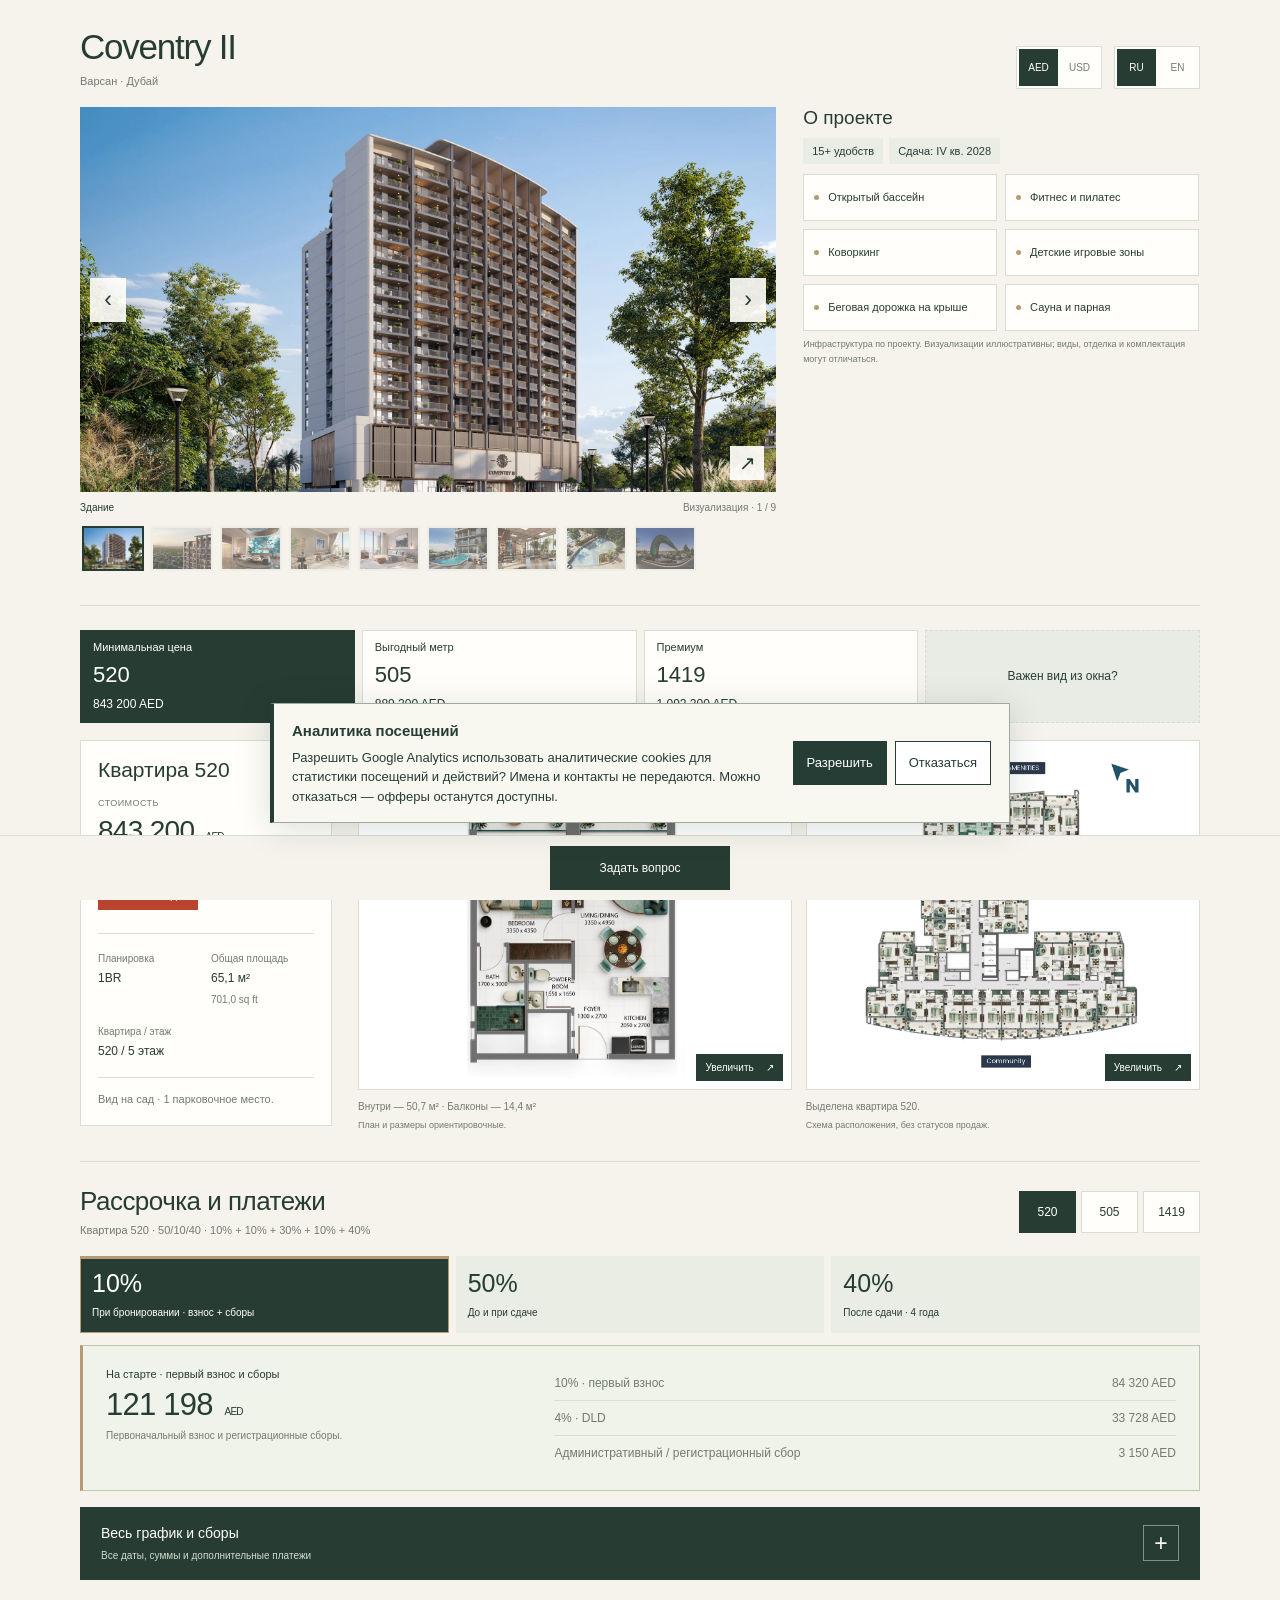
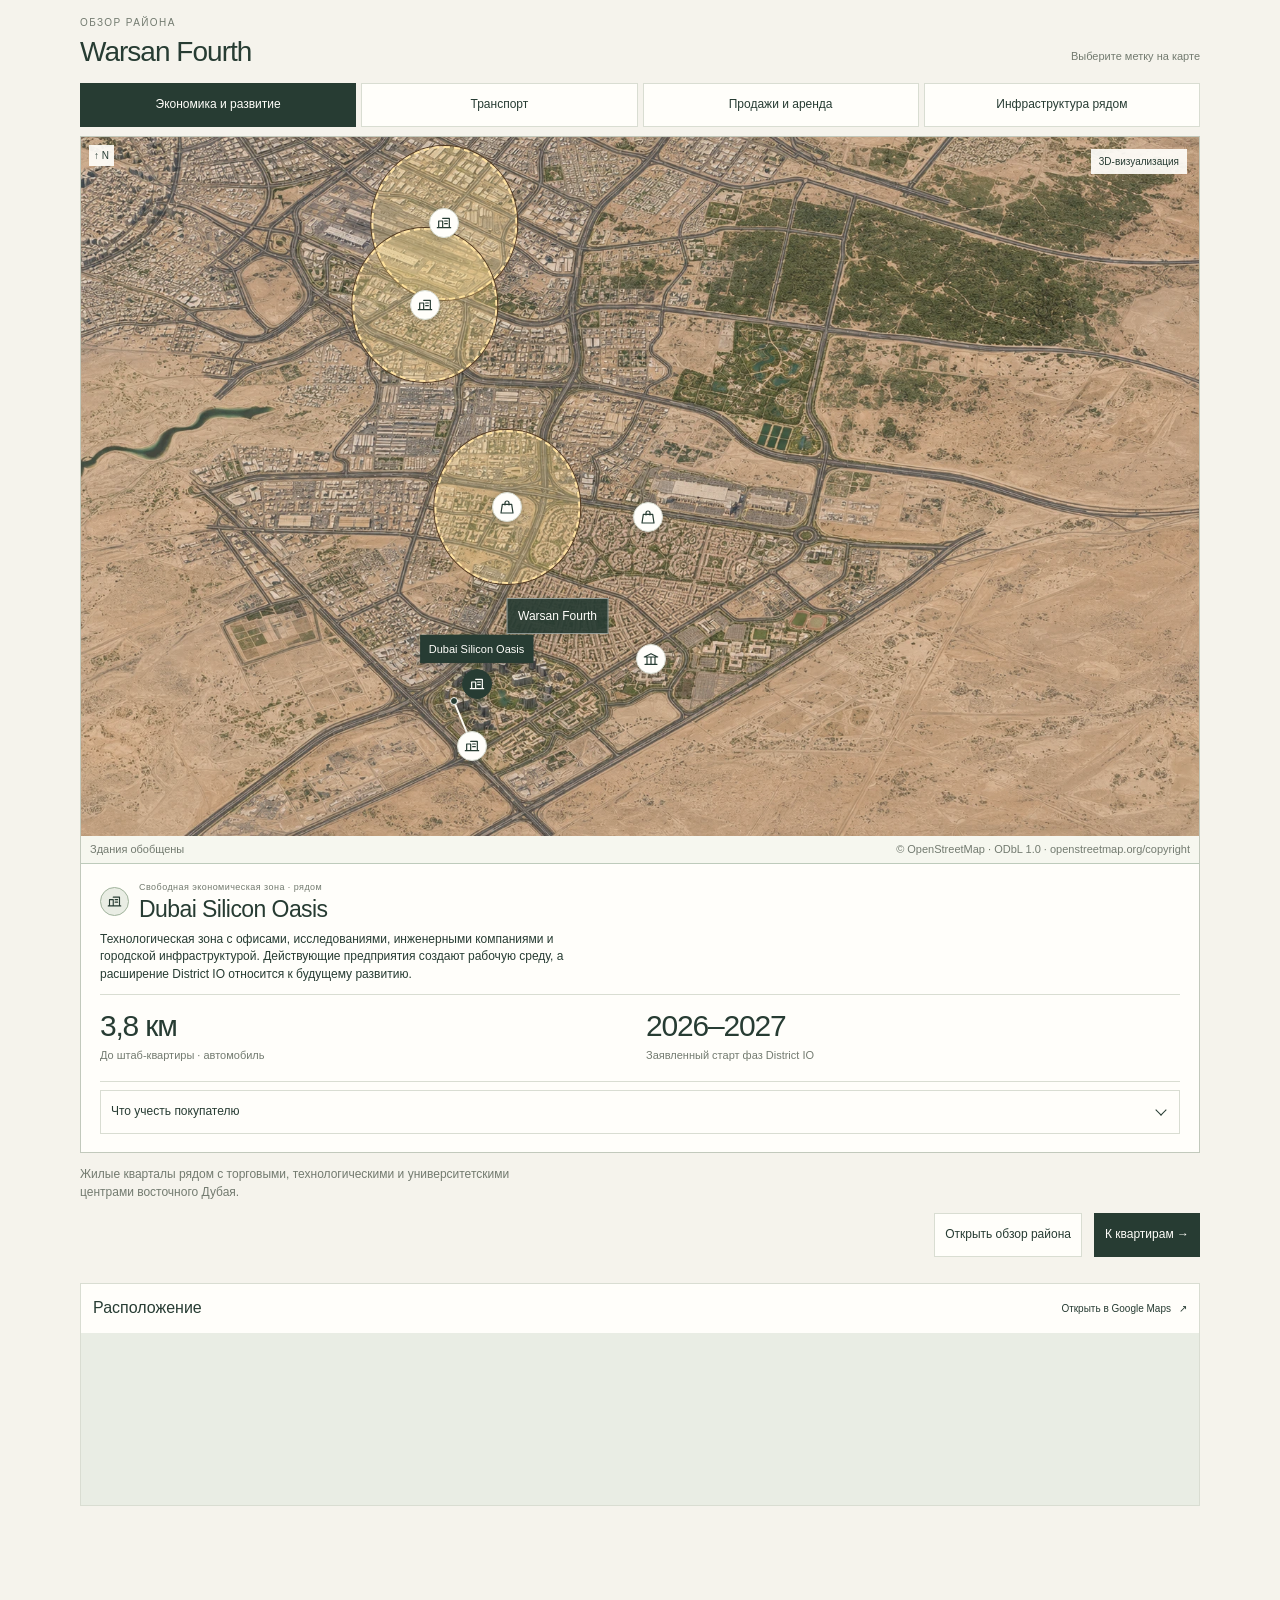
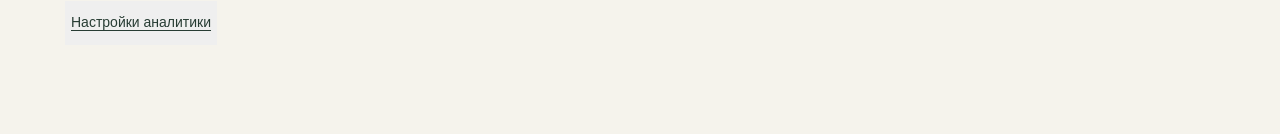
<file: coventry-2-414-520-303-v01/index.html>
<!doctype html>
<html lang="ru"><head><meta charset="utf-8"><meta name="viewport" content="width=device-width,initial-scale=1"><title>Индивидуальное предложение · Coventry II</title>
<!-- PREVIEW METADATA: статический HTML; заполнить при сборке до публикации, не через JavaScript. -->
<meta name="description" content="Планировки, стоимость и условия оплаты.">
<link rel="canonical" href="https://aliaksandrtrus.github.io/offers/coventry-2-414-520-303-v01/">
<meta property="og:title" content="Индивидуальное предложение · Coventry II">
<meta property="og:description" content="Планировки, стоимость и условия оплаты.">
<meta property="og:type" content="website">
<meta property="og:url" content="https://aliaksandrtrus.github.io/offers/coventry-2-414-520-303-v01/">
<meta property="og:image" content="https://aliaksandrtrus.github.io/offers/coventry-2-414-520-303-v01/images/cover-coventry-2-v01.jpg">
<meta property="og:image:type" content="image/jpeg">
<meta property="og:image:width" content="1200">
<meta property="og:image:height" content="630">
<meta property="og:image:alt" content="Coventry II · визуализация проекта">
<!-- ДАННЫЕ ОФЕРА: заполняйте этот JSON по новым источникам; статическое превью отдельно заполните в PREVIEW METADATA в head. Пустые значения не наследуются из эталона. Внутренние сведения здесь не хранить. -->
<script id="offer-data" type="application/json">{
  "schemaVersion": 1,
  "project": {
    "name": "Coventry II",
    "location": {
      "ru": "Варсан · Дубай",
      "en": "Warsan · Dubai"
    },
    "counts": [
      {
        "ru": "15+ удобств",
        "en": "15+ amenities"
      }
    ],
    "amenities": [
      {
        "ru": "Открытый бассейн",
        "en": "Outdoor swimming pool"
      },
      {
        "ru": "Фитнес и пилатес",
        "en": "Gym and Pilates"
      },
      {
        "ru": "Коворкинг",
        "en": "Co-working space"
      },
      {
        "ru": "Детские игровые зоны",
        "en": "Kids’ play areas"
      },
      {
        "ru": "Беговая дорожка на крыше",
        "en": "Rooftop jogging track"
      },
      {
        "ru": "Сауна и парная",
        "en": "Sauna and steam room"
      }
    ],
    "amenitiesNote": {
      "ru": "Инфраструктура по проекту. Визуализации иллюстративны; виды, отделка и комплектация могут отличаться.",
      "en": "Planned project amenities. Renderings are illustrative; views, finishes and furnishings may differ."
    },
    "areaIntro": {
      "ru": "Район Варсан, с доступом к Sheikh Mohammed Bin Zayed Road и Ras Al Khor Road.",
      "en": "Warsan, with access to Sheikh Mohammed Bin Zayed Road and Ras Al Khor Road."
    },
    "nearby": [
      {
        "name": "Dubai Silicon Oasis",
        "travel": {
          "ru": "≈ 8 мин",
          "en": "≈ 8 min"
        }
      },
      {
        "name": "Dubai Safari Park",
        "travel": {
          "ru": "≈ 13 мин",
          "en": "≈ 13 min"
        }
      },
      {
        "name": "Repton School",
        "travel": {
          "ru": "≈ 15 мин",
          "en": "≈ 15 min"
        }
      },
      {
        "name": "Dubai Festival City Mall",
        "travel": {
          "ru": "≈ 15 мин",
          "en": "≈ 15 min"
        }
      }
    ],
    "nearbyNote": {
      "ru": "Время в пути — ориентиры из брошюры проекта.",
      "en": "Indicative travel times from the project brochure."
    },
    "handover": {
      "label": {
        "ru": "Плановая сдача",
        "en": "Planned handover"
      },
      "value": {
        "ru": "IV кв. 2028",
        "en": "Q4 2028"
      }
    }
  },
  "currency": {
    "base": "AED"
  },
  "gallery": [
    {
      "src": "images/hero.webp",
      "caption": {
        "ru": "Здание",
        "en": "Building"
      },
      "kind": {
        "ru": "Визуализация",
        "en": "Rendering"
      }
    },
    {
      "src": "images/facade.webp",
      "caption": {
        "ru": "Фасад",
        "en": "Facade"
      },
      "kind": {
        "ru": "Визуализация",
        "en": "Rendering"
      }
    },
    {
      "src": "images/lobby.webp",
      "caption": {
        "ru": "Лобби",
        "en": "Lobby"
      },
      "kind": {
        "ru": "Визуализация",
        "en": "Rendering"
      }
    },
    {
      "src": "images/living.webp",
      "caption": {
        "ru": "Гостиная · типовой интерьер 1BR",
        "en": "Living room · illustrative 1BR interior"
      },
      "kind": {
        "ru": "Визуализация",
        "en": "Rendering"
      }
    },
    {
      "src": "images/bedroom.webp",
      "caption": {
        "ru": "Спальня · типовой интерьер 1BR",
        "en": "Bedroom · illustrative 1BR interior"
      },
      "kind": {
        "ru": "Визуализация",
        "en": "Rendering"
      }
    },
    {
      "src": "images/pool.webp",
      "caption": {
        "ru": "Открытый бассейн",
        "en": "Outdoor pool"
      },
      "kind": {
        "ru": "Визуализация",
        "en": "Rendering"
      }
    },
    {
      "src": "images/gym.webp",
      "caption": {
        "ru": "Фитнес-зал",
        "en": "Gym"
      },
      "kind": {
        "ru": "Визуализация",
        "en": "Rendering"
      }
    },
    {
      "src": "images/kids.webp",
      "caption": {
        "ru": "Детская водная зона",
        "en": "Kids’ splash area"
      },
      "kind": {
        "ru": "Визуализация",
        "en": "Rendering"
      }
    },
    {
      "src": "images/rooftop.webp",
      "caption": {
        "ru": "Беговая дорожка на крыше",
        "en": "Rooftop jogging track"
      },
      "kind": {
        "ru": "Визуализация",
        "en": "Rendering"
      }
    }
  ],
  "units": [
    {
      "id": "520",
      "title": {
        "ru": "Квартира 520",
        "en": "Apartment 520"
      },
      "choiceArea": {
        "ru": "701 sq ft",
        "en": "701 sq ft"
      },
      "choiceSubtitle": {
        "ru": "1BR",
        "en": "1BR"
      },
      "price": 843200,
      "facts": [
        {
          "label": {
            "ru": "Планировка",
            "en": "Layout"
          },
          "value": {
            "ru": "1BR",
            "en": "1BR"
          }
        },
        {
          "label": {
            "ru": "Общая площадь",
            "en": "Total area"
          },
          "value": {
            "ru": "65,13 м²",
            "en": "65.13 m²"
          },
          "secondary": {
            "ru": "701 sq ft",
            "en": "701 sq ft"
          }
        },
        {
          "label": {
            "ru": "Квартира / этаж",
            "en": "Apartment / floor"
          },
          "value": {
            "ru": "520 / 5 этаж",
            "en": "520 / 5th floor"
          }
        }
      ],
      "view": {
        "ru": "Вид на сад · 1 парковочное место.",
        "en": "Garden view · 1 parking space."
      },
      "plans": {
        "unit": {
          "src": "images/plan-520.webp",
          "caption": {
            "ru": "Квартира 520 · индивидуальный план",
            "en": "Apartment 520 · individual plan"
          },
          "alt": {
            "ru": "Квартира 520 · индивидуальный план",
            "en": "Apartment 520 · individual plan"
          },
          "width": 615,
          "height": 910,
          "note": {
            "ru": "Внутри — 50,73 м² · Балконы — 14,40 м²",
            "en": "Internal area — 50.73 m² · Balconies — 14.40 m²"
          },
          "secondaryNote": {
            "ru": "План и размеры ориентировочные.",
            "en": "Indicative plan and dimensions."
          }
        },
        "floor": {
          "src": "images/floor-520.svg",
          "caption": {
            "ru": "Квартира 520 · схема типового этажа",
            "en": "Apartment 520 · typical-floor layout"
          },
          "alt": {
            "ru": "План этажа: контур, стрелка и номер выделяют квартиру 520",
            "en": "Floor plan: outline, arrow and number identify apartment 520"
          },
          "width": 2470,
          "height": 2281,
          "note": {
            "ru": "Выделена квартира 520.",
            "en": "Apartment 520 is highlighted."
          },
          "secondaryNote": {
            "ru": "Схема расположения, без статусов продаж.",
            "en": "Location plan; availability is not shown."
          },
          "selection": {
            "unitId": "520",
            "method": "svg"
          }
        }
      },
      "payments": {
        "summary": {
          "ru": "50/10/40 · 10% + 10% + 30% + 10% + 40%",
          "en": "50/10/40 · 10% + 10% + 30% + 10% + 40%"
        },
        "stages": [
          {
            "label": {
              "ru": "10%",
              "en": "10%"
            },
            "subtitle": {
              "ru": "При бронировании · взнос + сборы",
              "en": "On reservation · down payment + fees"
            },
            "title": {
              "ru": "На старте · первый взнос и сборы",
              "en": "Initial payment and fees"
            },
            "amount": 121198,
            "note": {
              "ru": "Первоначальный взнос и регистрационные сборы.",
              "en": "Down payment and registration charges."
            },
            "rows": [
              {
                "label": {
                  "ru": "10% · первый взнос",
                  "en": "10% · down payment"
                },
                "amount": 84320
              },
              {
                "label": {
                  "ru": "4% · DLD",
                  "en": "4% · DLD"
                },
                "amount": 33728
              },
              {
                "label": {
                  "ru": "Административный / регистрационный сбор",
                  "en": "Administration / registration fee"
                },
                "amount": 3150
              }
            ]
          },
          {
            "label": {
              "ru": "50%",
              "en": "50%"
            },
            "subtitle": {
              "ru": "До и при сдаче",
              "en": "Before and on handover"
            },
            "title": {
              "ru": "Четыре платежа по графику",
              "en": "Four scheduled payments"
            },
            "amount": 421600,
            "note": {
              "ru": "10% через 30 дней, 15% в сентябре 2027, 15% в мае 2028 и 10% при сдаче в декабре 2028.",
              "en": "10% after 30 days, 15% in Sep 2027, 15% in May 2028 and 10% on handover in Dec 2028."
            },
            "rows": [
              {
                "label": {
                  "ru": "Через 30 дней после первого взноса · 10%",
                  "en": "30 days after down payment · 10%"
                },
                "amount": 84320
              },
              {
                "label": {
                  "ru": "Сентябрь 2027 · 15%",
                  "en": "Sep 2027 · 15%"
                },
                "amount": 126480
              },
              {
                "label": {
                  "ru": "Май 2028 · 15%",
                  "en": "May 2028 · 15%"
                },
                "amount": 126480
              },
              {
                "label": {
                  "ru": "При сдаче · декабрь 2028 · 10%",
                  "en": "On handover · Dec 2028 · 10%"
                },
                "amount": 84320
              }
            ]
          },
          {
            "label": {
              "ru": "40%",
              "en": "40%"
            },
            "subtitle": {
              "ru": "После сдачи · 4 года",
              "en": "After handover · 4 years"
            },
            "title": {
              "ru": "Раз в год · 10% цены",
              "en": "Once a year · 10% of the price"
            },
            "amount": 84320,
            "note": [
              {
                "text": {
                  "ru": "4 ежегодных платежа. Всего после сдачи — ",
                  "en": "4 annual payments. Total after handover — "
                }
              },
              {
                "amount": 337280
              },
              {
                "text": {
                  "ru": ".",
                  "en": "."
                }
              }
            ],
            "intro": {
              "ru": "С декабря 2029 по декабрь 2032.",
              "en": "From December 2029 to December 2032."
            },
            "rows": [
              {
                "label": {
                  "ru": "Декабрь 2029 · 10%",
                  "en": "Dec 2029 · 10%"
                },
                "amount": 84320
              },
              {
                "label": {
                  "ru": "Декабрь 2030 · 10%",
                  "en": "Dec 2030 · 10%"
                },
                "amount": 84320
              },
              {
                "label": {
                  "ru": "Декабрь 2031 · 10%",
                  "en": "Dec 2031 · 10%"
                },
                "amount": 84320
              },
              {
                "label": {
                  "ru": "Декабрь 2032 · 10%",
                  "en": "Dec 2032 · 10%"
                },
                "amount": 84320
              }
            ]
          }
        ],
        "extra": "",
        "schedule": [
          {
            "label": {
              "ru": "При бронировании",
              "en": "On reservation"
            },
            "amount": 84320,
            "share": {
              "ru": "10%",
              "en": "10%"
            }
          },
          {
            "label": {
              "ru": "При бронировании · DLD",
              "en": "On reservation · DLD"
            },
            "share": {
              "ru": "4% отдельно",
              "en": "4% extra"
            },
            "amount": 33728
          },
          {
            "label": {
              "ru": "Admin / регистрация",
              "en": "Admin / registration"
            },
            "share": {
              "ru": "Отдельно",
              "en": "Extra"
            },
            "amount": 3150
          },
          {
            "label": {
              "ru": "Через 30 дней после первого взноса",
              "en": "30 days after down payment"
            },
            "share": {
              "ru": "10%",
              "en": "10%"
            },
            "amount": 84320
          },
          {
            "label": {
              "ru": "Сентябрь 2027",
              "en": "Sep 2027"
            },
            "amount": 126480,
            "share": {
              "ru": "15%",
              "en": "15%"
            }
          },
          {
            "label": {
              "ru": "Май 2028",
              "en": "May 2028"
            },
            "amount": 126480,
            "share": {
              "ru": "15%",
              "en": "15%"
            }
          },
          {
            "label": {
              "ru": "При сдаче · декабрь 2028",
              "en": "On handover · Dec 2028"
            },
            "amount": 84320,
            "share": {
              "ru": "10%",
              "en": "10%"
            }
          },
          {
            "label": {
              "ru": "Декабрь 2029",
              "en": "Dec 2029"
            },
            "amount": 84320,
            "share": {
              "ru": "10%",
              "en": "10%"
            }
          },
          {
            "label": {
              "ru": "Декабрь 2030",
              "en": "Dec 2030"
            },
            "amount": 84320,
            "share": {
              "ru": "10%",
              "en": "10%"
            }
          },
          {
            "label": {
              "ru": "Декабрь 2031",
              "en": "Dec 2031"
            },
            "amount": 84320,
            "share": {
              "ru": "10%",
              "en": "10%"
            }
          },
          {
            "label": {
              "ru": "Декабрь 2032",
              "en": "Dec 2032"
            },
            "amount": 84320,
            "share": {
              "ru": "10%",
              "en": "10%"
            }
          }
        ],
        "terms": [
          {
            "text": {
              "ru": "10% + 10% через 30 дней + 15% в сентябре 2027 + 15% в мае 2028 + 10% при сдаче + 4 × 10% ежегодно после сдачи = 100% цены. DLD 4% и admin ",
              "en": "10% + 10% after 30 days + 15% in Sep 2027 + 15% in May 2028 + 10% on handover + 4 × 10% annually after handover = 100% of the price. DLD 4% and administration fee "
            }
          },
          {
            "amount": 3150
          },
          {
            "text": {
              "ru": " оплачиваются отдельно. Сроки ориентировочные; условия уточняются перед бронированием.",
              "en": " are extra. Dates are indicative; terms are reconfirmed before reservation."
            }
          }
        ]
      },
      "selection": {
        "category": "minimum_price",
        "totalAreaM2": 65.12503104,
        "totalAreaSqft": 701
      }
    },
    {
      "id": "505",
      "title": {
        "ru": "Квартира 505",
        "en": "Apartment 505"
      },
      "price": 889200,
      "choiceArea": {
        "ru": "770 sq ft",
        "en": "770 sq ft"
      },
      "choiceSubtitle": {
        "ru": "1BR",
        "en": "1BR"
      },
      "selection": {
        "category": "value_per_m2",
        "totalAreaM2": 71.5353408,
        "totalAreaSqft": 770
      },
      "facts": [
        {
          "label": {
            "ru": "Планировка",
            "en": "Layout"
          },
          "value": {
            "ru": "1BR",
            "en": "1BR"
          }
        },
        {
          "label": {
            "ru": "Общая площадь",
            "en": "Total area"
          },
          "value": {
            "ru": "71,54 м²",
            "en": "71.54 m²"
          },
          "secondary": {
            "ru": "770 sq ft",
            "en": "770 sq ft"
          }
        },
        {
          "label": {
            "ru": "Квартира / этаж",
            "en": "Apartment / floor"
          },
          "value": {
            "ru": "505 / 5 этаж",
            "en": "505 / 5th floor"
          }
        }
      ],
      "view": {
        "ru": "Вид на сообщество — по списку наличия.",
        "en": "Community view, according to the inventory."
      },
      "plans": {
        "unit": {
          "src": "images/cov-plan-505.webp",
          "caption": {
            "ru": "Квартира 505 · планировка",
            "en": "Apartment 505 · layout"
          },
          "alt": {
            "ru": "Квартира 505 · планировка",
            "en": "Apartment 505 · layout"
          },
          "width": 1115,
          "height": 1090,
          "note": {
            "ru": "План и размеры ориентировочные.",
            "en": "Layout and dimensions are indicative."
          }
        },
        "floor": {
          "src": "images/cov-floor-505.svg",
          "caption": {
            "ru": "Квартира 505 · план этажа",
            "en": "Apartment 505 · floor plan"
          },
          "alt": {
            "ru": "Квартира 505 · расположение на этаже",
            "en": "Apartment 505 · location on floor"
          },
          "width": 950,
          "height": 1020,
          "selection": {
            "unitId": "505",
            "method": "svg"
          },
          "secondaryNote": {
            "ru": "Схема расположения, без статусов продаж.",
            "en": "Location diagram; no sales status implied."
          }
        }
      },
      "payments": {
        "summary": {
          "ru": "50/10/40 · 10% + 10% + 30% + 10% + 40%",
          "en": "50/10/40 · 10% + 10% + 30% + 10% + 40%"
        },
        "stages": [
          {
            "label": {
              "ru": "10%",
              "en": "10%"
            },
            "subtitle": {
              "ru": "При бронировании · взнос + сборы",
              "en": "On reservation · down payment + fees"
            },
            "title": {
              "ru": "На старте · первый взнос и сборы",
              "en": "Initial payment and fees"
            },
            "amount": 127638,
            "note": {
              "ru": "Первоначальный взнос и регистрационные сборы.",
              "en": "Down payment and registration charges."
            },
            "rows": [
              {
                "label": {
                  "ru": "10% · первый взнос",
                  "en": "10% · down payment"
                },
                "amount": 88920
              },
              {
                "label": {
                  "ru": "4% · DLD",
                  "en": "4% · DLD"
                },
                "amount": 35568
              },
              {
                "label": {
                  "ru": "Административный / регистрационный сбор",
                  "en": "Administration / registration fee"
                },
                "amount": 3150
              }
            ]
          },
          {
            "label": {
              "ru": "50%",
              "en": "50%"
            },
            "subtitle": {
              "ru": "До и при сдаче",
              "en": "Before and on handover"
            },
            "title": {
              "ru": "Четыре платежа по графику",
              "en": "Four scheduled payments"
            },
            "amount": 444600,
            "note": {
              "ru": "10% через 30 дней, 15% в сентябре 2027, 15% в мае 2028 и 10% при сдаче в декабре 2028.",
              "en": "10% after 30 days, 15% in Sep 2027, 15% in May 2028 and 10% on handover in Dec 2028."
            },
            "rows": [
              {
                "label": {
                  "ru": "Через 30 дней после первого взноса · 10%",
                  "en": "30 days after down payment · 10%"
                },
                "amount": 88920
              },
              {
                "label": {
                  "ru": "Сентябрь 2027 · 15%",
                  "en": "Sep 2027 · 15%"
                },
                "amount": 133380
              },
              {
                "label": {
                  "ru": "Май 2028 · 15%",
                  "en": "May 2028 · 15%"
                },
                "amount": 133380
              },
              {
                "label": {
                  "ru": "При сдаче · декабрь 2028 · 10%",
                  "en": "On handover · Dec 2028 · 10%"
                },
                "amount": 88920
              }
            ]
          },
          {
            "label": {
              "ru": "40%",
              "en": "40%"
            },
            "subtitle": {
              "ru": "После сдачи · 4 года",
              "en": "After handover · 4 years"
            },
            "title": {
              "ru": "Раз в год · 10% цены",
              "en": "Once a year · 10% of the price"
            },
            "amount": 88920,
            "note": [
              {
                "text": {
                  "ru": "4 ежегодных платежа. Всего после сдачи — ",
                  "en": "4 annual payments. Total after handover — "
                }
              },
              {
                "amount": 355680
              },
              {
                "text": {
                  "ru": ".",
                  "en": "."
                }
              }
            ],
            "intro": {
              "ru": "С декабря 2029 по декабрь 2032.",
              "en": "From December 2029 to December 2032."
            },
            "rows": [
              {
                "label": {
                  "ru": "Декабрь 2029 · 10%",
                  "en": "Dec 2029 · 10%"
                },
                "amount": 88920
              },
              {
                "label": {
                  "ru": "Декабрь 2030 · 10%",
                  "en": "Dec 2030 · 10%"
                },
                "amount": 88920
              },
              {
                "label": {
                  "ru": "Декабрь 2031 · 10%",
                  "en": "Dec 2031 · 10%"
                },
                "amount": 88920
              },
              {
                "label": {
                  "ru": "Декабрь 2032 · 10%",
                  "en": "Dec 2032 · 10%"
                },
                "amount": 88920
              }
            ]
          }
        ],
        "extra": "",
        "schedule": [
          {
            "label": {
              "ru": "При бронировании",
              "en": "On reservation"
            },
            "amount": 88920,
            "share": {
              "ru": "10%",
              "en": "10%"
            }
          },
          {
            "label": {
              "ru": "При бронировании · DLD",
              "en": "On reservation · DLD"
            },
            "share": {
              "ru": "4% отдельно",
              "en": "4% extra"
            },
            "amount": 35568
          },
          {
            "label": {
              "ru": "Admin / регистрация",
              "en": "Admin / registration"
            },
            "share": {
              "ru": "Отдельно",
              "en": "Extra"
            },
            "amount": 3150
          },
          {
            "label": {
              "ru": "Через 30 дней после первого взноса",
              "en": "30 days after down payment"
            },
            "share": {
              "ru": "10%",
              "en": "10%"
            },
            "amount": 88920
          },
          {
            "label": {
              "ru": "Сентябрь 2027",
              "en": "Sep 2027"
            },
            "amount": 133380,
            "share": {
              "ru": "15%",
              "en": "15%"
            }
          },
          {
            "label": {
              "ru": "Май 2028",
              "en": "May 2028"
            },
            "amount": 133380,
            "share": {
              "ru": "15%",
              "en": "15%"
            }
          },
          {
            "label": {
              "ru": "При сдаче · декабрь 2028",
              "en": "On handover · Dec 2028"
            },
            "amount": 88920,
            "share": {
              "ru": "10%",
              "en": "10%"
            }
          },
          {
            "label": {
              "ru": "Декабрь 2029",
              "en": "Dec 2029"
            },
            "amount": 88920,
            "share": {
              "ru": "10%",
              "en": "10%"
            }
          },
          {
            "label": {
              "ru": "Декабрь 2030",
              "en": "Dec 2030"
            },
            "amount": 88920,
            "share": {
              "ru": "10%",
              "en": "10%"
            }
          },
          {
            "label": {
              "ru": "Декабрь 2031",
              "en": "Dec 2031"
            },
            "amount": 88920,
            "share": {
              "ru": "10%",
              "en": "10%"
            }
          },
          {
            "label": {
              "ru": "Декабрь 2032",
              "en": "Dec 2032"
            },
            "amount": 88920,
            "share": {
              "ru": "10%",
              "en": "10%"
            }
          }
        ],
        "terms": [
          {
            "text": {
              "ru": "10% + 10% через 30 дней + 15% в сентябре 2027 + 15% в мае 2028 + 10% при сдаче + 4 × 10% ежегодно после сдачи = 100% цены. DLD 4% и admin ",
              "en": "10% + 10% after 30 days + 15% in Sep 2027 + 15% in May 2028 + 10% on handover + 4 × 10% annually after handover = 100% of the price. DLD 4% and administration fee "
            }
          },
          {
            "amount": 3150
          },
          {
            "text": {
              "ru": " оплачиваются отдельно. Сроки ориентировочные; условия уточняются перед бронированием.",
              "en": " are extra. Dates are indicative; terms are reconfirmed before reservation."
            }
          }
        ]
      }
    },
    {
      "id": "1419",
      "title": {
        "ru": "Квартира 1419",
        "en": "Apartment 1419"
      },
      "price": 1092200,
      "choiceArea": {
        "ru": "864 sq ft",
        "en": "864 sq ft"
      },
      "choiceSubtitle": {
        "ru": "1BR",
        "en": "1BR"
      },
      "selection": {
        "category": "premium",
        "totalAreaM2": 80.26822656,
        "totalAreaSqft": 864
      },
      "facts": [
        {
          "label": {
            "ru": "Планировка",
            "en": "Layout"
          },
          "value": {
            "ru": "1BR",
            "en": "1BR"
          }
        },
        {
          "label": {
            "ru": "Общая площадь",
            "en": "Total area"
          },
          "value": {
            "ru": "80,27 м²",
            "en": "80.27 m²"
          },
          "secondary": {
            "ru": "864 sq ft",
            "en": "864 sq ft"
          }
        },
        {
          "label": {
            "ru": "Квартира / этаж",
            "en": "Apartment / floor"
          },
          "value": {
            "ru": "1419 / 14 этаж",
            "en": "1419 / 14th floor"
          }
        }
      ],
      "view": {
        "ru": "Вид на сад — по списку наличия.",
        "en": "Garden view, according to the inventory."
      },
      "plans": {
        "unit": {
          "src": "images/cov-plan-1419.webp",
          "caption": {
            "ru": "Квартира 1419 · планировка",
            "en": "Apartment 1419 · layout"
          },
          "alt": {
            "ru": "Квартира 1419 · планировка",
            "en": "Apartment 1419 · layout"
          },
          "width": 1115,
          "height": 1090,
          "note": {
            "ru": "Типовая схема, применимая к этой квартире; размеры ориентировочные.",
            "en": "Applicable typical layout; dimensions are indicative."
          }
        },
        "floor": {
          "src": "images/cov-floor-1419.svg",
          "caption": {
            "ru": "Квартира 1419 · план этажа",
            "en": "Apartment 1419 · floor plan"
          },
          "alt": {
            "ru": "Квартира 1419 · план этажа",
            "en": "Apartment 1419 · floor plan"
          },
          "width": 950,
          "height": 1020,
          "selection": {
            "unitId": "1419",
            "method": "svg"
          },
          "secondaryNote": {
            "ru": "Схема расположения, без статусов продаж.",
            "en": "Location diagram; no sales status implied."
          },
          "note": {
            "ru": "Типовая схема, применимая к этой квартире; размеры ориентировочные.",
            "en": "Applicable typical layout; dimensions are indicative."
          }
        }
      },
      "payments": {
        "summary": {
          "ru": "50/10/40 · 10% + 10% + 30% + 10% + 40%",
          "en": "50/10/40 · 10% + 10% + 30% + 10% + 40%"
        },
        "stages": [
          {
            "label": {
              "ru": "10%",
              "en": "10%"
            },
            "subtitle": {
              "ru": "При бронировании · взнос + сборы",
              "en": "On reservation · down payment + fees"
            },
            "title": {
              "ru": "На старте · первый взнос и сборы",
              "en": "Initial payment and fees"
            },
            "amount": 156058,
            "note": {
              "ru": "Первоначальный взнос и регистрационные сборы.",
              "en": "Down payment and registration charges."
            },
            "rows": [
              {
                "label": {
                  "ru": "10% · первый взнос",
                  "en": "10% · down payment"
                },
                "amount": 109220
              },
              {
                "label": {
                  "ru": "4% · DLD",
                  "en": "4% · DLD"
                },
                "amount": 43688
              },
              {
                "label": {
                  "ru": "Административный / регистрационный сбор",
                  "en": "Administration / registration fee"
                },
                "amount": 3150
              }
            ]
          },
          {
            "label": {
              "ru": "50%",
              "en": "50%"
            },
            "subtitle": {
              "ru": "До и при сдаче",
              "en": "Before and on handover"
            },
            "title": {
              "ru": "Четыре платежа по графику",
              "en": "Four scheduled payments"
            },
            "amount": 546100,
            "note": {
              "ru": "10% через 30 дней, 15% в сентябре 2027, 15% в мае 2028 и 10% при сдаче в декабре 2028.",
              "en": "10% after 30 days, 15% in Sep 2027, 15% in May 2028 and 10% on handover in Dec 2028."
            },
            "rows": [
              {
                "label": {
                  "ru": "Через 30 дней после первого взноса · 10%",
                  "en": "30 days after down payment · 10%"
                },
                "amount": 109220
              },
              {
                "label": {
                  "ru": "Сентябрь 2027 · 15%",
                  "en": "Sep 2027 · 15%"
                },
                "amount": 163830
              },
              {
                "label": {
                  "ru": "Май 2028 · 15%",
                  "en": "May 2028 · 15%"
                },
                "amount": 163830
              },
              {
                "label": {
                  "ru": "При сдаче · декабрь 2028 · 10%",
                  "en": "On handover · Dec 2028 · 10%"
                },
                "amount": 109220
              }
            ]
          },
          {
            "label": {
              "ru": "40%",
              "en": "40%"
            },
            "subtitle": {
              "ru": "После сдачи · 4 года",
              "en": "After handover · 4 years"
            },
            "title": {
              "ru": "Раз в год · 10% цены",
              "en": "Once a year · 10% of the price"
            },
            "amount": 109220,
            "note": [
              {
                "text": {
                  "ru": "4 ежегодных платежа. Всего после сдачи — ",
                  "en": "4 annual payments. Total after handover — "
                }
              },
              {
                "amount": 436880
              },
              {
                "text": {
                  "ru": ".",
                  "en": "."
                }
              }
            ],
            "intro": {
              "ru": "С декабря 2029 по декабрь 2032.",
              "en": "From December 2029 to December 2032."
            },
            "rows": [
              {
                "label": {
                  "ru": "Декабрь 2029 · 10%",
                  "en": "Dec 2029 · 10%"
                },
                "amount": 109220
              },
              {
                "label": {
                  "ru": "Декабрь 2030 · 10%",
                  "en": "Dec 2030 · 10%"
                },
                "amount": 109220
              },
              {
                "label": {
                  "ru": "Декабрь 2031 · 10%",
                  "en": "Dec 2031 · 10%"
                },
                "amount": 109220
              },
              {
                "label": {
                  "ru": "Декабрь 2032 · 10%",
                  "en": "Dec 2032 · 10%"
                },
                "amount": 109220
              }
            ]
          }
        ],
        "extra": "",
        "schedule": [
          {
            "label": {
              "ru": "При бронировании",
              "en": "On reservation"
            },
            "amount": 109220,
            "share": {
              "ru": "10%",
              "en": "10%"
            }
          },
          {
            "label": {
              "ru": "При бронировании · DLD",
              "en": "On reservation · DLD"
            },
            "share": {
              "ru": "4% отдельно",
              "en": "4% extra"
            },
            "amount": 43688
          },
          {
            "label": {
              "ru": "Admin / регистрация",
              "en": "Admin / registration"
            },
            "share": {
              "ru": "Отдельно",
              "en": "Extra"
            },
            "amount": 3150
          },
          {
            "label": {
              "ru": "Через 30 дней после первого взноса",
              "en": "30 days after down payment"
            },
            "share": {
              "ru": "10%",
              "en": "10%"
            },
            "amount": 109220
          },
          {
            "label": {
              "ru": "Сентябрь 2027",
              "en": "Sep 2027"
            },
            "amount": 163830,
            "share": {
              "ru": "15%",
              "en": "15%"
            }
          },
          {
            "label": {
              "ru": "Май 2028",
              "en": "May 2028"
            },
            "amount": 163830,
            "share": {
              "ru": "15%",
              "en": "15%"
            }
          },
          {
            "label": {
              "ru": "При сдаче · декабрь 2028",
              "en": "On handover · Dec 2028"
            },
            "amount": 109220,
            "share": {
              "ru": "10%",
              "en": "10%"
            }
          },
          {
            "label": {
              "ru": "Декабрь 2029",
              "en": "Dec 2029"
            },
            "amount": 109220,
            "share": {
              "ru": "10%",
              "en": "10%"
            }
          },
          {
            "label": {
              "ru": "Декабрь 2030",
              "en": "Dec 2030"
            },
            "amount": 109220,
            "share": {
              "ru": "10%",
              "en": "10%"
            }
          },
          {
            "label": {
              "ru": "Декабрь 2031",
              "en": "Dec 2031"
            },
            "amount": 109220,
            "share": {
              "ru": "10%",
              "en": "10%"
            }
          },
          {
            "label": {
              "ru": "Декабрь 2032",
              "en": "Dec 2032"
            },
            "amount": 109220,
            "share": {
              "ru": "10%",
              "en": "10%"
            }
          }
        ],
        "terms": [
          {
            "text": {
              "ru": "10% + 10% через 30 дней + 15% в сентябре 2027 + 15% в мае 2028 + 10% при сдаче + 4 × 10% ежегодно после сдачи = 100% цены. DLD 4% и admin ",
              "en": "10% + 10% after 30 days + 15% in Sep 2027 + 15% in May 2028 + 10% on handover + 4 × 10% annually after handover = 100% of the price. DLD 4% and administration fee "
            }
          },
          {
            "amount": 3150
          },
          {
            "text": {
              "ru": " оплачиваются отдельно. Сроки ориентировочные; условия уточняются перед бронированием.",
              "en": " are extra. Dates are indicative; terms are reconfirmed before reservation."
            }
          }
        ]
      }
    }
  ],
  "map": {
    "embedUrl": "https://www.google.com/maps?q=25.1452965%2C55.4035255&z=17&output=embed",
    "link": "https://maps.app.goo.gl/4GwkF7LbBSFnrzcG7",
    "title": {
      "ru": "Coventry II · подтверждённая точка проекта",
      "en": "Coventry II · confirmed project location"
    }
  },
  "mapOmittedByRequest": false,
  "contact": {
    "projectId": "coventry",
    "publicUrl": "https://aliaksandrtrus.github.io/offers/coventry-2-414-520-303-v01/"
  },
  "selection": {
    "mode": "automatic_1br"
  }
}</script>
<style>

:root{--paper:#f5f3ec;--white:#fffefa;--ink:#273c33;--muted:#737b70;--line:#d9ddd2;--soft:#e9ede4;--sand:#b59a73;--sans:'Bahnschrift','Segoe UI','Helvetica Neue',Arial,Helvetica,sans-serif}
*{box-sizing:border-box}body{margin:0;background:var(--paper);color:var(--ink);font:14px/1.5 var(--sans);-webkit-font-smoothing:antialiased}body.viewer-open{overflow:hidden}button{font:inherit;color:inherit;cursor:pointer;border:0;-webkit-tap-highlight-color:transparent}button:disabled{opacity:.35;cursor:default}button:focus-visible,a:focus-visible,summary:focus-visible{outline:2px solid #987a4f;outline-offset:3px}[hidden]{display:none!important}img{display:block;width:100%;height:auto}h1,h2,h3,p{margin:0}h1,h2,h3{font-weight:400}.num{font-variant-numeric:lining-nums tabular-nums}.page{width:min(1120px,calc(100% - 64px));margin:28px auto 32px}.project-header{display:flex;justify-content:space-between;align-items:end;gap:20px;margin-bottom:18px}h1{font:35px/1.1 var(--sans);letter-spacing:-.035em}.location{font-size:11px;color:var(--muted);margin-top:6px}.project-header-note{font-size:10px;color:var(--muted)}
.overview-grid{display:grid;grid-template-columns:minmax(0,1.75fr) minmax(300px,1fr);gap:26px;align-items:start}.gallery,.project-aside{min-width:0}.visual-wrap{position:relative;overflow:hidden;background:#e2e6dc}.visual-open{display:block;width:100%;padding:0;background:transparent;overflow:hidden}.visual-open img{height:385px;object-fit:cover;object-position:50% 43%}.expand-mark{position:absolute;right:12px;bottom:12px;display:grid;place-items:center;width:34px;height:34px;background:rgba(255,254,250,.93);font-size:20px;pointer-events:none}.photo-arrow{position:absolute;top:calc(50% - 22px);width:36px;height:44px;display:grid;place-items:center;font-size:23px;background:rgba(255,254,250,.91)}.photo-arrow:hover{background:var(--white)}.photo-prev{left:10px}.photo-next{right:10px}.photo-caption{display:flex;justify-content:space-between;gap:12px;margin:8px 0;font-size:10px;color:var(--muted)}.photo-caption strong{font-weight:400;color:var(--ink)}.thumbs{display:flex;gap:7px;overflow-x:auto;padding:3px 2px 6px;scrollbar-width:thin;scrollbar-color:var(--line) transparent}.thumb{flex:0 0 62px;width:62px;height:45px;padding:0;background:var(--soft);border:2px solid transparent;opacity:.65}.thumb img{width:100%;height:100%;object-fit:cover}.thumb[aria-pressed=true]{border-color:var(--ink);opacity:1}.thumb:hover{opacity:1}
.project-copy{padding:0 1px}.copy-heading{font:19px/1.2 var(--sans);margin-bottom:8px}.project-counts{display:flex;gap:6px;margin-bottom:10px}.project-counts span{font-size:11px;background:var(--soft);padding:5px 9px}.project-copy p{font-size:12px;line-height:1.65;color:var(--muted)}.project-copy .copy-heading{color:var(--ink)}.district-copy{margin-top:14px;padding-top:12px;border-top:1px solid var(--line)}.project-copy .source-note{font-size:9px;margin-top:6px}.location-card{margin-top:14px;border:1px solid var(--line);background:var(--white)}.map-head{display:flex;align-items:center;justify-content:space-between;gap:10px;padding:0 12px;min-height:44px}.map-head h2{font:16px/1.2 var(--sans)}.map-link{display:inline-flex;align-items:center;gap:8px;min-height:44px;font-size:10px;text-decoration:none;color:var(--ink);flex-shrink:0}.map-link:hover{text-decoration:underline}.map-frame{height:172px;background:var(--soft);overflow:hidden}.map-frame iframe{width:100%;height:100%;border:0;display:block}
.detail-section{margin-top:28px;padding-top:24px;border-top:1px solid var(--line)}.section-head{display:flex;align-items:center;justify-content:space-between;gap:18px;margin-bottom:17px}.section-head h2{font:26px/1.2 var(--sans);letter-spacing:-.02em}.section-sub{font-size:11px;color:var(--muted);margin-top:5px}.unit-choice{width:380px;flex-shrink:0}.unit-choice-label{display:none}.unit-options{display:grid;grid-template-columns:1fr 1fr;gap:7px}.unit-option{text-align:left;border:1px solid var(--line);background:var(--white);padding:9px 12px;min-height:66px}.unit-option .unit-number{font:22px/1.15 var(--sans);display:flex;align-items:baseline;justify-content:space-between;gap:5px;margin-bottom:4px}.unit-option .unit-size{font:10px/1.4 var(--sans);white-space:nowrap}.unit-option .unit-description{font-size:10px;display:block;line-height:1.5}.unit-option[aria-pressed=true]{background:var(--ink);color:var(--white);border-color:var(--ink)}.unit-option:hover{border-color:var(--sand)}
.unit-layout{display:grid;grid-template-columns:252px minmax(0,1fr);gap:26px;align-items:start}.summary{padding:16px 17px;background:var(--white);border:1px solid var(--line);min-width:0}.summary h3{font:21px/1.2 var(--sans);margin-bottom:15px}.label{font-size:9px;letter-spacing:.05em;text-transform:uppercase;color:var(--muted)}.amount{font:28px/1.2 var(--sans);letter-spacing:-.025em;margin-top:4px;white-space:nowrap}.amount small{font:10px var(--sans);margin-left:4px}.facts{display:grid;grid-template-columns:1fr 1fr;gap:15px 10px;padding:17px 0;margin-top:16px;border-top:1px solid var(--line);border-bottom:1px solid var(--line)}.fact small{display:block;font-size:10px;color:var(--muted);margin-bottom:4px}.fact strong{display:block;font-size:12px;font-weight:400;line-height:1.45}.fact .secondary{font-size:10px;color:var(--muted)}.view{font-size:11px;line-height:1.6;padding:13px 0;color:var(--muted)}.entry{padding:11px 12px;border-left:2px solid var(--sand);background:var(--soft)}.entry-amount{font:24px/1.3 var(--sans);letter-spacing:-.02em;margin:3px 0}.entry-amount small{font:10px Arial,Helvetica,sans-serif}.entry-detail{font-size:10px;color:var(--muted);line-height:1.6}
.plans-grid{display:grid;grid-template-columns:1.1fr 1fr;gap:14px;min-width:0}.plan-card{margin:0;min-width:0}.plan-card h3{font-size:12px;margin:0 0 10px}.plan-canvas{position:relative;display:block;padding:11px;width:100%;background:white;border:1px solid var(--line)}.plan-canvas img{height:326px;object-fit:contain}.plan-zoom-label{position:absolute;right:8px;bottom:8px;font-size:10px;background:var(--ink);color:white;padding:6px 9px;display:flex;gap:12px}.plan-card figcaption{font-size:10px;line-height:1.65;color:var(--muted);margin-top:9px}.floor-note{display:block;font-size:9px;margin-top:3px}
.payment-unit-options{display:flex;gap:5px}.payment-unit-options button{border:1px solid var(--line);background:var(--white);min-height:42px;min-width:57px;font-size:12px;padding:8px 12px}.payment-unit-options button[aria-pressed=true]{background:var(--ink);color:var(--white);border-color:var(--ink)}.payment-steps{display:grid;grid-template-columns:repeat(3,1fr);gap:7px;margin-bottom:12px}.payment-step{background:var(--soft);padding:12px;min-height:77px;text-align:left;border-top:2px solid transparent}.payment-step[aria-pressed=true]{background:var(--ink);color:white;border-color:var(--sand)}.payment-step strong{font:25px/1.1 var(--sans);display:block;margin-bottom:7px}.payment-step span{display:block;font-size:10px;line-height:1.5}.payment-panel{display:grid;grid-template-columns:.8fr 1.2fr;gap:34px;background:var(--white);border:1px solid var(--line);padding:20px 23px}.panel-label{font-size:11px;color:var(--muted);margin-bottom:4px}.panel-number{font:27px/1.2 var(--sans);white-space:nowrap;letter-spacing:-.025em;margin-bottom:5px}.panel-number small{font:10px var(--sans);margin-left:4px}.panel-sub{font-size:10px;color:var(--muted);line-height:1.6;margin-bottom:7px;max-width:340px}.payment-row{display:flex;justify-content:space-between;gap:12px;font-size:12px;padding:8px 0;border-bottom:1px solid var(--line)}.payment-row:last-child{border-bottom:0}.payment-row span{color:var(--muted)}.payment-row strong{font-weight:400;white-space:nowrap}.monthly-note{font-size:11px;line-height:1.7;color:var(--muted);margin-bottom:8px}.handover-fee{font-size:11px;line-height:1.7;margin:12px 0;padding:10px 12px;background:var(--soft)}
.schedule{border:1px solid var(--ink);margin-top:16px;background:var(--white)}.schedule summary{cursor:pointer;list-style:none;min-height:71px;display:flex;justify-content:space-between;align-items:center;gap:16px;padding:15px 20px;background:var(--ink);color:var(--white)}.schedule summary::-webkit-details-marker{display:none}.schedule summary::marker{content:''}.schedule summary strong{display:block;font-size:14px;font-weight:500}.schedule summary small{display:block;font-size:10px;color:#d1dccf;line-height:1.5;margin-top:4px}.schedule summary:after{content:'+';display:grid;place-items:center;font-size:23px;border:1px solid #819287;width:34px;height:34px;flex-shrink:0}.schedule[open] summary:after{content:'−'}.schedule-content{padding:5px 19px}.schedule-table{width:100%;border-collapse:collapse;font-size:11px;margin-bottom:12px}.schedule-table th{text-align:left;font-size:10px;font-weight:400;color:var(--muted);padding:10px 4px;border-bottom:1px solid var(--line)}.schedule-table td{padding:10px 4px;border-bottom:1px solid var(--line);vertical-align:top}.schedule-table td:first-child,.schedule-table th:first-child{padding-left:0}.schedule-table td:last-child,.schedule-table th:last-child{text-align:right;padding-right:0;white-space:nowrap}.schedule-table small{display:block;font-size:9px;color:var(--muted);line-height:1.5;margin-top:2px}.terms{font-size:10px;line-height:1.7;color:var(--muted);margin-top:11px}
.viewer{width:min(1200px,calc(100vw - 32px));height:min(940px,calc(100dvh - 32px));max-width:none;max-height:none;padding:0;border:0;background:var(--paper);color:var(--ink);overflow:hidden}.viewer::backdrop{background:rgba(15,28,20,.82);backdrop-filter:blur(4px)}.viewer-bar{height:61px;display:flex;justify-content:space-between;align-items:center;gap:10px;padding:8px 15px;border-bottom:1px solid var(--line);background:var(--white)}.viewer-title{font-size:12px}.viewer-controls{display:flex;align-items:center;gap:4px;flex-shrink:0}.viewer-controls button{width:40px;height:43px;font-size:21px;background:transparent;border:1px solid var(--line)}.viewer-controls .reset-zoom{width:52px;font-size:10px}.viewer-controls .close-viewer{margin-left:5px;background:var(--ink);color:white}.viewer-viewport{height:calc(100% - 61px);overflow:auto;background:#e8e7df;overscroll-behavior:contain}.viewer-stage{display:flex;align-items:center;justify-content:center;min-width:100%;min-height:100%;width:max-content;padding:22px}.viewer-stage img{max-width:none;width:auto;height:auto;flex-shrink:0}.sr-only{position:absolute;width:1px;height:1px;padding:0;margin:-1px;overflow:hidden;clip-path:inset(50%);white-space:nowrap;border:0}
@media(max-width:1000px) and (min-width:761px){.page{width:calc(100% - 48px);margin:24px auto}.overview-grid{grid-template-columns:minmax(0,1.4fr) minmax(280px,1fr);gap:20px}.visual-open img{height:390px}.thumb{flex-basis:46px;width:46px;height:40px}.unit-layout{grid-template-columns:225px minmax(0,1fr);gap:18px}.plans-grid{gap:10px}.plan-canvas img{height:310px}}
@media(max-width:760px){.page{width:calc(100% - 32px);margin:19px auto 24px}.project-header{margin-bottom:14px;gap:10px}h1{font-size:29px}.location{font-size:10px}.project-header-note{display:none}.overview-grid{display:block}.visual-open img{height:clamp(240px,32svh,285px)}.photo-arrow{width:32px;height:42px}.photo-prev{left:8px}.photo-next{right:8px}.expand-mark{width:30px;height:30px;right:9px;bottom:9px;font-size:18px}.photo-caption{font-size:9px;margin:7px 0}.thumbs{gap:6px}.thumb{flex-basis:45px;width:45px;height:38px}.project-aside{margin-top:17px}.project-copy .copy-heading{font-size:18px;margin-bottom:7px}.project-copy p{font-size:11px;line-height:1.65}.project-counts{margin-bottom:7px}.project-counts span{font-size:10px;padding:4px 8px}.district-copy{margin-top:11px;padding-top:10px}.project-copy .source-note{font-size:9px;margin-top:5px}.location-card{margin-top:12px}.map-frame{height:164px}.map-head{padding:0 10px}.map-head h2{font-size:16px}.map-link{font-size:10px}.detail-section{margin-top:22px;padding-top:20px}.section-head{gap:10px;margin-bottom:14px;flex-wrap:wrap}.section-head h2{font-size:23px}.unit-section>.section-head{display:block}.unit-choice{width:100%;margin-top:12px}.unit-option{min-height:62px;padding:8px 11px}.unit-option .unit-number{font-size:20px;margin-bottom:3px}.unit-option .unit-description{font-size:10px}.unit-layout{display:block}.summary{padding:13px 14px}.unit-summary-header{display:flex;justify-content:space-between;align-items:center;gap:10px}.summary h3{font-size:20px;margin-bottom:0}.price{text-align:right}.label{font-size:8px}.amount{font-size:25px}.amount small{font-size:9px;margin-left:2px}.facts{grid-template-columns:repeat(4,minmax(0,1fr));gap:9px;padding:13px 0;margin-top:13px}.fact small{font-size:9px}.fact strong{font-size:11px;line-height:1.5}.fact .secondary{font-size:9px}.view{font-size:10px;padding:10px 0}.entry{display:flex;align-items:center;gap:12px;padding:9px 11px}.entry-main{flex-shrink:0}.entry-amount{font-size:22px;margin:2px 0 0}.entry-amount small{font-size:9px}.entry-detail{font-size:9px;line-height:1.6}.plans-grid{grid-template-columns:1fr 1fr;gap:9px;margin-top:16px}.plan-card h3{font-size:11px;margin-bottom:8px}.plan-canvas{padding:5px}.plan-canvas img{height:210px}.plan-zoom-label{font-size:9px;padding:5px 6px;right:5px;bottom:5px;gap:8px}.plan-card figcaption{font-size:9px;line-height:1.65;margin-top:7px}.floor-note{font-size:8px;margin-top:3px}.section-sub{font-size:10px;margin-top:4px}.payment-unit-options button{min-width:46px;min-height:42px;padding:8px 10px;font-size:11px}.payment-step{padding:10px 9px;min-height:77px}.payment-step strong{font-size:23px;margin-bottom:6px}.payment-step span{font-size:9px}.payment-steps{gap:5px;margin-bottom:10px}.payment-panel{display:block;padding:13px 14px}.panel-label{font-size:10px}.panel-number{font-size:24px}.panel-sub{font-size:10px}.payment-row{font-size:10px;gap:8px}.payment-row span{max-width:64%}.monthly-note{font-size:10px}.handover-fee{font-size:10px;padding:9px 11px}.schedule{margin-top:13px}.schedule summary{min-height:73px;padding:13px 14px;gap:12px}.schedule summary strong{font-size:13px}.schedule summary small{font-size:9px}.schedule-content{padding:3px 11px}.schedule-table{font-size:10px}.schedule-table th{font-size:8px}.schedule-table td{padding:9px 3px}.schedule-table td:first-child{width:45%}.schedule-table small{font-size:8px}.terms{font-size:9px}.viewer{width:100vw;height:100dvh;margin:0}.viewer-bar{height:61px;padding:8px 9px}.viewer-title{font-size:10px;max-width:130px;line-height:1.4}.viewer-controls{gap:3px}.viewer-controls button{width:34px;height:42px;font-size:20px}.viewer-controls .reset-zoom{width:40px;font-size:9px}.viewer-controls .close-viewer{margin-left:2px}.viewer-stage{padding:14px}}
@media(max-width:359px){.page{width:calc(100% - 24px);margin-top:16px}.facts{gap:6px}.fact strong{font-size:10px}.fact .secondary{font-size:8px}.summary{padding:11px 12px}.summary h3{font-size:18px}.amount{font-size:22px}.entry{gap:8px;padding:8px 9px}.entry-amount{font-size:20px}.entry-detail{font-size:8px}.plan-canvas img{height:184px}.plan-zoom-label{font-size:8px}.payments-section .section-head{gap:8px}.payments-section .section-head h2{font-size:21px}.payment-unit-options{gap:4px}.payment-unit-options button{min-width:39px;padding:8px}.viewer-title{max-width:105px}}
@media(prefers-reduced-motion:reduce){*{scroll-behavior:auto!important;transition:none!important}}

.amenities{list-style:none;padding:0;margin:0;display:grid;grid-template-columns:1fr 1fr;gap:8px}.amenities li{display:flex;align-items:center;gap:9px;min-height:47px;padding:9px 10px;background:var(--white);border:1px solid var(--line);font-size:11px;line-height:1.45}.amenities li:before{content:'';width:5px;height:5px;flex-shrink:0;background:var(--sand);border-radius:50%}.project-copy .district-intro{font-size:11px;line-height:1.65;margin-bottom:7px}.nearby-list{list-style:none;padding:0;margin:0}.nearby-list li{display:flex;justify-content:space-between;align-items:center;gap:12px;padding:8px 0;border-bottom:1px solid var(--line);font-size:11px;line-height:1.45}.nearby-list li:last-child{border-bottom:0}.nearby-list small{display:block;font-size:9px;color:var(--muted);margin-top:2px}.nearby-list strong{font-size:10px;font-weight:400;white-space:nowrap;background:var(--soft);padding:4px 7px;color:var(--ink)}.bottom-location{margin-top:26px}.bottom-location .map-head{min-height:49px}.bottom-location .map-frame{height:172px}.unit-section>.section-head{justify-content:flex-start}.summary .view{padding-bottom:0}.payment-step[data-payment="start"]{box-shadow:inset 0 0 0 1px var(--sand);border-top-color:var(--sand)}.payment-step[data-payment="start"]:not([aria-pressed="true"]){background:#f1ebdd}#pay-start{background:#f0f3e9;border-color:#bbc7ad;border-left:3px solid var(--sand)}#pay-start .panel-number{font-size:31px}#pay-start .panel-label{color:var(--ink)}
@media(max-width:760px){.amenities li{min-height:43px;font-size:11px;padding:9px 10px}.nearby-list li{font-size:11px;padding:8px 0}.nearby-list strong{font-size:10px}.project-copy .district-intro{font-size:11px}.bottom-location{margin-top:22px}.bottom-location .map-frame{height:164px}#pay-start .panel-number{font-size:27px}}

.header-controls{display:flex;align-items:center;gap:12px;flex-shrink:0}.preference-switch{display:flex;border:1px solid var(--line);background:var(--white);padding:2px;gap:2px}.preference-switch button{min-width:39px;min-height:37px;padding:7px;background:transparent;color:var(--muted);font-size:10px}.preference-switch button[aria-pressed="true"]{background:var(--ink);color:var(--white)}.preference-switch button:hover{box-shadow:inset 0 0 0 1px var(--sand)}.schedule-table{table-layout:fixed}.schedule-table th:nth-child(1){width:44%}.schedule-table th:nth-child(2){width:20%}.schedule-table th:nth-child(3){width:36%}.schedule-table td:first-child{overflow-wrap:anywhere}
@media(max-width:760px){.project-header{align-items:flex-start}.project-header>div:first-child{min-width:0}.header-controls{gap:6px}.preference-switch{padding:2px;gap:1px}.preference-switch button{min-width:31px;min-height:38px;padding:6px 5px;font-size:9px}.unit-summary-header{flex-wrap:wrap;row-gap:9px}.unit-summary-header .price{margin-left:auto}}
@media(max-width:359px){.project-header{gap:8px}.project-header h1{font-size:26px}.header-controls{gap:5px}.preference-switch button{min-width:29px;padding:6px 4px}}

h1,.copy-heading,.section-head h2,.summary h3,.map-head h2{font-weight:500}.num,.amount,.panel-number,.payment-step strong,.unit-number,[data-amount],.project-counts,.nearby-list strong{font-variant-numeric:lining-nums tabular-nums;font-feature-settings:"lnum" 1,"tnum" 1}.amount,.panel-number,.payment-step strong{font-weight:400}


/* Gallery interaction v5: vertical page scrolling, isolated plans, zoomed panning. */
.visual-open{touch-action:pan-y pinch-zoom;user-select:none;-webkit-user-select:none}
.visual-open img{pointer-events:none;-webkit-user-drag:none}
.viewer[open]{display:flex;flex-direction:column}
.viewer-bar{height:auto;min-height:61px;flex-shrink:0}
.viewer-heading{flex:1;min-width:0}
.viewer-heading .viewer-title{max-width:none;overflow-wrap:anywhere}
.viewer-counter{font-size:10px;color:var(--muted);margin-top:3px}
.viewer-body{position:relative;flex:1;min-height:0}
.viewer-viewport{height:100%;touch-action:pan-y}
.viewer-viewport.is-zoomed{touch-action:none;cursor:grab}
.viewer-viewport.is-panning{cursor:grabbing}
.viewer-stage{user-select:none;-webkit-user-select:none}
.viewer-stage img{-webkit-user-drag:none}
.viewer-nav{position:absolute;top:50%;transform:translateY(-50%);z-index:1;width:44px;height:54px;background:rgba(255,254,250,.94);border:1px solid var(--line);font-size:29px;display:grid;place-items:center}
.viewer-prev{left:9px}.viewer-next{right:9px}
.viewer-nav:hover{background:var(--white)}
@media(max-width:760px){.viewer-bar{min-height:65px}.viewer-heading .viewer-title{font-size:10px}.viewer-counter{font-size:9px}.viewer-prev{left:5px}.viewer-next{right:5px}.viewer-nav{height:50px}}


/* Компактная плановая сдача: общий блок проекта, без четвёртого факта квартиры. */
.project-counts{flex-wrap:wrap}.project-counts span{white-space:nowrap}
@media(max-width:760px){.facts{grid-template-columns:repeat(3,minmax(0,1fr))}}
/* Both source areas and rates; rate hierarchy follows currency. */
.unit-choice{width:100%;min-width:0}.unit-options{grid-template-columns:repeat(4,minmax(0,1fr))}.unit-option{min-width:0;overflow-wrap:anywhere;min-height:82px}.unit-option .unit-category{display:block;font-size:11px;font-weight:500;line-height:1.4;margin-bottom:7px}.unit-option .unit-number{display:block}.unit-area-primary,.unit-area-secondary{display:block;line-height:1.45}.unit-area-primary{font-size:12px}.unit-area-secondary{font-size:10px;opacity:.78}.unit-option .unit-selection-price{display:block;font-size:12px;margin-top:7px}.unit-selection-rate{display:block;font-size:10px;line-height:1.5;margin-top:3px}.rate-primary{font-weight:500}.unit-request-view{display:flex;align-items:center;justify-content:center;text-align:center;font-size:12px;color:var(--green,#253d35);background:#e9ece4;border-style:dashed;min-height:44px}.unit-request-view:focus-visible{outline:2px solid #253d35;outline-offset:3px}@media(max-width:760px){.unit-options{grid-template-columns:repeat(2,minmax(0,1fr))}.unit-choice{width:100%}.unit-option{padding:10px}.unit-option .unit-number{font-size:20px}.unit-option .unit-size{font-size:10px}.unit-request-view{font-size:11px}}


/* PRESENTATION_V16: accepted mobile interface, 24 October 2026. */
.unit-price-currency,.mobile-unit-type,.unit-price-rate{display:none}
@media(max-width:760px){
 .unit-options{grid-template-columns:minmax(0,1fr);gap:6px}
 .unit-options .unit-option:not(.unit-request-view){display:grid;grid-template-columns:minmax(0,1fr) auto;grid-template-rows:auto auto;align-items:center;column-gap:12px;row-gap:0;min-height:44px;padding:6px 10px;width:100%;overflow-wrap:normal}
 .unit-options .unit-option .unit-category{grid-column:1;grid-row:1/3;align-self:center;margin:0;font-size:11px;line-height:1.3;font-weight:500}
 .unit-options .unit-option .unit-number,.unit-options .unit-option .unit-description,.unit-options .unit-option .unit-area-primary,.unit-options .unit-option .unit-area-secondary,.unit-options .unit-option .unit-selection-rate{display:none}
 .unit-options .unit-option .unit-selection-price{grid-column:2;grid-row:1/3;align-self:center;margin:0;font-size:16px;line-height:1.2;font-weight:650;letter-spacing:-.025em;text-align:right;white-space:nowrap}
 .unit-options .unit-option .unit-selection-price [data-currency]{font-size:9px;font-weight:500;letter-spacing:0}
 .unit-options .unit-request-view{display:flex;min-height:44px;padding:8px 10px;font-size:11px;justify-content:flex-start;text-align:left}
 .unit-summary-header{display:grid;grid-template-columns:minmax(0,1fr) auto;gap:5px 8px;align-items:center}
 .unit-summary-header h3{grid-column:1;grid-row:1;font-size:clamp(17px,4.7vw,20px);margin:0;line-height:1.25}
 .unit-summary-header .unit-price-currency{grid-column:2;grid-row:1;display:inline-flex;margin:0;padding:0;border:0;background:transparent;gap:2px}
 .unit-price-currency button{position:relative;isolation:isolate;min-width:44px;width:44px;min-height:44px;height:44px;padding:0;background:transparent;font-size:10px}
 .unit-price-currency button::before{content:"";position:absolute;inset:8px 0;z-index:-1;background:var(--white);border:1px solid var(--line)}
 .unit-price-currency button[aria-pressed="true"]{background:transparent;color:var(--white)}
 .unit-price-currency button[aria-pressed="true"]::before{background:var(--ink);border-color:var(--ink)}
 .unit-price-currency button:hover{box-shadow:none}
 .unit-price-currency button:focus-visible{outline:2px solid var(--sand);outline-offset:1px}
 .unit-summary-header .price{grid-column:1/-1;grid-row:2;min-width:0;max-width:100%;width:100%;margin:0;text-align:left;display:grid;grid-template-columns:minmax(0,1fr) 100px;column-gap:8px;row-gap:2px;align-items:center}
 .unit-summary-header .price>.label{grid-column:1;grid-row:1;margin:0;font-size:8px}
 .unit-summary-header .price>.amount{grid-column:1;grid-row:2;margin:0;font-size:clamp(20px,6vw,27px);line-height:1.2;white-space:nowrap}
 .unit-summary-header .price>.unit-price-rate{grid-column:1;grid-row:3;display:block;font-size:10px;line-height:1.4;color:var(--muted);margin:0}
 .unit-summary-header .price>.unit-price-contact{grid-column:2;grid-row:2/4;margin:0;align-self:center;min-width:0}
 .unit-summary-header .price .unit-discount-button{max-width:100%;padding:6px 7px;font-size:10px;line-height:1.3}
 .summary>.facts{margin-top:11px;padding:11px 0}
}
@media(max-width:359px){
 .unit-options .unit-option .unit-selection-price{font-size:14px}
 .unit-summary-header .price{grid-template-columns:minmax(0,1fr) 88px;column-gap:6px}
 .unit-summary-header .price>.unit-price-rate{font-size:9px}
}


/* PRESENTATION_V17: desktop selectors contain category, unit and total price only. */
@media(min-width:761px){
 .unit-options .unit-option .unit-area-primary,.unit-options .unit-option .unit-area-secondary,.unit-options .unit-option .unit-size,.unit-options .unit-option .unit-description,.unit-options .unit-option .unit-selection-rate{display:none}
 .unit-summary-header .price>.unit-price-rate{display:block;font-size:11px;line-height:1.5;color:var(--muted);margin:5px 0 0}
}
</style></head><body>
<p id="template-status" class="page" role="status">Шаблон не заполнен. Данные нового предложения добавляет помощник по рабочему промпту.</p>
<noscript><p class="page">Для просмотра предложения включите JavaScript. / Enable JavaScript to view the offer.</p></noscript>
<main class="page" id="overview" hidden></main>
<dialog class="viewer" id="viewer" aria-labelledby="viewer-title"><div class="viewer-bar"><div class="viewer-heading" aria-live="polite"><p class="viewer-title" id="viewer-title"></p><p class="viewer-counter num" id="viewer-counter" hidden></p></div><div class="viewer-controls"><button type="button" id="zoom-out">−</button><button class="reset-zoom" type="button" id="zoom-reset">100%</button><button type="button" id="zoom-in">+</button><button class="close-viewer" type="button" id="viewer-close">×</button></div></div><div class="viewer-body"><div class="viewer-viewport" id="viewer-viewport"><div class="viewer-stage"><img id="viewer-image" alt="" draggable="false"></div></div><button class="viewer-nav viewer-prev" type="button" id="viewer-prev" hidden>‹</button><button class="viewer-nav viewer-next" type="button" id="viewer-next" hidden>›</button></div></dialog>
<script>
'use strict';
(() => {
  // Представление v1. Все сведения конкретного предложения находятся в offer-data.
  const data = JSON.parse(document.getElementById('offer-data').textContent);
  const main = document.getElementById('overview');
  const status = document.getElementById('template-status');
  const ui = {
    ru: {project:'О проекте', area:'О районе', photos:'Фотографии и визуализации проекта', about:'О проекте и районе', amenities:'Инфраструктура проекта', nearby:'Ориентиры времени в пути', apartments:'Квартиры', options:'Варианты квартир', price:'Стоимость', plans:'Планы выбранной квартиры', enlarge:'Увеличить', payments:'Рассрочка и платежи', paymentOptions:'Выбор квартиры для платежей', stages:'Этапы оплаты', full:'Весь график и сборы', fullSub:'Все даты, суммы и дополнительные платежи', schedule:'График оплаты', date:'Дата / платёж', share:'Доля цены', amount:'Сумма,', location:'Расположение', previous:'Предыдущее фото', next:'Следующее фото', choosePhoto:'Выбор изображения', enlargePhoto:'Увеличить выбранное изображение', image:'Изображение', zoomOut:'Уменьшить изображение', zoomIn:'Увеличить изображение', fit:'Подогнать изображение под экран', close:'Закрыть просмотр', currency:'Валюта предложения', language:'Язык страницы', russian:'Русский язык', english:'Английский язык'},
    en: {project:'About the project', area:'About the area', photos:'Project photos and renderings', about:'About the project and area', amenities:'Project amenities', nearby:'Indicative travel times', apartments:'Apartments', options:'Apartment options', price:'Price', plans:'Plans for the selected apartment', enlarge:'Enlarge', payments:'Payment plan', paymentOptions:'Choose an apartment for payments', stages:'Payment stages', full:'Full schedule & fees', fullSub:'All dates, amounts and additional fees', schedule:'Payment schedule', date:'Date / payment', share:'Share of price', amount:'Amount,', location:'Location', previous:'Previous image', next:'Next image', choosePhoto:'Choose an image', enlargePhoto:'Enlarge selected image', image:'Image', zoomOut:'Zoom out', zoomIn:'Zoom in', fit:'Fit image to screen', close:'Close image viewer', currency:'Offer currency', language:'Page language', russian:'Russian language', english:'English language'}
  };
  let language = 'ru', currency = data.currency.base, unitIndex = 0, photoIndex = 0, stageIndex = 0, scheduleOpen = false;
  const t = key => ui[language][key];
  /* PRESENTATION_V16 */
  function measureNumber(value){return new Intl.NumberFormat(language==='ru'?'ru-RU':'en-GB',{minimumFractionDigits:1,maximumFractionDigits:1}).format(value);}
  function measureText(text){
    return text.replace(/(\d[\d\u00a0\u202f .,]*?)\s*(sq\.?\s*ft|sqft|м²|m²|sqm|кв\.\s*м)(?![\w²])/g,(match,raw,unit)=>{
      let v=raw.trim().replace(/[\s\u00a0\u202f]/g,'');const comma=v.lastIndexOf(','),dot=v.lastIndexOf('.');
      if(comma>=0&&dot>=0){if(comma>dot)v=v.replace(/\./g,'').replace(',','.');else v=v.replace(/,/g,'');}
      else if(comma>=0){if(language==='en'&&/^\d{1,3}(,\d{3})+$/.test(v))v=v.replace(/,/g,'');else v=v.replace(',','.');}
      const n=Number(v);return Number.isFinite(n)?measureNumber(n)+' '+unit:match;
    });
  }
  function areaFact(value,unit){const text=local(value),a=unit.selection;if(!a||!/^\s*[\d\s.,]+\s*(?:sq ft|м²|m²)\s*$/.test(text))return text;const sqft=/sq ft\s*$/.test(text);return measureNumber(sqft?a.totalAreaSqft:a.totalAreaM2)+(sqft?' sq ft':language==='ru'?' м²':' m²');}
  function chooseCurrency(code,nearPrice=false){
    if(nearPrice&&typeof window.offerCurrencyChange==='function'){window.offerCurrencyChange(code);return;}
    const position={top:window.scrollY,left:window.scrollX,behavior:'instant'};
    currency=code;renderHeader();renderUnit();
    if(nearPrice){document.querySelector('.unit-price-currency [data-currency-choice="'+code+'"]')?.focus({preventScroll:true});document.getElementById('unit-summary').getBoundingClientRect();window.scrollTo(position);}
  }
  function priceCurrency(){const group=labelledGroup('preference-switch unit-price-currency',t('currency'));for(const code of ['AED','USD']){const b=button('',code,()=>chooseCurrency(code,true));b.dataset.currencyChoice=code;b.setAttribute('aria-pressed',String(currency===code));group.append(b);}return group;}
  const local = value => measureText(typeof value === 'string' ? value : value?.[language] || '');
  const isMoney = value => typeof value === 'number' && Number.isFinite(value) && value >= 0;
  // Постоянный расчётный курс проекта. Не запрашивать и не загружать онлайн.
  const AED_PER_USD = 3.66;
  const asset = src => typeof src === 'string' && /^images\/[a-zA-Z0-9_./-]+$/.test(src) && !src.split('/').includes('..');
  const mapURL = value => {try {const url = new URL(value); return url.protocol === 'https:' && ['google.com','www.google.com','maps.google.com','maps.app.goo.gl'].includes(url.hostname) && url;} catch {return false;}};
  // Пустая карта допустима только по прямому указанию Aliaksandrа; принадлежность точки проверяется по источникам до сборки.
  const locationReady = data.map ? Boolean(mapURL(data.map.embedUrl) && mapURL(data.map.link)) : data.mapOmittedByRequest === true;
  // Принадлежность и точность выделения проверяются по исходным схемам до сборки.
  const floorSelectionReady = u => {const p=u.plans?.floor,s=p?.selection;return Boolean(p && asset(p.src) && s && s.unitId===u.id && ['source','svg'].includes(s.method) && (s.method!=='svg' || p.src.toLowerCase().endsWith('.svg')));};
  // Стандарт v9: общий срок находится только в project.handover, не в фактах отдельных квартир.
  const unitHasLegacyHandover = u => (u.facts || []).some(f => ['handover','completion'].includes(f.key) || (typeof f.label === 'string' ? [f.label] : Object.values(f.label || {})).some(label => /^(плановая сдача|срок сдачи|плановый срок сдачи|planned completion|planned handover|completion|handover)$/i.test(String(label).trim())));
  const handoverPresentationReady = data.units.every(u => !unitHasLegacyHandover(u));
  if (!handoverPresentationReady) {status.textContent='Внутренняя проверка: перенесите подтверждённый общий срок из фактов квартир в project.handover и проверьте блок «О проекте».';return;}
  const ready = data.schemaVersion === 1 && data.project.name.trim() && data.currency.base === 'AED' && data.gallery.length && data.gallery.every(p => asset(p.src)) && data.units.length && data.units.every(u => u.id && isMoney(u.price) && Object.values(u.plans || {}).every(p => !p || asset(p.src))) && data.units.every(floorSelectionReady);
  if (!ready || !locationReady) return;
  status.hidden = true; main.hidden = false;
  function el(tag, className, value) {const node = document.createElement(tag); if (className) node.className = className; if (value !== undefined) node.textContent = value; return node;}
  function button(className, label, action) {const node = el('button', className, label); node.type='button'; if(action) node.addEventListener('click', action); return node;}
  function money(value) {return new Intl.NumberFormat(language === 'ru' ? 'ru-RU' : 'en-GB', {minimumFractionDigits:0,maximumFractionDigits:currency === 'USD' ? 0 : 2}).format(currency === 'USD' ? value / AED_PER_USD : value);}
  function amount(value, withCurrency = true, measurePrecision = null) {const wrap = el('span','num'); const n = el('span','',measurePrecision===null?money(value):measureNumber(currency==='USD'?value/AED_PER_USD:value));if(measurePrecision!==null)n.dataset.measurePrecision=String(measurePrecision); n.dataset.baseAmount=String(value); wrap.append(n); if(withCurrency) {wrap.append(' '); const code=el('span','',currency); code.dataset.currency=''; wrap.append(code);} return wrap;}
  function content(target, value) {
    if(Array.isArray(value)) {for(const token of value) {if(isMoney(token.amount)) target.append(amount(token.amount, token.currency !== false)); else target.append(local(token.text));}}
    else target.textContent=local(value);
  }
  function labelledGroup(className, label) {const node=el('div',className);node.setAttribute('role','group');node.setAttribute('aria-label',label);return node;}
  function opener(className, image, label) {const node=button(className);node.dataset.zoom=image.src;node.dataset.caption=label;node.setAttribute('aria-label',t('enlarge')+': '+label);node.addEventListener('click',event=>{if(node.id==='photo-open'&&event.detail!==0&&performance.now()<photoClickBlockedUntil){event.preventDefault();return;}openImage(node);});return node;}
  function header() {
    const node=el('header','project-header'), names=el('div');
    const name=el('h1','',data.project.name);name.id='project-name';names.append(name);
    if(local(data.project.location)) names.append(el('p','location',local(data.project.location)));
    const controls=el('div','header-controls');
    const currencies=labelledGroup('preference-switch',t('currency'));
    for(const code of ['AED', 'USD']) {const b=button('',code,()=>chooseCurrency(code));b.dataset.currencyChoice=code;b.setAttribute('aria-pressed',String(currency===code));currencies.append(b);}
    controls.append(currencies);
    const languages=labelledGroup('preference-switch',t('language'));
    for(const lang of ['ru','en']) {const b=button('',lang.toUpperCase(),()=>{language=lang;render();});b.dataset.language=lang;b.setAttribute('aria-pressed',String(language===lang));b.setAttribute('aria-label',t(lang==='ru'?'russian':'english'));languages.append(b);}
    controls.append(languages);node.append(names,controls);return node;
  }
  function renderHeader() {document.querySelector('.project-header').replaceWith(header());}
  function gallery() {
    const node=el('section','gallery');node.id='photos';node.setAttribute('aria-label',t('photos'));
    const visual=el('div','visual-wrap'), photo=data.gallery[photoIndex], description=[local(photo.caption),local(photo.kind)].filter(Boolean).join(' · ');
    const open=opener('visual-open',photo,description);open.id='photo-open';open.setAttribute('aria-label',t('enlargePhoto'));
    const img=el('img');img.id='main-photo';img.src=photo.src;img.alt=description;img.fetchPriority='high';open.append(img);
    img.draggable=false;bindImageGestures(open,()=>data.gallery.length>1?'swipe':'ignore',direction=>{photoIndex=(photoIndex+direction+data.gallery.length)%data.gallery.length;renderGallery();},true);
    const mark=el('span','expand-mark','↗');mark.setAttribute('aria-hidden','true');open.append(mark);visual.append(open);
    for(const direction of [-1,1]) {const b=button('photo-arrow '+(direction===-1?'photo-prev':'photo-next'),direction===-1?'‹':'›',()=>{photoIndex=(photoIndex+direction+data.gallery.length)%data.gallery.length;renderGallery();});b.id=direction===-1?'photo-prev':'photo-next';b.setAttribute('aria-label',t(direction===-1?'previous':'next'));if(data.gallery.length>1)visual.append(b);}
    const caption=el('div','photo-caption'), name=el('strong','',local(photo.caption));name.id='photo-caption';name.setAttribute('aria-live','polite');
    const info=el('span');if(local(photo.kind)) info.append(local(photo.kind)+' · ');const counter=el('span','',(photoIndex+1)+' / '+data.gallery.length);counter.id='photo-counter';info.append(counter);caption.append(name,info);
    const thumbs=labelledGroup('thumbs',t('choosePhoto'));
    data.gallery.forEach((p,index)=>{const b=button('thumb','',()=>{photoIndex=index;renderGallery();});b.dataset.photo=String(index);b.setAttribute('aria-label',local(p.caption));b.setAttribute('aria-pressed',String(photoIndex===index));const image=el('img');image.src=p.src;image.alt='';b.append(image);thumbs.append(b);});
    node.append(visual,caption);if(data.gallery.length>1)node.append(thumbs);return node;
  }
  let reportedPhotoIndex=0;
  const report=(name,extra={})=>{try{window.offerAnalyticsEvent?.(name,{unit_id:data.units[unitIndex].id,...extra});}catch{}};
  function reportPhoto(view_context){if(photoIndex!==reportedPhotoIndex){reportedPhotoIndex=photoIndex;report('photo_change',{section_id:'photos',action:'change',photo_index:photoIndex+1,view_context});}}
  function renderGallery() {reportPhoto('gallery');document.getElementById('photos').replaceWith(gallery());const strip=document.querySelector('.thumbs'), selected=strip?.querySelector('[aria-pressed="true"]');if(selected)strip.scrollLeft=Math.max(0,selected.offsetLeft-strip.offsetLeft-strip.clientWidth/2+selected.offsetWidth/2);}
  function about() {
    const p=data.project, aside=el('aside','project-aside');aside.setAttribute('aria-label',t('about'));const copy=el('div','project-copy');
    if(p.counts.length || p.amenities.length || local(p.amenitiesNote) || local(p.handover?.value)) {
      copy.append(el('h2','copy-heading',t('project')));
      if(p.counts.length || local(p.handover?.value)) {const counts=el('div','project-counts');p.counts.forEach(value=>counts.append(el('span','',local(value))));if(local(p.handover?.value)){const handover=el('span','project-handover-inline',(language==='ru'?'Сдача: ':'Handover: ')+local(p.handover.value));handover.setAttribute('aria-label',local(p.handover.label)+': '+local(p.handover.value));handover.title=local(p.handover.label)+': '+local(p.handover.value);counts.append(handover);}copy.append(counts);}
      if(p.amenities.length) {const list=el('ul','amenities');list.setAttribute('aria-label',t('amenities'));p.amenities.forEach(value=>list.append(el('li','',local(value))));copy.append(list);}
      if(local(p.amenitiesNote))copy.append(el('p','source-note',local(p.amenitiesNote)));
    }
    if(local(p.areaIntro) || p.nearby.length) {
      const district=el('div','district-copy');district.append(el('h2','copy-heading',t('area')));
      if(local(p.areaIntro))district.append(el('p','district-intro',local(p.areaIntro)));
      if(p.nearby.length) {const list=el('ul','nearby-list');list.setAttribute('aria-label',t('nearby'));for(const place of p.nearby) {const li=el('li'),name=el('span','',local(place.name));if(local(place.detail))name.append(el('small','',local(place.detail)));li.append(name);if(local(place.travel))li.append(el('strong','',local(place.travel)));list.append(li);}district.append(list);}
      if(local(p.nearbyNote))district.append(el('p','source-note',local(p.nearbyNote)));copy.append(district);
    }
    if(!copy.children.length)aside.hidden=true;aside.append(copy);return aside;
  }
  /* SELECTION_V16 */
  const selectionLabels={minimum_price:{ru:'Минимальная цена',en:'Lowest price'},value_per_m2:{ru:'Выгодный метр',en:'Value per area'},premium:{ru:'Премиум',en:'Premium'}};
  if(data.selection?.mode==='automatic_1br' && (data.units.length!==3 || new Set(data.units.map(u=>(u.building||'')+'|'+u.id)).size!==3 || data.units.some((u,i)=>u.selection?.category!==['minimum_price','value_per_m2','premium'][i] || !(u.selection?.totalAreaM2>0) || !(u.selection?.totalAreaSqft>0)))){status.hidden=false;main.hidden=true;status.textContent='Проверьте три разные подтверждённые квартиры, площади и порядок категорий.';return;}
  function unitChoices(compact) {
    const node=labelledGroup(compact?'payment-unit-options':'unit-options',t(compact?'paymentOptions':'options'));
    data.units.forEach((u,index)=>{const b=button(compact?'':'unit-option','',()=>{unitIndex=index;stageIndex=Math.min(stageIndex,Math.max(0,(u.payments?.stages?.length||0)-1));renderUnit();});b.dataset.unit=u.id;b.setAttribute('aria-pressed',String(unitIndex===index));b.setAttribute('aria-controls','unit-summary plans payments');
      if(compact){b.textContent=u.id;b.setAttribute('aria-label',t('payments')+' · '+local(u.title));}
      else {
        if(u.selection?.category)b.append(el('span','unit-category',local(selectionLabels[u.selection.category])));
        b.append(el('span','unit-number',u.id));
        const fmt=v=>new Intl.NumberFormat(language==='ru'?'ru-RU':'en-GB',{minimumFractionDigits:1,maximumFractionDigits:1}).format(v),a=u.selection;
        if(a?.totalAreaSqft>0 && a?.totalAreaM2>0){b.append(el('span','unit-area-primary',fmt(a.totalAreaSqft)+' sq ft'),el('span','unit-area-secondary',fmt(a.totalAreaM2)+(language==='ru'?' м²':' m²')));}
        else if(local(u.choiceArea))b.append(el('span','unit-size',local(u.choiceArea)));
        if(local(u.choiceSubtitle))b.append(el('span','unit-description',local(u.choiceSubtitle)));
        if(a?.totalAreaSqft>0 && a?.totalAreaM2>0){const p=el('span','unit-selection-price');p.append(amount(u.price));b.append(p);
          const primary=el('span','unit-selection-rate rate-primary');
          const metric=currency==='USD',m2=language==='ru'?' / м²':' / m²';
          primary.append(amount(u.price/(metric?a.totalAreaM2:a.totalAreaSqft),true,1),metric?m2:' / sq ft');
          b.append(primary);
        }
      }node.append(b);});
    if(!compact){const request=button('unit-option unit-request-view',language==='ru'?'Важен вид из окна?':'Is the view important to you?',()=>window.OfferContact?.open(request,'unit_selector','best_view'));request.setAttribute('aria-haspopup','dialog');request.setAttribute('aria-controls','contact-dialog');request.dataset.bestView='';node.append(request);}return node;
  }
  function units() {
    const unit=data.units[unitIndex], node=el('section','detail-section unit-section');node.id='apartments';node.setAttribute('aria-labelledby','apartments-title');
    const head=el('div','section-head'), heading=el('h2','sr-only',t('apartments'));heading.id='apartments-title';head.append(heading);
    const choice=el('div','unit-choice'), label=el('p','unit-choice-label',t('options'));label.id='unit-choice-label';choice.append(label,unitChoices(false));head.append(choice);node.append(head);
    const live=el('p','sr-only',local(unit.title)+'. '+money(unit.price)+' '+currency);live.id='unit-status';live.setAttribute('role','status');live.setAttribute('aria-live','polite');node.append(live);
    const layout=el('div','unit-layout'), summary=el('section','summary');summary.id='unit-summary';summary.setAttribute('aria-labelledby','selected-unit-title');
    const top=el('div','unit-summary-header'), title=el('h3','',local(unit.title));title.id='selected-unit-title';const price=el('div','price');price.append(el('p','label',t('price')));const number=el('p','amount num');number.append(amount(unit.price,false),' ',el('small','',currency));price.append(number);const rate=el('p','unit-price-rate'),metric=currency==='USD',area=unit.selection?.[metric?'totalAreaM2':'totalAreaSqft'];if(area>0){rate.append(amount(unit.price/area,true,1),metric?(language==='ru'?' / м²':' / m²'):' / sq ft');price.append(rate);}top.append(title,priceCurrency(),price);summary.append(top);
    const facts=el('div','facts');for(const item of unit.facts || []) {if(!local(item.value))continue;const fact=el('div','fact');fact.append(el('small','',local(item.label)),el('strong','num',areaFact(item.value,unit)));if(local(item.secondary))fact.append(el('span','secondary',areaFact(item.secondary,unit)));facts.append(fact);}summary.append(facts);
    if(local(unit.view))summary.append(el('p','view',local(unit.view)));layout.append(summary);
    const plans=el('div','plans-grid');plans.id='plans';plans.setAttribute('aria-label',t('plans'));
    for(const kind of ['unit','floor']) {const p=unit.plans?.[kind];if(!p)continue;const figure=el('figure','plan-card'), title=el('h3','sr-only',local(p.caption));title.id=kind==='unit'?'unit-plan-title':'floor-plan-title';const open=opener('plan-canvas',p,local(p.caption));open.id=kind==='unit'?'plan-open':'floor-open';const img=el('img');img.id=kind==='unit'?'plan-preview':'floor-preview';img.src=p.src;img.alt=local(p.alt)||local(p.caption);if(p.width)img.width=p.width;if(p.height)img.height=p.height;img.loading='lazy';
      const zoomLabel=el('span','plan-zoom-label',t('enlarge')+' '),arrow=el('span','','↗');arrow.setAttribute('aria-hidden','true');zoomLabel.append(arrow);open.append(img,zoomLabel);figure.append(title,open);
      if(local(p.note) || local(p.secondaryNote)){const note=el('figcaption');note.id=kind==='unit'?'plan-meta':'floor-caption';note.append(local(p.note));if(local(p.secondaryNote))note.append(el('span','floor-note',local(p.secondaryNote)));figure.append(note);}plans.append(figure);
    }
    if(plans.children.length===1)plans.style.gridTemplateColumns='1fr';if(plans.children.length)layout.append(plans);else layout.style.gridTemplateColumns='1fr';node.append(layout);return node;
  }
  function payments() {
    const unit=data.units[unitIndex], p=unit.payments, node=el('section','detail-section payments-section');node.id='payments';node.setAttribute('aria-labelledby','payments-title');if(!p){node.hidden=true;return node;}
    const head=el('div','section-head'), title=el('div'), heading=el('h2','',t('payments'));heading.id='payments-title';const sub=el('p','section-sub',[local(unit.title),local(p.summary)].filter(Boolean).join(' · '));sub.id='payment-unit-label';title.append(heading,sub);head.append(title);if(data.units.length>1)head.append(unitChoices(true));node.append(head);
    const steps=labelledGroup('payment-steps',t('stages'));if(p.stages.length!==3)steps.style.gridTemplateColumns='repeat('+Math.min(p.stages.length,3)+',minmax(0,1fr))';
    p.stages.forEach((stage,index)=>{const id=index===0?'start':'stage-'+index,b=button('payment-step','',()=>{stageIndex=index;document.querySelectorAll('[data-payment]').forEach((b,i)=>b.setAttribute('aria-pressed',String(i===stageIndex)));document.querySelectorAll('.payment-panel').forEach((p,i)=>p.hidden=i!==stageIndex);});b.dataset.payment=id;b.setAttribute('aria-pressed',String(stageIndex===index));b.setAttribute('aria-controls','pay-'+id);b.append(el('strong','',local(stage.label)),el('span','',local(stage.subtitle)));steps.append(b);});if(p.stages.length)node.append(steps);
    p.stages.forEach((stage,index)=>{const panel=el('div','payment-panel');panel.id=index===0?'pay-start':'pay-stage-'+index;panel.hidden=index!==stageIndex;const text=el('div');text.append(el('p','panel-label',local(stage.title)));if(isMoney(stage.amount)){const n=el('p','panel-number num');n.append(amount(stage.amount,false),' ',el('small','',currency));text.append(n);}if(stage.note){const note=el('p','panel-sub');content(note,stage.note);text.append(note);}panel.append(text);
      const breakdown=el('div','payment-breakdown');if(local(stage.intro))breakdown.append(el('p','monthly-note',local(stage.intro)));for(const row of stage.rows||[]){const line=el('div','payment-row');line.append(el('span','',local(row.label)));const value=el('strong',isMoney(row.amount)?'num':'');if(isMoney(row.amount))value.append(amount(row.amount));else content(value,row.value);line.append(value);breakdown.append(line);}panel.append(breakdown);node.append(panel);});
    if(p.extra){const extra=el('p','handover-fee');content(extra,p.extra);node.append(extra);}
    if(p.schedule?.length){const details=el('details','schedule');details.open=scheduleOpen;details.addEventListener('toggle',()=>{scheduleOpen=details.open;});const summary=el('summary'), labels=el('span');labels.append(el('strong','',t('full')),el('small','',t('fullSub')));summary.append(labels);details.append(summary);
      const container=el('div','schedule-content'), table=el('table','schedule-table'), caption=el('caption','sr-only',t('schedule')+' · '+local(unit.title));caption.id='schedule-caption';table.append(caption);const head=el('thead'), tr=el('tr');for(const text of [t('date'),t('share'),t('amount')+' '+currency]){const th=el('th','',text);th.scope='col';tr.append(th);}head.append(tr);table.append(head);
      const body=el('tbody');for(const row of p.schedule){const tr=el('tr'),date=el('td',row.note?'monthly-cell':'',local(row.label));if(local(row.note))date.append(el('small','',local(row.note)));const share=el('td','',local(row.share)),value=el('td','num');if(local(row.prefix))value.append(local(row.prefix)+' ');if(isMoney(row.amount))value.append(amount(row.amount,false));if(local(row.suffix))value.append(' '+local(row.suffix));tr.append(date,share,value);body.append(tr);}table.append(body);container.append(table);details.append(container);node.append(details);
    }
    if(local(p.terms))node.append(el('p','terms',local(p.terms)));return node;
  }
  function renderUnit() {scheduleOpen=document.querySelector('details.schedule')?.open ?? scheduleOpen;document.getElementById('apartments').replaceWith(units());document.getElementById('payments').replaceWith(payments());}
  function map() {
    const m=data.map;if(!m || !mapURL(m.embedUrl) || !mapURL(m.link))return null;
    const node=el('section','location-card bottom-location');node.id='location';node.setAttribute('aria-labelledby','location-title');const head=el('div','map-head'), title=el('h2','',t('location'));title.id='location-title';const link=el('a','map-link',(language==='ru'?'Открыть в Google Maps':'Open in Google Maps')+' ');link.href=m.link;link.target='_blank';link.rel='noopener noreferrer';const arrow=el('span','','↗');arrow.setAttribute('aria-hidden','true');link.append(arrow);head.append(title,link);
    const frame=el('div','map-frame'), iframe=el('iframe'), url=mapURL(m.embedUrl);url.searchParams.set('hl',language);iframe.title=local(m.title)||t('location');iframe.src=url.href;iframe.loading='eager';iframe.allowFullscreen=true;iframe.referrerPolicy='no-referrer-when-downgrade';frame.append(iframe);node.append(head,frame);return node;
  }
  function render() {
    scheduleOpen=document.querySelector('details.schedule')?.open ?? scheduleOpen;
    document.documentElement.lang=language;document.title=data.project.name+' · '+t('apartments');
    main.replaceChildren(header());const overview=el('div','overview-grid'), copy=about();overview.append(gallery(),copy);if(copy.hidden)overview.style.gridTemplateColumns='1fr';main.append(overview,units(),payments());const location=map();if(location)main.append(location);
    for(const [id,key] of [['zoom-out','zoomOut'],['zoom-in','zoomIn'],['zoom-reset','fit'],['viewer-close','close'],['viewer-prev','previous'],['viewer-next','next']])document.getElementById(id).setAttribute('aria-label',t(key));document.getElementById('viewer-title').textContent=t('image');
  }
  const viewer=document.getElementById('viewer'), viewerImage=document.getElementById('viewer-image'), viewport=document.getElementById('viewer-viewport'), zoomIn=document.getElementById('zoom-in'),zoomOut=document.getElementById('zoom-out'),reset=document.getElementById('zoom-reset');
  const viewerPrevious=document.getElementById('viewer-prev'),viewerNext=document.getElementById('viewer-next'),viewerCounter=document.getElementById('viewer-counter');
  let zoom=1,baseWidth=1,lastOpener=null,viewerGroup='single',photoClickBlockedUntil=0;
  function updateZoom(){
    viewerImage.style.width=Math.round(baseWidth*zoom)+'px';reset.textContent=Math.round(zoom*100)+'%';
    zoomOut.disabled=zoom<=1;zoomIn.disabled=zoom>=4;
    viewport.classList.toggle('is-zoomed',zoom>1);
  }
  function fitImage(){
    if(!viewer.open||!viewerImage.complete||!viewerImage.naturalWidth)return;
    const padding=window.innerWidth<=760?28:48;
    const width=Math.max(1,viewport.clientWidth-padding),height=Math.max(1,viewport.clientHeight-padding);
    baseWidth=Math.min(viewerImage.naturalWidth,width,height*viewerImage.naturalWidth/viewerImage.naturalHeight);
    zoom=1;updateZoom();viewport.scrollTo(0,0);viewerImage.style.visibility='visible';
  }
  function setViewerImage(src,caption){
    zoom=1;viewport.classList.remove('is-zoomed','is-panning');viewport.scrollTo(0,0);
    viewerImage.style.visibility='hidden';viewerImage.style.removeProperty('width');
    reset.textContent='100%';zoomOut.disabled=true;zoomIn.disabled=true;
    viewerImage.alt=caption;document.getElementById('viewer-title').textContent=caption;
    viewerImage.src=src;if(viewerImage.complete&&viewerImage.naturalWidth)fitImage();
  }
  function showViewerPhoto(){
    const photo=data.gallery[photoIndex],caption=[local(photo.caption),local(photo.kind)].filter(Boolean).join(' · ');
    viewerCounter.textContent=(photoIndex+1)+' / '+data.gallery.length;
    setViewerImage(photo.src,caption);
  }
  function moveViewerPhoto(direction){
    if(!viewer.open||viewerGroup!=='gallery'||data.gallery.length<2)return;
    photoIndex=(photoIndex+direction+data.gallery.length)%data.gallery.length;showViewerPhoto();reportPhoto('viewer');
  }
  function openImage(opener){
    lastOpener=opener;viewerGroup=opener.id==='photo-open'?'gallery':'single';viewer.dataset.group=viewerGroup;
    const canNavigate=viewerGroup==='gallery'&&data.gallery.length>1;
    viewerPrevious.hidden=viewerNext.hidden=!canNavigate;viewerCounter.hidden=viewerGroup!=='gallery';
    viewer.showModal();document.body.classList.add('viewer-open');if(viewerGroup==='gallery')report('photo_open',{section_id:'photos',action:'open',photo_index:photoIndex+1,view_context:'viewer'});else report('plan_open',{section_id:'apartments',action:'open',plan_type:opener.id==='floor-open'?'floor':'unit'});
    if(viewerGroup==='gallery')showViewerPhoto();else setViewerImage(opener.dataset.zoom,opener.dataset.caption);
    document.getElementById('viewer-close').focus();
  }
  // One primary pointer; vertical scrolling / pinch cancels a photo swipe.
  // At zoom > 1 the same motion pans, never advances the photo.
  function bindImageGestures(surface,getMode,navigate,isMainPhoto=false){
    let gesture=null;
    const blockClick=()=>{if(isMainPhoto)photoClickBlockedUntil=performance.now()+500;};
    const clear=()=>{
      if(gesture&&surface.hasPointerCapture?.(gesture.id))surface.releasePointerCapture(gesture.id);
      gesture=null;surface.classList.remove('is-panning');
    };
    surface.addEventListener('dragstart',event=>event.preventDefault());
    surface.addEventListener('pointerdown',event=>{
      if(!event.isPrimary){blockClick();clear();return;}
      if(event.pointerType==='mouse'&&event.button!==0)return;
      const mode=getMode();if(mode==='ignore')return;
      gesture={id:event.pointerId,x:event.clientX,y:event.clientY,dx:0,dy:0,mode,left:surface.scrollLeft,top:surface.scrollTop,vertical:false};
      if(mode==='pan'){surface.setPointerCapture(event.pointerId);surface.classList.add('is-panning');}
    });
    surface.addEventListener('pointermove',event=>{
      if(!gesture||event.pointerId!==gesture.id)return;
      gesture.dx=event.clientX-gesture.x;gesture.dy=event.clientY-gesture.y;
      if(Math.hypot(gesture.dx,gesture.dy)>8)blockClick();
      if(gesture.mode==='pan'){
        surface.scrollLeft=gesture.left-gesture.dx;surface.scrollTop=gesture.top-gesture.dy;
        if(event.cancelable)event.preventDefault();return;
      }
      if(Math.abs(gesture.dy)>12&&Math.abs(gesture.dy)>Math.abs(gesture.dx))gesture.vertical=true;
    });
    surface.addEventListener('pointerup',event=>{
      if(!gesture||event.pointerId!==gesture.id)return;
      const g=gesture;g.dx=event.clientX-g.x;g.dy=event.clientY-g.y;
      if(Math.hypot(g.dx,g.dy)>8)blockClick();
      clear();
      if(g.mode==='swipe'&&!g.vertical&&Math.abs(g.dx)>=48&&Math.abs(g.dx)>Math.abs(g.dy)*1.5)navigate(g.dx<0?1:-1);
    });
    surface.addEventListener('pointercancel',()=>{blockClick();clear();});
    surface.addEventListener('lostpointercapture',()=>{gesture=null;surface.classList.remove('is-panning');});
    surface.addEventListener('pointerleave',event=>{if(gesture&&event.pointerType==='mouse'&&gesture.mode==='swipe'){blockClick();clear();}});
  }
  bindImageGestures(viewport,()=>zoom>1?'pan':viewerGroup==='gallery'&&data.gallery.length>1?'swipe':'ignore',moveViewerPhoto);
  viewerImage.addEventListener('load',fitImage);
  zoomIn.addEventListener('click',()=>{zoom=Math.min(4,zoom+.5);updateZoom();});
  zoomOut.addEventListener('click',()=>{zoom=Math.max(1,zoom-.5);updateZoom();});reset.addEventListener('click',fitImage);
  viewerPrevious.addEventListener('click',()=>moveViewerPhoto(-1));viewerNext.addEventListener('click',()=>moveViewerPhoto(1));
  document.getElementById('viewer-close').addEventListener('click',()=>viewer.close());
  viewer.addEventListener('keydown',event=>{
    if(viewerGroup!=='gallery'||event.altKey||event.ctrlKey||event.metaKey||event.shiftKey)return;
    if(event.key==='ArrowLeft'||event.key==='ArrowRight'){event.preventDefault();moveViewerPhoto(event.key==='ArrowLeft'?-1:1);}
  });
  viewer.addEventListener('close',()=>{
    document.body.classList.remove('viewer-open');viewport.classList.remove('is-panning');
    if(viewerGroup==='gallery'){renderGallery();document.getElementById('photo-open')?.focus({preventScroll:true});}
    else if(lastOpener?.isConnected)lastOpener.focus({preventScroll:true});
  });
  viewer.addEventListener('click',event=>{if(event.target===viewer){const r=viewer.getBoundingClientRect();if(event.clientX<r.left||event.clientX>r.right||event.clientY<r.top||event.clientY>r.bottom)viewer.close();}});
  window.addEventListener('resize',()=>{if(viewer.open)fitImage();});
  render();
})();
</script>
<!-- OFFER_CONTACT_START -->
<style>
/* Contact controls are part of the existing bar, never a floating obstruction. */
.contact-trigger{min-width:44px;min-height:44px;background:var(--ink);color:var(--white);border-color:var(--ink);font-size:12px}
.page{margin-bottom:calc(var(--selection-bar-height,80px) + 30px)}html{scroll-padding-bottom:calc(var(--selection-bar-height,80px) + 16px)}
.analytics-consent{bottom:calc(var(--selection-bar-height,80px) + 12px);max-height:calc(100dvh - var(--selection-bar-height,80px) - 30px);overflow:auto}
.contact-dialog{position:fixed;inset:auto max(24px,calc((100vw - 1120px)/2)) calc(var(--selection-bar-height,80px) + 12px) auto;margin:0;width:min(400px,calc(100vw - 32px));max-width:none;max-height:calc(100dvh - var(--selection-bar-height,80px) - 28px);overflow:auto;border:1px solid var(--line);border-top:3px solid var(--ink);padding:18px;background:var(--white);color:var(--ink);box-shadow:0 12px 40px #10251b28;font-family:var(--sans)}
.contact-dialog::backdrop{background:#142a2359}.contact-heading{display:flex;align-items:center;justify-content:space-between;gap:8px;margin-bottom:8px}.contact-heading h2{font-size:21px;margin:0;letter-spacing:-.02em;font-weight:400;line-height:1.25}.contact-close{flex-shrink:0;width:44px;height:44px;border:1px solid var(--line);background:var(--paper);color:var(--ink);font-size:24px}
.contact-context{font-size:12px;color:var(--muted);margin:0 0 9px;overflow-wrap:anywhere}.contact-context:empty{display:none}#contact-description{font-size:13px;line-height:1.65;margin:0 0 15px}.contact-channels{display:grid;grid-template-columns:1fr 1fr;gap:10px}.contact-channels a{display:flex;align-items:center;justify-content:space-between;gap:10px;min-width:44px;min-height:48px;padding:12px;border:1px solid var(--ink);text-decoration:none;font-size:14px}.contact-channels a:first-child{background:var(--ink);color:var(--white)}
body.contact-open{overflow:hidden}body.contact-open .analytics-consent{visibility:hidden}body.viewer-open .contact-trigger{visibility:hidden}
 .contact-mobile-label{display:none}
@media(max-width:760px){.selection-bar{display:block;padding:8px 12px max(8px,env(safe-area-inset-bottom))}.selection-bar .selection-text{display:none}.selection-bar .bar-actions{display:grid;grid-template-columns:minmax(0,1fr) minmax(0,1fr);gap:6px 8px;width:100%}.selection-bar .contact-trigger{grid-column:1;grid-row:1;width:100%;min-height:44px;padding:10px 8px}.bar-actions>[data-compare]{grid-column:2;grid-row:1;min-height:44px;min-width:44px;padding:10px 8px}.bar-actions>[data-clear]{grid-column:1/-1;grid-row:2;min-height:44px;min-width:44px;justify-self:center;padding:8px 18px}.contact-desktop-label{display:none}.contact-mobile-label{display:inline}.contact-dialog{right:16px;padding:15px}.contact-heading h2{font-size:20px}.contact-channels a{font-size:13px}}
@media(max-height:460px){.contact-dialog{padding:12px}.contact-note{margin-top:8px}.contact-context{margin-bottom:6px}#contact-description{margin-bottom:10px}}

.selection-bar [data-clear]{min-height:44px;min-width:44px}

.unit-price-contact{margin-top:4px}.unit-discount-button{position:relative;isolation:isolate;display:inline-flex;align-items:center;justify-content:center;min-width:44px;min-height:44px;max-width:100%;padding:6px 10px;border:0;background:transparent;color:#FFFFFF;font:inherit;font-size:11px;line-height:1.4;white-space:normal;cursor:pointer}.unit-discount-button::before{content:"";position:absolute;inset:7px 0;z-index:-1;background:#B8442E;border:1px solid #B8442E}.unit-discount-button:focus-visible{outline:2px solid #273f35;outline-offset:3px}
.standalone-contact-bar{position:fixed;inset:auto 0 0;z-index:60;display:flex;justify-content:center;padding:10px 16px max(10px,env(safe-area-inset-bottom));background:var(--paper,#f5f4eb);border-top:1px solid var(--line,#d5d9cf)}.standalone-contact-bar .bar-actions{display:flex;justify-content:center;width:100%}.standalone-contact-bar .contact-trigger{min-width:180px;padding:10px 20px;border:1px solid var(--ink,#203c31);font:inherit;font-size:12px;cursor:pointer}.standalone-contact-bar .contact-trigger:focus-visible{outline:2px solid #ab966c;outline-offset:3px}@media(max-width:760px){.standalone-contact-bar .bar-actions{display:flex;grid-template-columns:none}.standalone-contact-bar .contact-trigger{width:min(100%,300px)}}
</style>
<div id="selection-bar" class="selection-bar standalone-contact-bar" hidden><div class="bar-actions"><button type="button" class="contact-trigger" data-contact-open aria-haspopup="dialog" aria-controls="contact-dialog">Задать вопрос</button></div></div>
<script>(()=>{const d=JSON.parse(document.getElementById('offer-data').textContent),m=document.createElement('meta');m.name='offer-contact-url';m.content=d.contact?.publicUrl||'';document.head.append(m);})();</script>
<script>// Accepted contact component with project-level best-view intent. Contact links work without analytics consent; never send messages.
(() => {
  'use strict';
  if(window.OfferContact)return;
  const standaloneTag=document.querySelector('meta[name="offer-contact-url"]');
  if(standaloneTag&&!/^https:\/\//.test(standaloneTag.content))return;
  const PUBLIC=standaloneTag?.content||'https://aliaksandrtrus.github.io/offers/unified/';
  const WA='https://wa.me/971585892414',TG='https://t.me/aliaksandr_dubai';
  let context=null,opener=null,lastClick=null,placement='bottom_bar',intent='question';
  const bar=document.getElementById('selection-bar');
  const dialog=document.createElement('dialog');dialog.id='contact-dialog';dialog.className='contact-dialog';dialog.setAttribute('aria-labelledby','contact-title');dialog.setAttribute('aria-describedby','contact-description');
  dialog.innerHTML='<div class="contact-heading"><h2 id="contact-title"></h2><button type="button" class="contact-close" aria-label="Закрыть">×</button></div><p class="contact-context" id="contact-context"></p><p id="contact-description"></p><div class="contact-channels"><a data-contact-channel="whatsapp" target="_blank" rel="noopener noreferrer" referrerpolicy="no-referrer">WhatsApp <span aria-hidden="true">↗</span></a><a data-contact-channel="telegram" target="_blank" rel="noopener noreferrer" referrerpolicy="no-referrer">Telegram <span aria-hidden="true">↗</span></a></div>';
  document.body.append(dialog);
  const wa=dialog.querySelector('[data-contact-channel="whatsapp"]'),tg=dialog.querySelector('[data-contact-channel="telegram"]');tg.href=TG;
  const words={ru:{bestViewTitle:'Важен вид из окна?',bestViewBody:'Хотелось бы подобрать квартиру с лучшим видом. Какие варианты можете предложить?',discountTitle:'Узнать о скидке',questionTitle:'Задать вопрос',discountBody:'Напишите Aliaksandrу — уточните возможность скидки или более выгодных условий.',questionBody:'Выберите удобный мессенджер — Aliaksandr ответит на ваши вопросы.',close:'Закрыть окно связи',unit:'Квартира',empty:'Проекты ещё не выбраны'},en:{bestViewTitle:'Is the view important to you?',bestViewBody:'I’d like an apartment with a better view. What options could you suggest?',discountTitle:'Ask about a discount',questionTitle:'Ask a question',discountBody:'Message Aliaksandr to ask whether a discount or better purchase terms may be available.',questionBody:'Choose your preferred messenger — Aliaksandr will answer your questions.',close:'Close contact options',unit:'Apartment',empty:'No projects selected yet'}};
  const language=()=>context?.language==='en'?'en':'ru';
  function publicLink(){const u=new URL(PUBLIC);if(context?.page==='projects'&&!standaloneTag)u.hash='project='+context.project_id;return u.href;}
  function draft(){
    const en=language()==='en';
    if(intent==='best_view')return (en?`Aliaksandr, hello! I’m interested in project ${context.projectName}. I’d like an apartment with a better view. What options could you suggest?`:`Aliaksandr, здравствуйте! Интересует проект ${context.projectName}. Хотелось бы подобрать квартиру с лучшим видом. Какие варианты можете предложить?`)+'\n'+publicLink();
    if(context.page==='projects')return (intent==='discount'?(en?`Aliaksandr, hello! I’m interested in ${context.projectName}, apartment ${context.unit_id}. Could I get a discount or better purchase terms?`:`Aliaksandr, здравствуйте! Интересует ${context.projectName}, квартира ${context.unit_id}. Можно ли получить скидку или более выгодные условия?`):(en?`Aliaksandr, hello! I have a question about project ${context.projectName}, apartment ${context.unit_id}.`:`Aliaksandr, здравствуйте! У меня вопрос по проекту ${context.projectName}, квартире ${context.unit_id}.`))+'\n'+publicLink();
    if(context.page==='compare'){const names=context.selectedProjects.map(o=>o.name).join(', ');return (names?(en?`Aliaksandr, hello! I have a question about these selected projects: ${names}.`:`Aliaksandr, здравствуйте! У меня вопрос по выбранным проектам: ${names}.`):(en?'Aliaksandr, hello! I have a question about comparing projects.':'Aliaksandr, здравствуйте! У меня вопрос по сравнению проектов.'))+'\n'+PUBLIC;}
    return (en?'Aliaksandr, hello! I have a question about projects and apartment options.':'Aliaksandr, здравствуйте! У меня вопрос по проектам и вариантам квартир.')+'\n'+PUBLIC;
  }
  function fill(){if(!context)return;const w=words[language()];dialog.querySelector('#contact-title').textContent=intent==='best_view'?w.bestViewTitle:intent==='discount'?w.discountTitle:w.questionTitle;dialog.querySelector('#contact-description').textContent=intent==='best_view'?w.bestViewBody:intent==='discount'?w.discountBody:w.questionBody;dialog.querySelector('.contact-close').setAttribute('aria-label',w.close);dialog.querySelector('#contact-context').textContent=context.page==='projects'?context.projectName+(intent==='best_view'?'':' · '+w.unit+' '+context.unit_id):context.page==='compare'?(context.selectedProjects.map(o=>o.name).join(' · ')||w.empty):'';const u=new URL(WA);u.searchParams.set('text',draft());wa.href=u.href;}
  function event(name,extra={}){try{window.OfferAnalytics?.event(name,{project_id:context.project_id,unit_id:context.page==='projects'&&intent!=='best_view'?context.unit_id:'',section_id:'contact',contact_placement:placement,contact_intent:intent,action:name==='contact_open'?'open':'messenger_redirect',...(context.page==='compare'?{comparison_count:context.selectedProjects.length}:{}),...extra});}catch{}}
  function overlay(){document.dispatchEvent(new CustomEvent('offer:overlay-change'));}
  function open(button,source='bottom_bar',purpose='question'){if(!context||dialog.open||document.body.classList.contains('viewer-open'))return;opener=button;const discount=context.page==='projects'&&source==='unit_price'&&purpose==='discount';const bestView=context.page==='projects'&&source==='unit_selector'&&purpose==='best_view';placement=bestView?'unit_selector':discount?'unit_price':'bottom_bar';intent=bestView?'best_view':discount?'discount':'question';lastClick=null;fill();dialog.showModal();document.body.classList.add('contact-open');overlay();dialog.querySelector('.contact-close').focus({preventScroll:true});event('contact_open');}
  document.addEventListener('click',e=>{const button=e.target.closest('[data-contact-open]');if(button)open(button);});
  dialog.querySelector('.contact-close').addEventListener('click',()=>dialog.close());
  dialog.addEventListener('cancel',e=>{e.preventDefault();dialog.close();});
  dialog.addEventListener('close',()=>{document.body.classList.remove('contact-open');overlay();const target=opener?.isConnected?opener:document.querySelector('[data-contact-open]');target?.focus({preventScroll:true});opener=null;});
  dialog.addEventListener('keydown',e=>{if(e.key!=='Tab')return;const controls=[dialog.querySelector('.contact-close'),wa,tg],index=controls.indexOf(document.activeElement);if(e.shiftKey&&index<=0){e.preventDefault();tg.focus();}else if(!e.shiftKey&&index===controls.length-1){e.preventDefault();controls[0].focus();}});
  dialog.addEventListener('click',e=>{const link=e.target.closest('[data-contact-channel]');if(!link)return;const channel=link.dataset.contactChannel;if(!['whatsapp','telegram'].includes(channel))return;const key=context.page+':'+context.project_id+':'+context.unit_id+':'+channel,now=Date.now();if(lastClick?.key===key&&now-lastClick.at<700){e.preventDefault();return;}lastClick={key,at:now};event('contact_click',{channel});dialog.close();});
  const resize=new ResizeObserver(()=>{const height=bar.getBoundingClientRect().height;document.documentElement.style.setProperty('--selection-bar-height',Math.ceil(height)+'px');});resize.observe(bar);
  window.OfferContact={open,update(next){const changed=context&&(context.page!==next.page||context.project_id!==next.project_id||context.unit_id!==next.unit_id);if(changed&&dialog.open)dialog.close();context=next;fill();},unit(id){if(context?.page==='projects'){if(dialog.open)dialog.close();context.unit_id=id;fill();}}};
})();

</script>
<script>(()=>{'use strict';if(!window.OfferContact)return;const data=JSON.parse(document.getElementById('offer-data').textContent),settings=data.contact;if(!settings?.projectId||!/^https:\/\//.test(settings.publicUrl))return;const overview=document.getElementById('overview');if(!overview||overview.hidden)return;const bar=document.getElementById('selection-bar'),bottom=bar.querySelector('[data-contact-open]'),button=document.createElement('button'),wrap=document.createElement('div');let key='';wrap.className='unit-price-contact';button.type='button';button.className='unit-discount-button';button.setAttribute('aria-haspopup','dialog');button.setAttribute('aria-controls','contact-dialog');wrap.append(button);button.addEventListener('click',()=>window.OfferContact.open(button,'unit_price','discount'));function sync(){const price=document.querySelector('#unit-summary .price');if(price&&wrap.parentElement!==price)price.append(wrap);const language=document.documentElement.lang==='en'?'en':'ru',label=language==='en'?'Ask about a discount':'Узнать о скидке',question=language==='en'?'Ask a question':'Задать вопрос';if(button.textContent!==label)button.textContent=label;if(bottom.textContent!==question)bottom.textContent=question;const unit=document.querySelector('.unit-options [aria-pressed="true"]')?.dataset.unit||data.units[0]?.id||'',next=language+':'+unit;if(next!==key){key=next;window.OfferContact.update({page:'projects',project_id:settings.projectId,projectName:data.project.name,unit_id:unit,language,selectedProjects:[]});}}sync();bar.hidden=false;new MutationObserver(sync).observe(overview,{childList:true,subtree:true});})();</script>
<!-- OFFER_CONTACT_END -->
<!-- OFFER_ANALYTICS_START -->
<meta name="offer-surface" content="standalone">
<style>.analytics-consent[hidden],.analytics-storage-warning[hidden]{display:none!important}
.analytics-consent{position:fixed;z-index:10000;left:50%;bottom:90px;transform:translateX(-50%);width:min(740px,calc(100% - 28px));box-sizing:border-box;border:1px solid #9eaa9d;border-left:4px solid #253d35;background:#f8f8f0;padding:16px 18px;box-shadow:0 5px 32px #10251b26;color:#253d35;font:13px/1.5 Arial,sans-serif;display:flex;gap:20px;align-items:center}
.analytics-consent strong{font-size:15px}.analytics-consent p{margin:5px 0 0}.analytics-consent-actions{display:flex;gap:8px;flex-shrink:0}.analytics-consent button{font:inherit;border:1px solid #253d35;background:#fff;color:#253d35;padding:10px 13px;cursor:pointer}.analytics-consent button:focus-visible{outline:2px solid #a28d60;outline-offset:3px}.analytics-consent-actions button{min-height:44px}#analytics-allow{background:#253d35;color:#fff}#analytics-settings{margin-left:15px;text-decoration:underline;text-underline-offset:3px}.analytics-storage-warning{font-size:11px}
@media(max-width:760px){.analytics-consent{bottom:86px;display:block;padding:12px;font-size:12px;max-height:calc(100dvh - 110px);overflow:auto}.analytics-consent-actions{margin-top:10px}.analytics-consent-actions button{flex:1}#analytics-settings{display:block;margin:10px 0 0;padding:5px 0;text-align:left}}

.analytics-consent{bottom:calc(var(--selection-bar-height,72px) + 12px);max-height:calc(100dvh - var(--selection-bar-height,72px) - 30px);overflow:auto}#analytics-settings{min-height:44px;min-width:44px}.viewer-open .analytics-consent{display:none}
body > .analytics-footer{width:min(1180px,calc(100% - 32px));margin:16px auto calc(var(--selection-bar-height,72px) + 24px)}
</style>
<script>// Basic consent: no Google script, cookies or analytics requests before opt-in.
(() => {
  'use strict';
  if(window.OfferAnalytics)return;
  const ID='G-X1ENMR8LBG',KEY='personal-offers:analytics-consent:v1',TTL=180*86400000;
  const surface=document.querySelector('meta[name="offer-surface"]')?.content==='standalone'?'standalone':'unified';
  const canonical=document.querySelector('link[rel="canonical"]')?.href||document.querySelector('meta[property="og:url"]')?.content||document.querySelector('meta[name="offer-contact-url"]')?.content;
  const base=surface==='standalone'?canonical:'https://aliaksandrtrus.github.io/offers/unified/';
  if(!base||!base.startsWith('https://'))return;
  const campaigns=new URLSearchParams();
  for(const k of ['utm_source','utm_medium','utm_campaign','utm_content']){
    const v=new URL(location.href).searchParams.get(k);
    if(v&&/^[a-z][a-z0-9_-]{0,63}$/.test(v))campaigns.set(k,v);
  }
  const debug=new URL(location.href).searchParams.get('ga_debug')==='1';
  let choice=null,loaded=false,context=null,lastView='',previousLocation='',sectionKey='',language='ru';
  let io=null,mo=null,observedRoot=null,refreshTimer=0;
  const timers=new Map(),seen=new Set();
  window['ga-disable-'+ID]=true;
  function read(){try{const x=JSON.parse(localStorage.getItem(KEY));return x?.version===1&&Date.now()-x.at<TTL&&['granted','denied'].includes(x.choice)?x.choice:null;}catch{return null;}}
  choice=read();
  function remember(value){try{localStorage.setItem(KEY,JSON.stringify({version:1,choice:value,at:Date.now()}));return true;}catch{return false;}}
  function safeRef(raw){try{const u=new URL(raw);return /^https?:$/.test(u.protocol)?u.origin+'/':'';}catch{return '';}}
  function pageURL(ctx){const u=new URL(base);u.search=campaigns.toString();u.hash=surface==='standalone'?'':ctx.page==='compare'?'compare':ctx.page==='catalog'?'projects':'project='+ctx.project_id;return u.href;}
  function params(extra={}){
    const p={project_id:context?.page==='projects'?context.project_id:context?.page==='catalog'?'catalog':'comparison',unit_id:context?.unit_id||'',section_id:'',action:'',...extra,offer_surface:surface};
    // All custom values originate in confirmed IDs or a fixed action vocabulary.
    return Object.fromEntries(Object.entries(p).filter(([k,v])=>['project_id','unit_id','section_id','action','photo_index','view_context','plan_type','comparison_count','channel','contact_placement','contact_intent','offer_surface'].includes(k)&&['string','number'].includes(typeof v)));
  }
  function emit(name,extra){if(choice!=='granted'||!loaded)return;window.gtag('event',name,{...params(extra),send_to:ID,...(debug?{debug_mode:true}:{})});}
  function boot(){
    if(loaded||choice!=='granted')return;
    // Consolidate old unified-only cookies before loading Google, preserving their values.
    for(const name of ['_ga','_ga_X1ENMR8LBG']){
      const item=document.cookie.split('; ').find(c=>c.startsWith(name+'='));
      if(item)document.cookie=item+'; Path=/offers/; Max-Age=15552000; SameSite=Lax; Secure';
      for(const domain of ['',location.hostname,'.'+location.hostname])document.cookie=name+'=; Max-Age=0; Path=/offers/unified/'+(domain?'; Domain='+domain:'')+'; SameSite=Lax';
    }
    loaded=true;window['ga-disable-'+ID]=false;
    window.dataLayer=window.dataLayer||[];
    window.gtag=function(){window.dataLayer.push(arguments);};
    window.gtag('consent','default',{analytics_storage:'granted',ad_storage:'denied',ad_user_data:'denied',ad_personalization:'denied'});
    window.gtag('js',new Date());
    window.gtag('set',{offer_surface:surface});
    const initial=context?{page_location:pageURL(context),page_title:context.title,page_referrer:safeRef(document.referrer)}:{};
    window.gtag('config',ID,{send_page_view:false,allow_google_signals:false,allow_ad_personalization_signals:false,ads_data_redaction:true,cookie_domain:'none',cookie_path:'/offers/',offer_surface:surface,cookie_expires:15552000,...initial});
    const script=document.createElement('script');script.async=true;script.id='offer-ga-tag';script.src='https://www.googletagmanager.com/gtag/js?id='+ID;document.head.append(script);
    lastView='';sendView();refreshSections();
  }
  function sendView(){
    if(choice!=='granted'||!loaded||!context)return;
    const key=surface==='standalone'?'standalone:'+context.project_id:context.page==='compare'?'compare':context.page==='catalog'?'catalog':'projects:'+context.project_id;
    if(lastView===key)return;
    const url=pageURL(context),ref=previousLocation||safeRef(document.referrer);
    window.gtag('set',{page_location:url,page_title:context.title,page_referrer:ref});
    window.gtag('event','page_view',{...params({section_id:context.page==='compare'?'comparison':context.page==='catalog'?'catalog':'project',action:'view'}),page_location:url,page_title:context.title,page_referrer:ref,send_to:ID,...(debug?{debug_mode:true}:{})});
    lastView=key;previousLocation=url;
  }
  function cancelTimers(){for(const h of timers.values())clearTimeout(h);timers.clear();}
  function stopSections(){cancelTimers();io?.disconnect();mo?.disconnect();io=mo=null;observedRoot=null;clearTimeout(refreshTimer);}
  function visible(el){if(document.visibilityState!=='visible'||!el.isConnected||observedRoot?.querySelector('dialog[open]')||document.querySelector('#viewer[open],#contact-dialog[open]'))return false;const r=el.getBoundingClientRect();return r.width>0&&r.height>0&&r.bottom>0&&r.top<innerHeight&&r.right>0&&r.left<innerWidth;}
  function refreshSections(){
    cancelTimers();io?.disconnect();io=null;
    if(!observedRoot||choice!=='granted'||context?.page!=='projects')return;
    const root=observedRoot;
    io=new IntersectionObserver(entries=>{
      for(const e of entries){const id=e.target.dataset.analyticsSection;if(seen.has(id))continue;
        if(!e.isIntersecting||!visible(e.target)){if(timers.has(id))clearTimeout(timers.get(id));timers.delete(id);continue;}
        if(timers.has(id))continue;
        const viewKey=sectionKey;
        timers.set(id,setTimeout(()=>{timers.delete(id);if(viewKey!==sectionKey||seen.has(id)||!visible(e.target)||choice!=='granted')return;seen.add(id);emit('section_view',{section_id:id,action:'view'});},1000));
      }
    },{threshold:0});
    for(const [id,selector]of [['photos','#photos'],['description','.project-aside'],['apartments','#apartments'],['payments','#payments'],['map','#location']]){
      const el=root.querySelector(selector);if(el&&!seen.has(id)){el.dataset.analyticsSection=id;io.observe(el);}
    }
  }
  function observe(root){
    if(observedRoot===root)return;
    stopSections();if(!root)return;observedRoot=root;
    mo=new MutationObserver(()=>{clearTimeout(refreshTimer);refreshTimer=setTimeout(refreshSections,0);});
    mo.observe(root,{childList:true,subtree:true,attributes:true,attributeFilter:['open']});refreshSections();
  }
  function view(ctx){
    language=ctx.language||language;
    const key=ctx.page==='compare'?'compare':ctx.page==='catalog'?'catalog':'projects:'+ctx.project_id;
    if(key!==sectionKey){sectionKey=key;seen.clear();cancelTimers();}
    context=ctx;updateConsentText();sendView();
    if(choice==='granted'&&!loaded)boot();
  }
  function eraseCookies(){
    for(const name of ['_ga','_ga_X1ENMR8LBG'])for(const p of new Set(['/','/offers/','/offers/unified/',new URL(base).pathname,location.pathname]))for(const domain of ['',location.hostname,'.'+location.hostname])document.cookie=name+'=; Max-Age=0; path='+p+(domain?'; domain='+domain:'')+'; SameSite=Lax';
  }
  function decide(value){
    const wasLoaded=loaded;choice=value;const saved=remember(value);document.getElementById('analytics-consent').hidden=true;
    document.getElementById('analytics-storage-warning').hidden=saved;
    if(value==='granted'){boot();return;}
    window['ga-disable-'+ID]=true;stopSections();eraseCookies();
    // A loaded tag cannot be unloaded reliably. Reload after withdrawal, without
    // a consent-update ping, to stop its timers as well as our event handlers.
    if(wasLoaded){if(!saved){try{sessionStorage.setItem(KEY,'denied');}catch{}}location.reload();}
  }
  const words={ru:{title:'Аналитика посещений',body:'Разрешить Google Analytics использовать аналитические cookies для статистики посещений и действий? Имена и контакты не передаются. Можно отказаться — офферы останутся доступны.',yes:'Разрешить',no:'Отказаться',settings:'Настройки аналитики',status:'Решение сохранено',warning:'Браузер не сохраняет настройку. В текущей вкладке ваш выбор действует; после нового открытия согласие может понадобиться снова.'},en:{title:'Visit analytics',body:'Allow Google Analytics to use analytics cookies for visitor and interaction statistics? Names and contact details are not sent. You can decline and continue viewing all offers.',yes:'Allow',no:'Decline',settings:'Analytics settings',status:'Preference saved',warning:'Your browser cannot save this preference. It applies in this tab; you may be asked again on a new visit.'}};
  function updateConsentText(){const w=words[language]||words.ru;for(const [id,key]of [['analytics-consent-title','title'],['analytics-consent-text','body'],['analytics-allow','yes'],['analytics-decline','no'],['analytics-settings','settings'],['analytics-storage-warning','warning']]){const el=document.getElementById(id);if(el)el.textContent=w[key];}}
  const panel=document.createElement('section');panel.id='analytics-consent';panel.className='analytics-consent';panel.setAttribute('role','region');panel.setAttribute('aria-labelledby','analytics-consent-title');panel.innerHTML='<div><strong id="analytics-consent-title"></strong><p id="analytics-consent-text"></p></div><div class="analytics-consent-actions"><button id="analytics-allow" type="button"></button><button id="analytics-decline" type="button"></button></div>';
  panel.hidden=choice!==null;document.body.append(panel);
  const footer=document.querySelector('footer')||document.body.appendChild(document.createElement('footer'));footer.classList.add('analytics-footer');
  const settings=document.createElement('button');settings.type='button';settings.id='analytics-settings';settings.className='text-button';footer.append(settings);
  const warning=document.createElement('p');warning.id='analytics-storage-warning';warning.className='analytics-storage-warning';warning.hidden=true;footer.append(warning);
  settings.addEventListener('click',()=>{panel.hidden=false;document.getElementById('analytics-decline').focus({preventScroll:true});});
  document.getElementById('analytics-allow').addEventListener('click',()=>decide('granted'));
  document.getElementById('analytics-decline').addEventListener('click',()=>decide('denied'));
  document.addEventListener('visibilitychange',()=>{if(document.visibilityState!=='visible')cancelTimers();else refreshSections();});
  window.addEventListener('storage',event=>{if(event.key===KEY){const latest=read();if(choice==='granted'&&latest!=='granted'){window['ga-disable-'+ID]=true;location.reload();}else{choice=latest;panel.hidden=choice!==null;if(choice==='granted')boot();else{stopSections();eraseCookies();}}}});
  try{if(sessionStorage.getItem(KEY)==='denied'){sessionStorage.removeItem(KEY);choice='denied';panel.hidden=true;}}catch{}
  document.addEventListener('offer:overlay-change',refreshSections);
  window.OfferAnalytics={view,observe,event:emit,unit(id){if(context?.page==='projects')context.unit_id=id;}};updateConsentText();
})();
</script>
<script>// Adapter for one confirmed offer. The unified builder removes this entire block.
(() => {
 'use strict';
 if(window.__standaloneAnalyticsMounted||!window.OfferAnalytics)return;
 const node=document.getElementById('offer-data');if(!node)return;
 const data=JSON.parse(node.textContent),settings=data.contact,overview=document.getElementById('overview');
 if(!settings?.projectId||!/^https:\/\//.test(settings.publicUrl)||!overview||overview.hidden)return;
 window.__standaloneAnalyticsMounted=true;
 const current=()=>document.querySelector('.unit-options [aria-pressed="true"]')?.dataset.unit||data.units[0].id;
 function sync(){window.OfferAnalytics.view({page:'projects',project_id:settings.projectId,unit_id:current(),title:data.project.name+' · Project',language:document.documentElement.lang==='en'?'en':'ru'});}
 window.offerAnalyticsEvent=(name,extra={})=>window.OfferAnalytics.event(name,{project_id:settings.projectId,...extra});
 document.addEventListener('click',event=>{
   const b=event.target.closest('[data-unit]');
   if(b&&b.dataset.unit!==current()) {window.OfferAnalytics.unit(b.dataset.unit);window.OfferAnalytics.event('unit_select',{project_id:settings.projectId,unit_id:b.dataset.unit,section_id:'apartments',action:'select'});}
   if(event.target.closest('.map-link'))window.OfferAnalytics.event('map_open',{unit_id:current(),section_id:'map',action:'open'});
   const summary=event.target.closest('details.schedule > summary');
   if(summary&&!summary.parentElement.open)window.OfferAnalytics.event('payment_schedule_open',{unit_id:current(),section_id:'payments',action:'open'});
 },true);
 sync();window.OfferAnalytics.observe(overview);
 const viewer=document.getElementById('viewer');
 if(viewer)new MutationObserver(()=>document.dispatchEvent(new CustomEvent('offer:overlay-change'))).observe(viewer,{attributes:true,attributeFilter:['open']});
 new MutationObserver(sync).observe(overview,{childList:true,subtree:true});
})();
</script>
<!-- OFFER_ANALYTICS_END -->
<!-- OFFER_DISTRICT_START -->
<link rel="stylesheet" href="../unified/district-slides.css?v=20261111-warsan-v01">
<script defer src="../unified/district-data.js?v=20261111-warsan-v01"></script>
<script defer src="../unified/district-slides.js?v=20261111-warsan-v01"></script>
<script defer src="../unified/district-offer.js?v=20261111-warsan-v01"></script>
<!-- OFFER_DISTRICT_END -->
</body></html>
</file>
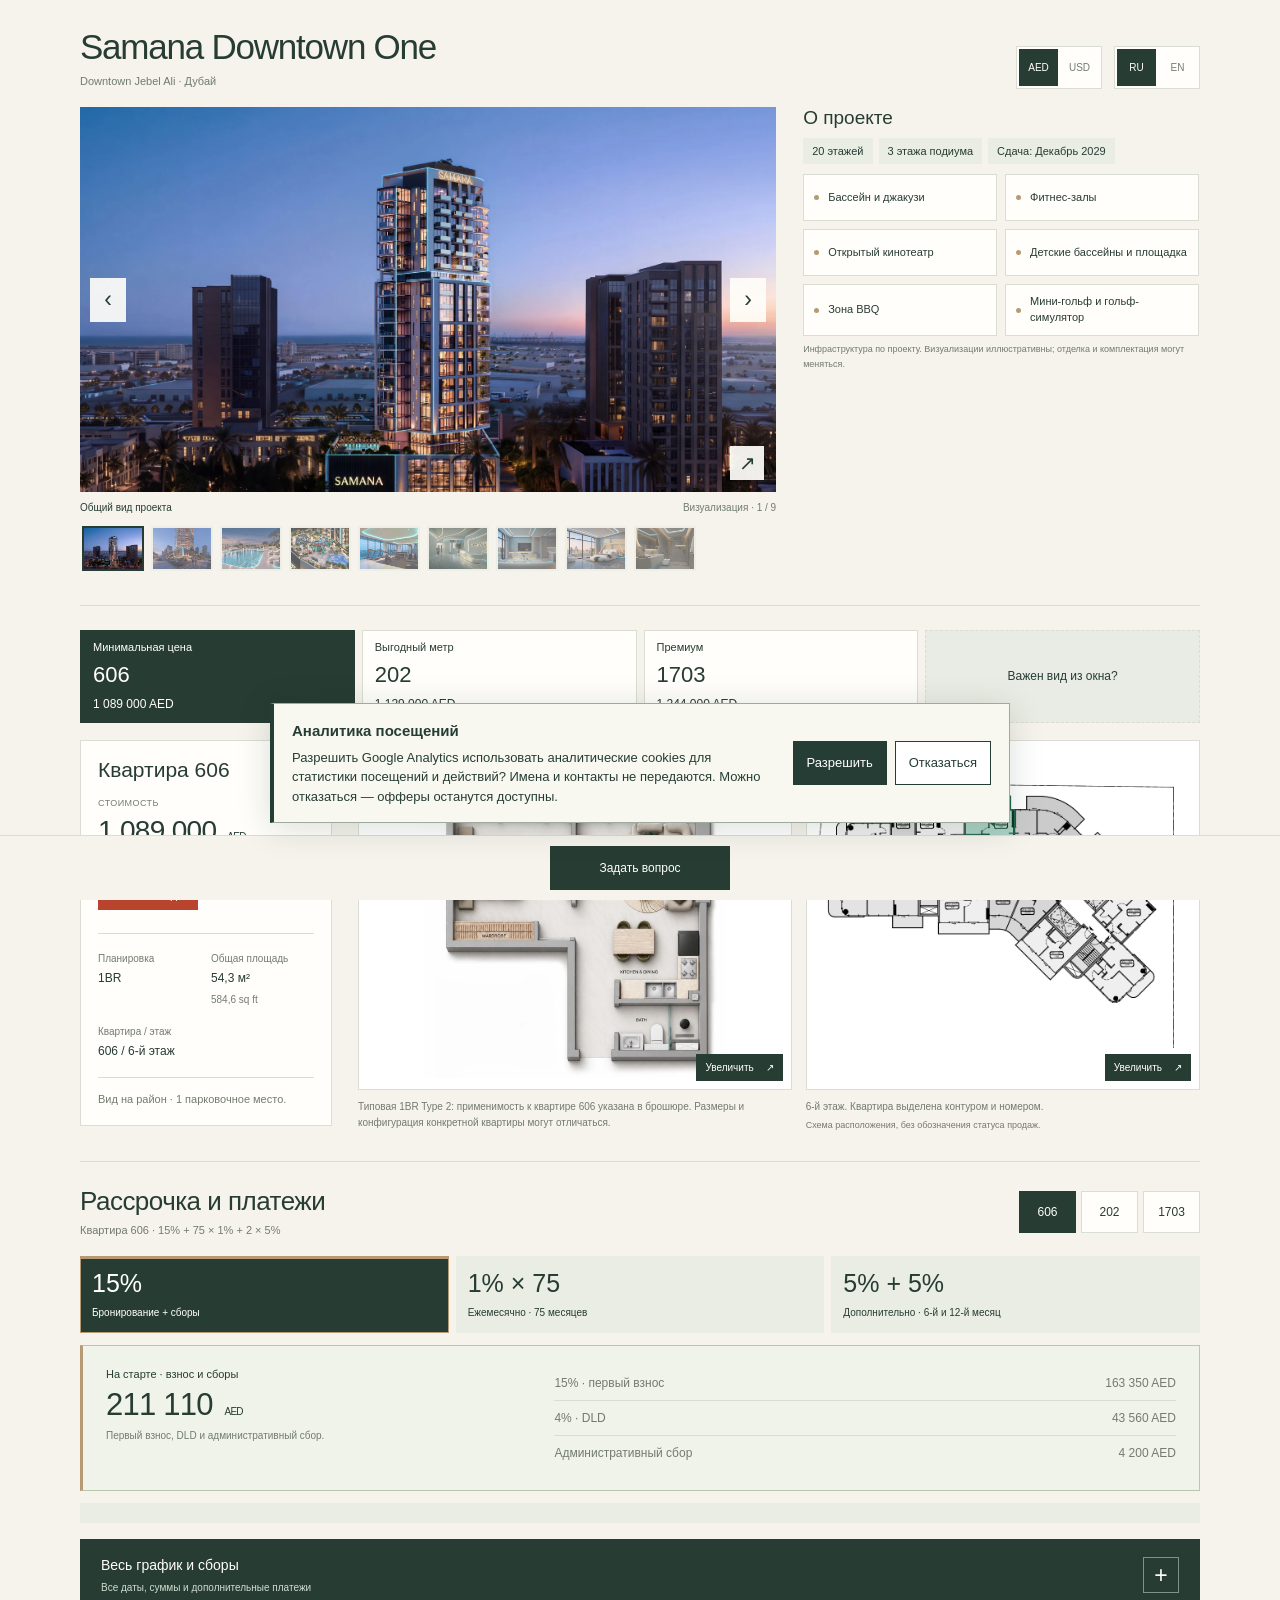
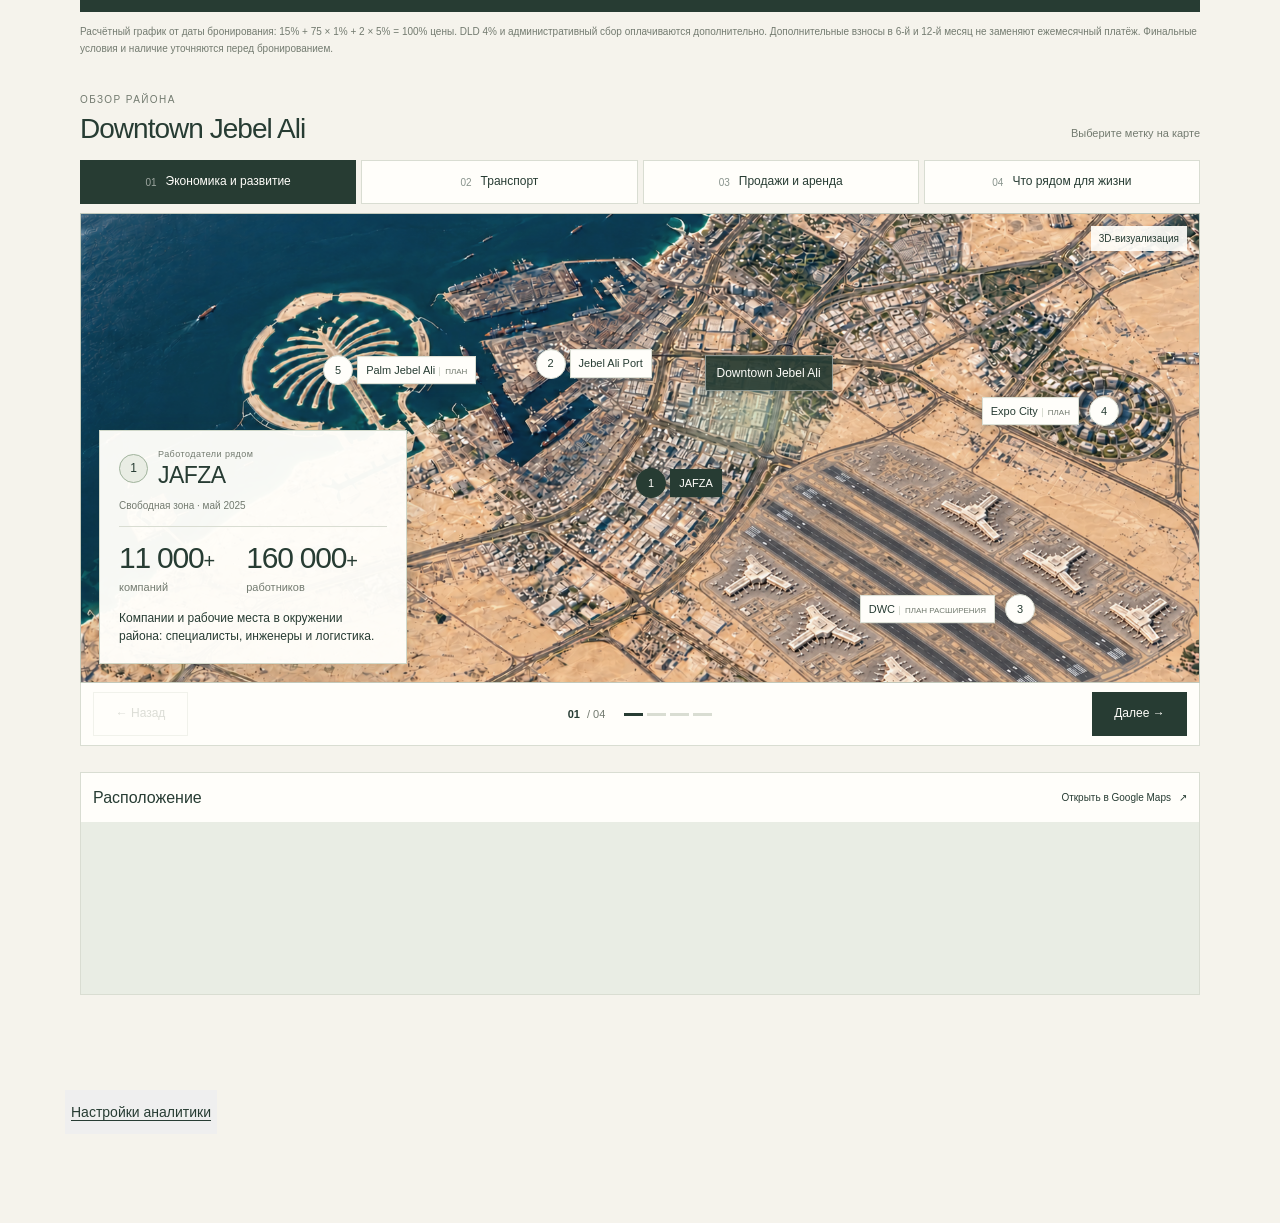
<file: downtown-one-606-202-1703-v01/index.html>
<!doctype html>
<html lang="ru"><head><meta charset="utf-8"><meta name="viewport" content="width=device-width,initial-scale=1"><title>Индивидуальное предложение · Samana Downtown One</title>
<!-- PREVIEW METADATA: статический HTML; заполнить при сборке до публикации, не через JavaScript. -->
<meta name="description" content="Планировки, стоимость и условия оплаты.">
<link rel="canonical" href="https://aliaksandrtrus.github.io/offers/downtown-one-606-202-1703-v01/">
<meta property="og:title" content="Индивидуальное предложение · Samana Downtown One">
<meta property="og:description" content="Планировки, стоимость и условия оплаты.">
<meta property="og:type" content="website">
<meta property="og:url" content="https://aliaksandrtrus.github.io/offers/downtown-one-606-202-1703-v01/">
<meta property="og:image" content="https://aliaksandrtrus.github.io/offers/downtown-one-606-202-1703-v01/images/cover-downtown-one-v01.jpg">
<meta property="og:image:type" content="image/jpeg">
<meta property="og:image:width" content="1200">
<meta property="og:image:height" content="630">
<meta property="og:image:alt" content="Samana Downtown One · визуализация проекта">
<!-- ДАННЫЕ ОФЕРА: заполняйте этот JSON по новым источникам; статическое превью отдельно заполните в PREVIEW METADATA в head. Пустые значения не наследуются из эталона. Внутренние сведения здесь не хранить. -->
<script id="offer-data" type="application/json">
{
  "schemaVersion": 1,
  "project": {
    "name": "Samana Downtown One",
    "developer": "Samana Developers",
    "location": {
      "ru": "Downtown Jebel Ali · Дубай",
      "en": "Downtown Jebel Ali · Dubai"
    },
    "counts": [
      {
        "ru": "20 этажей",
        "en": "20 storeys"
      },
      {
        "ru": "3 этажа подиума",
        "en": "3 podium floors"
      }
    ],
    "handover": {
      "label": {
        "ru": "Плановая сдача",
        "en": "Planned handover"
      },
      "value": {
        "ru": "Декабрь 2029",
        "en": "December 2029"
      }
    },
    "amenities": [
      {
        "ru": "Бассейн и джакузи",
        "en": "Swimming pool and jacuzzi"
      },
      {
        "ru": "Фитнес-залы",
        "en": "Fitness studios"
      },
      {
        "ru": "Открытый кинотеатр",
        "en": "Outdoor cinema"
      },
      {
        "ru": "Детские бассейны и площадка",
        "en": "Kids’ pools and play area"
      },
      {
        "ru": "Зона BBQ",
        "en": "BBQ area"
      },
      {
        "ru": "Мини-гольф и гольф-симулятор",
        "en": "Mini golf and golf simulator"
      }
    ],
    "amenitiesNote": {
      "ru": "Инфраструктура по проекту. Визуализации иллюстративны; отделка и комплектация могут меняться.",
      "en": "Planned project amenities. Renderings are illustrative; finishes and furnishings may change."
    },
    "areaIntro": {
      "ru": "Проект в Jabal Ali Industrial 2, представленный застройщиком как Downtown Jebel Ali. Доступ к Sheikh Zayed Road и красной линии Dubai Metro.",
      "en": "Located in Jabal Ali Industrial 2, presented by the developer as Downtown Jebel Ali. Access to Sheikh Zayed Road and the Dubai Metro Red Line."
    },
    "nearby": [
      {
        "name": "Jebel Ali Village"
      },
      {
        "name": "Discovery Gardens"
      },
      {
        "name": "JAFZA One"
      },
      {
        "name": "Expo City Dubai"
      }
    ],
    "nearbyNote": {
      "ru": "Окружение по материалам застройщика.",
      "en": "Surrounding destinations from the developer’s materials."
    }
  },
  "currency": {
    "base": "AED"
  },
  "gallery": [
    {
      "src": "images/hero.webp",
      "caption": {
        "ru": "Общий вид проекта",
        "en": "Project overview"
      },
      "kind": {
        "ru": "Визуализация",
        "en": "Rendering"
      }
    },
    {
      "src": "images/exterior.webp",
      "caption": {
        "ru": "Фасад проекта",
        "en": "Project exterior"
      },
      "kind": {
        "ru": "Визуализация",
        "en": "Rendering"
      }
    },
    {
      "src": "images/pool.webp",
      "caption": {
        "ru": "Бассейн",
        "en": "Swimming pool"
      },
      "kind": {
        "ru": "Визуализация",
        "en": "Rendering"
      }
    },
    {
      "src": "images/kids.webp",
      "caption": {
        "ru": "Детская зона",
        "en": "Kids’ area"
      },
      "kind": {
        "ru": "Визуализация",
        "en": "Rendering"
      }
    },
    {
      "src": "images/gym.webp",
      "caption": {
        "ru": "Фитнес-зал",
        "en": "Fitness studio"
      },
      "kind": {
        "ru": "Визуализация",
        "en": "Rendering"
      }
    },
    {
      "src": "images/lobby.webp",
      "caption": {
        "ru": "Лобби",
        "en": "Lobby"
      },
      "kind": {
        "ru": "Визуализация",
        "en": "Rendering"
      }
    },
    {
      "src": "images/living.webp",
      "caption": {
        "ru": "Пример интерьера · гостиная",
        "en": "Example interior · living room"
      },
      "kind": {
        "ru": "Визуализация",
        "en": "Rendering"
      }
    },
    {
      "src": "images/bedroom.webp",
      "caption": {
        "ru": "Пример интерьера · спальня",
        "en": "Example interior · bedroom"
      },
      "kind": {
        "ru": "Визуализация",
        "en": "Rendering"
      }
    },
    {
      "src": "images/bathroom.webp",
      "caption": {
        "ru": "Пример интерьера · ванная",
        "en": "Example interior · bathroom"
      },
      "kind": {
        "ru": "Визуализация",
        "en": "Rendering"
      }
    }
  ],
  "selection": {
    "mode": "automatic_1br"
  },
  "units": [
    {
      "id": "606",
      "title": {
        "ru": "Квартира 606",
        "en": "Apartment 606"
      },
      "price": 1089000,
      "choiceArea": {
        "ru": "584,59 sq ft",
        "en": "584.59 sq ft"
      },
      "choiceSubtitle": {
        "ru": "1BR",
        "en": "1BR"
      },
      "selection": {
        "category": "minimum_price",
        "totalAreaM2": 54.3101881536,
        "totalAreaSqft": 584.59
      },
      "facts": [
        {
          "label": {
            "ru": "Планировка",
            "en": "Layout"
          },
          "value": {
            "ru": "1BR",
            "en": "1BR"
          }
        },
        {
          "label": {
            "ru": "Общая площадь",
            "en": "Total area"
          },
          "value": {
            "ru": "54,3101881536 м²",
            "en": "54.3101881536 m²"
          },
          "secondary": {
            "ru": "584,59 sq ft",
            "en": "584.59 sq ft"
          }
        },
        {
          "label": {
            "ru": "Квартира / этаж",
            "en": "Apartment / floor"
          },
          "value": {
            "ru": "606 / 6-й этаж",
            "en": "606 / 6th floor"
          }
        }
      ],
      "view": {
        "ru": "Вид на район · 1 парковочное место.",
        "en": "Community view · 1 parking space."
      },
      "plans": {
        "unit": {
          "src": "images/plan-type2.webp",
          "caption": {
            "ru": "Квартира 606 · типовая планировка",
            "en": "Apartment 606 · typical layout"
          },
          "alt": {
            "ru": "Квартира 606 · типовая планировка",
            "en": "Apartment 606 · typical layout"
          },
          "width": 990,
          "height": 1065,
          "note": {
            "ru": "Типовая 1BR Type 2: применимость к квартире 606 указана в брошюре. Размеры и конфигурация конкретной квартиры могут отличаться.",
            "en": "Typical 1BR Type 2: applicability to apartment 606 is shown in the brochure. Individual dimensions and configuration may differ."
          }
        },
        "floor": {
          "src": "images/floor-606.svg",
          "caption": {
            "ru": "Квартира 606 · положение на этаже",
            "en": "Apartment 606 · floor location"
          },
          "alt": {
            "ru": "Расположение квартиры 606 на 6-м этаже",
            "en": "Apartment 606 location on floor 6"
          },
          "width": 900,
          "height": 650,
          "note": {
            "ru": "6-й этаж. Квартира выделена контуром и номером.",
            "en": "Floor 6. The selected apartment is outlined and numbered."
          },
          "secondaryNote": {
            "ru": "Схема расположения, без обозначения статуса продаж.",
            "en": "Location diagram; no sales status implied."
          },
          "selection": {
            "unitId": "606",
            "method": "svg"
          }
        }
      },
      "payments": {
        "summary": {
          "ru": "15% + 75 × 1% + 2 × 5%",
          "en": "15% + 75 × 1% + 2 × 5%"
        },
        "stages": [
          {
            "label": {
              "ru": "15%",
              "en": "15%"
            },
            "subtitle": {
              "ru": "Бронирование + сборы",
              "en": "Booking + fees"
            },
            "title": {
              "ru": "На старте · взнос и сборы",
              "en": "Initial payment and fees"
            },
            "amount": 211110.0,
            "note": {
              "ru": "Первый взнос, DLD и административный сбор.",
              "en": "Down payment, DLD and administration fee."
            },
            "rows": [
              {
                "label": {
                  "ru": "15% · первый взнос",
                  "en": "15% · down payment"
                },
                "amount": 163350.0
              },
              {
                "label": {
                  "ru": "4% · DLD",
                  "en": "4% · DLD"
                },
                "amount": 43560.0
              },
              {
                "label": {
                  "ru": "Административный сбор",
                  "en": "Administration fee"
                },
                "amount": 4200
              }
            ]
          },
          {
            "label": {
              "ru": "1% × 75",
              "en": "1% × 75"
            },
            "subtitle": {
              "ru": "Ежемесячно · 75 месяцев",
              "en": "Monthly · 75 months"
            },
            "title": {
              "ru": "Ежемесячный платёж · 1% цены",
              "en": "Monthly payment · 1% of the price"
            },
            "amount": 10890.0,
            "note": [
              {
                "text": {
                  "ru": "Всего за 75 месяцев — ",
                  "en": "Total over 75 months — "
                }
              },
              {
                "amount": 816750.0
              },
              {
                "text": {
                  "ru": ".",
                  "en": "."
                }
              }
            ],
            "intro": {
              "ru": "Первый платёж — через месяц после бронирования.",
              "en": "First instalment is due one month after booking."
            },
            "rows": [
              {
                "label": {
                  "ru": "75 ежемесячных платежей · каждый",
                  "en": "75 monthly instalments · each"
                },
                "amount": 10890.0
              },
              {
                "label": {
                  "ru": "Всего за 75 месяцев",
                  "en": "Total over 75 months"
                },
                "amount": 816750.0
              }
            ]
          },
          {
            "label": {
              "ru": "5% + 5%",
              "en": "5% + 5%"
            },
            "subtitle": {
              "ru": "Дополнительно · 6-й и 12-й месяц",
              "en": "Extra · months 6 and 12"
            },
            "title": {
              "ru": "Каждый дополнительный взнос · 5%",
              "en": "Each additional payment · 5%"
            },
            "amount": 54450.0,
            "note": {
              "ru": "Сверх ежемесячного платежа 1% в те же месяцы.",
              "en": "In addition to the monthly 1% payment in those months."
            },
            "rows": [
              {
                "label": {
                  "ru": "6-й месяц · дополнительно 5%",
                  "en": "Month 6 · additional 5%"
                },
                "amount": 54450.0
              },
              {
                "label": {
                  "ru": "12-й месяц · дополнительно 5%",
                  "en": "Month 12 · additional 5%"
                },
                "amount": 54450.0
              }
            ]
          }
        ],
        "extra": {
          "ru": "",
          "en": ""
        },
        "schedule": [
          {
            "label": {
              "ru": "При бронировании · первый взнос",
              "en": "On booking · down payment"
            },
            "share": {
              "ru": "15%",
              "en": "15%"
            },
            "amount": 163350.0
          },
          {
            "label": {
              "ru": "При бронировании · DLD",
              "en": "On booking · DLD"
            },
            "share": {
              "ru": "4% дополнительно",
              "en": "4% extra"
            },
            "amount": 43560.0
          },
          {
            "label": {
              "ru": "При бронировании · административный сбор",
              "en": "On booking · administration fee"
            },
            "share": {
              "ru": "Дополнительно",
              "en": "Extra"
            },
            "amount": 4200
          },
          {
            "label": {
              "ru": "1-й месяц · ежемесячный платёж",
              "en": "Month 1 · monthly instalment"
            },
            "share": {
              "ru": "1%",
              "en": "1%"
            },
            "amount": 10890.0
          },
          {
            "label": {
              "ru": "2-й месяц · ежемесячный платёж",
              "en": "Month 2 · monthly instalment"
            },
            "share": {
              "ru": "1%",
              "en": "1%"
            },
            "amount": 10890.0
          },
          {
            "label": {
              "ru": "3-й месяц · ежемесячный платёж",
              "en": "Month 3 · monthly instalment"
            },
            "share": {
              "ru": "1%",
              "en": "1%"
            },
            "amount": 10890.0
          },
          {
            "label": {
              "ru": "4-й месяц · ежемесячный платёж",
              "en": "Month 4 · monthly instalment"
            },
            "share": {
              "ru": "1%",
              "en": "1%"
            },
            "amount": 10890.0
          },
          {
            "label": {
              "ru": "5-й месяц · ежемесячный платёж",
              "en": "Month 5 · monthly instalment"
            },
            "share": {
              "ru": "1%",
              "en": "1%"
            },
            "amount": 10890.0
          },
          {
            "label": {
              "ru": "6-й месяц · ежемесячный платёж",
              "en": "Month 6 · monthly instalment"
            },
            "share": {
              "ru": "1%",
              "en": "1%"
            },
            "amount": 10890.0
          },
          {
            "label": {
              "ru": "6-й месяц · дополнительный взнос",
              "en": "Month 6 · additional payment"
            },
            "share": {
              "ru": "5%",
              "en": "5%"
            },
            "amount": 54450.0
          },
          {
            "label": {
              "ru": "7-й месяц · ежемесячный платёж",
              "en": "Month 7 · monthly instalment"
            },
            "share": {
              "ru": "1%",
              "en": "1%"
            },
            "amount": 10890.0
          },
          {
            "label": {
              "ru": "8-й месяц · ежемесячный платёж",
              "en": "Month 8 · monthly instalment"
            },
            "share": {
              "ru": "1%",
              "en": "1%"
            },
            "amount": 10890.0
          },
          {
            "label": {
              "ru": "9-й месяц · ежемесячный платёж",
              "en": "Month 9 · monthly instalment"
            },
            "share": {
              "ru": "1%",
              "en": "1%"
            },
            "amount": 10890.0
          },
          {
            "label": {
              "ru": "10-й месяц · ежемесячный платёж",
              "en": "Month 10 · monthly instalment"
            },
            "share": {
              "ru": "1%",
              "en": "1%"
            },
            "amount": 10890.0
          },
          {
            "label": {
              "ru": "11-й месяц · ежемесячный платёж",
              "en": "Month 11 · monthly instalment"
            },
            "share": {
              "ru": "1%",
              "en": "1%"
            },
            "amount": 10890.0
          },
          {
            "label": {
              "ru": "12-й месяц · ежемесячный платёж",
              "en": "Month 12 · monthly instalment"
            },
            "share": {
              "ru": "1%",
              "en": "1%"
            },
            "amount": 10890.0
          },
          {
            "label": {
              "ru": "12-й месяц · дополнительный взнос",
              "en": "Month 12 · additional payment"
            },
            "share": {
              "ru": "5%",
              "en": "5%"
            },
            "amount": 54450.0
          },
          {
            "label": {
              "ru": "13-й месяц · ежемесячный платёж",
              "en": "Month 13 · monthly instalment"
            },
            "share": {
              "ru": "1%",
              "en": "1%"
            },
            "amount": 10890.0
          },
          {
            "label": {
              "ru": "14-й месяц · ежемесячный платёж",
              "en": "Month 14 · monthly instalment"
            },
            "share": {
              "ru": "1%",
              "en": "1%"
            },
            "amount": 10890.0
          },
          {
            "label": {
              "ru": "15-й месяц · ежемесячный платёж",
              "en": "Month 15 · monthly instalment"
            },
            "share": {
              "ru": "1%",
              "en": "1%"
            },
            "amount": 10890.0
          },
          {
            "label": {
              "ru": "16-й месяц · ежемесячный платёж",
              "en": "Month 16 · monthly instalment"
            },
            "share": {
              "ru": "1%",
              "en": "1%"
            },
            "amount": 10890.0
          },
          {
            "label": {
              "ru": "17-й месяц · ежемесячный платёж",
              "en": "Month 17 · monthly instalment"
            },
            "share": {
              "ru": "1%",
              "en": "1%"
            },
            "amount": 10890.0
          },
          {
            "label": {
              "ru": "18-й месяц · ежемесячный платёж",
              "en": "Month 18 · monthly instalment"
            },
            "share": {
              "ru": "1%",
              "en": "1%"
            },
            "amount": 10890.0
          },
          {
            "label": {
              "ru": "19-й месяц · ежемесячный платёж",
              "en": "Month 19 · monthly instalment"
            },
            "share": {
              "ru": "1%",
              "en": "1%"
            },
            "amount": 10890.0
          },
          {
            "label": {
              "ru": "20-й месяц · ежемесячный платёж",
              "en": "Month 20 · monthly instalment"
            },
            "share": {
              "ru": "1%",
              "en": "1%"
            },
            "amount": 10890.0
          },
          {
            "label": {
              "ru": "21-й месяц · ежемесячный платёж",
              "en": "Month 21 · monthly instalment"
            },
            "share": {
              "ru": "1%",
              "en": "1%"
            },
            "amount": 10890.0
          },
          {
            "label": {
              "ru": "22-й месяц · ежемесячный платёж",
              "en": "Month 22 · monthly instalment"
            },
            "share": {
              "ru": "1%",
              "en": "1%"
            },
            "amount": 10890.0
          },
          {
            "label": {
              "ru": "23-й месяц · ежемесячный платёж",
              "en": "Month 23 · monthly instalment"
            },
            "share": {
              "ru": "1%",
              "en": "1%"
            },
            "amount": 10890.0
          },
          {
            "label": {
              "ru": "24-й месяц · ежемесячный платёж",
              "en": "Month 24 · monthly instalment"
            },
            "share": {
              "ru": "1%",
              "en": "1%"
            },
            "amount": 10890.0
          },
          {
            "label": {
              "ru": "25-й месяц · ежемесячный платёж",
              "en": "Month 25 · monthly instalment"
            },
            "share": {
              "ru": "1%",
              "en": "1%"
            },
            "amount": 10890.0
          },
          {
            "label": {
              "ru": "26-й месяц · ежемесячный платёж",
              "en": "Month 26 · monthly instalment"
            },
            "share": {
              "ru": "1%",
              "en": "1%"
            },
            "amount": 10890.0
          },
          {
            "label": {
              "ru": "27-й месяц · ежемесячный платёж",
              "en": "Month 27 · monthly instalment"
            },
            "share": {
              "ru": "1%",
              "en": "1%"
            },
            "amount": 10890.0
          },
          {
            "label": {
              "ru": "28-й месяц · ежемесячный платёж",
              "en": "Month 28 · monthly instalment"
            },
            "share": {
              "ru": "1%",
              "en": "1%"
            },
            "amount": 10890.0
          },
          {
            "label": {
              "ru": "29-й месяц · ежемесячный платёж",
              "en": "Month 29 · monthly instalment"
            },
            "share": {
              "ru": "1%",
              "en": "1%"
            },
            "amount": 10890.0
          },
          {
            "label": {
              "ru": "30-й месяц · ежемесячный платёж",
              "en": "Month 30 · monthly instalment"
            },
            "share": {
              "ru": "1%",
              "en": "1%"
            },
            "amount": 10890.0
          },
          {
            "label": {
              "ru": "31-й месяц · ежемесячный платёж",
              "en": "Month 31 · monthly instalment"
            },
            "share": {
              "ru": "1%",
              "en": "1%"
            },
            "amount": 10890.0
          },
          {
            "label": {
              "ru": "32-й месяц · ежемесячный платёж",
              "en": "Month 32 · monthly instalment"
            },
            "share": {
              "ru": "1%",
              "en": "1%"
            },
            "amount": 10890.0
          },
          {
            "label": {
              "ru": "33-й месяц · ежемесячный платёж",
              "en": "Month 33 · monthly instalment"
            },
            "share": {
              "ru": "1%",
              "en": "1%"
            },
            "amount": 10890.0
          },
          {
            "label": {
              "ru": "34-й месяц · ежемесячный платёж",
              "en": "Month 34 · monthly instalment"
            },
            "share": {
              "ru": "1%",
              "en": "1%"
            },
            "amount": 10890.0
          },
          {
            "label": {
              "ru": "35-й месяц · ежемесячный платёж",
              "en": "Month 35 · monthly instalment"
            },
            "share": {
              "ru": "1%",
              "en": "1%"
            },
            "amount": 10890.0
          },
          {
            "label": {
              "ru": "36-й месяц · ежемесячный платёж",
              "en": "Month 36 · monthly instalment"
            },
            "share": {
              "ru": "1%",
              "en": "1%"
            },
            "amount": 10890.0
          },
          {
            "label": {
              "ru": "37-й месяц · ежемесячный платёж",
              "en": "Month 37 · monthly instalment"
            },
            "share": {
              "ru": "1%",
              "en": "1%"
            },
            "amount": 10890.0
          },
          {
            "label": {
              "ru": "38-й месяц · ежемесячный платёж",
              "en": "Month 38 · monthly instalment"
            },
            "share": {
              "ru": "1%",
              "en": "1%"
            },
            "amount": 10890.0
          },
          {
            "label": {
              "ru": "39-й месяц · ежемесячный платёж",
              "en": "Month 39 · monthly instalment"
            },
            "share": {
              "ru": "1%",
              "en": "1%"
            },
            "amount": 10890.0
          },
          {
            "label": {
              "ru": "40-й месяц · ежемесячный платёж",
              "en": "Month 40 · monthly instalment"
            },
            "share": {
              "ru": "1%",
              "en": "1%"
            },
            "amount": 10890.0
          },
          {
            "label": {
              "ru": "41-й месяц · ежемесячный платёж",
              "en": "Month 41 · monthly instalment"
            },
            "share": {
              "ru": "1%",
              "en": "1%"
            },
            "amount": 10890.0
          },
          {
            "label": {
              "ru": "42-й месяц · ежемесячный платёж",
              "en": "Month 42 · monthly instalment"
            },
            "share": {
              "ru": "1%",
              "en": "1%"
            },
            "amount": 10890.0
          },
          {
            "label": {
              "ru": "43-й месяц · ежемесячный платёж",
              "en": "Month 43 · monthly instalment"
            },
            "share": {
              "ru": "1%",
              "en": "1%"
            },
            "amount": 10890.0
          },
          {
            "label": {
              "ru": "44-й месяц · ежемесячный платёж",
              "en": "Month 44 · monthly instalment"
            },
            "share": {
              "ru": "1%",
              "en": "1%"
            },
            "amount": 10890.0
          },
          {
            "label": {
              "ru": "45-й месяц · ежемесячный платёж",
              "en": "Month 45 · monthly instalment"
            },
            "share": {
              "ru": "1%",
              "en": "1%"
            },
            "amount": 10890.0
          },
          {
            "label": {
              "ru": "46-й месяц · ежемесячный платёж",
              "en": "Month 46 · monthly instalment"
            },
            "share": {
              "ru": "1%",
              "en": "1%"
            },
            "amount": 10890.0
          },
          {
            "label": {
              "ru": "47-й месяц · ежемесячный платёж",
              "en": "Month 47 · monthly instalment"
            },
            "share": {
              "ru": "1%",
              "en": "1%"
            },
            "amount": 10890.0
          },
          {
            "label": {
              "ru": "48-й месяц · ежемесячный платёж",
              "en": "Month 48 · monthly instalment"
            },
            "share": {
              "ru": "1%",
              "en": "1%"
            },
            "amount": 10890.0
          },
          {
            "label": {
              "ru": "49-й месяц · ежемесячный платёж",
              "en": "Month 49 · monthly instalment"
            },
            "share": {
              "ru": "1%",
              "en": "1%"
            },
            "amount": 10890.0
          },
          {
            "label": {
              "ru": "50-й месяц · ежемесячный платёж",
              "en": "Month 50 · monthly instalment"
            },
            "share": {
              "ru": "1%",
              "en": "1%"
            },
            "amount": 10890.0
          },
          {
            "label": {
              "ru": "51-й месяц · ежемесячный платёж",
              "en": "Month 51 · monthly instalment"
            },
            "share": {
              "ru": "1%",
              "en": "1%"
            },
            "amount": 10890.0
          },
          {
            "label": {
              "ru": "52-й месяц · ежемесячный платёж",
              "en": "Month 52 · monthly instalment"
            },
            "share": {
              "ru": "1%",
              "en": "1%"
            },
            "amount": 10890.0
          },
          {
            "label": {
              "ru": "53-й месяц · ежемесячный платёж",
              "en": "Month 53 · monthly instalment"
            },
            "share": {
              "ru": "1%",
              "en": "1%"
            },
            "amount": 10890.0
          },
          {
            "label": {
              "ru": "54-й месяц · ежемесячный платёж",
              "en": "Month 54 · monthly instalment"
            },
            "share": {
              "ru": "1%",
              "en": "1%"
            },
            "amount": 10890.0
          },
          {
            "label": {
              "ru": "55-й месяц · ежемесячный платёж",
              "en": "Month 55 · monthly instalment"
            },
            "share": {
              "ru": "1%",
              "en": "1%"
            },
            "amount": 10890.0
          },
          {
            "label": {
              "ru": "56-й месяц · ежемесячный платёж",
              "en": "Month 56 · monthly instalment"
            },
            "share": {
              "ru": "1%",
              "en": "1%"
            },
            "amount": 10890.0
          },
          {
            "label": {
              "ru": "57-й месяц · ежемесячный платёж",
              "en": "Month 57 · monthly instalment"
            },
            "share": {
              "ru": "1%",
              "en": "1%"
            },
            "amount": 10890.0
          },
          {
            "label": {
              "ru": "58-й месяц · ежемесячный платёж",
              "en": "Month 58 · monthly instalment"
            },
            "share": {
              "ru": "1%",
              "en": "1%"
            },
            "amount": 10890.0
          },
          {
            "label": {
              "ru": "59-й месяц · ежемесячный платёж",
              "en": "Month 59 · monthly instalment"
            },
            "share": {
              "ru": "1%",
              "en": "1%"
            },
            "amount": 10890.0
          },
          {
            "label": {
              "ru": "60-й месяц · ежемесячный платёж",
              "en": "Month 60 · monthly instalment"
            },
            "share": {
              "ru": "1%",
              "en": "1%"
            },
            "amount": 10890.0
          },
          {
            "label": {
              "ru": "61-й месяц · ежемесячный платёж",
              "en": "Month 61 · monthly instalment"
            },
            "share": {
              "ru": "1%",
              "en": "1%"
            },
            "amount": 10890.0
          },
          {
            "label": {
              "ru": "62-й месяц · ежемесячный платёж",
              "en": "Month 62 · monthly instalment"
            },
            "share": {
              "ru": "1%",
              "en": "1%"
            },
            "amount": 10890.0
          },
          {
            "label": {
              "ru": "63-й месяц · ежемесячный платёж",
              "en": "Month 63 · monthly instalment"
            },
            "share": {
              "ru": "1%",
              "en": "1%"
            },
            "amount": 10890.0
          },
          {
            "label": {
              "ru": "64-й месяц · ежемесячный платёж",
              "en": "Month 64 · monthly instalment"
            },
            "share": {
              "ru": "1%",
              "en": "1%"
            },
            "amount": 10890.0
          },
          {
            "label": {
              "ru": "65-й месяц · ежемесячный платёж",
              "en": "Month 65 · monthly instalment"
            },
            "share": {
              "ru": "1%",
              "en": "1%"
            },
            "amount": 10890.0
          },
          {
            "label": {
              "ru": "66-й месяц · ежемесячный платёж",
              "en": "Month 66 · monthly instalment"
            },
            "share": {
              "ru": "1%",
              "en": "1%"
            },
            "amount": 10890.0
          },
          {
            "label": {
              "ru": "67-й месяц · ежемесячный платёж",
              "en": "Month 67 · monthly instalment"
            },
            "share": {
              "ru": "1%",
              "en": "1%"
            },
            "amount": 10890.0
          },
          {
            "label": {
              "ru": "68-й месяц · ежемесячный платёж",
              "en": "Month 68 · monthly instalment"
            },
            "share": {
              "ru": "1%",
              "en": "1%"
            },
            "amount": 10890.0
          },
          {
            "label": {
              "ru": "69-й месяц · ежемесячный платёж",
              "en": "Month 69 · monthly instalment"
            },
            "share": {
              "ru": "1%",
              "en": "1%"
            },
            "amount": 10890.0
          },
          {
            "label": {
              "ru": "70-й месяц · ежемесячный платёж",
              "en": "Month 70 · monthly instalment"
            },
            "share": {
              "ru": "1%",
              "en": "1%"
            },
            "amount": 10890.0
          },
          {
            "label": {
              "ru": "71-й месяц · ежемесячный платёж",
              "en": "Month 71 · monthly instalment"
            },
            "share": {
              "ru": "1%",
              "en": "1%"
            },
            "amount": 10890.0
          },
          {
            "label": {
              "ru": "72-й месяц · ежемесячный платёж",
              "en": "Month 72 · monthly instalment"
            },
            "share": {
              "ru": "1%",
              "en": "1%"
            },
            "amount": 10890.0
          },
          {
            "label": {
              "ru": "73-й месяц · ежемесячный платёж",
              "en": "Month 73 · monthly instalment"
            },
            "share": {
              "ru": "1%",
              "en": "1%"
            },
            "amount": 10890.0
          },
          {
            "label": {
              "ru": "74-й месяц · ежемесячный платёж",
              "en": "Month 74 · monthly instalment"
            },
            "share": {
              "ru": "1%",
              "en": "1%"
            },
            "amount": 10890.0
          },
          {
            "label": {
              "ru": "75-й месяц · ежемесячный платёж",
              "en": "Month 75 · monthly instalment"
            },
            "share": {
              "ru": "1%",
              "en": "1%"
            },
            "amount": 10890.0
          }
        ],
        "terms": {
          "ru": "Расчётный график от даты бронирования: 15% + 75 × 1% + 2 × 5% = 100% цены. DLD 4% и административный сбор оплачиваются дополнительно. Дополнительные взносы в 6-й и 12-й месяц не заменяют ежемесячный платёж. Финальные условия и наличие уточняются перед бронированием.",
          "en": "Calculated schedule relative to booking: 15% + 75 × 1% + 2 × 5% = 100% of the price. DLD at 4% and the administration fee are extra. Additional payments in months 6 and 12 do not replace monthly instalments. Final terms and availability are reconfirmed before booking."
        }
      }
    },
    {
      "id": "202",
      "title": {
        "ru": "Квартира 202",
        "en": "Apartment 202"
      },
      "price": 1129000,
      "choiceArea": {
        "ru": "650,68 sq ft",
        "en": "650.68 sq ft"
      },
      "choiceSubtitle": {
        "ru": "1BR",
        "en": "1BR"
      },
      "selection": {
        "category": "value_per_m2",
        "totalAreaM2": 60.4501500672,
        "totalAreaSqft": 650.68
      },
      "facts": [
        {
          "label": {
            "ru": "Планировка",
            "en": "Layout"
          },
          "value": {
            "ru": "1BR",
            "en": "1BR"
          }
        },
        {
          "label": {
            "ru": "Общая площадь",
            "en": "Total area"
          },
          "value": {
            "ru": "60,4501500672 м²",
            "en": "60.4501500672 m²"
          },
          "secondary": {
            "ru": "650,68 sq ft",
            "en": "650.68 sq ft"
          }
        },
        {
          "label": {
            "ru": "Квартира / этаж",
            "en": "Apartment / floor"
          },
          "value": {
            "ru": "202 / 2-й этаж",
            "en": "202 / 2nd floor"
          }
        }
      ],
      "view": {
        "ru": "Вид на бассейн · 1 парковочное место.",
        "en": "Pool view · 1 parking space."
      },
      "plans": {
        "unit": {
          "src": "images/plan-type3.webp",
          "caption": {
            "ru": "Квартира 202 · типовая планировка",
            "en": "Apartment 202 · typical layout"
          },
          "alt": {
            "ru": "Квартира 202 · типовая планировка",
            "en": "Apartment 202 · typical layout"
          },
          "width": 990,
          "height": 1065,
          "note": {
            "ru": "Типовая 1BR Type 3: применимость к квартире 202 указана в брошюре. Размеры и конфигурация конкретной квартиры могут отличаться.",
            "en": "Typical 1BR Type 3: applicability to apartment 202 is shown in the brochure. Individual dimensions and configuration may differ."
          }
        },
        "floor": {
          "src": "images/floor-202.svg",
          "caption": {
            "ru": "Квартира 202 · положение на этаже",
            "en": "Apartment 202 · floor location"
          },
          "alt": {
            "ru": "Расположение квартиры 202 на 2-м этаже",
            "en": "Apartment 202 location on floor 2"
          },
          "width": 900,
          "height": 650,
          "note": {
            "ru": "2-й этаж. Квартира выделена контуром и номером.",
            "en": "Floor 2. The selected apartment is outlined and numbered."
          },
          "secondaryNote": {
            "ru": "Схема расположения, без обозначения статуса продаж.",
            "en": "Location diagram; no sales status implied."
          },
          "selection": {
            "unitId": "202",
            "method": "svg"
          }
        }
      },
      "payments": {
        "summary": {
          "ru": "15% + 75 × 1% + 2 × 5%",
          "en": "15% + 75 × 1% + 2 × 5%"
        },
        "stages": [
          {
            "label": {
              "ru": "15%",
              "en": "15%"
            },
            "subtitle": {
              "ru": "Бронирование + сборы",
              "en": "Booking + fees"
            },
            "title": {
              "ru": "На старте · взнос и сборы",
              "en": "Initial payment and fees"
            },
            "amount": 218710.0,
            "note": {
              "ru": "Первый взнос, DLD и административный сбор.",
              "en": "Down payment, DLD and administration fee."
            },
            "rows": [
              {
                "label": {
                  "ru": "15% · первый взнос",
                  "en": "15% · down payment"
                },
                "amount": 169350.0
              },
              {
                "label": {
                  "ru": "4% · DLD",
                  "en": "4% · DLD"
                },
                "amount": 45160.0
              },
              {
                "label": {
                  "ru": "Административный сбор",
                  "en": "Administration fee"
                },
                "amount": 4200
              }
            ]
          },
          {
            "label": {
              "ru": "1% × 75",
              "en": "1% × 75"
            },
            "subtitle": {
              "ru": "Ежемесячно · 75 месяцев",
              "en": "Monthly · 75 months"
            },
            "title": {
              "ru": "Ежемесячный платёж · 1% цены",
              "en": "Monthly payment · 1% of the price"
            },
            "amount": 11290.0,
            "note": [
              {
                "text": {
                  "ru": "Всего за 75 месяцев — ",
                  "en": "Total over 75 months — "
                }
              },
              {
                "amount": 846750.0
              },
              {
                "text": {
                  "ru": ".",
                  "en": "."
                }
              }
            ],
            "intro": {
              "ru": "Первый платёж — через месяц после бронирования.",
              "en": "First instalment is due one month after booking."
            },
            "rows": [
              {
                "label": {
                  "ru": "75 ежемесячных платежей · каждый",
                  "en": "75 monthly instalments · each"
                },
                "amount": 11290.0
              },
              {
                "label": {
                  "ru": "Всего за 75 месяцев",
                  "en": "Total over 75 months"
                },
                "amount": 846750.0
              }
            ]
          },
          {
            "label": {
              "ru": "5% + 5%",
              "en": "5% + 5%"
            },
            "subtitle": {
              "ru": "Дополнительно · 6-й и 12-й месяц",
              "en": "Extra · months 6 and 12"
            },
            "title": {
              "ru": "Каждый дополнительный взнос · 5%",
              "en": "Each additional payment · 5%"
            },
            "amount": 56450.0,
            "note": {
              "ru": "Сверх ежемесячного платежа 1% в те же месяцы.",
              "en": "In addition to the monthly 1% payment in those months."
            },
            "rows": [
              {
                "label": {
                  "ru": "6-й месяц · дополнительно 5%",
                  "en": "Month 6 · additional 5%"
                },
                "amount": 56450.0
              },
              {
                "label": {
                  "ru": "12-й месяц · дополнительно 5%",
                  "en": "Month 12 · additional 5%"
                },
                "amount": 56450.0
              }
            ]
          }
        ],
        "extra": {
          "ru": "",
          "en": ""
        },
        "schedule": [
          {
            "label": {
              "ru": "При бронировании · первый взнос",
              "en": "On booking · down payment"
            },
            "share": {
              "ru": "15%",
              "en": "15%"
            },
            "amount": 169350.0
          },
          {
            "label": {
              "ru": "При бронировании · DLD",
              "en": "On booking · DLD"
            },
            "share": {
              "ru": "4% дополнительно",
              "en": "4% extra"
            },
            "amount": 45160.0
          },
          {
            "label": {
              "ru": "При бронировании · административный сбор",
              "en": "On booking · administration fee"
            },
            "share": {
              "ru": "Дополнительно",
              "en": "Extra"
            },
            "amount": 4200
          },
          {
            "label": {
              "ru": "1-й месяц · ежемесячный платёж",
              "en": "Month 1 · monthly instalment"
            },
            "share": {
              "ru": "1%",
              "en": "1%"
            },
            "amount": 11290.0
          },
          {
            "label": {
              "ru": "2-й месяц · ежемесячный платёж",
              "en": "Month 2 · monthly instalment"
            },
            "share": {
              "ru": "1%",
              "en": "1%"
            },
            "amount": 11290.0
          },
          {
            "label": {
              "ru": "3-й месяц · ежемесячный платёж",
              "en": "Month 3 · monthly instalment"
            },
            "share": {
              "ru": "1%",
              "en": "1%"
            },
            "amount": 11290.0
          },
          {
            "label": {
              "ru": "4-й месяц · ежемесячный платёж",
              "en": "Month 4 · monthly instalment"
            },
            "share": {
              "ru": "1%",
              "en": "1%"
            },
            "amount": 11290.0
          },
          {
            "label": {
              "ru": "5-й месяц · ежемесячный платёж",
              "en": "Month 5 · monthly instalment"
            },
            "share": {
              "ru": "1%",
              "en": "1%"
            },
            "amount": 11290.0
          },
          {
            "label": {
              "ru": "6-й месяц · ежемесячный платёж",
              "en": "Month 6 · monthly instalment"
            },
            "share": {
              "ru": "1%",
              "en": "1%"
            },
            "amount": 11290.0
          },
          {
            "label": {
              "ru": "6-й месяц · дополнительный взнос",
              "en": "Month 6 · additional payment"
            },
            "share": {
              "ru": "5%",
              "en": "5%"
            },
            "amount": 56450.0
          },
          {
            "label": {
              "ru": "7-й месяц · ежемесячный платёж",
              "en": "Month 7 · monthly instalment"
            },
            "share": {
              "ru": "1%",
              "en": "1%"
            },
            "amount": 11290.0
          },
          {
            "label": {
              "ru": "8-й месяц · ежемесячный платёж",
              "en": "Month 8 · monthly instalment"
            },
            "share": {
              "ru": "1%",
              "en": "1%"
            },
            "amount": 11290.0
          },
          {
            "label": {
              "ru": "9-й месяц · ежемесячный платёж",
              "en": "Month 9 · monthly instalment"
            },
            "share": {
              "ru": "1%",
              "en": "1%"
            },
            "amount": 11290.0
          },
          {
            "label": {
              "ru": "10-й месяц · ежемесячный платёж",
              "en": "Month 10 · monthly instalment"
            },
            "share": {
              "ru": "1%",
              "en": "1%"
            },
            "amount": 11290.0
          },
          {
            "label": {
              "ru": "11-й месяц · ежемесячный платёж",
              "en": "Month 11 · monthly instalment"
            },
            "share": {
              "ru": "1%",
              "en": "1%"
            },
            "amount": 11290.0
          },
          {
            "label": {
              "ru": "12-й месяц · ежемесячный платёж",
              "en": "Month 12 · monthly instalment"
            },
            "share": {
              "ru": "1%",
              "en": "1%"
            },
            "amount": 11290.0
          },
          {
            "label": {
              "ru": "12-й месяц · дополнительный взнос",
              "en": "Month 12 · additional payment"
            },
            "share": {
              "ru": "5%",
              "en": "5%"
            },
            "amount": 56450.0
          },
          {
            "label": {
              "ru": "13-й месяц · ежемесячный платёж",
              "en": "Month 13 · monthly instalment"
            },
            "share": {
              "ru": "1%",
              "en": "1%"
            },
            "amount": 11290.0
          },
          {
            "label": {
              "ru": "14-й месяц · ежемесячный платёж",
              "en": "Month 14 · monthly instalment"
            },
            "share": {
              "ru": "1%",
              "en": "1%"
            },
            "amount": 11290.0
          },
          {
            "label": {
              "ru": "15-й месяц · ежемесячный платёж",
              "en": "Month 15 · monthly instalment"
            },
            "share": {
              "ru": "1%",
              "en": "1%"
            },
            "amount": 11290.0
          },
          {
            "label": {
              "ru": "16-й месяц · ежемесячный платёж",
              "en": "Month 16 · monthly instalment"
            },
            "share": {
              "ru": "1%",
              "en": "1%"
            },
            "amount": 11290.0
          },
          {
            "label": {
              "ru": "17-й месяц · ежемесячный платёж",
              "en": "Month 17 · monthly instalment"
            },
            "share": {
              "ru": "1%",
              "en": "1%"
            },
            "amount": 11290.0
          },
          {
            "label": {
              "ru": "18-й месяц · ежемесячный платёж",
              "en": "Month 18 · monthly instalment"
            },
            "share": {
              "ru": "1%",
              "en": "1%"
            },
            "amount": 11290.0
          },
          {
            "label": {
              "ru": "19-й месяц · ежемесячный платёж",
              "en": "Month 19 · monthly instalment"
            },
            "share": {
              "ru": "1%",
              "en": "1%"
            },
            "amount": 11290.0
          },
          {
            "label": {
              "ru": "20-й месяц · ежемесячный платёж",
              "en": "Month 20 · monthly instalment"
            },
            "share": {
              "ru": "1%",
              "en": "1%"
            },
            "amount": 11290.0
          },
          {
            "label": {
              "ru": "21-й месяц · ежемесячный платёж",
              "en": "Month 21 · monthly instalment"
            },
            "share": {
              "ru": "1%",
              "en": "1%"
            },
            "amount": 11290.0
          },
          {
            "label": {
              "ru": "22-й месяц · ежемесячный платёж",
              "en": "Month 22 · monthly instalment"
            },
            "share": {
              "ru": "1%",
              "en": "1%"
            },
            "amount": 11290.0
          },
          {
            "label": {
              "ru": "23-й месяц · ежемесячный платёж",
              "en": "Month 23 · monthly instalment"
            },
            "share": {
              "ru": "1%",
              "en": "1%"
            },
            "amount": 11290.0
          },
          {
            "label": {
              "ru": "24-й месяц · ежемесячный платёж",
              "en": "Month 24 · monthly instalment"
            },
            "share": {
              "ru": "1%",
              "en": "1%"
            },
            "amount": 11290.0
          },
          {
            "label": {
              "ru": "25-й месяц · ежемесячный платёж",
              "en": "Month 25 · monthly instalment"
            },
            "share": {
              "ru": "1%",
              "en": "1%"
            },
            "amount": 11290.0
          },
          {
            "label": {
              "ru": "26-й месяц · ежемесячный платёж",
              "en": "Month 26 · monthly instalment"
            },
            "share": {
              "ru": "1%",
              "en": "1%"
            },
            "amount": 11290.0
          },
          {
            "label": {
              "ru": "27-й месяц · ежемесячный платёж",
              "en": "Month 27 · monthly instalment"
            },
            "share": {
              "ru": "1%",
              "en": "1%"
            },
            "amount": 11290.0
          },
          {
            "label": {
              "ru": "28-й месяц · ежемесячный платёж",
              "en": "Month 28 · monthly instalment"
            },
            "share": {
              "ru": "1%",
              "en": "1%"
            },
            "amount": 11290.0
          },
          {
            "label": {
              "ru": "29-й месяц · ежемесячный платёж",
              "en": "Month 29 · monthly instalment"
            },
            "share": {
              "ru": "1%",
              "en": "1%"
            },
            "amount": 11290.0
          },
          {
            "label": {
              "ru": "30-й месяц · ежемесячный платёж",
              "en": "Month 30 · monthly instalment"
            },
            "share": {
              "ru": "1%",
              "en": "1%"
            },
            "amount": 11290.0
          },
          {
            "label": {
              "ru": "31-й месяц · ежемесячный платёж",
              "en": "Month 31 · monthly instalment"
            },
            "share": {
              "ru": "1%",
              "en": "1%"
            },
            "amount": 11290.0
          },
          {
            "label": {
              "ru": "32-й месяц · ежемесячный платёж",
              "en": "Month 32 · monthly instalment"
            },
            "share": {
              "ru": "1%",
              "en": "1%"
            },
            "amount": 11290.0
          },
          {
            "label": {
              "ru": "33-й месяц · ежемесячный платёж",
              "en": "Month 33 · monthly instalment"
            },
            "share": {
              "ru": "1%",
              "en": "1%"
            },
            "amount": 11290.0
          },
          {
            "label": {
              "ru": "34-й месяц · ежемесячный платёж",
              "en": "Month 34 · monthly instalment"
            },
            "share": {
              "ru": "1%",
              "en": "1%"
            },
            "amount": 11290.0
          },
          {
            "label": {
              "ru": "35-й месяц · ежемесячный платёж",
              "en": "Month 35 · monthly instalment"
            },
            "share": {
              "ru": "1%",
              "en": "1%"
            },
            "amount": 11290.0
          },
          {
            "label": {
              "ru": "36-й месяц · ежемесячный платёж",
              "en": "Month 36 · monthly instalment"
            },
            "share": {
              "ru": "1%",
              "en": "1%"
            },
            "amount": 11290.0
          },
          {
            "label": {
              "ru": "37-й месяц · ежемесячный платёж",
              "en": "Month 37 · monthly instalment"
            },
            "share": {
              "ru": "1%",
              "en": "1%"
            },
            "amount": 11290.0
          },
          {
            "label": {
              "ru": "38-й месяц · ежемесячный платёж",
              "en": "Month 38 · monthly instalment"
            },
            "share": {
              "ru": "1%",
              "en": "1%"
            },
            "amount": 11290.0
          },
          {
            "label": {
              "ru": "39-й месяц · ежемесячный платёж",
              "en": "Month 39 · monthly instalment"
            },
            "share": {
              "ru": "1%",
              "en": "1%"
            },
            "amount": 11290.0
          },
          {
            "label": {
              "ru": "40-й месяц · ежемесячный платёж",
              "en": "Month 40 · monthly instalment"
            },
            "share": {
              "ru": "1%",
              "en": "1%"
            },
            "amount": 11290.0
          },
          {
            "label": {
              "ru": "41-й месяц · ежемесячный платёж",
              "en": "Month 41 · monthly instalment"
            },
            "share": {
              "ru": "1%",
              "en": "1%"
            },
            "amount": 11290.0
          },
          {
            "label": {
              "ru": "42-й месяц · ежемесячный платёж",
              "en": "Month 42 · monthly instalment"
            },
            "share": {
              "ru": "1%",
              "en": "1%"
            },
            "amount": 11290.0
          },
          {
            "label": {
              "ru": "43-й месяц · ежемесячный платёж",
              "en": "Month 43 · monthly instalment"
            },
            "share": {
              "ru": "1%",
              "en": "1%"
            },
            "amount": 11290.0
          },
          {
            "label": {
              "ru": "44-й месяц · ежемесячный платёж",
              "en": "Month 44 · monthly instalment"
            },
            "share": {
              "ru": "1%",
              "en": "1%"
            },
            "amount": 11290.0
          },
          {
            "label": {
              "ru": "45-й месяц · ежемесячный платёж",
              "en": "Month 45 · monthly instalment"
            },
            "share": {
              "ru": "1%",
              "en": "1%"
            },
            "amount": 11290.0
          },
          {
            "label": {
              "ru": "46-й месяц · ежемесячный платёж",
              "en": "Month 46 · monthly instalment"
            },
            "share": {
              "ru": "1%",
              "en": "1%"
            },
            "amount": 11290.0
          },
          {
            "label": {
              "ru": "47-й месяц · ежемесячный платёж",
              "en": "Month 47 · monthly instalment"
            },
            "share": {
              "ru": "1%",
              "en": "1%"
            },
            "amount": 11290.0
          },
          {
            "label": {
              "ru": "48-й месяц · ежемесячный платёж",
              "en": "Month 48 · monthly instalment"
            },
            "share": {
              "ru": "1%",
              "en": "1%"
            },
            "amount": 11290.0
          },
          {
            "label": {
              "ru": "49-й месяц · ежемесячный платёж",
              "en": "Month 49 · monthly instalment"
            },
            "share": {
              "ru": "1%",
              "en": "1%"
            },
            "amount": 11290.0
          },
          {
            "label": {
              "ru": "50-й месяц · ежемесячный платёж",
              "en": "Month 50 · monthly instalment"
            },
            "share": {
              "ru": "1%",
              "en": "1%"
            },
            "amount": 11290.0
          },
          {
            "label": {
              "ru": "51-й месяц · ежемесячный платёж",
              "en": "Month 51 · monthly instalment"
            },
            "share": {
              "ru": "1%",
              "en": "1%"
            },
            "amount": 11290.0
          },
          {
            "label": {
              "ru": "52-й месяц · ежемесячный платёж",
              "en": "Month 52 · monthly instalment"
            },
            "share": {
              "ru": "1%",
              "en": "1%"
            },
            "amount": 11290.0
          },
          {
            "label": {
              "ru": "53-й месяц · ежемесячный платёж",
              "en": "Month 53 · monthly instalment"
            },
            "share": {
              "ru": "1%",
              "en": "1%"
            },
            "amount": 11290.0
          },
          {
            "label": {
              "ru": "54-й месяц · ежемесячный платёж",
              "en": "Month 54 · monthly instalment"
            },
            "share": {
              "ru": "1%",
              "en": "1%"
            },
            "amount": 11290.0
          },
          {
            "label": {
              "ru": "55-й месяц · ежемесячный платёж",
              "en": "Month 55 · monthly instalment"
            },
            "share": {
              "ru": "1%",
              "en": "1%"
            },
            "amount": 11290.0
          },
          {
            "label": {
              "ru": "56-й месяц · ежемесячный платёж",
              "en": "Month 56 · monthly instalment"
            },
            "share": {
              "ru": "1%",
              "en": "1%"
            },
            "amount": 11290.0
          },
          {
            "label": {
              "ru": "57-й месяц · ежемесячный платёж",
              "en": "Month 57 · monthly instalment"
            },
            "share": {
              "ru": "1%",
              "en": "1%"
            },
            "amount": 11290.0
          },
          {
            "label": {
              "ru": "58-й месяц · ежемесячный платёж",
              "en": "Month 58 · monthly instalment"
            },
            "share": {
              "ru": "1%",
              "en": "1%"
            },
            "amount": 11290.0
          },
          {
            "label": {
              "ru": "59-й месяц · ежемесячный платёж",
              "en": "Month 59 · monthly instalment"
            },
            "share": {
              "ru": "1%",
              "en": "1%"
            },
            "amount": 11290.0
          },
          {
            "label": {
              "ru": "60-й месяц · ежемесячный платёж",
              "en": "Month 60 · monthly instalment"
            },
            "share": {
              "ru": "1%",
              "en": "1%"
            },
            "amount": 11290.0
          },
          {
            "label": {
              "ru": "61-й месяц · ежемесячный платёж",
              "en": "Month 61 · monthly instalment"
            },
            "share": {
              "ru": "1%",
              "en": "1%"
            },
            "amount": 11290.0
          },
          {
            "label": {
              "ru": "62-й месяц · ежемесячный платёж",
              "en": "Month 62 · monthly instalment"
            },
            "share": {
              "ru": "1%",
              "en": "1%"
            },
            "amount": 11290.0
          },
          {
            "label": {
              "ru": "63-й месяц · ежемесячный платёж",
              "en": "Month 63 · monthly instalment"
            },
            "share": {
              "ru": "1%",
              "en": "1%"
            },
            "amount": 11290.0
          },
          {
            "label": {
              "ru": "64-й месяц · ежемесячный платёж",
              "en": "Month 64 · monthly instalment"
            },
            "share": {
              "ru": "1%",
              "en": "1%"
            },
            "amount": 11290.0
          },
          {
            "label": {
              "ru": "65-й месяц · ежемесячный платёж",
              "en": "Month 65 · monthly instalment"
            },
            "share": {
              "ru": "1%",
              "en": "1%"
            },
            "amount": 11290.0
          },
          {
            "label": {
              "ru": "66-й месяц · ежемесячный платёж",
              "en": "Month 66 · monthly instalment"
            },
            "share": {
              "ru": "1%",
              "en": "1%"
            },
            "amount": 11290.0
          },
          {
            "label": {
              "ru": "67-й месяц · ежемесячный платёж",
              "en": "Month 67 · monthly instalment"
            },
            "share": {
              "ru": "1%",
              "en": "1%"
            },
            "amount": 11290.0
          },
          {
            "label": {
              "ru": "68-й месяц · ежемесячный платёж",
              "en": "Month 68 · monthly instalment"
            },
            "share": {
              "ru": "1%",
              "en": "1%"
            },
            "amount": 11290.0
          },
          {
            "label": {
              "ru": "69-й месяц · ежемесячный платёж",
              "en": "Month 69 · monthly instalment"
            },
            "share": {
              "ru": "1%",
              "en": "1%"
            },
            "amount": 11290.0
          },
          {
            "label": {
              "ru": "70-й месяц · ежемесячный платёж",
              "en": "Month 70 · monthly instalment"
            },
            "share": {
              "ru": "1%",
              "en": "1%"
            },
            "amount": 11290.0
          },
          {
            "label": {
              "ru": "71-й месяц · ежемесячный платёж",
              "en": "Month 71 · monthly instalment"
            },
            "share": {
              "ru": "1%",
              "en": "1%"
            },
            "amount": 11290.0
          },
          {
            "label": {
              "ru": "72-й месяц · ежемесячный платёж",
              "en": "Month 72 · monthly instalment"
            },
            "share": {
              "ru": "1%",
              "en": "1%"
            },
            "amount": 11290.0
          },
          {
            "label": {
              "ru": "73-й месяц · ежемесячный платёж",
              "en": "Month 73 · monthly instalment"
            },
            "share": {
              "ru": "1%",
              "en": "1%"
            },
            "amount": 11290.0
          },
          {
            "label": {
              "ru": "74-й месяц · ежемесячный платёж",
              "en": "Month 74 · monthly instalment"
            },
            "share": {
              "ru": "1%",
              "en": "1%"
            },
            "amount": 11290.0
          },
          {
            "label": {
              "ru": "75-й месяц · ежемесячный платёж",
              "en": "Month 75 · monthly instalment"
            },
            "share": {
              "ru": "1%",
              "en": "1%"
            },
            "amount": 11290.0
          }
        ],
        "terms": {
          "ru": "Расчётный график от даты бронирования: 15% + 75 × 1% + 2 × 5% = 100% цены. DLD 4% и административный сбор оплачиваются дополнительно. Дополнительные взносы в 6-й и 12-й месяц не заменяют ежемесячный платёж. Финальные условия и наличие уточняются перед бронированием.",
          "en": "Calculated schedule relative to booking: 15% + 75 × 1% + 2 × 5% = 100% of the price. DLD at 4% and the administration fee are extra. Additional payments in months 6 and 12 do not replace monthly instalments. Final terms and availability are reconfirmed before booking."
        }
      }
    },
    {
      "id": "1703",
      "title": {
        "ru": "Квартира 1703",
        "en": "Apartment 1703"
      },
      "price": 1244000,
      "choiceArea": {
        "ru": "613,11 sq ft",
        "en": "613.11 sq ft"
      },
      "choiceSubtitle": {
        "ru": "1BR",
        "en": "1BR"
      },
      "selection": {
        "category": "premium",
        "totalAreaM2": 56.9597828544,
        "totalAreaSqft": 613.11
      },
      "facts": [
        {
          "label": {
            "ru": "Планировка",
            "en": "Layout"
          },
          "value": {
            "ru": "1BR",
            "en": "1BR"
          }
        },
        {
          "label": {
            "ru": "Общая площадь",
            "en": "Total area"
          },
          "value": {
            "ru": "56,9597828544 м²",
            "en": "56.9597828544 m²"
          },
          "secondary": {
            "ru": "613,11 sq ft",
            "en": "613.11 sq ft"
          }
        },
        {
          "label": {
            "ru": "Квартира / этаж",
            "en": "Apartment / floor"
          },
          "value": {
            "ru": "1703 / 17-й этаж",
            "en": "1703 / 17th floor"
          }
        }
      ],
      "view": {
        "ru": "Вид на бассейн · 1 парковочное место.",
        "en": "Pool view · 1 parking space."
      },
      "plans": {
        "unit": {
          "src": "images/plan-type3.webp",
          "caption": {
            "ru": "Квартира 1703 · типовая планировка",
            "en": "Apartment 1703 · typical layout"
          },
          "alt": {
            "ru": "Квартира 1703 · типовая планировка",
            "en": "Apartment 1703 · typical layout"
          },
          "width": 990,
          "height": 1065,
          "note": {
            "ru": "Типовая 1BR Type 3: применимость к квартире 1703 указана в брошюре. Размеры и конфигурация конкретной квартиры могут отличаться.",
            "en": "Typical 1BR Type 3: applicability to apartment 1703 is shown in the brochure. Individual dimensions and configuration may differ."
          }
        },
        "floor": {
          "src": "images/floor-1703.svg",
          "caption": {
            "ru": "Квартира 1703 · положение на этаже",
            "en": "Apartment 1703 · floor location"
          },
          "alt": {
            "ru": "Расположение квартиры 1703 на 17-м этаже",
            "en": "Apartment 1703 location on floor 17"
          },
          "width": 900,
          "height": 650,
          "note": {
            "ru": "17-й этаж. Квартира выделена контуром и номером.",
            "en": "Floor 17. The selected apartment is outlined and numbered."
          },
          "secondaryNote": {
            "ru": "Схема расположения, без обозначения статуса продаж.",
            "en": "Location diagram; no sales status implied."
          },
          "selection": {
            "unitId": "1703",
            "method": "svg"
          }
        }
      },
      "payments": {
        "summary": {
          "ru": "15% + 75 × 1% + 2 × 5%",
          "en": "15% + 75 × 1% + 2 × 5%"
        },
        "stages": [
          {
            "label": {
              "ru": "15%",
              "en": "15%"
            },
            "subtitle": {
              "ru": "Бронирование + сборы",
              "en": "Booking + fees"
            },
            "title": {
              "ru": "На старте · взнос и сборы",
              "en": "Initial payment and fees"
            },
            "amount": 240560.0,
            "note": {
              "ru": "Первый взнос, DLD и административный сбор.",
              "en": "Down payment, DLD and administration fee."
            },
            "rows": [
              {
                "label": {
                  "ru": "15% · первый взнос",
                  "en": "15% · down payment"
                },
                "amount": 186600.0
              },
              {
                "label": {
                  "ru": "4% · DLD",
                  "en": "4% · DLD"
                },
                "amount": 49760.0
              },
              {
                "label": {
                  "ru": "Административный сбор",
                  "en": "Administration fee"
                },
                "amount": 4200
              }
            ]
          },
          {
            "label": {
              "ru": "1% × 75",
              "en": "1% × 75"
            },
            "subtitle": {
              "ru": "Ежемесячно · 75 месяцев",
              "en": "Monthly · 75 months"
            },
            "title": {
              "ru": "Ежемесячный платёж · 1% цены",
              "en": "Monthly payment · 1% of the price"
            },
            "amount": 12440.0,
            "note": [
              {
                "text": {
                  "ru": "Всего за 75 месяцев — ",
                  "en": "Total over 75 months — "
                }
              },
              {
                "amount": 933000.0
              },
              {
                "text": {
                  "ru": ".",
                  "en": "."
                }
              }
            ],
            "intro": {
              "ru": "Первый платёж — через месяц после бронирования.",
              "en": "First instalment is due one month after booking."
            },
            "rows": [
              {
                "label": {
                  "ru": "75 ежемесячных платежей · каждый",
                  "en": "75 monthly instalments · each"
                },
                "amount": 12440.0
              },
              {
                "label": {
                  "ru": "Всего за 75 месяцев",
                  "en": "Total over 75 months"
                },
                "amount": 933000.0
              }
            ]
          },
          {
            "label": {
              "ru": "5% + 5%",
              "en": "5% + 5%"
            },
            "subtitle": {
              "ru": "Дополнительно · 6-й и 12-й месяц",
              "en": "Extra · months 6 and 12"
            },
            "title": {
              "ru": "Каждый дополнительный взнос · 5%",
              "en": "Each additional payment · 5%"
            },
            "amount": 62200.0,
            "note": {
              "ru": "Сверх ежемесячного платежа 1% в те же месяцы.",
              "en": "In addition to the monthly 1% payment in those months."
            },
            "rows": [
              {
                "label": {
                  "ru": "6-й месяц · дополнительно 5%",
                  "en": "Month 6 · additional 5%"
                },
                "amount": 62200.0
              },
              {
                "label": {
                  "ru": "12-й месяц · дополнительно 5%",
                  "en": "Month 12 · additional 5%"
                },
                "amount": 62200.0
              }
            ]
          }
        ],
        "extra": {
          "ru": "",
          "en": ""
        },
        "schedule": [
          {
            "label": {
              "ru": "При бронировании · первый взнос",
              "en": "On booking · down payment"
            },
            "share": {
              "ru": "15%",
              "en": "15%"
            },
            "amount": 186600.0
          },
          {
            "label": {
              "ru": "При бронировании · DLD",
              "en": "On booking · DLD"
            },
            "share": {
              "ru": "4% дополнительно",
              "en": "4% extra"
            },
            "amount": 49760.0
          },
          {
            "label": {
              "ru": "При бронировании · административный сбор",
              "en": "On booking · administration fee"
            },
            "share": {
              "ru": "Дополнительно",
              "en": "Extra"
            },
            "amount": 4200
          },
          {
            "label": {
              "ru": "1-й месяц · ежемесячный платёж",
              "en": "Month 1 · monthly instalment"
            },
            "share": {
              "ru": "1%",
              "en": "1%"
            },
            "amount": 12440.0
          },
          {
            "label": {
              "ru": "2-й месяц · ежемесячный платёж",
              "en": "Month 2 · monthly instalment"
            },
            "share": {
              "ru": "1%",
              "en": "1%"
            },
            "amount": 12440.0
          },
          {
            "label": {
              "ru": "3-й месяц · ежемесячный платёж",
              "en": "Month 3 · monthly instalment"
            },
            "share": {
              "ru": "1%",
              "en": "1%"
            },
            "amount": 12440.0
          },
          {
            "label": {
              "ru": "4-й месяц · ежемесячный платёж",
              "en": "Month 4 · monthly instalment"
            },
            "share": {
              "ru": "1%",
              "en": "1%"
            },
            "amount": 12440.0
          },
          {
            "label": {
              "ru": "5-й месяц · ежемесячный платёж",
              "en": "Month 5 · monthly instalment"
            },
            "share": {
              "ru": "1%",
              "en": "1%"
            },
            "amount": 12440.0
          },
          {
            "label": {
              "ru": "6-й месяц · ежемесячный платёж",
              "en": "Month 6 · monthly instalment"
            },
            "share": {
              "ru": "1%",
              "en": "1%"
            },
            "amount": 12440.0
          },
          {
            "label": {
              "ru": "6-й месяц · дополнительный взнос",
              "en": "Month 6 · additional payment"
            },
            "share": {
              "ru": "5%",
              "en": "5%"
            },
            "amount": 62200.0
          },
          {
            "label": {
              "ru": "7-й месяц · ежемесячный платёж",
              "en": "Month 7 · monthly instalment"
            },
            "share": {
              "ru": "1%",
              "en": "1%"
            },
            "amount": 12440.0
          },
          {
            "label": {
              "ru": "8-й месяц · ежемесячный платёж",
              "en": "Month 8 · monthly instalment"
            },
            "share": {
              "ru": "1%",
              "en": "1%"
            },
            "amount": 12440.0
          },
          {
            "label": {
              "ru": "9-й месяц · ежемесячный платёж",
              "en": "Month 9 · monthly instalment"
            },
            "share": {
              "ru": "1%",
              "en": "1%"
            },
            "amount": 12440.0
          },
          {
            "label": {
              "ru": "10-й месяц · ежемесячный платёж",
              "en": "Month 10 · monthly instalment"
            },
            "share": {
              "ru": "1%",
              "en": "1%"
            },
            "amount": 12440.0
          },
          {
            "label": {
              "ru": "11-й месяц · ежемесячный платёж",
              "en": "Month 11 · monthly instalment"
            },
            "share": {
              "ru": "1%",
              "en": "1%"
            },
            "amount": 12440.0
          },
          {
            "label": {
              "ru": "12-й месяц · ежемесячный платёж",
              "en": "Month 12 · monthly instalment"
            },
            "share": {
              "ru": "1%",
              "en": "1%"
            },
            "amount": 12440.0
          },
          {
            "label": {
              "ru": "12-й месяц · дополнительный взнос",
              "en": "Month 12 · additional payment"
            },
            "share": {
              "ru": "5%",
              "en": "5%"
            },
            "amount": 62200.0
          },
          {
            "label": {
              "ru": "13-й месяц · ежемесячный платёж",
              "en": "Month 13 · monthly instalment"
            },
            "share": {
              "ru": "1%",
              "en": "1%"
            },
            "amount": 12440.0
          },
          {
            "label": {
              "ru": "14-й месяц · ежемесячный платёж",
              "en": "Month 14 · monthly instalment"
            },
            "share": {
              "ru": "1%",
              "en": "1%"
            },
            "amount": 12440.0
          },
          {
            "label": {
              "ru": "15-й месяц · ежемесячный платёж",
              "en": "Month 15 · monthly instalment"
            },
            "share": {
              "ru": "1%",
              "en": "1%"
            },
            "amount": 12440.0
          },
          {
            "label": {
              "ru": "16-й месяц · ежемесячный платёж",
              "en": "Month 16 · monthly instalment"
            },
            "share": {
              "ru": "1%",
              "en": "1%"
            },
            "amount": 12440.0
          },
          {
            "label": {
              "ru": "17-й месяц · ежемесячный платёж",
              "en": "Month 17 · monthly instalment"
            },
            "share": {
              "ru": "1%",
              "en": "1%"
            },
            "amount": 12440.0
          },
          {
            "label": {
              "ru": "18-й месяц · ежемесячный платёж",
              "en": "Month 18 · monthly instalment"
            },
            "share": {
              "ru": "1%",
              "en": "1%"
            },
            "amount": 12440.0
          },
          {
            "label": {
              "ru": "19-й месяц · ежемесячный платёж",
              "en": "Month 19 · monthly instalment"
            },
            "share": {
              "ru": "1%",
              "en": "1%"
            },
            "amount": 12440.0
          },
          {
            "label": {
              "ru": "20-й месяц · ежемесячный платёж",
              "en": "Month 20 · monthly instalment"
            },
            "share": {
              "ru": "1%",
              "en": "1%"
            },
            "amount": 12440.0
          },
          {
            "label": {
              "ru": "21-й месяц · ежемесячный платёж",
              "en": "Month 21 · monthly instalment"
            },
            "share": {
              "ru": "1%",
              "en": "1%"
            },
            "amount": 12440.0
          },
          {
            "label": {
              "ru": "22-й месяц · ежемесячный платёж",
              "en": "Month 22 · monthly instalment"
            },
            "share": {
              "ru": "1%",
              "en": "1%"
            },
            "amount": 12440.0
          },
          {
            "label": {
              "ru": "23-й месяц · ежемесячный платёж",
              "en": "Month 23 · monthly instalment"
            },
            "share": {
              "ru": "1%",
              "en": "1%"
            },
            "amount": 12440.0
          },
          {
            "label": {
              "ru": "24-й месяц · ежемесячный платёж",
              "en": "Month 24 · monthly instalment"
            },
            "share": {
              "ru": "1%",
              "en": "1%"
            },
            "amount": 12440.0
          },
          {
            "label": {
              "ru": "25-й месяц · ежемесячный платёж",
              "en": "Month 25 · monthly instalment"
            },
            "share": {
              "ru": "1%",
              "en": "1%"
            },
            "amount": 12440.0
          },
          {
            "label": {
              "ru": "26-й месяц · ежемесячный платёж",
              "en": "Month 26 · monthly instalment"
            },
            "share": {
              "ru": "1%",
              "en": "1%"
            },
            "amount": 12440.0
          },
          {
            "label": {
              "ru": "27-й месяц · ежемесячный платёж",
              "en": "Month 27 · monthly instalment"
            },
            "share": {
              "ru": "1%",
              "en": "1%"
            },
            "amount": 12440.0
          },
          {
            "label": {
              "ru": "28-й месяц · ежемесячный платёж",
              "en": "Month 28 · monthly instalment"
            },
            "share": {
              "ru": "1%",
              "en": "1%"
            },
            "amount": 12440.0
          },
          {
            "label": {
              "ru": "29-й месяц · ежемесячный платёж",
              "en": "Month 29 · monthly instalment"
            },
            "share": {
              "ru": "1%",
              "en": "1%"
            },
            "amount": 12440.0
          },
          {
            "label": {
              "ru": "30-й месяц · ежемесячный платёж",
              "en": "Month 30 · monthly instalment"
            },
            "share": {
              "ru": "1%",
              "en": "1%"
            },
            "amount": 12440.0
          },
          {
            "label": {
              "ru": "31-й месяц · ежемесячный платёж",
              "en": "Month 31 · monthly instalment"
            },
            "share": {
              "ru": "1%",
              "en": "1%"
            },
            "amount": 12440.0
          },
          {
            "label": {
              "ru": "32-й месяц · ежемесячный платёж",
              "en": "Month 32 · monthly instalment"
            },
            "share": {
              "ru": "1%",
              "en": "1%"
            },
            "amount": 12440.0
          },
          {
            "label": {
              "ru": "33-й месяц · ежемесячный платёж",
              "en": "Month 33 · monthly instalment"
            },
            "share": {
              "ru": "1%",
              "en": "1%"
            },
            "amount": 12440.0
          },
          {
            "label": {
              "ru": "34-й месяц · ежемесячный платёж",
              "en": "Month 34 · monthly instalment"
            },
            "share": {
              "ru": "1%",
              "en": "1%"
            },
            "amount": 12440.0
          },
          {
            "label": {
              "ru": "35-й месяц · ежемесячный платёж",
              "en": "Month 35 · monthly instalment"
            },
            "share": {
              "ru": "1%",
              "en": "1%"
            },
            "amount": 12440.0
          },
          {
            "label": {
              "ru": "36-й месяц · ежемесячный платёж",
              "en": "Month 36 · monthly instalment"
            },
            "share": {
              "ru": "1%",
              "en": "1%"
            },
            "amount": 12440.0
          },
          {
            "label": {
              "ru": "37-й месяц · ежемесячный платёж",
              "en": "Month 37 · monthly instalment"
            },
            "share": {
              "ru": "1%",
              "en": "1%"
            },
            "amount": 12440.0
          },
          {
            "label": {
              "ru": "38-й месяц · ежемесячный платёж",
              "en": "Month 38 · monthly instalment"
            },
            "share": {
              "ru": "1%",
              "en": "1%"
            },
            "amount": 12440.0
          },
          {
            "label": {
              "ru": "39-й месяц · ежемесячный платёж",
              "en": "Month 39 · monthly instalment"
            },
            "share": {
              "ru": "1%",
              "en": "1%"
            },
            "amount": 12440.0
          },
          {
            "label": {
              "ru": "40-й месяц · ежемесячный платёж",
              "en": "Month 40 · monthly instalment"
            },
            "share": {
              "ru": "1%",
              "en": "1%"
            },
            "amount": 12440.0
          },
          {
            "label": {
              "ru": "41-й месяц · ежемесячный платёж",
              "en": "Month 41 · monthly instalment"
            },
            "share": {
              "ru": "1%",
              "en": "1%"
            },
            "amount": 12440.0
          },
          {
            "label": {
              "ru": "42-й месяц · ежемесячный платёж",
              "en": "Month 42 · monthly instalment"
            },
            "share": {
              "ru": "1%",
              "en": "1%"
            },
            "amount": 12440.0
          },
          {
            "label": {
              "ru": "43-й месяц · ежемесячный платёж",
              "en": "Month 43 · monthly instalment"
            },
            "share": {
              "ru": "1%",
              "en": "1%"
            },
            "amount": 12440.0
          },
          {
            "label": {
              "ru": "44-й месяц · ежемесячный платёж",
              "en": "Month 44 · monthly instalment"
            },
            "share": {
              "ru": "1%",
              "en": "1%"
            },
            "amount": 12440.0
          },
          {
            "label": {
              "ru": "45-й месяц · ежемесячный платёж",
              "en": "Month 45 · monthly instalment"
            },
            "share": {
              "ru": "1%",
              "en": "1%"
            },
            "amount": 12440.0
          },
          {
            "label": {
              "ru": "46-й месяц · ежемесячный платёж",
              "en": "Month 46 · monthly instalment"
            },
            "share": {
              "ru": "1%",
              "en": "1%"
            },
            "amount": 12440.0
          },
          {
            "label": {
              "ru": "47-й месяц · ежемесячный платёж",
              "en": "Month 47 · monthly instalment"
            },
            "share": {
              "ru": "1%",
              "en": "1%"
            },
            "amount": 12440.0
          },
          {
            "label": {
              "ru": "48-й месяц · ежемесячный платёж",
              "en": "Month 48 · monthly instalment"
            },
            "share": {
              "ru": "1%",
              "en": "1%"
            },
            "amount": 12440.0
          },
          {
            "label": {
              "ru": "49-й месяц · ежемесячный платёж",
              "en": "Month 49 · monthly instalment"
            },
            "share": {
              "ru": "1%",
              "en": "1%"
            },
            "amount": 12440.0
          },
          {
            "label": {
              "ru": "50-й месяц · ежемесячный платёж",
              "en": "Month 50 · monthly instalment"
            },
            "share": {
              "ru": "1%",
              "en": "1%"
            },
            "amount": 12440.0
          },
          {
            "label": {
              "ru": "51-й месяц · ежемесячный платёж",
              "en": "Month 51 · monthly instalment"
            },
            "share": {
              "ru": "1%",
              "en": "1%"
            },
            "amount": 12440.0
          },
          {
            "label": {
              "ru": "52-й месяц · ежемесячный платёж",
              "en": "Month 52 · monthly instalment"
            },
            "share": {
              "ru": "1%",
              "en": "1%"
            },
            "amount": 12440.0
          },
          {
            "label": {
              "ru": "53-й месяц · ежемесячный платёж",
              "en": "Month 53 · monthly instalment"
            },
            "share": {
              "ru": "1%",
              "en": "1%"
            },
            "amount": 12440.0
          },
          {
            "label": {
              "ru": "54-й месяц · ежемесячный платёж",
              "en": "Month 54 · monthly instalment"
            },
            "share": {
              "ru": "1%",
              "en": "1%"
            },
            "amount": 12440.0
          },
          {
            "label": {
              "ru": "55-й месяц · ежемесячный платёж",
              "en": "Month 55 · monthly instalment"
            },
            "share": {
              "ru": "1%",
              "en": "1%"
            },
            "amount": 12440.0
          },
          {
            "label": {
              "ru": "56-й месяц · ежемесячный платёж",
              "en": "Month 56 · monthly instalment"
            },
            "share": {
              "ru": "1%",
              "en": "1%"
            },
            "amount": 12440.0
          },
          {
            "label": {
              "ru": "57-й месяц · ежемесячный платёж",
              "en": "Month 57 · monthly instalment"
            },
            "share": {
              "ru": "1%",
              "en": "1%"
            },
            "amount": 12440.0
          },
          {
            "label": {
              "ru": "58-й месяц · ежемесячный платёж",
              "en": "Month 58 · monthly instalment"
            },
            "share": {
              "ru": "1%",
              "en": "1%"
            },
            "amount": 12440.0
          },
          {
            "label": {
              "ru": "59-й месяц · ежемесячный платёж",
              "en": "Month 59 · monthly instalment"
            },
            "share": {
              "ru": "1%",
              "en": "1%"
            },
            "amount": 12440.0
          },
          {
            "label": {
              "ru": "60-й месяц · ежемесячный платёж",
              "en": "Month 60 · monthly instalment"
            },
            "share": {
              "ru": "1%",
              "en": "1%"
            },
            "amount": 12440.0
          },
          {
            "label": {
              "ru": "61-й месяц · ежемесячный платёж",
              "en": "Month 61 · monthly instalment"
            },
            "share": {
              "ru": "1%",
              "en": "1%"
            },
            "amount": 12440.0
          },
          {
            "label": {
              "ru": "62-й месяц · ежемесячный платёж",
              "en": "Month 62 · monthly instalment"
            },
            "share": {
              "ru": "1%",
              "en": "1%"
            },
            "amount": 12440.0
          },
          {
            "label": {
              "ru": "63-й месяц · ежемесячный платёж",
              "en": "Month 63 · monthly instalment"
            },
            "share": {
              "ru": "1%",
              "en": "1%"
            },
            "amount": 12440.0
          },
          {
            "label": {
              "ru": "64-й месяц · ежемесячный платёж",
              "en": "Month 64 · monthly instalment"
            },
            "share": {
              "ru": "1%",
              "en": "1%"
            },
            "amount": 12440.0
          },
          {
            "label": {
              "ru": "65-й месяц · ежемесячный платёж",
              "en": "Month 65 · monthly instalment"
            },
            "share": {
              "ru": "1%",
              "en": "1%"
            },
            "amount": 12440.0
          },
          {
            "label": {
              "ru": "66-й месяц · ежемесячный платёж",
              "en": "Month 66 · monthly instalment"
            },
            "share": {
              "ru": "1%",
              "en": "1%"
            },
            "amount": 12440.0
          },
          {
            "label": {
              "ru": "67-й месяц · ежемесячный платёж",
              "en": "Month 67 · monthly instalment"
            },
            "share": {
              "ru": "1%",
              "en": "1%"
            },
            "amount": 12440.0
          },
          {
            "label": {
              "ru": "68-й месяц · ежемесячный платёж",
              "en": "Month 68 · monthly instalment"
            },
            "share": {
              "ru": "1%",
              "en": "1%"
            },
            "amount": 12440.0
          },
          {
            "label": {
              "ru": "69-й месяц · ежемесячный платёж",
              "en": "Month 69 · monthly instalment"
            },
            "share": {
              "ru": "1%",
              "en": "1%"
            },
            "amount": 12440.0
          },
          {
            "label": {
              "ru": "70-й месяц · ежемесячный платёж",
              "en": "Month 70 · monthly instalment"
            },
            "share": {
              "ru": "1%",
              "en": "1%"
            },
            "amount": 12440.0
          },
          {
            "label": {
              "ru": "71-й месяц · ежемесячный платёж",
              "en": "Month 71 · monthly instalment"
            },
            "share": {
              "ru": "1%",
              "en": "1%"
            },
            "amount": 12440.0
          },
          {
            "label": {
              "ru": "72-й месяц · ежемесячный платёж",
              "en": "Month 72 · monthly instalment"
            },
            "share": {
              "ru": "1%",
              "en": "1%"
            },
            "amount": 12440.0
          },
          {
            "label": {
              "ru": "73-й месяц · ежемесячный платёж",
              "en": "Month 73 · monthly instalment"
            },
            "share": {
              "ru": "1%",
              "en": "1%"
            },
            "amount": 12440.0
          },
          {
            "label": {
              "ru": "74-й месяц · ежемесячный платёж",
              "en": "Month 74 · monthly instalment"
            },
            "share": {
              "ru": "1%",
              "en": "1%"
            },
            "amount": 12440.0
          },
          {
            "label": {
              "ru": "75-й месяц · ежемесячный платёж",
              "en": "Month 75 · monthly instalment"
            },
            "share": {
              "ru": "1%",
              "en": "1%"
            },
            "amount": 12440.0
          }
        ],
        "terms": {
          "ru": "Расчётный график от даты бронирования: 15% + 75 × 1% + 2 × 5% = 100% цены. DLD 4% и административный сбор оплачиваются дополнительно. Дополнительные взносы в 6-й и 12-й месяц не заменяют ежемесячный платёж. Финальные условия и наличие уточняются перед бронированием.",
          "en": "Calculated schedule relative to booking: 15% + 75 × 1% + 2 × 5% = 100% of the price. DLD at 4% and the administration fee are extra. Additional payments in months 6 and 12 do not replace monthly instalments. Final terms and availability are reconfirmed before booking."
        }
      }
    }
  ],
  "map": {
    "embedUrl": "https://www.google.com/maps?q=24.9703611%2C55.089&z=17&output=embed",
    "link": "https://maps.app.goo.gl/BvmqiqhF5uxFXFgZ7",
    "title": {
      "ru": "Samana Downtown One · расположение",
      "en": "Samana Downtown One · location"
    }
  },
  "mapOmittedByRequest": false,
  "contact": {
    "projectId": "downtown-one",
    "publicUrl": "https://aliaksandrtrus.github.io/offers/downtown-one-606-202-1703-v01/"
  }
}
</script>
<style>

:root{--paper:#f5f3ec;--white:#fffefa;--ink:#273c33;--muted:#737b70;--line:#d9ddd2;--soft:#e9ede4;--sand:#b59a73;--sans:'Bahnschrift','Segoe UI','Helvetica Neue',Arial,Helvetica,sans-serif}
*{box-sizing:border-box}body{margin:0;background:var(--paper);color:var(--ink);font:14px/1.5 var(--sans);-webkit-font-smoothing:antialiased}body.viewer-open{overflow:hidden}button{font:inherit;color:inherit;cursor:pointer;border:0;-webkit-tap-highlight-color:transparent}button:disabled{opacity:.35;cursor:default}button:focus-visible,a:focus-visible,summary:focus-visible{outline:2px solid #987a4f;outline-offset:3px}[hidden]{display:none!important}img{display:block;width:100%;height:auto}h1,h2,h3,p{margin:0}h1,h2,h3{font-weight:400}.num{font-variant-numeric:lining-nums tabular-nums}.page{width:min(1120px,calc(100% - 64px));margin:28px auto 32px}.project-header{display:flex;justify-content:space-between;align-items:end;gap:20px;margin-bottom:18px}h1{font:35px/1.1 var(--sans);letter-spacing:-.035em}.location{font-size:11px;color:var(--muted);margin-top:6px}.project-header-note{font-size:10px;color:var(--muted)}
.overview-grid{display:grid;grid-template-columns:minmax(0,1.75fr) minmax(300px,1fr);gap:26px;align-items:start}.gallery,.project-aside{min-width:0}.visual-wrap{position:relative;overflow:hidden;background:#e2e6dc}.visual-open{display:block;width:100%;padding:0;background:transparent;overflow:hidden}.visual-open img{height:385px;object-fit:cover;object-position:50% 43%}.expand-mark{position:absolute;right:12px;bottom:12px;display:grid;place-items:center;width:34px;height:34px;background:rgba(255,254,250,.93);font-size:20px;pointer-events:none}.photo-arrow{position:absolute;top:calc(50% - 22px);width:36px;height:44px;display:grid;place-items:center;font-size:23px;background:rgba(255,254,250,.91)}.photo-arrow:hover{background:var(--white)}.photo-prev{left:10px}.photo-next{right:10px}.photo-caption{display:flex;justify-content:space-between;gap:12px;margin:8px 0;font-size:10px;color:var(--muted)}.photo-caption strong{font-weight:400;color:var(--ink)}.thumbs{display:flex;gap:7px;overflow-x:auto;padding:3px 2px 6px;scrollbar-width:thin;scrollbar-color:var(--line) transparent}.thumb{flex:0 0 62px;width:62px;height:45px;padding:0;background:var(--soft);border:2px solid transparent;opacity:.65}.thumb img{width:100%;height:100%;object-fit:cover}.thumb[aria-pressed=true]{border-color:var(--ink);opacity:1}.thumb:hover{opacity:1}
.project-copy{padding:0 1px}.copy-heading{font:19px/1.2 var(--sans);margin-bottom:8px}.project-counts{display:flex;gap:6px;margin-bottom:10px}.project-counts span{font-size:11px;background:var(--soft);padding:5px 9px}.project-copy p{font-size:12px;line-height:1.65;color:var(--muted)}.project-copy .copy-heading{color:var(--ink)}.district-copy{margin-top:14px;padding-top:12px;border-top:1px solid var(--line)}.project-copy .source-note{font-size:9px;margin-top:6px}.location-card{margin-top:14px;border:1px solid var(--line);background:var(--white)}.map-head{display:flex;align-items:center;justify-content:space-between;gap:10px;padding:0 12px;min-height:44px}.map-head h2{font:16px/1.2 var(--sans)}.map-link{display:inline-flex;align-items:center;gap:8px;min-height:44px;font-size:10px;text-decoration:none;color:var(--ink);flex-shrink:0}.map-link:hover{text-decoration:underline}.map-frame{height:172px;background:var(--soft);overflow:hidden}.map-frame iframe{width:100%;height:100%;border:0;display:block}
.detail-section{margin-top:28px;padding-top:24px;border-top:1px solid var(--line)}.section-head{display:flex;align-items:center;justify-content:space-between;gap:18px;margin-bottom:17px}.section-head h2{font:26px/1.2 var(--sans);letter-spacing:-.02em}.section-sub{font-size:11px;color:var(--muted);margin-top:5px}.unit-choice{width:380px;flex-shrink:0}.unit-choice-label{display:none}.unit-options{display:grid;grid-template-columns:1fr 1fr;gap:7px}.unit-option{text-align:left;border:1px solid var(--line);background:var(--white);padding:9px 12px;min-height:66px}.unit-option .unit-number{font:22px/1.15 var(--sans);display:flex;align-items:baseline;justify-content:space-between;gap:5px;margin-bottom:4px}.unit-option .unit-size{font:10px/1.4 var(--sans);white-space:nowrap}.unit-option .unit-description{font-size:10px;display:block;line-height:1.5}.unit-option[aria-pressed=true]{background:var(--ink);color:var(--white);border-color:var(--ink)}.unit-option:hover{border-color:var(--sand)}
.unit-layout{display:grid;grid-template-columns:252px minmax(0,1fr);gap:26px;align-items:start}.summary{padding:16px 17px;background:var(--white);border:1px solid var(--line);min-width:0}.summary h3{font:21px/1.2 var(--sans);margin-bottom:15px}.label{font-size:9px;letter-spacing:.05em;text-transform:uppercase;color:var(--muted)}.amount{font:28px/1.2 var(--sans);letter-spacing:-.025em;margin-top:4px;white-space:nowrap}.amount small{font:10px var(--sans);margin-left:4px}.facts{display:grid;grid-template-columns:1fr 1fr;gap:15px 10px;padding:17px 0;margin-top:16px;border-top:1px solid var(--line);border-bottom:1px solid var(--line)}.fact small{display:block;font-size:10px;color:var(--muted);margin-bottom:4px}.fact strong{display:block;font-size:12px;font-weight:400;line-height:1.45}.fact .secondary{font-size:10px;color:var(--muted)}.view{font-size:11px;line-height:1.6;padding:13px 0;color:var(--muted)}.entry{padding:11px 12px;border-left:2px solid var(--sand);background:var(--soft)}.entry-amount{font:24px/1.3 var(--sans);letter-spacing:-.02em;margin:3px 0}.entry-amount small{font:10px Arial,Helvetica,sans-serif}.entry-detail{font-size:10px;color:var(--muted);line-height:1.6}
.plans-grid{display:grid;grid-template-columns:1.1fr 1fr;gap:14px;min-width:0}.plan-card{margin:0;min-width:0}.plan-card h3{font-size:12px;margin:0 0 10px}.plan-canvas{position:relative;display:block;padding:11px;width:100%;background:white;border:1px solid var(--line)}.plan-canvas img{height:326px;object-fit:contain}.plan-zoom-label{position:absolute;right:8px;bottom:8px;font-size:10px;background:var(--ink);color:white;padding:6px 9px;display:flex;gap:12px}.plan-card figcaption{font-size:10px;line-height:1.65;color:var(--muted);margin-top:9px}.floor-note{display:block;font-size:9px;margin-top:3px}
.payment-unit-options{display:flex;gap:5px}.payment-unit-options button{border:1px solid var(--line);background:var(--white);min-height:42px;min-width:57px;font-size:12px;padding:8px 12px}.payment-unit-options button[aria-pressed=true]{background:var(--ink);color:var(--white);border-color:var(--ink)}.payment-steps{display:grid;grid-template-columns:repeat(3,1fr);gap:7px;margin-bottom:12px}.payment-step{background:var(--soft);padding:12px;min-height:77px;text-align:left;border-top:2px solid transparent}.payment-step[aria-pressed=true]{background:var(--ink);color:white;border-color:var(--sand)}.payment-step strong{font:25px/1.1 var(--sans);display:block;margin-bottom:7px}.payment-step span{display:block;font-size:10px;line-height:1.5}.payment-panel{display:grid;grid-template-columns:.8fr 1.2fr;gap:34px;background:var(--white);border:1px solid var(--line);padding:20px 23px}.panel-label{font-size:11px;color:var(--muted);margin-bottom:4px}.panel-number{font:27px/1.2 var(--sans);white-space:nowrap;letter-spacing:-.025em;margin-bottom:5px}.panel-number small{font:10px var(--sans);margin-left:4px}.panel-sub{font-size:10px;color:var(--muted);line-height:1.6;margin-bottom:7px;max-width:340px}.payment-row{display:flex;justify-content:space-between;gap:12px;font-size:12px;padding:8px 0;border-bottom:1px solid var(--line)}.payment-row:last-child{border-bottom:0}.payment-row span{color:var(--muted)}.payment-row strong{font-weight:400;white-space:nowrap}.monthly-note{font-size:11px;line-height:1.7;color:var(--muted);margin-bottom:8px}.handover-fee{font-size:11px;line-height:1.7;margin:12px 0;padding:10px 12px;background:var(--soft)}
.schedule{border:1px solid var(--ink);margin-top:16px;background:var(--white)}.schedule summary{cursor:pointer;list-style:none;min-height:71px;display:flex;justify-content:space-between;align-items:center;gap:16px;padding:15px 20px;background:var(--ink);color:var(--white)}.schedule summary::-webkit-details-marker{display:none}.schedule summary::marker{content:''}.schedule summary strong{display:block;font-size:14px;font-weight:500}.schedule summary small{display:block;font-size:10px;color:#d1dccf;line-height:1.5;margin-top:4px}.schedule summary:after{content:'+';display:grid;place-items:center;font-size:23px;border:1px solid #819287;width:34px;height:34px;flex-shrink:0}.schedule[open] summary:after{content:'−'}.schedule-content{padding:5px 19px}.schedule-table{width:100%;border-collapse:collapse;font-size:11px;margin-bottom:12px}.schedule-table th{text-align:left;font-size:10px;font-weight:400;color:var(--muted);padding:10px 4px;border-bottom:1px solid var(--line)}.schedule-table td{padding:10px 4px;border-bottom:1px solid var(--line);vertical-align:top}.schedule-table td:first-child,.schedule-table th:first-child{padding-left:0}.schedule-table td:last-child,.schedule-table th:last-child{text-align:right;padding-right:0;white-space:nowrap}.schedule-table small{display:block;font-size:9px;color:var(--muted);line-height:1.5;margin-top:2px}.terms{font-size:10px;line-height:1.7;color:var(--muted);margin-top:11px}
.viewer{width:min(1200px,calc(100vw - 32px));height:min(940px,calc(100dvh - 32px));max-width:none;max-height:none;padding:0;border:0;background:var(--paper);color:var(--ink);overflow:hidden}.viewer::backdrop{background:rgba(15,28,20,.82);backdrop-filter:blur(4px)}.viewer-bar{height:61px;display:flex;justify-content:space-between;align-items:center;gap:10px;padding:8px 15px;border-bottom:1px solid var(--line);background:var(--white)}.viewer-title{font-size:12px}.viewer-controls{display:flex;align-items:center;gap:4px;flex-shrink:0}.viewer-controls button{width:40px;height:43px;font-size:21px;background:transparent;border:1px solid var(--line)}.viewer-controls .reset-zoom{width:52px;font-size:10px}.viewer-controls .close-viewer{margin-left:5px;background:var(--ink);color:white}.viewer-viewport{height:calc(100% - 61px);overflow:auto;background:#e8e7df;overscroll-behavior:contain}.viewer-stage{display:flex;align-items:center;justify-content:center;min-width:100%;min-height:100%;width:max-content;padding:22px}.viewer-stage img{max-width:none;width:auto;height:auto;flex-shrink:0}.sr-only{position:absolute;width:1px;height:1px;padding:0;margin:-1px;overflow:hidden;clip-path:inset(50%);white-space:nowrap;border:0}
@media(max-width:1000px) and (min-width:761px){.page{width:calc(100% - 48px);margin:24px auto}.overview-grid{grid-template-columns:minmax(0,1.4fr) minmax(280px,1fr);gap:20px}.visual-open img{height:390px}.thumb{flex-basis:46px;width:46px;height:40px}.unit-layout{grid-template-columns:225px minmax(0,1fr);gap:18px}.plans-grid{gap:10px}.plan-canvas img{height:310px}}
@media(max-width:760px){.page{width:calc(100% - 32px);margin:19px auto 24px}.project-header{margin-bottom:14px;gap:10px}h1{font-size:29px}.location{font-size:10px}.project-header-note{display:none}.overview-grid{display:block}.visual-open img{height:clamp(240px,32svh,285px)}.photo-arrow{width:32px;height:42px}.photo-prev{left:8px}.photo-next{right:8px}.expand-mark{width:30px;height:30px;right:9px;bottom:9px;font-size:18px}.photo-caption{font-size:9px;margin:7px 0}.thumbs{gap:6px}.thumb{flex-basis:45px;width:45px;height:38px}.project-aside{margin-top:17px}.project-copy .copy-heading{font-size:18px;margin-bottom:7px}.project-copy p{font-size:11px;line-height:1.65}.project-counts{margin-bottom:7px}.project-counts span{font-size:10px;padding:4px 8px}.district-copy{margin-top:11px;padding-top:10px}.project-copy .source-note{font-size:9px;margin-top:5px}.location-card{margin-top:12px}.map-frame{height:164px}.map-head{padding:0 10px}.map-head h2{font-size:16px}.map-link{font-size:10px}.detail-section{margin-top:22px;padding-top:20px}.section-head{gap:10px;margin-bottom:14px;flex-wrap:wrap}.section-head h2{font-size:23px}.unit-section>.section-head{display:block}.unit-choice{width:100%;margin-top:12px}.unit-option{min-height:62px;padding:8px 11px}.unit-option .unit-number{font-size:20px;margin-bottom:3px}.unit-option .unit-description{font-size:10px}.unit-layout{display:block}.summary{padding:13px 14px}.unit-summary-header{display:flex;justify-content:space-between;align-items:center;gap:10px}.summary h3{font-size:20px;margin-bottom:0}.price{text-align:right}.label{font-size:8px}.amount{font-size:25px}.amount small{font-size:9px;margin-left:2px}.facts{grid-template-columns:repeat(4,minmax(0,1fr));gap:9px;padding:13px 0;margin-top:13px}.fact small{font-size:9px}.fact strong{font-size:11px;line-height:1.5}.fact .secondary{font-size:9px}.view{font-size:10px;padding:10px 0}.entry{display:flex;align-items:center;gap:12px;padding:9px 11px}.entry-main{flex-shrink:0}.entry-amount{font-size:22px;margin:2px 0 0}.entry-amount small{font-size:9px}.entry-detail{font-size:9px;line-height:1.6}.plans-grid{grid-template-columns:1fr 1fr;gap:9px;margin-top:16px}.plan-card h3{font-size:11px;margin-bottom:8px}.plan-canvas{padding:5px}.plan-canvas img{height:210px}.plan-zoom-label{font-size:9px;padding:5px 6px;right:5px;bottom:5px;gap:8px}.plan-card figcaption{font-size:9px;line-height:1.65;margin-top:7px}.floor-note{font-size:8px;margin-top:3px}.section-sub{font-size:10px;margin-top:4px}.payment-unit-options button{min-width:46px;min-height:42px;padding:8px 10px;font-size:11px}.payment-step{padding:10px 9px;min-height:77px}.payment-step strong{font-size:23px;margin-bottom:6px}.payment-step span{font-size:9px}.payment-steps{gap:5px;margin-bottom:10px}.payment-panel{display:block;padding:13px 14px}.panel-label{font-size:10px}.panel-number{font-size:24px}.panel-sub{font-size:10px}.payment-row{font-size:10px;gap:8px}.payment-row span{max-width:64%}.monthly-note{font-size:10px}.handover-fee{font-size:10px;padding:9px 11px}.schedule{margin-top:13px}.schedule summary{min-height:73px;padding:13px 14px;gap:12px}.schedule summary strong{font-size:13px}.schedule summary small{font-size:9px}.schedule-content{padding:3px 11px}.schedule-table{font-size:10px}.schedule-table th{font-size:8px}.schedule-table td{padding:9px 3px}.schedule-table td:first-child{width:45%}.schedule-table small{font-size:8px}.terms{font-size:9px}.viewer{width:100vw;height:100dvh;margin:0}.viewer-bar{height:61px;padding:8px 9px}.viewer-title{font-size:10px;max-width:130px;line-height:1.4}.viewer-controls{gap:3px}.viewer-controls button{width:34px;height:42px;font-size:20px}.viewer-controls .reset-zoom{width:40px;font-size:9px}.viewer-controls .close-viewer{margin-left:2px}.viewer-stage{padding:14px}}
@media(max-width:359px){.page{width:calc(100% - 24px);margin-top:16px}.facts{gap:6px}.fact strong{font-size:10px}.fact .secondary{font-size:8px}.summary{padding:11px 12px}.summary h3{font-size:18px}.amount{font-size:22px}.entry{gap:8px;padding:8px 9px}.entry-amount{font-size:20px}.entry-detail{font-size:8px}.plan-canvas img{height:184px}.plan-zoom-label{font-size:8px}.payments-section .section-head{gap:8px}.payments-section .section-head h2{font-size:21px}.payment-unit-options{gap:4px}.payment-unit-options button{min-width:39px;padding:8px}.viewer-title{max-width:105px}}
@media(prefers-reduced-motion:reduce){*{scroll-behavior:auto!important;transition:none!important}}

.amenities{list-style:none;padding:0;margin:0;display:grid;grid-template-columns:1fr 1fr;gap:8px}.amenities li{display:flex;align-items:center;gap:9px;min-height:47px;padding:9px 10px;background:var(--white);border:1px solid var(--line);font-size:11px;line-height:1.45}.amenities li:before{content:'';width:5px;height:5px;flex-shrink:0;background:var(--sand);border-radius:50%}.project-copy .district-intro{font-size:11px;line-height:1.65;margin-bottom:7px}.nearby-list{list-style:none;padding:0;margin:0}.nearby-list li{display:flex;justify-content:space-between;align-items:center;gap:12px;padding:8px 0;border-bottom:1px solid var(--line);font-size:11px;line-height:1.45}.nearby-list li:last-child{border-bottom:0}.nearby-list small{display:block;font-size:9px;color:var(--muted);margin-top:2px}.nearby-list strong{font-size:10px;font-weight:400;white-space:nowrap;background:var(--soft);padding:4px 7px;color:var(--ink)}.bottom-location{margin-top:26px}.bottom-location .map-head{min-height:49px}.bottom-location .map-frame{height:172px}.unit-section>.section-head{justify-content:flex-start}.summary .view{padding-bottom:0}.payment-step[data-payment="start"]{box-shadow:inset 0 0 0 1px var(--sand);border-top-color:var(--sand)}.payment-step[data-payment="start"]:not([aria-pressed="true"]){background:#f1ebdd}#pay-start{background:#f0f3e9;border-color:#bbc7ad;border-left:3px solid var(--sand)}#pay-start .panel-number{font-size:31px}#pay-start .panel-label{color:var(--ink)}
@media(max-width:760px){.amenities li{min-height:43px;font-size:11px;padding:9px 10px}.nearby-list li{font-size:11px;padding:8px 0}.nearby-list strong{font-size:10px}.project-copy .district-intro{font-size:11px}.bottom-location{margin-top:22px}.bottom-location .map-frame{height:164px}#pay-start .panel-number{font-size:27px}}

.header-controls{display:flex;align-items:center;gap:12px;flex-shrink:0}.preference-switch{display:flex;border:1px solid var(--line);background:var(--white);padding:2px;gap:2px}.preference-switch button{min-width:39px;min-height:37px;padding:7px;background:transparent;color:var(--muted);font-size:10px}.preference-switch button[aria-pressed="true"]{background:var(--ink);color:var(--white)}.preference-switch button:hover{box-shadow:inset 0 0 0 1px var(--sand)}.schedule-table{table-layout:fixed}.schedule-table th:nth-child(1){width:44%}.schedule-table th:nth-child(2){width:20%}.schedule-table th:nth-child(3){width:36%}.schedule-table td:first-child{overflow-wrap:anywhere}
@media(max-width:760px){.project-header{align-items:flex-start}.project-header>div:first-child{min-width:0}.header-controls{gap:6px}.preference-switch{padding:2px;gap:1px}.preference-switch button{min-width:31px;min-height:38px;padding:6px 5px;font-size:9px}.unit-summary-header{flex-wrap:wrap;row-gap:9px}.unit-summary-header .price{margin-left:auto}}
@media(max-width:359px){.project-header{gap:8px}.project-header h1{font-size:26px}.header-controls{gap:5px}.preference-switch button{min-width:29px;padding:6px 4px}}

h1,.copy-heading,.section-head h2,.summary h3,.map-head h2{font-weight:500}.num,.amount,.panel-number,.payment-step strong,.unit-number,[data-amount],.project-counts,.nearby-list strong{font-variant-numeric:lining-nums tabular-nums;font-feature-settings:"lnum" 1,"tnum" 1}.amount,.panel-number,.payment-step strong{font-weight:400}


/* Gallery interaction v5: vertical page scrolling, isolated plans, zoomed panning. */
.visual-open{touch-action:pan-y pinch-zoom;user-select:none;-webkit-user-select:none}
.visual-open img{pointer-events:none;-webkit-user-drag:none}
.viewer[open]{display:flex;flex-direction:column}
.viewer-bar{height:auto;min-height:61px;flex-shrink:0}
.viewer-heading{flex:1;min-width:0}
.viewer-heading .viewer-title{max-width:none;overflow-wrap:anywhere}
.viewer-counter{font-size:10px;color:var(--muted);margin-top:3px}
.viewer-body{position:relative;flex:1;min-height:0}
.viewer-viewport{height:100%;touch-action:pan-y}
.viewer-viewport.is-zoomed{touch-action:none;cursor:grab}
.viewer-viewport.is-panning{cursor:grabbing}
.viewer-stage{user-select:none;-webkit-user-select:none}
.viewer-stage img{-webkit-user-drag:none}
.viewer-nav{position:absolute;top:50%;transform:translateY(-50%);z-index:1;width:44px;height:54px;background:rgba(255,254,250,.94);border:1px solid var(--line);font-size:29px;display:grid;place-items:center}
.viewer-prev{left:9px}.viewer-next{right:9px}
.viewer-nav:hover{background:var(--white)}
@media(max-width:760px){.viewer-bar{min-height:65px}.viewer-heading .viewer-title{font-size:10px}.viewer-counter{font-size:9px}.viewer-prev{left:5px}.viewer-next{right:5px}.viewer-nav{height:50px}}


.project-counts{flex-wrap:wrap}.project-counts span{white-space:nowrap}
@media(max-width:760px){.facts{grid-template-columns:repeat(3,minmax(0,1fr))}}
/* Both source areas and rates; rate hierarchy follows currency. */
.unit-choice{width:100%;min-width:0}.unit-options{grid-template-columns:repeat(4,minmax(0,1fr))}.unit-option{min-width:0;overflow-wrap:anywhere;min-height:82px}.unit-option .unit-category{display:block;font-size:11px;font-weight:500;line-height:1.4;margin-bottom:7px}.unit-option .unit-number{display:block}.unit-area-primary,.unit-area-secondary{display:block;line-height:1.45}.unit-area-primary{font-size:12px}.unit-area-secondary{font-size:10px;opacity:.78}.unit-option .unit-selection-price{display:block;font-size:12px;margin-top:7px}.unit-selection-rate{display:block;font-size:10px;line-height:1.5;margin-top:3px}.rate-primary{font-weight:500}.unit-request-view{display:flex;align-items:center;justify-content:center;text-align:center;font-size:12px;color:var(--green,#253d35);background:#e9ece4;border-style:dashed;min-height:44px}.unit-request-view:focus-visible{outline:2px solid #253d35;outline-offset:3px}@media(max-width:760px){.unit-options{grid-template-columns:repeat(2,minmax(0,1fr))}.unit-choice{width:100%}.unit-option{padding:10px}.unit-option .unit-number{font-size:20px}.unit-option .unit-size{font-size:10px}.unit-request-view{font-size:11px}}


/* PRESENTATION_V16: accepted mobile interface, 24 October 2026. */
.unit-price-currency,.mobile-unit-type,.unit-price-rate{display:none}
@media(max-width:760px){
 .unit-options{grid-template-columns:minmax(0,1fr);gap:6px}
 .unit-options .unit-option:not(.unit-request-view){display:grid;grid-template-columns:minmax(0,1fr) auto;grid-template-rows:auto auto;align-items:center;column-gap:12px;row-gap:0;min-height:44px;padding:6px 10px;width:100%;overflow-wrap:normal}
 .unit-options .unit-option .unit-category{grid-column:1;grid-row:1/3;align-self:center;margin:0;font-size:11px;line-height:1.3;font-weight:500}
 .unit-options .unit-option .unit-number,.unit-options .unit-option .unit-description,.unit-options .unit-option .unit-area-primary,.unit-options .unit-option .unit-area-secondary,.unit-options .unit-option .unit-selection-rate{display:none}
 .unit-options .unit-option .unit-selection-price{grid-column:2;grid-row:1/3;align-self:center;margin:0;font-size:16px;line-height:1.2;font-weight:650;letter-spacing:-.025em;text-align:right;white-space:nowrap}
 .unit-options .unit-option .unit-selection-price [data-currency]{font-size:9px;font-weight:500;letter-spacing:0}
 .unit-options .unit-request-view{display:flex;min-height:44px;padding:8px 10px;font-size:11px;justify-content:flex-start;text-align:left}
 .unit-summary-header{display:grid;grid-template-columns:minmax(0,1fr) auto;gap:5px 8px;align-items:center}
 .unit-summary-header h3{grid-column:1;grid-row:1;font-size:clamp(17px,4.7vw,20px);margin:0;line-height:1.25}
 .unit-summary-header .unit-price-currency{grid-column:2;grid-row:1;display:inline-flex;margin:0;padding:0;border:0;background:transparent;gap:2px}
 .unit-price-currency button{position:relative;isolation:isolate;min-width:44px;width:44px;min-height:44px;height:44px;padding:0;background:transparent;font-size:10px}
 .unit-price-currency button::before{content:"";position:absolute;inset:8px 0;z-index:-1;background:var(--white);border:1px solid var(--line)}
 .unit-price-currency button[aria-pressed="true"]{background:transparent;color:var(--white)}
 .unit-price-currency button[aria-pressed="true"]::before{background:var(--ink);border-color:var(--ink)}
 .unit-price-currency button:hover{box-shadow:none}
 .unit-price-currency button:focus-visible{outline:2px solid var(--sand);outline-offset:1px}
 .unit-summary-header .price{grid-column:1/-1;grid-row:2;min-width:0;max-width:100%;width:100%;margin:0;text-align:left;display:grid;grid-template-columns:minmax(0,1fr) 100px;column-gap:8px;row-gap:2px;align-items:center}
 .unit-summary-header .price>.label{grid-column:1;grid-row:1;margin:0;font-size:8px}
 .unit-summary-header .price>.amount{grid-column:1;grid-row:2;margin:0;font-size:clamp(20px,6vw,27px);line-height:1.2;white-space:nowrap}
 .unit-summary-header .price>.unit-price-rate{grid-column:1;grid-row:3;display:block;font-size:10px;line-height:1.4;color:var(--muted);margin:0}
 .unit-summary-header .price>.unit-price-contact{grid-column:2;grid-row:2/4;margin:0;align-self:center;min-width:0}
 .unit-summary-header .price .unit-discount-button{max-width:100%;padding:6px 7px;font-size:10px;line-height:1.3}
 .summary>.facts{margin-top:11px;padding:11px 0}
}
@media(max-width:359px){
 .unit-options .unit-option .unit-selection-price{font-size:14px}
 .unit-summary-header .price{grid-template-columns:minmax(0,1fr) 88px;column-gap:6px}
 .unit-summary-header .price>.unit-price-rate{font-size:9px}
}


/* PRESENTATION_V17: desktop selectors contain category, unit and total price only. */
@media(min-width:761px){
 .unit-options .unit-option .unit-area-primary,.unit-options .unit-option .unit-area-secondary,.unit-options .unit-option .unit-size,.unit-options .unit-option .unit-description,.unit-options .unit-option .unit-selection-rate{display:none}
 .unit-summary-header .price>.unit-price-rate{display:block;font-size:11px;line-height:1.5;color:var(--muted);margin:5px 0 0}
}
</style></head><body>
<p id="template-status" class="page" role="status">Шаблон не заполнен. Данные нового предложения добавляет помощник по рабочему промпту.</p>
<noscript><p class="page">Для просмотра предложения включите JavaScript. / Enable JavaScript to view the offer.</p></noscript>
<main class="page" id="overview" hidden></main>
<dialog class="viewer" id="viewer" aria-labelledby="viewer-title"><div class="viewer-bar"><div class="viewer-heading" aria-live="polite"><p class="viewer-title" id="viewer-title"></p><p class="viewer-counter num" id="viewer-counter" hidden></p></div><div class="viewer-controls"><button type="button" id="zoom-out">−</button><button class="reset-zoom" type="button" id="zoom-reset">100%</button><button type="button" id="zoom-in">+</button><button class="close-viewer" type="button" id="viewer-close">×</button></div></div><div class="viewer-body"><div class="viewer-viewport" id="viewer-viewport"><div class="viewer-stage"><img id="viewer-image" alt="" draggable="false"></div></div><button class="viewer-nav viewer-prev" type="button" id="viewer-prev" hidden>‹</button><button class="viewer-nav viewer-next" type="button" id="viewer-next" hidden>›</button></div></dialog>
<script>
'use strict';
(() => {
  // Представление v1. Все сведения конкретного предложения находятся в offer-data.
  const data = JSON.parse(document.getElementById('offer-data').textContent);
  const main = document.getElementById('overview');
  const status = document.getElementById('template-status');
  const ui = {
    ru: {project:'О проекте', area:'О районе', photos:'Фотографии и визуализации проекта', about:'О проекте и районе', amenities:'Инфраструктура проекта', nearby:'Ориентиры времени в пути', apartments:'Квартиры', options:'Варианты квартир', price:'Стоимость', plans:'Планы выбранной квартиры', enlarge:'Увеличить', payments:'Рассрочка и платежи', paymentOptions:'Выбор квартиры для платежей', stages:'Этапы оплаты', full:'Весь график и сборы', fullSub:'Все даты, суммы и дополнительные платежи', schedule:'График оплаты', date:'Дата / платёж', share:'Доля цены', amount:'Сумма,', location:'Расположение', previous:'Предыдущее фото', next:'Следующее фото', choosePhoto:'Выбор изображения', enlargePhoto:'Увеличить выбранное изображение', image:'Изображение', zoomOut:'Уменьшить изображение', zoomIn:'Увеличить изображение', fit:'Подогнать изображение под экран', close:'Закрыть просмотр', currency:'Валюта предложения', language:'Язык страницы', russian:'Русский язык', english:'Английский язык'},
    en: {project:'About the project', area:'About the area', photos:'Project photos and renderings', about:'About the project and area', amenities:'Project amenities', nearby:'Indicative travel times', apartments:'Apartments', options:'Apartment options', price:'Price', plans:'Plans for the selected apartment', enlarge:'Enlarge', payments:'Payment plan', paymentOptions:'Choose an apartment for payments', stages:'Payment stages', full:'Full schedule & fees', fullSub:'All dates, amounts and additional fees', schedule:'Payment schedule', date:'Date / payment', share:'Share of price', amount:'Amount,', location:'Location', previous:'Previous image', next:'Next image', choosePhoto:'Choose an image', enlargePhoto:'Enlarge selected image', image:'Image', zoomOut:'Zoom out', zoomIn:'Zoom in', fit:'Fit image to screen', close:'Close image viewer', currency:'Offer currency', language:'Page language', russian:'Russian language', english:'English language'}
  };
  let language = 'ru', currency = data.currency.base, unitIndex = 0, photoIndex = 0, stageIndex = 0, scheduleOpen = false;
  const t = key => ui[language][key];
  /* PRESENTATION_V16 */
  function measureNumber(value){return new Intl.NumberFormat(language==='ru'?'ru-RU':'en-GB',{minimumFractionDigits:1,maximumFractionDigits:1}).format(value);}
  function measureText(text){
    return text.replace(/(\d[\d\u00a0\u202f .,]*?)\s*(sq\.?\s*ft|sqft|м²|m²|sqm|кв\.\s*м)(?![\w²])/g,(match,raw,unit)=>{
      let v=raw.trim().replace(/[\s\u00a0\u202f]/g,'');const comma=v.lastIndexOf(','),dot=v.lastIndexOf('.');
      if(comma>=0&&dot>=0){if(comma>dot)v=v.replace(/\./g,'').replace(',','.');else v=v.replace(/,/g,'');}
      else if(comma>=0){if(language==='en'&&/^\d{1,3}(,\d{3})+$/.test(v))v=v.replace(/,/g,'');else v=v.replace(',','.');}
      const n=Number(v);return Number.isFinite(n)?measureNumber(n)+' '+unit:match;
    });
  }
  function areaFact(value,unit){const text=local(value),a=unit.selection;if(!a||!/^\s*[\d\s.,]+\s*(?:sq ft|м²|m²)\s*$/.test(text))return text;const sqft=/sq ft\s*$/.test(text);return measureNumber(sqft?a.totalAreaSqft:a.totalAreaM2)+(sqft?' sq ft':language==='ru'?' м²':' m²');}
  function chooseCurrency(code,nearPrice=false){
    if(nearPrice&&typeof window.offerCurrencyChange==='function'){window.offerCurrencyChange(code);return;}
    const position={top:window.scrollY,left:window.scrollX,behavior:'instant'};
    currency=code;renderHeader();renderUnit();
    if(nearPrice){document.querySelector('.unit-price-currency [data-currency-choice="'+code+'"]')?.focus({preventScroll:true});document.getElementById('unit-summary').getBoundingClientRect();window.scrollTo(position);}
  }
  function priceCurrency(){const group=labelledGroup('preference-switch unit-price-currency',t('currency'));for(const code of ['AED','USD']){const b=button('',code,()=>chooseCurrency(code,true));b.dataset.currencyChoice=code;b.setAttribute('aria-pressed',String(currency===code));group.append(b);}return group;}
  const local = value => measureText(typeof value === 'string' ? value : value?.[language] || '');
  const isMoney = value => typeof value === 'number' && Number.isFinite(value) && value >= 0;
  // Постоянный расчётный курс стандарта v2. Не запрашивать и не загружать онлайн.
  const AED_PER_USD = 3.66;
  const asset = src => typeof src === 'string' && /^images\/[a-zA-Z0-9_./-]+$/.test(src) && !src.split('/').includes('..');
  const mapURL = value => {try {const url = new URL(value); return url.protocol === 'https:' && ['google.com','www.google.com','maps.google.com','maps.app.goo.gl'].includes(url.hostname) && url;} catch {return false;}};
  // Пустая карта допустима только по прямому указанию Александра; принадлежность точки проверяется по источникам до сборки.
  const locationReady = data.map ? Boolean(mapURL(data.map.embedUrl) && mapURL(data.map.link)) : data.mapOmittedByRequest === true;
  // Принадлежность и точность выделения проверяются по исходным схемам до сборки.
  const floorSelectionReady = u => {const p=u.plans?.floor,s=p?.selection;return Boolean(p && asset(p.src) && s && s.unitId===u.id && ['source','svg'].includes(s.method) && (s.method!=='svg' || p.src.toLowerCase().endsWith('.svg')));};
  // Стандарт v9: общий срок находится только в project.handover, не в фактах отдельных квартир.
  const unitHasLegacyHandover = u => (u.facts || []).some(f => ['handover','completion'].includes(f.key) || (typeof f.label === 'string' ? [f.label] : Object.values(f.label || {})).some(label => /^(плановая сдача|срок сдачи|плановый срок сдачи|planned completion|planned handover|completion|handover)$/i.test(String(label).trim())));
  const handoverPresentationReady = data.units.every(u => !unitHasLegacyHandover(u));
  if (!handoverPresentationReady) {status.textContent='Внутренняя проверка: перенесите подтверждённый общий срок из фактов квартир в project.handover и проверьте блок «О проекте».';return;}
  const contactReady=Boolean(data.contact?.projectId && /^[a-z0-9-]+$/.test(data.contact.projectId) && (()=>{try{return new URL(data.contact.publicUrl).protocol==='https:';}catch{return false;}})());
  if(!contactReady){status.textContent='Заполните contact.projectId и публичную HTTPS-ссылку contact.publicUrl перед выпуском.';return;}
  const ready = data.schemaVersion === 1 && data.project.name.trim() && data.currency.base === 'AED' && data.gallery.length && data.gallery.every(p => asset(p.src)) && data.units.length && data.units.every(u => u.id && isMoney(u.price) && Object.values(u.plans || {}).every(p => !p || asset(p.src))) && data.units.every(floorSelectionReady);
  if (!ready || !locationReady) return;
  status.hidden = true; main.hidden = false;
  function el(tag, className, value) {const node = document.createElement(tag); if (className) node.className = className; if (value !== undefined) node.textContent = value; return node;}
  function button(className, label, action) {const node = el('button', className, label); node.type='button'; if(action) node.addEventListener('click', action); return node;}
  function money(value) {return new Intl.NumberFormat(language === 'ru' ? 'ru-RU' : 'en-GB', {minimumFractionDigits:0,maximumFractionDigits:currency === 'USD' ? 0 : 2}).format(currency === 'USD' ? value / AED_PER_USD : value);}
  function amount(value, withCurrency = true, measurePrecision = null) {const wrap = el('span','num'); const n = el('span','',measurePrecision===null?money(value):measureNumber(currency==='USD'?value/AED_PER_USD:value));if(measurePrecision!==null)n.dataset.measurePrecision=String(measurePrecision); n.dataset.baseAmount=String(value); wrap.append(n); if(withCurrency) {wrap.append(' '); const code=el('span','',currency); code.dataset.currency=''; wrap.append(code);} return wrap;}
  function content(target, value) {
    if(Array.isArray(value)) {for(const token of value) {if(isMoney(token.amount)) target.append(amount(token.amount, token.currency !== false)); else target.append(local(token.text));}}
    else target.textContent=local(value);
  }
  function labelledGroup(className, label) {const node=el('div',className);node.setAttribute('role','group');node.setAttribute('aria-label',label);return node;}
  function opener(className, image, label) {const node=button(className);node.dataset.zoom=image.src;node.dataset.caption=label;node.setAttribute('aria-label',t('enlarge')+': '+label);node.addEventListener('click',event=>{if(node.id==='photo-open'&&event.detail!==0&&performance.now()<photoClickBlockedUntil){event.preventDefault();return;}openImage(node);});return node;}
  function header() {
    const node=el('header','project-header'), names=el('div');
    const name=el('h1','',data.project.name);name.id='project-name';names.append(name);
    if(local(data.project.location)) names.append(el('p','location',local(data.project.location)));
    const controls=el('div','header-controls');
    const currencies=labelledGroup('preference-switch',t('currency'));
    for(const code of ['AED', 'USD']) {const b=button('',code,()=>chooseCurrency(code));b.dataset.currencyChoice=code;b.setAttribute('aria-pressed',String(currency===code));currencies.append(b);}
    controls.append(currencies);
    const languages=labelledGroup('preference-switch',t('language'));
    for(const lang of ['ru','en']) {const b=button('',lang.toUpperCase(),()=>{language=lang;render();});b.dataset.language=lang;b.setAttribute('aria-pressed',String(language===lang));b.setAttribute('aria-label',t(lang==='ru'?'russian':'english'));languages.append(b);}
    controls.append(languages);node.append(names,controls);return node;
  }
  function renderHeader() {document.querySelector('.project-header').replaceWith(header());}
  function gallery() {
    const node=el('section','gallery');node.id='photos';node.setAttribute('aria-label',t('photos'));
    const visual=el('div','visual-wrap'), photo=data.gallery[photoIndex], description=[local(photo.caption),local(photo.kind)].filter(Boolean).join(' · ');
    const open=opener('visual-open',photo,description);open.id='photo-open';open.setAttribute('aria-label',t('enlargePhoto'));
    const img=el('img');img.id='main-photo';img.src=photo.src;img.alt=description;img.fetchPriority='high';open.append(img);
    img.draggable=false;bindImageGestures(open,()=>data.gallery.length>1?'swipe':'ignore',direction=>{photoIndex=(photoIndex+direction+data.gallery.length)%data.gallery.length;renderGallery();},true);
    const mark=el('span','expand-mark','↗');mark.setAttribute('aria-hidden','true');open.append(mark);visual.append(open);
    for(const direction of [-1,1]) {const b=button('photo-arrow '+(direction===-1?'photo-prev':'photo-next'),direction===-1?'‹':'›',()=>{photoIndex=(photoIndex+direction+data.gallery.length)%data.gallery.length;renderGallery();});b.id=direction===-1?'photo-prev':'photo-next';b.setAttribute('aria-label',t(direction===-1?'previous':'next'));if(data.gallery.length>1)visual.append(b);}
    const caption=el('div','photo-caption'), name=el('strong','',local(photo.caption));name.id='photo-caption';name.setAttribute('aria-live','polite');
    const info=el('span');if(local(photo.kind)) info.append(local(photo.kind)+' · ');const counter=el('span','',(photoIndex+1)+' / '+data.gallery.length);counter.id='photo-counter';info.append(counter);caption.append(name,info);
    const thumbs=labelledGroup('thumbs',t('choosePhoto'));
    data.gallery.forEach((p,index)=>{const b=button('thumb','',()=>{photoIndex=index;renderGallery();});b.dataset.photo=String(index);b.setAttribute('aria-label',local(p.caption));b.setAttribute('aria-pressed',String(photoIndex===index));const image=el('img');image.src=p.src;image.alt='';b.append(image);thumbs.append(b);});
    node.append(visual,caption);if(data.gallery.length>1)node.append(thumbs);return node;
  }
  let reportedPhotoIndex=0;
  const report=(name,extra={})=>{try{window.offerAnalyticsEvent?.(name,{unit_id:data.units[unitIndex].id,...extra});}catch{}};
  function reportPhoto(view_context){if(photoIndex!==reportedPhotoIndex){reportedPhotoIndex=photoIndex;report('photo_change',{section_id:'photos',action:'change',photo_index:photoIndex+1,view_context});}}
  function renderGallery() {reportPhoto('gallery');document.getElementById('photos').replaceWith(gallery());const strip=document.querySelector('.thumbs'), selected=strip?.querySelector('[aria-pressed="true"]');if(selected)strip.scrollLeft=Math.max(0,selected.offsetLeft-strip.offsetLeft-strip.clientWidth/2+selected.offsetWidth/2);}
  function about() {
    const p=data.project, aside=el('aside','project-aside');aside.setAttribute('aria-label',t('about'));const copy=el('div','project-copy');
    if(p.counts.length || p.amenities.length || local(p.amenitiesNote) || local(p.handover?.value)) {
      copy.append(el('h2','copy-heading',t('project')));
      if(p.counts.length || local(p.handover?.value)) {const counts=el('div','project-counts');p.counts.forEach(value=>counts.append(el('span','',local(value))));if(local(p.handover?.value)){const handover=el('span','project-handover-inline',(language==='ru'?'Сдача: ':'Handover: ')+local(p.handover.value));handover.setAttribute('aria-label',local(p.handover.label)+': '+local(p.handover.value));handover.title=local(p.handover.label)+': '+local(p.handover.value);counts.append(handover);}copy.append(counts);}
      if(p.amenities.length) {const list=el('ul','amenities');list.setAttribute('aria-label',t('amenities'));p.amenities.forEach(value=>list.append(el('li','',local(value))));copy.append(list);}
      if(local(p.amenitiesNote))copy.append(el('p','source-note',local(p.amenitiesNote)));
    }
    if(local(p.areaIntro) || p.nearby.length) {
      const district=el('div','district-copy');district.append(el('h2','copy-heading',t('area')));
      if(local(p.areaIntro))district.append(el('p','district-intro',local(p.areaIntro)));
      if(p.nearby.length) {const list=el('ul','nearby-list');list.setAttribute('aria-label',t('nearby'));for(const place of p.nearby) {const li=el('li'),name=el('span','',local(place.name));if(local(place.detail))name.append(el('small','',local(place.detail)));li.append(name);if(local(place.travel))li.append(el('strong','',local(place.travel)));list.append(li);}district.append(list);}
      if(local(p.nearbyNote))district.append(el('p','source-note',local(p.nearbyNote)));copy.append(district);
    }
    if(!copy.children.length)aside.hidden=true;aside.append(copy);return aside;
  }
  /* SELECTION_V16 */
  const selectionLabels={minimum_price:{ru:'Минимальная цена',en:'Lowest price'},value_per_m2:{ru:'Выгодный метр',en:'Value per area'},premium:{ru:'Премиум',en:'Premium'}};
  if(data.selection?.mode==='automatic_1br' && (data.units.length!==3 || new Set(data.units.map(u=>(u.building||'')+'|'+u.id)).size!==3 || data.units.some((u,i)=>u.selection?.category!==['minimum_price','value_per_m2','premium'][i] || !(u.selection?.totalAreaM2>0) || !(u.selection?.totalAreaSqft>0)))){status.hidden=false;main.hidden=true;status.textContent='Проверьте три разные подтверждённые квартиры, площади и порядок категорий.';return;}
  function unitChoices(compact) {
    const node=labelledGroup(compact?'payment-unit-options':'unit-options',t(compact?'paymentOptions':'options'));
    data.units.forEach((u,index)=>{const b=button(compact?'':'unit-option','',()=>{unitIndex=index;stageIndex=Math.min(stageIndex,Math.max(0,(u.payments?.stages?.length||0)-1));renderUnit();});b.dataset.unit=u.id;b.setAttribute('aria-pressed',String(unitIndex===index));b.setAttribute('aria-controls','unit-summary plans payments');
      if(compact){b.textContent=u.id;b.setAttribute('aria-label',t('payments')+' · '+local(u.title));}
      else {
        if(u.selection?.category)b.append(el('span','unit-category',local(selectionLabels[u.selection.category])));
        b.append(el('span','unit-number',u.id));
        const fmt=v=>new Intl.NumberFormat(language==='ru'?'ru-RU':'en-GB',{minimumFractionDigits:1,maximumFractionDigits:1}).format(v),a=u.selection;
        if(a?.totalAreaSqft>0 && a?.totalAreaM2>0){b.append(el('span','unit-area-primary',fmt(a.totalAreaSqft)+' sq ft'),el('span','unit-area-secondary',fmt(a.totalAreaM2)+(language==='ru'?' м²':' m²')));}
        else if(local(u.choiceArea))b.append(el('span','unit-size',local(u.choiceArea)));
        if(local(u.choiceSubtitle))b.append(el('span','unit-description',local(u.choiceSubtitle)));
        if(a?.totalAreaSqft>0 && a?.totalAreaM2>0){const p=el('span','unit-selection-price');p.append(amount(u.price));b.append(p);
          const primary=el('span','unit-selection-rate rate-primary');
          const metric=currency==='USD',m2=language==='ru'?' / м²':' / m²';
          primary.append(amount(u.price/(metric?a.totalAreaM2:a.totalAreaSqft),true,1),metric?m2:' / sq ft');
          b.append(primary);
        }
      }node.append(b);});
    if(!compact){const request=button('unit-option unit-request-view',language==='ru'?'Важен вид из окна?':'Is the view important to you?',()=>window.OfferContact?.open(request,'unit_selector','best_view'));request.setAttribute('aria-haspopup','dialog');request.setAttribute('aria-controls','contact-dialog');request.dataset.bestView='';node.append(request);}return node;
  }
  function units() {
    const unit=data.units[unitIndex], node=el('section','detail-section unit-section');node.id='apartments';node.setAttribute('aria-labelledby','apartments-title');
    const head=el('div','section-head'), heading=el('h2','sr-only',t('apartments'));heading.id='apartments-title';head.append(heading);
    const choice=el('div','unit-choice'), label=el('p','unit-choice-label',t('options'));label.id='unit-choice-label';choice.append(label,unitChoices(false));head.append(choice);node.append(head);
    const live=el('p','sr-only',local(unit.title)+'. '+money(unit.price)+' '+currency);live.id='unit-status';live.setAttribute('role','status');live.setAttribute('aria-live','polite');node.append(live);
    const layout=el('div','unit-layout'), summary=el('section','summary');summary.id='unit-summary';summary.setAttribute('aria-labelledby','selected-unit-title');
    const top=el('div','unit-summary-header'), title=el('h3','',local(unit.title));title.id='selected-unit-title';const price=el('div','price');price.append(el('p','label',t('price')));const number=el('p','amount num');number.append(amount(unit.price,false),' ',el('small','',currency));price.append(number);const rate=el('p','unit-price-rate'),metric=currency==='USD',area=unit.selection?.[metric?'totalAreaM2':'totalAreaSqft'];if(area>0){rate.append(amount(unit.price/area,true,1),metric?(language==='ru'?' / м²':' / m²'):' / sq ft');price.append(rate);}top.append(title,priceCurrency(),price);summary.append(top);
    const facts=el('div','facts');for(const item of unit.facts || []) {if(!local(item.value))continue;const fact=el('div','fact');fact.append(el('small','',local(item.label)),el('strong','num',areaFact(item.value,unit)));if(local(item.secondary))fact.append(el('span','secondary',areaFact(item.secondary,unit)));facts.append(fact);}summary.append(facts);
    if(local(unit.view))summary.append(el('p','view',local(unit.view)));layout.append(summary);
    const plans=el('div','plans-grid');plans.id='plans';plans.setAttribute('aria-label',t('plans'));
    for(const kind of ['unit','floor']) {const p=unit.plans?.[kind];if(!p)continue;const figure=el('figure','plan-card'), title=el('h3','sr-only',local(p.caption));title.id=kind==='unit'?'unit-plan-title':'floor-plan-title';const open=opener('plan-canvas',p,local(p.caption));open.id=kind==='unit'?'plan-open':'floor-open';const img=el('img');img.id=kind==='unit'?'plan-preview':'floor-preview';img.src=p.src;img.alt=local(p.alt)||local(p.caption);if(p.width)img.width=p.width;if(p.height)img.height=p.height;img.loading='lazy';
      const zoomLabel=el('span','plan-zoom-label',t('enlarge')+' '),arrow=el('span','','↗');arrow.setAttribute('aria-hidden','true');zoomLabel.append(arrow);open.append(img,zoomLabel);figure.append(title,open);
      if(local(p.note) || local(p.secondaryNote)){const note=el('figcaption');note.id=kind==='unit'?'plan-meta':'floor-caption';note.append(local(p.note));if(local(p.secondaryNote))note.append(el('span','floor-note',local(p.secondaryNote)));figure.append(note);}plans.append(figure);
    }
    if(plans.children.length===1)plans.style.gridTemplateColumns='1fr';if(plans.children.length)layout.append(plans);else layout.style.gridTemplateColumns='1fr';node.append(layout);return node;
  }
  function payments() {
    const unit=data.units[unitIndex], p=unit.payments, node=el('section','detail-section payments-section');node.id='payments';node.setAttribute('aria-labelledby','payments-title');if(!p){node.hidden=true;return node;}
    const head=el('div','section-head'), title=el('div'), heading=el('h2','',t('payments'));heading.id='payments-title';const sub=el('p','section-sub',[local(unit.title),local(p.summary)].filter(Boolean).join(' · '));sub.id='payment-unit-label';title.append(heading,sub);head.append(title);if(data.units.length>1)head.append(unitChoices(true));node.append(head);
    const steps=labelledGroup('payment-steps',t('stages'));if(p.stages.length!==3)steps.style.gridTemplateColumns='repeat('+Math.min(p.stages.length,3)+',minmax(0,1fr))';
    p.stages.forEach((stage,index)=>{const id=index===0?'start':'stage-'+index,b=button('payment-step','',()=>{stageIndex=index;document.querySelectorAll('[data-payment]').forEach((b,i)=>b.setAttribute('aria-pressed',String(i===stageIndex)));document.querySelectorAll('.payment-panel').forEach((p,i)=>p.hidden=i!==stageIndex);});b.dataset.payment=id;b.setAttribute('aria-pressed',String(stageIndex===index));b.setAttribute('aria-controls','pay-'+id);b.append(el('strong','',local(stage.label)),el('span','',local(stage.subtitle)));steps.append(b);});if(p.stages.length)node.append(steps);
    p.stages.forEach((stage,index)=>{const panel=el('div','payment-panel');panel.id=index===0?'pay-start':'pay-stage-'+index;panel.hidden=index!==stageIndex;const text=el('div');text.append(el('p','panel-label',local(stage.title)));if(isMoney(stage.amount)){const n=el('p','panel-number num');n.append(amount(stage.amount,false),' ',el('small','',currency));text.append(n);}if(stage.note){const note=el('p','panel-sub');content(note,stage.note);text.append(note);}panel.append(text);
      const breakdown=el('div','payment-breakdown');if(local(stage.intro))breakdown.append(el('p','monthly-note',local(stage.intro)));for(const row of stage.rows||[]){const line=el('div','payment-row');line.append(el('span','',local(row.label)));const value=el('strong',isMoney(row.amount)?'num':'');if(isMoney(row.amount))value.append(amount(row.amount));else content(value,row.value);line.append(value);breakdown.append(line);}panel.append(breakdown);node.append(panel);});
    if(p.extra){const extra=el('p','handover-fee');content(extra,p.extra);node.append(extra);}
    if(p.schedule?.length){const details=el('details','schedule');details.open=scheduleOpen;details.addEventListener('toggle',()=>{scheduleOpen=details.open;});const summary=el('summary'), labels=el('span');labels.append(el('strong','',t('full')),el('small','',t('fullSub')));summary.append(labels);details.append(summary);
      const container=el('div','schedule-content'), table=el('table','schedule-table'), caption=el('caption','sr-only',t('schedule')+' · '+local(unit.title));caption.id='schedule-caption';table.append(caption);const head=el('thead'), tr=el('tr');for(const text of [t('date'),t('share'),t('amount')+' '+currency]){const th=el('th','',text);th.scope='col';tr.append(th);}head.append(tr);table.append(head);
      const body=el('tbody');for(const row of p.schedule){const tr=el('tr'),date=el('td',row.note?'monthly-cell':'',local(row.label));if(local(row.note))date.append(el('small','',local(row.note)));const share=el('td','',local(row.share)),value=el('td','num');if(local(row.prefix))value.append(local(row.prefix)+' ');if(isMoney(row.amount))value.append(amount(row.amount,false));if(local(row.suffix))value.append(' '+local(row.suffix));tr.append(date,share,value);body.append(tr);}table.append(body);container.append(table);details.append(container);node.append(details);
    }
    if(local(p.terms))node.append(el('p','terms',local(p.terms)));return node;
  }
  function renderUnit() {scheduleOpen=document.querySelector('details.schedule')?.open ?? scheduleOpen;document.getElementById('apartments').replaceWith(units());document.getElementById('payments').replaceWith(payments());}
  function map() {
    const m=data.map;if(!m || !mapURL(m.embedUrl) || !mapURL(m.link))return null;
    const node=el('section','location-card bottom-location');node.id='location';node.setAttribute('aria-labelledby','location-title');const head=el('div','map-head'), title=el('h2','',t('location'));title.id='location-title';const link=el('a','map-link',(language==='ru'?'Открыть в Google Maps':'Open in Google Maps')+' ');link.href=m.link;link.target='_blank';link.rel='noopener noreferrer';const arrow=el('span','','↗');arrow.setAttribute('aria-hidden','true');link.append(arrow);head.append(title,link);
    const frame=el('div','map-frame'), iframe=el('iframe'), url=mapURL(m.embedUrl);url.searchParams.set('hl',language);iframe.title=local(m.title)||t('location');iframe.src=url.href;iframe.loading='eager';iframe.allowFullscreen=true;iframe.referrerPolicy='no-referrer-when-downgrade';frame.append(iframe);node.append(head,frame);return node;
  }
  function render() {
    scheduleOpen=document.querySelector('details.schedule')?.open ?? scheduleOpen;
    document.documentElement.lang=language;document.title=data.project.name+' · '+t('apartments');
    main.replaceChildren(header());const overview=el('div','overview-grid'), copy=about();overview.append(gallery(),copy);if(copy.hidden)overview.style.gridTemplateColumns='1fr';main.append(overview,units(),payments());const location=map();if(location)main.append(location);
    for(const [id,key] of [['zoom-out','zoomOut'],['zoom-in','zoomIn'],['zoom-reset','fit'],['viewer-close','close'],['viewer-prev','previous'],['viewer-next','next']])document.getElementById(id).setAttribute('aria-label',t(key));document.getElementById('viewer-title').textContent=t('image');
  }
  const viewer=document.getElementById('viewer'), viewerImage=document.getElementById('viewer-image'), viewport=document.getElementById('viewer-viewport'), zoomIn=document.getElementById('zoom-in'),zoomOut=document.getElementById('zoom-out'),reset=document.getElementById('zoom-reset');
  const viewerPrevious=document.getElementById('viewer-prev'),viewerNext=document.getElementById('viewer-next'),viewerCounter=document.getElementById('viewer-counter');
  let zoom=1,baseWidth=1,lastOpener=null,viewerGroup='single',photoClickBlockedUntil=0;
  function updateZoom(){
    viewerImage.style.width=Math.round(baseWidth*zoom)+'px';reset.textContent=Math.round(zoom*100)+'%';
    zoomOut.disabled=zoom<=1;zoomIn.disabled=zoom>=4;
    viewport.classList.toggle('is-zoomed',zoom>1);
  }
  function fitImage(){
    if(!viewer.open||!viewerImage.complete||!viewerImage.naturalWidth)return;
    const padding=window.innerWidth<=760?28:48;
    const width=Math.max(1,viewport.clientWidth-padding),height=Math.max(1,viewport.clientHeight-padding);
    baseWidth=Math.min(viewerImage.naturalWidth,width,height*viewerImage.naturalWidth/viewerImage.naturalHeight);
    zoom=1;updateZoom();viewport.scrollTo(0,0);viewerImage.style.visibility='visible';
  }
  function setViewerImage(src,caption){
    zoom=1;viewport.classList.remove('is-zoomed','is-panning');viewport.scrollTo(0,0);
    viewerImage.style.visibility='hidden';viewerImage.style.removeProperty('width');
    reset.textContent='100%';zoomOut.disabled=true;zoomIn.disabled=true;
    viewerImage.alt=caption;document.getElementById('viewer-title').textContent=caption;
    viewerImage.src=src;if(viewerImage.complete&&viewerImage.naturalWidth)fitImage();
  }
  function showViewerPhoto(){
    const photo=data.gallery[photoIndex],caption=[local(photo.caption),local(photo.kind)].filter(Boolean).join(' · ');
    viewerCounter.textContent=(photoIndex+1)+' / '+data.gallery.length;
    setViewerImage(photo.src,caption);
  }
  function moveViewerPhoto(direction){
    if(!viewer.open||viewerGroup!=='gallery'||data.gallery.length<2)return;
    photoIndex=(photoIndex+direction+data.gallery.length)%data.gallery.length;showViewerPhoto();reportPhoto('viewer');
  }
  function openImage(opener){
    lastOpener=opener;viewerGroup=opener.id==='photo-open'?'gallery':'single';viewer.dataset.group=viewerGroup;
    const canNavigate=viewerGroup==='gallery'&&data.gallery.length>1;
    viewerPrevious.hidden=viewerNext.hidden=!canNavigate;viewerCounter.hidden=viewerGroup!=='gallery';
    viewer.showModal();document.body.classList.add('viewer-open');if(viewerGroup==='gallery')report('photo_open',{section_id:'photos',action:'open',photo_index:photoIndex+1,view_context:'viewer'});else report('plan_open',{section_id:'apartments',action:'open',plan_type:opener.id==='floor-open'?'floor':'unit'});
    if(viewerGroup==='gallery')showViewerPhoto();else setViewerImage(opener.dataset.zoom,opener.dataset.caption);
    document.getElementById('viewer-close').focus();
  }
  // One primary pointer; vertical scrolling / pinch cancels a photo swipe.
  // At zoom > 1 the same motion pans, never advances the photo.
  function bindImageGestures(surface,getMode,navigate,isMainPhoto=false){
    let gesture=null;
    const blockClick=()=>{if(isMainPhoto)photoClickBlockedUntil=performance.now()+500;};
    const clear=()=>{
      if(gesture&&surface.hasPointerCapture?.(gesture.id))surface.releasePointerCapture(gesture.id);
      gesture=null;surface.classList.remove('is-panning');
    };
    surface.addEventListener('dragstart',event=>event.preventDefault());
    surface.addEventListener('pointerdown',event=>{
      if(!event.isPrimary){blockClick();clear();return;}
      if(event.pointerType==='mouse'&&event.button!==0)return;
      const mode=getMode();if(mode==='ignore')return;
      gesture={id:event.pointerId,x:event.clientX,y:event.clientY,dx:0,dy:0,mode,left:surface.scrollLeft,top:surface.scrollTop,vertical:false};
      if(mode==='pan'){surface.setPointerCapture(event.pointerId);surface.classList.add('is-panning');}
    });
    surface.addEventListener('pointermove',event=>{
      if(!gesture||event.pointerId!==gesture.id)return;
      gesture.dx=event.clientX-gesture.x;gesture.dy=event.clientY-gesture.y;
      if(Math.hypot(gesture.dx,gesture.dy)>8)blockClick();
      if(gesture.mode==='pan'){
        surface.scrollLeft=gesture.left-gesture.dx;surface.scrollTop=gesture.top-gesture.dy;
        if(event.cancelable)event.preventDefault();return;
      }
      if(Math.abs(gesture.dy)>12&&Math.abs(gesture.dy)>Math.abs(gesture.dx))gesture.vertical=true;
    });
    surface.addEventListener('pointerup',event=>{
      if(!gesture||event.pointerId!==gesture.id)return;
      const g=gesture;g.dx=event.clientX-g.x;g.dy=event.clientY-g.y;
      if(Math.hypot(g.dx,g.dy)>8)blockClick();
      clear();
      if(g.mode==='swipe'&&!g.vertical&&Math.abs(g.dx)>=48&&Math.abs(g.dx)>Math.abs(g.dy)*1.5)navigate(g.dx<0?1:-1);
    });
    surface.addEventListener('pointercancel',()=>{blockClick();clear();});
    surface.addEventListener('lostpointercapture',()=>{gesture=null;surface.classList.remove('is-panning');});
    surface.addEventListener('pointerleave',event=>{if(gesture&&event.pointerType==='mouse'&&gesture.mode==='swipe'){blockClick();clear();}});
  }
  bindImageGestures(viewport,()=>zoom>1?'pan':viewerGroup==='gallery'&&data.gallery.length>1?'swipe':'ignore',moveViewerPhoto);
  viewerImage.addEventListener('load',fitImage);
  zoomIn.addEventListener('click',()=>{zoom=Math.min(4,zoom+.5);updateZoom();});
  zoomOut.addEventListener('click',()=>{zoom=Math.max(1,zoom-.5);updateZoom();});reset.addEventListener('click',fitImage);
  viewerPrevious.addEventListener('click',()=>moveViewerPhoto(-1));viewerNext.addEventListener('click',()=>moveViewerPhoto(1));
  document.getElementById('viewer-close').addEventListener('click',()=>viewer.close());
  viewer.addEventListener('keydown',event=>{
    if(viewerGroup!=='gallery'||event.altKey||event.ctrlKey||event.metaKey||event.shiftKey)return;
    if(event.key==='ArrowLeft'||event.key==='ArrowRight'){event.preventDefault();moveViewerPhoto(event.key==='ArrowLeft'?-1:1);}
  });
  viewer.addEventListener('close',()=>{
    document.body.classList.remove('viewer-open');viewport.classList.remove('is-panning');
    if(viewerGroup==='gallery'){renderGallery();document.getElementById('photo-open')?.focus({preventScroll:true});}
    else if(lastOpener?.isConnected)lastOpener.focus({preventScroll:true});
  });
  viewer.addEventListener('click',event=>{if(event.target===viewer){const r=viewer.getBoundingClientRect();if(event.clientX<r.left||event.clientX>r.right||event.clientY<r.top||event.clientY>r.bottom)viewer.close();}});
  window.addEventListener('resize',()=>{if(viewer.open)fitImage();});
  render();
})();
</script>
<!-- OFFER_CONTACT_START -->
<style>
/* Contact controls are part of the existing bar, never a floating obstruction. */
.contact-trigger{min-width:44px;min-height:44px;background:var(--ink);color:var(--white);border-color:var(--ink);font-size:12px}
.page{margin-bottom:calc(var(--selection-bar-height,80px) + 30px)}html{scroll-padding-bottom:calc(var(--selection-bar-height,80px) + 16px)}
.analytics-consent{bottom:calc(var(--selection-bar-height,80px) + 12px);max-height:calc(100dvh - var(--selection-bar-height,80px) - 30px);overflow:auto}
.contact-dialog{position:fixed;inset:auto max(24px,calc((100vw - 1120px)/2)) calc(var(--selection-bar-height,80px) + 12px) auto;margin:0;width:min(400px,calc(100vw - 32px));max-width:none;max-height:calc(100dvh - var(--selection-bar-height,80px) - 28px);overflow:auto;border:1px solid var(--line);border-top:3px solid var(--ink);padding:18px;background:var(--white);color:var(--ink);box-shadow:0 12px 40px #10251b28;font-family:var(--sans)}
.contact-dialog::backdrop{background:#142a2359}.contact-heading{display:flex;align-items:center;justify-content:space-between;gap:8px;margin-bottom:8px}.contact-heading h2{font-size:21px;margin:0;letter-spacing:-.02em;font-weight:400;line-height:1.25}.contact-close{flex-shrink:0;width:44px;height:44px;border:1px solid var(--line);background:var(--paper);color:var(--ink);font-size:24px}
.contact-context{font-size:12px;color:var(--muted);margin:0 0 9px;overflow-wrap:anywhere}.contact-context:empty{display:none}#contact-description{font-size:13px;line-height:1.65;margin:0 0 15px}.contact-channels{display:grid;grid-template-columns:1fr 1fr;gap:10px}.contact-channels a{display:flex;align-items:center;justify-content:space-between;gap:10px;min-width:44px;min-height:48px;padding:12px;border:1px solid var(--ink);text-decoration:none;font-size:14px}.contact-channels a:first-child{background:var(--ink);color:var(--white)}
body.contact-open{overflow:hidden}body.contact-open .analytics-consent{visibility:hidden}body.viewer-open .contact-trigger{visibility:hidden}
 .contact-mobile-label{display:none}
@media(max-width:760px){.selection-bar{display:block;padding:8px 12px max(8px,env(safe-area-inset-bottom))}.selection-bar .selection-text{display:none}.selection-bar .bar-actions{display:grid;grid-template-columns:minmax(0,1fr) minmax(0,1fr);gap:6px 8px;width:100%}.selection-bar .contact-trigger{grid-column:1;grid-row:1;width:100%;min-height:44px;padding:10px 8px}.bar-actions>[data-compare]{grid-column:2;grid-row:1;min-height:44px;min-width:44px;padding:10px 8px}.bar-actions>[data-clear]{grid-column:1/-1;grid-row:2;min-height:44px;min-width:44px;justify-self:center;padding:8px 18px}.contact-desktop-label{display:none}.contact-mobile-label{display:inline}.contact-dialog{right:16px;padding:15px}.contact-heading h2{font-size:20px}.contact-channels a{font-size:13px}}
@media(max-height:460px){.contact-dialog{padding:12px}.contact-note{margin-top:8px}.contact-context{margin-bottom:6px}#contact-description{margin-bottom:10px}}

.selection-bar [data-clear]{min-height:44px;min-width:44px}

.unit-price-contact{margin-top:4px}.unit-discount-button{position:relative;isolation:isolate;display:inline-flex;align-items:center;justify-content:center;min-width:44px;min-height:44px;max-width:100%;padding:6px 10px;border:0;background:transparent;color:#FFFFFF;font:inherit;font-size:11px;line-height:1.4;white-space:normal;cursor:pointer}.unit-discount-button::before{content:"";position:absolute;inset:7px 0;z-index:-1;background:#B8442E;border:1px solid #B8442E}.unit-discount-button:focus-visible{outline:2px solid #273f35;outline-offset:3px}
.standalone-contact-bar[hidden]{display:none}.standalone-contact-bar{position:fixed;inset:auto 0 0;z-index:60;display:flex;justify-content:center;padding:10px 16px max(10px,env(safe-area-inset-bottom));background:var(--paper,#f5f4eb);border-top:1px solid var(--line,#d5d9cf)}.standalone-contact-bar .bar-actions{display:flex;justify-content:center;width:100%}.standalone-contact-bar .contact-trigger{min-width:180px;padding:10px 20px;border:1px solid var(--ink,#203c31);font:inherit;font-size:12px;cursor:pointer}.standalone-contact-bar .contact-trigger:focus-visible{outline:2px solid #ab966c;outline-offset:3px}@media(max-width:760px){.standalone-contact-bar .bar-actions{display:flex;grid-template-columns:none}.standalone-contact-bar .contact-trigger{width:min(100%,300px)}}
</style>
<div id="selection-bar" class="selection-bar standalone-contact-bar" hidden><div class="bar-actions"><button type="button" class="contact-trigger" data-contact-open aria-haspopup="dialog" aria-controls="contact-dialog">Задать вопрос</button></div></div>
<script>(()=>{const d=JSON.parse(document.getElementById('offer-data').textContent),m=document.createElement('meta');m.name='offer-contact-url';m.content=d.contact?.publicUrl||'';document.head.append(m);})();</script>
<script>// Accepted contact component with project-level best-view intent. Contact links work without analytics consent; never send messages.
(() => {
  'use strict';
  if(window.OfferContact)return;
  const standaloneTag=document.querySelector('meta[name="offer-contact-url"]');
  if(standaloneTag&&!/^https:\/\//.test(standaloneTag.content))return;
  const PUBLIC=standaloneTag?.content||'https://aliaksandrtrus.github.io/offers/unified/';
  const WA='https://wa.me/971585892414',TG='https://t.me/aliaksandr_dubai';
  let context=null,opener=null,lastClick=null,placement='bottom_bar',intent='question';
  const bar=document.getElementById('selection-bar');
  const dialog=document.createElement('dialog');dialog.id='contact-dialog';dialog.className='contact-dialog';dialog.setAttribute('aria-labelledby','contact-title');dialog.setAttribute('aria-describedby','contact-description');
  dialog.innerHTML='<div class="contact-heading"><h2 id="contact-title"></h2><button type="button" class="contact-close" aria-label="Закрыть">×</button></div><p class="contact-context" id="contact-context"></p><p id="contact-description"></p><div class="contact-channels"><a data-contact-channel="whatsapp" target="_blank" rel="noopener noreferrer" referrerpolicy="no-referrer">WhatsApp <span aria-hidden="true">↗</span></a><a data-contact-channel="telegram" target="_blank" rel="noopener noreferrer" referrerpolicy="no-referrer">Telegram <span aria-hidden="true">↗</span></a></div>';
  document.body.append(dialog);
  const wa=dialog.querySelector('[data-contact-channel="whatsapp"]'),tg=dialog.querySelector('[data-contact-channel="telegram"]');tg.href=TG;
  const words={ru:{bestViewTitle:'Важен вид из окна?',bestViewBody:'Хотелось бы подобрать квартиру с лучшим видом. Какие варианты можете предложить?',discountTitle:'Узнать о скидке',questionTitle:'Задать вопрос',discountBody:'Напишите Александру — уточните возможность скидки или более выгодных условий.',questionBody:'Выберите удобный мессенджер — Александр ответит на ваши вопросы.',close:'Закрыть окно связи',unit:'Квартира',empty:'Проекты ещё не выбраны'},en:{bestViewTitle:'Is the view important to you?',bestViewBody:'I’d like an apartment with a better view. What options could you suggest?',discountTitle:'Ask about a discount',questionTitle:'Ask a question',discountBody:'Message Alexander to ask whether a discount or better purchase terms may be available.',questionBody:'Choose your preferred messenger — Alexander will answer your questions.',close:'Close contact options',unit:'Apartment',empty:'No projects selected yet'}};
  const language=()=>context?.language==='en'?'en':'ru';
  function publicLink(){const u=new URL(PUBLIC);if(context?.page==='projects'&&!standaloneTag)u.hash='project='+context.project_id;return u.href;}
  function draft(){
    const en=language()==='en';
    if(intent==='best_view')return (en?`Alexander, hello! I’m interested in project ${context.projectName}. I’d like an apartment with a better view. What options could you suggest?`:`Александр, здравствуйте! Интересует проект ${context.projectName}. Хотелось бы подобрать квартиру с лучшим видом. Какие варианты можете предложить?`)+'\n'+publicLink();
    if(context.page==='projects')return (intent==='discount'?(en?`Alexander, hello! I’m interested in ${context.projectName}, apartment ${context.unit_id}. Could I get a discount or better purchase terms?`:`Александр, здравствуйте! Интересует ${context.projectName}, квартира ${context.unit_id}. Можно ли получить скидку или более выгодные условия?`):(en?`Alexander, hello! I have a question about project ${context.projectName}, apartment ${context.unit_id}.`:`Александр, здравствуйте! У меня вопрос по проекту ${context.projectName}, квартире ${context.unit_id}.`))+'\n'+publicLink();
    if(context.page==='compare'){const names=context.selectedProjects.map(o=>o.name).join(', ');return (names?(en?`Alexander, hello! I have a question about these selected projects: ${names}.`:`Александр, здравствуйте! У меня вопрос по выбранным проектам: ${names}.`):(en?'Alexander, hello! I have a question about comparing projects.':'Александр, здравствуйте! У меня вопрос по сравнению проектов.'))+'\n'+PUBLIC;}
    return (en?'Alexander, hello! I have a question about projects and apartment options.':'Александр, здравствуйте! У меня вопрос по проектам и вариантам квартир.')+'\n'+PUBLIC;
  }
  function fill(){if(!context)return;const w=words[language()];dialog.querySelector('#contact-title').textContent=intent==='best_view'?w.bestViewTitle:intent==='discount'?w.discountTitle:w.questionTitle;dialog.querySelector('#contact-description').textContent=intent==='best_view'?w.bestViewBody:intent==='discount'?w.discountBody:w.questionBody;dialog.querySelector('.contact-close').setAttribute('aria-label',w.close);dialog.querySelector('#contact-context').textContent=context.page==='projects'?context.projectName+(intent==='best_view'?'':' · '+w.unit+' '+context.unit_id):context.page==='compare'?(context.selectedProjects.map(o=>o.name).join(' · ')||w.empty):'';const u=new URL(WA);u.searchParams.set('text',draft());wa.href=u.href;}
  function event(name,extra={}){try{window.OfferAnalytics?.event(name,{project_id:context.project_id,unit_id:context.page==='projects'&&intent!=='best_view'?context.unit_id:'',section_id:'contact',contact_placement:placement,contact_intent:intent,action:name==='contact_open'?'open':'messenger_redirect',...(context.page==='compare'?{comparison_count:context.selectedProjects.length}:{}),...extra});}catch{}}
  function overlay(){document.dispatchEvent(new CustomEvent('offer:overlay-change'));}
  function open(button,source='bottom_bar',purpose='question'){if(!context||dialog.open||document.body.classList.contains('viewer-open'))return;opener=button;const discount=context.page==='projects'&&source==='unit_price'&&purpose==='discount';const bestView=context.page==='projects'&&source==='unit_selector'&&purpose==='best_view';placement=bestView?'unit_selector':discount?'unit_price':'bottom_bar';intent=bestView?'best_view':discount?'discount':'question';lastClick=null;fill();dialog.showModal();document.body.classList.add('contact-open');overlay();dialog.querySelector('.contact-close').focus({preventScroll:true});event('contact_open');}
  document.addEventListener('click',e=>{const button=e.target.closest('[data-contact-open]');if(button)open(button);});
  dialog.querySelector('.contact-close').addEventListener('click',()=>dialog.close());
  dialog.addEventListener('cancel',e=>{e.preventDefault();dialog.close();});
  dialog.addEventListener('close',()=>{document.body.classList.remove('contact-open');overlay();const target=opener?.isConnected?opener:document.querySelector('[data-contact-open]');target?.focus({preventScroll:true});opener=null;});
  dialog.addEventListener('keydown',e=>{if(e.key!=='Tab')return;const controls=[dialog.querySelector('.contact-close'),wa,tg],index=controls.indexOf(document.activeElement);if(e.shiftKey&&index<=0){e.preventDefault();tg.focus();}else if(!e.shiftKey&&index===controls.length-1){e.preventDefault();controls[0].focus();}});
  dialog.addEventListener('click',e=>{const link=e.target.closest('[data-contact-channel]');if(!link)return;const channel=link.dataset.contactChannel;if(!['whatsapp','telegram'].includes(channel))return;const key=context.page+':'+context.project_id+':'+context.unit_id+':'+channel,now=Date.now();if(lastClick?.key===key&&now-lastClick.at<700){e.preventDefault();return;}lastClick={key,at:now};event('contact_click',{channel});dialog.close();});
  const resize=new ResizeObserver(()=>{const height=bar.getBoundingClientRect().height;document.documentElement.style.setProperty('--selection-bar-height',Math.ceil(height)+'px');});resize.observe(bar);
  window.OfferContact={open,update(next){const changed=context&&(context.page!==next.page||context.project_id!==next.project_id||context.unit_id!==next.unit_id);if(changed&&dialog.open)dialog.close();context=next;fill();},unit(id){if(context?.page==='projects'){if(dialog.open)dialog.close();context.unit_id=id;fill();}}};
})();

</script>
<script>(()=>{'use strict';if(!window.OfferContact)return;const data=JSON.parse(document.getElementById('offer-data').textContent),settings=data.contact;if(!settings?.projectId||!/^https:\/\//.test(settings.publicUrl))return;const overview=document.getElementById('overview');if(!overview||overview.hidden)return;const bar=document.getElementById('selection-bar'),bottom=bar.querySelector('[data-contact-open]'),button=document.createElement('button'),wrap=document.createElement('div');let key='';wrap.className='unit-price-contact';button.type='button';button.className='unit-discount-button';button.setAttribute('aria-haspopup','dialog');button.setAttribute('aria-controls','contact-dialog');wrap.append(button);button.addEventListener('click',()=>window.OfferContact.open(button,'unit_price','discount'));function sync(){const price=document.querySelector('#unit-summary .price');if(price&&wrap.parentElement!==price)price.append(wrap);const language=document.documentElement.lang==='en'?'en':'ru',label=language==='en'?'Ask about a discount':'Узнать о скидке',question=language==='en'?'Ask a question':'Задать вопрос';if(button.textContent!==label)button.textContent=label;if(bottom.textContent!==question)bottom.textContent=question;const unit=document.querySelector('.unit-options [aria-pressed="true"]')?.dataset.unit||data.units[0]?.id||'',next=language+':'+unit;if(next!==key){key=next;window.OfferContact.update({page:'projects',project_id:settings.projectId,projectName:data.project.name,unit_id:unit,language,selectedProjects:[]});}}sync();bar.hidden=false;new MutationObserver(sync).observe(overview,{childList:true,subtree:true});})();</script>
<!-- OFFER_CONTACT_END -->
<!-- OFFER_ANALYTICS_START -->
<meta name="offer-surface" content="standalone">
<style>.analytics-consent[hidden],.analytics-storage-warning[hidden]{display:none!important}
.analytics-consent{position:fixed;z-index:10000;left:50%;bottom:90px;transform:translateX(-50%);width:min(740px,calc(100% - 28px));box-sizing:border-box;border:1px solid #9eaa9d;border-left:4px solid #253d35;background:#f8f8f0;padding:16px 18px;box-shadow:0 5px 32px #10251b26;color:#253d35;font:13px/1.5 Arial,sans-serif;display:flex;gap:20px;align-items:center}
.analytics-consent strong{font-size:15px}.analytics-consent p{margin:5px 0 0}.analytics-consent-actions{display:flex;gap:8px;flex-shrink:0}.analytics-consent button{font:inherit;border:1px solid #253d35;background:#fff;color:#253d35;padding:10px 13px;cursor:pointer}.analytics-consent button:focus-visible{outline:2px solid #a28d60;outline-offset:3px}.analytics-consent-actions button{min-height:44px}#analytics-allow{background:#253d35;color:#fff}#analytics-settings{margin-left:15px;text-decoration:underline;text-underline-offset:3px}.analytics-storage-warning{font-size:11px}
@media(max-width:760px){.analytics-consent{bottom:86px;display:block;padding:12px;font-size:12px;max-height:calc(100dvh - 110px);overflow:auto}.analytics-consent-actions{margin-top:10px}.analytics-consent-actions button{flex:1}#analytics-settings{display:block;margin:10px 0 0;padding:5px 0;text-align:left}}

.analytics-consent{bottom:calc(var(--selection-bar-height,72px) + 12px);max-height:calc(100dvh - var(--selection-bar-height,72px) - 30px);overflow:auto}#analytics-settings{min-height:44px;min-width:44px}.viewer-open .analytics-consent{display:none}
body > .analytics-footer{width:min(1180px,calc(100% - 32px));margin:16px auto calc(var(--selection-bar-height,72px) + 24px)}
</style>
<script>// Basic consent: no Google script, cookies or analytics requests before opt-in.
(() => {
  'use strict';
  if(window.OfferAnalytics)return;
  const ID='G-X1ENMR8LBG',KEY='personal-offers:analytics-consent:v1',TTL=180*86400000;
  const surface=document.querySelector('meta[name="offer-surface"]')?.content==='standalone'?'standalone':'unified';
  const canonical=document.querySelector('link[rel="canonical"]')?.href||document.querySelector('meta[property="og:url"]')?.content||document.querySelector('meta[name="offer-contact-url"]')?.content;
  const base=surface==='standalone'?canonical:'https://aliaksandrtrus.github.io/offers/unified/';
  if(!base||!base.startsWith('https://'))return;
  const campaigns=new URLSearchParams();
  for(const k of ['utm_source','utm_medium','utm_campaign','utm_content']){
    const v=new URL(location.href).searchParams.get(k);
    if(v&&/^[a-z][a-z0-9_-]{0,63}$/.test(v))campaigns.set(k,v);
  }
  const debug=new URL(location.href).searchParams.get('ga_debug')==='1';
  let choice=null,loaded=false,context=null,lastView='',previousLocation='',sectionKey='',language='ru';
  let io=null,mo=null,observedRoot=null,refreshTimer=0;
  const timers=new Map(),seen=new Set();
  window['ga-disable-'+ID]=true;
  function read(){try{const x=JSON.parse(localStorage.getItem(KEY));return x?.version===1&&Date.now()-x.at<TTL&&['granted','denied'].includes(x.choice)?x.choice:null;}catch{return null;}}
  choice=read();
  function remember(value){try{localStorage.setItem(KEY,JSON.stringify({version:1,choice:value,at:Date.now()}));return true;}catch{return false;}}
  function safeRef(raw){try{const u=new URL(raw);return /^https?:$/.test(u.protocol)?u.origin+'/':'';}catch{return '';}}
  function pageURL(ctx){const u=new URL(base);u.search=campaigns.toString();u.hash=surface==='standalone'?'':ctx.page==='compare'?'compare':ctx.page==='catalog'?'projects':'project='+ctx.project_id;return u.href;}
  function params(extra={}){
    const p={project_id:context?.page==='projects'?context.project_id:context?.page==='catalog'?'catalog':'comparison',unit_id:context?.unit_id||'',section_id:'',action:'',...extra,offer_surface:surface};
    // All custom values originate in confirmed IDs or a fixed action vocabulary.
    return Object.fromEntries(Object.entries(p).filter(([k,v])=>['project_id','unit_id','section_id','action','photo_index','view_context','plan_type','comparison_count','channel','contact_placement','contact_intent','offer_surface'].includes(k)&&['string','number'].includes(typeof v)));
  }
  function emit(name,extra){if(choice!=='granted'||!loaded)return;window.gtag('event',name,{...params(extra),send_to:ID,...(debug?{debug_mode:true}:{})});}
  function boot(){
    if(loaded||choice!=='granted')return;
    // Consolidate old unified-only cookies before loading Google, preserving their values.
    for(const name of ['_ga','_ga_X1ENMR8LBG']){
      const item=document.cookie.split('; ').find(c=>c.startsWith(name+'='));
      if(item)document.cookie=item+'; Path=/offers/; Max-Age=15552000; SameSite=Lax; Secure';
      for(const domain of ['',location.hostname,'.'+location.hostname])document.cookie=name+'=; Max-Age=0; Path=/offers/unified/'+(domain?'; Domain='+domain:'')+'; SameSite=Lax';
    }
    loaded=true;window['ga-disable-'+ID]=false;
    window.dataLayer=window.dataLayer||[];
    window.gtag=function(){window.dataLayer.push(arguments);};
    window.gtag('consent','default',{analytics_storage:'granted',ad_storage:'denied',ad_user_data:'denied',ad_personalization:'denied'});
    window.gtag('js',new Date());
    window.gtag('set',{offer_surface:surface});
    const initial=context?{page_location:pageURL(context),page_title:context.title,page_referrer:safeRef(document.referrer)}:{};
    window.gtag('config',ID,{send_page_view:false,allow_google_signals:false,allow_ad_personalization_signals:false,ads_data_redaction:true,cookie_domain:'none',cookie_path:'/offers/',offer_surface:surface,cookie_expires:15552000,...initial});
    const script=document.createElement('script');script.async=true;script.id='offer-ga-tag';script.src='https://www.googletagmanager.com/gtag/js?id='+ID;document.head.append(script);
    lastView='';sendView();refreshSections();
  }
  function sendView(){
    if(choice!=='granted'||!loaded||!context)return;
    const key=surface==='standalone'?'standalone:'+context.project_id:context.page==='compare'?'compare':context.page==='catalog'?'catalog':'projects:'+context.project_id;
    if(lastView===key)return;
    const url=pageURL(context),ref=previousLocation||safeRef(document.referrer);
    window.gtag('set',{page_location:url,page_title:context.title,page_referrer:ref});
    window.gtag('event','page_view',{...params({section_id:context.page==='compare'?'comparison':context.page==='catalog'?'catalog':'project',action:'view'}),page_location:url,page_title:context.title,page_referrer:ref,send_to:ID,...(debug?{debug_mode:true}:{})});
    lastView=key;previousLocation=url;
  }
  function cancelTimers(){for(const h of timers.values())clearTimeout(h);timers.clear();}
  function stopSections(){cancelTimers();io?.disconnect();mo?.disconnect();io=mo=null;observedRoot=null;clearTimeout(refreshTimer);}
  function visible(el){if(document.visibilityState!=='visible'||!el.isConnected||observedRoot?.querySelector('dialog[open]')||document.querySelector('#viewer[open],#contact-dialog[open]'))return false;const r=el.getBoundingClientRect();return r.width>0&&r.height>0&&r.bottom>0&&r.top<innerHeight&&r.right>0&&r.left<innerWidth;}
  function refreshSections(){
    cancelTimers();io?.disconnect();io=null;
    if(!observedRoot||choice!=='granted'||context?.page!=='projects')return;
    const root=observedRoot;
    io=new IntersectionObserver(entries=>{
      for(const e of entries){const id=e.target.dataset.analyticsSection;if(seen.has(id))continue;
        if(!e.isIntersecting||!visible(e.target)){if(timers.has(id))clearTimeout(timers.get(id));timers.delete(id);continue;}
        if(timers.has(id))continue;
        const viewKey=sectionKey;
        timers.set(id,setTimeout(()=>{timers.delete(id);if(viewKey!==sectionKey||seen.has(id)||!visible(e.target)||choice!=='granted')return;seen.add(id);emit('section_view',{section_id:id,action:'view'});},1000));
      }
    },{threshold:0});
    for(const [id,selector]of [['photos','#photos'],['description','.project-aside'],['apartments','#apartments'],['payments','#payments'],['map','#location']]){
      const el=root.querySelector(selector);if(el&&!seen.has(id)){el.dataset.analyticsSection=id;io.observe(el);}
    }
  }
  function observe(root){
    if(observedRoot===root)return;
    stopSections();if(!root)return;observedRoot=root;
    mo=new MutationObserver(()=>{clearTimeout(refreshTimer);refreshTimer=setTimeout(refreshSections,0);});
    mo.observe(root,{childList:true,subtree:true,attributes:true,attributeFilter:['open']});refreshSections();
  }
  function view(ctx){
    language=ctx.language||language;
    const key=ctx.page==='compare'?'compare':ctx.page==='catalog'?'catalog':'projects:'+ctx.project_id;
    if(key!==sectionKey){sectionKey=key;seen.clear();cancelTimers();}
    context=ctx;updateConsentText();sendView();
    if(choice==='granted'&&!loaded)boot();
  }
  function eraseCookies(){
    for(const name of ['_ga','_ga_X1ENMR8LBG'])for(const p of new Set(['/','/offers/','/offers/unified/',new URL(base).pathname,location.pathname]))for(const domain of ['',location.hostname,'.'+location.hostname])document.cookie=name+'=; Max-Age=0; path='+p+(domain?'; domain='+domain:'')+'; SameSite=Lax';
  }
  function decide(value){
    const wasLoaded=loaded;choice=value;const saved=remember(value);document.getElementById('analytics-consent').hidden=true;
    document.getElementById('analytics-storage-warning').hidden=saved;
    if(value==='granted'){boot();return;}
    window['ga-disable-'+ID]=true;stopSections();eraseCookies();
    // A loaded tag cannot be unloaded reliably. Reload after withdrawal, without
    // a consent-update ping, to stop its timers as well as our event handlers.
    if(wasLoaded){if(!saved){try{sessionStorage.setItem(KEY,'denied');}catch{}}location.reload();}
  }
  const words={ru:{title:'Аналитика посещений',body:'Разрешить Google Analytics использовать аналитические cookies для статистики посещений и действий? Имена и контакты не передаются. Можно отказаться — офферы останутся доступны.',yes:'Разрешить',no:'Отказаться',settings:'Настройки аналитики',status:'Решение сохранено',warning:'Браузер не сохраняет настройку. В текущей вкладке ваш выбор действует; после нового открытия согласие может понадобиться снова.'},en:{title:'Visit analytics',body:'Allow Google Analytics to use analytics cookies for visitor and interaction statistics? Names and contact details are not sent. You can decline and continue viewing all offers.',yes:'Allow',no:'Decline',settings:'Analytics settings',status:'Preference saved',warning:'Your browser cannot save this preference. It applies in this tab; you may be asked again on a new visit.'}};
  function updateConsentText(){const w=words[language]||words.ru;for(const [id,key]of [['analytics-consent-title','title'],['analytics-consent-text','body'],['analytics-allow','yes'],['analytics-decline','no'],['analytics-settings','settings'],['analytics-storage-warning','warning']]){const el=document.getElementById(id);if(el)el.textContent=w[key];}}
  const panel=document.createElement('section');panel.id='analytics-consent';panel.className='analytics-consent';panel.setAttribute('role','region');panel.setAttribute('aria-labelledby','analytics-consent-title');panel.innerHTML='<div><strong id="analytics-consent-title"></strong><p id="analytics-consent-text"></p></div><div class="analytics-consent-actions"><button id="analytics-allow" type="button"></button><button id="analytics-decline" type="button"></button></div>';
  panel.hidden=choice!==null;document.body.append(panel);
  const footer=document.querySelector('footer')||document.body.appendChild(document.createElement('footer'));footer.classList.add('analytics-footer');
  const settings=document.createElement('button');settings.type='button';settings.id='analytics-settings';settings.className='text-button';footer.append(settings);
  const warning=document.createElement('p');warning.id='analytics-storage-warning';warning.className='analytics-storage-warning';warning.hidden=true;footer.append(warning);
  settings.addEventListener('click',()=>{panel.hidden=false;document.getElementById('analytics-decline').focus({preventScroll:true});});
  document.getElementById('analytics-allow').addEventListener('click',()=>decide('granted'));
  document.getElementById('analytics-decline').addEventListener('click',()=>decide('denied'));
  document.addEventListener('visibilitychange',()=>{if(document.visibilityState!=='visible')cancelTimers();else refreshSections();});
  window.addEventListener('storage',event=>{if(event.key===KEY){const latest=read();if(choice==='granted'&&latest!=='granted'){window['ga-disable-'+ID]=true;location.reload();}else{choice=latest;panel.hidden=choice!==null;if(choice==='granted')boot();else{stopSections();eraseCookies();}}}});
  try{if(sessionStorage.getItem(KEY)==='denied'){sessionStorage.removeItem(KEY);choice='denied';panel.hidden=true;}}catch{}
  document.addEventListener('offer:overlay-change',refreshSections);
  window.OfferAnalytics={view,observe,event:emit,unit(id){if(context?.page==='projects')context.unit_id=id;}};updateConsentText();
})();
</script>
<script>// Adapter for one confirmed offer. The unified builder removes this entire block.
(() => {
 'use strict';
 if(window.__standaloneAnalyticsMounted||!window.OfferAnalytics)return;
 const node=document.getElementById('offer-data');if(!node)return;
 const data=JSON.parse(node.textContent),settings=data.contact,overview=document.getElementById('overview');
 if(!settings?.projectId||!/^https:\/\//.test(settings.publicUrl)||!overview||overview.hidden)return;
 window.__standaloneAnalyticsMounted=true;
 const current=()=>document.querySelector('.unit-options [aria-pressed="true"]')?.dataset.unit||data.units[0].id;
 function sync(){window.OfferAnalytics.view({page:'projects',project_id:settings.projectId,unit_id:current(),title:data.project.name+' · Project',language:document.documentElement.lang==='en'?'en':'ru'});}
 window.offerAnalyticsEvent=(name,extra={})=>window.OfferAnalytics.event(name,{project_id:settings.projectId,...extra});
 document.addEventListener('click',event=>{
   const b=event.target.closest('[data-unit]');
   if(b&&b.dataset.unit!==current()) {window.OfferAnalytics.unit(b.dataset.unit);window.OfferAnalytics.event('unit_select',{project_id:settings.projectId,unit_id:b.dataset.unit,section_id:'apartments',action:'select'});}
   if(event.target.closest('.map-link'))window.OfferAnalytics.event('map_open',{unit_id:current(),section_id:'map',action:'open'});
   const summary=event.target.closest('details.schedule > summary');
   if(summary&&!summary.parentElement.open)window.OfferAnalytics.event('payment_schedule_open',{unit_id:current(),section_id:'payments',action:'open'});
 },true);
 sync();window.OfferAnalytics.observe(overview);
 const viewer=document.getElementById('viewer');
 if(viewer)new MutationObserver(()=>document.dispatchEvent(new CustomEvent('offer:overlay-change'))).observe(viewer,{attributes:true,attributeFilter:['open']});
 new MutationObserver(sync).observe(overview,{childList:true,subtree:true});
})();
</script>
<!-- OFFER_ANALYTICS_END -->
<!-- OFFER_DISTRICT_START -->
<link rel="stylesheet" href="../unified/district-slides.css?v=20261111-districts-v10">
<script defer src="../unified/district-data.js?v=20261111-districts-v10"></script>
<script defer src="../unified/district-slides.js?v=20261111-districts-v10"></script>
<script defer src="../unified/district-offer.js?v=20261111-districts-v10"></script>
<!-- OFFER_DISTRICT_END -->
</body></html>
</file>
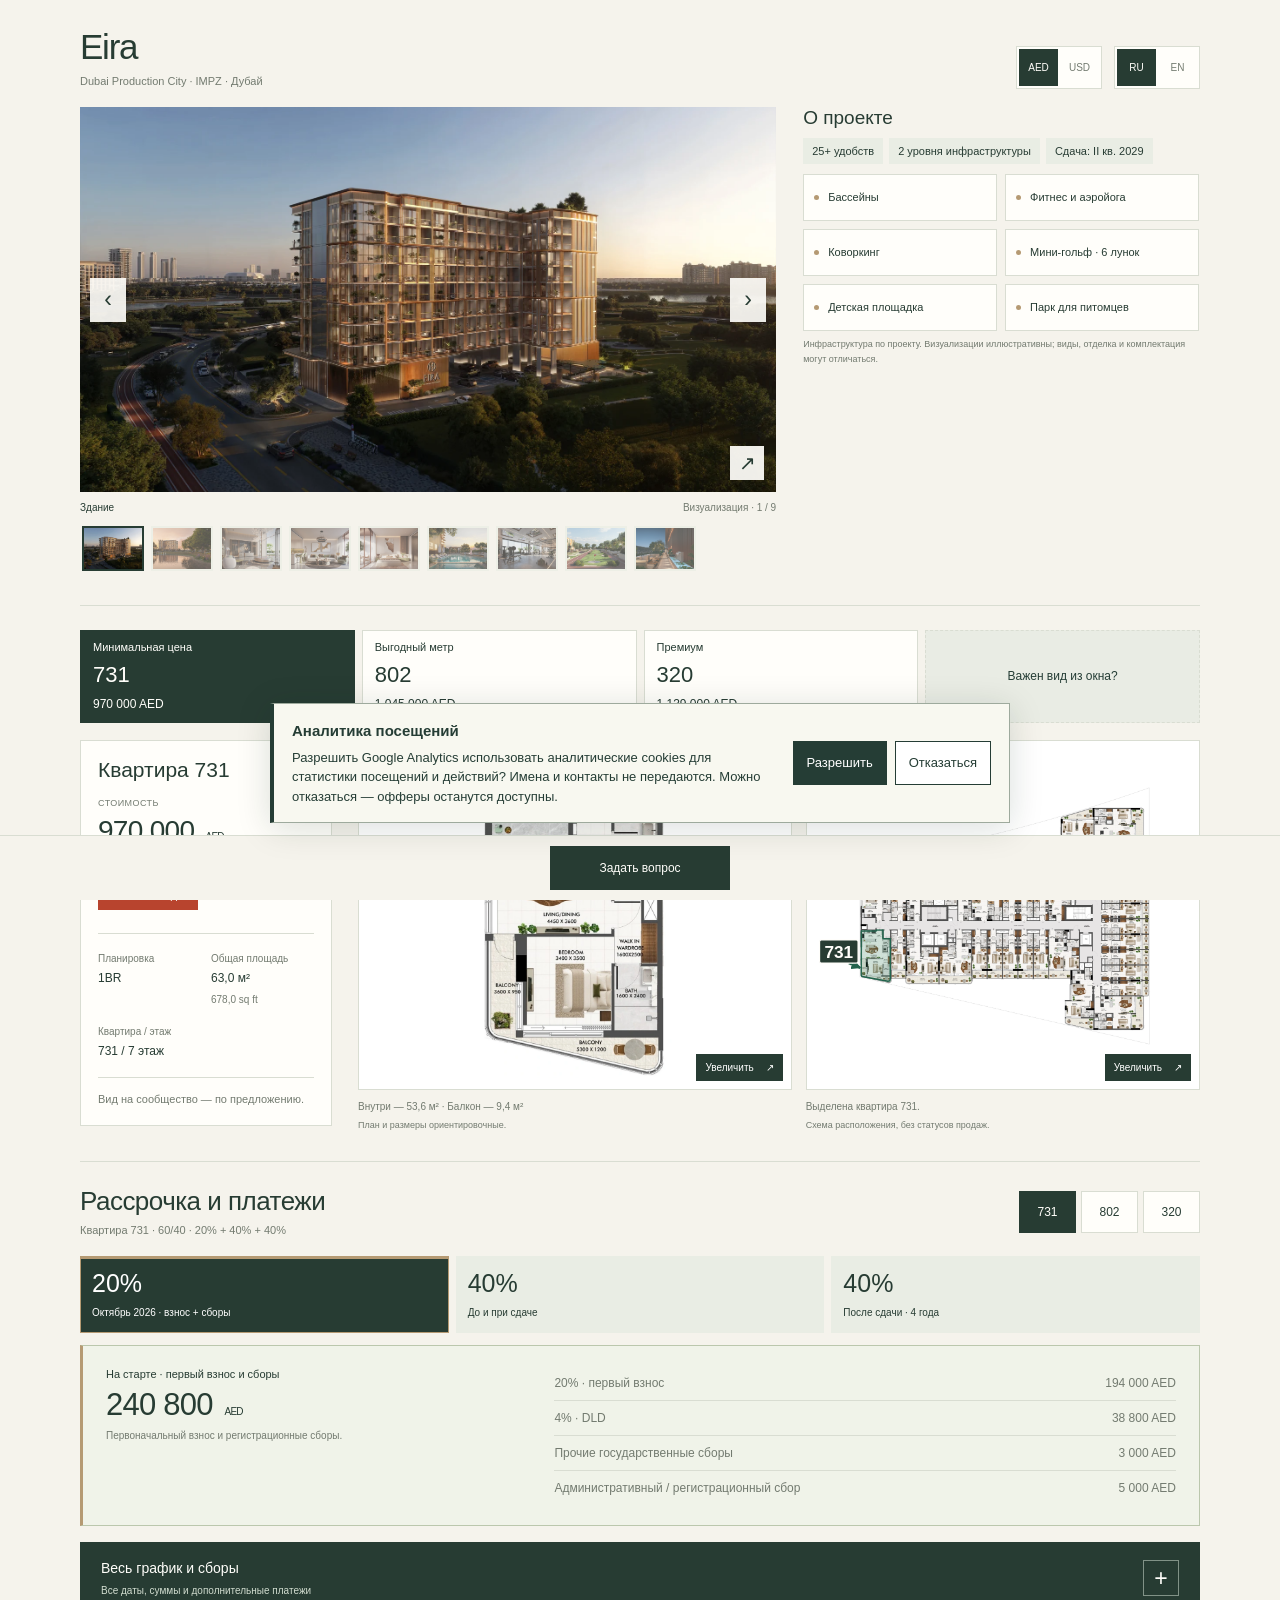
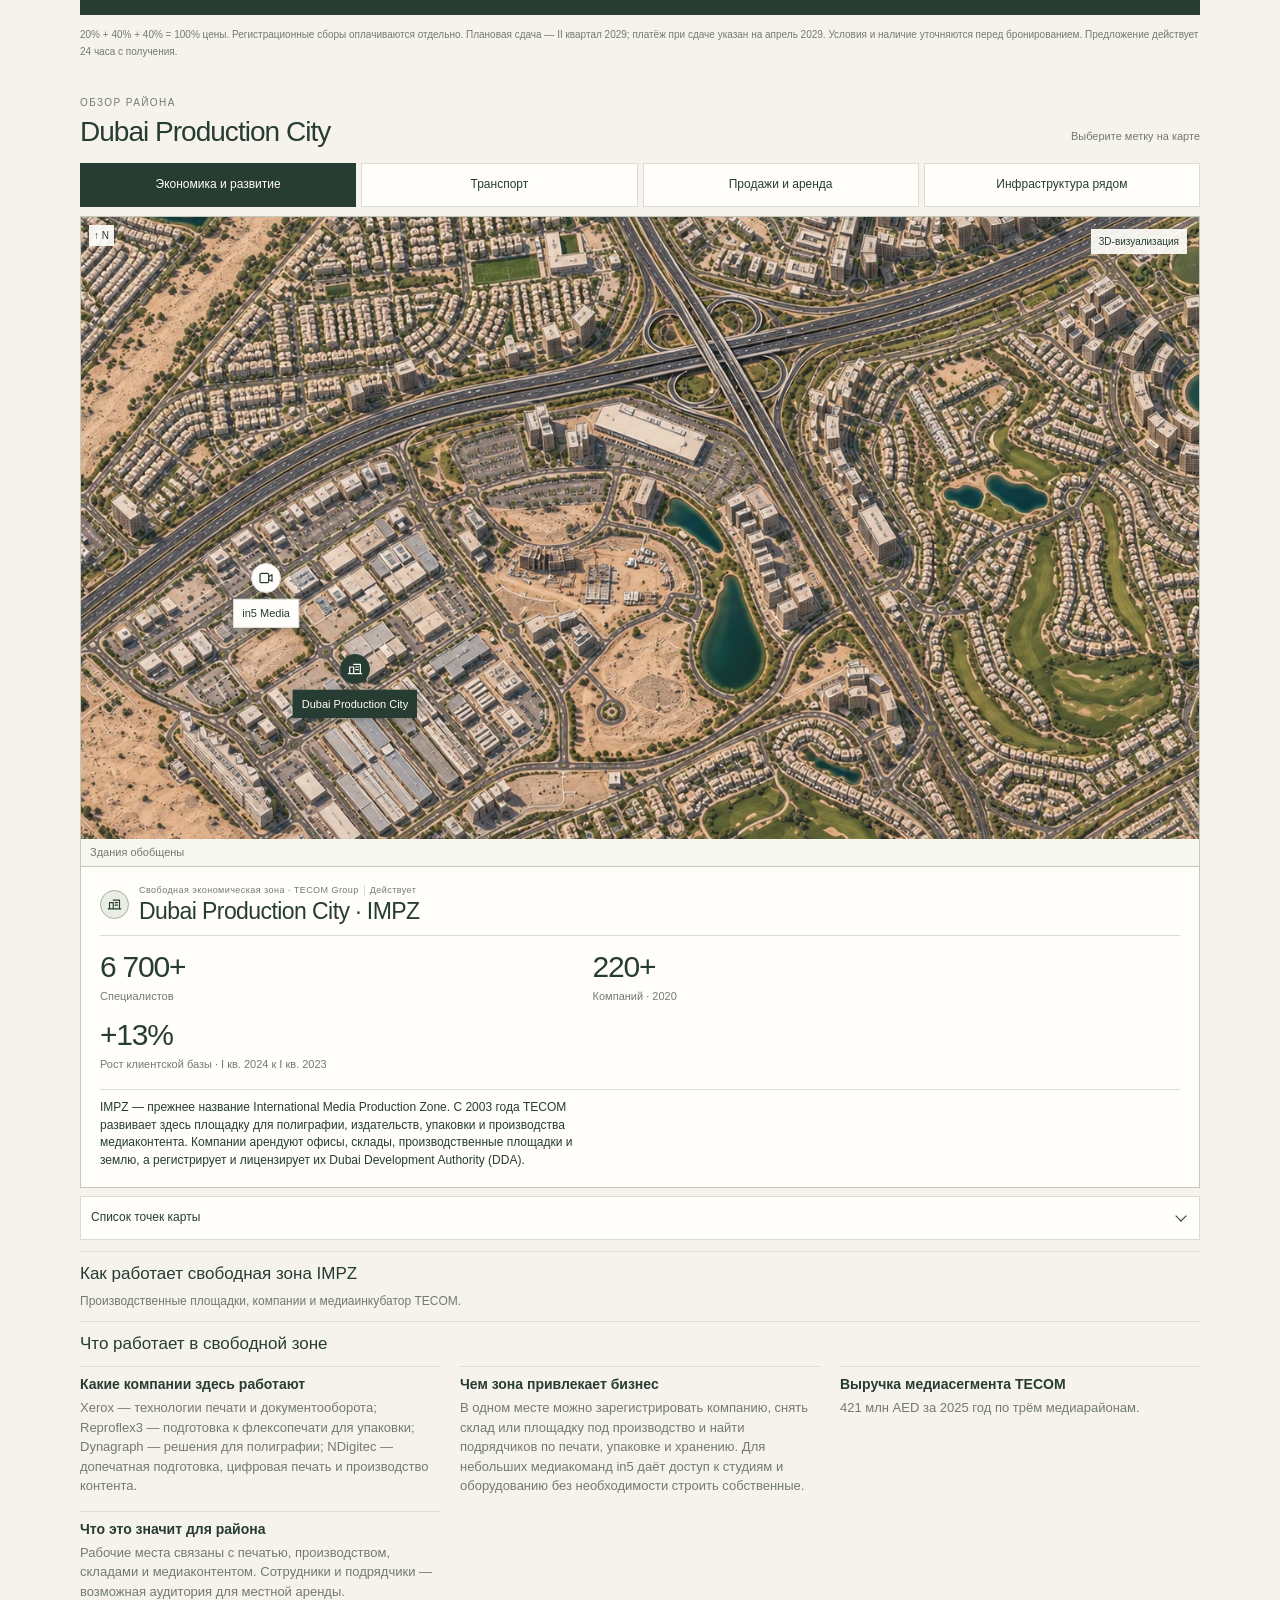
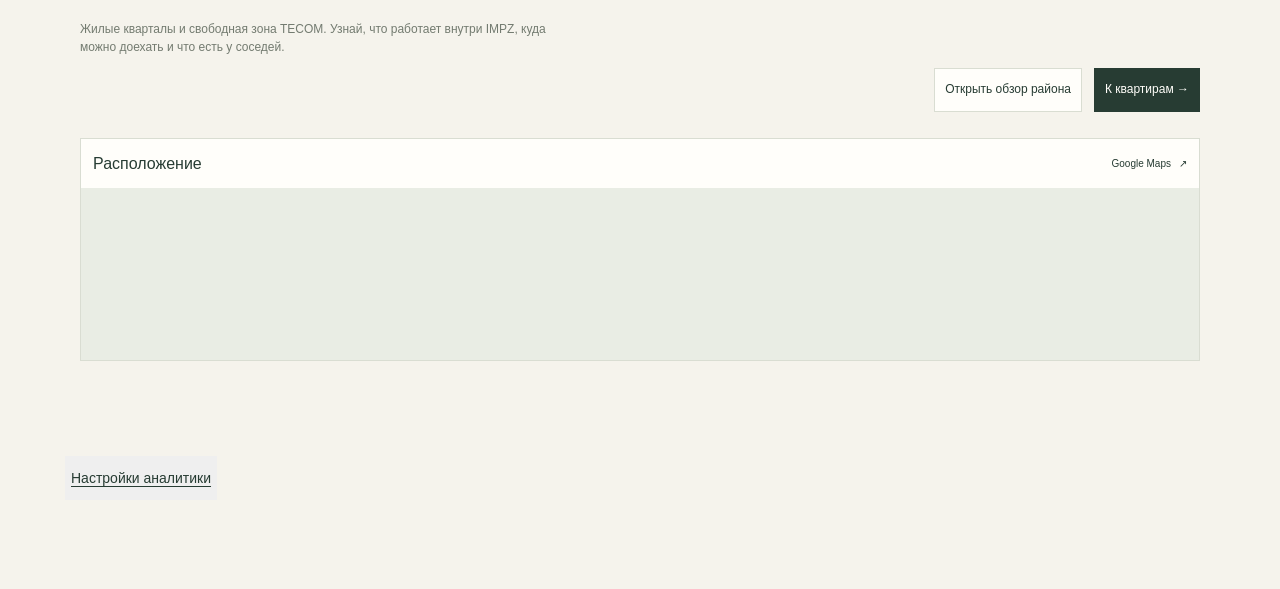
<file: eira-731-802-320-v01/index.html>
<!doctype html>
<html lang="ru"><head><meta charset="utf-8"><meta name="viewport" content="width=device-width,initial-scale=1"><title>Индивидуальное предложение · Eira</title>
<!-- PREVIEW METADATA: статический HTML; заполнить при сборке до публикации, не через JavaScript. -->
<meta name="description" content="Планировки, стоимость и условия оплаты.">
<link rel="canonical" href="https://aliaksandrtrus.github.io/offers/eira-731-802-320-v01/">
<meta property="og:title" content="Индивидуальное предложение · Eira">
<meta property="og:description" content="Планировки, стоимость и условия оплаты.">
<meta property="og:type" content="website">
<meta property="og:url" content="https://aliaksandrtrus.github.io/offers/eira-731-802-320-v01/">
<meta property="og:image" content="https://aliaksandrtrus.github.io/offers/eira-731-802-320-v01/images/cover-eira-v01.jpg">
<meta property="og:image:type" content="image/jpeg">
<meta property="og:image:width" content="1200">
<meta property="og:image:height" content="630">
<meta property="og:image:alt" content="Eira · визуализация проекта">
<!-- ДАННЫЕ ОФЕРА: заполняйте этот JSON по новым источникам; статическое превью отдельно заполните в PREVIEW METADATA в head. Пустые значения не наследуются из эталона. Внутренние сведения здесь не хранить. -->
<script id="offer-data" type="application/json">{
  "schemaVersion": 1,
  "project": {
    "name": "Eira",
    "location": {
      "ru": "Dubai Production City · IMPZ · Дубай",
      "en": "Dubai Production City · IMPZ · Dubai"
    },
    "counts": [
      {
        "ru": "25+ удобств",
        "en": "25+ amenities"
      },
      {
        "ru": "2 уровня инфраструктуры",
        "en": "2 amenity levels"
      }
    ],
    "amenities": [
      {
        "ru": "Бассейны",
        "en": "Swimming pools"
      },
      {
        "ru": "Фитнес и аэройога",
        "en": "Fitness and aerial yoga"
      },
      {
        "ru": "Коворкинг",
        "en": "Co-working space"
      },
      {
        "ru": "Мини-гольф · 6 лунок",
        "en": "6-hole mini golf"
      },
      {
        "ru": "Детская площадка",
        "en": "Kids’ play area"
      },
      {
        "ru": "Парк для питомцев",
        "en": "Pet park"
      }
    ],
    "amenitiesNote": {
      "ru": "Инфраструктура по проекту. Визуализации иллюстративны; виды, отделка и комплектация могут отличаться.",
      "en": "Planned project amenities. Renderings are illustrative; views, finishes and furnishings may differ."
    },
    "areaIntro": {
      "ru": "Dubai Production City с доступом к Sheikh Mohammed Bin Zayed Road (E311) и Al Khail Road.",
      "en": "Dubai Production City, with access to Sheikh Mohammed Bin Zayed Road (E311) and Al Khail Road."
    },
    "nearby": [
      {
        "name": "City Centre Mall",
        "travel": {
          "ru": "≈ 3 мин",
          "en": "≈ 3 min"
        }
      },
      {
        "name": "Gems Metropole School",
        "travel": {
          "ru": "≈ 10 мин",
          "en": "≈ 10 min"
        }
      },
      {
        "name": "Dubai Hills Mall",
        "travel": {
          "ru": "≈ 15 мин",
          "en": "≈ 15 min"
        }
      },
      {
        "name": "Marina Beach",
        "travel": {
          "ru": "≈ 15 мин",
          "en": "≈ 15 min"
        }
      }
    ],
    "nearbyNote": {
      "ru": "Время в пути — ориентиры из брошюры проекта.",
      "en": "Indicative travel times from the project brochure."
    },
    "handover": {
      "label": {
        "ru": "Плановая сдача",
        "en": "Planned handover"
      },
      "value": {
        "ru": "II кв. 2029",
        "en": "Q2 2029"
      }
    }
  },
  "currency": {
    "base": "AED"
  },
  "gallery": [
    {
      "src": "images/hero.webp",
      "caption": {
        "ru": "Здание",
        "en": "Building"
      },
      "kind": {
        "ru": "Визуализация",
        "en": "Rendering"
      }
    },
    {
      "src": "images/lake.webp",
      "caption": {
        "ru": "Фасад у озера",
        "en": "Lakeside facade"
      },
      "kind": {
        "ru": "Визуализация",
        "en": "Rendering"
      }
    },
    {
      "src": "images/lobby.webp",
      "caption": {
        "ru": "Лобби",
        "en": "Lobby"
      },
      "kind": {
        "ru": "Визуализация",
        "en": "Rendering"
      }
    },
    {
      "src": "images/living.webp",
      "caption": {
        "ru": "Гостиная · типовой интерьер 1BR",
        "en": "Living room · illustrative 1BR interior"
      },
      "kind": {
        "ru": "Визуализация",
        "en": "Rendering"
      }
    },
    {
      "src": "images/bedroom.webp",
      "caption": {
        "ru": "Спальня · типовой интерьер 1BR",
        "en": "Bedroom · illustrative 1BR interior"
      },
      "kind": {
        "ru": "Визуализация",
        "en": "Rendering"
      }
    },
    {
      "src": "images/pool.webp",
      "caption": {
        "ru": "Club Serene · бассейн",
        "en": "Club Serene · pool"
      },
      "kind": {
        "ru": "Визуализация",
        "en": "Rendering"
      }
    },
    {
      "src": "images/gym.webp",
      "caption": {
        "ru": "Фитнес-зал",
        "en": "Fitness centre"
      },
      "kind": {
        "ru": "Визуализация",
        "en": "Rendering"
      }
    },
    {
      "src": "images/golf.webp",
      "caption": {
        "ru": "Беговая дорожка и мини-гольф",
        "en": "Jogging track and mini golf"
      },
      "kind": {
        "ru": "Визуализация",
        "en": "Rendering"
      }
    },
    {
      "src": "images/walkway.webp",
      "caption": {
        "ru": "Прогулочная дорожка",
        "en": "Walking promenade"
      },
      "kind": {
        "ru": "Визуализация",
        "en": "Rendering"
      }
    }
  ],
  "units": [
    {
      "id": "731",
      "title": {
        "ru": "Квартира 731",
        "en": "Apartment 731"
      },
      "choiceArea": {
        "ru": "678 sq ft",
        "en": "678 sq ft"
      },
      "choiceSubtitle": {
        "ru": "1BR",
        "en": "1BR"
      },
      "price": 970000,
      "facts": [
        {
          "label": {
            "ru": "Планировка",
            "en": "Layout"
          },
          "value": {
            "ru": "1BR",
            "en": "1BR"
          }
        },
        {
          "label": {
            "ru": "Общая площадь",
            "en": "Total area"
          },
          "value": {
            "ru": "62,99 м²",
            "en": "62.99 m²"
          },
          "secondary": {
            "ru": "678 sq ft",
            "en": "678 sq ft"
          }
        },
        {
          "label": {
            "ru": "Квартира / этаж",
            "en": "Apartment / floor"
          },
          "value": {
            "ru": "731 / 7 этаж",
            "en": "731 / 7th floor"
          }
        }
      ],
      "view": {
        "ru": "Вид на сообщество — по предложению.",
        "en": "Community view, as stated in the offer."
      },
      "plans": {
        "unit": {
          "src": "images/plan-731.webp",
          "caption": {
            "ru": "Квартира 731 · индивидуальный план",
            "en": "Apartment 731 · individual plan"
          },
          "alt": {
            "ru": "Квартира 731 · индивидуальный план",
            "en": "Apartment 731 · individual plan"
          },
          "width": 570,
          "height": 953,
          "note": {
            "ru": "Внутри — 53,61 м² · Балкон — 9,38 м²",
            "en": "Internal area — 53.61 m² · Balcony — 9.38 m²"
          },
          "secondaryNote": {
            "ru": "План и размеры ориентировочные.",
            "en": "Indicative plan and dimensions."
          }
        },
        "floor": {
          "src": "images/floor-731.svg",
          "caption": {
            "ru": "Квартира 731 · схема типового этажа",
            "en": "Apartment 731 · typical-floor layout"
          },
          "alt": {
            "ru": "План этажа: контур, стрелка и номер выделяют квартиру 731",
            "en": "Floor plan: outline, arrow and number identify apartment 731"
          },
          "width": 2400,
          "height": 1686,
          "note": {
            "ru": "Выделена квартира 731.",
            "en": "Apartment 731 is highlighted."
          },
          "secondaryNote": {
            "ru": "Схема расположения, без статусов продаж.",
            "en": "Location plan; availability is not shown."
          },
          "selection": {
            "unitId": "731",
            "method": "svg"
          }
        }
      },
      "payments": {
        "summary": {
          "ru": "60/40 · 20% + 40% + 40%",
          "en": "60/40 · 20% + 40% + 40%"
        },
        "stages": [
          {
            "label": {
              "ru": "20%",
              "en": "20%"
            },
            "subtitle": {
              "ru": "Октябрь 2026 · взнос + сборы",
              "en": "Oct 2026 · down payment + fees"
            },
            "title": {
              "ru": "На старте · первый взнос и сборы",
              "en": "Initial payment and fees"
            },
            "amount": 240800,
            "note": {
              "ru": "Первоначальный взнос и регистрационные сборы.",
              "en": "Down payment and registration charges."
            },
            "rows": [
              {
                "label": {
                  "ru": "20% · первый взнос",
                  "en": "20% · down payment"
                },
                "amount": 194000
              },
              {
                "label": {
                  "ru": "4% · DLD",
                  "en": "4% · DLD"
                },
                "amount": 38800
              },
              {
                "label": {
                  "ru": "Прочие государственные сборы",
                  "en": "Other government charges"
                },
                "amount": 3000
              },
              {
                "label": {
                  "ru": "Административный / регистрационный сбор",
                  "en": "Administration / registration fee"
                },
                "amount": 5000
              }
            ]
          },
          {
            "label": {
              "ru": "40%",
              "en": "40%"
            },
            "subtitle": {
              "ru": "До и при сдаче",
              "en": "Before and on handover"
            },
            "title": {
              "ru": "Четыре платежа по графику",
              "en": "Four scheduled payments"
            },
            "amount": 388000,
            "note": {
              "ru": "По 10% в июле 2027, январе и июле 2028, затем при сдаче в апреле 2029.",
              "en": "10% each in Jul 2027, Jan and Jul 2028, then on handover in Apr 2029."
            },
            "rows": [
              {
                "label": {
                  "ru": "Июль 2027 · 10%",
                  "en": "Jul 2027 · 10%"
                },
                "amount": 97000
              },
              {
                "label": {
                  "ru": "Январь 2028 · 10%",
                  "en": "Jan 2028 · 10%"
                },
                "amount": 97000
              },
              {
                "label": {
                  "ru": "Июль 2028 · 10%",
                  "en": "Jul 2028 · 10%"
                },
                "amount": 97000
              },
              {
                "label": {
                  "ru": "При сдаче · апрель 2029 · 10%",
                  "en": "On handover · Apr 2029 · 10%"
                },
                "amount": 97000
              }
            ]
          },
          {
            "label": {
              "ru": "40%",
              "en": "40%"
            },
            "subtitle": {
              "ru": "После сдачи · 4 года",
              "en": "After handover · 4 years"
            },
            "title": {
              "ru": "Раз в полгода · 5% цены",
              "en": "Every six months · 5% of the price"
            },
            "amount": 48500,
            "note": [
              {
                "text": {
                  "ru": "8 полугодовых платежей. Всего после сдачи — ",
                  "en": "8 semi-annual payments. Total after handover — "
                }
              },
              {
                "amount": 388000
              },
              {
                "text": {
                  "ru": ".",
                  "en": "."
                }
              }
            ],
            "intro": {
              "ru": "С октября 2029 по апрель 2033.",
              "en": "From October 2029 to April 2033."
            },
            "rows": [
              {
                "label": {
                  "ru": "Октябрь 2029 · 5%",
                  "en": "Oct 2029 · 5%"
                },
                "amount": 48500
              },
              {
                "label": {
                  "ru": "Апрель 2030 · 5%",
                  "en": "Apr 2030 · 5%"
                },
                "amount": 48500
              },
              {
                "label": {
                  "ru": "Октябрь 2030 · 5%",
                  "en": "Oct 2030 · 5%"
                },
                "amount": 48500
              },
              {
                "label": {
                  "ru": "Апрель 2031 · 5%",
                  "en": "Apr 2031 · 5%"
                },
                "amount": 48500
              },
              {
                "label": {
                  "ru": "Октябрь 2031 · 5%",
                  "en": "Oct 2031 · 5%"
                },
                "amount": 48500
              },
              {
                "label": {
                  "ru": "Апрель 2032 · 5%",
                  "en": "Apr 2032 · 5%"
                },
                "amount": 48500
              },
              {
                "label": {
                  "ru": "Октябрь 2032 · 5%",
                  "en": "Oct 2032 · 5%"
                },
                "amount": 48500
              },
              {
                "label": {
                  "ru": "Апрель 2033 · 5%",
                  "en": "Apr 2033 · 5%"
                },
                "amount": 48500
              }
            ]
          }
        ],
        "extra": "",
        "schedule": [
          {
            "label": {
              "ru": "Октябрь 2026 · бронирование",
              "en": "Oct 2026 · reservation"
            },
            "amount": 194000,
            "share": {
              "ru": "20%",
              "en": "20%"
            }
          },
          {
            "label": {
              "ru": "При бронировании · DLD",
              "en": "On reservation · DLD"
            },
            "share": {
              "ru": "4% отдельно",
              "en": "4% extra"
            },
            "amount": 38800
          },
          {
            "label": {
              "ru": "Прочие государственные сборы",
              "en": "Other government charges"
            },
            "share": {
              "ru": "Отдельно",
              "en": "Extra"
            },
            "amount": 3000
          },
          {
            "label": {
              "ru": "Admin / регистрация",
              "en": "Admin / registration"
            },
            "share": {
              "ru": "Отдельно",
              "en": "Extra"
            },
            "amount": 5000
          },
          {
            "label": {
              "ru": "Июль 2027",
              "en": "Jul 2027"
            },
            "amount": 97000,
            "share": {
              "ru": "10%",
              "en": "10%"
            }
          },
          {
            "label": {
              "ru": "Январь 2028",
              "en": "Jan 2028"
            },
            "amount": 97000,
            "share": {
              "ru": "10%",
              "en": "10%"
            }
          },
          {
            "label": {
              "ru": "Июль 2028",
              "en": "Jul 2028"
            },
            "amount": 97000,
            "share": {
              "ru": "10%",
              "en": "10%"
            }
          },
          {
            "label": {
              "ru": "При сдаче · апрель 2029",
              "en": "On handover · Apr 2029"
            },
            "amount": 97000,
            "share": {
              "ru": "10%",
              "en": "10%"
            }
          },
          {
            "label": {
              "ru": "Октябрь 2029",
              "en": "Oct 2029"
            },
            "amount": 48500,
            "share": {
              "ru": "5%",
              "en": "5%"
            }
          },
          {
            "label": {
              "ru": "Апрель 2030",
              "en": "Apr 2030"
            },
            "amount": 48500,
            "share": {
              "ru": "5%",
              "en": "5%"
            }
          },
          {
            "label": {
              "ru": "Октябрь 2030",
              "en": "Oct 2030"
            },
            "amount": 48500,
            "share": {
              "ru": "5%",
              "en": "5%"
            }
          },
          {
            "label": {
              "ru": "Апрель 2031",
              "en": "Apr 2031"
            },
            "amount": 48500,
            "share": {
              "ru": "5%",
              "en": "5%"
            }
          },
          {
            "label": {
              "ru": "Октябрь 2031",
              "en": "Oct 2031"
            },
            "amount": 48500,
            "share": {
              "ru": "5%",
              "en": "5%"
            }
          },
          {
            "label": {
              "ru": "Апрель 2032",
              "en": "Apr 2032"
            },
            "amount": 48500,
            "share": {
              "ru": "5%",
              "en": "5%"
            }
          },
          {
            "label": {
              "ru": "Октябрь 2032",
              "en": "Oct 2032"
            },
            "amount": 48500,
            "share": {
              "ru": "5%",
              "en": "5%"
            }
          },
          {
            "label": {
              "ru": "Апрель 2033",
              "en": "Apr 2033"
            },
            "amount": 48500,
            "share": {
              "ru": "5%",
              "en": "5%"
            }
          }
        ],
        "terms": {
          "ru": "20% + 40% + 40% = 100% цены. Регистрационные сборы оплачиваются отдельно. Плановая сдача — II квартал 2029; платёж при сдаче указан на апрель 2029. Условия и наличие уточняются перед бронированием. Предложение действует 24 часа с получения.",
          "en": "20% + 40% + 40% = 100% of the price. Registration charges are extra. Planned completion is Q2 2029; the handover payment is scheduled for April 2029. Terms and availability are reconfirmed before reservation. This offer is valid for 24 hours from receipt."
        }
      },
      "selection": {
        "category": "minimum_price",
        "totalAreaM2": 62.98826112,
        "totalAreaSqft": 678
      }
    },
    {
      "id": "802",
      "title": {
        "ru": "Квартира 802",
        "en": "Apartment 802"
      },
      "choiceArea": {
        "ru": "716 sq ft",
        "en": "716 sq ft"
      },
      "choiceSubtitle": {
        "ru": "1BR",
        "en": "1BR"
      },
      "price": 1045000,
      "facts": [
        {
          "label": {
            "ru": "Планировка",
            "en": "Layout"
          },
          "value": {
            "ru": "1BR",
            "en": "1BR"
          }
        },
        {
          "label": {
            "ru": "Общая площадь",
            "en": "Total area"
          },
          "value": {
            "ru": "66,52 м²",
            "en": "66.52 m²"
          },
          "secondary": {
            "ru": "716 sq ft",
            "en": "716 sq ft"
          }
        },
        {
          "label": {
            "ru": "Квартира / этаж",
            "en": "Apartment / floor"
          },
          "value": {
            "ru": "802 / 8 этаж",
            "en": "802 / 8th floor"
          }
        }
      ],
      "view": {
        "ru": "Вид на бассейн и парк — по таблице проекта.",
        "en": "Pool and park view, as stated in the project inventory."
      },
      "plans": {
        "unit": {
          "src": "images/plan-802.webp",
          "caption": {
            "ru": "Квартира 802 · план применимого типа",
            "en": "Apartment 802 · applicable type plan"
          },
          "alt": {
            "ru": "Квартира 802 · план применимого типа",
            "en": "Apartment 802 · applicable type plan"
          },
          "width": 660,
          "height": 995,
          "note": {
            "ru": "Внутри — 55,00 м² · Балкон — 11,52 м². Тип 4 из брошюры, применим к 802.",
            "en": "Internal area — 55.00 m² · Balcony — 11.52 m². Brochure Type 4, applicable to 802."
          },
          "secondaryNote": {
            "ru": "План и размеры ориентировочные.",
            "en": "Indicative plan and dimensions."
          }
        },
        "floor": {
          "src": "images/floor-802.svg",
          "caption": {
            "ru": "Квартира 802 · схема типового этажа",
            "en": "Apartment 802 · typical-floor layout"
          },
          "alt": {
            "ru": "План этажа: контур, стрелка и номер выделяют квартиру 802",
            "en": "Floor plan: outline, arrow and number identify apartment 802"
          },
          "width": 2400,
          "height": 1686,
          "note": {
            "ru": "Выделена квартира 802.",
            "en": "Apartment 802 is highlighted."
          },
          "secondaryNote": {
            "ru": "Схема расположения, без статусов продаж.",
            "en": "Location plan; availability is not shown."
          },
          "selection": {
            "unitId": "802",
            "method": "svg"
          }
        }
      },
      "payments": {
        "summary": {
          "ru": "60/40 · 20% + 40% + 40%",
          "en": "60/40 · 20% + 40% + 40%"
        },
        "stages": [
          {
            "label": {
              "ru": "20%",
              "en": "20%"
            },
            "subtitle": {
              "ru": "Октябрь 2026 · взнос + сборы",
              "en": "Oct 2026 · down payment + fees"
            },
            "title": {
              "ru": "На старте · первый взнос и сборы",
              "en": "Initial payment and fees"
            },
            "amount": 258800,
            "note": {
              "ru": "Первоначальный взнос и регистрационные сборы.",
              "en": "Down payment and registration charges."
            },
            "rows": [
              {
                "label": {
                  "ru": "20% · первый взнос",
                  "en": "20% · down payment"
                },
                "amount": 209000
              },
              {
                "label": {
                  "ru": "4% · DLD",
                  "en": "4% · DLD"
                },
                "amount": 41800
              },
              {
                "label": {
                  "ru": "Прочие государственные сборы",
                  "en": "Other government charges"
                },
                "amount": 3000
              },
              {
                "label": {
                  "ru": "Административный / регистрационный сбор",
                  "en": "Administration / registration fee"
                },
                "amount": 5000
              }
            ]
          },
          {
            "label": {
              "ru": "40%",
              "en": "40%"
            },
            "subtitle": {
              "ru": "До и при сдаче",
              "en": "Before and on handover"
            },
            "title": {
              "ru": "Четыре платежа по графику",
              "en": "Four scheduled payments"
            },
            "amount": 418000,
            "note": {
              "ru": "По 10% в июле 2027, январе и июле 2028, затем при сдаче в апреле 2029.",
              "en": "10% each in Jul 2027, Jan and Jul 2028, then on handover in Apr 2029."
            },
            "rows": [
              {
                "label": {
                  "ru": "Июль 2027 · 10%",
                  "en": "Jul 2027 · 10%"
                },
                "amount": 104500
              },
              {
                "label": {
                  "ru": "Январь 2028 · 10%",
                  "en": "Jan 2028 · 10%"
                },
                "amount": 104500
              },
              {
                "label": {
                  "ru": "Июль 2028 · 10%",
                  "en": "Jul 2028 · 10%"
                },
                "amount": 104500
              },
              {
                "label": {
                  "ru": "При сдаче · апрель 2029 · 10%",
                  "en": "On handover · Apr 2029 · 10%"
                },
                "amount": 104500
              }
            ]
          },
          {
            "label": {
              "ru": "40%",
              "en": "40%"
            },
            "subtitle": {
              "ru": "После сдачи · 4 года",
              "en": "After handover · 4 years"
            },
            "title": {
              "ru": "Раз в полгода · 5% цены",
              "en": "Every six months · 5% of the price"
            },
            "amount": 52250,
            "note": [
              {
                "text": {
                  "ru": "8 полугодовых платежей. Всего после сдачи — ",
                  "en": "8 semi-annual payments. Total after handover — "
                }
              },
              {
                "amount": 418000
              },
              {
                "text": {
                  "ru": ".",
                  "en": "."
                }
              }
            ],
            "intro": {
              "ru": "С октября 2029 по апрель 2033.",
              "en": "From October 2029 to April 2033."
            },
            "rows": [
              {
                "label": {
                  "ru": "Октябрь 2029 · 5%",
                  "en": "Oct 2029 · 5%"
                },
                "amount": 52250
              },
              {
                "label": {
                  "ru": "Апрель 2030 · 5%",
                  "en": "Apr 2030 · 5%"
                },
                "amount": 52250
              },
              {
                "label": {
                  "ru": "Октябрь 2030 · 5%",
                  "en": "Oct 2030 · 5%"
                },
                "amount": 52250
              },
              {
                "label": {
                  "ru": "Апрель 2031 · 5%",
                  "en": "Apr 2031 · 5%"
                },
                "amount": 52250
              },
              {
                "label": {
                  "ru": "Октябрь 2031 · 5%",
                  "en": "Oct 2031 · 5%"
                },
                "amount": 52250
              },
              {
                "label": {
                  "ru": "Апрель 2032 · 5%",
                  "en": "Apr 2032 · 5%"
                },
                "amount": 52250
              },
              {
                "label": {
                  "ru": "Октябрь 2032 · 5%",
                  "en": "Oct 2032 · 5%"
                },
                "amount": 52250
              },
              {
                "label": {
                  "ru": "Апрель 2033 · 5%",
                  "en": "Apr 2033 · 5%"
                },
                "amount": 52250
              }
            ]
          }
        ],
        "extra": "",
        "schedule": [
          {
            "label": {
              "ru": "Октябрь 2026 · бронирование",
              "en": "Oct 2026 · reservation"
            },
            "amount": 209000,
            "share": {
              "ru": "20%",
              "en": "20%"
            }
          },
          {
            "label": {
              "ru": "При бронировании · DLD",
              "en": "On reservation · DLD"
            },
            "share": {
              "ru": "4% отдельно",
              "en": "4% extra"
            },
            "amount": 41800
          },
          {
            "label": {
              "ru": "Прочие государственные сборы",
              "en": "Other government charges"
            },
            "share": {
              "ru": "Отдельно",
              "en": "Extra"
            },
            "amount": 3000
          },
          {
            "label": {
              "ru": "Admin / регистрация",
              "en": "Admin / registration"
            },
            "share": {
              "ru": "Отдельно",
              "en": "Extra"
            },
            "amount": 5000
          },
          {
            "label": {
              "ru": "Июль 2027",
              "en": "Jul 2027"
            },
            "amount": 104500,
            "share": {
              "ru": "10%",
              "en": "10%"
            }
          },
          {
            "label": {
              "ru": "Январь 2028",
              "en": "Jan 2028"
            },
            "amount": 104500,
            "share": {
              "ru": "10%",
              "en": "10%"
            }
          },
          {
            "label": {
              "ru": "Июль 2028",
              "en": "Jul 2028"
            },
            "amount": 104500,
            "share": {
              "ru": "10%",
              "en": "10%"
            }
          },
          {
            "label": {
              "ru": "При сдаче · апрель 2029",
              "en": "On handover · Apr 2029"
            },
            "amount": 104500,
            "share": {
              "ru": "10%",
              "en": "10%"
            }
          },
          {
            "label": {
              "ru": "Октябрь 2029",
              "en": "Oct 2029"
            },
            "amount": 52250,
            "share": {
              "ru": "5%",
              "en": "5%"
            }
          },
          {
            "label": {
              "ru": "Апрель 2030",
              "en": "Apr 2030"
            },
            "amount": 52250,
            "share": {
              "ru": "5%",
              "en": "5%"
            }
          },
          {
            "label": {
              "ru": "Октябрь 2030",
              "en": "Oct 2030"
            },
            "amount": 52250,
            "share": {
              "ru": "5%",
              "en": "5%"
            }
          },
          {
            "label": {
              "ru": "Апрель 2031",
              "en": "Apr 2031"
            },
            "amount": 52250,
            "share": {
              "ru": "5%",
              "en": "5%"
            }
          },
          {
            "label": {
              "ru": "Октябрь 2031",
              "en": "Oct 2031"
            },
            "amount": 52250,
            "share": {
              "ru": "5%",
              "en": "5%"
            }
          },
          {
            "label": {
              "ru": "Апрель 2032",
              "en": "Apr 2032"
            },
            "amount": 52250,
            "share": {
              "ru": "5%",
              "en": "5%"
            }
          },
          {
            "label": {
              "ru": "Октябрь 2032",
              "en": "Oct 2032"
            },
            "amount": 52250,
            "share": {
              "ru": "5%",
              "en": "5%"
            }
          },
          {
            "label": {
              "ru": "Апрель 2033",
              "en": "Apr 2033"
            },
            "amount": 52250,
            "share": {
              "ru": "5%",
              "en": "5%"
            }
          }
        ],
        "terms": {
          "ru": "20% + 40% + 40% = 100% цены. Регистрационные сборы оплачиваются отдельно. Плановая сдача — II квартал 2029; платёж при сдаче указан на апрель 2029. Условия и наличие уточняются перед бронированием. Предложение действует 24 часа с получения.",
          "en": "20% + 40% + 40% = 100% of the price. Registration charges are extra. Planned completion is Q2 2029; the handover payment is scheduled for April 2029. Terms and availability are reconfirmed before reservation. This offer is valid for 24 hours from receipt."
        }
      },
      "selection": {
        "category": "value_per_m2",
        "totalAreaM2": 66.51857664,
        "totalAreaSqft": 716
      }
    },
    {
      "id": "320",
      "title": {
        "ru": "Квартира 320",
        "en": "Apartment 320"
      },
      "choiceArea": {
        "ru": "829 sq ft",
        "en": "829 sq ft"
      },
      "choiceSubtitle": {
        "ru": "1BR",
        "en": "1BR"
      },
      "price": 1139000,
      "facts": [
        {
          "label": {
            "ru": "Планировка",
            "en": "Layout"
          },
          "value": {
            "ru": "1BR",
            "en": "1BR"
          }
        },
        {
          "label": {
            "ru": "Общая площадь",
            "en": "Total area"
          },
          "value": {
            "ru": "77,02 м²",
            "en": "77.02 m²"
          },
          "secondary": {
            "ru": "829 sq ft",
            "en": "829 sq ft"
          }
        },
        {
          "label": {
            "ru": "Квартира / этаж",
            "en": "Apartment / floor"
          },
          "value": {
            "ru": "320 / 3 этаж",
            "en": "320 / 3rd floor"
          }
        }
      ],
      "view": {
        "ru": "Вид на зелёный парк — по таблице проекта.",
        "en": "Lush green park view, as stated in the project inventory."
      },
      "plans": {
        "unit": {
          "src": "images/plan-320.webp",
          "caption": {
            "ru": "Квартира 320 · план применимого типа",
            "en": "Apartment 320 · applicable type plan"
          },
          "alt": {
            "ru": "Квартира 320 · план применимого типа",
            "en": "Apartment 320 · applicable type plan"
          },
          "width": 930,
          "height": 840,
          "note": {
            "ru": "Тип 7 из брошюры; в списке применимости указана квартира 320.",
            "en": "Type 7 from the brochure; apartment 320 is listed as applicable."
          },
          "secondaryNote": {
            "ru": "План и размеры ориентировочные.",
            "en": "Indicative plan and dimensions."
          }
        },
        "floor": {
          "src": "images/floor-320.svg",
          "caption": {
            "ru": "Квартира 320 · схема типового этажа",
            "en": "Apartment 320 · typical-floor layout"
          },
          "alt": {
            "ru": "План этажа: контур, стрелка и номер выделяют квартиру 320",
            "en": "Floor plan: outline, arrow and number identify apartment 320"
          },
          "width": 2400,
          "height": 1686,
          "note": {
            "ru": "Выделена квартира 320.",
            "en": "Apartment 320 is highlighted."
          },
          "secondaryNote": {
            "ru": "Схема расположения, без статусов продаж.",
            "en": "Location plan; availability is not shown."
          },
          "selection": {
            "unitId": "320",
            "method": "svg"
          }
        }
      },
      "payments": {
        "summary": {
          "ru": "60/40 · 20% + 40% + 40%",
          "en": "60/40 · 20% + 40% + 40%"
        },
        "stages": [
          {
            "label": {
              "ru": "20%",
              "en": "20%"
            },
            "subtitle": {
              "ru": "Октябрь 2026 · взнос + сборы",
              "en": "Oct 2026 · down payment + fees"
            },
            "title": {
              "ru": "На старте · первый взнос и сборы",
              "en": "Initial payment and fees"
            },
            "amount": 281360,
            "note": {
              "ru": "Первоначальный взнос и регистрационные сборы.",
              "en": "Down payment and registration charges."
            },
            "rows": [
              {
                "label": {
                  "ru": "20% · первый взнос",
                  "en": "20% · down payment"
                },
                "amount": 227800
              },
              {
                "label": {
                  "ru": "4% · DLD",
                  "en": "4% · DLD"
                },
                "amount": 45560
              },
              {
                "label": {
                  "ru": "Прочие государственные сборы",
                  "en": "Other government charges"
                },
                "amount": 3000
              },
              {
                "label": {
                  "ru": "Административный / регистрационный сбор",
                  "en": "Administration / registration fee"
                },
                "amount": 5000
              }
            ]
          },
          {
            "label": {
              "ru": "40%",
              "en": "40%"
            },
            "subtitle": {
              "ru": "До и при сдаче",
              "en": "Before and on handover"
            },
            "title": {
              "ru": "Четыре платежа по графику",
              "en": "Four scheduled payments"
            },
            "amount": 455600,
            "note": {
              "ru": "По 10% в июле 2027, январе и июле 2028, затем при сдаче в апреле 2029.",
              "en": "10% each in Jul 2027, Jan and Jul 2028, then on handover in Apr 2029."
            },
            "rows": [
              {
                "label": {
                  "ru": "Июль 2027 · 10%",
                  "en": "Jul 2027 · 10%"
                },
                "amount": 113900
              },
              {
                "label": {
                  "ru": "Январь 2028 · 10%",
                  "en": "Jan 2028 · 10%"
                },
                "amount": 113900
              },
              {
                "label": {
                  "ru": "Июль 2028 · 10%",
                  "en": "Jul 2028 · 10%"
                },
                "amount": 113900
              },
              {
                "label": {
                  "ru": "При сдаче · апрель 2029 · 10%",
                  "en": "On handover · Apr 2029 · 10%"
                },
                "amount": 113900
              }
            ]
          },
          {
            "label": {
              "ru": "40%",
              "en": "40%"
            },
            "subtitle": {
              "ru": "После сдачи · 4 года",
              "en": "After handover · 4 years"
            },
            "title": {
              "ru": "Раз в полгода · 5% цены",
              "en": "Every six months · 5% of the price"
            },
            "amount": 56950,
            "note": [
              {
                "text": {
                  "ru": "8 полугодовых платежей. Всего после сдачи — ",
                  "en": "8 semi-annual payments. Total after handover — "
                }
              },
              {
                "amount": 455600
              },
              {
                "text": {
                  "ru": ".",
                  "en": "."
                }
              }
            ],
            "intro": {
              "ru": "С октября 2029 по апрель 2033.",
              "en": "From October 2029 to April 2033."
            },
            "rows": [
              {
                "label": {
                  "ru": "Октябрь 2029 · 5%",
                  "en": "Oct 2029 · 5%"
                },
                "amount": 56950
              },
              {
                "label": {
                  "ru": "Апрель 2030 · 5%",
                  "en": "Apr 2030 · 5%"
                },
                "amount": 56950
              },
              {
                "label": {
                  "ru": "Октябрь 2030 · 5%",
                  "en": "Oct 2030 · 5%"
                },
                "amount": 56950
              },
              {
                "label": {
                  "ru": "Апрель 2031 · 5%",
                  "en": "Apr 2031 · 5%"
                },
                "amount": 56950
              },
              {
                "label": {
                  "ru": "Октябрь 2031 · 5%",
                  "en": "Oct 2031 · 5%"
                },
                "amount": 56950
              },
              {
                "label": {
                  "ru": "Апрель 2032 · 5%",
                  "en": "Apr 2032 · 5%"
                },
                "amount": 56950
              },
              {
                "label": {
                  "ru": "Октябрь 2032 · 5%",
                  "en": "Oct 2032 · 5%"
                },
                "amount": 56950
              },
              {
                "label": {
                  "ru": "Апрель 2033 · 5%",
                  "en": "Apr 2033 · 5%"
                },
                "amount": 56950
              }
            ]
          }
        ],
        "extra": "",
        "schedule": [
          {
            "label": {
              "ru": "Октябрь 2026 · бронирование",
              "en": "Oct 2026 · reservation"
            },
            "amount": 227800,
            "share": {
              "ru": "20%",
              "en": "20%"
            }
          },
          {
            "label": {
              "ru": "При бронировании · DLD",
              "en": "On reservation · DLD"
            },
            "share": {
              "ru": "4% отдельно",
              "en": "4% extra"
            },
            "amount": 45560
          },
          {
            "label": {
              "ru": "Прочие государственные сборы",
              "en": "Other government charges"
            },
            "share": {
              "ru": "Отдельно",
              "en": "Extra"
            },
            "amount": 3000
          },
          {
            "label": {
              "ru": "Admin / регистрация",
              "en": "Admin / registration"
            },
            "share": {
              "ru": "Отдельно",
              "en": "Extra"
            },
            "amount": 5000
          },
          {
            "label": {
              "ru": "Июль 2027",
              "en": "Jul 2027"
            },
            "amount": 113900,
            "share": {
              "ru": "10%",
              "en": "10%"
            }
          },
          {
            "label": {
              "ru": "Январь 2028",
              "en": "Jan 2028"
            },
            "amount": 113900,
            "share": {
              "ru": "10%",
              "en": "10%"
            }
          },
          {
            "label": {
              "ru": "Июль 2028",
              "en": "Jul 2028"
            },
            "amount": 113900,
            "share": {
              "ru": "10%",
              "en": "10%"
            }
          },
          {
            "label": {
              "ru": "При сдаче · апрель 2029",
              "en": "On handover · Apr 2029"
            },
            "amount": 113900,
            "share": {
              "ru": "10%",
              "en": "10%"
            }
          },
          {
            "label": {
              "ru": "Октябрь 2029",
              "en": "Oct 2029"
            },
            "amount": 56950,
            "share": {
              "ru": "5%",
              "en": "5%"
            }
          },
          {
            "label": {
              "ru": "Апрель 2030",
              "en": "Apr 2030"
            },
            "amount": 56950,
            "share": {
              "ru": "5%",
              "en": "5%"
            }
          },
          {
            "label": {
              "ru": "Октябрь 2030",
              "en": "Oct 2030"
            },
            "amount": 56950,
            "share": {
              "ru": "5%",
              "en": "5%"
            }
          },
          {
            "label": {
              "ru": "Апрель 2031",
              "en": "Apr 2031"
            },
            "amount": 56950,
            "share": {
              "ru": "5%",
              "en": "5%"
            }
          },
          {
            "label": {
              "ru": "Октябрь 2031",
              "en": "Oct 2031"
            },
            "amount": 56950,
            "share": {
              "ru": "5%",
              "en": "5%"
            }
          },
          {
            "label": {
              "ru": "Апрель 2032",
              "en": "Apr 2032"
            },
            "amount": 56950,
            "share": {
              "ru": "5%",
              "en": "5%"
            }
          },
          {
            "label": {
              "ru": "Октябрь 2032",
              "en": "Oct 2032"
            },
            "amount": 56950,
            "share": {
              "ru": "5%",
              "en": "5%"
            }
          },
          {
            "label": {
              "ru": "Апрель 2033",
              "en": "Apr 2033"
            },
            "amount": 56950,
            "share": {
              "ru": "5%",
              "en": "5%"
            }
          }
        ],
        "terms": {
          "ru": "20% + 40% + 40% = 100% цены. Регистрационные сборы оплачиваются отдельно. Плановая сдача — II квартал 2029; платёж при сдаче указан на апрель 2029. Условия и наличие уточняются перед бронированием. Предложение действует 24 часа с получения.",
          "en": "20% + 40% + 40% = 100% of the price. Registration charges are extra. Planned completion is Q2 2029; the handover payment is scheduled for April 2029. Terms and availability are reconfirmed before reservation. This offer is valid for 24 hours from receipt."
        }
      },
      "selection": {
        "category": "premium",
        "totalAreaM2": 77.01662016,
        "totalAreaSqft": 829
      }
    }
  ],
  "map": {
    "embedUrl": "https://www.google.com/maps?q=25.034729%2C55.196547&z=16&output=embed",
    "link": "https://maps.app.goo.gl/BTuNTcdHASR2d6j58",
    "title": {
      "ru": "Eira · точка из материалов проекта",
      "en": "Eira · location from the project materials"
    }
  },
  "contact": {
    "projectId": "eira",
    "publicUrl": "https://aliaksandrtrus.github.io/offers/eira-731-802-320-v01/"
  },
  "selection": {
    "mode": "automatic_1br"
  }
}</script>
<style>

:root{--paper:#f5f3ec;--white:#fffefa;--ink:#273c33;--muted:#737b70;--line:#d9ddd2;--soft:#e9ede4;--sand:#b59a73;--sans:'Bahnschrift','Segoe UI','Helvetica Neue',Arial,Helvetica,sans-serif}
*{box-sizing:border-box}body{margin:0;background:var(--paper);color:var(--ink);font:14px/1.5 var(--sans);-webkit-font-smoothing:antialiased}body.viewer-open{overflow:hidden}button{font:inherit;color:inherit;cursor:pointer;border:0;-webkit-tap-highlight-color:transparent}button:disabled{opacity:.35;cursor:default}button:focus-visible,a:focus-visible,summary:focus-visible{outline:2px solid #987a4f;outline-offset:3px}[hidden]{display:none!important}img{display:block;width:100%;height:auto}h1,h2,h3,p{margin:0}h1,h2,h3{font-weight:400}.num{font-variant-numeric:lining-nums tabular-nums}.page{width:min(1120px,calc(100% - 64px));margin:28px auto 32px}.project-header{display:flex;justify-content:space-between;align-items:end;gap:20px;margin-bottom:18px}h1{font:35px/1.1 var(--sans);letter-spacing:-.035em}.location{font-size:11px;color:var(--muted);margin-top:6px}.project-header-note{font-size:10px;color:var(--muted)}
.overview-grid{display:grid;grid-template-columns:minmax(0,1.75fr) minmax(300px,1fr);gap:26px;align-items:start}.gallery,.project-aside{min-width:0}.visual-wrap{position:relative;overflow:hidden;background:#e2e6dc}.visual-open{display:block;width:100%;padding:0;background:transparent;overflow:hidden}.visual-open img{height:385px;object-fit:cover;object-position:50% 43%}.expand-mark{position:absolute;right:12px;bottom:12px;display:grid;place-items:center;width:34px;height:34px;background:rgba(255,254,250,.93);font-size:20px;pointer-events:none}.photo-arrow{position:absolute;top:calc(50% - 22px);width:36px;height:44px;display:grid;place-items:center;font-size:23px;background:rgba(255,254,250,.91)}.photo-arrow:hover{background:var(--white)}.photo-prev{left:10px}.photo-next{right:10px}.photo-caption{display:flex;justify-content:space-between;gap:12px;margin:8px 0;font-size:10px;color:var(--muted)}.photo-caption strong{font-weight:400;color:var(--ink)}.thumbs{display:flex;gap:7px;overflow-x:auto;padding:3px 2px 6px;scrollbar-width:thin;scrollbar-color:var(--line) transparent}.thumb{flex:0 0 62px;width:62px;height:45px;padding:0;background:var(--soft);border:2px solid transparent;opacity:.65}.thumb img{width:100%;height:100%;object-fit:cover}.thumb[aria-pressed=true]{border-color:var(--ink);opacity:1}.thumb:hover{opacity:1}
.project-copy{padding:0 1px}.copy-heading{font:19px/1.2 var(--sans);margin-bottom:8px}.project-counts{display:flex;gap:6px;margin-bottom:10px}.project-counts span{font-size:11px;background:var(--soft);padding:5px 9px}.project-copy p{font-size:12px;line-height:1.65;color:var(--muted)}.project-copy .copy-heading{color:var(--ink)}.district-copy{margin-top:14px;padding-top:12px;border-top:1px solid var(--line)}.project-copy .source-note{font-size:9px;margin-top:6px}.location-card{margin-top:14px;border:1px solid var(--line);background:var(--white)}.map-head{display:flex;align-items:center;justify-content:space-between;gap:10px;padding:0 12px;min-height:44px}.map-head h2{font:16px/1.2 var(--sans)}.map-link{display:inline-flex;align-items:center;gap:8px;min-height:44px;font-size:10px;text-decoration:none;color:var(--ink);flex-shrink:0}.map-link:hover{text-decoration:underline}.map-frame{height:172px;background:var(--soft);overflow:hidden}.map-frame iframe{width:100%;height:100%;border:0;display:block}
.detail-section{margin-top:28px;padding-top:24px;border-top:1px solid var(--line)}.section-head{display:flex;align-items:center;justify-content:space-between;gap:18px;margin-bottom:17px}.section-head h2{font:26px/1.2 var(--sans);letter-spacing:-.02em}.section-sub{font-size:11px;color:var(--muted);margin-top:5px}.unit-choice{width:380px;flex-shrink:0}.unit-choice-label{display:none}.unit-options{display:grid;grid-template-columns:1fr 1fr;gap:7px}.unit-option{text-align:left;border:1px solid var(--line);background:var(--white);padding:9px 12px;min-height:66px}.unit-option .unit-number{font:22px/1.15 var(--sans);display:flex;align-items:baseline;justify-content:space-between;gap:5px;margin-bottom:4px}.unit-option .unit-size{font:10px/1.4 var(--sans);white-space:nowrap}.unit-option .unit-description{font-size:10px;display:block;line-height:1.5}.unit-option[aria-pressed=true]{background:var(--ink);color:var(--white);border-color:var(--ink)}.unit-option:hover{border-color:var(--sand)}
.unit-layout{display:grid;grid-template-columns:252px minmax(0,1fr);gap:26px;align-items:start}.summary{padding:16px 17px;background:var(--white);border:1px solid var(--line);min-width:0}.summary h3{font:21px/1.2 var(--sans);margin-bottom:15px}.label{font-size:9px;letter-spacing:.05em;text-transform:uppercase;color:var(--muted)}.amount{font:28px/1.2 var(--sans);letter-spacing:-.025em;margin-top:4px;white-space:nowrap}.amount small{font:10px var(--sans);margin-left:4px}.facts{display:grid;grid-template-columns:1fr 1fr;gap:15px 10px;padding:17px 0;margin-top:16px;border-top:1px solid var(--line);border-bottom:1px solid var(--line)}.fact small{display:block;font-size:10px;color:var(--muted);margin-bottom:4px}.fact strong{display:block;font-size:12px;font-weight:400;line-height:1.45}.fact .secondary{font-size:10px;color:var(--muted)}.view{font-size:11px;line-height:1.6;padding:13px 0;color:var(--muted)}.entry{padding:11px 12px;border-left:2px solid var(--sand);background:var(--soft)}.entry-amount{font:24px/1.3 var(--sans);letter-spacing:-.02em;margin:3px 0}.entry-amount small{font:10px Arial,Helvetica,sans-serif}.entry-detail{font-size:10px;color:var(--muted);line-height:1.6}
.plans-grid{display:grid;grid-template-columns:1.1fr 1fr;gap:14px;min-width:0}.plan-card{margin:0;min-width:0}.plan-card h3{font-size:12px;margin:0 0 10px}.plan-canvas{position:relative;display:block;padding:11px;width:100%;background:white;border:1px solid var(--line)}.plan-canvas img{height:326px;object-fit:contain}.plan-zoom-label{position:absolute;right:8px;bottom:8px;font-size:10px;background:var(--ink);color:white;padding:6px 9px;display:flex;gap:12px}.plan-card figcaption{font-size:10px;line-height:1.65;color:var(--muted);margin-top:9px}.floor-note{display:block;font-size:9px;margin-top:3px}
.payment-unit-options{display:flex;gap:5px}.payment-unit-options button{border:1px solid var(--line);background:var(--white);min-height:42px;min-width:57px;font-size:12px;padding:8px 12px}.payment-unit-options button[aria-pressed=true]{background:var(--ink);color:var(--white);border-color:var(--ink)}.payment-steps{display:grid;grid-template-columns:repeat(3,1fr);gap:7px;margin-bottom:12px}.payment-step{background:var(--soft);padding:12px;min-height:77px;text-align:left;border-top:2px solid transparent}.payment-step[aria-pressed=true]{background:var(--ink);color:white;border-color:var(--sand)}.payment-step strong{font:25px/1.1 var(--sans);display:block;margin-bottom:7px}.payment-step span{display:block;font-size:10px;line-height:1.5}.payment-panel{display:grid;grid-template-columns:.8fr 1.2fr;gap:34px;background:var(--white);border:1px solid var(--line);padding:20px 23px}.panel-label{font-size:11px;color:var(--muted);margin-bottom:4px}.panel-number{font:27px/1.2 var(--sans);white-space:nowrap;letter-spacing:-.025em;margin-bottom:5px}.panel-number small{font:10px var(--sans);margin-left:4px}.panel-sub{font-size:10px;color:var(--muted);line-height:1.6;margin-bottom:7px;max-width:340px}.payment-row{display:flex;justify-content:space-between;gap:12px;font-size:12px;padding:8px 0;border-bottom:1px solid var(--line)}.payment-row:last-child{border-bottom:0}.payment-row span{color:var(--muted)}.payment-row strong{font-weight:400;white-space:nowrap}.monthly-note{font-size:11px;line-height:1.7;color:var(--muted);margin-bottom:8px}.handover-fee{font-size:11px;line-height:1.7;margin:12px 0;padding:10px 12px;background:var(--soft)}
.schedule{border:1px solid var(--ink);margin-top:16px;background:var(--white)}.schedule summary{cursor:pointer;list-style:none;min-height:71px;display:flex;justify-content:space-between;align-items:center;gap:16px;padding:15px 20px;background:var(--ink);color:var(--white)}.schedule summary::-webkit-details-marker{display:none}.schedule summary::marker{content:''}.schedule summary strong{display:block;font-size:14px;font-weight:500}.schedule summary small{display:block;font-size:10px;color:#d1dccf;line-height:1.5;margin-top:4px}.schedule summary:after{content:'+';display:grid;place-items:center;font-size:23px;border:1px solid #819287;width:34px;height:34px;flex-shrink:0}.schedule[open] summary:after{content:'−'}.schedule-content{padding:5px 19px}.schedule-table{width:100%;border-collapse:collapse;font-size:11px;margin-bottom:12px}.schedule-table th{text-align:left;font-size:10px;font-weight:400;color:var(--muted);padding:10px 4px;border-bottom:1px solid var(--line)}.schedule-table td{padding:10px 4px;border-bottom:1px solid var(--line);vertical-align:top}.schedule-table td:first-child,.schedule-table th:first-child{padding-left:0}.schedule-table td:last-child,.schedule-table th:last-child{text-align:right;padding-right:0;white-space:nowrap}.schedule-table small{display:block;font-size:9px;color:var(--muted);line-height:1.5;margin-top:2px}.terms{font-size:10px;line-height:1.7;color:var(--muted);margin-top:11px}
.viewer{width:min(1200px,calc(100vw - 32px));height:min(940px,calc(100dvh - 32px));max-width:none;max-height:none;padding:0;border:0;background:var(--paper);color:var(--ink);overflow:hidden}.viewer::backdrop{background:rgba(15,28,20,.82);backdrop-filter:blur(4px)}.viewer-bar{height:61px;display:flex;justify-content:space-between;align-items:center;gap:10px;padding:8px 15px;border-bottom:1px solid var(--line);background:var(--white)}.viewer-title{font-size:12px}.viewer-controls{display:flex;align-items:center;gap:4px;flex-shrink:0}.viewer-controls button{width:40px;height:43px;font-size:21px;background:transparent;border:1px solid var(--line)}.viewer-controls .reset-zoom{width:52px;font-size:10px}.viewer-controls .close-viewer{margin-left:5px;background:var(--ink);color:white}.viewer-viewport{height:calc(100% - 61px);overflow:auto;background:#e8e7df;overscroll-behavior:contain}.viewer-stage{display:flex;align-items:center;justify-content:center;min-width:100%;min-height:100%;width:max-content;padding:22px}.viewer-stage img{max-width:none;width:auto;height:auto;flex-shrink:0}.sr-only{position:absolute;width:1px;height:1px;padding:0;margin:-1px;overflow:hidden;clip-path:inset(50%);white-space:nowrap;border:0}
@media(max-width:1000px) and (min-width:761px){.page{width:calc(100% - 48px);margin:24px auto}.overview-grid{grid-template-columns:minmax(0,1.4fr) minmax(280px,1fr);gap:20px}.visual-open img{height:390px}.thumb{flex-basis:46px;width:46px;height:40px}.unit-layout{grid-template-columns:225px minmax(0,1fr);gap:18px}.plans-grid{gap:10px}.plan-canvas img{height:310px}}
@media(max-width:760px){.page{width:calc(100% - 32px);margin:19px auto 24px}.project-header{margin-bottom:14px;gap:10px}h1{font-size:29px}.location{font-size:10px}.project-header-note{display:none}.overview-grid{display:block}.visual-open img{height:clamp(240px,32svh,285px)}.photo-arrow{width:32px;height:42px}.photo-prev{left:8px}.photo-next{right:8px}.expand-mark{width:30px;height:30px;right:9px;bottom:9px;font-size:18px}.photo-caption{font-size:9px;margin:7px 0}.thumbs{gap:6px}.thumb{flex-basis:45px;width:45px;height:38px}.project-aside{margin-top:17px}.project-copy .copy-heading{font-size:18px;margin-bottom:7px}.project-copy p{font-size:11px;line-height:1.65}.project-counts{margin-bottom:7px}.project-counts span{font-size:10px;padding:4px 8px}.district-copy{margin-top:11px;padding-top:10px}.project-copy .source-note{font-size:9px;margin-top:5px}.location-card{margin-top:12px}.map-frame{height:164px}.map-head{padding:0 10px}.map-head h2{font-size:16px}.map-link{font-size:10px}.detail-section{margin-top:22px;padding-top:20px}.section-head{gap:10px;margin-bottom:14px;flex-wrap:wrap}.section-head h2{font-size:23px}.unit-section>.section-head{display:block}.unit-choice{width:100%;margin-top:12px}.unit-option{min-height:62px;padding:8px 11px}.unit-option .unit-number{font-size:20px;margin-bottom:3px}.unit-option .unit-description{font-size:10px}.unit-layout{display:block}.summary{padding:13px 14px}.unit-summary-header{display:flex;justify-content:space-between;align-items:center;gap:10px}.summary h3{font-size:20px;margin-bottom:0}.price{text-align:right}.label{font-size:8px}.amount{font-size:25px}.amount small{font-size:9px;margin-left:2px}.facts{grid-template-columns:repeat(4,minmax(0,1fr));gap:9px;padding:13px 0;margin-top:13px}.fact small{font-size:9px}.fact strong{font-size:11px;line-height:1.5}.fact .secondary{font-size:9px}.view{font-size:10px;padding:10px 0}.entry{display:flex;align-items:center;gap:12px;padding:9px 11px}.entry-main{flex-shrink:0}.entry-amount{font-size:22px;margin:2px 0 0}.entry-amount small{font-size:9px}.entry-detail{font-size:9px;line-height:1.6}.plans-grid{grid-template-columns:1fr 1fr;gap:9px;margin-top:16px}.plan-card h3{font-size:11px;margin-bottom:8px}.plan-canvas{padding:5px}.plan-canvas img{height:210px}.plan-zoom-label{font-size:9px;padding:5px 6px;right:5px;bottom:5px;gap:8px}.plan-card figcaption{font-size:9px;line-height:1.65;margin-top:7px}.floor-note{font-size:8px;margin-top:3px}.section-sub{font-size:10px;margin-top:4px}.payment-unit-options button{min-width:46px;min-height:42px;padding:8px 10px;font-size:11px}.payment-step{padding:10px 9px;min-height:77px}.payment-step strong{font-size:23px;margin-bottom:6px}.payment-step span{font-size:9px}.payment-steps{gap:5px;margin-bottom:10px}.payment-panel{display:block;padding:13px 14px}.panel-label{font-size:10px}.panel-number{font-size:24px}.panel-sub{font-size:10px}.payment-row{font-size:10px;gap:8px}.payment-row span{max-width:64%}.monthly-note{font-size:10px}.handover-fee{font-size:10px;padding:9px 11px}.schedule{margin-top:13px}.schedule summary{min-height:73px;padding:13px 14px;gap:12px}.schedule summary strong{font-size:13px}.schedule summary small{font-size:9px}.schedule-content{padding:3px 11px}.schedule-table{font-size:10px}.schedule-table th{font-size:8px}.schedule-table td{padding:9px 3px}.schedule-table td:first-child{width:45%}.schedule-table small{font-size:8px}.terms{font-size:9px}.viewer{width:100vw;height:100dvh;margin:0}.viewer-bar{height:61px;padding:8px 9px}.viewer-title{font-size:10px;max-width:130px;line-height:1.4}.viewer-controls{gap:3px}.viewer-controls button{width:34px;height:42px;font-size:20px}.viewer-controls .reset-zoom{width:40px;font-size:9px}.viewer-controls .close-viewer{margin-left:2px}.viewer-stage{padding:14px}}
@media(max-width:359px){.page{width:calc(100% - 24px);margin-top:16px}.facts{gap:6px}.fact strong{font-size:10px}.fact .secondary{font-size:8px}.summary{padding:11px 12px}.summary h3{font-size:18px}.amount{font-size:22px}.entry{gap:8px;padding:8px 9px}.entry-amount{font-size:20px}.entry-detail{font-size:8px}.plan-canvas img{height:184px}.plan-zoom-label{font-size:8px}.payments-section .section-head{gap:8px}.payments-section .section-head h2{font-size:21px}.payment-unit-options{gap:4px}.payment-unit-options button{min-width:39px;padding:8px}.viewer-title{max-width:105px}}
@media(prefers-reduced-motion:reduce){*{scroll-behavior:auto!important;transition:none!important}}

.amenities{list-style:none;padding:0;margin:0;display:grid;grid-template-columns:1fr 1fr;gap:8px}.amenities li{display:flex;align-items:center;gap:9px;min-height:47px;padding:9px 10px;background:var(--white);border:1px solid var(--line);font-size:11px;line-height:1.45}.amenities li:before{content:'';width:5px;height:5px;flex-shrink:0;background:var(--sand);border-radius:50%}.project-copy .district-intro{font-size:11px;line-height:1.65;margin-bottom:7px}.nearby-list{list-style:none;padding:0;margin:0}.nearby-list li{display:flex;justify-content:space-between;align-items:center;gap:12px;padding:8px 0;border-bottom:1px solid var(--line);font-size:11px;line-height:1.45}.nearby-list li:last-child{border-bottom:0}.nearby-list small{display:block;font-size:9px;color:var(--muted);margin-top:2px}.nearby-list strong{font-size:10px;font-weight:400;white-space:nowrap;background:var(--soft);padding:4px 7px;color:var(--ink)}.bottom-location{margin-top:26px}.bottom-location .map-head{min-height:49px}.bottom-location .map-frame{height:172px}.unit-section>.section-head{justify-content:flex-start}.summary .view{padding-bottom:0}.payment-step[data-payment="start"]{box-shadow:inset 0 0 0 1px var(--sand);border-top-color:var(--sand)}.payment-step[data-payment="start"]:not([aria-pressed="true"]){background:#f1ebdd}#pay-start{background:#f0f3e9;border-color:#bbc7ad;border-left:3px solid var(--sand)}#pay-start .panel-number{font-size:31px}#pay-start .panel-label{color:var(--ink)}
@media(max-width:760px){.amenities li{min-height:43px;font-size:11px;padding:9px 10px}.nearby-list li{font-size:11px;padding:8px 0}.nearby-list strong{font-size:10px}.project-copy .district-intro{font-size:11px}.bottom-location{margin-top:22px}.bottom-location .map-frame{height:164px}#pay-start .panel-number{font-size:27px}}

.header-controls{display:flex;align-items:center;gap:12px;flex-shrink:0}.preference-switch{display:flex;border:1px solid var(--line);background:var(--white);padding:2px;gap:2px}.preference-switch button{min-width:39px;min-height:37px;padding:7px;background:transparent;color:var(--muted);font-size:10px}.preference-switch button[aria-pressed="true"]{background:var(--ink);color:var(--white)}.preference-switch button:hover{box-shadow:inset 0 0 0 1px var(--sand)}.schedule-table{table-layout:fixed}.schedule-table th:nth-child(1){width:44%}.schedule-table th:nth-child(2){width:20%}.schedule-table th:nth-child(3){width:36%}.schedule-table td:first-child{overflow-wrap:anywhere}
@media(max-width:760px){.project-header{align-items:flex-start}.project-header>div:first-child{min-width:0}.header-controls{gap:6px}.preference-switch{padding:2px;gap:1px}.preference-switch button{min-width:31px;min-height:38px;padding:6px 5px;font-size:9px}.unit-summary-header{flex-wrap:wrap;row-gap:9px}.unit-summary-header .price{margin-left:auto}}
@media(max-width:359px){.project-header{gap:8px}.project-header h1{font-size:26px}.header-controls{gap:5px}.preference-switch button{min-width:29px;padding:6px 4px}}

h1,.copy-heading,.section-head h2,.summary h3,.map-head h2{font-weight:500}.num,.amount,.panel-number,.payment-step strong,.unit-number,[data-amount],.project-counts,.nearby-list strong{font-variant-numeric:lining-nums tabular-nums;font-feature-settings:"lnum" 1,"tnum" 1}.amount,.panel-number,.payment-step strong{font-weight:400}


/* Gallery interaction v5: vertical page scrolling, isolated plans, zoomed panning. */
.visual-open{touch-action:pan-y pinch-zoom;user-select:none;-webkit-user-select:none}
.visual-open img{pointer-events:none;-webkit-user-drag:none}
.viewer[open]{display:flex;flex-direction:column}
.viewer-bar{height:auto;min-height:61px;flex-shrink:0}
.viewer-heading{flex:1;min-width:0}
.viewer-heading .viewer-title{max-width:none;overflow-wrap:anywhere}
.viewer-counter{font-size:10px;color:var(--muted);margin-top:3px}
.viewer-body{position:relative;flex:1;min-height:0}
.viewer-viewport{height:100%;touch-action:pan-y}
.viewer-viewport.is-zoomed{touch-action:none;cursor:grab}
.viewer-viewport.is-panning{cursor:grabbing}
.viewer-stage{user-select:none;-webkit-user-select:none}
.viewer-stage img{-webkit-user-drag:none}
.viewer-nav{position:absolute;top:50%;transform:translateY(-50%);z-index:1;width:44px;height:54px;background:rgba(255,254,250,.94);border:1px solid var(--line);font-size:29px;display:grid;place-items:center}
.viewer-prev{left:9px}.viewer-next{right:9px}
.viewer-nav:hover{background:var(--white)}
@media(max-width:760px){.viewer-bar{min-height:65px}.viewer-heading .viewer-title{font-size:10px}.viewer-counter{font-size:9px}.viewer-prev{left:5px}.viewer-next{right:5px}.viewer-nav{height:50px}}


/* Компактная плановая сдача: общий блок проекта, без четвёртого факта квартиры. */
.project-counts{flex-wrap:wrap}.project-counts span{white-space:nowrap}
@media(max-width:760px){.facts{grid-template-columns:repeat(3,minmax(0,1fr))}}
/* Both source areas and rates; rate hierarchy follows currency. */
.unit-choice{width:100%;min-width:0}.unit-options{grid-template-columns:repeat(4,minmax(0,1fr))}.unit-option{min-width:0;overflow-wrap:anywhere;min-height:82px}.unit-option .unit-category{display:block;font-size:11px;font-weight:500;line-height:1.4;margin-bottom:7px}.unit-option .unit-number{display:block}.unit-area-primary,.unit-area-secondary{display:block;line-height:1.45}.unit-area-primary{font-size:12px}.unit-area-secondary{font-size:10px;opacity:.78}.unit-option .unit-selection-price{display:block;font-size:12px;margin-top:7px}.unit-selection-rate{display:block;font-size:10px;line-height:1.5;margin-top:3px}.rate-primary{font-weight:500}.unit-request-view{display:flex;align-items:center;justify-content:center;text-align:center;font-size:12px;color:var(--green,#253d35);background:#e9ece4;border-style:dashed;min-height:44px}.unit-request-view:focus-visible{outline:2px solid #253d35;outline-offset:3px}@media(max-width:760px){.unit-options{grid-template-columns:repeat(2,minmax(0,1fr))}.unit-choice{width:100%}.unit-option{padding:10px}.unit-option .unit-number{font-size:20px}.unit-option .unit-size{font-size:10px}.unit-request-view{font-size:11px}}


/* PRESENTATION_V16: accepted mobile interface, 24 October 2026. */
.unit-price-currency,.mobile-unit-type,.unit-price-rate{display:none}
@media(max-width:760px){
 .unit-options{grid-template-columns:minmax(0,1fr);gap:6px}
 .unit-options .unit-option:not(.unit-request-view){display:grid;grid-template-columns:minmax(0,1fr) auto;grid-template-rows:auto auto;align-items:center;column-gap:12px;row-gap:0;min-height:44px;padding:6px 10px;width:100%;overflow-wrap:normal}
 .unit-options .unit-option .unit-category{grid-column:1;grid-row:1/3;align-self:center;margin:0;font-size:11px;line-height:1.3;font-weight:500}
 .unit-options .unit-option .unit-number,.unit-options .unit-option .unit-description,.unit-options .unit-option .unit-area-primary,.unit-options .unit-option .unit-area-secondary,.unit-options .unit-option .unit-selection-rate{display:none}
 .unit-options .unit-option .unit-selection-price{grid-column:2;grid-row:1/3;align-self:center;margin:0;font-size:16px;line-height:1.2;font-weight:650;letter-spacing:-.025em;text-align:right;white-space:nowrap}
 .unit-options .unit-option .unit-selection-price [data-currency]{font-size:9px;font-weight:500;letter-spacing:0}
 .unit-options .unit-request-view{display:flex;min-height:44px;padding:8px 10px;font-size:11px;justify-content:flex-start;text-align:left}
 .unit-summary-header{display:grid;grid-template-columns:minmax(0,1fr) auto;gap:5px 8px;align-items:center}
 .unit-summary-header h3{grid-column:1;grid-row:1;font-size:clamp(17px,4.7vw,20px);margin:0;line-height:1.25}
 .unit-summary-header .unit-price-currency{grid-column:2;grid-row:1;display:inline-flex;margin:0;padding:0;border:0;background:transparent;gap:2px}
 .unit-price-currency button{position:relative;isolation:isolate;min-width:44px;width:44px;min-height:44px;height:44px;padding:0;background:transparent;font-size:10px}
 .unit-price-currency button::before{content:"";position:absolute;inset:8px 0;z-index:-1;background:var(--white);border:1px solid var(--line)}
 .unit-price-currency button[aria-pressed="true"]{background:transparent;color:var(--white)}
 .unit-price-currency button[aria-pressed="true"]::before{background:var(--ink);border-color:var(--ink)}
 .unit-price-currency button:hover{box-shadow:none}
 .unit-price-currency button:focus-visible{outline:2px solid var(--sand);outline-offset:1px}
 .unit-summary-header .price{grid-column:1/-1;grid-row:2;min-width:0;max-width:100%;width:100%;margin:0;text-align:left;display:grid;grid-template-columns:minmax(0,1fr) 100px;column-gap:8px;row-gap:2px;align-items:center}
 .unit-summary-header .price>.label{grid-column:1;grid-row:1;margin:0;font-size:8px}
 .unit-summary-header .price>.amount{grid-column:1;grid-row:2;margin:0;font-size:clamp(20px,6vw,27px);line-height:1.2;white-space:nowrap}
 .unit-summary-header .price>.unit-price-rate{grid-column:1;grid-row:3;display:block;font-size:10px;line-height:1.4;color:var(--muted);margin:0}
 .unit-summary-header .price>.unit-price-contact{grid-column:2;grid-row:2/4;margin:0;align-self:center;min-width:0}
 .unit-summary-header .price .unit-discount-button{max-width:100%;padding:6px 7px;font-size:10px;line-height:1.3}
 .summary>.facts{margin-top:11px;padding:11px 0}
}
@media(max-width:359px){
 .unit-options .unit-option .unit-selection-price{font-size:14px}
 .unit-summary-header .price{grid-template-columns:minmax(0,1fr) 88px;column-gap:6px}
 .unit-summary-header .price>.unit-price-rate{font-size:9px}
}


/* PRESENTATION_V17: desktop selectors contain category, unit and total price only. */
@media(min-width:761px){
 .unit-options .unit-option .unit-area-primary,.unit-options .unit-option .unit-area-secondary,.unit-options .unit-option .unit-size,.unit-options .unit-option .unit-description,.unit-options .unit-option .unit-selection-rate{display:none}
 .unit-summary-header .price>.unit-price-rate{display:block;font-size:11px;line-height:1.5;color:var(--muted);margin:5px 0 0}
}
</style></head><body>
<p id="template-status" class="page" role="status">Шаблон не заполнен. Данные нового предложения добавляет помощник по рабочему промпту.</p>
<noscript><p class="page">Для просмотра предложения включите JavaScript. / Enable JavaScript to view the offer.</p></noscript>
<main class="page" id="overview" hidden></main>
<dialog class="viewer" id="viewer" aria-labelledby="viewer-title"><div class="viewer-bar"><div class="viewer-heading" aria-live="polite"><p class="viewer-title" id="viewer-title"></p><p class="viewer-counter num" id="viewer-counter" hidden></p></div><div class="viewer-controls"><button type="button" id="zoom-out">−</button><button class="reset-zoom" type="button" id="zoom-reset">100%</button><button type="button" id="zoom-in">+</button><button class="close-viewer" type="button" id="viewer-close">×</button></div></div><div class="viewer-body"><div class="viewer-viewport" id="viewer-viewport"><div class="viewer-stage"><img id="viewer-image" alt="" draggable="false"></div></div><button class="viewer-nav viewer-prev" type="button" id="viewer-prev" hidden>‹</button><button class="viewer-nav viewer-next" type="button" id="viewer-next" hidden>›</button></div></dialog>
<script>
'use strict';
(() => {
  // Представление v1. Все сведения конкретного предложения находятся в offer-data.
  const data = JSON.parse(document.getElementById('offer-data').textContent);
  const main = document.getElementById('overview');
  const status = document.getElementById('template-status');
  const ui = {
    ru: {project:'О проекте', area:'О районе', photos:'Фотографии и визуализации проекта', about:'О проекте и районе', amenities:'Инфраструктура проекта', nearby:'Ориентиры времени в пути', apartments:'Квартиры', options:'Варианты квартир', price:'Стоимость', plans:'Планы выбранной квартиры', enlarge:'Увеличить', payments:'Рассрочка и платежи', paymentOptions:'Выбор квартиры для платежей', stages:'Этапы оплаты', full:'Весь график и сборы', fullSub:'Все даты, суммы и дополнительные платежи', schedule:'График оплаты', date:'Дата / платёж', share:'Доля цены', amount:'Сумма,', location:'Расположение', previous:'Предыдущее фото', next:'Следующее фото', choosePhoto:'Выбор изображения', enlargePhoto:'Увеличить выбранное изображение', image:'Изображение', zoomOut:'Уменьшить изображение', zoomIn:'Увеличить изображение', fit:'Подогнать изображение под экран', close:'Закрыть просмотр', currency:'Валюта предложения', language:'Язык страницы', russian:'Русский язык', english:'Английский язык'},
    en: {project:'About the project', area:'About the area', photos:'Project photos and renderings', about:'About the project and area', amenities:'Project amenities', nearby:'Indicative travel times', apartments:'Apartments', options:'Apartment options', price:'Price', plans:'Plans for the selected apartment', enlarge:'Enlarge', payments:'Payment plan', paymentOptions:'Choose an apartment for payments', stages:'Payment stages', full:'Full schedule & fees', fullSub:'All dates, amounts and additional fees', schedule:'Payment schedule', date:'Date / payment', share:'Share of price', amount:'Amount,', location:'Location', previous:'Previous image', next:'Next image', choosePhoto:'Choose an image', enlargePhoto:'Enlarge selected image', image:'Image', zoomOut:'Zoom out', zoomIn:'Zoom in', fit:'Fit image to screen', close:'Close image viewer', currency:'Offer currency', language:'Page language', russian:'Russian language', english:'English language'}
  };
  let language = 'ru', currency = data.currency.base, unitIndex = 0, photoIndex = 0, stageIndex = 0, scheduleOpen = false;
  const t = key => ui[language][key];
  /* PRESENTATION_V16 */
  function measureNumber(value){return new Intl.NumberFormat(language==='ru'?'ru-RU':'en-GB',{minimumFractionDigits:1,maximumFractionDigits:1}).format(value);}
  function measureText(text){
    return text.replace(/(\d[\d\u00a0\u202f .,]*?)\s*(sq\.?\s*ft|sqft|м²|m²|sqm|кв\.\s*м)(?![\w²])/g,(match,raw,unit)=>{
      let v=raw.trim().replace(/[\s\u00a0\u202f]/g,'');const comma=v.lastIndexOf(','),dot=v.lastIndexOf('.');
      if(comma>=0&&dot>=0){if(comma>dot)v=v.replace(/\./g,'').replace(',','.');else v=v.replace(/,/g,'');}
      else if(comma>=0){if(language==='en'&&/^\d{1,3}(,\d{3})+$/.test(v))v=v.replace(/,/g,'');else v=v.replace(',','.');}
      const n=Number(v);return Number.isFinite(n)?measureNumber(n)+' '+unit:match;
    });
  }
  function areaFact(value,unit){const text=local(value),a=unit.selection;if(!a||!/^\s*[\d\s.,]+\s*(?:sq ft|м²|m²)\s*$/.test(text))return text;const sqft=/sq ft\s*$/.test(text);return measureNumber(sqft?a.totalAreaSqft:a.totalAreaM2)+(sqft?' sq ft':language==='ru'?' м²':' m²');}
  function chooseCurrency(code,nearPrice=false){
    if(nearPrice&&typeof window.offerCurrencyChange==='function'){window.offerCurrencyChange(code);return;}
    const position={top:window.scrollY,left:window.scrollX,behavior:'instant'};
    currency=code;renderHeader();renderUnit();
    if(nearPrice){document.querySelector('.unit-price-currency [data-currency-choice="'+code+'"]')?.focus({preventScroll:true});document.getElementById('unit-summary').getBoundingClientRect();window.scrollTo(position);}
  }
  function priceCurrency(){const group=labelledGroup('preference-switch unit-price-currency',t('currency'));for(const code of ['AED','USD']){const b=button('',code,()=>chooseCurrency(code,true));b.dataset.currencyChoice=code;b.setAttribute('aria-pressed',String(currency===code));group.append(b);}return group;}
  const local = value => measureText(typeof value === 'string' ? value : value?.[language] || '');
  const isMoney = value => typeof value === 'number' && Number.isFinite(value) && value >= 0;
  // Постоянный расчётный курс проекта. Не запрашивать и не загружать онлайн.
  const AED_PER_USD = 3.66;
  const asset = src => typeof src === 'string' && /^images\/[a-zA-Z0-9_./-]+$/.test(src) && !src.split('/').includes('..');
  const mapURL = value => {try {const url = new URL(value); return url.protocol === 'https:' && ['google.com','www.google.com','maps.google.com','maps.app.goo.gl'].includes(url.hostname) && url;} catch {return false;}};
  // Принадлежность и точность выделения проверяются по исходным схемам до сборки.
  const floorSelectionReady = u => {const p=u.plans?.floor,s=p?.selection;return Boolean(p && asset(p.src) && s && s.unitId===u.id && ['source','svg'].includes(s.method) && (s.method!=='svg' || p.src.toLowerCase().endsWith('.svg')));};
  // Стандарт v9: общий срок находится только в project.handover, не в фактах отдельных квартир.
  const unitHasLegacyHandover = u => (u.facts || []).some(f => ['handover','completion'].includes(f.key) || (typeof f.label === 'string' ? [f.label] : Object.values(f.label || {})).some(label => /^(плановая сдача|срок сдачи|плановый срок сдачи|planned completion|planned handover|completion|handover)$/i.test(String(label).trim())));
  const handoverPresentationReady = data.units.every(u => !unitHasLegacyHandover(u));
  if (!handoverPresentationReady) {status.textContent='Внутренняя проверка: перенесите подтверждённый общий срок из фактов квартир в project.handover и проверьте блок «О проекте».';return;}
  const ready = data.schemaVersion === 1 && data.project.name.trim() && data.currency.base === 'AED' && data.gallery.length && data.gallery.every(p => asset(p.src)) && data.units.length && data.units.every(u => u.id && isMoney(u.price) && Object.values(u.plans || {}).every(p => !p || asset(p.src))) && data.units.every(floorSelectionReady);
  if (!ready) return;
  status.hidden = true; main.hidden = false;
  function el(tag, className, value) {const node = document.createElement(tag); if (className) node.className = className; if (value !== undefined) node.textContent = value; return node;}
  function button(className, label, action) {const node = el('button', className, label); node.type='button'; if(action) node.addEventListener('click', action); return node;}
  function money(value) {return new Intl.NumberFormat(language === 'ru' ? 'ru-RU' : 'en-GB', {minimumFractionDigits:0,maximumFractionDigits:currency === 'USD' ? 0 : 2}).format(currency === 'USD' ? value / AED_PER_USD : value);}
  function amount(value, withCurrency = true, measurePrecision = null) {const wrap = el('span','num'); const n = el('span','',measurePrecision===null?money(value):measureNumber(currency==='USD'?value/AED_PER_USD:value));if(measurePrecision!==null)n.dataset.measurePrecision=String(measurePrecision); n.dataset.baseAmount=String(value); wrap.append(n); if(withCurrency) {wrap.append(' '); const code=el('span','',currency); code.dataset.currency=''; wrap.append(code);} return wrap;}
  function content(target, value) {
    if(Array.isArray(value)) {for(const token of value) {if(isMoney(token.amount)) target.append(amount(token.amount, token.currency !== false)); else target.append(local(token.text));}}
    else target.textContent=local(value);
  }
  function labelledGroup(className, label) {const node=el('div',className);node.setAttribute('role','group');node.setAttribute('aria-label',label);return node;}
  function opener(className, image, label) {const node=button(className);node.dataset.zoom=image.src;node.dataset.caption=label;node.setAttribute('aria-label',t('enlarge')+': '+label);node.addEventListener('click',event=>{if(node.id==='photo-open'&&event.detail!==0&&performance.now()<photoClickBlockedUntil){event.preventDefault();return;}openImage(node);});return node;}
  function header() {
    const node=el('header','project-header'), names=el('div');
    const name=el('h1','',data.project.name);name.id='project-name';names.append(name);
    if(local(data.project.location)) names.append(el('p','location',local(data.project.location)));
    const controls=el('div','header-controls');
    const currencies=labelledGroup('preference-switch',t('currency'));
    for(const code of ['AED', 'USD']) {const b=button('',code,()=>chooseCurrency(code));b.dataset.currencyChoice=code;b.setAttribute('aria-pressed',String(currency===code));currencies.append(b);}
    controls.append(currencies);
    const languages=labelledGroup('preference-switch',t('language'));
    for(const lang of ['ru','en']) {const b=button('',lang.toUpperCase(),()=>{language=lang;render();});b.dataset.language=lang;b.setAttribute('aria-pressed',String(language===lang));b.setAttribute('aria-label',t(lang==='ru'?'russian':'english'));languages.append(b);}
    controls.append(languages);node.append(names,controls);return node;
  }
  function renderHeader() {document.querySelector('.project-header').replaceWith(header());}
  function gallery() {
    const node=el('section','gallery');node.id='photos';node.setAttribute('aria-label',t('photos'));
    const visual=el('div','visual-wrap'), photo=data.gallery[photoIndex], description=[local(photo.caption),local(photo.kind)].filter(Boolean).join(' · ');
    const open=opener('visual-open',photo,description);open.id='photo-open';open.setAttribute('aria-label',t('enlargePhoto'));
    const img=el('img');img.id='main-photo';img.src=photo.src;img.alt=description;img.fetchPriority='high';open.append(img);
    img.draggable=false;bindImageGestures(open,()=>data.gallery.length>1?'swipe':'ignore',direction=>{photoIndex=(photoIndex+direction+data.gallery.length)%data.gallery.length;renderGallery();},true);
    const mark=el('span','expand-mark','↗');mark.setAttribute('aria-hidden','true');open.append(mark);visual.append(open);
    for(const direction of [-1,1]) {const b=button('photo-arrow '+(direction===-1?'photo-prev':'photo-next'),direction===-1?'‹':'›',()=>{photoIndex=(photoIndex+direction+data.gallery.length)%data.gallery.length;renderGallery();});b.id=direction===-1?'photo-prev':'photo-next';b.setAttribute('aria-label',t(direction===-1?'previous':'next'));if(data.gallery.length>1)visual.append(b);}
    const caption=el('div','photo-caption'), name=el('strong','',local(photo.caption));name.id='photo-caption';name.setAttribute('aria-live','polite');
    const info=el('span');if(local(photo.kind)) info.append(local(photo.kind)+' · ');const counter=el('span','',(photoIndex+1)+' / '+data.gallery.length);counter.id='photo-counter';info.append(counter);caption.append(name,info);
    const thumbs=labelledGroup('thumbs',t('choosePhoto'));
    data.gallery.forEach((p,index)=>{const b=button('thumb','',()=>{photoIndex=index;renderGallery();});b.dataset.photo=String(index);b.setAttribute('aria-label',local(p.caption));b.setAttribute('aria-pressed',String(photoIndex===index));const image=el('img');image.src=p.src;image.alt='';b.append(image);thumbs.append(b);});
    node.append(visual,caption);if(data.gallery.length>1)node.append(thumbs);return node;
  }
  let reportedPhotoIndex=0;
  const report=(name,extra={})=>{try{window.offerAnalyticsEvent?.(name,{unit_id:data.units[unitIndex].id,...extra});}catch{}};
  function reportPhoto(view_context){if(photoIndex!==reportedPhotoIndex){reportedPhotoIndex=photoIndex;report('photo_change',{section_id:'photos',action:'change',photo_index:photoIndex+1,view_context});}}
  function renderGallery() {reportPhoto('gallery');document.getElementById('photos').replaceWith(gallery());const strip=document.querySelector('.thumbs'), selected=strip?.querySelector('[aria-pressed="true"]');if(selected)strip.scrollLeft=Math.max(0,selected.offsetLeft-strip.offsetLeft-strip.clientWidth/2+selected.offsetWidth/2);}
  function about() {
    const p=data.project, aside=el('aside','project-aside');aside.setAttribute('aria-label',t('about'));const copy=el('div','project-copy');
    if(p.counts.length || p.amenities.length || local(p.amenitiesNote) || local(p.handover?.value)) {
      copy.append(el('h2','copy-heading',t('project')));
      if(p.counts.length || local(p.handover?.value)) {const counts=el('div','project-counts');p.counts.forEach(value=>counts.append(el('span','',local(value))));if(local(p.handover?.value)){const handover=el('span','project-handover-inline',(language==='ru'?'Сдача: ':'Handover: ')+local(p.handover.value));handover.setAttribute('aria-label',local(p.handover.label)+': '+local(p.handover.value));handover.title=local(p.handover.label)+': '+local(p.handover.value);counts.append(handover);}copy.append(counts);}
      if(p.amenities.length) {const list=el('ul','amenities');list.setAttribute('aria-label',t('amenities'));p.amenities.forEach(value=>list.append(el('li','',local(value))));copy.append(list);}
      if(local(p.amenitiesNote))copy.append(el('p','source-note',local(p.amenitiesNote)));
    }
    if(local(p.areaIntro) || p.nearby.length) {
      const district=el('div','district-copy');district.append(el('h2','copy-heading',t('area')));
      if(local(p.areaIntro))district.append(el('p','district-intro',local(p.areaIntro)));
      if(p.nearby.length) {const list=el('ul','nearby-list');list.setAttribute('aria-label',t('nearby'));for(const place of p.nearby) {const li=el('li'),name=el('span','',local(place.name));if(local(place.detail))name.append(el('small','',local(place.detail)));li.append(name);if(local(place.travel))li.append(el('strong','',local(place.travel)));list.append(li);}district.append(list);}
      if(local(p.nearbyNote))district.append(el('p','source-note',local(p.nearbyNote)));copy.append(district);
    }
    if(!copy.children.length)aside.hidden=true;aside.append(copy);return aside;
  }
  /* SELECTION_V16 */
  const selectionLabels={minimum_price:{ru:'Минимальная цена',en:'Lowest price'},value_per_m2:{ru:'Выгодный метр',en:'Value per area'},premium:{ru:'Премиум',en:'Premium'}};
  if(data.selection?.mode==='automatic_1br' && (data.units.length!==3 || new Set(data.units.map(u=>(u.building||'')+'|'+u.id)).size!==3 || data.units.some((u,i)=>u.selection?.category!==['minimum_price','value_per_m2','premium'][i] || !(u.selection?.totalAreaM2>0) || !(u.selection?.totalAreaSqft>0)))){status.hidden=false;main.hidden=true;status.textContent='Проверьте три разные подтверждённые квартиры, площади и порядок категорий.';return;}
  function unitChoices(compact) {
    const node=labelledGroup(compact?'payment-unit-options':'unit-options',t(compact?'paymentOptions':'options'));
    data.units.forEach((u,index)=>{const b=button(compact?'':'unit-option','',()=>{unitIndex=index;stageIndex=Math.min(stageIndex,Math.max(0,(u.payments?.stages?.length||0)-1));renderUnit();});b.dataset.unit=u.id;b.setAttribute('aria-pressed',String(unitIndex===index));b.setAttribute('aria-controls','unit-summary plans payments');
      if(compact){b.textContent=u.id;b.setAttribute('aria-label',t('payments')+' · '+local(u.title));}
      else {
        if(u.selection?.category)b.append(el('span','unit-category',local(selectionLabels[u.selection.category])));
        b.append(el('span','unit-number',u.id));
        const fmt=v=>new Intl.NumberFormat(language==='ru'?'ru-RU':'en-GB',{minimumFractionDigits:1,maximumFractionDigits:1}).format(v),a=u.selection;
        if(a?.totalAreaSqft>0 && a?.totalAreaM2>0){b.append(el('span','unit-area-primary',fmt(a.totalAreaSqft)+' sq ft'),el('span','unit-area-secondary',fmt(a.totalAreaM2)+(language==='ru'?' м²':' m²')));}
        else if(local(u.choiceArea))b.append(el('span','unit-size',local(u.choiceArea)));
        if(local(u.choiceSubtitle))b.append(el('span','unit-description',local(u.choiceSubtitle)));
        if(a?.totalAreaSqft>0 && a?.totalAreaM2>0){const p=el('span','unit-selection-price');p.append(amount(u.price));b.append(p);
          const primary=el('span','unit-selection-rate rate-primary');
          const metric=currency==='USD',m2=language==='ru'?' / м²':' / m²';
          primary.append(amount(u.price/(metric?a.totalAreaM2:a.totalAreaSqft),true,1),metric?m2:' / sq ft');
          b.append(primary);
        }
      }node.append(b);});
    if(!compact){const request=button('unit-option unit-request-view',language==='ru'?'Важен вид из окна?':'Is the view important to you?',()=>window.OfferContact?.open(request,'unit_selector','best_view'));request.setAttribute('aria-haspopup','dialog');request.setAttribute('aria-controls','contact-dialog');request.dataset.bestView='';node.append(request);}return node;
  }
  function units() {
    const unit=data.units[unitIndex], node=el('section','detail-section unit-section');node.id='apartments';node.setAttribute('aria-labelledby','apartments-title');
    const head=el('div','section-head'), heading=el('h2','sr-only',t('apartments'));heading.id='apartments-title';head.append(heading);
    const choice=el('div','unit-choice'), label=el('p','unit-choice-label',t('options'));label.id='unit-choice-label';choice.append(label,unitChoices(false));head.append(choice);node.append(head);
    const live=el('p','sr-only',local(unit.title)+'. '+money(unit.price)+' '+currency);live.id='unit-status';live.setAttribute('role','status');live.setAttribute('aria-live','polite');node.append(live);
    const layout=el('div','unit-layout'), summary=el('section','summary');summary.id='unit-summary';summary.setAttribute('aria-labelledby','selected-unit-title');
    const top=el('div','unit-summary-header'), title=el('h3','',local(unit.title));title.id='selected-unit-title';const price=el('div','price');price.append(el('p','label',t('price')));const number=el('p','amount num');number.append(amount(unit.price,false),' ',el('small','',currency));price.append(number);const rate=el('p','unit-price-rate'),metric=currency==='USD',area=unit.selection?.[metric?'totalAreaM2':'totalAreaSqft'];if(area>0){rate.append(amount(unit.price/area,true,1),metric?(language==='ru'?' / м²':' / m²'):' / sq ft');price.append(rate);}top.append(title,priceCurrency(),price);summary.append(top);
    const facts=el('div','facts');for(const item of unit.facts || []) {if(!local(item.value))continue;const fact=el('div','fact');fact.append(el('small','',local(item.label)),el('strong','num',areaFact(item.value,unit)));if(local(item.secondary))fact.append(el('span','secondary',areaFact(item.secondary,unit)));facts.append(fact);}summary.append(facts);
    if(local(unit.view))summary.append(el('p','view',local(unit.view)));layout.append(summary);
    const plans=el('div','plans-grid');plans.id='plans';plans.setAttribute('aria-label',t('plans'));
    for(const kind of ['unit','floor']) {const p=unit.plans?.[kind];if(!p)continue;const figure=el('figure','plan-card'), title=el('h3','sr-only',local(p.caption));title.id=kind==='unit'?'unit-plan-title':'floor-plan-title';const open=opener('plan-canvas',p,local(p.caption));open.id=kind==='unit'?'plan-open':'floor-open';const img=el('img');img.id=kind==='unit'?'plan-preview':'floor-preview';img.src=p.src;img.alt=local(p.alt)||local(p.caption);if(p.width)img.width=p.width;if(p.height)img.height=p.height;img.loading='lazy';
      const zoomLabel=el('span','plan-zoom-label',t('enlarge')+' '),arrow=el('span','','↗');arrow.setAttribute('aria-hidden','true');zoomLabel.append(arrow);open.append(img,zoomLabel);figure.append(title,open);
      if(local(p.note) || local(p.secondaryNote)){const note=el('figcaption');note.id=kind==='unit'?'plan-meta':'floor-caption';note.append(local(p.note));if(local(p.secondaryNote))note.append(el('span','floor-note',local(p.secondaryNote)));figure.append(note);}plans.append(figure);
    }
    if(plans.children.length===1)plans.style.gridTemplateColumns='1fr';if(plans.children.length)layout.append(plans);else layout.style.gridTemplateColumns='1fr';node.append(layout);return node;
  }
  function payments() {
    const unit=data.units[unitIndex], p=unit.payments, node=el('section','detail-section payments-section');node.id='payments';node.setAttribute('aria-labelledby','payments-title');if(!p){node.hidden=true;return node;}
    const head=el('div','section-head'), title=el('div'), heading=el('h2','',t('payments'));heading.id='payments-title';const sub=el('p','section-sub',[local(unit.title),local(p.summary)].filter(Boolean).join(' · '));sub.id='payment-unit-label';title.append(heading,sub);head.append(title);if(data.units.length>1)head.append(unitChoices(true));node.append(head);
    const steps=labelledGroup('payment-steps',t('stages'));if(p.stages.length!==3)steps.style.gridTemplateColumns='repeat('+Math.min(p.stages.length,3)+',minmax(0,1fr))';
    p.stages.forEach((stage,index)=>{const id=index===0?'start':'stage-'+index,b=button('payment-step','',()=>{stageIndex=index;document.querySelectorAll('[data-payment]').forEach((b,i)=>b.setAttribute('aria-pressed',String(i===stageIndex)));document.querySelectorAll('.payment-panel').forEach((p,i)=>p.hidden=i!==stageIndex);});b.dataset.payment=id;b.setAttribute('aria-pressed',String(stageIndex===index));b.setAttribute('aria-controls','pay-'+id);b.append(el('strong','',local(stage.label)),el('span','',local(stage.subtitle)));steps.append(b);});if(p.stages.length)node.append(steps);
    p.stages.forEach((stage,index)=>{const panel=el('div','payment-panel');panel.id=index===0?'pay-start':'pay-stage-'+index;panel.hidden=index!==stageIndex;const text=el('div');text.append(el('p','panel-label',local(stage.title)));if(isMoney(stage.amount)){const n=el('p','panel-number num');n.append(amount(stage.amount,false),' ',el('small','',currency));text.append(n);}if(stage.note){const note=el('p','panel-sub');content(note,stage.note);text.append(note);}panel.append(text);
      const breakdown=el('div','payment-breakdown');if(local(stage.intro))breakdown.append(el('p','monthly-note',local(stage.intro)));for(const row of stage.rows||[]){const line=el('div','payment-row');line.append(el('span','',local(row.label)));const value=el('strong',isMoney(row.amount)?'num':'');if(isMoney(row.amount))value.append(amount(row.amount));else content(value,row.value);line.append(value);breakdown.append(line);}panel.append(breakdown);node.append(panel);});
    if(p.extra){const extra=el('p','handover-fee');content(extra,p.extra);node.append(extra);}
    if(p.schedule?.length){const details=el('details','schedule');details.open=scheduleOpen;details.addEventListener('toggle',()=>{scheduleOpen=details.open;});const summary=el('summary'), labels=el('span');labels.append(el('strong','',t('full')),el('small','',t('fullSub')));summary.append(labels);details.append(summary);
      const container=el('div','schedule-content'), table=el('table','schedule-table'), caption=el('caption','sr-only',t('schedule')+' · '+local(unit.title));caption.id='schedule-caption';table.append(caption);const head=el('thead'), tr=el('tr');for(const text of [t('date'),t('share'),t('amount')+' '+currency]){const th=el('th','',text);th.scope='col';tr.append(th);}head.append(tr);table.append(head);
      const body=el('tbody');for(const row of p.schedule){const tr=el('tr'),date=el('td',row.note?'monthly-cell':'',local(row.label));if(local(row.note))date.append(el('small','',local(row.note)));const share=el('td','',local(row.share)),value=el('td','num');if(local(row.prefix))value.append(local(row.prefix)+' ');if(isMoney(row.amount))value.append(amount(row.amount,false));if(local(row.suffix))value.append(' '+local(row.suffix));tr.append(date,share,value);body.append(tr);}table.append(body);container.append(table);details.append(container);node.append(details);
    }
    if(local(p.terms))node.append(el('p','terms',local(p.terms)));return node;
  }
  function renderUnit() {scheduleOpen=document.querySelector('details.schedule')?.open ?? scheduleOpen;document.getElementById('apartments').replaceWith(units());document.getElementById('payments').replaceWith(payments());}
  function map() {
    const m=data.map;if(!m || !mapURL(m.embedUrl) || !mapURL(m.link))return null;
    const node=el('section','location-card bottom-location');node.id='location';node.setAttribute('aria-labelledby','location-title');const head=el('div','map-head'), title=el('h2','',t('location'));title.id='location-title';const link=el('a','map-link','Google Maps ');link.href=m.link;link.target='_blank';link.rel='noopener noreferrer';const arrow=el('span','','↗');arrow.setAttribute('aria-hidden','true');link.append(arrow);head.append(title,link);
    const frame=el('div','map-frame'), iframe=el('iframe'), url=mapURL(m.embedUrl);url.searchParams.set('hl',language);iframe.title=local(m.title)||t('location');iframe.src=url.href;iframe.loading='eager';iframe.allowFullscreen=true;iframe.referrerPolicy='no-referrer-when-downgrade';frame.append(iframe);node.append(head,frame);return node;
  }
  function render() {
    scheduleOpen=document.querySelector('details.schedule')?.open ?? scheduleOpen;
    document.documentElement.lang=language;document.title=data.project.name+' · '+t('apartments');
    main.replaceChildren(header());const overview=el('div','overview-grid'), copy=about();overview.append(gallery(),copy);if(copy.hidden)overview.style.gridTemplateColumns='1fr';main.append(overview,units(),payments());const location=map();if(location)main.append(location);
    for(const [id,key] of [['zoom-out','zoomOut'],['zoom-in','zoomIn'],['zoom-reset','fit'],['viewer-close','close'],['viewer-prev','previous'],['viewer-next','next']])document.getElementById(id).setAttribute('aria-label',t(key));document.getElementById('viewer-title').textContent=t('image');
  }
  const viewer=document.getElementById('viewer'), viewerImage=document.getElementById('viewer-image'), viewport=document.getElementById('viewer-viewport'), zoomIn=document.getElementById('zoom-in'),zoomOut=document.getElementById('zoom-out'),reset=document.getElementById('zoom-reset');
  const viewerPrevious=document.getElementById('viewer-prev'),viewerNext=document.getElementById('viewer-next'),viewerCounter=document.getElementById('viewer-counter');
  let zoom=1,baseWidth=1,lastOpener=null,viewerGroup='single',photoClickBlockedUntil=0;
  function updateZoom(){
    viewerImage.style.width=Math.round(baseWidth*zoom)+'px';reset.textContent=Math.round(zoom*100)+'%';
    zoomOut.disabled=zoom<=1;zoomIn.disabled=zoom>=4;
    viewport.classList.toggle('is-zoomed',zoom>1);
  }
  function fitImage(){
    if(!viewer.open||!viewerImage.complete||!viewerImage.naturalWidth)return;
    const padding=window.innerWidth<=760?28:48;
    const width=Math.max(1,viewport.clientWidth-padding),height=Math.max(1,viewport.clientHeight-padding);
    baseWidth=Math.min(viewerImage.naturalWidth,width,height*viewerImage.naturalWidth/viewerImage.naturalHeight);
    zoom=1;updateZoom();viewport.scrollTo(0,0);viewerImage.style.visibility='visible';
  }
  function setViewerImage(src,caption){
    zoom=1;viewport.classList.remove('is-zoomed','is-panning');viewport.scrollTo(0,0);
    viewerImage.style.visibility='hidden';viewerImage.style.removeProperty('width');
    reset.textContent='100%';zoomOut.disabled=true;zoomIn.disabled=true;
    viewerImage.alt=caption;document.getElementById('viewer-title').textContent=caption;
    viewerImage.src=src;if(viewerImage.complete&&viewerImage.naturalWidth)fitImage();
  }
  function showViewerPhoto(){
    const photo=data.gallery[photoIndex],caption=[local(photo.caption),local(photo.kind)].filter(Boolean).join(' · ');
    viewerCounter.textContent=(photoIndex+1)+' / '+data.gallery.length;
    setViewerImage(photo.src,caption);
  }
  function moveViewerPhoto(direction){
    if(!viewer.open||viewerGroup!=='gallery'||data.gallery.length<2)return;
    photoIndex=(photoIndex+direction+data.gallery.length)%data.gallery.length;showViewerPhoto();reportPhoto('viewer');
  }
  function openImage(opener){
    lastOpener=opener;viewerGroup=opener.id==='photo-open'?'gallery':'single';viewer.dataset.group=viewerGroup;
    const canNavigate=viewerGroup==='gallery'&&data.gallery.length>1;
    viewerPrevious.hidden=viewerNext.hidden=!canNavigate;viewerCounter.hidden=viewerGroup!=='gallery';
    viewer.showModal();document.body.classList.add('viewer-open');if(viewerGroup==='gallery')report('photo_open',{section_id:'photos',action:'open',photo_index:photoIndex+1,view_context:'viewer'});else report('plan_open',{section_id:'apartments',action:'open',plan_type:opener.id==='floor-open'?'floor':'unit'});
    if(viewerGroup==='gallery')showViewerPhoto();else setViewerImage(opener.dataset.zoom,opener.dataset.caption);
    document.getElementById('viewer-close').focus();
  }
  // One primary pointer; vertical scrolling / pinch cancels a photo swipe.
  // At zoom > 1 the same motion pans, never advances the photo.
  function bindImageGestures(surface,getMode,navigate,isMainPhoto=false){
    let gesture=null;
    const blockClick=()=>{if(isMainPhoto)photoClickBlockedUntil=performance.now()+500;};
    const clear=()=>{
      if(gesture&&surface.hasPointerCapture?.(gesture.id))surface.releasePointerCapture(gesture.id);
      gesture=null;surface.classList.remove('is-panning');
    };
    surface.addEventListener('dragstart',event=>event.preventDefault());
    surface.addEventListener('pointerdown',event=>{
      if(!event.isPrimary){blockClick();clear();return;}
      if(event.pointerType==='mouse'&&event.button!==0)return;
      const mode=getMode();if(mode==='ignore')return;
      gesture={id:event.pointerId,x:event.clientX,y:event.clientY,dx:0,dy:0,mode,left:surface.scrollLeft,top:surface.scrollTop,vertical:false};
      if(mode==='pan'){surface.setPointerCapture(event.pointerId);surface.classList.add('is-panning');}
    });
    surface.addEventListener('pointermove',event=>{
      if(!gesture||event.pointerId!==gesture.id)return;
      gesture.dx=event.clientX-gesture.x;gesture.dy=event.clientY-gesture.y;
      if(Math.hypot(gesture.dx,gesture.dy)>8)blockClick();
      if(gesture.mode==='pan'){
        surface.scrollLeft=gesture.left-gesture.dx;surface.scrollTop=gesture.top-gesture.dy;
        if(event.cancelable)event.preventDefault();return;
      }
      if(Math.abs(gesture.dy)>12&&Math.abs(gesture.dy)>Math.abs(gesture.dx))gesture.vertical=true;
    });
    surface.addEventListener('pointerup',event=>{
      if(!gesture||event.pointerId!==gesture.id)return;
      const g=gesture;g.dx=event.clientX-g.x;g.dy=event.clientY-g.y;
      if(Math.hypot(g.dx,g.dy)>8)blockClick();
      clear();
      if(g.mode==='swipe'&&!g.vertical&&Math.abs(g.dx)>=48&&Math.abs(g.dx)>Math.abs(g.dy)*1.5)navigate(g.dx<0?1:-1);
    });
    surface.addEventListener('pointercancel',()=>{blockClick();clear();});
    surface.addEventListener('lostpointercapture',()=>{gesture=null;surface.classList.remove('is-panning');});
    surface.addEventListener('pointerleave',event=>{if(gesture&&event.pointerType==='mouse'&&gesture.mode==='swipe'){blockClick();clear();}});
  }
  bindImageGestures(viewport,()=>zoom>1?'pan':viewerGroup==='gallery'&&data.gallery.length>1?'swipe':'ignore',moveViewerPhoto);
  viewerImage.addEventListener('load',fitImage);
  zoomIn.addEventListener('click',()=>{zoom=Math.min(4,zoom+.5);updateZoom();});
  zoomOut.addEventListener('click',()=>{zoom=Math.max(1,zoom-.5);updateZoom();});reset.addEventListener('click',fitImage);
  viewerPrevious.addEventListener('click',()=>moveViewerPhoto(-1));viewerNext.addEventListener('click',()=>moveViewerPhoto(1));
  document.getElementById('viewer-close').addEventListener('click',()=>viewer.close());
  viewer.addEventListener('keydown',event=>{
    if(viewerGroup!=='gallery'||event.altKey||event.ctrlKey||event.metaKey||event.shiftKey)return;
    if(event.key==='ArrowLeft'||event.key==='ArrowRight'){event.preventDefault();moveViewerPhoto(event.key==='ArrowLeft'?-1:1);}
  });
  viewer.addEventListener('close',()=>{
    document.body.classList.remove('viewer-open');viewport.classList.remove('is-panning');
    if(viewerGroup==='gallery'){renderGallery();document.getElementById('photo-open')?.focus({preventScroll:true});}
    else if(lastOpener?.isConnected)lastOpener.focus({preventScroll:true});
  });
  viewer.addEventListener('click',event=>{if(event.target===viewer){const r=viewer.getBoundingClientRect();if(event.clientX<r.left||event.clientX>r.right||event.clientY<r.top||event.clientY>r.bottom)viewer.close();}});
  window.addEventListener('resize',()=>{if(viewer.open)fitImage();});
  render();
})();
</script>
<!-- OFFER_CONTACT_START -->
<style>
/* Contact controls are part of the existing bar, never a floating obstruction. */
.contact-trigger{min-width:44px;min-height:44px;background:var(--ink);color:var(--white);border-color:var(--ink);font-size:12px}
.page{margin-bottom:calc(var(--selection-bar-height,80px) + 30px)}html{scroll-padding-bottom:calc(var(--selection-bar-height,80px) + 16px)}
.analytics-consent{bottom:calc(var(--selection-bar-height,80px) + 12px);max-height:calc(100dvh - var(--selection-bar-height,80px) - 30px);overflow:auto}
.contact-dialog{position:fixed;inset:auto max(24px,calc((100vw - 1120px)/2)) calc(var(--selection-bar-height,80px) + 12px) auto;margin:0;width:min(400px,calc(100vw - 32px));max-width:none;max-height:calc(100dvh - var(--selection-bar-height,80px) - 28px);overflow:auto;border:1px solid var(--line);border-top:3px solid var(--ink);padding:18px;background:var(--white);color:var(--ink);box-shadow:0 12px 40px #10251b28;font-family:var(--sans)}
.contact-dialog::backdrop{background:#142a2359}.contact-heading{display:flex;align-items:center;justify-content:space-between;gap:8px;margin-bottom:8px}.contact-heading h2{font-size:21px;margin:0;letter-spacing:-.02em;font-weight:400;line-height:1.25}.contact-close{flex-shrink:0;width:44px;height:44px;border:1px solid var(--line);background:var(--paper);color:var(--ink);font-size:24px}
.contact-context{font-size:12px;color:var(--muted);margin:0 0 9px;overflow-wrap:anywhere}.contact-context:empty{display:none}#contact-description{font-size:13px;line-height:1.65;margin:0 0 15px}.contact-channels{display:grid;grid-template-columns:1fr 1fr;gap:10px}.contact-channels a{display:flex;align-items:center;justify-content:space-between;gap:10px;min-width:44px;min-height:48px;padding:12px;border:1px solid var(--ink);text-decoration:none;font-size:14px}.contact-channels a:first-child{background:var(--ink);color:var(--white)}
body.contact-open{overflow:hidden}body.contact-open .analytics-consent{visibility:hidden}body.viewer-open .contact-trigger{visibility:hidden}
 .contact-mobile-label{display:none}
@media(max-width:760px){.selection-bar{display:block;padding:8px 12px max(8px,env(safe-area-inset-bottom))}.selection-bar .selection-text{display:none}.selection-bar .bar-actions{display:grid;grid-template-columns:minmax(0,1fr) minmax(0,1fr);gap:6px 8px;width:100%}.selection-bar .contact-trigger{grid-column:1;grid-row:1;width:100%;min-height:44px;padding:10px 8px}.bar-actions>[data-compare]{grid-column:2;grid-row:1;min-height:44px;min-width:44px;padding:10px 8px}.bar-actions>[data-clear]{grid-column:1/-1;grid-row:2;min-height:44px;min-width:44px;justify-self:center;padding:8px 18px}.contact-desktop-label{display:none}.contact-mobile-label{display:inline}.contact-dialog{right:16px;padding:15px}.contact-heading h2{font-size:20px}.contact-channels a{font-size:13px}}
@media(max-height:460px){.contact-dialog{padding:12px}.contact-note{margin-top:8px}.contact-context{margin-bottom:6px}#contact-description{margin-bottom:10px}}

.selection-bar [data-clear]{min-height:44px;min-width:44px}

.unit-price-contact{margin-top:4px}.unit-discount-button{position:relative;isolation:isolate;display:inline-flex;align-items:center;justify-content:center;min-width:44px;min-height:44px;max-width:100%;padding:6px 10px;border:0;background:transparent;color:#FFFFFF;font:inherit;font-size:11px;line-height:1.4;white-space:normal;cursor:pointer}.unit-discount-button::before{content:"";position:absolute;inset:7px 0;z-index:-1;background:#B8442E;border:1px solid #B8442E}.unit-discount-button:focus-visible{outline:2px solid #273f35;outline-offset:3px}
.standalone-contact-bar{position:fixed;inset:auto 0 0;z-index:60;display:flex;justify-content:center;padding:10px 16px max(10px,env(safe-area-inset-bottom));background:var(--paper,#f5f4eb);border-top:1px solid var(--line,#d5d9cf)}.standalone-contact-bar .bar-actions{display:flex;justify-content:center;width:100%}.standalone-contact-bar .contact-trigger{min-width:180px;padding:10px 20px;border:1px solid var(--ink,#203c31);font:inherit;font-size:12px;cursor:pointer}.standalone-contact-bar .contact-trigger:focus-visible{outline:2px solid #ab966c;outline-offset:3px}@media(max-width:760px){.standalone-contact-bar .bar-actions{display:flex;grid-template-columns:none}.standalone-contact-bar .contact-trigger{width:min(100%,300px)}}
</style>
<div id="selection-bar" class="selection-bar standalone-contact-bar" hidden><div class="bar-actions"><button type="button" class="contact-trigger" data-contact-open aria-haspopup="dialog" aria-controls="contact-dialog">Задать вопрос</button></div></div>
<script>(()=>{const d=JSON.parse(document.getElementById('offer-data').textContent),m=document.createElement('meta');m.name='offer-contact-url';m.content=d.contact?.publicUrl||'';document.head.append(m);})();</script>
<script>// Accepted contact component with project-level best-view intent. Contact links work without analytics consent; never send messages.
(() => {
  'use strict';
  if(window.OfferContact)return;
  const standaloneTag=document.querySelector('meta[name="offer-contact-url"]');
  if(standaloneTag&&!/^https:\/\//.test(standaloneTag.content))return;
  const PUBLIC=standaloneTag?.content||'https://aliaksandrtrus.github.io/offers/unified/';
  const WA='https://wa.me/971585892414',TG='https://t.me/aliaksandr_dubai';
  let context=null,opener=null,lastClick=null,placement='bottom_bar',intent='question';
  const bar=document.getElementById('selection-bar');
  const dialog=document.createElement('dialog');dialog.id='contact-dialog';dialog.className='contact-dialog';dialog.setAttribute('aria-labelledby','contact-title');dialog.setAttribute('aria-describedby','contact-description');
  dialog.innerHTML='<div class="contact-heading"><h2 id="contact-title"></h2><button type="button" class="contact-close" aria-label="Закрыть">×</button></div><p class="contact-context" id="contact-context"></p><p id="contact-description"></p><div class="contact-channels"><a data-contact-channel="whatsapp" target="_blank" rel="noopener noreferrer" referrerpolicy="no-referrer">WhatsApp <span aria-hidden="true">↗</span></a><a data-contact-channel="telegram" target="_blank" rel="noopener noreferrer" referrerpolicy="no-referrer">Telegram <span aria-hidden="true">↗</span></a></div>';
  document.body.append(dialog);
  const wa=dialog.querySelector('[data-contact-channel="whatsapp"]'),tg=dialog.querySelector('[data-contact-channel="telegram"]');tg.href=TG;
  const words={ru:{bestViewTitle:'Важен вид из окна?',bestViewBody:'Хотелось бы подобрать квартиру с лучшим видом. Какие варианты можете предложить?',discountTitle:'Узнать о скидке',questionTitle:'Задать вопрос',discountBody:'Напишите Александру — уточните возможность скидки или более выгодных условий.',questionBody:'Выберите удобный мессенджер — Александр ответит на ваши вопросы.',close:'Закрыть окно связи',unit:'Квартира',empty:'Проекты ещё не выбраны'},en:{bestViewTitle:'Is the view important to you?',bestViewBody:'I’d like an apartment with a better view. What options could you suggest?',discountTitle:'Ask about a discount',questionTitle:'Ask a question',discountBody:'Message Alexander to ask whether a discount or better purchase terms may be available.',questionBody:'Choose your preferred messenger — Alexander will answer your questions.',close:'Close contact options',unit:'Apartment',empty:'No projects selected yet'}};
  const language=()=>context?.language==='en'?'en':'ru';
  function publicLink(){const u=new URL(PUBLIC);if(context?.page==='projects'&&!standaloneTag)u.hash='project='+context.project_id;return u.href;}
  function draft(){
    const en=language()==='en';
    if(intent==='best_view')return (en?`Alexander, hello! I’m interested in project ${context.projectName}. I’d like an apartment with a better view. What options could you suggest?`:`Александр, здравствуйте! Интересует проект ${context.projectName}. Хотелось бы подобрать квартиру с лучшим видом. Какие варианты можете предложить?`)+'\n'+publicLink();
    if(context.page==='projects')return (intent==='discount'?(en?`Alexander, hello! I’m interested in ${context.projectName}, apartment ${context.unit_id}. Could I get a discount or better purchase terms?`:`Александр, здравствуйте! Интересует ${context.projectName}, квартира ${context.unit_id}. Можно ли получить скидку или более выгодные условия?`):(en?`Alexander, hello! I have a question about project ${context.projectName}, apartment ${context.unit_id}.`:`Александр, здравствуйте! У меня вопрос по проекту ${context.projectName}, квартире ${context.unit_id}.`))+'\n'+publicLink();
    if(context.page==='compare'){const names=context.selectedProjects.map(o=>o.name).join(', ');return (names?(en?`Alexander, hello! I have a question about these selected projects: ${names}.`:`Александр, здравствуйте! У меня вопрос по выбранным проектам: ${names}.`):(en?'Alexander, hello! I have a question about comparing projects.':'Александр, здравствуйте! У меня вопрос по сравнению проектов.'))+'\n'+PUBLIC;}
    return (en?'Alexander, hello! I have a question about projects and apartment options.':'Александр, здравствуйте! У меня вопрос по проектам и вариантам квартир.')+'\n'+PUBLIC;
  }
  function fill(){if(!context)return;const w=words[language()];dialog.querySelector('#contact-title').textContent=intent==='best_view'?w.bestViewTitle:intent==='discount'?w.discountTitle:w.questionTitle;dialog.querySelector('#contact-description').textContent=intent==='best_view'?w.bestViewBody:intent==='discount'?w.discountBody:w.questionBody;dialog.querySelector('.contact-close').setAttribute('aria-label',w.close);dialog.querySelector('#contact-context').textContent=context.page==='projects'?context.projectName+(intent==='best_view'?'':' · '+w.unit+' '+context.unit_id):context.page==='compare'?(context.selectedProjects.map(o=>o.name).join(' · ')||w.empty):'';const u=new URL(WA);u.searchParams.set('text',draft());wa.href=u.href;}
  function event(name,extra={}){try{window.OfferAnalytics?.event(name,{project_id:context.project_id,unit_id:context.page==='projects'&&intent!=='best_view'?context.unit_id:'',section_id:'contact',contact_placement:placement,contact_intent:intent,action:name==='contact_open'?'open':'messenger_redirect',...(context.page==='compare'?{comparison_count:context.selectedProjects.length}:{}),...extra});}catch{}}
  function overlay(){document.dispatchEvent(new CustomEvent('offer:overlay-change'));}
  function open(button,source='bottom_bar',purpose='question'){if(!context||dialog.open||document.body.classList.contains('viewer-open'))return;opener=button;const discount=context.page==='projects'&&source==='unit_price'&&purpose==='discount';const bestView=context.page==='projects'&&source==='unit_selector'&&purpose==='best_view';placement=bestView?'unit_selector':discount?'unit_price':'bottom_bar';intent=bestView?'best_view':discount?'discount':'question';lastClick=null;fill();dialog.showModal();document.body.classList.add('contact-open');overlay();dialog.querySelector('.contact-close').focus({preventScroll:true});event('contact_open');}
  document.addEventListener('click',e=>{const button=e.target.closest('[data-contact-open]');if(button)open(button);});
  dialog.querySelector('.contact-close').addEventListener('click',()=>dialog.close());
  dialog.addEventListener('cancel',e=>{e.preventDefault();dialog.close();});
  dialog.addEventListener('close',()=>{document.body.classList.remove('contact-open');overlay();const target=opener?.isConnected?opener:document.querySelector('[data-contact-open]');target?.focus({preventScroll:true});opener=null;});
  dialog.addEventListener('keydown',e=>{if(e.key!=='Tab')return;const controls=[dialog.querySelector('.contact-close'),wa,tg],index=controls.indexOf(document.activeElement);if(e.shiftKey&&index<=0){e.preventDefault();tg.focus();}else if(!e.shiftKey&&index===controls.length-1){e.preventDefault();controls[0].focus();}});
  dialog.addEventListener('click',e=>{const link=e.target.closest('[data-contact-channel]');if(!link)return;const channel=link.dataset.contactChannel;if(!['whatsapp','telegram'].includes(channel))return;const key=context.page+':'+context.project_id+':'+context.unit_id+':'+channel,now=Date.now();if(lastClick?.key===key&&now-lastClick.at<700){e.preventDefault();return;}lastClick={key,at:now};event('contact_click',{channel});dialog.close();});
  const resize=new ResizeObserver(()=>{const height=bar.getBoundingClientRect().height;document.documentElement.style.setProperty('--selection-bar-height',Math.ceil(height)+'px');});resize.observe(bar);
  window.OfferContact={open,update(next){const changed=context&&(context.page!==next.page||context.project_id!==next.project_id||context.unit_id!==next.unit_id);if(changed&&dialog.open)dialog.close();context=next;fill();},unit(id){if(context?.page==='projects'){if(dialog.open)dialog.close();context.unit_id=id;fill();}}};
})();

</script>
<script>(()=>{'use strict';if(!window.OfferContact)return;const data=JSON.parse(document.getElementById('offer-data').textContent),settings=data.contact;if(!settings?.projectId||!/^https:\/\//.test(settings.publicUrl))return;const overview=document.getElementById('overview');if(!overview||overview.hidden)return;const bar=document.getElementById('selection-bar'),bottom=bar.querySelector('[data-contact-open]'),button=document.createElement('button'),wrap=document.createElement('div');let key='';wrap.className='unit-price-contact';button.type='button';button.className='unit-discount-button';button.setAttribute('aria-haspopup','dialog');button.setAttribute('aria-controls','contact-dialog');wrap.append(button);button.addEventListener('click',()=>window.OfferContact.open(button,'unit_price','discount'));function sync(){const price=document.querySelector('#unit-summary .price');if(price&&wrap.parentElement!==price)price.append(wrap);const language=document.documentElement.lang==='en'?'en':'ru',label=language==='en'?'Ask about a discount':'Узнать о скидке',question=language==='en'?'Ask a question':'Задать вопрос';if(button.textContent!==label)button.textContent=label;if(bottom.textContent!==question)bottom.textContent=question;const unit=document.querySelector('.unit-options [aria-pressed="true"]')?.dataset.unit||data.units[0]?.id||'',next=language+':'+unit;if(next!==key){key=next;window.OfferContact.update({page:'projects',project_id:settings.projectId,projectName:data.project.name,unit_id:unit,language,selectedProjects:[]});}}sync();bar.hidden=false;new MutationObserver(sync).observe(overview,{childList:true,subtree:true});})();</script>
<!-- OFFER_CONTACT_END -->
<!-- OFFER_ANALYTICS_START -->
<meta name="offer-surface" content="standalone">
<style>.analytics-consent[hidden],.analytics-storage-warning[hidden]{display:none!important}
.analytics-consent{position:fixed;z-index:10000;left:50%;bottom:90px;transform:translateX(-50%);width:min(740px,calc(100% - 28px));box-sizing:border-box;border:1px solid #9eaa9d;border-left:4px solid #253d35;background:#f8f8f0;padding:16px 18px;box-shadow:0 5px 32px #10251b26;color:#253d35;font:13px/1.5 Arial,sans-serif;display:flex;gap:20px;align-items:center}
.analytics-consent strong{font-size:15px}.analytics-consent p{margin:5px 0 0}.analytics-consent-actions{display:flex;gap:8px;flex-shrink:0}.analytics-consent button{font:inherit;border:1px solid #253d35;background:#fff;color:#253d35;padding:10px 13px;cursor:pointer}.analytics-consent button:focus-visible{outline:2px solid #a28d60;outline-offset:3px}.analytics-consent-actions button{min-height:44px}#analytics-allow{background:#253d35;color:#fff}#analytics-settings{margin-left:15px;text-decoration:underline;text-underline-offset:3px}.analytics-storage-warning{font-size:11px}
@media(max-width:760px){.analytics-consent{bottom:86px;display:block;padding:12px;font-size:12px;max-height:calc(100dvh - 110px);overflow:auto}.analytics-consent-actions{margin-top:10px}.analytics-consent-actions button{flex:1}#analytics-settings{display:block;margin:10px 0 0;padding:5px 0;text-align:left}}

.analytics-consent{bottom:calc(var(--selection-bar-height,72px) + 12px);max-height:calc(100dvh - var(--selection-bar-height,72px) - 30px);overflow:auto}#analytics-settings{min-height:44px;min-width:44px}.viewer-open .analytics-consent{display:none}
body > .analytics-footer{width:min(1180px,calc(100% - 32px));margin:16px auto calc(var(--selection-bar-height,72px) + 24px)}
</style>
<script>// Basic consent: no Google script, cookies or analytics requests before opt-in.
(() => {
  'use strict';
  if(window.OfferAnalytics)return;
  const ID='G-X1ENMR8LBG',KEY='personal-offers:analytics-consent:v1',TTL=180*86400000;
  const surface=document.querySelector('meta[name="offer-surface"]')?.content==='standalone'?'standalone':'unified';
  const canonical=document.querySelector('link[rel="canonical"]')?.href||document.querySelector('meta[property="og:url"]')?.content||document.querySelector('meta[name="offer-contact-url"]')?.content;
  const base=surface==='standalone'?canonical:'https://aliaksandrtrus.github.io/offers/unified/';
  if(!base||!base.startsWith('https://'))return;
  const campaigns=new URLSearchParams();
  for(const k of ['utm_source','utm_medium','utm_campaign','utm_content']){
    const v=new URL(location.href).searchParams.get(k);
    if(v&&/^[a-z][a-z0-9_-]{0,63}$/.test(v))campaigns.set(k,v);
  }
  const debug=new URL(location.href).searchParams.get('ga_debug')==='1';
  let choice=null,loaded=false,context=null,lastView='',previousLocation='',sectionKey='',language='ru';
  let io=null,mo=null,observedRoot=null,refreshTimer=0;
  const timers=new Map(),seen=new Set();
  window['ga-disable-'+ID]=true;
  function read(){try{const x=JSON.parse(localStorage.getItem(KEY));return x?.version===1&&Date.now()-x.at<TTL&&['granted','denied'].includes(x.choice)?x.choice:null;}catch{return null;}}
  choice=read();
  function remember(value){try{localStorage.setItem(KEY,JSON.stringify({version:1,choice:value,at:Date.now()}));return true;}catch{return false;}}
  function safeRef(raw){try{const u=new URL(raw);return /^https?:$/.test(u.protocol)?u.origin+'/':'';}catch{return '';}}
  function pageURL(ctx){const u=new URL(base);u.search=campaigns.toString();u.hash=surface==='standalone'?'':ctx.page==='compare'?'compare':ctx.page==='catalog'?'projects':'project='+ctx.project_id;return u.href;}
  function params(extra={}){
    const p={project_id:context?.page==='projects'?context.project_id:context?.page==='catalog'?'catalog':'comparison',unit_id:context?.unit_id||'',section_id:'',action:'',...extra,offer_surface:surface};
    // All custom values originate in confirmed IDs or a fixed action vocabulary.
    return Object.fromEntries(Object.entries(p).filter(([k,v])=>['project_id','unit_id','section_id','action','photo_index','view_context','plan_type','comparison_count','channel','contact_placement','contact_intent','offer_surface'].includes(k)&&['string','number'].includes(typeof v)));
  }
  function emit(name,extra){if(choice!=='granted'||!loaded)return;window.gtag('event',name,{...params(extra),send_to:ID,...(debug?{debug_mode:true}:{})});}
  function boot(){
    if(loaded||choice!=='granted')return;
    // Consolidate old unified-only cookies before loading Google, preserving their values.
    for(const name of ['_ga','_ga_X1ENMR8LBG']){
      const item=document.cookie.split('; ').find(c=>c.startsWith(name+'='));
      if(item)document.cookie=item+'; Path=/offers/; Max-Age=15552000; SameSite=Lax; Secure';
      for(const domain of ['',location.hostname,'.'+location.hostname])document.cookie=name+'=; Max-Age=0; Path=/offers/unified/'+(domain?'; Domain='+domain:'')+'; SameSite=Lax';
    }
    loaded=true;window['ga-disable-'+ID]=false;
    window.dataLayer=window.dataLayer||[];
    window.gtag=function(){window.dataLayer.push(arguments);};
    window.gtag('consent','default',{analytics_storage:'granted',ad_storage:'denied',ad_user_data:'denied',ad_personalization:'denied'});
    window.gtag('js',new Date());
    window.gtag('set',{offer_surface:surface});
    const initial=context?{page_location:pageURL(context),page_title:context.title,page_referrer:safeRef(document.referrer)}:{};
    window.gtag('config',ID,{send_page_view:false,allow_google_signals:false,allow_ad_personalization_signals:false,ads_data_redaction:true,cookie_domain:'none',cookie_path:'/offers/',offer_surface:surface,cookie_expires:15552000,...initial});
    const script=document.createElement('script');script.async=true;script.id='offer-ga-tag';script.src='https://www.googletagmanager.com/gtag/js?id='+ID;document.head.append(script);
    lastView='';sendView();refreshSections();
  }
  function sendView(){
    if(choice!=='granted'||!loaded||!context)return;
    const key=surface==='standalone'?'standalone:'+context.project_id:context.page==='compare'?'compare':context.page==='catalog'?'catalog':'projects:'+context.project_id;
    if(lastView===key)return;
    const url=pageURL(context),ref=previousLocation||safeRef(document.referrer);
    window.gtag('set',{page_location:url,page_title:context.title,page_referrer:ref});
    window.gtag('event','page_view',{...params({section_id:context.page==='compare'?'comparison':context.page==='catalog'?'catalog':'project',action:'view'}),page_location:url,page_title:context.title,page_referrer:ref,send_to:ID,...(debug?{debug_mode:true}:{})});
    lastView=key;previousLocation=url;
  }
  function cancelTimers(){for(const h of timers.values())clearTimeout(h);timers.clear();}
  function stopSections(){cancelTimers();io?.disconnect();mo?.disconnect();io=mo=null;observedRoot=null;clearTimeout(refreshTimer);}
  function visible(el){if(document.visibilityState!=='visible'||!el.isConnected||observedRoot?.querySelector('dialog[open]')||document.querySelector('#viewer[open],#contact-dialog[open]'))return false;const r=el.getBoundingClientRect();return r.width>0&&r.height>0&&r.bottom>0&&r.top<innerHeight&&r.right>0&&r.left<innerWidth;}
  function refreshSections(){
    cancelTimers();io?.disconnect();io=null;
    if(!observedRoot||choice!=='granted'||context?.page!=='projects')return;
    const root=observedRoot;
    io=new IntersectionObserver(entries=>{
      for(const e of entries){const id=e.target.dataset.analyticsSection;if(seen.has(id))continue;
        if(!e.isIntersecting||!visible(e.target)){if(timers.has(id))clearTimeout(timers.get(id));timers.delete(id);continue;}
        if(timers.has(id))continue;
        const viewKey=sectionKey;
        timers.set(id,setTimeout(()=>{timers.delete(id);if(viewKey!==sectionKey||seen.has(id)||!visible(e.target)||choice!=='granted')return;seen.add(id);emit('section_view',{section_id:id,action:'view'});},1000));
      }
    },{threshold:0});
    for(const [id,selector]of [['photos','#photos'],['description','.project-aside'],['apartments','#apartments'],['payments','#payments'],['map','#location']]){
      const el=root.querySelector(selector);if(el&&!seen.has(id)){el.dataset.analyticsSection=id;io.observe(el);}
    }
  }
  function observe(root){
    if(observedRoot===root)return;
    stopSections();if(!root)return;observedRoot=root;
    mo=new MutationObserver(()=>{clearTimeout(refreshTimer);refreshTimer=setTimeout(refreshSections,0);});
    mo.observe(root,{childList:true,subtree:true,attributes:true,attributeFilter:['open']});refreshSections();
  }
  function view(ctx){
    language=ctx.language||language;
    const key=ctx.page==='compare'?'compare':ctx.page==='catalog'?'catalog':'projects:'+ctx.project_id;
    if(key!==sectionKey){sectionKey=key;seen.clear();cancelTimers();}
    context=ctx;updateConsentText();sendView();
    if(choice==='granted'&&!loaded)boot();
  }
  function eraseCookies(){
    for(const name of ['_ga','_ga_X1ENMR8LBG'])for(const p of new Set(['/','/offers/','/offers/unified/',new URL(base).pathname,location.pathname]))for(const domain of ['',location.hostname,'.'+location.hostname])document.cookie=name+'=; Max-Age=0; path='+p+(domain?'; domain='+domain:'')+'; SameSite=Lax';
  }
  function decide(value){
    const wasLoaded=loaded;choice=value;const saved=remember(value);document.getElementById('analytics-consent').hidden=true;
    document.getElementById('analytics-storage-warning').hidden=saved;
    if(value==='granted'){boot();return;}
    window['ga-disable-'+ID]=true;stopSections();eraseCookies();
    // A loaded tag cannot be unloaded reliably. Reload after withdrawal, without
    // a consent-update ping, to stop its timers as well as our event handlers.
    if(wasLoaded){if(!saved){try{sessionStorage.setItem(KEY,'denied');}catch{}}location.reload();}
  }
  const words={ru:{title:'Аналитика посещений',body:'Разрешить Google Analytics использовать аналитические cookies для статистики посещений и действий? Имена и контакты не передаются. Можно отказаться — офферы останутся доступны.',yes:'Разрешить',no:'Отказаться',settings:'Настройки аналитики',status:'Решение сохранено',warning:'Браузер не сохраняет настройку. В текущей вкладке ваш выбор действует; после нового открытия согласие может понадобиться снова.'},en:{title:'Visit analytics',body:'Allow Google Analytics to use analytics cookies for visitor and interaction statistics? Names and contact details are not sent. You can decline and continue viewing all offers.',yes:'Allow',no:'Decline',settings:'Analytics settings',status:'Preference saved',warning:'Your browser cannot save this preference. It applies in this tab; you may be asked again on a new visit.'}};
  function updateConsentText(){const w=words[language]||words.ru;for(const [id,key]of [['analytics-consent-title','title'],['analytics-consent-text','body'],['analytics-allow','yes'],['analytics-decline','no'],['analytics-settings','settings'],['analytics-storage-warning','warning']]){const el=document.getElementById(id);if(el)el.textContent=w[key];}}
  const panel=document.createElement('section');panel.id='analytics-consent';panel.className='analytics-consent';panel.setAttribute('role','region');panel.setAttribute('aria-labelledby','analytics-consent-title');panel.innerHTML='<div><strong id="analytics-consent-title"></strong><p id="analytics-consent-text"></p></div><div class="analytics-consent-actions"><button id="analytics-allow" type="button"></button><button id="analytics-decline" type="button"></button></div>';
  panel.hidden=choice!==null;document.body.append(panel);
  const footer=document.querySelector('footer')||document.body.appendChild(document.createElement('footer'));footer.classList.add('analytics-footer');
  const settings=document.createElement('button');settings.type='button';settings.id='analytics-settings';settings.className='text-button';footer.append(settings);
  const warning=document.createElement('p');warning.id='analytics-storage-warning';warning.className='analytics-storage-warning';warning.hidden=true;footer.append(warning);
  settings.addEventListener('click',()=>{panel.hidden=false;document.getElementById('analytics-decline').focus({preventScroll:true});});
  document.getElementById('analytics-allow').addEventListener('click',()=>decide('granted'));
  document.getElementById('analytics-decline').addEventListener('click',()=>decide('denied'));
  document.addEventListener('visibilitychange',()=>{if(document.visibilityState!=='visible')cancelTimers();else refreshSections();});
  window.addEventListener('storage',event=>{if(event.key===KEY){const latest=read();if(choice==='granted'&&latest!=='granted'){window['ga-disable-'+ID]=true;location.reload();}else{choice=latest;panel.hidden=choice!==null;if(choice==='granted')boot();else{stopSections();eraseCookies();}}}});
  try{if(sessionStorage.getItem(KEY)==='denied'){sessionStorage.removeItem(KEY);choice='denied';panel.hidden=true;}}catch{}
  document.addEventListener('offer:overlay-change',refreshSections);
  window.OfferAnalytics={view,observe,event:emit,unit(id){if(context?.page==='projects')context.unit_id=id;}};updateConsentText();
})();
</script>
<script>// Adapter for one confirmed offer. The unified builder removes this entire block.
(() => {
 'use strict';
 if(window.__standaloneAnalyticsMounted||!window.OfferAnalytics)return;
 const node=document.getElementById('offer-data');if(!node)return;
 const data=JSON.parse(node.textContent),settings=data.contact,overview=document.getElementById('overview');
 if(!settings?.projectId||!/^https:\/\//.test(settings.publicUrl)||!overview||overview.hidden)return;
 window.__standaloneAnalyticsMounted=true;
 const current=()=>document.querySelector('.unit-options [aria-pressed="true"]')?.dataset.unit||data.units[0].id;
 function sync(){window.OfferAnalytics.view({page:'projects',project_id:settings.projectId,unit_id:current(),title:data.project.name+' · Project',language:document.documentElement.lang==='en'?'en':'ru'});}
 window.offerAnalyticsEvent=(name,extra={})=>window.OfferAnalytics.event(name,{project_id:settings.projectId,...extra});
 document.addEventListener('click',event=>{
   const b=event.target.closest('[data-unit]');
   if(b&&b.dataset.unit!==current()) {window.OfferAnalytics.unit(b.dataset.unit);window.OfferAnalytics.event('unit_select',{project_id:settings.projectId,unit_id:b.dataset.unit,section_id:'apartments',action:'select'});}
   if(event.target.closest('.map-link'))window.OfferAnalytics.event('map_open',{unit_id:current(),section_id:'map',action:'open'});
   const summary=event.target.closest('details.schedule > summary');
   if(summary&&!summary.parentElement.open)window.OfferAnalytics.event('payment_schedule_open',{unit_id:current(),section_id:'payments',action:'open'});
 },true);
 sync();window.OfferAnalytics.observe(overview);
 const viewer=document.getElementById('viewer');
 if(viewer)new MutationObserver(()=>document.dispatchEvent(new CustomEvent('offer:overlay-change'))).observe(viewer,{attributes:true,attributeFilter:['open']});
 new MutationObserver(sync).observe(overview,{childList:true,subtree:true});
})();
</script>
<!-- OFFER_ANALYTICS_END -->
<!-- OFFER_DISTRICT_START -->
<link rel="stylesheet" href="../unified/district-slides.css?v=20261111-districts-v10">
<script defer src="../unified/district-data.js?v=20261111-districts-v10"></script>
<script defer src="../unified/district-slides.js?v=20261111-districts-v10"></script>
<script defer src="../unified/district-offer.js?v=20261111-districts-v10"></script>
<!-- OFFER_DISTRICT_END -->
</body></html>
</file>
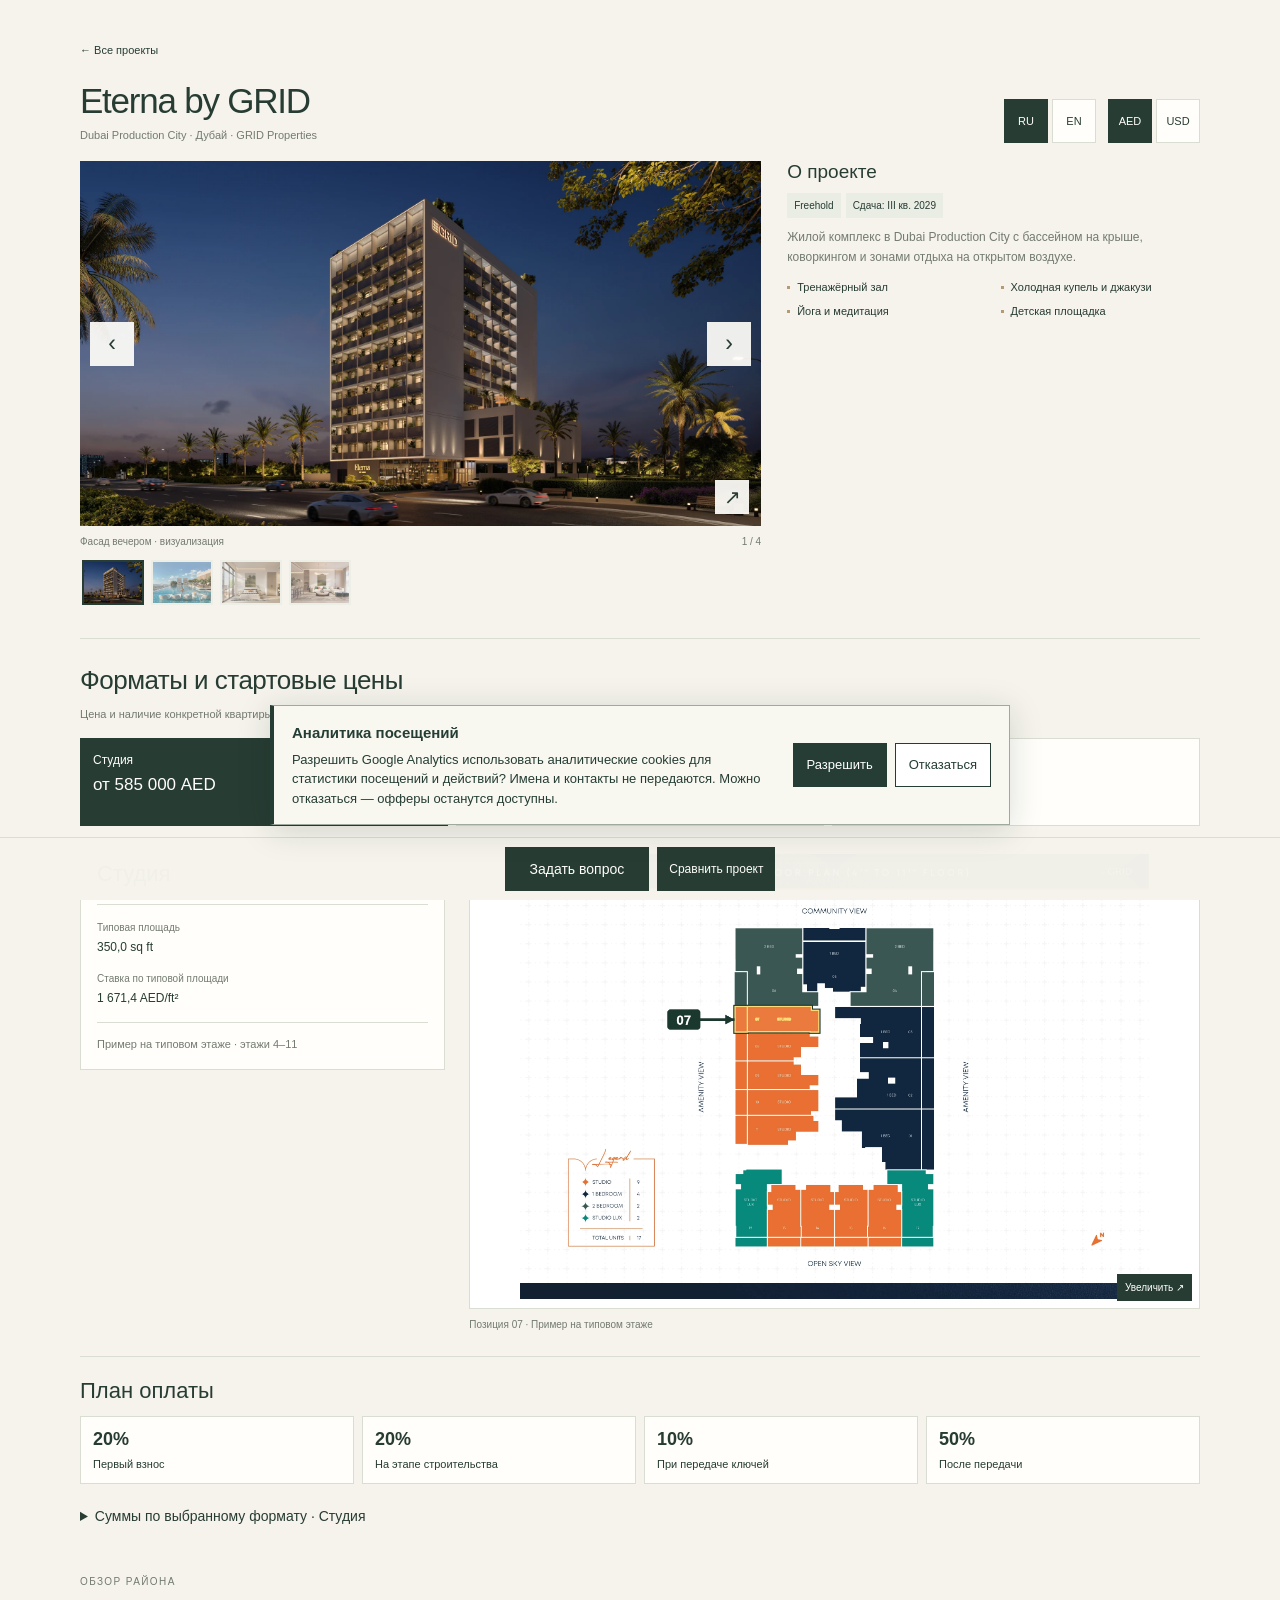
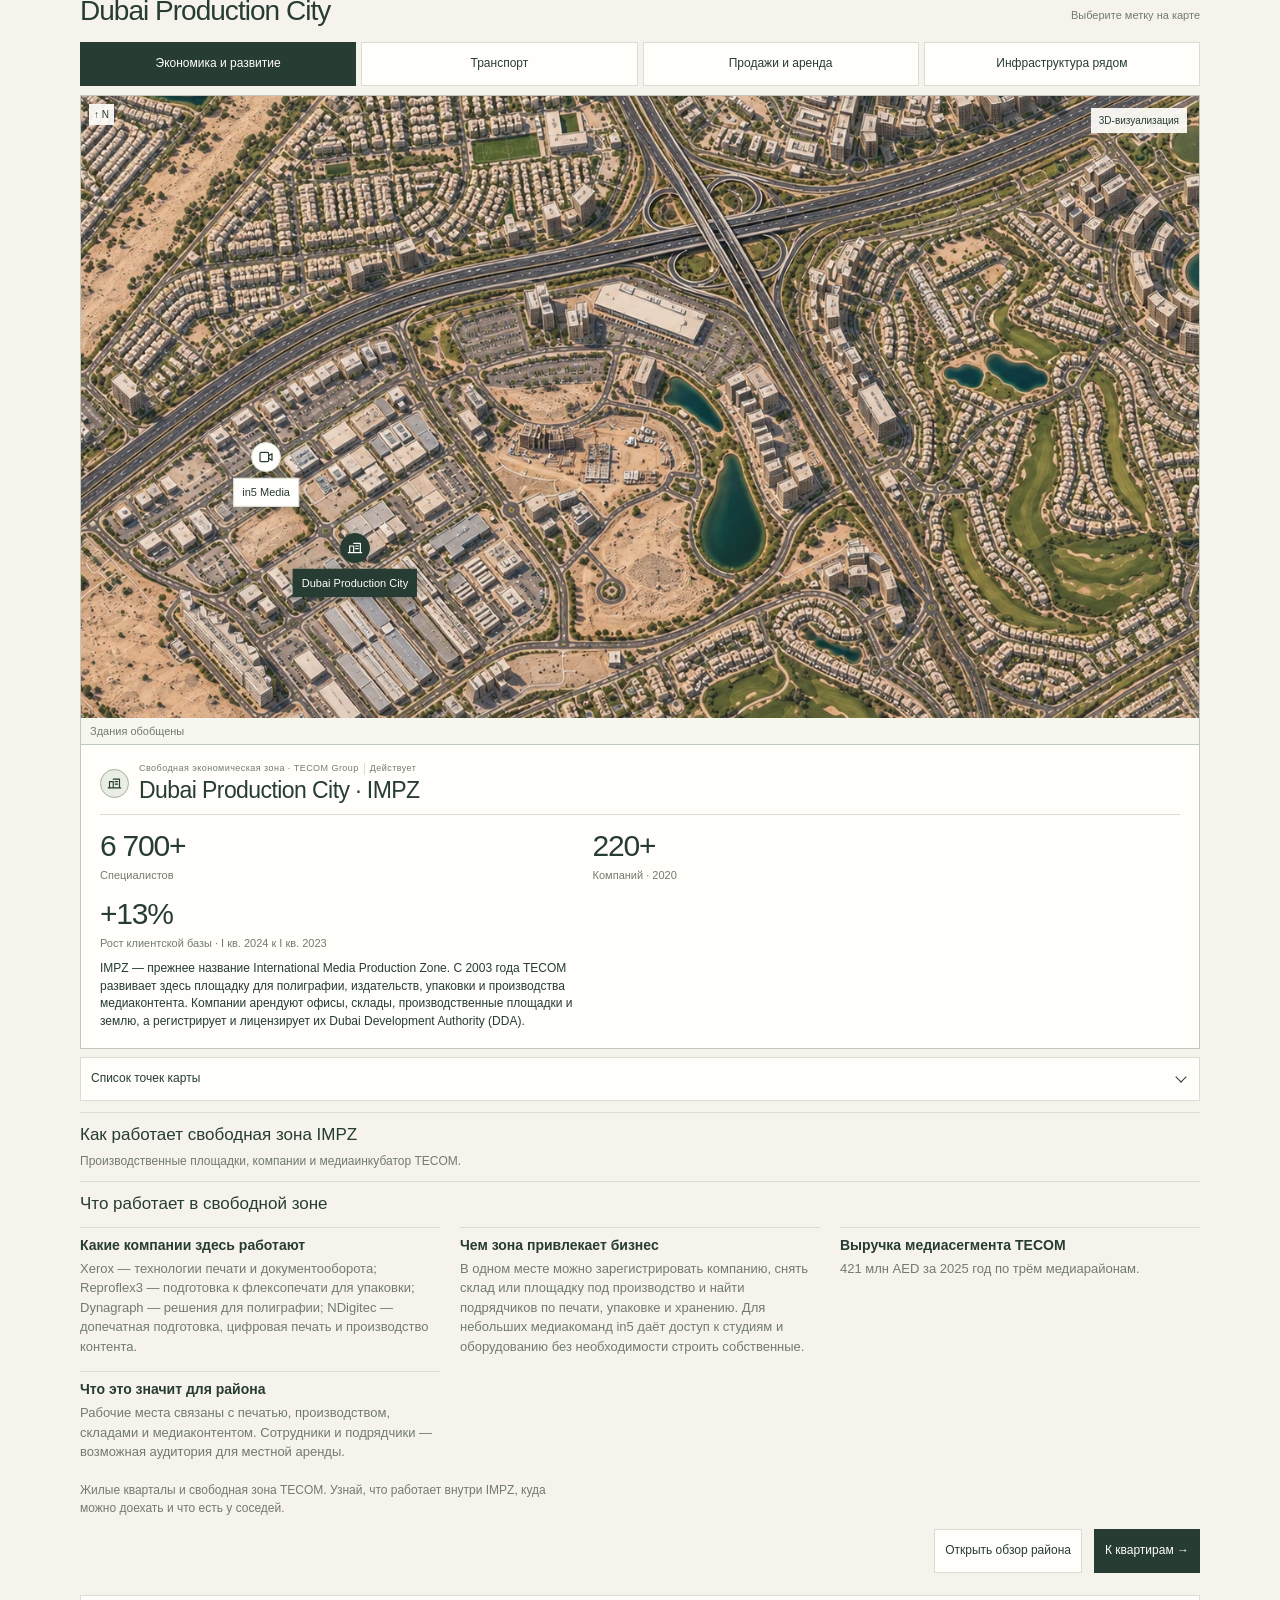
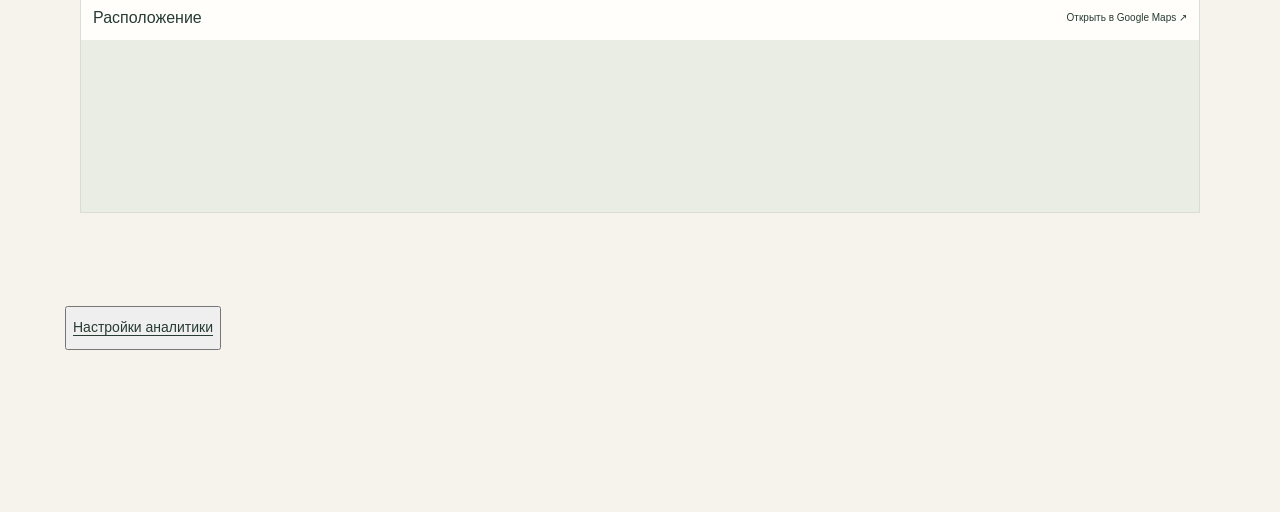
<file: eterna-by-grid-v01/index.html>
<!doctype html>
<html lang="ru"><head><meta charset="utf-8"><meta name="viewport" content="width=device-width,initial-scale=1"><title>Eterna by GRID · Стартовые цены</title>
<meta name="description" content="Студии и квартиры с 1 и 2 спальнями в Dubai Production City. Стартовые цены, схема этажа и план оплаты.">
<link rel="canonical" href="https://aliaksandrtrus.github.io/offers/eterna-by-grid-v01/"><meta property="og:title" content="Eterna by GRID · Стартовые цены"><meta property="og:description" content="Студии и квартиры с 1 и 2 спальнями в Dubai Production City. Стартовые цены, схема этажа и план оплаты."><meta property="og:type" content="website"><meta property="og:url" content="https://aliaksandrtrus.github.io/offers/eterna-by-grid-v01/"><meta property="og:image" content="https://aliaksandrtrus.github.io/offers/eterna-by-grid-v01/images/preview-facade.jpg"><meta property="og:image:type" content="image/jpeg"><meta property="og:image:width" content="1200"><meta property="og:image:height" content="630"><meta property="og:image:alt" content="Eterna by GRID · визуализация здания">
<meta name="offer-surface" content="standalone"><meta name="offer-contact-url" content="https://aliaksandrtrus.github.io/offers/eterna-by-grid-v01/">
<script id="offer-data" type="application/json">{"schemaVersion":1,"kind":"project_overview","project":{"name":"Eterna by GRID","developer":"GRID Properties","location":{"ru":"Dubai Production City · Дубай","en":"Dubai Production City · Dubai"},"counts":[{"ru":"Freehold","en":"Freehold"}],"handover":{"value":{"ru":"III кв. 2029","en":"Q3 2029"}},"description":{"ru":"Жилой комплекс в Dubai Production City с бассейном на крыше, коворкингом и зонами отдыха на открытом воздухе.","en":"A residential development in Dubai Production City with a rooftop pool, coworking space and outdoor leisure areas."},"amenities":[{"ru":"Тренажёрный зал","en":"Gym"},{"ru":"Холодная купель и джакузи","en":"Cold plunge and jacuzzi"},{"ru":"Йога и медитация","en":"Yoga and meditation"},{"ru":"Детская площадка","en":"Children’s playground"}]},"gallery":[{"src":"images/facade-night.webp","caption":{"ru":"Фасад вечером · визуализация","en":"Facade at dusk · rendering"}},{"src":"images/rooftop-pool.webp","caption":{"ru":"Бассейн на крыше · визуализация","en":"Rooftop pool · rendering"}},{"src":"images/studio-interior.webp","caption":{"ru":"Интерьер студии · визуализация","en":"Studio interior · rendering"}},{"src":"images/one-bedroom-interior.webp","caption":{"ru":"Гостиная 1BR · визуализация","en":"1-bedroom living area · rendering"}}],"units":[],"layouts":[{"id":"studio","bedrooms":"Studio","title":{"ru":"Студия","en":"Studio"},"reference":"07","totalSqft":350,"totalM2":32.516064,"startingPriceAed":585000,"floors":[4,5,6,7,8,9,10,11],"plans":{"floor":{"src":"images/studio-07-floor.webp","selection":{"reference":"07","sourceKeyPlanVerified":true}}}},{"id":"1br","bedrooms":"1BR","title":{"ru":"1 спальня","en":"1 bedroom"},"reference":"05","totalSqft":700,"totalM2":65.032128,"startingPriceAed":978000,"floors":[4,5,6,7,8,9,10,11],"plans":{"floor":{"src":"images/1br-05-floor.webp","selection":{"reference":"05","sourceKeyPlanVerified":true}}}},{"id":"2br","bedrooms":"2BR","title":{"ru":"2 спальни","en":"2 bedrooms"},"reference":"04","totalSqft":910,"totalM2":84.5417664,"startingPriceAed":1320000,"floors":[4,5,6,7,8,9,10,11],"plans":{"floor":{"src":"images/2br-04-floor.webp","selection":{"reference":"04","sourceKeyPlanVerified":true}}}}],"priceGuide":{"stages":[{"share":20,"title":{"ru":"Первый взнос","en":"Down payment"}},{"share":20,"title":{"ru":"На этапе строительства","en":"During construction"}},{"share":10,"title":{"ru":"При передаче ключей","en":"On handover"}},{"share":50,"title":{"ru":"После передачи","en":"After handover"}}]},"map":{"link":"https://maps.app.goo.gl/HxAcS3u6mknGY9iA6?g_st=ic","embedUrl":"https://www.google.com/maps?q=25.0258026%2C55.1900862&z=17&output=embed"},"contact":{"projectId":"eterna-by-grid","publicUrl":"https://aliaksandrtrus.github.io/offers/eterna-by-grid-v01/"}}</script><style>:root{--paper:#f5f3ec;--white:#fffefa;--ink:#273c33;--muted:#737b70;--line:#d9ddd2;--soft:#e9ede4;--sand:#b59a73;--sans:'Bahnschrift','Segoe UI','Helvetica Neue',Arial,Helvetica,sans-serif}
*{box-sizing:border-box}body{margin:0;background:var(--paper);color:var(--ink);font:14px/1.5 var(--sans);-webkit-font-smoothing:antialiased}body.viewer-open{overflow:hidden}[hidden]{display:none!important}button{font:inherit;color:inherit;cursor:pointer;-webkit-tap-highlight-color:transparent}button:focus-visible,a:focus-visible{outline:2px solid #987a4f;outline-offset:3px}button:disabled{opacity:.35;cursor:default}img{display:block;width:100%;height:auto}h1,h2,h3,p,figure{margin:0}h1,h2,h3{font-weight:400}a{color:var(--ink)}.num{font-variant-numeric:lining-nums tabular-nums}.page{width:min(1120px,calc(100% - 64px));margin:28px auto 32px}.project-header{display:flex;justify-content:space-between;align-items:end;gap:20px;margin-bottom:18px}.project-header h1{font:35px/1.1 var(--sans);letter-spacing:-.035em}.location{font-size:11px;color:var(--muted);margin-top:6px}.header-controls{display:flex;gap:4px}.language-button{display:grid;place-items:center;min-width:44px;min-height:44px;padding:8px;border:1px solid var(--line);background:var(--white);font-size:11px}.language-button[aria-pressed=true]{background:var(--ink);color:var(--white);border-color:var(--ink)}
.project-overview-grid{display:grid;grid-template-columns:minmax(0,1.65fr) minmax(300px,1fr);gap:26px;align-items:start}.gallery,.project-aside{min-width:0}.visual-wrap{position:relative;overflow:hidden;background:var(--soft)}.visual-open{display:block;padding:0;border:0;width:100%;background:transparent}.visual-open img{height:365px;object-fit:cover;object-position:50% 50%}.expand-mark{position:absolute;right:12px;bottom:12px;display:grid;place-items:center;width:34px;height:34px;background:rgba(255,254,250,.93);font-size:20px;pointer-events:none}.photo-arrow{position:absolute;top:calc(50% - 22px);width:44px;height:44px;border:0;background:rgba(255,254,250,.92);font-size:23px}.photo-prev{left:10px}.photo-next{right:10px}.photo-caption{display:flex;justify-content:space-between;gap:12px;margin:8px 0;font-size:10px;color:var(--muted)}.thumbs{display:flex;gap:7px;padding:3px 2px 6px}.thumb{flex:0 0 62px;width:62px;height:45px;padding:0;border:2px solid transparent;background:var(--soft);opacity:.65}.thumb img{width:100%;height:100%;object-fit:cover}.thumb[aria-pressed=true]{border-color:var(--ink);opacity:1}.project-copy h2{font-size:19px;line-height:1.2;margin-bottom:9px}.project-counts{display:flex;gap:5px;flex-wrap:wrap;margin-bottom:10px}.project-counts span{font-size:10px;background:var(--soft);padding:5px 7px;white-space:nowrap}.project-copy p{font-size:12px;color:var(--muted);line-height:1.65}.amenities{display:grid;grid-template-columns:1fr 1fr;gap:7px 14px;list-style:none;padding:0;margin:12px 0 0;font-size:11px}.amenities li{padding-left:10px;position:relative}.amenities li:before{content:'';width:3px;height:3px;background:var(--sand);position:absolute;left:0;top:7px}
.detail-section{margin-top:27px;padding-top:22px;border-top:1px solid var(--line)}.section-head{margin-bottom:15px}.section-head h2{font-size:26px;letter-spacing:-.02em}.section-sub{font-size:11px;color:var(--muted);margin-top:5px;line-height:1.65}.layout-options{display:grid;grid-template-columns:repeat(4,minmax(0,1fr));gap:8px;margin:0 0 18px}.layout-option{display:flex;flex-direction:column;gap:6px;text-align:left;min-height:88px;border:1px solid var(--line);padding:12px;background:var(--white)}.layout-option[aria-pressed=true]{background:var(--ink);color:var(--white);border-color:var(--ink)}.layout-option .layout-name{font-size:12px}.layout-option .layout-size{font-size:17px;line-height:1.2}.layout-option .layout-size small{font-size:10px}.layout-option .layout-secondary{font-size:10px;opacity:.8}.layout-detail{display:grid;grid-template-columns:245px minmax(0,1fr);gap:24px;align-items:start}.layout-summary{background:var(--white);border:1px solid var(--line);padding:16px;min-width:0}.layout-summary h3{font-size:22px;line-height:1.2}.layout-example{color:var(--muted);font-size:11px;margin-top:5px}.layout-facts{display:grid;grid-template-columns:1fr 1fr;gap:15px 10px;margin-top:16px;padding:15px 0;border-top:1px solid var(--line);border-bottom:1px solid var(--line)}.layout-facts small{display:block;font-size:10px;color:var(--muted);margin-bottom:4px}.layout-facts strong{display:block;font-size:12px;font-weight:400;line-height:1.45}.layout-facts .secondary{font-size:10px;color:var(--muted)}.layout-description{font-size:11px;line-height:1.65;color:var(--muted);margin-top:12px}.plans-grid{display:grid;grid-template-columns:1.1fr 1fr;gap:14px;min-width:0}.plan-card{min-width:0}.plan-canvas{position:relative;display:block;padding:9px;width:100%;border:1px solid var(--line);background:white}.plan-canvas img{height:328px;object-fit:contain}.plan-zoom-label{position:absolute;right:7px;bottom:7px;font-size:10px;background:var(--ink);color:white;padding:6px 8px}.plan-card figcaption{font-size:10px;line-height:1.65;color:var(--muted);margin-top:8px}.position-note{font-size:10px;color:var(--muted);line-height:1.65;margin-top:13px}.location-card{margin-top:22px;border:1px solid var(--line);background:var(--white)}.map-head{display:flex;align-items:center;justify-content:space-between;gap:10px;padding:0 12px;min-height:44px}.map-head h2{font-size:16px}.map-link{display:inline-flex;align-items:center;min-height:44px;font-size:10px;text-decoration:none;flex-shrink:0}.map-link:hover{text-decoration:underline}.map-frame{height:172px;background:var(--soft);overflow:hidden}.map-frame iframe{width:100%;height:100%;border:0;display:block}.standalone-back{display:inline-flex;min-height:44px;align-items:center;text-decoration:none;font-size:11px;margin-bottom:10px}.standalone-bar{position:fixed;z-index:20;bottom:0;left:0;right:0;display:flex;justify-content:center;padding:9px 16px;background:rgba(245,243,236,.98);border-top:1px solid var(--line)}.standalone-bar button{min-height:44px;padding:10px 24px;background:var(--ink);color:var(--white);border:1px solid var(--ink)}body:has(.standalone-bar){padding-bottom:calc(var(--selection-bar-height,63px) + 12px)}
.viewer{width:min(1260px,calc(100vw - 24px));height:calc(100dvh - 24px);max-width:none;max-height:100dvh;border:0;padding:0;background:var(--paper);color:var(--ink);overflow:hidden}.viewer::backdrop{background:rgba(15,28,20,.82)}.viewer-bar{height:64px;padding:8px 12px;display:flex;justify-content:space-between;align-items:center;gap:10px;border-bottom:1px solid var(--line);background:var(--white)}.viewer-title{font-size:12px;line-height:1.5;max-width:55%}.viewer-tools{display:flex;gap:4px}.viewer-tools button{border:1px solid var(--line);background:var(--white);min-width:44px;min-height:44px;padding:7px;font-size:16px}.viewer-tools button[data-viewer-reset]{font-size:10px}.viewer-stage{height:calc(100% - 64px);overflow:hidden;position:relative;touch-action:none;cursor:grab;background:white}.viewer-stage.dragging{cursor:grabbing}.viewer-stage img{width:100%;height:100%;object-fit:contain;transform-origin:center;user-select:none;-webkit-user-drag:none}.viewer-photo-arrows{position:absolute;top:50%;left:10px;right:10px;display:flex;justify-content:space-between;pointer-events:none}.viewer-photo-arrows button{pointer-events:auto;width:44px;height:44px;border:1px solid var(--line);background:var(--white);font-size:24px}.sr-only{position:absolute;width:1px;height:1px;overflow:hidden;clip:rect(0,0,0,0);white-space:nowrap}
@media(max-width:900px){.project-overview-grid{grid-template-columns:minmax(0,1.3fr) minmax(280px,1fr);gap:20px}.visual-open img{height:330px}.layout-detail{grid-template-columns:220px minmax(0,1fr);gap:16px}.plan-canvas img{height:280px}}
@media(max-width:760px){.page{width:calc(100% - 32px);margin:16px auto 24px}.project-header{align-items:center;gap:10px;margin-bottom:14px}.project-header h1{font-size:29px}.location{font-size:10px}.project-overview-grid{grid-template-columns:1fr;gap:16px}.visual-open img{height:auto;aspect-ratio:1.77;object-fit:cover}.project-copy h2{font-size:19px}.amenities{gap:7px 12px}.detail-section{margin-top:22px;padding-top:18px}.section-head h2{font-size:24px}.layout-options{grid-template-columns:1fr 1fr;gap:7px;margin-bottom:14px}.layout-option{min-height:86px;padding:11px 10px}.layout-option .layout-name{font-size:11px}.layout-option .layout-size{font-size:16px}.layout-detail{grid-template-columns:1fr;gap:14px}.layout-summary{padding:14px}.layout-summary h3{font-size:21px}.layout-facts{grid-template-columns:repeat(4,minmax(0,1fr));gap:7px;margin-top:12px;padding:12px 0}.layout-facts strong{font-size:11px}.layout-facts small{font-size:9px}.plans-grid{gap:9px;grid-template-columns:1fr 1fr}.plan-canvas{padding:5px}.plan-canvas img{height:215px}.plan-zoom-label{padding:4px 6px;right:5px;bottom:5px;font-size:9px}.plan-card figcaption{font-size:9px}.map-head{padding:0 9px}.map-link{font-size:9px}.viewer{width:calc(100vw - 12px);height:calc(100dvh - 12px)}.viewer-bar{height:106px;display:block;padding:8px}.viewer-title{font-size:11px;max-width:none;min-height:36px}.viewer-tools{justify-content:flex-end}.viewer-stage{height:calc(100% - 106px)}}
@media(max-width:350px){.project-header h1{font-size:25px}.language-button{min-width:44px}.project-counts{gap:4px}.project-counts span{font-size:9px;padding:5px 6px}.layout-facts{grid-template-columns:1fr 1fr;gap:12px}.plan-canvas img{height:185px}.layout-option .layout-size{font-size:15px}}

.priced-overview .layout-options {
  grid-template-columns: repeat(3, minmax(0, 1fr));
}

.priced-overview .header-controls {
  gap: 12px;
  flex-wrap: wrap;
  flex-shrink: 0;
}

.overview-preferences {
  display: flex;
  gap: 4px;
}

.priced-overview .layout-detail {
  grid-template-columns: minmax(230px, 1fr) minmax(0, 2fr);
}

.priced-overview .layout-facts,
.priced-overview .plans-grid {
  grid-template-columns: 1fr;
}

.priced-overview .plan-canvas img {
  height: auto;
  max-height: 445px;
  aspect-ratio: 2382 / 1684;
}

.overview-payments {
  padding-top: 17px;
  margin-top: 22px;
  border-top: 1px solid var(--line);
}

.overview-payments h2 { font-size: 22px; }

.payment-overview,
.payment-amounts {
  display: grid;
  grid-template-columns: repeat(4, minmax(0, 1fr));
  gap: 8px;
  margin: 9px 0 10px;
  padding: 0;
  list-style: none;
}

.payment-overview li,
.payment-amounts > div {
  padding: 9px 12px;
  background: var(--white);
  border: 1px solid var(--line);
}

.payment-overview strong {
  display: block;
  font-size: 18px;
}

.payment-overview span,
.payment-amounts dt {
  font-size: 11px;
}

.payment-amounts dd { margin: 4px 0 0; }

.overview-payments summary {
  min-height: 44px;
  padding: 12px 0;
  cursor: pointer;
}

@media (max-width: 760px) {
  .priced-overview .project-header {
    flex-wrap: wrap;
  }

  .priced-overview .layout-options,
  .priced-overview .layout-detail {
    grid-template-columns: 1fr;
    gap: 8px;
  }

  .priced-overview .layout-option {
    display: grid;
    grid-template-columns: minmax(0, 1fr) max-content;
    gap: 3px 12px;
    min-height: 60px;
    align-items: center;
  }

  .priced-overview .layout-name {
    font-size: 13px;
  }

  .priced-overview .layout-size {
    grid-column: 2;
    text-align: right;
  }

  .priced-overview .layout-facts,
  .payment-overview,
  .payment-amounts {
    grid-template-columns: repeat(2, minmax(0, 1fr));
  }
}
</style></head><body>
<main id="overview" class="page priced-overview" hidden>
<a id="standalone-back" class="standalone-back" href="../unified/#projects">← Все проекты</a>
<header class="project-header"><div><h1 id="project-name"></h1><p class="location" id="project-location"></p></div><div class="header-controls"><div class="overview-preferences" role="group" aria-label="Language / Язык"><button type="button" class="language-button" data-language="ru" aria-pressed="true" aria-label="Русский">RU</button><button type="button" class="language-button" data-language="en" aria-pressed="false" aria-label="English">EN</button></div><div class="overview-preferences" id="overview-currency" role="group" aria-label="Валюта"><button type="button" class="language-button" data-currency-choice="AED" aria-pressed="true">AED</button><button type="button" class="language-button" data-currency-choice="USD" aria-pressed="false">USD</button></div></div></header>
<div class="project-overview-grid"><section class="gallery" data-section="photos"><div class="visual-wrap"><button type="button" class="visual-open" id="gallery-open"><img id="gallery-image" alt="" width="1482" height="836"><span class="expand-mark" aria-hidden="true">↗</span></button><button type="button" class="photo-arrow photo-prev" id="photo-prev">‹</button><button type="button" class="photo-arrow photo-next" id="photo-next">›</button></div><div class="photo-caption"><span id="gallery-caption"></span><span id="gallery-count" class="num"></span></div><div class="thumbs" id="thumbs"></div></section><aside class="project-aside project-copy" data-section="description"><h2 id="about-title"></h2><div class="project-counts" id="project-counts"></div><p id="project-description"></p><ul class="amenities" id="amenities"></ul></aside></div>
<section id="apartments" class="detail-section" data-section="apartments"><div class="section-head"><h2 id="layouts-title"></h2><p id="layouts-intro" class="section-sub"></p></div><div class="layout-options" id="layout-options" role="group" aria-label="Форматы"></div><div class="layout-detail"><section id="layout-summary" class="layout-summary" aria-live="polite"></section><div class="plans-grid"><figure class="plan-card"><button type="button" class="plan-canvas" id="unit-open"><img id="unit-plan" alt="" width="1218" height="920"><span class="plan-zoom-label" id="unit-zoom-label"></span></button><figcaption id="unit-caption"></figcaption></figure><figure class="plan-card"><button type="button" class="plan-canvas" id="floor-open"><img id="floor-plan" alt="" width="2382" height="1684"><span class="plan-zoom-label" id="floor-zoom-label"></span></button><figcaption id="floor-caption"></figcaption></figure></div></div><p class="position-note" id="position-note"></p></section>
<section id="overview-payments" class="overview-payments" data-section="payments"></section>
<section id="location" class="location-card" data-section="map"><div class="map-head"><h2 id="location-title"></h2><a id="map-link" class="map-link" target="_blank" rel="noopener noreferrer"></a></div><div class="map-frame"><iframe id="project-map" title="Eterna by GRID" loading="lazy" referrerpolicy="no-referrer-when-downgrade" allowfullscreen></iframe></div></section>
</main>
<dialog id="viewer" class="viewer" aria-labelledby="viewer-title"><div class="viewer-bar"><p class="viewer-title" id="viewer-title"></p><div class="viewer-tools"><button type="button" id="viewer-minus">−</button><button type="button" id="viewer-reset" data-viewer-reset>100%</button><button type="button" id="viewer-plus">+</button><button type="button" id="viewer-close">×</button></div></div><div class="viewer-stage" id="viewer-stage"><img id="viewer-image" alt="" draggable="false"><div class="viewer-photo-arrows" id="viewer-photo-arrows"><button type="button" id="viewer-prev">‹</button><button type="button" id="viewer-next">›</button></div></div></dialog>
<noscript>Для просмотра проекта включите JavaScript. / Enable JavaScript to view the project.</noscript>
<script>(() => {
  'use strict';
  const data = JSON.parse(document.getElementById('offer-data').textContent);
  const asset = src => typeof src === 'string' && /^images\/[a-zA-Z0-9_./-]+$/.test(src) && !src.split('/').includes('..');
  const source = src => { if (!asset(src)) throw Error('Invalid project image'); return src; };
  const overview = document.getElementById('overview');
  const q = id => document.getElementById(id);
  const escape = value => String(value).replace(/[&<>"']/g,c=>({'&':'&amp;','<':'&lt;','>':'&gt;','"':'&quot;',"'":'&#39;'}[c]));
  let language = 'ru', currency = 'AED', photoIndex = 0, selected = data.layouts[0].id;
  const priceGuide = data.priceGuide;
  const standalone = Boolean(document.querySelector('meta[name="offer-surface"][content="standalone"]'));
  const storageKey = 'personal-offers:project-layout:' + data.contact.projectId + ':v1';
  const preferencesKey = 'personal-offers:unified:v1';
  try { const saved = window.localStorage.getItem(storageKey); if (data.layouts.some(x => x.id === saved)) selected = saved; } catch {}
  if(priceGuide&&standalone){
    try {
      const saved=JSON.parse(window.localStorage.getItem(preferencesKey)??'null');
      if(saved?.version===2&&saved.currency==='USD')currency='USD';
    } catch {}
  }
  const local = value => typeof value === 'string' ? value : value?.[language] || '';
  const number = value => new Intl.NumberFormat(language === 'ru' ? 'ru-RU' : 'en-GB',{minimumFractionDigits:1,maximumFractionDigits:1}).format(value);
  function area(sqft,m2){
    const feet = number(sqft) + ' sq ft';
    const metres = number(m2) + (language === 'ru' ? ' м²' : ' m²');
    if(!priceGuide)return feet+' · '+metres;
    return currency==='AED'?feet:metres;
  }
  const current = () => data.layouts.find(x => x.id === selected);
  const usdRate = 3.66;
  function money(amount) {
    const value = currency === 'USD' ? Math.round(amount / usdRate) : amount;
    return new Intl.NumberFormat(language === 'ru' ? 'ru-RU' : 'en-GB', {
      maximumFractionDigits: currency === 'USD' ? 0 : 2
    }).format(value) + ' ' + currency;
  }
  const words = {
    ru:{about:'О проекте',handover:'Сдача',layouts:'Планировки',intro:'Минимальная и максимальная общая площадь каждого типа по буклету. Наличие конкретных квартир уточняется.',min:'Минимальная площадь',max:'Максимальная площадь',total:'Общая площадь',internal:'Внутри',balcony:'Балкон',floors:'Этажи',example:'Позиция на схеме',unitPlan:'Планировка',floorPlan:'Расположение на этаже',zoom:'Увеличить',location:'Расположение',maps:'Открыть в Google Maps ↗',prev:'Предыдущее фото',next:'Следующее фото',openPhoto:'Увеличить изображение',close:'Закрыть',zoomIn:'Приблизить',zoomOut:'Отдалить',reset:'Сбросить масштаб',photo:'Визуализация',back:'← Все проекты',question:'Задать вопрос',position:'На схеме застройщика обозначены соседний участок, подъездная дорога и открытые пространства. Выделение показывает расположение планировки, а не статус продажи; вид из конкретной квартиры уточняется отдельно.'},
    en:{about:'About the project',handover:'Handover',layouts:'Floor plans',intro:'Smallest and largest total areas of each type in the brochure. Availability of individual apartments is to be confirmed.',min:'Smallest area',max:'Largest area',total:'Total area',internal:'Internal area',balcony:'Balcony',floors:'Floors',example:'Position on the plan',unitPlan:'Apartment layout',floorPlan:'Position on the floor',zoom:'Enlarge',location:'Location',maps:'Open in Google Maps ↗',prev:'Previous photo',next:'Next photo',openPhoto:'Enlarge image',close:'Close',zoomIn:'Zoom in',zoomOut:'Zoom out',reset:'Reset zoom',photo:'Rendering',back:'← All projects',question:'Ask a question',position:'The developer plan marks the neighbouring plot, access road and open spaces. Highlighting shows the layout position, not a sales status; views from an individual apartment need separate confirmation.'}
  };
  const t = key => words[language][key];
  const priceWords = {
    ru: {formats:'Форматы и стартовые цены', from:'от', typical:'Типовая площадь', rate:'Ставка по типовой площади', example:'Пример на типовом этаже', position:'Позиция', payments:'План оплаты', amounts:'Суммы по выбранному формату', priceNote:'Цена и наличие конкретной квартиры уточняются.'},
    en: {formats:'Apartment types and starting prices', from:'from', typical:'Typical area', rate:'Rate at typical area', example:'Typical floor example', position:'Position', payments:'Payment plan', amounts:'Amounts for the selected type', priceNote:'Contact us for current apartment prices and availability.'}
  };
  const p = key => priceWords[language][key];
  const category = item => t(item.category === 'minimum_area' ? 'min' : 'max');
  const event = (name,extra) => window.offerAnalyticsEvent?.(name,{project_id:data.contact.projectId,unit_id:'',...extra});
  let suppressGalleryClickUntil = 0;
  let opener = null, modalKind = '', scale = 1, panX = 0, panY = 0, drag = null, pinch = null;
  const pointers = new Map(), viewer = q('viewer'), stage = q('viewer-stage');

  function syncCurrencyButtons(){
    q('overview-currency')?.setAttribute('aria-label',language==='ru'?'Валюта':'Currency');
    overview.querySelectorAll('[data-currency-choice]').forEach(button=>{
      button.setAttribute('aria-pressed',String(button.dataset.currencyChoice===currency));
    });
  }
  function selectCurrency(code){
    if(!priceGuide||code===currency||(code!=='AED'&&code!=='USD'))return;
    currency=code;
    if(standalone){
      try {
        const saved=JSON.parse(window.localStorage.getItem(preferencesKey)??'null');
        if(saved===null||(saved.version===2&&Array.isArray(saved.selected))){
          window.localStorage.setItem(preferencesKey,JSON.stringify({version:2,selected:[],...saved,currency}));
        }
      } catch {}
    }
    syncCurrencyButtons();
    renderLayout();
  }

  function layoutTitle(item) { return item.title ? local(item.title) : item.bedrooms + ' · ' + category(item); }
  function renderPhoto() {
    const item = data.gallery[photoIndex];
    q('gallery-image').src = source(item.src); q('gallery-image').alt = local(item.caption);
    q('gallery-caption').textContent = local(item.caption); q('gallery-count').textContent = (photoIndex+1) + ' / ' + data.gallery.length;
    q('gallery-open').setAttribute('aria-label',t('openPhoto')+' · '+local(item.caption));
    q('photo-prev').setAttribute('aria-label',t('prev')); q('photo-next').setAttribute('aria-label',t('next'));
    q('thumbs').innerHTML = data.gallery.map((x,i)=>`<button class="thumb" type="button" data-photo="${i}" aria-pressed="${i===photoIndex}" aria-label="${escape(local(x.caption))}"><img src="${source(x.src)}" alt="" width="124" height="90"></button>`).join('');
  }
  function renderLayout() {
    const item = current();
    q('layout-options').innerHTML = data.layouts.map(x => {
      const prices = priceGuide
        ? `<span class="layout-size num" data-price-currency="${currency}">${p('from')} ${money(x.startingPriceAed)}</span>`
        : `<span class="layout-size num">${number(x.totalSqft)} <small>sq ft</small></span><span class="layout-secondary num">${number(x.totalM2)} ${language==='ru'?'м²':'m²'}</span>`;
      return `<button type="button" class="layout-option unit-option" data-layout="${x.id}" aria-pressed="${x.id===selected}"><span class="layout-name">${escape(layoutTitle(x))}</span>${prices}</button>`;
    }).join('');
    const fact = (label,sqft,m2) => `<div><small>${label}</small><strong class="num">${number(sqft)} sq ft</strong><strong class="secondary num">${number(m2)} ${language==='ru'?'м²':'m²'}</strong></div>`;
    if (priceGuide) {
      const metric=currency==='USD';
      const rate=item.startingPriceAed/(metric?usdRate*item.totalM2:item.totalSqft);
      const rateUnit=metric?(language==='ru'?'USD/м²':'USD/m²'):'AED/ft²';
      const floors = item.floors[0] + '–' + item.floors.at(-1);
      q('layout-summary').innerHTML = `<h3>${escape(layoutTitle(item))}</h3>
        <div class="layout-facts">
          <div><small>${p('typical')}</small><strong class="num">${area(item.totalSqft,item.totalM2)}</strong></div>
          <div><small>${p('rate')}</small><strong class="num">${number(rate)} ${rateUnit}</strong></div>
        </div>
        <p class="layout-description">${p('example')} · ${t('floors').toLowerCase()} ${floors}</p>`;
      renderPayments(item);
    } else {
      q('layout-summary').innerHTML = `<h3>${item.bedrooms} · ${escape(item.type)}</h3><p class="layout-example">${t('example')}: <span class="num">${item.reference}</span></p><div class="layout-facts">${fact(t('total'),item.totalSqft,item.totalM2)}${fact(t('internal'),item.internalSqft,item.internalM2)}${fact(t('balcony'),item.balconySqft,item.balconyM2)}<div><small>${t('floors')}</small><strong class="num">${item.floors.join(' · ')}</strong></div></div><p class="layout-description">${escape(local(item.description))}</p>`;
    }
    for (const kind of ['unit','floor']) {
      const button = q(kind+'-open');
      button.closest('figure').hidden = !item.plans[kind];
      if (!item.plans[kind]) continue;
      const img = q(kind+'-plan'), label = t(kind==='unit'?'unitPlan':'floorPlan');
      img.src = source(item.plans[kind].src); img.alt = label+' · '+item.bedrooms+' · '+item.reference;
      button.setAttribute('aria-label',t('zoom')+' · '+img.alt);
      q(kind+'-caption').textContent = priceGuide
        ? p('position')+' '+item.reference+' · '+p('example')
        : kind==='unit' ? item.bedrooms+' · '+area(item.totalSqft,item.totalM2) : t('example')+' '+item.reference+' · '+t('floors').toLowerCase()+' '+item.floors.join(' / ');
      q(kind+'-zoom-label').textContent = t('zoom')+' ↗';
    }
  }
  function renderPayments(item) {
    const payment = q('overview-payments');
    const open = payment.querySelector('details')?.open;
    const stages = priceGuide.stages;
    payment.innerHTML = `<h2>${p('payments')}</h2>
      <ol class="payment-overview">${stages.map(stage => `<li><strong class="num">${stage.share}%</strong><span>${escape(local(stage.title))}</span></li>`).join('')}</ol>
      <details class="schedule"${open ? ' open' : ''}>
        <summary>${p('amounts')} · ${escape(layoutTitle(item))}</summary>
        <dl class="payment-amounts">${stages.map(stage => {
          const amount = item.startingPriceAed * stage.share / 100;
          return `<div><dt>${escape(local(stage.title))}</dt><dd class="num">${money(amount)}</dd></div>`;
        }).join('')}</dl>
      </details>`;
  }
  function render() {
    overview.hidden = false;
    document.documentElement.lang = language;
    q('project-name').textContent = data.project.name;
    q('project-location').textContent = local(data.project.location)+' · '+data.project.developer;
    q('about-title').textContent = t('about');
    q('project-counts').innerHTML = [...data.project.counts.map(local),t('handover')+': '+local(data.project.handover.value)].map(x=>'<span>'+escape(x)+'</span>').join('');
    q('project-description').textContent = local(data.project.description);
    q('amenities').innerHTML = data.project.amenities.map(x=>'<li>'+escape(local(x))+'</li>').join('');
    q('layouts-title').textContent = priceGuide ? p('formats') : t('layouts');
    q('layout-options').setAttribute('aria-label',priceGuide ? p('formats') : t('layouts'));
    q('layouts-intro').textContent = priceGuide ? p('priceNote') : t('intro');
    q('position-note').hidden = Boolean(priceGuide);
    q('position-note').textContent = priceGuide ? '' : t('position');
    q('location-title').textContent = t('location'); q('map-link').textContent = t('maps');q('map-link').href = data.map.link;
    const frame = q('project-map'); if (frame.getAttribute('src') !== data.map.embedUrl) frame.src = data.map.embedUrl;
    frame.title = t('location')+' · '+data.project.name;
    overview.querySelectorAll('[data-language]').forEach(b=>b.setAttribute('aria-pressed',String(b.dataset.language===language)));
    syncCurrencyButtons();
    const back = q('standalone-back'); if(back)back.textContent = t('back');
    const contact = q('standalone-question'); if(contact)contact.textContent = t('question');
    const compare = q('standalone-compare');
    if(compare)compare.textContent = language === 'en' ? 'Compare project' : 'Сравнить проект';
    q('viewer-close').setAttribute('aria-label',t('close'));q('viewer-plus').setAttribute('aria-label',t('zoomIn'));q('viewer-minus').setAttribute('aria-label',t('zoomOut'));q('viewer-reset').setAttribute('aria-label',t('reset'));
    q('viewer-prev').setAttribute('aria-label',t('prev'));q('viewer-next').setAttribute('aria-label',t('next'));
    renderPhoto(); renderLayout();
  }
  function transform() {
    const rect=stage.getBoundingClientRect(),maxX=rect.width*(scale-1)/2,maxY=rect.height*(scale-1)/2;
    panX=Math.max(-maxX,Math.min(maxX,panX));panY=Math.max(-maxY,Math.min(maxY,panY));
    q('viewer-image').style.transform=`translate(${panX}px,${panY}px) scale(${scale})`;
    q('viewer-minus').disabled=scale<=1;q('viewer-plus').disabled=scale>=4;q('viewer-reset').textContent=Math.round(scale*100)+'%';
  }
  function zoom(next) { scale=Math.max(1,Math.min(4,next));if(scale===1){panX=0;panY=0;}transform(); }
  function renderViewer() {
    const item=current(),photo=data.gallery[photoIndex],image=q('viewer-image');
    image.src=source(modalKind==='photo'?photo.src:item.plans[modalKind].src);
    const title=modalKind==='photo'?local(photo.caption):t(modalKind==='unit'?'unitPlan':'floorPlan')+' · '+layoutTitle(item)+' · '+area(item.totalSqft,item.totalM2);
    q('viewer-title').textContent=title;image.alt=title;
    q('viewer-photo-arrows').hidden=modalKind!=='photo';zoom(1);
  }
  function openViewer(kind,button) {
    if(viewer.open)return;modalKind=kind;opener=button;renderViewer();viewer.showModal();document.body.classList.add('viewer-open');q('viewer-close').focus({preventScroll:true});
    if(kind==='photo')event('photo_open',{photo_index:photoIndex+1,view_context:'viewer',section_id:'photos',action:'open'});
    else event('plan_open',{plan_type:kind,section_id:'apartments',action:'open'});
  }
  function changePhoto(index,context='gallery') {
    const next=(index+data.gallery.length)%data.gallery.length;if(next===photoIndex)return;
    photoIndex=next;renderPhoto();if(viewer.open&&modalKind==='photo')renderViewer();
    event('photo_change',{photo_index:photoIndex+1,view_context:context,section_id:'photos',action:'change'});
  }
  overview.addEventListener('click',e=>{
    const b=e.target.closest('button');if(!b)return;
    if(b.dataset.language){language=b.dataset.language;render();}
    else if(b.dataset.currencyChoice)selectCurrency(b.dataset.currencyChoice);
    else if(b.dataset.layout){if(selected!==b.dataset.layout){selected=b.dataset.layout;try{window.localStorage.setItem(storageKey,selected);}catch{}renderLayout();}q('layout-options').querySelector(`[data-layout="${selected}"]`)?.focus({preventScroll:true});}
    else if(b.hasAttribute('data-photo'))changePhoto(Number(b.dataset.photo));
    else if(b.id==='photo-prev')changePhoto(photoIndex-1);
    else if(b.id==='photo-next')changePhoto(photoIndex+1);
    else if(b.id==='gallery-open'&&Date.now()>suppressGalleryClickUntil)openViewer('photo',b);
    else if(b.id==='unit-open'&&current().plans.unit)openViewer('unit',b);
    else if(b.id==='floor-open')openViewer('floor',b);
  });
  let galleryStart=null;
  q('gallery-open').addEventListener('pointerdown',e=>{if(e.pointerType==='touch')galleryStart={x:e.clientX,y:e.clientY};});
  q('gallery-open').addEventListener('pointerup',e=>{if(!galleryStart)return;const dx=e.clientX-galleryStart.x,dy=e.clientY-galleryStart.y;galleryStart=null;if(Math.abs(dx)>50&&Math.abs(dy)<60){e.preventDefault();suppressGalleryClickUntil=Date.now()+400;changePhoto(photoIndex+(dx<0?1:-1));}});
  q('viewer-close').addEventListener('click',()=>viewer.close());q('viewer-plus').addEventListener('click',()=>zoom(scale+.5));q('viewer-minus').addEventListener('click',()=>zoom(scale-.5));q('viewer-reset').addEventListener('click',()=>zoom(1));
  q('viewer-prev').addEventListener('click',()=>changePhoto(photoIndex-1,'viewer'));q('viewer-next').addEventListener('click',()=>changePhoto(photoIndex+1,'viewer'));
  viewer.addEventListener('close',()=>{document.body.classList.remove('viewer-open');pointers.clear();drag=null;pinch=null;stage.classList.remove('dragging');opener?.focus({preventScroll:true});opener=null;});
  viewer.addEventListener('cancel',e=>{e.preventDefault();viewer.close();});
  viewer.addEventListener('keydown',e=>{if(e.key==='+'||e.key==='='){e.preventDefault();zoom(scale+.5);}else if(e.key==='-'){e.preventDefault();zoom(scale-.5);}else if(modalKind==='photo'&&['ArrowLeft','ArrowRight'].includes(e.key)){e.preventDefault();changePhoto(photoIndex+(e.key==='ArrowRight'?1:-1),'viewer');}});
  q('gallery-open').addEventListener('keydown',e=>{if(['ArrowLeft','ArrowRight'].includes(e.key)){e.preventDefault();changePhoto(photoIndex+(e.key==='ArrowRight'?1:-1));}});
  stage.addEventListener('wheel',e=>{e.preventDefault();zoom(scale+(e.deltaY<0?.25:-.25));},{passive:false});
  stage.addEventListener('dblclick',()=>zoom(scale>1?1:2));
  stage.addEventListener('pointerdown',e=>{if(e.target.closest('button'))return;stage.setPointerCapture(e.pointerId);pointers.set(e.pointerId,{x:e.clientX,y:e.clientY});drag={x:e.clientX,y:e.clientY,panX,panY};stage.classList.add('dragging');if(pointers.size===2){const [a,b]=[...pointers.values()];pinch={distance:Math.hypot(a.x-b.x,a.y-b.y),scale};}});
  stage.addEventListener('pointermove',e=>{if(!pointers.has(e.pointerId))return;pointers.set(e.pointerId,{x:e.clientX,y:e.clientY});if(pointers.size===2&&pinch){const [a,b]=[...pointers.values()];zoom(pinch.scale*Math.hypot(a.x-b.x,a.y-b.y)/pinch.distance);}else if(drag&&scale>1){panX=drag.panX+e.clientX-drag.x;panY=drag.panY+e.clientY-drag.y;transform();}});
  function endPointer(e){if(!pointers.has(e.pointerId))return;if(pointers.size===1&&drag&&scale===1&&modalKind==='photo'){const dx=e.clientX-drag.x,dy=e.clientY-drag.y;if(Math.abs(dx)>50&&Math.abs(dy)<70)changePhoto(photoIndex+(dx<0?1:-1),'viewer');}pointers.delete(e.pointerId);if(!pointers.size){drag=null;pinch=null;stage.classList.remove('dragging');}else{const p=[...pointers.values()][0];drag={...p,panX,panY};pinch=null;}}
  stage.addEventListener('pointerup',endPointer);stage.addEventListener('pointercancel',endPointer);
  window.addEventListener('resize',()=>{if(viewer.open)transform();});
  render();
})();
</script>
<!-- OFFER_CONTACT_START -->
<style>.standalone-bar{gap:8px}#standalone-compare{display:inline-flex;align-items:center;justify-content:center;min-height:44px;padding:7px 12px;background:var(--ink);color:var(--white);text-decoration:none;text-align:center;font:inherit;font-size:12px}</style>
<style>/* Contact controls are part of the existing bar, never a floating obstruction. */
.contact-trigger{min-width:44px;min-height:44px;background:var(--ink);color:var(--white);border-color:var(--ink);font-size:12px}
.page{margin-bottom:calc(var(--selection-bar-height,80px) + 30px)}html{scroll-padding-bottom:calc(var(--selection-bar-height,80px) + 16px)}
.analytics-consent{bottom:calc(var(--selection-bar-height,80px) + 12px);max-height:calc(100dvh - var(--selection-bar-height,80px) - 30px);overflow:auto}
.contact-dialog{position:fixed;inset:auto max(24px,calc((100vw - 1120px)/2)) calc(var(--selection-bar-height,80px) + 12px) auto;margin:0;width:min(400px,calc(100vw - 32px));max-width:none;max-height:calc(100dvh - var(--selection-bar-height,80px) - 28px);overflow:auto;border:1px solid var(--line);border-top:3px solid var(--ink);padding:18px;background:var(--white);color:var(--ink);box-shadow:0 12px 40px #10251b28;font-family:var(--sans)}
.contact-dialog::backdrop{background:#142a2359}.contact-heading{display:flex;align-items:center;justify-content:space-between;gap:8px;margin-bottom:8px}.contact-heading h2{font-size:21px;margin:0;letter-spacing:-.02em;font-weight:400;line-height:1.25}.contact-close{flex-shrink:0;width:44px;height:44px;border:1px solid var(--line);background:var(--paper);color:var(--ink);font-size:24px}
.contact-context{font-size:12px;color:var(--muted);margin:0 0 9px;overflow-wrap:anywhere}.contact-context:empty{display:none}#contact-description{font-size:13px;line-height:1.65;margin:0 0 15px}.contact-channels{display:grid;grid-template-columns:1fr 1fr;gap:10px}.contact-channels a{display:flex;align-items:center;justify-content:space-between;gap:10px;min-width:44px;min-height:48px;padding:12px;border:1px solid var(--ink);text-decoration:none;font-size:14px}.contact-channels a:first-child{background:var(--ink);color:var(--white)}
body.contact-open{overflow:hidden}body.contact-open .analytics-consent{visibility:hidden}body.viewer-open .contact-trigger{visibility:hidden}
 .contact-mobile-label{display:none}
@media(max-width:760px){.selection-bar{display:block;padding:8px 12px max(8px,env(safe-area-inset-bottom))}.selection-bar .selection-text{display:none}.selection-bar .bar-actions{display:grid;grid-template-columns:minmax(0,1fr) minmax(0,1fr);gap:6px 8px;width:100%}.selection-bar .contact-trigger{grid-column:1;grid-row:1;width:100%;min-height:44px;padding:10px 8px}.bar-actions>[data-compare]{grid-column:2;grid-row:1;min-height:44px;min-width:44px;padding:10px 8px}.bar-actions>[data-clear]{grid-column:1/-1;grid-row:2;min-height:44px;min-width:44px;justify-self:center;padding:8px 18px}.contact-desktop-label{display:none}.contact-mobile-label{display:inline}.contact-dialog{right:16px;padding:15px}.contact-heading h2{font-size:20px}.contact-channels a{font-size:13px}}
@media(max-height:460px){.contact-dialog{padding:12px}.contact-note{margin-top:8px}.contact-context{margin-bottom:6px}#contact-description{margin-bottom:10px}}

.selection-bar [data-clear]{min-height:44px;min-width:44px}
</style><aside id="selection-bar" class="standalone-bar"><button type="button" id="standalone-question" data-contact-open aria-haspopup="dialog" aria-controls="contact-dialog">Задать вопрос</button><a id="standalone-compare" href="../unified/#compare?add=eterna-by-grid">Сравнить проект</a></aside>
<script>// Accepted contact component with project-level best-view intent. Contact links work without analytics consent; never send messages.
(() => {
  'use strict';
  if(window.OfferContact)return;
  const standaloneTag=document.querySelector('meta[name="offer-contact-url"]');
  if(standaloneTag&&!/^https:\/\//.test(standaloneTag.content))return;
  const PUBLIC=standaloneTag?.content||'https://aliaksandrtrus.github.io/offers/unified/';
  const WA='https://wa.me/971585892414',TG='https://t.me/aliaksandr_dubai';
  let context=null,opener=null,lastClick=null,placement='bottom_bar',intent='question';
  const bar=document.getElementById('selection-bar');
  const dialog=document.createElement('dialog');dialog.id='contact-dialog';dialog.className='contact-dialog';dialog.setAttribute('aria-labelledby','contact-title');dialog.setAttribute('aria-describedby','contact-description');
  dialog.innerHTML='<div class="contact-heading"><h2 id="contact-title"></h2><button type="button" class="contact-close" aria-label="Закрыть">×</button></div><p class="contact-context" id="contact-context"></p><p id="contact-description"></p><div class="contact-channels"><a data-contact-channel="whatsapp" target="_blank" rel="noopener noreferrer" referrerpolicy="no-referrer">WhatsApp <span aria-hidden="true">↗</span></a><a data-contact-channel="telegram" target="_blank" rel="noopener noreferrer" referrerpolicy="no-referrer">Telegram <span aria-hidden="true">↗</span></a></div>';
  document.body.append(dialog);
  const wa=dialog.querySelector('[data-contact-channel="whatsapp"]'),tg=dialog.querySelector('[data-contact-channel="telegram"]');tg.href=TG;
  const words={ru:{bestViewTitle:'Важен вид из окна?',bestViewBody:'Хотелось бы подобрать квартиру с лучшим видом. Какие варианты можете предложить?',discountTitle:'Узнать о скидке',questionTitle:'Задать вопрос',discountBody:'Напишите Aliaksandr — уточните возможность скидки или более выгодных условий.',questionBody:'Выберите удобный мессенджер — Aliaksandr ответит на ваши вопросы.',close:'Закрыть окно связи',unit:'Квартира',empty:'Проекты ещё не выбраны'},en:{bestViewTitle:'Is the view important to you?',bestViewBody:'I’d like an apartment with a better view. What options could you suggest?',discountTitle:'Ask about a discount',questionTitle:'Ask a question',discountBody:'Message Aliaksandr to ask whether a discount or better purchase terms may be available.',questionBody:'Choose your preferred messenger — Aliaksandr will answer your questions.',close:'Close contact options',unit:'Apartment',empty:'No projects selected yet'}};
  const language=()=>context?.language==='en'?'en':'ru';
  function publicLink(){const u=new URL(PUBLIC);if(context?.page==='projects'&&!standaloneTag)u.hash='project='+context.project_id;return u.href;}
  function draft(){
    const en=language()==='en';
    if(intent==='best_view')return (en?`Aliaksandr, hello! I’m interested in project ${context.projectName}. I’d like an apartment with a better view. What options could you suggest?`:`Aliaksandr, здравствуйте! Интересует проект ${context.projectName}. Хотелось бы подобрать квартиру с лучшим видом. Какие варианты можете предложить?`)+'\n'+publicLink();
    if(context.page==='projects'&&!context.unit_id)return (en?`Aliaksandr, hello! I have a question about project ${context.projectName}.`:`Aliaksandr, здравствуйте! У меня вопрос по проекту ${context.projectName}.`)+'\n'+publicLink();
    if(context.page==='projects')return (intent==='discount'?(en?`Aliaksandr, hello! I’m interested in ${context.projectName}, apartment ${context.unit_id}. Could I get a discount or better purchase terms?`:`Aliaksandr, здравствуйте! Интересует ${context.projectName}, квартира ${context.unit_id}. Можно ли получить скидку или более выгодные условия?`):(en?`Aliaksandr, hello! I have a question about project ${context.projectName}, apartment ${context.unit_id}.`:`Aliaksandr, здравствуйте! У меня вопрос по проекту ${context.projectName}, квартире ${context.unit_id}.`))+'\n'+publicLink();
    if(context.page==='compare'){const names=context.selectedProjects.map(o=>o.name).join(', ');return (names?(en?`Aliaksandr, hello! I have a question about these selected projects: ${names}.`:`Aliaksandr, здравствуйте! У меня вопрос по выбранным проектам: ${names}.`):(en?'Aliaksandr, hello! I have a question about comparing projects.':'Aliaksandr, здравствуйте! У меня вопрос по сравнению проектов.'))+'\n'+PUBLIC;}
    return (en?'Aliaksandr, hello! I have a question about projects and apartment options.':'Aliaksandr, здравствуйте! У меня вопрос по проектам и вариантам квартир.')+'\n'+PUBLIC;
  }
  function fill(){if(!context)return;const w=words[language()];dialog.querySelector('#contact-title').textContent=intent==='best_view'?w.bestViewTitle:intent==='discount'?w.discountTitle:w.questionTitle;dialog.querySelector('#contact-description').textContent=intent==='best_view'?w.bestViewBody:intent==='discount'?w.discountBody:w.questionBody;dialog.querySelector('.contact-close').setAttribute('aria-label',w.close);dialog.querySelector('#contact-context').textContent=context.page==='projects'?context.projectName+(intent==='best_view'||!context.unit_id?'':' · '+w.unit+' '+context.unit_id):context.page==='compare'?(context.selectedProjects.map(o=>o.name).join(' · ')||w.empty):'';const u=new URL(WA);u.searchParams.set('text',draft());wa.href=u.href;}
  function event(name,extra={}){try{window.OfferAnalytics?.event(name,{project_id:context.project_id,unit_id:context.page==='projects'&&intent!=='best_view'?context.unit_id:'',section_id:'contact',contact_placement:placement,contact_intent:intent,action:name==='contact_open'?'open':'messenger_redirect',...(context.page==='compare'?{comparison_count:context.selectedProjects.length}:{}),...extra});}catch{}}
  function overlay(){document.dispatchEvent(new CustomEvent('offer:overlay-change'));}
  function open(button,source='bottom_bar',purpose='question'){if(!context||dialog.open||document.body.classList.contains('viewer-open'))return;opener=button;const discount=context.page==='projects'&&source==='unit_price'&&purpose==='discount';const bestView=context.page==='projects'&&source==='unit_selector'&&purpose==='best_view';placement=bestView?'unit_selector':discount?'unit_price':'bottom_bar';intent=bestView?'best_view':discount?'discount':'question';lastClick=null;fill();dialog.showModal();document.body.classList.add('contact-open');overlay();dialog.querySelector('.contact-close').focus({preventScroll:true});event('contact_open');}
  document.addEventListener('click',e=>{const button=e.target.closest('[data-contact-open]');if(button)open(button);});
  dialog.querySelector('.contact-close').addEventListener('click',()=>dialog.close());
  dialog.addEventListener('cancel',e=>{e.preventDefault();dialog.close();});
  dialog.addEventListener('close',()=>{document.body.classList.remove('contact-open');overlay();const target=opener?.isConnected?opener:document.querySelector('[data-contact-open]');target?.focus({preventScroll:true});opener=null;});
  dialog.addEventListener('keydown',e=>{if(e.key!=='Tab')return;const controls=[dialog.querySelector('.contact-close'),wa,tg],index=controls.indexOf(document.activeElement);if(e.shiftKey&&index<=0){e.preventDefault();tg.focus();}else if(!e.shiftKey&&index===controls.length-1){e.preventDefault();controls[0].focus();}});
  dialog.addEventListener('click',e=>{const link=e.target.closest('[data-contact-channel]');if(!link)return;const channel=link.dataset.contactChannel;if(!['whatsapp','telegram'].includes(channel))return;const key=context.page+':'+context.project_id+':'+context.unit_id+':'+channel,now=Date.now();if(lastClick?.key===key&&now-lastClick.at<700){e.preventDefault();return;}lastClick={key,at:now};event('contact_click',{channel});dialog.close();});
  const resize=new ResizeObserver(()=>{const height=bar.getBoundingClientRect().height;document.documentElement.style.setProperty('--selection-bar-height',Math.ceil(height)+'px');});resize.observe(bar);
  window.OfferContact={open,update(next){const changed=context&&(context.page!==next.page||context.project_id!==next.project_id||context.unit_id!==next.unit_id);if(changed&&dialog.open)dialog.close();context=next;fill();},unit(id){if(context?.page==='projects'){if(dialog.open)dialog.close();context.unit_id=id;fill();}}};
})();
</script>
<script>(()=>{const data=JSON.parse(document.getElementById('offer-data').textContent);const sync=()=>window.OfferContact?.update({page:'projects',language:document.documentElement.lang==='en'?'en':'ru',project_id:data.contact.projectId,projectName:data.project.name,unit_id:'',selectedProjects:[]});sync();new MutationObserver(sync).observe(document.getElementById('overview'),{childList:true,subtree:true});})();</script>
<!-- OFFER_CONTACT_END -->
<!-- OFFER_ANALYTICS_START -->
<style>.analytics-consent[hidden],.analytics-storage-warning[hidden]{display:none!important}
.analytics-consent{position:fixed;z-index:10000;left:50%;bottom:90px;transform:translateX(-50%);width:min(740px,calc(100% - 28px));box-sizing:border-box;border:1px solid #9eaa9d;border-left:4px solid #253d35;background:#f8f8f0;padding:16px 18px;box-shadow:0 5px 32px #10251b26;color:#253d35;font:13px/1.5 Arial,sans-serif;display:flex;gap:20px;align-items:center}
.analytics-consent strong{font-size:15px}.analytics-consent p{margin:5px 0 0}.analytics-consent-actions{display:flex;gap:8px;flex-shrink:0}.analytics-consent button{font:inherit;border:1px solid #253d35;background:#fff;color:#253d35;padding:10px 13px;cursor:pointer}.analytics-consent button:focus-visible{outline:2px solid #a28d60;outline-offset:3px}.analytics-consent-actions button{min-height:44px}#analytics-allow{background:#253d35;color:#fff}#analytics-settings{margin-left:15px;text-decoration:underline;text-underline-offset:3px}.analytics-storage-warning{font-size:11px}
@media(max-width:760px){.analytics-consent{bottom:86px;display:block;padding:12px;font-size:12px;max-height:calc(100dvh - 110px);overflow:auto}.analytics-consent-actions{margin-top:10px}.analytics-consent-actions button{flex:1}#analytics-settings{display:block;margin:10px 0 0;padding:5px 0;text-align:left}}

.analytics-consent{bottom:calc(var(--selection-bar-height,72px) + 12px);max-height:calc(100dvh - var(--selection-bar-height,72px) - 30px);overflow:auto}#analytics-settings{min-height:44px;min-width:44px}.viewer-open .analytics-consent{display:none}
body > .analytics-footer{width:min(1180px,calc(100% - 32px));margin:16px auto calc(var(--selection-bar-height,72px) + 24px)}
</style><script>// Basic consent: no Google script, cookies or analytics requests before opt-in.
(() => {
  'use strict';
  if(window.OfferAnalytics)return;
  const ID='G-X1ENMR8LBG',KEY='personal-offers:analytics-consent:v1',TTL=180*86400000;
  const surface=document.querySelector('meta[name="offer-surface"]')?.content==='standalone'?'standalone':'unified';
  const canonical=document.querySelector('link[rel="canonical"]')?.href||document.querySelector('meta[property="og:url"]')?.content||document.querySelector('meta[name="offer-contact-url"]')?.content;
  const base=surface==='standalone'?canonical:'https://aliaksandrtrus.github.io/offers/unified/';
  if(!base||!base.startsWith('https://'))return;
  const campaigns=new URLSearchParams();
  for(const k of ['utm_source','utm_medium','utm_campaign','utm_content']){
    const v=new URL(location.href).searchParams.get(k);
    if(v&&/^[a-z][a-z0-9_-]{0,63}$/.test(v))campaigns.set(k,v);
  }
  const debug=new URL(location.href).searchParams.get('ga_debug')==='1';
  let choice=null,loaded=false,context=null,lastView='',previousLocation='',sectionKey='',language='ru';
  let io=null,mo=null,observedRoot=null,refreshTimer=0;
  const timers=new Map(),seen=new Set();
  window['ga-disable-'+ID]=true;
  function read(){try{const x=JSON.parse(localStorage.getItem(KEY));return x?.version===1&&Date.now()-x.at<TTL&&['granted','denied'].includes(x.choice)?x.choice:null;}catch{return null;}}
  choice=read();
  function remember(value){try{localStorage.setItem(KEY,JSON.stringify({version:1,choice:value,at:Date.now()}));return true;}catch{return false;}}
  function safeRef(raw){try{const u=new URL(raw);return /^https?:$/.test(u.protocol)?u.origin+'/':'';}catch{return '';}}
  function pageURL(ctx){const u=new URL(base);u.search=campaigns.toString();u.hash=surface==='standalone'?'':ctx.page==='compare'?'compare':ctx.page==='catalog'?'projects':'project='+ctx.project_id;return u.href;}
  function params(extra={}){
    const p={project_id:context?.page==='projects'?context.project_id:context?.page==='catalog'?'catalog':'comparison',unit_id:context?.unit_id||'',section_id:'',action:'',...extra,offer_surface:surface};
    // All custom values originate in confirmed IDs or a fixed action vocabulary.
    return Object.fromEntries(Object.entries(p).filter(([k,v])=>['project_id','unit_id','section_id','action','photo_index','view_context','plan_type','comparison_count','channel','contact_placement','contact_intent','offer_surface'].includes(k)&&['string','number'].includes(typeof v)));
  }
  function emit(name,extra){if(choice!=='granted'||!loaded)return;window.gtag('event',name,{...params(extra),send_to:ID,...(debug?{debug_mode:true}:{})});}
  function boot(){
    if(loaded||choice!=='granted')return;
    // Consolidate old unified-only cookies before loading Google, preserving their values.
    for(const name of ['_ga','_ga_X1ENMR8LBG']){
      const item=document.cookie.split('; ').find(c=>c.startsWith(name+'='));
      if(item)document.cookie=item+'; Path=/offers/; Max-Age=15552000; SameSite=Lax; Secure';
      for(const domain of ['',location.hostname,'.'+location.hostname])document.cookie=name+'=; Max-Age=0; Path=/offers/unified/'+(domain?'; Domain='+domain:'')+'; SameSite=Lax';
    }
    loaded=true;window['ga-disable-'+ID]=false;
    window.dataLayer=window.dataLayer||[];
    window.gtag=function(){window.dataLayer.push(arguments);};
    window.gtag('consent','default',{analytics_storage:'granted',ad_storage:'denied',ad_user_data:'denied',ad_personalization:'denied'});
    window.gtag('js',new Date());
    window.gtag('set',{offer_surface:surface});
    const initial=context?{page_location:pageURL(context),page_title:context.title,page_referrer:safeRef(document.referrer)}:{};
    window.gtag('config',ID,{send_page_view:false,allow_google_signals:false,allow_ad_personalization_signals:false,ads_data_redaction:true,cookie_domain:'none',cookie_path:'/offers/',offer_surface:surface,cookie_expires:15552000,...initial});
    const script=document.createElement('script');script.async=true;script.id='offer-ga-tag';script.src='https://www.googletagmanager.com/gtag/js?id='+ID;document.head.append(script);
    lastView='';sendView();refreshSections();
  }
  function sendView(){
    if(choice!=='granted'||!loaded||!context)return;
    const key=surface==='standalone'?'standalone:'+context.project_id:context.page==='compare'?'compare':context.page==='catalog'?'catalog':'projects:'+context.project_id;
    if(lastView===key)return;
    const url=pageURL(context),ref=previousLocation||safeRef(document.referrer);
    window.gtag('set',{page_location:url,page_title:context.title,page_referrer:ref});
    window.gtag('event','page_view',{...params({section_id:context.page==='compare'?'comparison':context.page==='catalog'?'catalog':'project',action:'view'}),page_location:url,page_title:context.title,page_referrer:ref,send_to:ID,...(debug?{debug_mode:true}:{})});
    lastView=key;previousLocation=url;
  }
  function cancelTimers(){for(const h of timers.values())clearTimeout(h);timers.clear();}
  function stopSections(){cancelTimers();io?.disconnect();mo?.disconnect();io=mo=null;observedRoot=null;clearTimeout(refreshTimer);}
  function visible(el){if(document.visibilityState!=='visible'||!el.isConnected||observedRoot?.querySelector('dialog[open]')||document.querySelector('#viewer[open],#contact-dialog[open]'))return false;const r=el.getBoundingClientRect();return r.width>0&&r.height>0&&r.bottom>0&&r.top<innerHeight&&r.right>0&&r.left<innerWidth;}
  function refreshSections(){
    cancelTimers();io?.disconnect();io=null;
    if(!observedRoot||choice!=='granted'||context?.page!=='projects')return;
    const root=observedRoot;
    io=new IntersectionObserver(entries=>{
      for(const e of entries){const id=e.target.dataset.analyticsSection;if(seen.has(id))continue;
        if(!e.isIntersecting||!visible(e.target)){if(timers.has(id))clearTimeout(timers.get(id));timers.delete(id);continue;}
        if(timers.has(id))continue;
        const viewKey=sectionKey;
        timers.set(id,setTimeout(()=>{timers.delete(id);if(viewKey!==sectionKey||seen.has(id)||!visible(e.target)||choice!=='granted')return;seen.add(id);emit('section_view',{section_id:id,action:'view'});},1000));
      }
    },{threshold:0});
    for(const [id,selector]of [['photos','#photos'],['description','.project-aside'],['apartments','#apartments'],['payments','#payments'],['map','#location']]){
      const el=root.querySelector(selector);if(el&&!seen.has(id)){el.dataset.analyticsSection=id;io.observe(el);}
    }
  }
  function observe(root){
    if(observedRoot===root)return;
    stopSections();if(!root)return;observedRoot=root;
    mo=new MutationObserver(()=>{clearTimeout(refreshTimer);refreshTimer=setTimeout(refreshSections,0);});
    mo.observe(root,{childList:true,subtree:true,attributes:true,attributeFilter:['open']});refreshSections();
  }
  function view(ctx){
    language=ctx.language||language;
    const key=ctx.page==='compare'?'compare':ctx.page==='catalog'?'catalog':'projects:'+ctx.project_id;
    if(key!==sectionKey){sectionKey=key;seen.clear();cancelTimers();}
    context=ctx;updateConsentText();sendView();
    if(choice==='granted'&&!loaded)boot();
  }
  function eraseCookies(){
    for(const name of ['_ga','_ga_X1ENMR8LBG'])for(const p of new Set(['/','/offers/','/offers/unified/',new URL(base).pathname,location.pathname]))for(const domain of ['',location.hostname,'.'+location.hostname])document.cookie=name+'=; Max-Age=0; path='+p+(domain?'; domain='+domain:'')+'; SameSite=Lax';
  }
  function decide(value){
    const wasLoaded=loaded;choice=value;const saved=remember(value);document.getElementById('analytics-consent').hidden=true;
    document.getElementById('analytics-storage-warning').hidden=saved;
    if(value==='granted'){boot();return;}
    window['ga-disable-'+ID]=true;stopSections();eraseCookies();
    // A loaded tag cannot be unloaded reliably. Reload after withdrawal, without
    // a consent-update ping, to stop its timers as well as our event handlers.
    if(wasLoaded){if(!saved){try{sessionStorage.setItem(KEY,'denied');}catch{}}location.reload();}
  }
  const words={ru:{title:'Аналитика посещений',body:'Разрешить Google Analytics использовать аналитические cookies для статистики посещений и действий? Имена и контакты не передаются. Можно отказаться — офферы останутся доступны.',yes:'Разрешить',no:'Отказаться',settings:'Настройки аналитики',status:'Решение сохранено',warning:'Браузер не сохраняет настройку. В текущей вкладке ваш выбор действует; после нового открытия согласие может понадобиться снова.'},en:{title:'Visit analytics',body:'Allow Google Analytics to use analytics cookies for visitor and interaction statistics? Names and contact details are not sent. You can decline and continue viewing all offers.',yes:'Allow',no:'Decline',settings:'Analytics settings',status:'Preference saved',warning:'Your browser cannot save this preference. It applies in this tab; you may be asked again on a new visit.'}};
  function updateConsentText(){const w=words[language]||words.ru;for(const [id,key]of [['analytics-consent-title','title'],['analytics-consent-text','body'],['analytics-allow','yes'],['analytics-decline','no'],['analytics-settings','settings'],['analytics-storage-warning','warning']]){const el=document.getElementById(id);if(el)el.textContent=w[key];}}
  const panel=document.createElement('section');panel.id='analytics-consent';panel.className='analytics-consent';panel.setAttribute('role','region');panel.setAttribute('aria-labelledby','analytics-consent-title');panel.innerHTML='<div><strong id="analytics-consent-title"></strong><p id="analytics-consent-text"></p></div><div class="analytics-consent-actions"><button id="analytics-allow" type="button"></button><button id="analytics-decline" type="button"></button></div>';
  panel.hidden=choice!==null;document.body.append(panel);
  const footer=document.querySelector('footer')||document.body.appendChild(document.createElement('footer'));footer.classList.add('analytics-footer');
  const settings=document.createElement('button');settings.type='button';settings.id='analytics-settings';settings.className='text-button';footer.append(settings);
  const warning=document.createElement('p');warning.id='analytics-storage-warning';warning.className='analytics-storage-warning';warning.hidden=true;footer.append(warning);
  settings.addEventListener('click',()=>{panel.hidden=false;document.getElementById('analytics-decline').focus({preventScroll:true});});
  document.getElementById('analytics-allow').addEventListener('click',()=>decide('granted'));
  document.getElementById('analytics-decline').addEventListener('click',()=>decide('denied'));
  document.addEventListener('visibilitychange',()=>{if(document.visibilityState!=='visible')cancelTimers();else refreshSections();});
  window.addEventListener('storage',event=>{if(event.key===KEY){const latest=read();if(choice==='granted'&&latest!=='granted'){window['ga-disable-'+ID]=true;location.reload();}else{choice=latest;panel.hidden=choice!==null;if(choice==='granted')boot();else{stopSections();eraseCookies();}}}});
  try{if(sessionStorage.getItem(KEY)==='denied'){sessionStorage.removeItem(KEY);choice='denied';panel.hidden=true;}}catch{}
  document.addEventListener('offer:overlay-change',refreshSections);
  window.OfferAnalytics={view,observe,event:emit,unit(id){if(context?.page==='projects')context.unit_id=id;}};updateConsentText();
})();
</script><script>// Adapter for one confirmed offer. The unified builder removes this entire block.
(() => {
 'use strict';
 if(window.__standaloneAnalyticsMounted||!window.OfferAnalytics)return;
 const node=document.getElementById('offer-data');if(!node)return;
 const data=JSON.parse(node.textContent),settings=data.contact,overview=document.getElementById('overview');
 if(!settings?.projectId||!/^https:\/\//.test(settings.publicUrl)||!overview||overview.hidden)return;
 window.__standaloneAnalyticsMounted=true;
 const current=()=>document.querySelector('.unit-options [aria-pressed="true"]')?.dataset.unit||data.units[0]?.id||'';
 function sync(){window.OfferAnalytics.view({page:'projects',project_id:settings.projectId,unit_id:current(),title:data.project.name+' · Project',language:document.documentElement.lang==='en'?'en':'ru'});}
 window.offerAnalyticsEvent=(name,extra={})=>window.OfferAnalytics.event(name,{project_id:settings.projectId,...extra});
 document.addEventListener('click',event=>{
   const b=event.target.closest('[data-unit]');
   if(b&&b.dataset.unit!==current()) {window.OfferAnalytics.unit(b.dataset.unit);window.OfferAnalytics.event('unit_select',{project_id:settings.projectId,unit_id:b.dataset.unit,section_id:'apartments',action:'select'});}
   if(event.target.closest('.map-link'))window.OfferAnalytics.event('map_open',{unit_id:current(),section_id:'map',action:'open'});
   const summary=event.target.closest('details.schedule > summary');
   if(summary&&!summary.parentElement.open)window.OfferAnalytics.event('payment_schedule_open',{unit_id:current(),section_id:'payments',action:'open'});
 },true);
 sync();window.OfferAnalytics.observe(overview);
 const viewer=document.getElementById('viewer');
 if(viewer)new MutationObserver(()=>document.dispatchEvent(new CustomEvent('offer:overlay-change'))).observe(viewer,{attributes:true,attributeFilter:['open']});
 new MutationObserver(sync).observe(overview,{childList:true,subtree:true});
})();
</script>
<!-- OFFER_ANALYTICS_END -->
<!-- OFFER_DISTRICT_START -->
<link rel="stylesheet" href="../unified/district-slides.css?v=20261111-dubai-islands-v01">
<script defer src="../unified/district-data.js?v=20261111-dubai-islands-v01"></script>
<script defer src="../unified/district-slides.js?v=20261111-dubai-islands-v01"></script>
<script defer src="../unified/district-offer.js?v=20261111-dubai-islands-v01"></script>
<!-- OFFER_DISTRICT_END -->
</body></html>
</file>
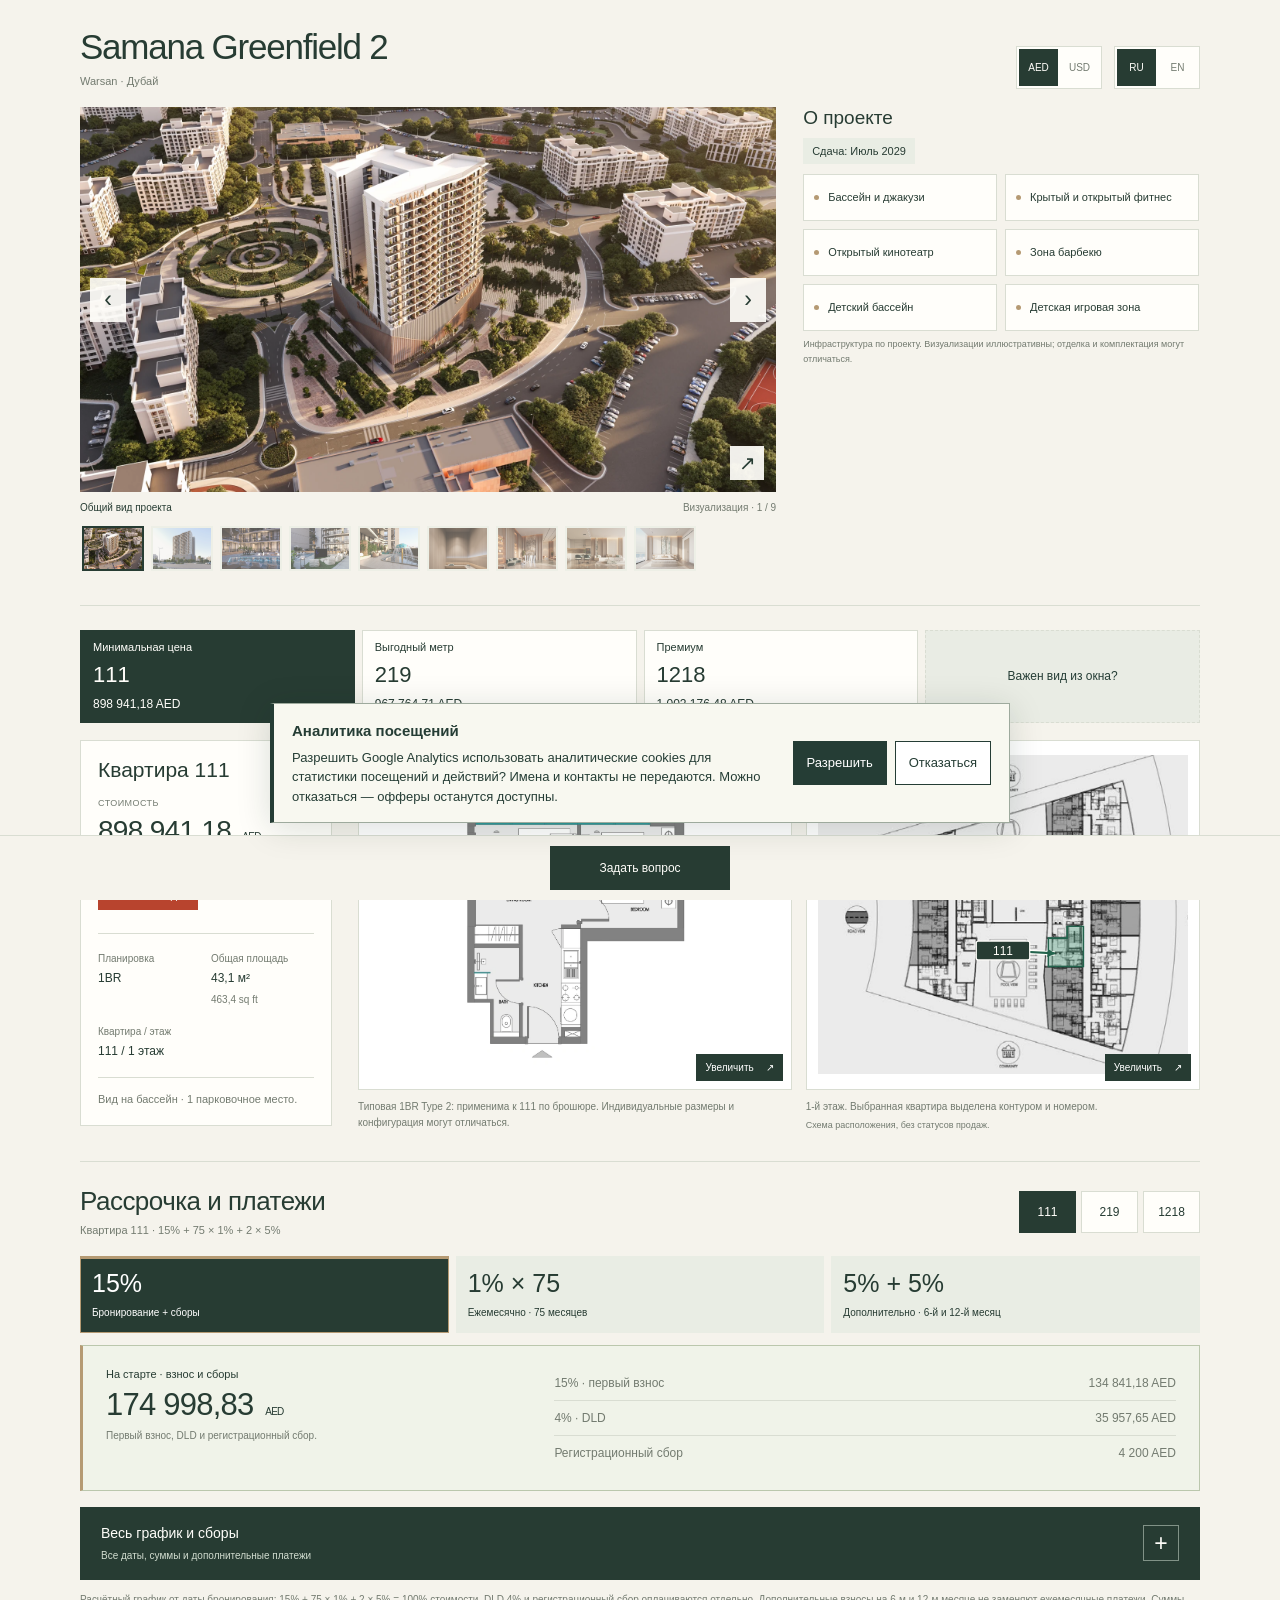
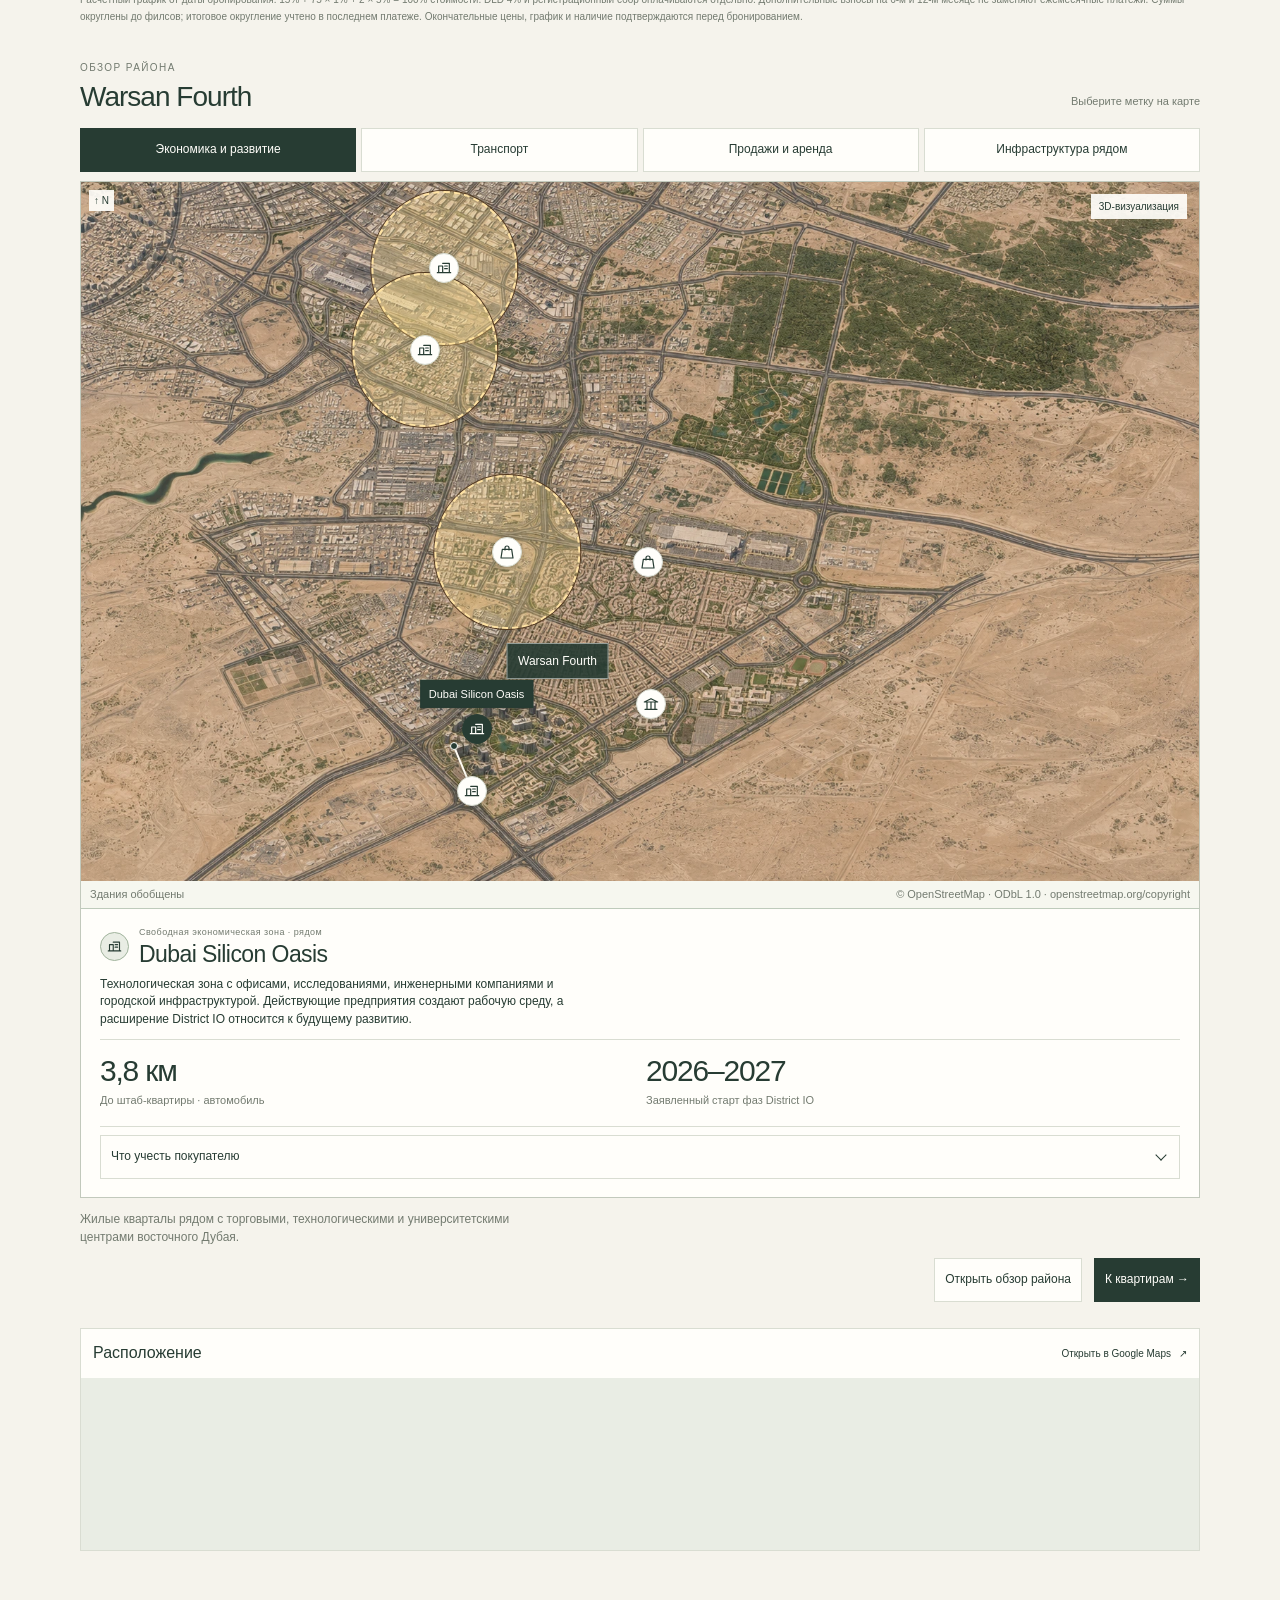
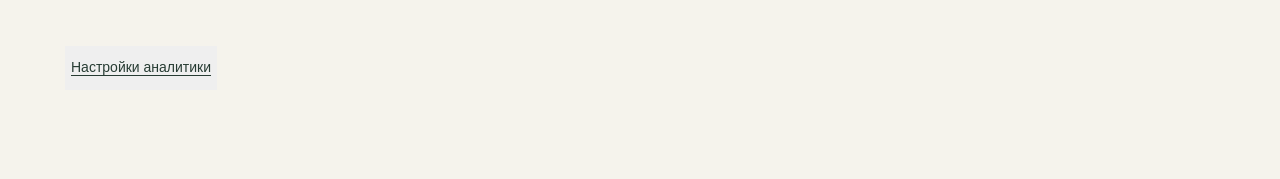
<file: greenfield-2-112-201-302-v01/index.html>
<!doctype html>
<html lang="ru"><head><meta charset="utf-8"><meta name="viewport" content="width=device-width,initial-scale=1"><title>Индивидуальное предложение · Samana Greenfield 2</title>
<!-- PREVIEW METADATA: статический HTML; заполнить при сборке до публикации, не через JavaScript. -->
<meta name="description" content="Планировки, стоимость и условия оплаты.">
<link rel="canonical" href="https://aliaksandrtrus.github.io/offers/greenfield-2-112-201-302-v01/">
<meta property="og:title" content="Индивидуальное предложение · Samana Greenfield 2">
<meta property="og:description" content="Планировки, стоимость и условия оплаты.">
<meta property="og:type" content="website">
<meta property="og:url" content="https://aliaksandrtrus.github.io/offers/greenfield-2-112-201-302-v01/">
<meta property="og:image" content="https://aliaksandrtrus.github.io/offers/greenfield-2-112-201-302-v01/images/cover-greenfield-2-v01.jpg">
<meta property="og:image:type" content="image/jpeg">
<meta property="og:image:width" content="1200">
<meta property="og:image:height" content="630">
<meta property="og:image:alt" content="Samana Greenfield 2 · визуализация проекта">
<!-- ДАННЫЕ ОФЕРА: заполняйте этот JSON по новым источникам; статическое превью отдельно заполните в PREVIEW METADATA в head. Пустые значения не наследуются из эталона. Внутренние сведения здесь не хранить. -->
<script id="offer-data" type="application/json">
{
  "schemaVersion": 1,
  "project": {
    "name": "Samana Greenfield 2",
    "location": {
      "ru": "Warsan · Дубай",
      "en": "Warsan · Dubai"
    },
    "counts": [],
    "handover": {
      "label": {
        "ru": "Плановая сдача",
        "en": "Planned handover"
      },
      "value": {
        "ru": "Июль 2029",
        "en": "July 2029"
      }
    },
    "amenities": [
      {
        "ru": "Бассейн и джакузи",
        "en": "Swimming pool and jacuzzi"
      },
      {
        "ru": "Крытый и открытый фитнес",
        "en": "Indoor and outdoor gyms"
      },
      {
        "ru": "Открытый кинотеатр",
        "en": "Outdoor cinema"
      },
      {
        "ru": "Зона барбекю",
        "en": "BBQ area"
      },
      {
        "ru": "Детский бассейн",
        "en": "Kids’ pool"
      },
      {
        "ru": "Детская игровая зона",
        "en": "Kids’ play area"
      }
    ],
    "amenitiesNote": {
      "ru": "Инфраструктура по проекту. Визуализации иллюстративны; отделка и комплектация могут отличаться.",
      "en": "Planned project amenities. Renderings are illustrative; finishes and furnishings may differ."
    },
    "areaIntro": {
      "ru": "Warsan · жилой проект Samana Developers.",
      "en": "Warsan · a residential development by Samana Developers."
    },
    "nearby": [
      {
        "name": "Dubai Safari Park",
        "travel": {
          "ru": "≈ 10–15 мин",
          "en": "≈ 10–15 min"
        }
      },
      {
        "name": "Academic City",
        "travel": {
          "ru": "≈ 10–15 мин",
          "en": "≈ 10–15 min"
        }
      },
      {
        "name": "IMG Worlds of Adventure",
        "travel": {
          "ru": "≈ 15–20 мин",
          "en": "≈ 15–20 min"
        }
      },
      {
        "name": "Global Village",
        "travel": {
          "ru": "≈ 15–20 мин",
          "en": "≈ 15–20 min"
        }
      }
    ],
    "nearbyNote": {
      "ru": "Ориентировочное время в пути по брошюре проекта.",
      "en": "Indicative travel times from the project brochure."
    }
  },
  "currency": {
    "base": "AED"
  },
  "gallery": [
    {
      "src": "images/exterior-aerial.webp",
      "caption": {
        "ru": "Общий вид проекта",
        "en": "Project overview"
      },
      "kind": {
        "ru": "Визуализация",
        "en": "Rendering"
      }
    },
    {
      "src": "images/exterior-day.webp",
      "caption": {
        "ru": "Фасад проекта",
        "en": "Project exterior"
      },
      "kind": {
        "ru": "Визуализация",
        "en": "Rendering"
      }
    },
    {
      "src": "images/pool.webp",
      "caption": {
        "ru": "Бассейн и зоны отдыха",
        "en": "Pool and leisure areas"
      },
      "kind": {
        "ru": "Визуализация",
        "en": "Rendering"
      }
    },
    {
      "src": "images/cinema.webp",
      "caption": {
        "ru": "Открытый кинотеатр",
        "en": "Outdoor cinema"
      },
      "kind": {
        "ru": "Визуализация",
        "en": "Rendering"
      }
    },
    {
      "src": "images/kids.webp",
      "caption": {
        "ru": "Детская зона",
        "en": "Kids’ area"
      },
      "kind": {
        "ru": "Визуализация",
        "en": "Rendering"
      }
    },
    {
      "src": "images/spa.webp",
      "caption": {
        "ru": "Сауна",
        "en": "Sauna"
      },
      "kind": {
        "ru": "Визуализация",
        "en": "Rendering"
      }
    },
    {
      "src": "images/lobby.webp",
      "caption": {
        "ru": "Лобби",
        "en": "Lobby"
      },
      "kind": {
        "ru": "Визуализация",
        "en": "Rendering"
      }
    },
    {
      "src": "images/living.webp",
      "caption": {
        "ru": "Пример интерьера · гостиная",
        "en": "Example interior · living room"
      },
      "kind": {
        "ru": "Визуализация",
        "en": "Rendering"
      }
    },
    {
      "src": "images/bedroom.webp",
      "caption": {
        "ru": "Пример интерьера · спальня",
        "en": "Example interior · bedroom"
      },
      "kind": {
        "ru": "Визуализация",
        "en": "Rendering"
      }
    }
  ],
  "units": [
    {
      "id": "111",
      "title": {
        "ru": "Квартира 111",
        "en": "Apartment 111"
      },
      "choiceArea": {
        "ru": "463,39 sq ft",
        "en": "463.39 sq ft"
      },
      "choiceSubtitle": {
        "ru": "1BR",
        "en": "1BR"
      },
      "price": 898941.18,
      "facts": [
        {
          "label": {
            "ru": "Планировка",
            "en": "Layout"
          },
          "value": {
            "ru": "1BR",
            "en": "1BR"
          }
        },
        {
          "label": {
            "ru": "Общая площадь",
            "en": "Total area"
          },
          "value": {
            "ru": "43,05 м²",
            "en": "43.05 m²"
          },
          "secondary": {
            "ru": "463,39 sq ft",
            "en": "463.39 sq ft"
          }
        },
        {
          "label": {
            "ru": "Квартира / этаж",
            "en": "Apartment / floor"
          },
          "value": {
            "ru": "111 / 1 этаж",
            "en": "111 / 1st floor"
          }
        }
      ],
      "view": {
        "ru": "Вид на бассейн · 1 парковочное место.",
        "en": "Pool view · 1 parking space."
      },
      "plans": {
        "unit": {
          "src": "images/plan-type2-111.webp",
          "caption": {
            "ru": "Квартира 111 · типовая планировка",
            "en": "Apartment 111 · typical layout"
          },
          "alt": {
            "ru": "Квартира 111 · типовая планировка",
            "en": "Apartment 111 · typical layout"
          },
          "width": 675,
          "height": 895,
          "note": {
            "ru": "Типовая 1BR Type 2: применима к 111 по брошюре. Индивидуальные размеры и конфигурация могут отличаться.",
            "en": "Typical 1BR Type 2: brochure lists the applicable unit series for 111. Individual dimensions and configuration may differ."
          }
        },
        "floor": {
          "src": "images/floor-111-v02.svg",
          "caption": {
            "ru": "Квартира 111 · расположение на этаже",
            "en": "Apartment 111 · floor location"
          },
          "alt": {
            "ru": "Квартира 111 · расположение на этаже",
            "en": "Apartment 111 · floor location"
          },
          "width": 900,
          "height": 775,
          "note": {
            "ru": "1-й этаж. Выбранная квартира выделена контуром и номером.",
            "en": "1st floor. The selected apartment is outlined and numbered."
          },
          "secondaryNote": {
            "ru": "Схема расположения, без статусов продаж.",
            "en": "Location diagram; no sales status implied."
          },
          "selection": {
            "unitId": "111",
            "method": "svg"
          }
        }
      },
      "payments": {
        "summary": {
          "ru": "15% + 75 × 1% + 2 × 5%",
          "en": "15% + 75 × 1% + 2 × 5%"
        },
        "stages": [
          {
            "label": {
              "ru": "15%",
              "en": "15%"
            },
            "subtitle": {
              "ru": "Бронирование + сборы",
              "en": "Booking + fees"
            },
            "title": {
              "ru": "На старте · взнос и сборы",
              "en": "Initial payment and fees"
            },
            "amount": 174998.83,
            "note": {
              "ru": "Первый взнос, DLD и регистрационный сбор.",
              "en": "Down payment, DLD and registration fee."
            },
            "rows": [
              {
                "label": {
                  "ru": "15% · первый взнос",
                  "en": "15% · down payment"
                },
                "amount": 134841.18
              },
              {
                "label": {
                  "ru": "4% · DLD",
                  "en": "4% · DLD"
                },
                "amount": 35957.65
              },
              {
                "label": {
                  "ru": "Регистрационный сбор",
                  "en": "Registration fee"
                },
                "amount": 4200.0
              }
            ]
          },
          {
            "label": {
              "ru": "1% × 75",
              "en": "1% × 75"
            },
            "subtitle": {
              "ru": "Ежемесячно · 75 месяцев",
              "en": "Monthly · 75 months"
            },
            "title": {
              "ru": "Ежемесячный платёж · 1% цены",
              "en": "Monthly payment · 1% of the price"
            },
            "amount": 8989.41,
            "note": [
              {
                "text": {
                  "ru": "75 ежемесячных платежей. Всего — ",
                  "en": "75 monthly payments. Total — "
                }
              },
              {
                "amount": 674205.88
              },
              {
                "text": {
                  "ru": ".",
                  "en": "."
                }
              }
            ],
            "intro": {
              "ru": "Первый платёж — через месяц после бронирования. Округление до филсов учтено в последнем платеже.",
              "en": "First instalment is due one month after booking. Rounding to fils is included in the final instalment."
            },
            "rows": [
              {
                "label": {
                  "ru": "Месяцы 1–74 · по 1%",
                  "en": "Months 1–74 · 1% each"
                },
                "amount": 8989.41
              },
              {
                "label": {
                  "ru": "Месяц 75 · с учётом округления",
                  "en": "Month 75 · including rounding"
                },
                "amount": 8989.54
              },
              {
                "label": {
                  "ru": "Всего за 75 месяцев",
                  "en": "Total over 75 months"
                },
                "amount": 674205.88
              }
            ]
          },
          {
            "label": {
              "ru": "5% + 5%",
              "en": "5% + 5%"
            },
            "subtitle": {
              "ru": "Дополнительно · 6-й и 12-й месяц",
              "en": "Extra · months 6 and 12"
            },
            "title": {
              "ru": "Каждый дополнительный взнос · 5%",
              "en": "Each additional payment · 5%"
            },
            "amount": 44947.06,
            "note": {
              "ru": "Сверх ежемесячного платежа 1% в те же месяцы.",
              "en": "In addition to the monthly 1% payment in those months."
            },
            "rows": [
              {
                "label": {
                  "ru": "6-й месяц · дополнительно 5%",
                  "en": "Month 6 · additional 5%"
                },
                "amount": 44947.06
              },
              {
                "label": {
                  "ru": "12-й месяц · дополнительно 5%",
                  "en": "Month 12 · additional 5%"
                },
                "amount": 44947.06
              }
            ]
          }
        ],
        "extra": "",
        "schedule": [
          {
            "label": {
              "ru": "При бронировании · первый взнос",
              "en": "On booking · down payment"
            },
            "amount": 134841.18,
            "share": {
              "ru": "15%",
              "en": "15%"
            }
          },
          {
            "label": {
              "ru": "При бронировании · DLD",
              "en": "On booking · DLD"
            },
            "amount": 35957.65,
            "share": {
              "ru": "4% отдельно",
              "en": "4% extra"
            }
          },
          {
            "label": {
              "ru": "При бронировании · регистрация",
              "en": "On booking · registration"
            },
            "amount": 4200.0,
            "share": {
              "ru": "Отдельно",
              "en": "Extra"
            }
          },
          {
            "label": {
              "ru": "Месяц 1 · ежемесячный платёж",
              "en": "Month 1 · monthly instalment"
            },
            "amount": 8989.41,
            "share": {
              "ru": "1%",
              "en": "1%"
            }
          },
          {
            "label": {
              "ru": "Месяц 2 · ежемесячный платёж",
              "en": "Month 2 · monthly instalment"
            },
            "amount": 8989.41,
            "share": {
              "ru": "1%",
              "en": "1%"
            }
          },
          {
            "label": {
              "ru": "Месяц 3 · ежемесячный платёж",
              "en": "Month 3 · monthly instalment"
            },
            "amount": 8989.41,
            "share": {
              "ru": "1%",
              "en": "1%"
            }
          },
          {
            "label": {
              "ru": "Месяц 4 · ежемесячный платёж",
              "en": "Month 4 · monthly instalment"
            },
            "amount": 8989.41,
            "share": {
              "ru": "1%",
              "en": "1%"
            }
          },
          {
            "label": {
              "ru": "Месяц 5 · ежемесячный платёж",
              "en": "Month 5 · monthly instalment"
            },
            "amount": 8989.41,
            "share": {
              "ru": "1%",
              "en": "1%"
            }
          },
          {
            "label": {
              "ru": "Месяц 6 · ежемесячный платёж",
              "en": "Month 6 · monthly instalment"
            },
            "amount": 8989.41,
            "share": {
              "ru": "1%",
              "en": "1%"
            }
          },
          {
            "label": {
              "ru": "Месяц 6 · дополнительный взнос",
              "en": "Month 6 · additional payment"
            },
            "amount": 44947.06,
            "share": {
              "ru": "5%",
              "en": "5%"
            }
          },
          {
            "label": {
              "ru": "Месяц 7 · ежемесячный платёж",
              "en": "Month 7 · monthly instalment"
            },
            "amount": 8989.41,
            "share": {
              "ru": "1%",
              "en": "1%"
            }
          },
          {
            "label": {
              "ru": "Месяц 8 · ежемесячный платёж",
              "en": "Month 8 · monthly instalment"
            },
            "amount": 8989.41,
            "share": {
              "ru": "1%",
              "en": "1%"
            }
          },
          {
            "label": {
              "ru": "Месяц 9 · ежемесячный платёж",
              "en": "Month 9 · monthly instalment"
            },
            "amount": 8989.41,
            "share": {
              "ru": "1%",
              "en": "1%"
            }
          },
          {
            "label": {
              "ru": "Месяц 10 · ежемесячный платёж",
              "en": "Month 10 · monthly instalment"
            },
            "amount": 8989.41,
            "share": {
              "ru": "1%",
              "en": "1%"
            }
          },
          {
            "label": {
              "ru": "Месяц 11 · ежемесячный платёж",
              "en": "Month 11 · monthly instalment"
            },
            "amount": 8989.41,
            "share": {
              "ru": "1%",
              "en": "1%"
            }
          },
          {
            "label": {
              "ru": "Месяц 12 · ежемесячный платёж",
              "en": "Month 12 · monthly instalment"
            },
            "amount": 8989.41,
            "share": {
              "ru": "1%",
              "en": "1%"
            }
          },
          {
            "label": {
              "ru": "Месяц 12 · дополнительный взнос",
              "en": "Month 12 · additional payment"
            },
            "amount": 44947.06,
            "share": {
              "ru": "5%",
              "en": "5%"
            }
          },
          {
            "label": {
              "ru": "Месяц 13 · ежемесячный платёж",
              "en": "Month 13 · monthly instalment"
            },
            "amount": 8989.41,
            "share": {
              "ru": "1%",
              "en": "1%"
            }
          },
          {
            "label": {
              "ru": "Месяц 14 · ежемесячный платёж",
              "en": "Month 14 · monthly instalment"
            },
            "amount": 8989.41,
            "share": {
              "ru": "1%",
              "en": "1%"
            }
          },
          {
            "label": {
              "ru": "Месяц 15 · ежемесячный платёж",
              "en": "Month 15 · monthly instalment"
            },
            "amount": 8989.41,
            "share": {
              "ru": "1%",
              "en": "1%"
            }
          },
          {
            "label": {
              "ru": "Месяц 16 · ежемесячный платёж",
              "en": "Month 16 · monthly instalment"
            },
            "amount": 8989.41,
            "share": {
              "ru": "1%",
              "en": "1%"
            }
          },
          {
            "label": {
              "ru": "Месяц 17 · ежемесячный платёж",
              "en": "Month 17 · monthly instalment"
            },
            "amount": 8989.41,
            "share": {
              "ru": "1%",
              "en": "1%"
            }
          },
          {
            "label": {
              "ru": "Месяц 18 · ежемесячный платёж",
              "en": "Month 18 · monthly instalment"
            },
            "amount": 8989.41,
            "share": {
              "ru": "1%",
              "en": "1%"
            }
          },
          {
            "label": {
              "ru": "Месяц 19 · ежемесячный платёж",
              "en": "Month 19 · monthly instalment"
            },
            "amount": 8989.41,
            "share": {
              "ru": "1%",
              "en": "1%"
            }
          },
          {
            "label": {
              "ru": "Месяц 20 · ежемесячный платёж",
              "en": "Month 20 · monthly instalment"
            },
            "amount": 8989.41,
            "share": {
              "ru": "1%",
              "en": "1%"
            }
          },
          {
            "label": {
              "ru": "Месяц 21 · ежемесячный платёж",
              "en": "Month 21 · monthly instalment"
            },
            "amount": 8989.41,
            "share": {
              "ru": "1%",
              "en": "1%"
            }
          },
          {
            "label": {
              "ru": "Месяц 22 · ежемесячный платёж",
              "en": "Month 22 · monthly instalment"
            },
            "amount": 8989.41,
            "share": {
              "ru": "1%",
              "en": "1%"
            }
          },
          {
            "label": {
              "ru": "Месяц 23 · ежемесячный платёж",
              "en": "Month 23 · monthly instalment"
            },
            "amount": 8989.41,
            "share": {
              "ru": "1%",
              "en": "1%"
            }
          },
          {
            "label": {
              "ru": "Месяц 24 · ежемесячный платёж",
              "en": "Month 24 · monthly instalment"
            },
            "amount": 8989.41,
            "share": {
              "ru": "1%",
              "en": "1%"
            }
          },
          {
            "label": {
              "ru": "Месяц 25 · ежемесячный платёж",
              "en": "Month 25 · monthly instalment"
            },
            "amount": 8989.41,
            "share": {
              "ru": "1%",
              "en": "1%"
            }
          },
          {
            "label": {
              "ru": "Месяц 26 · ежемесячный платёж",
              "en": "Month 26 · monthly instalment"
            },
            "amount": 8989.41,
            "share": {
              "ru": "1%",
              "en": "1%"
            }
          },
          {
            "label": {
              "ru": "Месяц 27 · ежемесячный платёж",
              "en": "Month 27 · monthly instalment"
            },
            "amount": 8989.41,
            "share": {
              "ru": "1%",
              "en": "1%"
            }
          },
          {
            "label": {
              "ru": "Месяц 28 · ежемесячный платёж",
              "en": "Month 28 · monthly instalment"
            },
            "amount": 8989.41,
            "share": {
              "ru": "1%",
              "en": "1%"
            }
          },
          {
            "label": {
              "ru": "Месяц 29 · ежемесячный платёж",
              "en": "Month 29 · monthly instalment"
            },
            "amount": 8989.41,
            "share": {
              "ru": "1%",
              "en": "1%"
            }
          },
          {
            "label": {
              "ru": "Месяц 30 · ежемесячный платёж",
              "en": "Month 30 · monthly instalment"
            },
            "amount": 8989.41,
            "share": {
              "ru": "1%",
              "en": "1%"
            }
          },
          {
            "label": {
              "ru": "Месяц 31 · ежемесячный платёж",
              "en": "Month 31 · monthly instalment"
            },
            "amount": 8989.41,
            "share": {
              "ru": "1%",
              "en": "1%"
            }
          },
          {
            "label": {
              "ru": "Месяц 32 · ежемесячный платёж",
              "en": "Month 32 · monthly instalment"
            },
            "amount": 8989.41,
            "share": {
              "ru": "1%",
              "en": "1%"
            }
          },
          {
            "label": {
              "ru": "Месяц 33 · ежемесячный платёж",
              "en": "Month 33 · monthly instalment"
            },
            "amount": 8989.41,
            "share": {
              "ru": "1%",
              "en": "1%"
            }
          },
          {
            "label": {
              "ru": "Месяц 34 · ежемесячный платёж",
              "en": "Month 34 · monthly instalment"
            },
            "amount": 8989.41,
            "share": {
              "ru": "1%",
              "en": "1%"
            }
          },
          {
            "label": {
              "ru": "Месяц 35 · ежемесячный платёж",
              "en": "Month 35 · monthly instalment"
            },
            "amount": 8989.41,
            "share": {
              "ru": "1%",
              "en": "1%"
            }
          },
          {
            "label": {
              "ru": "Месяц 36 · ежемесячный платёж",
              "en": "Month 36 · monthly instalment"
            },
            "amount": 8989.41,
            "share": {
              "ru": "1%",
              "en": "1%"
            }
          },
          {
            "label": {
              "ru": "Месяц 37 · ежемесячный платёж",
              "en": "Month 37 · monthly instalment"
            },
            "amount": 8989.41,
            "share": {
              "ru": "1%",
              "en": "1%"
            }
          },
          {
            "label": {
              "ru": "Месяц 38 · ежемесячный платёж",
              "en": "Month 38 · monthly instalment"
            },
            "amount": 8989.41,
            "share": {
              "ru": "1%",
              "en": "1%"
            }
          },
          {
            "label": {
              "ru": "Месяц 39 · ежемесячный платёж",
              "en": "Month 39 · monthly instalment"
            },
            "amount": 8989.41,
            "share": {
              "ru": "1%",
              "en": "1%"
            }
          },
          {
            "label": {
              "ru": "Месяц 40 · ежемесячный платёж",
              "en": "Month 40 · monthly instalment"
            },
            "amount": 8989.41,
            "share": {
              "ru": "1%",
              "en": "1%"
            }
          },
          {
            "label": {
              "ru": "Месяц 41 · ежемесячный платёж",
              "en": "Month 41 · monthly instalment"
            },
            "amount": 8989.41,
            "share": {
              "ru": "1%",
              "en": "1%"
            }
          },
          {
            "label": {
              "ru": "Месяц 42 · ежемесячный платёж",
              "en": "Month 42 · monthly instalment"
            },
            "amount": 8989.41,
            "share": {
              "ru": "1%",
              "en": "1%"
            }
          },
          {
            "label": {
              "ru": "Месяц 43 · ежемесячный платёж",
              "en": "Month 43 · monthly instalment"
            },
            "amount": 8989.41,
            "share": {
              "ru": "1%",
              "en": "1%"
            }
          },
          {
            "label": {
              "ru": "Месяц 44 · ежемесячный платёж",
              "en": "Month 44 · monthly instalment"
            },
            "amount": 8989.41,
            "share": {
              "ru": "1%",
              "en": "1%"
            }
          },
          {
            "label": {
              "ru": "Месяц 45 · ежемесячный платёж",
              "en": "Month 45 · monthly instalment"
            },
            "amount": 8989.41,
            "share": {
              "ru": "1%",
              "en": "1%"
            }
          },
          {
            "label": {
              "ru": "Месяц 46 · ежемесячный платёж",
              "en": "Month 46 · monthly instalment"
            },
            "amount": 8989.41,
            "share": {
              "ru": "1%",
              "en": "1%"
            }
          },
          {
            "label": {
              "ru": "Месяц 47 · ежемесячный платёж",
              "en": "Month 47 · monthly instalment"
            },
            "amount": 8989.41,
            "share": {
              "ru": "1%",
              "en": "1%"
            }
          },
          {
            "label": {
              "ru": "Месяц 48 · ежемесячный платёж",
              "en": "Month 48 · monthly instalment"
            },
            "amount": 8989.41,
            "share": {
              "ru": "1%",
              "en": "1%"
            }
          },
          {
            "label": {
              "ru": "Месяц 49 · ежемесячный платёж",
              "en": "Month 49 · monthly instalment"
            },
            "amount": 8989.41,
            "share": {
              "ru": "1%",
              "en": "1%"
            }
          },
          {
            "label": {
              "ru": "Месяц 50 · ежемесячный платёж",
              "en": "Month 50 · monthly instalment"
            },
            "amount": 8989.41,
            "share": {
              "ru": "1%",
              "en": "1%"
            }
          },
          {
            "label": {
              "ru": "Месяц 51 · ежемесячный платёж",
              "en": "Month 51 · monthly instalment"
            },
            "amount": 8989.41,
            "share": {
              "ru": "1%",
              "en": "1%"
            }
          },
          {
            "label": {
              "ru": "Месяц 52 · ежемесячный платёж",
              "en": "Month 52 · monthly instalment"
            },
            "amount": 8989.41,
            "share": {
              "ru": "1%",
              "en": "1%"
            }
          },
          {
            "label": {
              "ru": "Месяц 53 · ежемесячный платёж",
              "en": "Month 53 · monthly instalment"
            },
            "amount": 8989.41,
            "share": {
              "ru": "1%",
              "en": "1%"
            }
          },
          {
            "label": {
              "ru": "Месяц 54 · ежемесячный платёж",
              "en": "Month 54 · monthly instalment"
            },
            "amount": 8989.41,
            "share": {
              "ru": "1%",
              "en": "1%"
            }
          },
          {
            "label": {
              "ru": "Месяц 55 · ежемесячный платёж",
              "en": "Month 55 · monthly instalment"
            },
            "amount": 8989.41,
            "share": {
              "ru": "1%",
              "en": "1%"
            }
          },
          {
            "label": {
              "ru": "Месяц 56 · ежемесячный платёж",
              "en": "Month 56 · monthly instalment"
            },
            "amount": 8989.41,
            "share": {
              "ru": "1%",
              "en": "1%"
            }
          },
          {
            "label": {
              "ru": "Месяц 57 · ежемесячный платёж",
              "en": "Month 57 · monthly instalment"
            },
            "amount": 8989.41,
            "share": {
              "ru": "1%",
              "en": "1%"
            }
          },
          {
            "label": {
              "ru": "Месяц 58 · ежемесячный платёж",
              "en": "Month 58 · monthly instalment"
            },
            "amount": 8989.41,
            "share": {
              "ru": "1%",
              "en": "1%"
            }
          },
          {
            "label": {
              "ru": "Месяц 59 · ежемесячный платёж",
              "en": "Month 59 · monthly instalment"
            },
            "amount": 8989.41,
            "share": {
              "ru": "1%",
              "en": "1%"
            }
          },
          {
            "label": {
              "ru": "Месяц 60 · ежемесячный платёж",
              "en": "Month 60 · monthly instalment"
            },
            "amount": 8989.41,
            "share": {
              "ru": "1%",
              "en": "1%"
            }
          },
          {
            "label": {
              "ru": "Месяц 61 · ежемесячный платёж",
              "en": "Month 61 · monthly instalment"
            },
            "amount": 8989.41,
            "share": {
              "ru": "1%",
              "en": "1%"
            }
          },
          {
            "label": {
              "ru": "Месяц 62 · ежемесячный платёж",
              "en": "Month 62 · monthly instalment"
            },
            "amount": 8989.41,
            "share": {
              "ru": "1%",
              "en": "1%"
            }
          },
          {
            "label": {
              "ru": "Месяц 63 · ежемесячный платёж",
              "en": "Month 63 · monthly instalment"
            },
            "amount": 8989.41,
            "share": {
              "ru": "1%",
              "en": "1%"
            }
          },
          {
            "label": {
              "ru": "Месяц 64 · ежемесячный платёж",
              "en": "Month 64 · monthly instalment"
            },
            "amount": 8989.41,
            "share": {
              "ru": "1%",
              "en": "1%"
            }
          },
          {
            "label": {
              "ru": "Месяц 65 · ежемесячный платёж",
              "en": "Month 65 · monthly instalment"
            },
            "amount": 8989.41,
            "share": {
              "ru": "1%",
              "en": "1%"
            }
          },
          {
            "label": {
              "ru": "Месяц 66 · ежемесячный платёж",
              "en": "Month 66 · monthly instalment"
            },
            "amount": 8989.41,
            "share": {
              "ru": "1%",
              "en": "1%"
            }
          },
          {
            "label": {
              "ru": "Месяц 67 · ежемесячный платёж",
              "en": "Month 67 · monthly instalment"
            },
            "amount": 8989.41,
            "share": {
              "ru": "1%",
              "en": "1%"
            }
          },
          {
            "label": {
              "ru": "Месяц 68 · ежемесячный платёж",
              "en": "Month 68 · monthly instalment"
            },
            "amount": 8989.41,
            "share": {
              "ru": "1%",
              "en": "1%"
            }
          },
          {
            "label": {
              "ru": "Месяц 69 · ежемесячный платёж",
              "en": "Month 69 · monthly instalment"
            },
            "amount": 8989.41,
            "share": {
              "ru": "1%",
              "en": "1%"
            }
          },
          {
            "label": {
              "ru": "Месяц 70 · ежемесячный платёж",
              "en": "Month 70 · monthly instalment"
            },
            "amount": 8989.41,
            "share": {
              "ru": "1%",
              "en": "1%"
            }
          },
          {
            "label": {
              "ru": "Месяц 71 · ежемесячный платёж",
              "en": "Month 71 · monthly instalment"
            },
            "amount": 8989.41,
            "share": {
              "ru": "1%",
              "en": "1%"
            }
          },
          {
            "label": {
              "ru": "Месяц 72 · ежемесячный платёж",
              "en": "Month 72 · monthly instalment"
            },
            "amount": 8989.41,
            "share": {
              "ru": "1%",
              "en": "1%"
            }
          },
          {
            "label": {
              "ru": "Месяц 73 · ежемесячный платёж",
              "en": "Month 73 · monthly instalment"
            },
            "amount": 8989.41,
            "share": {
              "ru": "1%",
              "en": "1%"
            }
          },
          {
            "label": {
              "ru": "Месяц 74 · ежемесячный платёж",
              "en": "Month 74 · monthly instalment"
            },
            "amount": 8989.41,
            "share": {
              "ru": "1%",
              "en": "1%"
            }
          },
          {
            "label": {
              "ru": "Месяц 75 · ежемесячный платёж",
              "en": "Month 75 · monthly instalment"
            },
            "amount": 8989.54,
            "share": {
              "ru": "1%",
              "en": "1%"
            },
            "note": {
              "ru": "С учётом округления до филсов.",
              "en": "Including rounding to fils."
            }
          }
        ],
        "terms": {
          "ru": "Расчётный график от даты бронирования: 15% + 75 × 1% + 2 × 5% = 100% стоимости. DLD 4% и регистрационный сбор оплачиваются отдельно. Дополнительные взносы на 6-м и 12-м месяце не заменяют ежемесячные платежи. Суммы округлены до филсов; итоговое округление учтено в последнем платеже. Окончательные цены, график и наличие подтверждаются перед бронированием.",
          "en": "Calculated schedule relative to booking: 15% + 75 × 1% + 2 × 5% = 100% of the price. DLD at 4% and the registration fee are extra. Additional payments in months 6 and 12 do not replace monthly instalments. Amounts are rounded to fils; the final rounding adjustment is included in the last instalment. Final prices, schedule and availability are reconfirmed before booking."
        }
      },
      "selection": {
        "category": "minimum_price",
        "totalAreaM2": 43.0503397056,
        "totalAreaSqft": 463.39
      }
    },
    {
      "id": "219",
      "title": {
        "ru": "Квартира 219",
        "en": "Apartment 219"
      },
      "choiceArea": {
        "ru": "635,82 sq ft",
        "en": "635.82 sq ft"
      },
      "choiceSubtitle": {
        "ru": "1BR",
        "en": "1BR"
      },
      "price": 967764.71,
      "facts": [
        {
          "label": {
            "ru": "Планировка",
            "en": "Layout"
          },
          "value": {
            "ru": "1BR",
            "en": "1BR"
          }
        },
        {
          "label": {
            "ru": "Общая площадь",
            "en": "Total area"
          },
          "value": {
            "ru": "59,07 м²",
            "en": "59.07 m²"
          },
          "secondary": {
            "ru": "635,82 sq ft",
            "en": "635.82 sq ft"
          }
        },
        {
          "label": {
            "ru": "Квартира / этаж",
            "en": "Apartment / floor"
          },
          "value": {
            "ru": "219 / 2 этаж",
            "en": "219 / 2nd floor"
          }
        }
      ],
      "view": {
        "ru": "Вид на район · 1 парковочное место. Трансформируемая планировка 1BR.",
        "en": "Community view · 1 parking space. Convertible 1BR layout."
      },
      "plans": {
        "unit": {
          "src": "images/plan-type1.webp",
          "caption": {
            "ru": "Квартира 219 · типовая планировка",
            "en": "Apartment 219 · typical layout"
          },
          "alt": {
            "ru": "Квартира 219 · типовая планировка",
            "en": "Apartment 219 · typical layout"
          },
          "width": 615,
          "height": 920,
          "note": {
            "ru": "Типовая 1BR Type 1: применима к 219 по брошюре. Индивидуальные размеры и конфигурация могут отличаться.",
            "en": "Typical 1BR Type 1: brochure lists the applicable unit series for 219. Individual dimensions and configuration may differ."
          }
        },
        "floor": {
          "src": "images/floor-219-v02.svg",
          "caption": {
            "ru": "Квартира 219 · расположение на этаже",
            "en": "Apartment 219 · floor location"
          },
          "alt": {
            "ru": "Квартира 219 · расположение на этаже",
            "en": "Apartment 219 · floor location"
          },
          "width": 900,
          "height": 810,
          "note": {
            "ru": "2-й этаж. Выбранная квартира выделена контуром и номером.",
            "en": "2nd floor. The selected apartment is outlined and numbered."
          },
          "secondaryNote": {
            "ru": "Схема расположения, без статусов продаж.",
            "en": "Location diagram; no sales status implied."
          },
          "selection": {
            "unitId": "219",
            "method": "svg"
          }
        }
      },
      "payments": {
        "summary": {
          "ru": "15% + 75 × 1% + 2 × 5%",
          "en": "15% + 75 × 1% + 2 × 5%"
        },
        "stages": [
          {
            "label": {
              "ru": "15%",
              "en": "15%"
            },
            "subtitle": {
              "ru": "Бронирование + сборы",
              "en": "Booking + fees"
            },
            "title": {
              "ru": "На старте · взнос и сборы",
              "en": "Initial payment and fees"
            },
            "amount": 188075.3,
            "note": {
              "ru": "Первый взнос, DLD и регистрационный сбор.",
              "en": "Down payment, DLD and registration fee."
            },
            "rows": [
              {
                "label": {
                  "ru": "15% · первый взнос",
                  "en": "15% · down payment"
                },
                "amount": 145164.71
              },
              {
                "label": {
                  "ru": "4% · DLD",
                  "en": "4% · DLD"
                },
                "amount": 38710.59
              },
              {
                "label": {
                  "ru": "Регистрационный сбор",
                  "en": "Registration fee"
                },
                "amount": 4200.0
              }
            ]
          },
          {
            "label": {
              "ru": "1% × 75",
              "en": "1% × 75"
            },
            "subtitle": {
              "ru": "Ежемесячно · 75 месяцев",
              "en": "Monthly · 75 months"
            },
            "title": {
              "ru": "Ежемесячный платёж · 1% цены",
              "en": "Monthly payment · 1% of the price"
            },
            "amount": 9677.65,
            "note": [
              {
                "text": {
                  "ru": "75 ежемесячных платежей. Всего — ",
                  "en": "75 monthly payments. Total — "
                }
              },
              {
                "amount": 725823.52
              },
              {
                "text": {
                  "ru": ".",
                  "en": "."
                }
              }
            ],
            "intro": {
              "ru": "Первый платёж — через месяц после бронирования. Округление до филсов учтено в последнем платеже.",
              "en": "First instalment is due one month after booking. Rounding to fils is included in the final instalment."
            },
            "rows": [
              {
                "label": {
                  "ru": "Месяцы 1–74 · по 1%",
                  "en": "Months 1–74 · 1% each"
                },
                "amount": 9677.65
              },
              {
                "label": {
                  "ru": "Месяц 75 · с учётом округления",
                  "en": "Month 75 · including rounding"
                },
                "amount": 9677.42
              },
              {
                "label": {
                  "ru": "Всего за 75 месяцев",
                  "en": "Total over 75 months"
                },
                "amount": 725823.52
              }
            ]
          },
          {
            "label": {
              "ru": "5% + 5%",
              "en": "5% + 5%"
            },
            "subtitle": {
              "ru": "Дополнительно · 6-й и 12-й месяц",
              "en": "Extra · months 6 and 12"
            },
            "title": {
              "ru": "Каждый дополнительный взнос · 5%",
              "en": "Each additional payment · 5%"
            },
            "amount": 48388.24,
            "note": {
              "ru": "Сверх ежемесячного платежа 1% в те же месяцы.",
              "en": "In addition to the monthly 1% payment in those months."
            },
            "rows": [
              {
                "label": {
                  "ru": "6-й месяц · дополнительно 5%",
                  "en": "Month 6 · additional 5%"
                },
                "amount": 48388.24
              },
              {
                "label": {
                  "ru": "12-й месяц · дополнительно 5%",
                  "en": "Month 12 · additional 5%"
                },
                "amount": 48388.24
              }
            ]
          }
        ],
        "extra": "",
        "schedule": [
          {
            "label": {
              "ru": "При бронировании · первый взнос",
              "en": "On booking · down payment"
            },
            "amount": 145164.71,
            "share": {
              "ru": "15%",
              "en": "15%"
            }
          },
          {
            "label": {
              "ru": "При бронировании · DLD",
              "en": "On booking · DLD"
            },
            "amount": 38710.59,
            "share": {
              "ru": "4% отдельно",
              "en": "4% extra"
            }
          },
          {
            "label": {
              "ru": "При бронировании · регистрация",
              "en": "On booking · registration"
            },
            "amount": 4200.0,
            "share": {
              "ru": "Отдельно",
              "en": "Extra"
            }
          },
          {
            "label": {
              "ru": "Месяц 1 · ежемесячный платёж",
              "en": "Month 1 · monthly instalment"
            },
            "amount": 9677.65,
            "share": {
              "ru": "1%",
              "en": "1%"
            }
          },
          {
            "label": {
              "ru": "Месяц 2 · ежемесячный платёж",
              "en": "Month 2 · monthly instalment"
            },
            "amount": 9677.65,
            "share": {
              "ru": "1%",
              "en": "1%"
            }
          },
          {
            "label": {
              "ru": "Месяц 3 · ежемесячный платёж",
              "en": "Month 3 · monthly instalment"
            },
            "amount": 9677.65,
            "share": {
              "ru": "1%",
              "en": "1%"
            }
          },
          {
            "label": {
              "ru": "Месяц 4 · ежемесячный платёж",
              "en": "Month 4 · monthly instalment"
            },
            "amount": 9677.65,
            "share": {
              "ru": "1%",
              "en": "1%"
            }
          },
          {
            "label": {
              "ru": "Месяц 5 · ежемесячный платёж",
              "en": "Month 5 · monthly instalment"
            },
            "amount": 9677.65,
            "share": {
              "ru": "1%",
              "en": "1%"
            }
          },
          {
            "label": {
              "ru": "Месяц 6 · ежемесячный платёж",
              "en": "Month 6 · monthly instalment"
            },
            "amount": 9677.65,
            "share": {
              "ru": "1%",
              "en": "1%"
            }
          },
          {
            "label": {
              "ru": "Месяц 6 · дополнительный взнос",
              "en": "Month 6 · additional payment"
            },
            "amount": 48388.24,
            "share": {
              "ru": "5%",
              "en": "5%"
            }
          },
          {
            "label": {
              "ru": "Месяц 7 · ежемесячный платёж",
              "en": "Month 7 · monthly instalment"
            },
            "amount": 9677.65,
            "share": {
              "ru": "1%",
              "en": "1%"
            }
          },
          {
            "label": {
              "ru": "Месяц 8 · ежемесячный платёж",
              "en": "Month 8 · monthly instalment"
            },
            "amount": 9677.65,
            "share": {
              "ru": "1%",
              "en": "1%"
            }
          },
          {
            "label": {
              "ru": "Месяц 9 · ежемесячный платёж",
              "en": "Month 9 · monthly instalment"
            },
            "amount": 9677.65,
            "share": {
              "ru": "1%",
              "en": "1%"
            }
          },
          {
            "label": {
              "ru": "Месяц 10 · ежемесячный платёж",
              "en": "Month 10 · monthly instalment"
            },
            "amount": 9677.65,
            "share": {
              "ru": "1%",
              "en": "1%"
            }
          },
          {
            "label": {
              "ru": "Месяц 11 · ежемесячный платёж",
              "en": "Month 11 · monthly instalment"
            },
            "amount": 9677.65,
            "share": {
              "ru": "1%",
              "en": "1%"
            }
          },
          {
            "label": {
              "ru": "Месяц 12 · ежемесячный платёж",
              "en": "Month 12 · monthly instalment"
            },
            "amount": 9677.65,
            "share": {
              "ru": "1%",
              "en": "1%"
            }
          },
          {
            "label": {
              "ru": "Месяц 12 · дополнительный взнос",
              "en": "Month 12 · additional payment"
            },
            "amount": 48388.24,
            "share": {
              "ru": "5%",
              "en": "5%"
            }
          },
          {
            "label": {
              "ru": "Месяц 13 · ежемесячный платёж",
              "en": "Month 13 · monthly instalment"
            },
            "amount": 9677.65,
            "share": {
              "ru": "1%",
              "en": "1%"
            }
          },
          {
            "label": {
              "ru": "Месяц 14 · ежемесячный платёж",
              "en": "Month 14 · monthly instalment"
            },
            "amount": 9677.65,
            "share": {
              "ru": "1%",
              "en": "1%"
            }
          },
          {
            "label": {
              "ru": "Месяц 15 · ежемесячный платёж",
              "en": "Month 15 · monthly instalment"
            },
            "amount": 9677.65,
            "share": {
              "ru": "1%",
              "en": "1%"
            }
          },
          {
            "label": {
              "ru": "Месяц 16 · ежемесячный платёж",
              "en": "Month 16 · monthly instalment"
            },
            "amount": 9677.65,
            "share": {
              "ru": "1%",
              "en": "1%"
            }
          },
          {
            "label": {
              "ru": "Месяц 17 · ежемесячный платёж",
              "en": "Month 17 · monthly instalment"
            },
            "amount": 9677.65,
            "share": {
              "ru": "1%",
              "en": "1%"
            }
          },
          {
            "label": {
              "ru": "Месяц 18 · ежемесячный платёж",
              "en": "Month 18 · monthly instalment"
            },
            "amount": 9677.65,
            "share": {
              "ru": "1%",
              "en": "1%"
            }
          },
          {
            "label": {
              "ru": "Месяц 19 · ежемесячный платёж",
              "en": "Month 19 · monthly instalment"
            },
            "amount": 9677.65,
            "share": {
              "ru": "1%",
              "en": "1%"
            }
          },
          {
            "label": {
              "ru": "Месяц 20 · ежемесячный платёж",
              "en": "Month 20 · monthly instalment"
            },
            "amount": 9677.65,
            "share": {
              "ru": "1%",
              "en": "1%"
            }
          },
          {
            "label": {
              "ru": "Месяц 21 · ежемесячный платёж",
              "en": "Month 21 · monthly instalment"
            },
            "amount": 9677.65,
            "share": {
              "ru": "1%",
              "en": "1%"
            }
          },
          {
            "label": {
              "ru": "Месяц 22 · ежемесячный платёж",
              "en": "Month 22 · monthly instalment"
            },
            "amount": 9677.65,
            "share": {
              "ru": "1%",
              "en": "1%"
            }
          },
          {
            "label": {
              "ru": "Месяц 23 · ежемесячный платёж",
              "en": "Month 23 · monthly instalment"
            },
            "amount": 9677.65,
            "share": {
              "ru": "1%",
              "en": "1%"
            }
          },
          {
            "label": {
              "ru": "Месяц 24 · ежемесячный платёж",
              "en": "Month 24 · monthly instalment"
            },
            "amount": 9677.65,
            "share": {
              "ru": "1%",
              "en": "1%"
            }
          },
          {
            "label": {
              "ru": "Месяц 25 · ежемесячный платёж",
              "en": "Month 25 · monthly instalment"
            },
            "amount": 9677.65,
            "share": {
              "ru": "1%",
              "en": "1%"
            }
          },
          {
            "label": {
              "ru": "Месяц 26 · ежемесячный платёж",
              "en": "Month 26 · monthly instalment"
            },
            "amount": 9677.65,
            "share": {
              "ru": "1%",
              "en": "1%"
            }
          },
          {
            "label": {
              "ru": "Месяц 27 · ежемесячный платёж",
              "en": "Month 27 · monthly instalment"
            },
            "amount": 9677.65,
            "share": {
              "ru": "1%",
              "en": "1%"
            }
          },
          {
            "label": {
              "ru": "Месяц 28 · ежемесячный платёж",
              "en": "Month 28 · monthly instalment"
            },
            "amount": 9677.65,
            "share": {
              "ru": "1%",
              "en": "1%"
            }
          },
          {
            "label": {
              "ru": "Месяц 29 · ежемесячный платёж",
              "en": "Month 29 · monthly instalment"
            },
            "amount": 9677.65,
            "share": {
              "ru": "1%",
              "en": "1%"
            }
          },
          {
            "label": {
              "ru": "Месяц 30 · ежемесячный платёж",
              "en": "Month 30 · monthly instalment"
            },
            "amount": 9677.65,
            "share": {
              "ru": "1%",
              "en": "1%"
            }
          },
          {
            "label": {
              "ru": "Месяц 31 · ежемесячный платёж",
              "en": "Month 31 · monthly instalment"
            },
            "amount": 9677.65,
            "share": {
              "ru": "1%",
              "en": "1%"
            }
          },
          {
            "label": {
              "ru": "Месяц 32 · ежемесячный платёж",
              "en": "Month 32 · monthly instalment"
            },
            "amount": 9677.65,
            "share": {
              "ru": "1%",
              "en": "1%"
            }
          },
          {
            "label": {
              "ru": "Месяц 33 · ежемесячный платёж",
              "en": "Month 33 · monthly instalment"
            },
            "amount": 9677.65,
            "share": {
              "ru": "1%",
              "en": "1%"
            }
          },
          {
            "label": {
              "ru": "Месяц 34 · ежемесячный платёж",
              "en": "Month 34 · monthly instalment"
            },
            "amount": 9677.65,
            "share": {
              "ru": "1%",
              "en": "1%"
            }
          },
          {
            "label": {
              "ru": "Месяц 35 · ежемесячный платёж",
              "en": "Month 35 · monthly instalment"
            },
            "amount": 9677.65,
            "share": {
              "ru": "1%",
              "en": "1%"
            }
          },
          {
            "label": {
              "ru": "Месяц 36 · ежемесячный платёж",
              "en": "Month 36 · monthly instalment"
            },
            "amount": 9677.65,
            "share": {
              "ru": "1%",
              "en": "1%"
            }
          },
          {
            "label": {
              "ru": "Месяц 37 · ежемесячный платёж",
              "en": "Month 37 · monthly instalment"
            },
            "amount": 9677.65,
            "share": {
              "ru": "1%",
              "en": "1%"
            }
          },
          {
            "label": {
              "ru": "Месяц 38 · ежемесячный платёж",
              "en": "Month 38 · monthly instalment"
            },
            "amount": 9677.65,
            "share": {
              "ru": "1%",
              "en": "1%"
            }
          },
          {
            "label": {
              "ru": "Месяц 39 · ежемесячный платёж",
              "en": "Month 39 · monthly instalment"
            },
            "amount": 9677.65,
            "share": {
              "ru": "1%",
              "en": "1%"
            }
          },
          {
            "label": {
              "ru": "Месяц 40 · ежемесячный платёж",
              "en": "Month 40 · monthly instalment"
            },
            "amount": 9677.65,
            "share": {
              "ru": "1%",
              "en": "1%"
            }
          },
          {
            "label": {
              "ru": "Месяц 41 · ежемесячный платёж",
              "en": "Month 41 · monthly instalment"
            },
            "amount": 9677.65,
            "share": {
              "ru": "1%",
              "en": "1%"
            }
          },
          {
            "label": {
              "ru": "Месяц 42 · ежемесячный платёж",
              "en": "Month 42 · monthly instalment"
            },
            "amount": 9677.65,
            "share": {
              "ru": "1%",
              "en": "1%"
            }
          },
          {
            "label": {
              "ru": "Месяц 43 · ежемесячный платёж",
              "en": "Month 43 · monthly instalment"
            },
            "amount": 9677.65,
            "share": {
              "ru": "1%",
              "en": "1%"
            }
          },
          {
            "label": {
              "ru": "Месяц 44 · ежемесячный платёж",
              "en": "Month 44 · monthly instalment"
            },
            "amount": 9677.65,
            "share": {
              "ru": "1%",
              "en": "1%"
            }
          },
          {
            "label": {
              "ru": "Месяц 45 · ежемесячный платёж",
              "en": "Month 45 · monthly instalment"
            },
            "amount": 9677.65,
            "share": {
              "ru": "1%",
              "en": "1%"
            }
          },
          {
            "label": {
              "ru": "Месяц 46 · ежемесячный платёж",
              "en": "Month 46 · monthly instalment"
            },
            "amount": 9677.65,
            "share": {
              "ru": "1%",
              "en": "1%"
            }
          },
          {
            "label": {
              "ru": "Месяц 47 · ежемесячный платёж",
              "en": "Month 47 · monthly instalment"
            },
            "amount": 9677.65,
            "share": {
              "ru": "1%",
              "en": "1%"
            }
          },
          {
            "label": {
              "ru": "Месяц 48 · ежемесячный платёж",
              "en": "Month 48 · monthly instalment"
            },
            "amount": 9677.65,
            "share": {
              "ru": "1%",
              "en": "1%"
            }
          },
          {
            "label": {
              "ru": "Месяц 49 · ежемесячный платёж",
              "en": "Month 49 · monthly instalment"
            },
            "amount": 9677.65,
            "share": {
              "ru": "1%",
              "en": "1%"
            }
          },
          {
            "label": {
              "ru": "Месяц 50 · ежемесячный платёж",
              "en": "Month 50 · monthly instalment"
            },
            "amount": 9677.65,
            "share": {
              "ru": "1%",
              "en": "1%"
            }
          },
          {
            "label": {
              "ru": "Месяц 51 · ежемесячный платёж",
              "en": "Month 51 · monthly instalment"
            },
            "amount": 9677.65,
            "share": {
              "ru": "1%",
              "en": "1%"
            }
          },
          {
            "label": {
              "ru": "Месяц 52 · ежемесячный платёж",
              "en": "Month 52 · monthly instalment"
            },
            "amount": 9677.65,
            "share": {
              "ru": "1%",
              "en": "1%"
            }
          },
          {
            "label": {
              "ru": "Месяц 53 · ежемесячный платёж",
              "en": "Month 53 · monthly instalment"
            },
            "amount": 9677.65,
            "share": {
              "ru": "1%",
              "en": "1%"
            }
          },
          {
            "label": {
              "ru": "Месяц 54 · ежемесячный платёж",
              "en": "Month 54 · monthly instalment"
            },
            "amount": 9677.65,
            "share": {
              "ru": "1%",
              "en": "1%"
            }
          },
          {
            "label": {
              "ru": "Месяц 55 · ежемесячный платёж",
              "en": "Month 55 · monthly instalment"
            },
            "amount": 9677.65,
            "share": {
              "ru": "1%",
              "en": "1%"
            }
          },
          {
            "label": {
              "ru": "Месяц 56 · ежемесячный платёж",
              "en": "Month 56 · monthly instalment"
            },
            "amount": 9677.65,
            "share": {
              "ru": "1%",
              "en": "1%"
            }
          },
          {
            "label": {
              "ru": "Месяц 57 · ежемесячный платёж",
              "en": "Month 57 · monthly instalment"
            },
            "amount": 9677.65,
            "share": {
              "ru": "1%",
              "en": "1%"
            }
          },
          {
            "label": {
              "ru": "Месяц 58 · ежемесячный платёж",
              "en": "Month 58 · monthly instalment"
            },
            "amount": 9677.65,
            "share": {
              "ru": "1%",
              "en": "1%"
            }
          },
          {
            "label": {
              "ru": "Месяц 59 · ежемесячный платёж",
              "en": "Month 59 · monthly instalment"
            },
            "amount": 9677.65,
            "share": {
              "ru": "1%",
              "en": "1%"
            }
          },
          {
            "label": {
              "ru": "Месяц 60 · ежемесячный платёж",
              "en": "Month 60 · monthly instalment"
            },
            "amount": 9677.65,
            "share": {
              "ru": "1%",
              "en": "1%"
            }
          },
          {
            "label": {
              "ru": "Месяц 61 · ежемесячный платёж",
              "en": "Month 61 · monthly instalment"
            },
            "amount": 9677.65,
            "share": {
              "ru": "1%",
              "en": "1%"
            }
          },
          {
            "label": {
              "ru": "Месяц 62 · ежемесячный платёж",
              "en": "Month 62 · monthly instalment"
            },
            "amount": 9677.65,
            "share": {
              "ru": "1%",
              "en": "1%"
            }
          },
          {
            "label": {
              "ru": "Месяц 63 · ежемесячный платёж",
              "en": "Month 63 · monthly instalment"
            },
            "amount": 9677.65,
            "share": {
              "ru": "1%",
              "en": "1%"
            }
          },
          {
            "label": {
              "ru": "Месяц 64 · ежемесячный платёж",
              "en": "Month 64 · monthly instalment"
            },
            "amount": 9677.65,
            "share": {
              "ru": "1%",
              "en": "1%"
            }
          },
          {
            "label": {
              "ru": "Месяц 65 · ежемесячный платёж",
              "en": "Month 65 · monthly instalment"
            },
            "amount": 9677.65,
            "share": {
              "ru": "1%",
              "en": "1%"
            }
          },
          {
            "label": {
              "ru": "Месяц 66 · ежемесячный платёж",
              "en": "Month 66 · monthly instalment"
            },
            "amount": 9677.65,
            "share": {
              "ru": "1%",
              "en": "1%"
            }
          },
          {
            "label": {
              "ru": "Месяц 67 · ежемесячный платёж",
              "en": "Month 67 · monthly instalment"
            },
            "amount": 9677.65,
            "share": {
              "ru": "1%",
              "en": "1%"
            }
          },
          {
            "label": {
              "ru": "Месяц 68 · ежемесячный платёж",
              "en": "Month 68 · monthly instalment"
            },
            "amount": 9677.65,
            "share": {
              "ru": "1%",
              "en": "1%"
            }
          },
          {
            "label": {
              "ru": "Месяц 69 · ежемесячный платёж",
              "en": "Month 69 · monthly instalment"
            },
            "amount": 9677.65,
            "share": {
              "ru": "1%",
              "en": "1%"
            }
          },
          {
            "label": {
              "ru": "Месяц 70 · ежемесячный платёж",
              "en": "Month 70 · monthly instalment"
            },
            "amount": 9677.65,
            "share": {
              "ru": "1%",
              "en": "1%"
            }
          },
          {
            "label": {
              "ru": "Месяц 71 · ежемесячный платёж",
              "en": "Month 71 · monthly instalment"
            },
            "amount": 9677.65,
            "share": {
              "ru": "1%",
              "en": "1%"
            }
          },
          {
            "label": {
              "ru": "Месяц 72 · ежемесячный платёж",
              "en": "Month 72 · monthly instalment"
            },
            "amount": 9677.65,
            "share": {
              "ru": "1%",
              "en": "1%"
            }
          },
          {
            "label": {
              "ru": "Месяц 73 · ежемесячный платёж",
              "en": "Month 73 · monthly instalment"
            },
            "amount": 9677.65,
            "share": {
              "ru": "1%",
              "en": "1%"
            }
          },
          {
            "label": {
              "ru": "Месяц 74 · ежемесячный платёж",
              "en": "Month 74 · monthly instalment"
            },
            "amount": 9677.65,
            "share": {
              "ru": "1%",
              "en": "1%"
            }
          },
          {
            "label": {
              "ru": "Месяц 75 · ежемесячный платёж",
              "en": "Month 75 · monthly instalment"
            },
            "amount": 9677.42,
            "share": {
              "ru": "1%",
              "en": "1%"
            },
            "note": {
              "ru": "С учётом округления до филсов.",
              "en": "Including rounding to fils."
            }
          }
        ],
        "terms": {
          "ru": "Расчётный график от даты бронирования: 15% + 75 × 1% + 2 × 5% = 100% стоимости. DLD 4% и регистрационный сбор оплачиваются отдельно. Дополнительные взносы на 6-м и 12-м месяце не заменяют ежемесячные платежи. Суммы округлены до филсов; итоговое округление учтено в последнем платеже. Окончательные цены, график и наличие подтверждаются перед бронированием.",
          "en": "Calculated schedule relative to booking: 15% + 75 × 1% + 2 × 5% = 100% of the price. DLD at 4% and the registration fee are extra. Additional payments in months 6 and 12 do not replace monthly instalments. Amounts are rounded to fils; the final rounding adjustment is included in the last instalment. Final prices, schedule and availability are reconfirmed before booking."
        }
      },
      "selection": {
        "category": "value_per_m2",
        "totalAreaM2": 59.0696108928,
        "totalAreaSqft": 635.82
      }
    },
    {
      "id": "1218",
      "title": {
        "ru": "Квартира 1218",
        "en": "Apartment 1218"
      },
      "choiceArea": {
        "ru": "592,66 sq ft",
        "en": "592.66 sq ft"
      },
      "choiceSubtitle": {
        "ru": "1BR",
        "en": "1BR"
      },
      "price": 1002176.48,
      "facts": [
        {
          "label": {
            "ru": "Планировка",
            "en": "Layout"
          },
          "value": {
            "ru": "1BR",
            "en": "1BR"
          }
        },
        {
          "label": {
            "ru": "Общая площадь",
            "en": "Total area"
          },
          "value": {
            "ru": "55,06 м²",
            "en": "55.06 m²"
          },
          "secondary": {
            "ru": "592,66 sq ft",
            "en": "592.66 sq ft"
          }
        },
        {
          "label": {
            "ru": "Квартира / этаж",
            "en": "Apartment / floor"
          },
          "value": {
            "ru": "1218 / 12 этаж",
            "en": "1218 / 12th floor"
          }
        }
      ],
      "view": {
        "ru": "Вид на район · 1 парковочное место. Трансформируемая планировка 1BR.",
        "en": "Community view · 1 parking space. Convertible 1BR layout."
      },
      "plans": {
        "unit": {
          "src": "images/plan-type1.webp",
          "caption": {
            "ru": "Квартира 1218 · типовая планировка",
            "en": "Apartment 1218 · typical layout"
          },
          "alt": {
            "ru": "Квартира 1218 · типовая планировка",
            "en": "Apartment 1218 · typical layout"
          },
          "width": 615,
          "height": 920,
          "note": {
            "ru": "Типовая 1BR Type 1: применима к 1218 по брошюре. Индивидуальные размеры и конфигурация могут отличаться.",
            "en": "Typical 1BR Type 1: brochure lists the applicable unit series for 1218. Individual dimensions and configuration may differ."
          }
        },
        "floor": {
          "src": "images/floor-1218-v02.svg",
          "caption": {
            "ru": "Квартира 1218 · расположение на этаже",
            "en": "Apartment 1218 · floor location"
          },
          "alt": {
            "ru": "Квартира 1218 · расположение на этаже",
            "en": "Apartment 1218 · floor location"
          },
          "width": 900,
          "height": 810,
          "note": {
            "ru": "12-й этаж. Выбранная квартира выделена контуром и номером.",
            "en": "12th floor. The selected apartment is outlined and numbered."
          },
          "secondaryNote": {
            "ru": "Схема расположения, без статусов продаж.",
            "en": "Location diagram; no sales status implied."
          },
          "selection": {
            "unitId": "1218",
            "method": "svg"
          }
        }
      },
      "payments": {
        "summary": {
          "ru": "15% + 75 × 1% + 2 × 5%",
          "en": "15% + 75 × 1% + 2 × 5%"
        },
        "stages": [
          {
            "label": {
              "ru": "15%",
              "en": "15%"
            },
            "subtitle": {
              "ru": "Бронирование + сборы",
              "en": "Booking + fees"
            },
            "title": {
              "ru": "На старте · взнос и сборы",
              "en": "Initial payment and fees"
            },
            "amount": 194613.53,
            "note": {
              "ru": "Первый взнос, DLD и регистрационный сбор.",
              "en": "Down payment, DLD and registration fee."
            },
            "rows": [
              {
                "label": {
                  "ru": "15% · первый взнос",
                  "en": "15% · down payment"
                },
                "amount": 150326.47
              },
              {
                "label": {
                  "ru": "4% · DLD",
                  "en": "4% · DLD"
                },
                "amount": 40087.06
              },
              {
                "label": {
                  "ru": "Регистрационный сбор",
                  "en": "Registration fee"
                },
                "amount": 4200.0
              }
            ]
          },
          {
            "label": {
              "ru": "1% × 75",
              "en": "1% × 75"
            },
            "subtitle": {
              "ru": "Ежемесячно · 75 месяцев",
              "en": "Monthly · 75 months"
            },
            "title": {
              "ru": "Ежемесячный платёж · 1% цены",
              "en": "Monthly payment · 1% of the price"
            },
            "amount": 10021.76,
            "note": [
              {
                "text": {
                  "ru": "75 ежемесячных платежей. Всего — ",
                  "en": "75 monthly payments. Total — "
                }
              },
              {
                "amount": 751632.37
              },
              {
                "text": {
                  "ru": ".",
                  "en": "."
                }
              }
            ],
            "intro": {
              "ru": "Первый платёж — через месяц после бронирования. Округление до филсов учтено в последнем платеже.",
              "en": "First instalment is due one month after booking. Rounding to fils is included in the final instalment."
            },
            "rows": [
              {
                "label": {
                  "ru": "Месяцы 1–74 · по 1%",
                  "en": "Months 1–74 · 1% each"
                },
                "amount": 10021.76
              },
              {
                "label": {
                  "ru": "Месяц 75 · с учётом округления",
                  "en": "Month 75 · including rounding"
                },
                "amount": 10022.13
              },
              {
                "label": {
                  "ru": "Всего за 75 месяцев",
                  "en": "Total over 75 months"
                },
                "amount": 751632.37
              }
            ]
          },
          {
            "label": {
              "ru": "5% + 5%",
              "en": "5% + 5%"
            },
            "subtitle": {
              "ru": "Дополнительно · 6-й и 12-й месяц",
              "en": "Extra · months 6 and 12"
            },
            "title": {
              "ru": "Каждый дополнительный взнос · 5%",
              "en": "Each additional payment · 5%"
            },
            "amount": 50108.82,
            "note": {
              "ru": "Сверх ежемесячного платежа 1% в те же месяцы.",
              "en": "In addition to the monthly 1% payment in those months."
            },
            "rows": [
              {
                "label": {
                  "ru": "6-й месяц · дополнительно 5%",
                  "en": "Month 6 · additional 5%"
                },
                "amount": 50108.82
              },
              {
                "label": {
                  "ru": "12-й месяц · дополнительно 5%",
                  "en": "Month 12 · additional 5%"
                },
                "amount": 50108.82
              }
            ]
          }
        ],
        "extra": "",
        "schedule": [
          {
            "label": {
              "ru": "При бронировании · первый взнос",
              "en": "On booking · down payment"
            },
            "amount": 150326.47,
            "share": {
              "ru": "15%",
              "en": "15%"
            }
          },
          {
            "label": {
              "ru": "При бронировании · DLD",
              "en": "On booking · DLD"
            },
            "amount": 40087.06,
            "share": {
              "ru": "4% отдельно",
              "en": "4% extra"
            }
          },
          {
            "label": {
              "ru": "При бронировании · регистрация",
              "en": "On booking · registration"
            },
            "amount": 4200.0,
            "share": {
              "ru": "Отдельно",
              "en": "Extra"
            }
          },
          {
            "label": {
              "ru": "Месяц 1 · ежемесячный платёж",
              "en": "Month 1 · monthly instalment"
            },
            "amount": 10021.76,
            "share": {
              "ru": "1%",
              "en": "1%"
            }
          },
          {
            "label": {
              "ru": "Месяц 2 · ежемесячный платёж",
              "en": "Month 2 · monthly instalment"
            },
            "amount": 10021.76,
            "share": {
              "ru": "1%",
              "en": "1%"
            }
          },
          {
            "label": {
              "ru": "Месяц 3 · ежемесячный платёж",
              "en": "Month 3 · monthly instalment"
            },
            "amount": 10021.76,
            "share": {
              "ru": "1%",
              "en": "1%"
            }
          },
          {
            "label": {
              "ru": "Месяц 4 · ежемесячный платёж",
              "en": "Month 4 · monthly instalment"
            },
            "amount": 10021.76,
            "share": {
              "ru": "1%",
              "en": "1%"
            }
          },
          {
            "label": {
              "ru": "Месяц 5 · ежемесячный платёж",
              "en": "Month 5 · monthly instalment"
            },
            "amount": 10021.76,
            "share": {
              "ru": "1%",
              "en": "1%"
            }
          },
          {
            "label": {
              "ru": "Месяц 6 · ежемесячный платёж",
              "en": "Month 6 · monthly instalment"
            },
            "amount": 10021.76,
            "share": {
              "ru": "1%",
              "en": "1%"
            }
          },
          {
            "label": {
              "ru": "Месяц 6 · дополнительный взнос",
              "en": "Month 6 · additional payment"
            },
            "amount": 50108.82,
            "share": {
              "ru": "5%",
              "en": "5%"
            }
          },
          {
            "label": {
              "ru": "Месяц 7 · ежемесячный платёж",
              "en": "Month 7 · monthly instalment"
            },
            "amount": 10021.76,
            "share": {
              "ru": "1%",
              "en": "1%"
            }
          },
          {
            "label": {
              "ru": "Месяц 8 · ежемесячный платёж",
              "en": "Month 8 · monthly instalment"
            },
            "amount": 10021.76,
            "share": {
              "ru": "1%",
              "en": "1%"
            }
          },
          {
            "label": {
              "ru": "Месяц 9 · ежемесячный платёж",
              "en": "Month 9 · monthly instalment"
            },
            "amount": 10021.76,
            "share": {
              "ru": "1%",
              "en": "1%"
            }
          },
          {
            "label": {
              "ru": "Месяц 10 · ежемесячный платёж",
              "en": "Month 10 · monthly instalment"
            },
            "amount": 10021.76,
            "share": {
              "ru": "1%",
              "en": "1%"
            }
          },
          {
            "label": {
              "ru": "Месяц 11 · ежемесячный платёж",
              "en": "Month 11 · monthly instalment"
            },
            "amount": 10021.76,
            "share": {
              "ru": "1%",
              "en": "1%"
            }
          },
          {
            "label": {
              "ru": "Месяц 12 · ежемесячный платёж",
              "en": "Month 12 · monthly instalment"
            },
            "amount": 10021.76,
            "share": {
              "ru": "1%",
              "en": "1%"
            }
          },
          {
            "label": {
              "ru": "Месяц 12 · дополнительный взнос",
              "en": "Month 12 · additional payment"
            },
            "amount": 50108.82,
            "share": {
              "ru": "5%",
              "en": "5%"
            }
          },
          {
            "label": {
              "ru": "Месяц 13 · ежемесячный платёж",
              "en": "Month 13 · monthly instalment"
            },
            "amount": 10021.76,
            "share": {
              "ru": "1%",
              "en": "1%"
            }
          },
          {
            "label": {
              "ru": "Месяц 14 · ежемесячный платёж",
              "en": "Month 14 · monthly instalment"
            },
            "amount": 10021.76,
            "share": {
              "ru": "1%",
              "en": "1%"
            }
          },
          {
            "label": {
              "ru": "Месяц 15 · ежемесячный платёж",
              "en": "Month 15 · monthly instalment"
            },
            "amount": 10021.76,
            "share": {
              "ru": "1%",
              "en": "1%"
            }
          },
          {
            "label": {
              "ru": "Месяц 16 · ежемесячный платёж",
              "en": "Month 16 · monthly instalment"
            },
            "amount": 10021.76,
            "share": {
              "ru": "1%",
              "en": "1%"
            }
          },
          {
            "label": {
              "ru": "Месяц 17 · ежемесячный платёж",
              "en": "Month 17 · monthly instalment"
            },
            "amount": 10021.76,
            "share": {
              "ru": "1%",
              "en": "1%"
            }
          },
          {
            "label": {
              "ru": "Месяц 18 · ежемесячный платёж",
              "en": "Month 18 · monthly instalment"
            },
            "amount": 10021.76,
            "share": {
              "ru": "1%",
              "en": "1%"
            }
          },
          {
            "label": {
              "ru": "Месяц 19 · ежемесячный платёж",
              "en": "Month 19 · monthly instalment"
            },
            "amount": 10021.76,
            "share": {
              "ru": "1%",
              "en": "1%"
            }
          },
          {
            "label": {
              "ru": "Месяц 20 · ежемесячный платёж",
              "en": "Month 20 · monthly instalment"
            },
            "amount": 10021.76,
            "share": {
              "ru": "1%",
              "en": "1%"
            }
          },
          {
            "label": {
              "ru": "Месяц 21 · ежемесячный платёж",
              "en": "Month 21 · monthly instalment"
            },
            "amount": 10021.76,
            "share": {
              "ru": "1%",
              "en": "1%"
            }
          },
          {
            "label": {
              "ru": "Месяц 22 · ежемесячный платёж",
              "en": "Month 22 · monthly instalment"
            },
            "amount": 10021.76,
            "share": {
              "ru": "1%",
              "en": "1%"
            }
          },
          {
            "label": {
              "ru": "Месяц 23 · ежемесячный платёж",
              "en": "Month 23 · monthly instalment"
            },
            "amount": 10021.76,
            "share": {
              "ru": "1%",
              "en": "1%"
            }
          },
          {
            "label": {
              "ru": "Месяц 24 · ежемесячный платёж",
              "en": "Month 24 · monthly instalment"
            },
            "amount": 10021.76,
            "share": {
              "ru": "1%",
              "en": "1%"
            }
          },
          {
            "label": {
              "ru": "Месяц 25 · ежемесячный платёж",
              "en": "Month 25 · monthly instalment"
            },
            "amount": 10021.76,
            "share": {
              "ru": "1%",
              "en": "1%"
            }
          },
          {
            "label": {
              "ru": "Месяц 26 · ежемесячный платёж",
              "en": "Month 26 · monthly instalment"
            },
            "amount": 10021.76,
            "share": {
              "ru": "1%",
              "en": "1%"
            }
          },
          {
            "label": {
              "ru": "Месяц 27 · ежемесячный платёж",
              "en": "Month 27 · monthly instalment"
            },
            "amount": 10021.76,
            "share": {
              "ru": "1%",
              "en": "1%"
            }
          },
          {
            "label": {
              "ru": "Месяц 28 · ежемесячный платёж",
              "en": "Month 28 · monthly instalment"
            },
            "amount": 10021.76,
            "share": {
              "ru": "1%",
              "en": "1%"
            }
          },
          {
            "label": {
              "ru": "Месяц 29 · ежемесячный платёж",
              "en": "Month 29 · monthly instalment"
            },
            "amount": 10021.76,
            "share": {
              "ru": "1%",
              "en": "1%"
            }
          },
          {
            "label": {
              "ru": "Месяц 30 · ежемесячный платёж",
              "en": "Month 30 · monthly instalment"
            },
            "amount": 10021.76,
            "share": {
              "ru": "1%",
              "en": "1%"
            }
          },
          {
            "label": {
              "ru": "Месяц 31 · ежемесячный платёж",
              "en": "Month 31 · monthly instalment"
            },
            "amount": 10021.76,
            "share": {
              "ru": "1%",
              "en": "1%"
            }
          },
          {
            "label": {
              "ru": "Месяц 32 · ежемесячный платёж",
              "en": "Month 32 · monthly instalment"
            },
            "amount": 10021.76,
            "share": {
              "ru": "1%",
              "en": "1%"
            }
          },
          {
            "label": {
              "ru": "Месяц 33 · ежемесячный платёж",
              "en": "Month 33 · monthly instalment"
            },
            "amount": 10021.76,
            "share": {
              "ru": "1%",
              "en": "1%"
            }
          },
          {
            "label": {
              "ru": "Месяц 34 · ежемесячный платёж",
              "en": "Month 34 · monthly instalment"
            },
            "amount": 10021.76,
            "share": {
              "ru": "1%",
              "en": "1%"
            }
          },
          {
            "label": {
              "ru": "Месяц 35 · ежемесячный платёж",
              "en": "Month 35 · monthly instalment"
            },
            "amount": 10021.76,
            "share": {
              "ru": "1%",
              "en": "1%"
            }
          },
          {
            "label": {
              "ru": "Месяц 36 · ежемесячный платёж",
              "en": "Month 36 · monthly instalment"
            },
            "amount": 10021.76,
            "share": {
              "ru": "1%",
              "en": "1%"
            }
          },
          {
            "label": {
              "ru": "Месяц 37 · ежемесячный платёж",
              "en": "Month 37 · monthly instalment"
            },
            "amount": 10021.76,
            "share": {
              "ru": "1%",
              "en": "1%"
            }
          },
          {
            "label": {
              "ru": "Месяц 38 · ежемесячный платёж",
              "en": "Month 38 · monthly instalment"
            },
            "amount": 10021.76,
            "share": {
              "ru": "1%",
              "en": "1%"
            }
          },
          {
            "label": {
              "ru": "Месяц 39 · ежемесячный платёж",
              "en": "Month 39 · monthly instalment"
            },
            "amount": 10021.76,
            "share": {
              "ru": "1%",
              "en": "1%"
            }
          },
          {
            "label": {
              "ru": "Месяц 40 · ежемесячный платёж",
              "en": "Month 40 · monthly instalment"
            },
            "amount": 10021.76,
            "share": {
              "ru": "1%",
              "en": "1%"
            }
          },
          {
            "label": {
              "ru": "Месяц 41 · ежемесячный платёж",
              "en": "Month 41 · monthly instalment"
            },
            "amount": 10021.76,
            "share": {
              "ru": "1%",
              "en": "1%"
            }
          },
          {
            "label": {
              "ru": "Месяц 42 · ежемесячный платёж",
              "en": "Month 42 · monthly instalment"
            },
            "amount": 10021.76,
            "share": {
              "ru": "1%",
              "en": "1%"
            }
          },
          {
            "label": {
              "ru": "Месяц 43 · ежемесячный платёж",
              "en": "Month 43 · monthly instalment"
            },
            "amount": 10021.76,
            "share": {
              "ru": "1%",
              "en": "1%"
            }
          },
          {
            "label": {
              "ru": "Месяц 44 · ежемесячный платёж",
              "en": "Month 44 · monthly instalment"
            },
            "amount": 10021.76,
            "share": {
              "ru": "1%",
              "en": "1%"
            }
          },
          {
            "label": {
              "ru": "Месяц 45 · ежемесячный платёж",
              "en": "Month 45 · monthly instalment"
            },
            "amount": 10021.76,
            "share": {
              "ru": "1%",
              "en": "1%"
            }
          },
          {
            "label": {
              "ru": "Месяц 46 · ежемесячный платёж",
              "en": "Month 46 · monthly instalment"
            },
            "amount": 10021.76,
            "share": {
              "ru": "1%",
              "en": "1%"
            }
          },
          {
            "label": {
              "ru": "Месяц 47 · ежемесячный платёж",
              "en": "Month 47 · monthly instalment"
            },
            "amount": 10021.76,
            "share": {
              "ru": "1%",
              "en": "1%"
            }
          },
          {
            "label": {
              "ru": "Месяц 48 · ежемесячный платёж",
              "en": "Month 48 · monthly instalment"
            },
            "amount": 10021.76,
            "share": {
              "ru": "1%",
              "en": "1%"
            }
          },
          {
            "label": {
              "ru": "Месяц 49 · ежемесячный платёж",
              "en": "Month 49 · monthly instalment"
            },
            "amount": 10021.76,
            "share": {
              "ru": "1%",
              "en": "1%"
            }
          },
          {
            "label": {
              "ru": "Месяц 50 · ежемесячный платёж",
              "en": "Month 50 · monthly instalment"
            },
            "amount": 10021.76,
            "share": {
              "ru": "1%",
              "en": "1%"
            }
          },
          {
            "label": {
              "ru": "Месяц 51 · ежемесячный платёж",
              "en": "Month 51 · monthly instalment"
            },
            "amount": 10021.76,
            "share": {
              "ru": "1%",
              "en": "1%"
            }
          },
          {
            "label": {
              "ru": "Месяц 52 · ежемесячный платёж",
              "en": "Month 52 · monthly instalment"
            },
            "amount": 10021.76,
            "share": {
              "ru": "1%",
              "en": "1%"
            }
          },
          {
            "label": {
              "ru": "Месяц 53 · ежемесячный платёж",
              "en": "Month 53 · monthly instalment"
            },
            "amount": 10021.76,
            "share": {
              "ru": "1%",
              "en": "1%"
            }
          },
          {
            "label": {
              "ru": "Месяц 54 · ежемесячный платёж",
              "en": "Month 54 · monthly instalment"
            },
            "amount": 10021.76,
            "share": {
              "ru": "1%",
              "en": "1%"
            }
          },
          {
            "label": {
              "ru": "Месяц 55 · ежемесячный платёж",
              "en": "Month 55 · monthly instalment"
            },
            "amount": 10021.76,
            "share": {
              "ru": "1%",
              "en": "1%"
            }
          },
          {
            "label": {
              "ru": "Месяц 56 · ежемесячный платёж",
              "en": "Month 56 · monthly instalment"
            },
            "amount": 10021.76,
            "share": {
              "ru": "1%",
              "en": "1%"
            }
          },
          {
            "label": {
              "ru": "Месяц 57 · ежемесячный платёж",
              "en": "Month 57 · monthly instalment"
            },
            "amount": 10021.76,
            "share": {
              "ru": "1%",
              "en": "1%"
            }
          },
          {
            "label": {
              "ru": "Месяц 58 · ежемесячный платёж",
              "en": "Month 58 · monthly instalment"
            },
            "amount": 10021.76,
            "share": {
              "ru": "1%",
              "en": "1%"
            }
          },
          {
            "label": {
              "ru": "Месяц 59 · ежемесячный платёж",
              "en": "Month 59 · monthly instalment"
            },
            "amount": 10021.76,
            "share": {
              "ru": "1%",
              "en": "1%"
            }
          },
          {
            "label": {
              "ru": "Месяц 60 · ежемесячный платёж",
              "en": "Month 60 · monthly instalment"
            },
            "amount": 10021.76,
            "share": {
              "ru": "1%",
              "en": "1%"
            }
          },
          {
            "label": {
              "ru": "Месяц 61 · ежемесячный платёж",
              "en": "Month 61 · monthly instalment"
            },
            "amount": 10021.76,
            "share": {
              "ru": "1%",
              "en": "1%"
            }
          },
          {
            "label": {
              "ru": "Месяц 62 · ежемесячный платёж",
              "en": "Month 62 · monthly instalment"
            },
            "amount": 10021.76,
            "share": {
              "ru": "1%",
              "en": "1%"
            }
          },
          {
            "label": {
              "ru": "Месяц 63 · ежемесячный платёж",
              "en": "Month 63 · monthly instalment"
            },
            "amount": 10021.76,
            "share": {
              "ru": "1%",
              "en": "1%"
            }
          },
          {
            "label": {
              "ru": "Месяц 64 · ежемесячный платёж",
              "en": "Month 64 · monthly instalment"
            },
            "amount": 10021.76,
            "share": {
              "ru": "1%",
              "en": "1%"
            }
          },
          {
            "label": {
              "ru": "Месяц 65 · ежемесячный платёж",
              "en": "Month 65 · monthly instalment"
            },
            "amount": 10021.76,
            "share": {
              "ru": "1%",
              "en": "1%"
            }
          },
          {
            "label": {
              "ru": "Месяц 66 · ежемесячный платёж",
              "en": "Month 66 · monthly instalment"
            },
            "amount": 10021.76,
            "share": {
              "ru": "1%",
              "en": "1%"
            }
          },
          {
            "label": {
              "ru": "Месяц 67 · ежемесячный платёж",
              "en": "Month 67 · monthly instalment"
            },
            "amount": 10021.76,
            "share": {
              "ru": "1%",
              "en": "1%"
            }
          },
          {
            "label": {
              "ru": "Месяц 68 · ежемесячный платёж",
              "en": "Month 68 · monthly instalment"
            },
            "amount": 10021.76,
            "share": {
              "ru": "1%",
              "en": "1%"
            }
          },
          {
            "label": {
              "ru": "Месяц 69 · ежемесячный платёж",
              "en": "Month 69 · monthly instalment"
            },
            "amount": 10021.76,
            "share": {
              "ru": "1%",
              "en": "1%"
            }
          },
          {
            "label": {
              "ru": "Месяц 70 · ежемесячный платёж",
              "en": "Month 70 · monthly instalment"
            },
            "amount": 10021.76,
            "share": {
              "ru": "1%",
              "en": "1%"
            }
          },
          {
            "label": {
              "ru": "Месяц 71 · ежемесячный платёж",
              "en": "Month 71 · monthly instalment"
            },
            "amount": 10021.76,
            "share": {
              "ru": "1%",
              "en": "1%"
            }
          },
          {
            "label": {
              "ru": "Месяц 72 · ежемесячный платёж",
              "en": "Month 72 · monthly instalment"
            },
            "amount": 10021.76,
            "share": {
              "ru": "1%",
              "en": "1%"
            }
          },
          {
            "label": {
              "ru": "Месяц 73 · ежемесячный платёж",
              "en": "Month 73 · monthly instalment"
            },
            "amount": 10021.76,
            "share": {
              "ru": "1%",
              "en": "1%"
            }
          },
          {
            "label": {
              "ru": "Месяц 74 · ежемесячный платёж",
              "en": "Month 74 · monthly instalment"
            },
            "amount": 10021.76,
            "share": {
              "ru": "1%",
              "en": "1%"
            }
          },
          {
            "label": {
              "ru": "Месяц 75 · ежемесячный платёж",
              "en": "Month 75 · monthly instalment"
            },
            "amount": 10022.13,
            "share": {
              "ru": "1%",
              "en": "1%"
            },
            "note": {
              "ru": "С учётом округления до филсов.",
              "en": "Including rounding to fils."
            }
          }
        ],
        "terms": {
          "ru": "Расчётный график от даты бронирования: 15% + 75 × 1% + 2 × 5% = 100% стоимости. DLD 4% и регистрационный сбор оплачиваются отдельно. Дополнительные взносы на 6-м и 12-м месяце не заменяют ежемесячные платежи. Суммы округлены до филсов; итоговое округление учтено в последнем платеже. Окончательные цены, график и наличие подтверждаются перед бронированием.",
          "en": "Calculated schedule relative to booking: 15% + 75 × 1% + 2 × 5% = 100% of the price. DLD at 4% and the registration fee are extra. Additional payments in months 6 and 12 do not replace monthly instalments. Amounts are rounded to fils; the final rounding adjustment is included in the last instalment. Final prices, schedule and availability are reconfirmed before booking."
        }
      },
      "selection": {
        "category": "premium",
        "totalAreaM2": 55.0599156864,
        "totalAreaSqft": 592.66
      }
    }
  ],
  "map": {
    "embedUrl": "https://www.google.com/maps?q=25.146652%2C55.404181&z=17&output=embed",
    "link": "https://maps.app.goo.gl/EHeTNLvk2BkSAUDfA",
    "title": {
      "ru": "Samana Greenfield 2 · точка проекта",
      "en": "Samana Greenfield 2 · project location"
    }
  },
  "mapOmittedByRequest": false,
  "contact": {
    "projectId": "greenfield-2",
    "publicUrl": "https://aliaksandrtrus.github.io/offers/greenfield-2-112-201-302-v01/"
  },
  "selection": {
    "mode": "automatic_1br"
  }
}
</script>
<style>

:root{--paper:#f5f3ec;--white:#fffefa;--ink:#273c33;--muted:#737b70;--line:#d9ddd2;--soft:#e9ede4;--sand:#b59a73;--sans:'Bahnschrift','Segoe UI','Helvetica Neue',Arial,Helvetica,sans-serif}
*{box-sizing:border-box}body{margin:0;background:var(--paper);color:var(--ink);font:14px/1.5 var(--sans);-webkit-font-smoothing:antialiased}body.viewer-open{overflow:hidden}button{font:inherit;color:inherit;cursor:pointer;border:0;-webkit-tap-highlight-color:transparent}button:disabled{opacity:.35;cursor:default}button:focus-visible,a:focus-visible,summary:focus-visible{outline:2px solid #987a4f;outline-offset:3px}[hidden]{display:none!important}img{display:block;width:100%;height:auto}h1,h2,h3,p{margin:0}h1,h2,h3{font-weight:400}.num{font-variant-numeric:lining-nums tabular-nums}.page{width:min(1120px,calc(100% - 64px));margin:28px auto 32px}.project-header{display:flex;justify-content:space-between;align-items:end;gap:20px;margin-bottom:18px}h1{font:35px/1.1 var(--sans);letter-spacing:-.035em}.location{font-size:11px;color:var(--muted);margin-top:6px}.project-header-note{font-size:10px;color:var(--muted)}
.overview-grid{display:grid;grid-template-columns:minmax(0,1.75fr) minmax(300px,1fr);gap:26px;align-items:start}.gallery,.project-aside{min-width:0}.visual-wrap{position:relative;overflow:hidden;background:#e2e6dc}.visual-open{display:block;width:100%;padding:0;background:transparent;overflow:hidden}.visual-open img{height:385px;object-fit:cover;object-position:50% 43%}.expand-mark{position:absolute;right:12px;bottom:12px;display:grid;place-items:center;width:34px;height:34px;background:rgba(255,254,250,.93);font-size:20px;pointer-events:none}.photo-arrow{position:absolute;top:calc(50% - 22px);width:36px;height:44px;display:grid;place-items:center;font-size:23px;background:rgba(255,254,250,.91)}.photo-arrow:hover{background:var(--white)}.photo-prev{left:10px}.photo-next{right:10px}.photo-caption{display:flex;justify-content:space-between;gap:12px;margin:8px 0;font-size:10px;color:var(--muted)}.photo-caption strong{font-weight:400;color:var(--ink)}.thumbs{display:flex;gap:7px;overflow-x:auto;padding:3px 2px 6px;scrollbar-width:thin;scrollbar-color:var(--line) transparent}.thumb{flex:0 0 62px;width:62px;height:45px;padding:0;background:var(--soft);border:2px solid transparent;opacity:.65}.thumb img{width:100%;height:100%;object-fit:cover}.thumb[aria-pressed=true]{border-color:var(--ink);opacity:1}.thumb:hover{opacity:1}
.project-copy{padding:0 1px}.copy-heading{font:19px/1.2 var(--sans);margin-bottom:8px}.project-counts{display:flex;gap:6px;margin-bottom:10px}.project-counts span{font-size:11px;background:var(--soft);padding:5px 9px}.project-copy p{font-size:12px;line-height:1.65;color:var(--muted)}.project-copy .copy-heading{color:var(--ink)}.district-copy{margin-top:14px;padding-top:12px;border-top:1px solid var(--line)}.project-copy .source-note{font-size:9px;margin-top:6px}.location-card{margin-top:14px;border:1px solid var(--line);background:var(--white)}.map-head{display:flex;align-items:center;justify-content:space-between;gap:10px;padding:0 12px;min-height:44px}.map-head h2{font:16px/1.2 var(--sans)}.map-link{display:inline-flex;align-items:center;gap:8px;min-height:44px;font-size:10px;text-decoration:none;color:var(--ink);flex-shrink:0}.map-link:hover{text-decoration:underline}.map-frame{height:172px;background:var(--soft);overflow:hidden}.map-frame iframe{width:100%;height:100%;border:0;display:block}
.detail-section{margin-top:28px;padding-top:24px;border-top:1px solid var(--line)}.section-head{display:flex;align-items:center;justify-content:space-between;gap:18px;margin-bottom:17px}.section-head h2{font:26px/1.2 var(--sans);letter-spacing:-.02em}.section-sub{font-size:11px;color:var(--muted);margin-top:5px}.unit-choice{width:380px;flex-shrink:0}.unit-choice-label{display:none}.unit-options{display:grid;grid-template-columns:1fr 1fr;gap:7px}.unit-option{text-align:left;border:1px solid var(--line);background:var(--white);padding:9px 12px;min-height:66px}.unit-option .unit-number{font:22px/1.15 var(--sans);display:flex;align-items:baseline;justify-content:space-between;gap:5px;margin-bottom:4px}.unit-option .unit-size{font:10px/1.4 var(--sans);white-space:nowrap}.unit-option .unit-description{font-size:10px;display:block;line-height:1.5}.unit-option[aria-pressed=true]{background:var(--ink);color:var(--white);border-color:var(--ink)}.unit-option:hover{border-color:var(--sand)}
.unit-layout{display:grid;grid-template-columns:252px minmax(0,1fr);gap:26px;align-items:start}.summary{padding:16px 17px;background:var(--white);border:1px solid var(--line);min-width:0}.summary h3{font:21px/1.2 var(--sans);margin-bottom:15px}.label{font-size:9px;letter-spacing:.05em;text-transform:uppercase;color:var(--muted)}.amount{font:28px/1.2 var(--sans);letter-spacing:-.025em;margin-top:4px;white-space:nowrap}.amount small{font:10px var(--sans);margin-left:4px}.facts{display:grid;grid-template-columns:1fr 1fr;gap:15px 10px;padding:17px 0;margin-top:16px;border-top:1px solid var(--line);border-bottom:1px solid var(--line)}.fact small{display:block;font-size:10px;color:var(--muted);margin-bottom:4px}.fact strong{display:block;font-size:12px;font-weight:400;line-height:1.45}.fact .secondary{font-size:10px;color:var(--muted)}.view{font-size:11px;line-height:1.6;padding:13px 0;color:var(--muted)}.entry{padding:11px 12px;border-left:2px solid var(--sand);background:var(--soft)}.entry-amount{font:24px/1.3 var(--sans);letter-spacing:-.02em;margin:3px 0}.entry-amount small{font:10px Arial,Helvetica,sans-serif}.entry-detail{font-size:10px;color:var(--muted);line-height:1.6}
.plans-grid{display:grid;grid-template-columns:1.1fr 1fr;gap:14px;min-width:0}.plan-card{margin:0;min-width:0}.plan-card h3{font-size:12px;margin:0 0 10px}.plan-canvas{position:relative;display:block;padding:11px;width:100%;background:white;border:1px solid var(--line)}.plan-canvas img{height:326px;object-fit:contain}.plan-zoom-label{position:absolute;right:8px;bottom:8px;font-size:10px;background:var(--ink);color:white;padding:6px 9px;display:flex;gap:12px}.plan-card figcaption{font-size:10px;line-height:1.65;color:var(--muted);margin-top:9px}.floor-note{display:block;font-size:9px;margin-top:3px}
.payment-unit-options{display:flex;gap:5px}.payment-unit-options button{border:1px solid var(--line);background:var(--white);min-height:42px;min-width:57px;font-size:12px;padding:8px 12px}.payment-unit-options button[aria-pressed=true]{background:var(--ink);color:var(--white);border-color:var(--ink)}.payment-steps{display:grid;grid-template-columns:repeat(3,1fr);gap:7px;margin-bottom:12px}.payment-step{background:var(--soft);padding:12px;min-height:77px;text-align:left;border-top:2px solid transparent}.payment-step[aria-pressed=true]{background:var(--ink);color:white;border-color:var(--sand)}.payment-step strong{font:25px/1.1 var(--sans);display:block;margin-bottom:7px}.payment-step span{display:block;font-size:10px;line-height:1.5}.payment-panel{display:grid;grid-template-columns:.8fr 1.2fr;gap:34px;background:var(--white);border:1px solid var(--line);padding:20px 23px}.panel-label{font-size:11px;color:var(--muted);margin-bottom:4px}.panel-number{font:27px/1.2 var(--sans);white-space:nowrap;letter-spacing:-.025em;margin-bottom:5px}.panel-number small{font:10px var(--sans);margin-left:4px}.panel-sub{font-size:10px;color:var(--muted);line-height:1.6;margin-bottom:7px;max-width:340px}.payment-row{display:flex;justify-content:space-between;gap:12px;font-size:12px;padding:8px 0;border-bottom:1px solid var(--line)}.payment-row:last-child{border-bottom:0}.payment-row span{color:var(--muted)}.payment-row strong{font-weight:400;white-space:nowrap}.monthly-note{font-size:11px;line-height:1.7;color:var(--muted);margin-bottom:8px}.handover-fee{font-size:11px;line-height:1.7;margin:12px 0;padding:10px 12px;background:var(--soft)}
.schedule{border:1px solid var(--ink);margin-top:16px;background:var(--white)}.schedule summary{cursor:pointer;list-style:none;min-height:71px;display:flex;justify-content:space-between;align-items:center;gap:16px;padding:15px 20px;background:var(--ink);color:var(--white)}.schedule summary::-webkit-details-marker{display:none}.schedule summary::marker{content:''}.schedule summary strong{display:block;font-size:14px;font-weight:500}.schedule summary small{display:block;font-size:10px;color:#d1dccf;line-height:1.5;margin-top:4px}.schedule summary:after{content:'+';display:grid;place-items:center;font-size:23px;border:1px solid #819287;width:34px;height:34px;flex-shrink:0}.schedule[open] summary:after{content:'−'}.schedule-content{padding:5px 19px}.schedule-table{width:100%;border-collapse:collapse;font-size:11px;margin-bottom:12px}.schedule-table th{text-align:left;font-size:10px;font-weight:400;color:var(--muted);padding:10px 4px;border-bottom:1px solid var(--line)}.schedule-table td{padding:10px 4px;border-bottom:1px solid var(--line);vertical-align:top}.schedule-table td:first-child,.schedule-table th:first-child{padding-left:0}.schedule-table td:last-child,.schedule-table th:last-child{text-align:right;padding-right:0;white-space:nowrap}.schedule-table small{display:block;font-size:9px;color:var(--muted);line-height:1.5;margin-top:2px}.terms{font-size:10px;line-height:1.7;color:var(--muted);margin-top:11px}
.viewer{width:min(1200px,calc(100vw - 32px));height:min(940px,calc(100dvh - 32px));max-width:none;max-height:none;padding:0;border:0;background:var(--paper);color:var(--ink);overflow:hidden}.viewer::backdrop{background:rgba(15,28,20,.82);backdrop-filter:blur(4px)}.viewer-bar{height:61px;display:flex;justify-content:space-between;align-items:center;gap:10px;padding:8px 15px;border-bottom:1px solid var(--line);background:var(--white)}.viewer-title{font-size:12px}.viewer-controls{display:flex;align-items:center;gap:4px;flex-shrink:0}.viewer-controls button{width:40px;height:43px;font-size:21px;background:transparent;border:1px solid var(--line)}.viewer-controls .reset-zoom{width:52px;font-size:10px}.viewer-controls .close-viewer{margin-left:5px;background:var(--ink);color:white}.viewer-viewport{height:calc(100% - 61px);overflow:auto;background:#e8e7df;overscroll-behavior:contain}.viewer-stage{display:flex;align-items:center;justify-content:center;min-width:100%;min-height:100%;width:max-content;padding:22px}.viewer-stage img{max-width:none;width:auto;height:auto;flex-shrink:0}.sr-only{position:absolute;width:1px;height:1px;padding:0;margin:-1px;overflow:hidden;clip-path:inset(50%);white-space:nowrap;border:0}
@media(max-width:1000px) and (min-width:761px){.page{width:calc(100% - 48px);margin:24px auto}.overview-grid{grid-template-columns:minmax(0,1.4fr) minmax(280px,1fr);gap:20px}.visual-open img{height:390px}.thumb{flex-basis:46px;width:46px;height:40px}.unit-layout{grid-template-columns:225px minmax(0,1fr);gap:18px}.plans-grid{gap:10px}.plan-canvas img{height:310px}}
@media(max-width:760px){.page{width:calc(100% - 32px);margin:19px auto 24px}.project-header{margin-bottom:14px;gap:10px}h1{font-size:29px}.location{font-size:10px}.project-header-note{display:none}.overview-grid{display:block}.visual-open img{height:clamp(240px,32svh,285px)}.photo-arrow{width:32px;height:42px}.photo-prev{left:8px}.photo-next{right:8px}.expand-mark{width:30px;height:30px;right:9px;bottom:9px;font-size:18px}.photo-caption{font-size:9px;margin:7px 0}.thumbs{gap:6px}.thumb{flex-basis:45px;width:45px;height:38px}.project-aside{margin-top:17px}.project-copy .copy-heading{font-size:18px;margin-bottom:7px}.project-copy p{font-size:11px;line-height:1.65}.project-counts{margin-bottom:7px}.project-counts span{font-size:10px;padding:4px 8px}.district-copy{margin-top:11px;padding-top:10px}.project-copy .source-note{font-size:9px;margin-top:5px}.location-card{margin-top:12px}.map-frame{height:164px}.map-head{padding:0 10px}.map-head h2{font-size:16px}.map-link{font-size:10px}.detail-section{margin-top:22px;padding-top:20px}.section-head{gap:10px;margin-bottom:14px;flex-wrap:wrap}.section-head h2{font-size:23px}.unit-section>.section-head{display:block}.unit-choice{width:100%;margin-top:12px}.unit-option{min-height:62px;padding:8px 11px}.unit-option .unit-number{font-size:20px;margin-bottom:3px}.unit-option .unit-description{font-size:10px}.unit-layout{display:block}.summary{padding:13px 14px}.unit-summary-header{display:flex;justify-content:space-between;align-items:center;gap:10px}.summary h3{font-size:20px;margin-bottom:0}.price{text-align:right}.label{font-size:8px}.amount{font-size:25px}.amount small{font-size:9px;margin-left:2px}.facts{grid-template-columns:repeat(4,minmax(0,1fr));gap:9px;padding:13px 0;margin-top:13px}.fact small{font-size:9px}.fact strong{font-size:11px;line-height:1.5}.fact .secondary{font-size:9px}.view{font-size:10px;padding:10px 0}.entry{display:flex;align-items:center;gap:12px;padding:9px 11px}.entry-main{flex-shrink:0}.entry-amount{font-size:22px;margin:2px 0 0}.entry-amount small{font-size:9px}.entry-detail{font-size:9px;line-height:1.6}.plans-grid{grid-template-columns:1fr 1fr;gap:9px;margin-top:16px}.plan-card h3{font-size:11px;margin-bottom:8px}.plan-canvas{padding:5px}.plan-canvas img{height:210px}.plan-zoom-label{font-size:9px;padding:5px 6px;right:5px;bottom:5px;gap:8px}.plan-card figcaption{font-size:9px;line-height:1.65;margin-top:7px}.floor-note{font-size:8px;margin-top:3px}.section-sub{font-size:10px;margin-top:4px}.payment-unit-options button{min-width:46px;min-height:42px;padding:8px 10px;font-size:11px}.payment-step{padding:10px 9px;min-height:77px}.payment-step strong{font-size:23px;margin-bottom:6px}.payment-step span{font-size:9px}.payment-steps{gap:5px;margin-bottom:10px}.payment-panel{display:block;padding:13px 14px}.panel-label{font-size:10px}.panel-number{font-size:24px}.panel-sub{font-size:10px}.payment-row{font-size:10px;gap:8px}.payment-row span{max-width:64%}.monthly-note{font-size:10px}.handover-fee{font-size:10px;padding:9px 11px}.schedule{margin-top:13px}.schedule summary{min-height:73px;padding:13px 14px;gap:12px}.schedule summary strong{font-size:13px}.schedule summary small{font-size:9px}.schedule-content{padding:3px 11px}.schedule-table{font-size:10px}.schedule-table th{font-size:8px}.schedule-table td{padding:9px 3px}.schedule-table td:first-child{width:45%}.schedule-table small{font-size:8px}.terms{font-size:9px}.viewer{width:100vw;height:100dvh;margin:0}.viewer-bar{height:61px;padding:8px 9px}.viewer-title{font-size:10px;max-width:130px;line-height:1.4}.viewer-controls{gap:3px}.viewer-controls button{width:34px;height:42px;font-size:20px}.viewer-controls .reset-zoom{width:40px;font-size:9px}.viewer-controls .close-viewer{margin-left:2px}.viewer-stage{padding:14px}}
@media(max-width:359px){.page{width:calc(100% - 24px);margin-top:16px}.facts{gap:6px}.fact strong{font-size:10px}.fact .secondary{font-size:8px}.summary{padding:11px 12px}.summary h3{font-size:18px}.amount{font-size:22px}.entry{gap:8px;padding:8px 9px}.entry-amount{font-size:20px}.entry-detail{font-size:8px}.plan-canvas img{height:184px}.plan-zoom-label{font-size:8px}.payments-section .section-head{gap:8px}.payments-section .section-head h2{font-size:21px}.payment-unit-options{gap:4px}.payment-unit-options button{min-width:39px;padding:8px}.viewer-title{max-width:105px}}
@media(prefers-reduced-motion:reduce){*{scroll-behavior:auto!important;transition:none!important}}

.amenities{list-style:none;padding:0;margin:0;display:grid;grid-template-columns:1fr 1fr;gap:8px}.amenities li{display:flex;align-items:center;gap:9px;min-height:47px;padding:9px 10px;background:var(--white);border:1px solid var(--line);font-size:11px;line-height:1.45}.amenities li:before{content:'';width:5px;height:5px;flex-shrink:0;background:var(--sand);border-radius:50%}.project-copy .district-intro{font-size:11px;line-height:1.65;margin-bottom:7px}.nearby-list{list-style:none;padding:0;margin:0}.nearby-list li{display:flex;justify-content:space-between;align-items:center;gap:12px;padding:8px 0;border-bottom:1px solid var(--line);font-size:11px;line-height:1.45}.nearby-list li:last-child{border-bottom:0}.nearby-list small{display:block;font-size:9px;color:var(--muted);margin-top:2px}.nearby-list strong{font-size:10px;font-weight:400;white-space:nowrap;background:var(--soft);padding:4px 7px;color:var(--ink)}.bottom-location{margin-top:26px}.bottom-location .map-head{min-height:49px}.bottom-location .map-frame{height:172px}.unit-section>.section-head{justify-content:flex-start}.summary .view{padding-bottom:0}.payment-step[data-payment="start"]{box-shadow:inset 0 0 0 1px var(--sand);border-top-color:var(--sand)}.payment-step[data-payment="start"]:not([aria-pressed="true"]){background:#f1ebdd}#pay-start{background:#f0f3e9;border-color:#bbc7ad;border-left:3px solid var(--sand)}#pay-start .panel-number{font-size:31px}#pay-start .panel-label{color:var(--ink)}
@media(max-width:760px){.amenities li{min-height:43px;font-size:11px;padding:9px 10px}.nearby-list li{font-size:11px;padding:8px 0}.nearby-list strong{font-size:10px}.project-copy .district-intro{font-size:11px}.bottom-location{margin-top:22px}.bottom-location .map-frame{height:164px}#pay-start .panel-number{font-size:27px}}

.header-controls{display:flex;align-items:center;gap:12px;flex-shrink:0}.preference-switch{display:flex;border:1px solid var(--line);background:var(--white);padding:2px;gap:2px}.preference-switch button{min-width:39px;min-height:37px;padding:7px;background:transparent;color:var(--muted);font-size:10px}.preference-switch button[aria-pressed="true"]{background:var(--ink);color:var(--white)}.preference-switch button:hover{box-shadow:inset 0 0 0 1px var(--sand)}.schedule-table{table-layout:fixed}.schedule-table th:nth-child(1){width:44%}.schedule-table th:nth-child(2){width:20%}.schedule-table th:nth-child(3){width:36%}.schedule-table td:first-child{overflow-wrap:anywhere}
@media(max-width:760px){.project-header{align-items:flex-start}.project-header>div:first-child{min-width:0}.header-controls{gap:6px}.preference-switch{padding:2px;gap:1px}.preference-switch button{min-width:31px;min-height:38px;padding:6px 5px;font-size:9px}.unit-summary-header{flex-wrap:wrap;row-gap:9px}.unit-summary-header .price{margin-left:auto}}
@media(max-width:359px){.project-header{gap:8px}.project-header h1{font-size:26px}.header-controls{gap:5px}.preference-switch button{min-width:29px;padding:6px 4px}}

h1,.copy-heading,.section-head h2,.summary h3,.map-head h2{font-weight:500}.num,.amount,.panel-number,.payment-step strong,.unit-number,[data-amount],.project-counts,.nearby-list strong{font-variant-numeric:lining-nums tabular-nums;font-feature-settings:"lnum" 1,"tnum" 1}.amount,.panel-number,.payment-step strong{font-weight:400}


/* Gallery interaction v5: vertical page scrolling, isolated plans, zoomed panning. */
.visual-open{touch-action:pan-y pinch-zoom;user-select:none;-webkit-user-select:none}
.visual-open img{pointer-events:none;-webkit-user-drag:none}
.viewer[open]{display:flex;flex-direction:column}
.viewer-bar{height:auto;min-height:61px;flex-shrink:0}
.viewer-heading{flex:1;min-width:0}
.viewer-heading .viewer-title{max-width:none;overflow-wrap:anywhere}
.viewer-counter{font-size:10px;color:var(--muted);margin-top:3px}
.viewer-body{position:relative;flex:1;min-height:0}
.viewer-viewport{height:100%;touch-action:pan-y}
.viewer-viewport.is-zoomed{touch-action:none;cursor:grab}
.viewer-viewport.is-panning{cursor:grabbing}
.viewer-stage{user-select:none;-webkit-user-select:none}
.viewer-stage img{-webkit-user-drag:none}
.viewer-nav{position:absolute;top:50%;transform:translateY(-50%);z-index:1;width:44px;height:54px;background:rgba(255,254,250,.94);border:1px solid var(--line);font-size:29px;display:grid;place-items:center}
.viewer-prev{left:9px}.viewer-next{right:9px}
.viewer-nav:hover{background:var(--white)}
@media(max-width:760px){.viewer-bar{min-height:65px}.viewer-heading .viewer-title{font-size:10px}.viewer-counter{font-size:9px}.viewer-prev{left:5px}.viewer-next{right:5px}.viewer-nav{height:50px}}


.project-counts{flex-wrap:wrap}.project-counts span{white-space:nowrap}
@media(max-width:760px){.facts{grid-template-columns:repeat(3,minmax(0,1fr))}}
/* Both source areas and rates; rate hierarchy follows currency. */
.unit-choice{width:100%;min-width:0}.unit-options{grid-template-columns:repeat(4,minmax(0,1fr))}.unit-option{min-width:0;overflow-wrap:anywhere;min-height:82px}.unit-option .unit-category{display:block;font-size:11px;font-weight:500;line-height:1.4;margin-bottom:7px}.unit-option .unit-number{display:block}.unit-area-primary,.unit-area-secondary{display:block;line-height:1.45}.unit-area-primary{font-size:12px}.unit-area-secondary{font-size:10px;opacity:.78}.unit-option .unit-selection-price{display:block;font-size:12px;margin-top:7px}.unit-selection-rate{display:block;font-size:10px;line-height:1.5;margin-top:3px}.rate-primary{font-weight:500}.unit-request-view{display:flex;align-items:center;justify-content:center;text-align:center;font-size:12px;color:var(--green,#253d35);background:#e9ece4;border-style:dashed;min-height:44px}.unit-request-view:focus-visible{outline:2px solid #253d35;outline-offset:3px}@media(max-width:760px){.unit-options{grid-template-columns:repeat(2,minmax(0,1fr))}.unit-choice{width:100%}.unit-option{padding:10px}.unit-option .unit-number{font-size:20px}.unit-option .unit-size{font-size:10px}.unit-request-view{font-size:11px}}


/* PRESENTATION_V16: accepted mobile interface, 24 October 2026. */
.unit-price-currency,.mobile-unit-type,.unit-price-rate{display:none}
@media(max-width:760px){
 .unit-options{grid-template-columns:minmax(0,1fr);gap:6px}
 .unit-options .unit-option:not(.unit-request-view){display:grid;grid-template-columns:minmax(0,1fr) auto;grid-template-rows:auto auto;align-items:center;column-gap:12px;row-gap:0;min-height:44px;padding:6px 10px;width:100%;overflow-wrap:normal}
 .unit-options .unit-option .unit-category{grid-column:1;grid-row:1/3;align-self:center;margin:0;font-size:11px;line-height:1.3;font-weight:500}
 .unit-options .unit-option .unit-number,.unit-options .unit-option .unit-description,.unit-options .unit-option .unit-area-primary,.unit-options .unit-option .unit-area-secondary,.unit-options .unit-option .unit-selection-rate{display:none}
 .unit-options .unit-option .unit-selection-price{grid-column:2;grid-row:1/3;align-self:center;margin:0;font-size:16px;line-height:1.2;font-weight:650;letter-spacing:-.025em;text-align:right;white-space:nowrap}
 .unit-options .unit-option .unit-selection-price [data-currency]{font-size:9px;font-weight:500;letter-spacing:0}
 .unit-options .unit-request-view{display:flex;min-height:44px;padding:8px 10px;font-size:11px;justify-content:flex-start;text-align:left}
 .unit-summary-header{display:grid;grid-template-columns:minmax(0,1fr) auto;gap:5px 8px;align-items:center}
 .unit-summary-header h3{grid-column:1;grid-row:1;font-size:clamp(17px,4.7vw,20px);margin:0;line-height:1.25}
 .unit-summary-header .unit-price-currency{grid-column:2;grid-row:1;display:inline-flex;margin:0;padding:0;border:0;background:transparent;gap:2px}
 .unit-price-currency button{position:relative;isolation:isolate;min-width:44px;width:44px;min-height:44px;height:44px;padding:0;background:transparent;font-size:10px}
 .unit-price-currency button::before{content:"";position:absolute;inset:8px 0;z-index:-1;background:var(--white);border:1px solid var(--line)}
 .unit-price-currency button[aria-pressed="true"]{background:transparent;color:var(--white)}
 .unit-price-currency button[aria-pressed="true"]::before{background:var(--ink);border-color:var(--ink)}
 .unit-price-currency button:hover{box-shadow:none}
 .unit-price-currency button:focus-visible{outline:2px solid var(--sand);outline-offset:1px}
 .unit-summary-header .price{grid-column:1/-1;grid-row:2;min-width:0;max-width:100%;width:100%;margin:0;text-align:left;display:grid;grid-template-columns:minmax(0,1fr) 100px;column-gap:8px;row-gap:2px;align-items:center}
 .unit-summary-header .price>.label{grid-column:1;grid-row:1;margin:0;font-size:8px}
 .unit-summary-header .price>.amount{grid-column:1;grid-row:2;margin:0;font-size:clamp(20px,6vw,27px);line-height:1.2;white-space:nowrap}
 .unit-summary-header .price>.unit-price-rate{grid-column:1;grid-row:3;display:block;font-size:10px;line-height:1.4;color:var(--muted);margin:0}
 .unit-summary-header .price>.unit-price-contact{grid-column:2;grid-row:2/4;margin:0;align-self:center;min-width:0}
 .unit-summary-header .price .unit-discount-button{max-width:100%;padding:6px 7px;font-size:10px;line-height:1.3}
 .summary>.facts{margin-top:11px;padding:11px 0}
}
@media(max-width:359px){
 .unit-options .unit-option .unit-selection-price{font-size:14px}
 .unit-summary-header .price{grid-template-columns:minmax(0,1fr) 88px;column-gap:6px}
 .unit-summary-header .price>.unit-price-rate{font-size:9px}
}


/* PRESENTATION_V17: desktop selectors contain category, unit and total price only. */
@media(min-width:761px){
 .unit-options .unit-option .unit-area-primary,.unit-options .unit-option .unit-area-secondary,.unit-options .unit-option .unit-size,.unit-options .unit-option .unit-description,.unit-options .unit-option .unit-selection-rate{display:none}
 .unit-summary-header .price>.unit-price-rate{display:block;font-size:11px;line-height:1.5;color:var(--muted);margin:5px 0 0}
}
</style></head><body>
<p id="template-status" class="page" role="status">Шаблон не заполнен. Данные нового предложения добавляет помощник по рабочему промпту.</p>
<noscript><p class="page">Для просмотра предложения включите JavaScript. / Enable JavaScript to view the offer.</p></noscript>
<main class="page" id="overview" hidden></main>
<dialog class="viewer" id="viewer" aria-labelledby="viewer-title"><div class="viewer-bar"><div class="viewer-heading" aria-live="polite"><p class="viewer-title" id="viewer-title"></p><p class="viewer-counter num" id="viewer-counter" hidden></p></div><div class="viewer-controls"><button type="button" id="zoom-out">−</button><button class="reset-zoom" type="button" id="zoom-reset">100%</button><button type="button" id="zoom-in">+</button><button class="close-viewer" type="button" id="viewer-close">×</button></div></div><div class="viewer-body"><div class="viewer-viewport" id="viewer-viewport"><div class="viewer-stage"><img id="viewer-image" alt="" draggable="false"></div></div><button class="viewer-nav viewer-prev" type="button" id="viewer-prev" hidden>‹</button><button class="viewer-nav viewer-next" type="button" id="viewer-next" hidden>›</button></div></dialog>
<script>
'use strict';
(() => {
  // Представление v1. Все сведения конкретного предложения находятся в offer-data.
  const data = JSON.parse(document.getElementById('offer-data').textContent);
  const main = document.getElementById('overview');
  const status = document.getElementById('template-status');
  const ui = {
    ru: {project:'О проекте', area:'О районе', photos:'Фотографии и визуализации проекта', about:'О проекте и районе', amenities:'Инфраструктура проекта', nearby:'Ориентиры времени в пути', apartments:'Квартиры', options:'Варианты квартир', price:'Стоимость', plans:'Планы выбранной квартиры', enlarge:'Увеличить', payments:'Рассрочка и платежи', paymentOptions:'Выбор квартиры для платежей', stages:'Этапы оплаты', full:'Весь график и сборы', fullSub:'Все даты, суммы и дополнительные платежи', schedule:'График оплаты', date:'Дата / платёж', share:'Доля цены', amount:'Сумма,', location:'Расположение', previous:'Предыдущее фото', next:'Следующее фото', choosePhoto:'Выбор изображения', enlargePhoto:'Увеличить выбранное изображение', image:'Изображение', zoomOut:'Уменьшить изображение', zoomIn:'Увеличить изображение', fit:'Подогнать изображение под экран', close:'Закрыть просмотр', currency:'Валюта предложения', language:'Язык страницы', russian:'Русский язык', english:'Английский язык'},
    en: {project:'About the project', area:'About the area', photos:'Project photos and renderings', about:'About the project and area', amenities:'Project amenities', nearby:'Indicative travel times', apartments:'Apartments', options:'Apartment options', price:'Price', plans:'Plans for the selected apartment', enlarge:'Enlarge', payments:'Payment plan', paymentOptions:'Choose an apartment for payments', stages:'Payment stages', full:'Full schedule & fees', fullSub:'All dates, amounts and additional fees', schedule:'Payment schedule', date:'Date / payment', share:'Share of price', amount:'Amount,', location:'Location', previous:'Previous image', next:'Next image', choosePhoto:'Choose an image', enlargePhoto:'Enlarge selected image', image:'Image', zoomOut:'Zoom out', zoomIn:'Zoom in', fit:'Fit image to screen', close:'Close image viewer', currency:'Offer currency', language:'Page language', russian:'Russian language', english:'English language'}
  };
  let language = 'ru', currency = data.currency.base, unitIndex = 0, photoIndex = 0, stageIndex = 0, scheduleOpen = false;
  const t = key => ui[language][key];
  /* PRESENTATION_V16 */
  function measureNumber(value){return new Intl.NumberFormat(language==='ru'?'ru-RU':'en-GB',{minimumFractionDigits:1,maximumFractionDigits:1}).format(value);}
  function measureText(text){
    return text.replace(/(\d[\d\u00a0\u202f .,]*?)\s*(sq\.?\s*ft|sqft|м²|m²|sqm|кв\.\s*м)(?![\w²])/g,(match,raw,unit)=>{
      let v=raw.trim().replace(/[\s\u00a0\u202f]/g,'');const comma=v.lastIndexOf(','),dot=v.lastIndexOf('.');
      if(comma>=0&&dot>=0){if(comma>dot)v=v.replace(/\./g,'').replace(',','.');else v=v.replace(/,/g,'');}
      else if(comma>=0){if(language==='en'&&/^\d{1,3}(,\d{3})+$/.test(v))v=v.replace(/,/g,'');else v=v.replace(',','.');}
      const n=Number(v);return Number.isFinite(n)?measureNumber(n)+' '+unit:match;
    });
  }
  function areaFact(value,unit){const text=local(value),a=unit.selection;if(!a||!/^\s*[\d\s.,]+\s*(?:sq ft|м²|m²)\s*$/.test(text))return text;const sqft=/sq ft\s*$/.test(text);return measureNumber(sqft?a.totalAreaSqft:a.totalAreaM2)+(sqft?' sq ft':language==='ru'?' м²':' m²');}
  function chooseCurrency(code,nearPrice=false){
    if(nearPrice&&typeof window.offerCurrencyChange==='function'){window.offerCurrencyChange(code);return;}
    const position={top:window.scrollY,left:window.scrollX,behavior:'instant'};
    currency=code;renderHeader();renderUnit();
    if(nearPrice){document.querySelector('.unit-price-currency [data-currency-choice="'+code+'"]')?.focus({preventScroll:true});document.getElementById('unit-summary').getBoundingClientRect();window.scrollTo(position);}
  }
  function priceCurrency(){const group=labelledGroup('preference-switch unit-price-currency',t('currency'));for(const code of ['AED','USD']){const b=button('',code,()=>chooseCurrency(code,true));b.dataset.currencyChoice=code;b.setAttribute('aria-pressed',String(currency===code));group.append(b);}return group;}
  const local = value => measureText(typeof value === 'string' ? value : value?.[language] || '');
  const isMoney = value => typeof value === 'number' && Number.isFinite(value) && value >= 0;
  // Постоянный расчётный курс стандарта v2. Не запрашивать и не загружать онлайн.
  const AED_PER_USD = 3.66;
  const asset = src => typeof src === 'string' && /^images\/[a-zA-Z0-9_./-]+$/.test(src) && !src.split('/').includes('..');
  const mapURL = value => {try {const url = new URL(value); return url.protocol === 'https:' && ['google.com','www.google.com','maps.google.com','maps.app.goo.gl'].includes(url.hostname) && url;} catch {return false;}};
  // Пустая карта допустима только по прямому указанию Aliaksandrа; принадлежность точки проверяется по источникам до сборки.
  const locationReady = data.map ? Boolean(mapURL(data.map.embedUrl) && mapURL(data.map.link)) : data.mapOmittedByRequest === true;
  // Принадлежность и точность выделения проверяются по исходным схемам до сборки.
  const floorSelectionReady = u => {const p=u.plans?.floor,s=p?.selection;return Boolean(p && asset(p.src) && s && s.unitId===u.id && ['source','svg'].includes(s.method) && (s.method!=='svg' || p.src.toLowerCase().endsWith('.svg')));};
  // Стандарт v9: общий срок находится только в project.handover, не в фактах отдельных квартир.
  const unitHasLegacyHandover = u => (u.facts || []).some(f => ['handover','completion'].includes(f.key) || (typeof f.label === 'string' ? [f.label] : Object.values(f.label || {})).some(label => /^(плановая сдача|срок сдачи|плановый срок сдачи|planned completion|planned handover|completion|handover)$/i.test(String(label).trim())));
  const handoverPresentationReady = data.units.every(u => !unitHasLegacyHandover(u));
  if (!handoverPresentationReady) {status.textContent='Внутренняя проверка: перенесите подтверждённый общий срок из фактов квартир в project.handover и проверьте блок «О проекте».';return;}
  const ready = data.schemaVersion === 1 && data.project.name.trim() && data.currency.base === 'AED' && data.gallery.length && data.gallery.every(p => asset(p.src)) && data.units.length && data.units.every(u => u.id && isMoney(u.price) && Object.values(u.plans || {}).every(p => !p || asset(p.src))) && data.units.every(floorSelectionReady);
  if (!ready || !locationReady) return;
  status.hidden = true; main.hidden = false;
  function el(tag, className, value) {const node = document.createElement(tag); if (className) node.className = className; if (value !== undefined) node.textContent = value; return node;}
  function button(className, label, action) {const node = el('button', className, label); node.type='button'; if(action) node.addEventListener('click', action); return node;}
  function money(value) {return new Intl.NumberFormat(language === 'ru' ? 'ru-RU' : 'en-GB', {minimumFractionDigits:0,maximumFractionDigits:currency === 'USD' ? 0 : 2}).format(currency === 'USD' ? value / AED_PER_USD : value);}
  function amount(value, withCurrency = true, measurePrecision = null) {const wrap = el('span','num'); const n = el('span','',measurePrecision===null?money(value):measureNumber(currency==='USD'?value/AED_PER_USD:value));if(measurePrecision!==null)n.dataset.measurePrecision=String(measurePrecision); n.dataset.baseAmount=String(value); wrap.append(n); if(withCurrency) {wrap.append(' '); const code=el('span','',currency); code.dataset.currency=''; wrap.append(code);} return wrap;}
  function content(target, value) {
    if(Array.isArray(value)) {for(const token of value) {if(isMoney(token.amount)) target.append(amount(token.amount, token.currency !== false)); else target.append(local(token.text));}}
    else target.textContent=local(value);
  }
  function labelledGroup(className, label) {const node=el('div',className);node.setAttribute('role','group');node.setAttribute('aria-label',label);return node;}
  function opener(className, image, label) {const node=button(className);node.dataset.zoom=image.src;node.dataset.caption=label;node.setAttribute('aria-label',t('enlarge')+': '+label);node.addEventListener('click',event=>{if(node.id==='photo-open'&&event.detail!==0&&performance.now()<photoClickBlockedUntil){event.preventDefault();return;}openImage(node);});return node;}
  function header() {
    const node=el('header','project-header'), names=el('div');
    const name=el('h1','',data.project.name);name.id='project-name';names.append(name);
    if(local(data.project.location)) names.append(el('p','location',local(data.project.location)));
    const controls=el('div','header-controls');
    const currencies=labelledGroup('preference-switch',t('currency'));
    for(const code of ['AED', 'USD']) {const b=button('',code,()=>chooseCurrency(code));b.dataset.currencyChoice=code;b.setAttribute('aria-pressed',String(currency===code));currencies.append(b);}
    controls.append(currencies);
    const languages=labelledGroup('preference-switch',t('language'));
    for(const lang of ['ru','en']) {const b=button('',lang.toUpperCase(),()=>{language=lang;render();});b.dataset.language=lang;b.setAttribute('aria-pressed',String(language===lang));b.setAttribute('aria-label',t(lang==='ru'?'russian':'english'));languages.append(b);}
    controls.append(languages);node.append(names,controls);return node;
  }
  function renderHeader() {document.querySelector('.project-header').replaceWith(header());}
  function gallery() {
    const node=el('section','gallery');node.id='photos';node.setAttribute('aria-label',t('photos'));
    const visual=el('div','visual-wrap'), photo=data.gallery[photoIndex], description=[local(photo.caption),local(photo.kind)].filter(Boolean).join(' · ');
    const open=opener('visual-open',photo,description);open.id='photo-open';open.setAttribute('aria-label',t('enlargePhoto'));
    const img=el('img');img.id='main-photo';img.src=photo.src;img.alt=description;img.fetchPriority='high';open.append(img);
    img.draggable=false;bindImageGestures(open,()=>data.gallery.length>1?'swipe':'ignore',direction=>{photoIndex=(photoIndex+direction+data.gallery.length)%data.gallery.length;renderGallery();},true);
    const mark=el('span','expand-mark','↗');mark.setAttribute('aria-hidden','true');open.append(mark);visual.append(open);
    for(const direction of [-1,1]) {const b=button('photo-arrow '+(direction===-1?'photo-prev':'photo-next'),direction===-1?'‹':'›',()=>{photoIndex=(photoIndex+direction+data.gallery.length)%data.gallery.length;renderGallery();});b.id=direction===-1?'photo-prev':'photo-next';b.setAttribute('aria-label',t(direction===-1?'previous':'next'));if(data.gallery.length>1)visual.append(b);}
    const caption=el('div','photo-caption'), name=el('strong','',local(photo.caption));name.id='photo-caption';name.setAttribute('aria-live','polite');
    const info=el('span');if(local(photo.kind)) info.append(local(photo.kind)+' · ');const counter=el('span','',(photoIndex+1)+' / '+data.gallery.length);counter.id='photo-counter';info.append(counter);caption.append(name,info);
    const thumbs=labelledGroup('thumbs',t('choosePhoto'));
    data.gallery.forEach((p,index)=>{const b=button('thumb','',()=>{photoIndex=index;renderGallery();});b.dataset.photo=String(index);b.setAttribute('aria-label',local(p.caption));b.setAttribute('aria-pressed',String(photoIndex===index));const image=el('img');image.src=p.src;image.alt='';b.append(image);thumbs.append(b);});
    node.append(visual,caption);if(data.gallery.length>1)node.append(thumbs);return node;
  }
  let reportedPhotoIndex=0;
  const report=(name,extra={})=>{try{window.offerAnalyticsEvent?.(name,{unit_id:data.units[unitIndex].id,...extra});}catch{}};
  function reportPhoto(view_context){if(photoIndex!==reportedPhotoIndex){reportedPhotoIndex=photoIndex;report('photo_change',{section_id:'photos',action:'change',photo_index:photoIndex+1,view_context});}}
  function renderGallery() {reportPhoto('gallery');document.getElementById('photos').replaceWith(gallery());const strip=document.querySelector('.thumbs'), selected=strip?.querySelector('[aria-pressed="true"]');if(selected)strip.scrollLeft=Math.max(0,selected.offsetLeft-strip.offsetLeft-strip.clientWidth/2+selected.offsetWidth/2);}
  function about() {
    const p=data.project, aside=el('aside','project-aside');aside.setAttribute('aria-label',t('about'));const copy=el('div','project-copy');
    if(p.counts.length || p.amenities.length || local(p.amenitiesNote) || local(p.handover?.value)) {
      copy.append(el('h2','copy-heading',t('project')));
      if(p.counts.length || local(p.handover?.value)) {const counts=el('div','project-counts');p.counts.forEach(value=>counts.append(el('span','',local(value))));if(local(p.handover?.value)){const handover=el('span','project-handover-inline',(language==='ru'?'Сдача: ':'Handover: ')+local(p.handover.value));handover.setAttribute('aria-label',local(p.handover.label)+': '+local(p.handover.value));handover.title=local(p.handover.label)+': '+local(p.handover.value);counts.append(handover);}copy.append(counts);}
      if(p.amenities.length) {const list=el('ul','amenities');list.setAttribute('aria-label',t('amenities'));p.amenities.forEach(value=>list.append(el('li','',local(value))));copy.append(list);}
      if(local(p.amenitiesNote))copy.append(el('p','source-note',local(p.amenitiesNote)));
    }
    if(local(p.areaIntro) || p.nearby.length) {
      const district=el('div','district-copy');district.append(el('h2','copy-heading',t('area')));
      if(local(p.areaIntro))district.append(el('p','district-intro',local(p.areaIntro)));
      if(p.nearby.length) {const list=el('ul','nearby-list');list.setAttribute('aria-label',t('nearby'));for(const place of p.nearby) {const li=el('li'),name=el('span','',local(place.name));if(local(place.detail))name.append(el('small','',local(place.detail)));li.append(name);if(local(place.travel))li.append(el('strong','',local(place.travel)));list.append(li);}district.append(list);}
      if(local(p.nearbyNote))district.append(el('p','source-note',local(p.nearbyNote)));copy.append(district);
    }
    if(!copy.children.length)aside.hidden=true;aside.append(copy);return aside;
  }
  /* SELECTION_V16 */
  const selectionLabels={minimum_price:{ru:'Минимальная цена',en:'Lowest price'},value_per_m2:{ru:'Выгодный метр',en:'Value per area'},premium:{ru:'Премиум',en:'Premium'}};
  if(data.selection?.mode==='automatic_1br' && (data.units.length!==3 || new Set(data.units.map(u=>(u.building||'')+'|'+u.id)).size!==3 || data.units.some((u,i)=>u.selection?.category!==['minimum_price','value_per_m2','premium'][i] || !(u.selection?.totalAreaM2>0) || !(u.selection?.totalAreaSqft>0)))){status.hidden=false;main.hidden=true;status.textContent='Проверьте три разные подтверждённые квартиры, площади и порядок категорий.';return;}
  function unitChoices(compact) {
    const node=labelledGroup(compact?'payment-unit-options':'unit-options',t(compact?'paymentOptions':'options'));
    data.units.forEach((u,index)=>{const b=button(compact?'':'unit-option','',()=>{unitIndex=index;stageIndex=Math.min(stageIndex,Math.max(0,(u.payments?.stages?.length||0)-1));renderUnit();});b.dataset.unit=u.id;b.setAttribute('aria-pressed',String(unitIndex===index));b.setAttribute('aria-controls','unit-summary plans payments');
      if(compact){b.textContent=u.id;b.setAttribute('aria-label',t('payments')+' · '+local(u.title));}
      else {
        if(u.selection?.category)b.append(el('span','unit-category',local(selectionLabels[u.selection.category])));
        b.append(el('span','unit-number',u.id));
        const fmt=v=>new Intl.NumberFormat(language==='ru'?'ru-RU':'en-GB',{minimumFractionDigits:1,maximumFractionDigits:1}).format(v),a=u.selection;
        if(a?.totalAreaSqft>0 && a?.totalAreaM2>0){b.append(el('span','unit-area-primary',fmt(a.totalAreaSqft)+' sq ft'),el('span','unit-area-secondary',fmt(a.totalAreaM2)+(language==='ru'?' м²':' m²')));}
        else if(local(u.choiceArea))b.append(el('span','unit-size',local(u.choiceArea)));
        if(local(u.choiceSubtitle))b.append(el('span','unit-description',local(u.choiceSubtitle)));
        if(a?.totalAreaSqft>0 && a?.totalAreaM2>0){const p=el('span','unit-selection-price');p.append(amount(u.price));b.append(p);
          const primary=el('span','unit-selection-rate rate-primary');
          const metric=currency==='USD',m2=language==='ru'?' / м²':' / m²';
          primary.append(amount(u.price/(metric?a.totalAreaM2:a.totalAreaSqft),true,1),metric?m2:' / sq ft');
          b.append(primary);
        }
      }node.append(b);});
    if(!compact){const request=button('unit-option unit-request-view',language==='ru'?'Важен вид из окна?':'Is the view important to you?',()=>window.OfferContact?.open(request,'unit_selector','best_view'));request.setAttribute('aria-haspopup','dialog');request.setAttribute('aria-controls','contact-dialog');request.dataset.bestView='';node.append(request);}return node;
  }
  function units() {
    const unit=data.units[unitIndex], node=el('section','detail-section unit-section');node.id='apartments';node.setAttribute('aria-labelledby','apartments-title');
    const head=el('div','section-head'), heading=el('h2','sr-only',t('apartments'));heading.id='apartments-title';head.append(heading);
    const choice=el('div','unit-choice'), label=el('p','unit-choice-label',t('options'));label.id='unit-choice-label';choice.append(label,unitChoices(false));head.append(choice);node.append(head);
    const live=el('p','sr-only',local(unit.title)+'. '+money(unit.price)+' '+currency);live.id='unit-status';live.setAttribute('role','status');live.setAttribute('aria-live','polite');node.append(live);
    const layout=el('div','unit-layout'), summary=el('section','summary');summary.id='unit-summary';summary.setAttribute('aria-labelledby','selected-unit-title');
    const top=el('div','unit-summary-header'), title=el('h3','',local(unit.title));title.id='selected-unit-title';const price=el('div','price');price.append(el('p','label',t('price')));const number=el('p','amount num');number.append(amount(unit.price,false),' ',el('small','',currency));price.append(number);const rate=el('p','unit-price-rate'),metric=currency==='USD',area=unit.selection?.[metric?'totalAreaM2':'totalAreaSqft'];if(area>0){rate.append(amount(unit.price/area,true,1),metric?(language==='ru'?' / м²':' / m²'):' / sq ft');price.append(rate);}top.append(title,priceCurrency(),price);summary.append(top);
    const facts=el('div','facts');for(const item of unit.facts || []) {if(!local(item.value))continue;const fact=el('div','fact');fact.append(el('small','',local(item.label)),el('strong','num',areaFact(item.value,unit)));if(local(item.secondary))fact.append(el('span','secondary',areaFact(item.secondary,unit)));facts.append(fact);}summary.append(facts);
    if(local(unit.view))summary.append(el('p','view',local(unit.view)));layout.append(summary);
    const plans=el('div','plans-grid');plans.id='plans';plans.setAttribute('aria-label',t('plans'));
    for(const kind of ['unit','floor']) {const p=unit.plans?.[kind];if(!p)continue;const figure=el('figure','plan-card'), title=el('h3','sr-only',local(p.caption));title.id=kind==='unit'?'unit-plan-title':'floor-plan-title';const open=opener('plan-canvas',p,local(p.caption));open.id=kind==='unit'?'plan-open':'floor-open';const img=el('img');img.id=kind==='unit'?'plan-preview':'floor-preview';img.src=p.src;img.alt=local(p.alt)||local(p.caption);if(p.width)img.width=p.width;if(p.height)img.height=p.height;img.loading='lazy';
      const zoomLabel=el('span','plan-zoom-label',t('enlarge')+' '),arrow=el('span','','↗');arrow.setAttribute('aria-hidden','true');zoomLabel.append(arrow);open.append(img,zoomLabel);figure.append(title,open);
      if(local(p.note) || local(p.secondaryNote)){const note=el('figcaption');note.id=kind==='unit'?'plan-meta':'floor-caption';note.append(local(p.note));if(local(p.secondaryNote))note.append(el('span','floor-note',local(p.secondaryNote)));figure.append(note);}plans.append(figure);
    }
    if(plans.children.length===1)plans.style.gridTemplateColumns='1fr';if(plans.children.length)layout.append(plans);else layout.style.gridTemplateColumns='1fr';node.append(layout);return node;
  }
  function payments() {
    const unit=data.units[unitIndex], p=unit.payments, node=el('section','detail-section payments-section');node.id='payments';node.setAttribute('aria-labelledby','payments-title');if(!p){node.hidden=true;return node;}
    const head=el('div','section-head'), title=el('div'), heading=el('h2','',t('payments'));heading.id='payments-title';const sub=el('p','section-sub',[local(unit.title),local(p.summary)].filter(Boolean).join(' · '));sub.id='payment-unit-label';title.append(heading,sub);head.append(title);if(data.units.length>1)head.append(unitChoices(true));node.append(head);
    const steps=labelledGroup('payment-steps',t('stages'));if(p.stages.length!==3)steps.style.gridTemplateColumns='repeat('+Math.min(p.stages.length,3)+',minmax(0,1fr))';
    p.stages.forEach((stage,index)=>{const id=index===0?'start':'stage-'+index,b=button('payment-step','',()=>{stageIndex=index;document.querySelectorAll('[data-payment]').forEach((b,i)=>b.setAttribute('aria-pressed',String(i===stageIndex)));document.querySelectorAll('.payment-panel').forEach((p,i)=>p.hidden=i!==stageIndex);});b.dataset.payment=id;b.setAttribute('aria-pressed',String(stageIndex===index));b.setAttribute('aria-controls','pay-'+id);b.append(el('strong','',local(stage.label)),el('span','',local(stage.subtitle)));steps.append(b);});if(p.stages.length)node.append(steps);
    p.stages.forEach((stage,index)=>{const panel=el('div','payment-panel');panel.id=index===0?'pay-start':'pay-stage-'+index;panel.hidden=index!==stageIndex;const text=el('div');text.append(el('p','panel-label',local(stage.title)));if(isMoney(stage.amount)){const n=el('p','panel-number num');n.append(amount(stage.amount,false),' ',el('small','',currency));text.append(n);}if(stage.note){const note=el('p','panel-sub');content(note,stage.note);text.append(note);}panel.append(text);
      const breakdown=el('div','payment-breakdown');if(local(stage.intro))breakdown.append(el('p','monthly-note',local(stage.intro)));for(const row of stage.rows||[]){const line=el('div','payment-row');line.append(el('span','',local(row.label)));const value=el('strong',isMoney(row.amount)?'num':'');if(isMoney(row.amount))value.append(amount(row.amount));else content(value,row.value);line.append(value);breakdown.append(line);}panel.append(breakdown);node.append(panel);});
    if(p.extra){const extra=el('p','handover-fee');content(extra,p.extra);node.append(extra);}
    if(p.schedule?.length){const details=el('details','schedule');details.open=scheduleOpen;details.addEventListener('toggle',()=>{scheduleOpen=details.open;});const summary=el('summary'), labels=el('span');labels.append(el('strong','',t('full')),el('small','',t('fullSub')));summary.append(labels);details.append(summary);
      const container=el('div','schedule-content'), table=el('table','schedule-table'), caption=el('caption','sr-only',t('schedule')+' · '+local(unit.title));caption.id='schedule-caption';table.append(caption);const head=el('thead'), tr=el('tr');for(const text of [t('date'),t('share'),t('amount')+' '+currency]){const th=el('th','',text);th.scope='col';tr.append(th);}head.append(tr);table.append(head);
      const body=el('tbody');for(const row of p.schedule){const tr=el('tr'),date=el('td',row.note?'monthly-cell':'',local(row.label));if(local(row.note))date.append(el('small','',local(row.note)));const share=el('td','',local(row.share)),value=el('td','num');if(local(row.prefix))value.append(local(row.prefix)+' ');if(isMoney(row.amount))value.append(amount(row.amount,false));if(local(row.suffix))value.append(' '+local(row.suffix));tr.append(date,share,value);body.append(tr);}table.append(body);container.append(table);details.append(container);node.append(details);
    }
    if(local(p.terms))node.append(el('p','terms',local(p.terms)));return node;
  }
  function renderUnit() {scheduleOpen=document.querySelector('details.schedule')?.open ?? scheduleOpen;document.getElementById('apartments').replaceWith(units());document.getElementById('payments').replaceWith(payments());}
  function map() {
    const m=data.map;if(!m || !mapURL(m.embedUrl) || !mapURL(m.link))return null;
    const node=el('section','location-card bottom-location');node.id='location';node.setAttribute('aria-labelledby','location-title');const head=el('div','map-head'), title=el('h2','',t('location'));title.id='location-title';const link=el('a','map-link',(language==='ru'?'Открыть в Google Maps':'Open in Google Maps')+' ');link.href=m.link;link.target='_blank';link.rel='noopener noreferrer';const arrow=el('span','','↗');arrow.setAttribute('aria-hidden','true');link.append(arrow);head.append(title,link);
    const frame=el('div','map-frame'), iframe=el('iframe'), url=mapURL(m.embedUrl);url.searchParams.set('hl',language);iframe.title=local(m.title)||t('location');iframe.src=url.href;iframe.loading='eager';iframe.allowFullscreen=true;iframe.referrerPolicy='no-referrer-when-downgrade';frame.append(iframe);node.append(head,frame);return node;
  }
  function render() {
    scheduleOpen=document.querySelector('details.schedule')?.open ?? scheduleOpen;
    document.documentElement.lang=language;document.title=data.project.name+' · '+t('apartments');
    main.replaceChildren(header());const overview=el('div','overview-grid'), copy=about();overview.append(gallery(),copy);if(copy.hidden)overview.style.gridTemplateColumns='1fr';main.append(overview,units(),payments());const location=map();if(location)main.append(location);
    for(const [id,key] of [['zoom-out','zoomOut'],['zoom-in','zoomIn'],['zoom-reset','fit'],['viewer-close','close'],['viewer-prev','previous'],['viewer-next','next']])document.getElementById(id).setAttribute('aria-label',t(key));document.getElementById('viewer-title').textContent=t('image');
  }
  const viewer=document.getElementById('viewer'), viewerImage=document.getElementById('viewer-image'), viewport=document.getElementById('viewer-viewport'), zoomIn=document.getElementById('zoom-in'),zoomOut=document.getElementById('zoom-out'),reset=document.getElementById('zoom-reset');
  const viewerPrevious=document.getElementById('viewer-prev'),viewerNext=document.getElementById('viewer-next'),viewerCounter=document.getElementById('viewer-counter');
  let zoom=1,baseWidth=1,lastOpener=null,viewerGroup='single',photoClickBlockedUntil=0;
  function updateZoom(){
    viewerImage.style.width=Math.round(baseWidth*zoom)+'px';reset.textContent=Math.round(zoom*100)+'%';
    zoomOut.disabled=zoom<=1;zoomIn.disabled=zoom>=4;
    viewport.classList.toggle('is-zoomed',zoom>1);
  }
  function fitImage(){
    if(!viewer.open||!viewerImage.complete||!viewerImage.naturalWidth)return;
    const padding=window.innerWidth<=760?28:48;
    const width=Math.max(1,viewport.clientWidth-padding),height=Math.max(1,viewport.clientHeight-padding);
    baseWidth=Math.min(viewerImage.naturalWidth,width,height*viewerImage.naturalWidth/viewerImage.naturalHeight);
    zoom=1;updateZoom();viewport.scrollTo(0,0);viewerImage.style.visibility='visible';
  }
  function setViewerImage(src,caption){
    zoom=1;viewport.classList.remove('is-zoomed','is-panning');viewport.scrollTo(0,0);
    viewerImage.style.visibility='hidden';viewerImage.style.removeProperty('width');
    reset.textContent='100%';zoomOut.disabled=true;zoomIn.disabled=true;
    viewerImage.alt=caption;document.getElementById('viewer-title').textContent=caption;
    viewerImage.src=src;if(viewerImage.complete&&viewerImage.naturalWidth)fitImage();
  }
  function showViewerPhoto(){
    const photo=data.gallery[photoIndex],caption=[local(photo.caption),local(photo.kind)].filter(Boolean).join(' · ');
    viewerCounter.textContent=(photoIndex+1)+' / '+data.gallery.length;
    setViewerImage(photo.src,caption);
  }
  function moveViewerPhoto(direction){
    if(!viewer.open||viewerGroup!=='gallery'||data.gallery.length<2)return;
    photoIndex=(photoIndex+direction+data.gallery.length)%data.gallery.length;showViewerPhoto();reportPhoto('viewer');
  }
  function openImage(opener){
    lastOpener=opener;viewerGroup=opener.id==='photo-open'?'gallery':'single';viewer.dataset.group=viewerGroup;
    const canNavigate=viewerGroup==='gallery'&&data.gallery.length>1;
    viewerPrevious.hidden=viewerNext.hidden=!canNavigate;viewerCounter.hidden=viewerGroup!=='gallery';
    viewer.showModal();document.body.classList.add('viewer-open');if(viewerGroup==='gallery')report('photo_open',{section_id:'photos',action:'open',photo_index:photoIndex+1,view_context:'viewer'});else report('plan_open',{section_id:'apartments',action:'open',plan_type:opener.id==='floor-open'?'floor':'unit'});
    if(viewerGroup==='gallery')showViewerPhoto();else setViewerImage(opener.dataset.zoom,opener.dataset.caption);
    document.getElementById('viewer-close').focus();
  }
  // One primary pointer; vertical scrolling / pinch cancels a photo swipe.
  // At zoom > 1 the same motion pans, never advances the photo.
  function bindImageGestures(surface,getMode,navigate,isMainPhoto=false){
    let gesture=null;
    const blockClick=()=>{if(isMainPhoto)photoClickBlockedUntil=performance.now()+500;};
    const clear=()=>{
      if(gesture&&surface.hasPointerCapture?.(gesture.id))surface.releasePointerCapture(gesture.id);
      gesture=null;surface.classList.remove('is-panning');
    };
    surface.addEventListener('dragstart',event=>event.preventDefault());
    surface.addEventListener('pointerdown',event=>{
      if(!event.isPrimary){blockClick();clear();return;}
      if(event.pointerType==='mouse'&&event.button!==0)return;
      const mode=getMode();if(mode==='ignore')return;
      gesture={id:event.pointerId,x:event.clientX,y:event.clientY,dx:0,dy:0,mode,left:surface.scrollLeft,top:surface.scrollTop,vertical:false};
      if(mode==='pan'){surface.setPointerCapture(event.pointerId);surface.classList.add('is-panning');}
    });
    surface.addEventListener('pointermove',event=>{
      if(!gesture||event.pointerId!==gesture.id)return;
      gesture.dx=event.clientX-gesture.x;gesture.dy=event.clientY-gesture.y;
      if(Math.hypot(gesture.dx,gesture.dy)>8)blockClick();
      if(gesture.mode==='pan'){
        surface.scrollLeft=gesture.left-gesture.dx;surface.scrollTop=gesture.top-gesture.dy;
        if(event.cancelable)event.preventDefault();return;
      }
      if(Math.abs(gesture.dy)>12&&Math.abs(gesture.dy)>Math.abs(gesture.dx))gesture.vertical=true;
    });
    surface.addEventListener('pointerup',event=>{
      if(!gesture||event.pointerId!==gesture.id)return;
      const g=gesture;g.dx=event.clientX-g.x;g.dy=event.clientY-g.y;
      if(Math.hypot(g.dx,g.dy)>8)blockClick();
      clear();
      if(g.mode==='swipe'&&!g.vertical&&Math.abs(g.dx)>=48&&Math.abs(g.dx)>Math.abs(g.dy)*1.5)navigate(g.dx<0?1:-1);
    });
    surface.addEventListener('pointercancel',()=>{blockClick();clear();});
    surface.addEventListener('lostpointercapture',()=>{gesture=null;surface.classList.remove('is-panning');});
    surface.addEventListener('pointerleave',event=>{if(gesture&&event.pointerType==='mouse'&&gesture.mode==='swipe'){blockClick();clear();}});
  }
  bindImageGestures(viewport,()=>zoom>1?'pan':viewerGroup==='gallery'&&data.gallery.length>1?'swipe':'ignore',moveViewerPhoto);
  viewerImage.addEventListener('load',fitImage);
  zoomIn.addEventListener('click',()=>{zoom=Math.min(4,zoom+.5);updateZoom();});
  zoomOut.addEventListener('click',()=>{zoom=Math.max(1,zoom-.5);updateZoom();});reset.addEventListener('click',fitImage);
  viewerPrevious.addEventListener('click',()=>moveViewerPhoto(-1));viewerNext.addEventListener('click',()=>moveViewerPhoto(1));
  document.getElementById('viewer-close').addEventListener('click',()=>viewer.close());
  viewer.addEventListener('keydown',event=>{
    if(viewerGroup!=='gallery'||event.altKey||event.ctrlKey||event.metaKey||event.shiftKey)return;
    if(event.key==='ArrowLeft'||event.key==='ArrowRight'){event.preventDefault();moveViewerPhoto(event.key==='ArrowLeft'?-1:1);}
  });
  viewer.addEventListener('close',()=>{
    document.body.classList.remove('viewer-open');viewport.classList.remove('is-panning');
    if(viewerGroup==='gallery'){renderGallery();document.getElementById('photo-open')?.focus({preventScroll:true});}
    else if(lastOpener?.isConnected)lastOpener.focus({preventScroll:true});
  });
  viewer.addEventListener('click',event=>{if(event.target===viewer){const r=viewer.getBoundingClientRect();if(event.clientX<r.left||event.clientX>r.right||event.clientY<r.top||event.clientY>r.bottom)viewer.close();}});
  window.addEventListener('resize',()=>{if(viewer.open)fitImage();});
  render();
})();
</script>
<!-- OFFER_CONTACT_START -->
<style>
/* Contact controls are part of the existing bar, never a floating obstruction. */
.contact-trigger{min-width:44px;min-height:44px;background:var(--ink);color:var(--white);border-color:var(--ink);font-size:12px}
.page{margin-bottom:calc(var(--selection-bar-height,80px) + 30px)}html{scroll-padding-bottom:calc(var(--selection-bar-height,80px) + 16px)}
.analytics-consent{bottom:calc(var(--selection-bar-height,80px) + 12px);max-height:calc(100dvh - var(--selection-bar-height,80px) - 30px);overflow:auto}
.contact-dialog{position:fixed;inset:auto max(24px,calc((100vw - 1120px)/2)) calc(var(--selection-bar-height,80px) + 12px) auto;margin:0;width:min(400px,calc(100vw - 32px));max-width:none;max-height:calc(100dvh - var(--selection-bar-height,80px) - 28px);overflow:auto;border:1px solid var(--line);border-top:3px solid var(--ink);padding:18px;background:var(--white);color:var(--ink);box-shadow:0 12px 40px #10251b28;font-family:var(--sans)}
.contact-dialog::backdrop{background:#142a2359}.contact-heading{display:flex;align-items:center;justify-content:space-between;gap:8px;margin-bottom:8px}.contact-heading h2{font-size:21px;margin:0;letter-spacing:-.02em;font-weight:400;line-height:1.25}.contact-close{flex-shrink:0;width:44px;height:44px;border:1px solid var(--line);background:var(--paper);color:var(--ink);font-size:24px}
.contact-context{font-size:12px;color:var(--muted);margin:0 0 9px;overflow-wrap:anywhere}.contact-context:empty{display:none}#contact-description{font-size:13px;line-height:1.65;margin:0 0 15px}.contact-channels{display:grid;grid-template-columns:1fr 1fr;gap:10px}.contact-channels a{display:flex;align-items:center;justify-content:space-between;gap:10px;min-width:44px;min-height:48px;padding:12px;border:1px solid var(--ink);text-decoration:none;font-size:14px}.contact-channels a:first-child{background:var(--ink);color:var(--white)}
body.contact-open{overflow:hidden}body.contact-open .analytics-consent{visibility:hidden}body.viewer-open .contact-trigger{visibility:hidden}
 .contact-mobile-label{display:none}
@media(max-width:760px){.selection-bar{display:block;padding:8px 12px max(8px,env(safe-area-inset-bottom))}.selection-bar .selection-text{display:none}.selection-bar .bar-actions{display:grid;grid-template-columns:minmax(0,1fr) minmax(0,1fr);gap:6px 8px;width:100%}.selection-bar .contact-trigger{grid-column:1;grid-row:1;width:100%;min-height:44px;padding:10px 8px}.bar-actions>[data-compare]{grid-column:2;grid-row:1;min-height:44px;min-width:44px;padding:10px 8px}.bar-actions>[data-clear]{grid-column:1/-1;grid-row:2;min-height:44px;min-width:44px;justify-self:center;padding:8px 18px}.contact-desktop-label{display:none}.contact-mobile-label{display:inline}.contact-dialog{right:16px;padding:15px}.contact-heading h2{font-size:20px}.contact-channels a{font-size:13px}}
@media(max-height:460px){.contact-dialog{padding:12px}.contact-note{margin-top:8px}.contact-context{margin-bottom:6px}#contact-description{margin-bottom:10px}}

.selection-bar [data-clear]{min-height:44px;min-width:44px}

.unit-price-contact{margin-top:4px}.unit-discount-button{position:relative;isolation:isolate;display:inline-flex;align-items:center;justify-content:center;min-width:44px;min-height:44px;max-width:100%;padding:6px 10px;border:0;background:transparent;color:#FFFFFF;font:inherit;font-size:11px;line-height:1.4;white-space:normal;cursor:pointer}.unit-discount-button::before{content:"";position:absolute;inset:7px 0;z-index:-1;background:#B8442E;border:1px solid #B8442E}.unit-discount-button:focus-visible{outline:2px solid #273f35;outline-offset:3px}
.standalone-contact-bar{position:fixed;inset:auto 0 0;z-index:60;display:flex;justify-content:center;padding:10px 16px max(10px,env(safe-area-inset-bottom));background:var(--paper,#f5f4eb);border-top:1px solid var(--line,#d5d9cf)}.standalone-contact-bar .bar-actions{display:flex;justify-content:center;width:100%}.standalone-contact-bar .contact-trigger{min-width:180px;padding:10px 20px;border:1px solid var(--ink,#203c31);font:inherit;font-size:12px;cursor:pointer}.standalone-contact-bar .contact-trigger:focus-visible{outline:2px solid #ab966c;outline-offset:3px}@media(max-width:760px){.standalone-contact-bar .bar-actions{display:flex;grid-template-columns:none}.standalone-contact-bar .contact-trigger{width:min(100%,300px)}}
</style>
<div id="selection-bar" class="selection-bar standalone-contact-bar" hidden><div class="bar-actions"><button type="button" class="contact-trigger" data-contact-open aria-haspopup="dialog" aria-controls="contact-dialog">Задать вопрос</button></div></div>
<script>(()=>{const d=JSON.parse(document.getElementById('offer-data').textContent),m=document.createElement('meta');m.name='offer-contact-url';m.content=d.contact?.publicUrl||'';document.head.append(m);})();</script>
<script>// Accepted contact component with project-level best-view intent. Contact links work without analytics consent; never send messages.
(() => {
  'use strict';
  if(window.OfferContact)return;
  const standaloneTag=document.querySelector('meta[name="offer-contact-url"]');
  if(standaloneTag&&!/^https:\/\//.test(standaloneTag.content))return;
  const PUBLIC=standaloneTag?.content||'https://aliaksandrtrus.github.io/offers/unified/';
  const WA='https://wa.me/971585892414',TG='https://t.me/aliaksandr_dubai';
  let context=null,opener=null,lastClick=null,placement='bottom_bar',intent='question';
  const bar=document.getElementById('selection-bar');
  const dialog=document.createElement('dialog');dialog.id='contact-dialog';dialog.className='contact-dialog';dialog.setAttribute('aria-labelledby','contact-title');dialog.setAttribute('aria-describedby','contact-description');
  dialog.innerHTML='<div class="contact-heading"><h2 id="contact-title"></h2><button type="button" class="contact-close" aria-label="Закрыть">×</button></div><p class="contact-context" id="contact-context"></p><p id="contact-description"></p><div class="contact-channels"><a data-contact-channel="whatsapp" target="_blank" rel="noopener noreferrer" referrerpolicy="no-referrer">WhatsApp <span aria-hidden="true">↗</span></a><a data-contact-channel="telegram" target="_blank" rel="noopener noreferrer" referrerpolicy="no-referrer">Telegram <span aria-hidden="true">↗</span></a></div>';
  document.body.append(dialog);
  const wa=dialog.querySelector('[data-contact-channel="whatsapp"]'),tg=dialog.querySelector('[data-contact-channel="telegram"]');tg.href=TG;
  const words={ru:{bestViewTitle:'Важен вид из окна?',bestViewBody:'Хотелось бы подобрать квартиру с лучшим видом. Какие варианты можете предложить?',discountTitle:'Узнать о скидке',questionTitle:'Задать вопрос',discountBody:'Напишите Aliaksandrу — уточните возможность скидки или более выгодных условий.',questionBody:'Выберите удобный мессенджер — Aliaksandr ответит на ваши вопросы.',close:'Закрыть окно связи',unit:'Квартира',empty:'Проекты ещё не выбраны'},en:{bestViewTitle:'Is the view important to you?',bestViewBody:'I’d like an apartment with a better view. What options could you suggest?',discountTitle:'Ask about a discount',questionTitle:'Ask a question',discountBody:'Message Aliaksandr to ask whether a discount or better purchase terms may be available.',questionBody:'Choose your preferred messenger — Aliaksandr will answer your questions.',close:'Close contact options',unit:'Apartment',empty:'No projects selected yet'}};
  const language=()=>context?.language==='en'?'en':'ru';
  function publicLink(){const u=new URL(PUBLIC);if(context?.page==='projects'&&!standaloneTag)u.hash='project='+context.project_id;return u.href;}
  function draft(){
    const en=language()==='en';
    if(intent==='best_view')return (en?`Aliaksandr, hello! I’m interested in project ${context.projectName}. I’d like an apartment with a better view. What options could you suggest?`:`Aliaksandr, здравствуйте! Интересует проект ${context.projectName}. Хотелось бы подобрать квартиру с лучшим видом. Какие варианты можете предложить?`)+'\n'+publicLink();
    if(context.page==='projects')return (intent==='discount'?(en?`Aliaksandr, hello! I’m interested in ${context.projectName}, apartment ${context.unit_id}. Could I get a discount or better purchase terms?`:`Aliaksandr, здравствуйте! Интересует ${context.projectName}, квартира ${context.unit_id}. Можно ли получить скидку или более выгодные условия?`):(en?`Aliaksandr, hello! I have a question about project ${context.projectName}, apartment ${context.unit_id}.`:`Aliaksandr, здравствуйте! У меня вопрос по проекту ${context.projectName}, квартире ${context.unit_id}.`))+'\n'+publicLink();
    if(context.page==='compare'){const names=context.selectedProjects.map(o=>o.name).join(', ');return (names?(en?`Aliaksandr, hello! I have a question about these selected projects: ${names}.`:`Aliaksandr, здравствуйте! У меня вопрос по выбранным проектам: ${names}.`):(en?'Aliaksandr, hello! I have a question about comparing projects.':'Aliaksandr, здравствуйте! У меня вопрос по сравнению проектов.'))+'\n'+PUBLIC;}
    return (en?'Aliaksandr, hello! I have a question about projects and apartment options.':'Aliaksandr, здравствуйте! У меня вопрос по проектам и вариантам квартир.')+'\n'+PUBLIC;
  }
  function fill(){if(!context)return;const w=words[language()];dialog.querySelector('#contact-title').textContent=intent==='best_view'?w.bestViewTitle:intent==='discount'?w.discountTitle:w.questionTitle;dialog.querySelector('#contact-description').textContent=intent==='best_view'?w.bestViewBody:intent==='discount'?w.discountBody:w.questionBody;dialog.querySelector('.contact-close').setAttribute('aria-label',w.close);dialog.querySelector('#contact-context').textContent=context.page==='projects'?context.projectName+(intent==='best_view'?'':' · '+w.unit+' '+context.unit_id):context.page==='compare'?(context.selectedProjects.map(o=>o.name).join(' · ')||w.empty):'';const u=new URL(WA);u.searchParams.set('text',draft());wa.href=u.href;}
  function event(name,extra={}){try{window.OfferAnalytics?.event(name,{project_id:context.project_id,unit_id:context.page==='projects'&&intent!=='best_view'?context.unit_id:'',section_id:'contact',contact_placement:placement,contact_intent:intent,action:name==='contact_open'?'open':'messenger_redirect',...(context.page==='compare'?{comparison_count:context.selectedProjects.length}:{}),...extra});}catch{}}
  function overlay(){document.dispatchEvent(new CustomEvent('offer:overlay-change'));}
  function open(button,source='bottom_bar',purpose='question'){if(!context||dialog.open||document.body.classList.contains('viewer-open'))return;opener=button;const discount=context.page==='projects'&&source==='unit_price'&&purpose==='discount';const bestView=context.page==='projects'&&source==='unit_selector'&&purpose==='best_view';placement=bestView?'unit_selector':discount?'unit_price':'bottom_bar';intent=bestView?'best_view':discount?'discount':'question';lastClick=null;fill();dialog.showModal();document.body.classList.add('contact-open');overlay();dialog.querySelector('.contact-close').focus({preventScroll:true});event('contact_open');}
  document.addEventListener('click',e=>{const button=e.target.closest('[data-contact-open]');if(button)open(button);});
  dialog.querySelector('.contact-close').addEventListener('click',()=>dialog.close());
  dialog.addEventListener('cancel',e=>{e.preventDefault();dialog.close();});
  dialog.addEventListener('close',()=>{document.body.classList.remove('contact-open');overlay();const target=opener?.isConnected?opener:document.querySelector('[data-contact-open]');target?.focus({preventScroll:true});opener=null;});
  dialog.addEventListener('keydown',e=>{if(e.key!=='Tab')return;const controls=[dialog.querySelector('.contact-close'),wa,tg],index=controls.indexOf(document.activeElement);if(e.shiftKey&&index<=0){e.preventDefault();tg.focus();}else if(!e.shiftKey&&index===controls.length-1){e.preventDefault();controls[0].focus();}});
  dialog.addEventListener('click',e=>{const link=e.target.closest('[data-contact-channel]');if(!link)return;const channel=link.dataset.contactChannel;if(!['whatsapp','telegram'].includes(channel))return;const key=context.page+':'+context.project_id+':'+context.unit_id+':'+channel,now=Date.now();if(lastClick?.key===key&&now-lastClick.at<700){e.preventDefault();return;}lastClick={key,at:now};event('contact_click',{channel});dialog.close();});
  const resize=new ResizeObserver(()=>{const height=bar.getBoundingClientRect().height;document.documentElement.style.setProperty('--selection-bar-height',Math.ceil(height)+'px');});resize.observe(bar);
  window.OfferContact={open,update(next){const changed=context&&(context.page!==next.page||context.project_id!==next.project_id||context.unit_id!==next.unit_id);if(changed&&dialog.open)dialog.close();context=next;fill();},unit(id){if(context?.page==='projects'){if(dialog.open)dialog.close();context.unit_id=id;fill();}}};
})();

</script>
<script>(()=>{'use strict';if(!window.OfferContact)return;const data=JSON.parse(document.getElementById('offer-data').textContent),settings=data.contact;if(!settings?.projectId||!/^https:\/\//.test(settings.publicUrl))return;const overview=document.getElementById('overview');if(!overview||overview.hidden)return;const bar=document.getElementById('selection-bar'),bottom=bar.querySelector('[data-contact-open]'),button=document.createElement('button'),wrap=document.createElement('div');let key='';wrap.className='unit-price-contact';button.type='button';button.className='unit-discount-button';button.setAttribute('aria-haspopup','dialog');button.setAttribute('aria-controls','contact-dialog');wrap.append(button);button.addEventListener('click',()=>window.OfferContact.open(button,'unit_price','discount'));function sync(){const price=document.querySelector('#unit-summary .price');if(price&&wrap.parentElement!==price)price.append(wrap);const language=document.documentElement.lang==='en'?'en':'ru',label=language==='en'?'Ask about a discount':'Узнать о скидке',question=language==='en'?'Ask a question':'Задать вопрос';if(button.textContent!==label)button.textContent=label;if(bottom.textContent!==question)bottom.textContent=question;const unit=document.querySelector('.unit-options [aria-pressed="true"]')?.dataset.unit||data.units[0]?.id||'',next=language+':'+unit;if(next!==key){key=next;window.OfferContact.update({page:'projects',project_id:settings.projectId,projectName:data.project.name,unit_id:unit,language,selectedProjects:[]});}}sync();bar.hidden=false;new MutationObserver(sync).observe(overview,{childList:true,subtree:true});})();</script>
<!-- OFFER_CONTACT_END -->
<!-- OFFER_ANALYTICS_START -->
<meta name="offer-surface" content="standalone">
<style>.analytics-consent[hidden],.analytics-storage-warning[hidden]{display:none!important}
.analytics-consent{position:fixed;z-index:10000;left:50%;bottom:90px;transform:translateX(-50%);width:min(740px,calc(100% - 28px));box-sizing:border-box;border:1px solid #9eaa9d;border-left:4px solid #253d35;background:#f8f8f0;padding:16px 18px;box-shadow:0 5px 32px #10251b26;color:#253d35;font:13px/1.5 Arial,sans-serif;display:flex;gap:20px;align-items:center}
.analytics-consent strong{font-size:15px}.analytics-consent p{margin:5px 0 0}.analytics-consent-actions{display:flex;gap:8px;flex-shrink:0}.analytics-consent button{font:inherit;border:1px solid #253d35;background:#fff;color:#253d35;padding:10px 13px;cursor:pointer}.analytics-consent button:focus-visible{outline:2px solid #a28d60;outline-offset:3px}.analytics-consent-actions button{min-height:44px}#analytics-allow{background:#253d35;color:#fff}#analytics-settings{margin-left:15px;text-decoration:underline;text-underline-offset:3px}.analytics-storage-warning{font-size:11px}
@media(max-width:760px){.analytics-consent{bottom:86px;display:block;padding:12px;font-size:12px;max-height:calc(100dvh - 110px);overflow:auto}.analytics-consent-actions{margin-top:10px}.analytics-consent-actions button{flex:1}#analytics-settings{display:block;margin:10px 0 0;padding:5px 0;text-align:left}}

.analytics-consent{bottom:calc(var(--selection-bar-height,72px) + 12px);max-height:calc(100dvh - var(--selection-bar-height,72px) - 30px);overflow:auto}#analytics-settings{min-height:44px;min-width:44px}.viewer-open .analytics-consent{display:none}
body > .analytics-footer{width:min(1180px,calc(100% - 32px));margin:16px auto calc(var(--selection-bar-height,72px) + 24px)}
</style>
<script>// Basic consent: no Google script, cookies or analytics requests before opt-in.
(() => {
  'use strict';
  if(window.OfferAnalytics)return;
  const ID='G-X1ENMR8LBG',KEY='personal-offers:analytics-consent:v1',TTL=180*86400000;
  const surface=document.querySelector('meta[name="offer-surface"]')?.content==='standalone'?'standalone':'unified';
  const canonical=document.querySelector('link[rel="canonical"]')?.href||document.querySelector('meta[property="og:url"]')?.content||document.querySelector('meta[name="offer-contact-url"]')?.content;
  const base=surface==='standalone'?canonical:'https://aliaksandrtrus.github.io/offers/unified/';
  if(!base||!base.startsWith('https://'))return;
  const campaigns=new URLSearchParams();
  for(const k of ['utm_source','utm_medium','utm_campaign','utm_content']){
    const v=new URL(location.href).searchParams.get(k);
    if(v&&/^[a-z][a-z0-9_-]{0,63}$/.test(v))campaigns.set(k,v);
  }
  const debug=new URL(location.href).searchParams.get('ga_debug')==='1';
  let choice=null,loaded=false,context=null,lastView='',previousLocation='',sectionKey='',language='ru';
  let io=null,mo=null,observedRoot=null,refreshTimer=0;
  const timers=new Map(),seen=new Set();
  window['ga-disable-'+ID]=true;
  function read(){try{const x=JSON.parse(localStorage.getItem(KEY));return x?.version===1&&Date.now()-x.at<TTL&&['granted','denied'].includes(x.choice)?x.choice:null;}catch{return null;}}
  choice=read();
  function remember(value){try{localStorage.setItem(KEY,JSON.stringify({version:1,choice:value,at:Date.now()}));return true;}catch{return false;}}
  function safeRef(raw){try{const u=new URL(raw);return /^https?:$/.test(u.protocol)?u.origin+'/':'';}catch{return '';}}
  function pageURL(ctx){const u=new URL(base);u.search=campaigns.toString();u.hash=surface==='standalone'?'':ctx.page==='compare'?'compare':ctx.page==='catalog'?'projects':'project='+ctx.project_id;return u.href;}
  function params(extra={}){
    const p={project_id:context?.page==='projects'?context.project_id:context?.page==='catalog'?'catalog':'comparison',unit_id:context?.unit_id||'',section_id:'',action:'',...extra,offer_surface:surface};
    // All custom values originate in confirmed IDs or a fixed action vocabulary.
    return Object.fromEntries(Object.entries(p).filter(([k,v])=>['project_id','unit_id','section_id','action','photo_index','view_context','plan_type','comparison_count','channel','contact_placement','contact_intent','offer_surface'].includes(k)&&['string','number'].includes(typeof v)));
  }
  function emit(name,extra){if(choice!=='granted'||!loaded)return;window.gtag('event',name,{...params(extra),send_to:ID,...(debug?{debug_mode:true}:{})});}
  function boot(){
    if(loaded||choice!=='granted')return;
    // Consolidate old unified-only cookies before loading Google, preserving their values.
    for(const name of ['_ga','_ga_X1ENMR8LBG']){
      const item=document.cookie.split('; ').find(c=>c.startsWith(name+'='));
      if(item)document.cookie=item+'; Path=/offers/; Max-Age=15552000; SameSite=Lax; Secure';
      for(const domain of ['',location.hostname,'.'+location.hostname])document.cookie=name+'=; Max-Age=0; Path=/offers/unified/'+(domain?'; Domain='+domain:'')+'; SameSite=Lax';
    }
    loaded=true;window['ga-disable-'+ID]=false;
    window.dataLayer=window.dataLayer||[];
    window.gtag=function(){window.dataLayer.push(arguments);};
    window.gtag('consent','default',{analytics_storage:'granted',ad_storage:'denied',ad_user_data:'denied',ad_personalization:'denied'});
    window.gtag('js',new Date());
    window.gtag('set',{offer_surface:surface});
    const initial=context?{page_location:pageURL(context),page_title:context.title,page_referrer:safeRef(document.referrer)}:{};
    window.gtag('config',ID,{send_page_view:false,allow_google_signals:false,allow_ad_personalization_signals:false,ads_data_redaction:true,cookie_domain:'none',cookie_path:'/offers/',offer_surface:surface,cookie_expires:15552000,...initial});
    const script=document.createElement('script');script.async=true;script.id='offer-ga-tag';script.src='https://www.googletagmanager.com/gtag/js?id='+ID;document.head.append(script);
    lastView='';sendView();refreshSections();
  }
  function sendView(){
    if(choice!=='granted'||!loaded||!context)return;
    const key=surface==='standalone'?'standalone:'+context.project_id:context.page==='compare'?'compare':context.page==='catalog'?'catalog':'projects:'+context.project_id;
    if(lastView===key)return;
    const url=pageURL(context),ref=previousLocation||safeRef(document.referrer);
    window.gtag('set',{page_location:url,page_title:context.title,page_referrer:ref});
    window.gtag('event','page_view',{...params({section_id:context.page==='compare'?'comparison':context.page==='catalog'?'catalog':'project',action:'view'}),page_location:url,page_title:context.title,page_referrer:ref,send_to:ID,...(debug?{debug_mode:true}:{})});
    lastView=key;previousLocation=url;
  }
  function cancelTimers(){for(const h of timers.values())clearTimeout(h);timers.clear();}
  function stopSections(){cancelTimers();io?.disconnect();mo?.disconnect();io=mo=null;observedRoot=null;clearTimeout(refreshTimer);}
  function visible(el){if(document.visibilityState!=='visible'||!el.isConnected||observedRoot?.querySelector('dialog[open]')||document.querySelector('#viewer[open],#contact-dialog[open]'))return false;const r=el.getBoundingClientRect();return r.width>0&&r.height>0&&r.bottom>0&&r.top<innerHeight&&r.right>0&&r.left<innerWidth;}
  function refreshSections(){
    cancelTimers();io?.disconnect();io=null;
    if(!observedRoot||choice!=='granted'||context?.page!=='projects')return;
    const root=observedRoot;
    io=new IntersectionObserver(entries=>{
      for(const e of entries){const id=e.target.dataset.analyticsSection;if(seen.has(id))continue;
        if(!e.isIntersecting||!visible(e.target)){if(timers.has(id))clearTimeout(timers.get(id));timers.delete(id);continue;}
        if(timers.has(id))continue;
        const viewKey=sectionKey;
        timers.set(id,setTimeout(()=>{timers.delete(id);if(viewKey!==sectionKey||seen.has(id)||!visible(e.target)||choice!=='granted')return;seen.add(id);emit('section_view',{section_id:id,action:'view'});},1000));
      }
    },{threshold:0});
    for(const [id,selector]of [['photos','#photos'],['description','.project-aside'],['apartments','#apartments'],['payments','#payments'],['map','#location']]){
      const el=root.querySelector(selector);if(el&&!seen.has(id)){el.dataset.analyticsSection=id;io.observe(el);}
    }
  }
  function observe(root){
    if(observedRoot===root)return;
    stopSections();if(!root)return;observedRoot=root;
    mo=new MutationObserver(()=>{clearTimeout(refreshTimer);refreshTimer=setTimeout(refreshSections,0);});
    mo.observe(root,{childList:true,subtree:true,attributes:true,attributeFilter:['open']});refreshSections();
  }
  function view(ctx){
    language=ctx.language||language;
    const key=ctx.page==='compare'?'compare':ctx.page==='catalog'?'catalog':'projects:'+ctx.project_id;
    if(key!==sectionKey){sectionKey=key;seen.clear();cancelTimers();}
    context=ctx;updateConsentText();sendView();
    if(choice==='granted'&&!loaded)boot();
  }
  function eraseCookies(){
    for(const name of ['_ga','_ga_X1ENMR8LBG'])for(const p of new Set(['/','/offers/','/offers/unified/',new URL(base).pathname,location.pathname]))for(const domain of ['',location.hostname,'.'+location.hostname])document.cookie=name+'=; Max-Age=0; path='+p+(domain?'; domain='+domain:'')+'; SameSite=Lax';
  }
  function decide(value){
    const wasLoaded=loaded;choice=value;const saved=remember(value);document.getElementById('analytics-consent').hidden=true;
    document.getElementById('analytics-storage-warning').hidden=saved;
    if(value==='granted'){boot();return;}
    window['ga-disable-'+ID]=true;stopSections();eraseCookies();
    // A loaded tag cannot be unloaded reliably. Reload after withdrawal, without
    // a consent-update ping, to stop its timers as well as our event handlers.
    if(wasLoaded){if(!saved){try{sessionStorage.setItem(KEY,'denied');}catch{}}location.reload();}
  }
  const words={ru:{title:'Аналитика посещений',body:'Разрешить Google Analytics использовать аналитические cookies для статистики посещений и действий? Имена и контакты не передаются. Можно отказаться — офферы останутся доступны.',yes:'Разрешить',no:'Отказаться',settings:'Настройки аналитики',status:'Решение сохранено',warning:'Браузер не сохраняет настройку. В текущей вкладке ваш выбор действует; после нового открытия согласие может понадобиться снова.'},en:{title:'Visit analytics',body:'Allow Google Analytics to use analytics cookies for visitor and interaction statistics? Names and contact details are not sent. You can decline and continue viewing all offers.',yes:'Allow',no:'Decline',settings:'Analytics settings',status:'Preference saved',warning:'Your browser cannot save this preference. It applies in this tab; you may be asked again on a new visit.'}};
  function updateConsentText(){const w=words[language]||words.ru;for(const [id,key]of [['analytics-consent-title','title'],['analytics-consent-text','body'],['analytics-allow','yes'],['analytics-decline','no'],['analytics-settings','settings'],['analytics-storage-warning','warning']]){const el=document.getElementById(id);if(el)el.textContent=w[key];}}
  const panel=document.createElement('section');panel.id='analytics-consent';panel.className='analytics-consent';panel.setAttribute('role','region');panel.setAttribute('aria-labelledby','analytics-consent-title');panel.innerHTML='<div><strong id="analytics-consent-title"></strong><p id="analytics-consent-text"></p></div><div class="analytics-consent-actions"><button id="analytics-allow" type="button"></button><button id="analytics-decline" type="button"></button></div>';
  panel.hidden=choice!==null;document.body.append(panel);
  const footer=document.querySelector('footer')||document.body.appendChild(document.createElement('footer'));footer.classList.add('analytics-footer');
  const settings=document.createElement('button');settings.type='button';settings.id='analytics-settings';settings.className='text-button';footer.append(settings);
  const warning=document.createElement('p');warning.id='analytics-storage-warning';warning.className='analytics-storage-warning';warning.hidden=true;footer.append(warning);
  settings.addEventListener('click',()=>{panel.hidden=false;document.getElementById('analytics-decline').focus({preventScroll:true});});
  document.getElementById('analytics-allow').addEventListener('click',()=>decide('granted'));
  document.getElementById('analytics-decline').addEventListener('click',()=>decide('denied'));
  document.addEventListener('visibilitychange',()=>{if(document.visibilityState!=='visible')cancelTimers();else refreshSections();});
  window.addEventListener('storage',event=>{if(event.key===KEY){const latest=read();if(choice==='granted'&&latest!=='granted'){window['ga-disable-'+ID]=true;location.reload();}else{choice=latest;panel.hidden=choice!==null;if(choice==='granted')boot();else{stopSections();eraseCookies();}}}});
  try{if(sessionStorage.getItem(KEY)==='denied'){sessionStorage.removeItem(KEY);choice='denied';panel.hidden=true;}}catch{}
  document.addEventListener('offer:overlay-change',refreshSections);
  window.OfferAnalytics={view,observe,event:emit,unit(id){if(context?.page==='projects')context.unit_id=id;}};updateConsentText();
})();
</script>
<script>// Adapter for one confirmed offer. The unified builder removes this entire block.
(() => {
 'use strict';
 if(window.__standaloneAnalyticsMounted||!window.OfferAnalytics)return;
 const node=document.getElementById('offer-data');if(!node)return;
 const data=JSON.parse(node.textContent),settings=data.contact,overview=document.getElementById('overview');
 if(!settings?.projectId||!/^https:\/\//.test(settings.publicUrl)||!overview||overview.hidden)return;
 window.__standaloneAnalyticsMounted=true;
 const current=()=>document.querySelector('.unit-options [aria-pressed="true"]')?.dataset.unit||data.units[0].id;
 function sync(){window.OfferAnalytics.view({page:'projects',project_id:settings.projectId,unit_id:current(),title:data.project.name+' · Project',language:document.documentElement.lang==='en'?'en':'ru'});}
 window.offerAnalyticsEvent=(name,extra={})=>window.OfferAnalytics.event(name,{project_id:settings.projectId,...extra});
 document.addEventListener('click',event=>{
   const b=event.target.closest('[data-unit]');
   if(b&&b.dataset.unit!==current()) {window.OfferAnalytics.unit(b.dataset.unit);window.OfferAnalytics.event('unit_select',{project_id:settings.projectId,unit_id:b.dataset.unit,section_id:'apartments',action:'select'});}
   if(event.target.closest('.map-link'))window.OfferAnalytics.event('map_open',{unit_id:current(),section_id:'map',action:'open'});
   const summary=event.target.closest('details.schedule > summary');
   if(summary&&!summary.parentElement.open)window.OfferAnalytics.event('payment_schedule_open',{unit_id:current(),section_id:'payments',action:'open'});
 },true);
 sync();window.OfferAnalytics.observe(overview);
 const viewer=document.getElementById('viewer');
 if(viewer)new MutationObserver(()=>document.dispatchEvent(new CustomEvent('offer:overlay-change'))).observe(viewer,{attributes:true,attributeFilter:['open']});
 new MutationObserver(sync).observe(overview,{childList:true,subtree:true});
})();
</script>
<!-- OFFER_ANALYTICS_END -->
<!-- OFFER_DISTRICT_START -->
<link rel="stylesheet" href="../unified/district-slides.css?v=20261111-warsan-v01">
<script defer src="../unified/district-data.js?v=20261111-warsan-v01"></script>
<script defer src="../unified/district-slides.js?v=20261111-warsan-v01"></script>
<script defer src="../unified/district-offer.js?v=20261111-warsan-v01"></script>
<!-- OFFER_DISTRICT_END -->
</body></html>
</file>
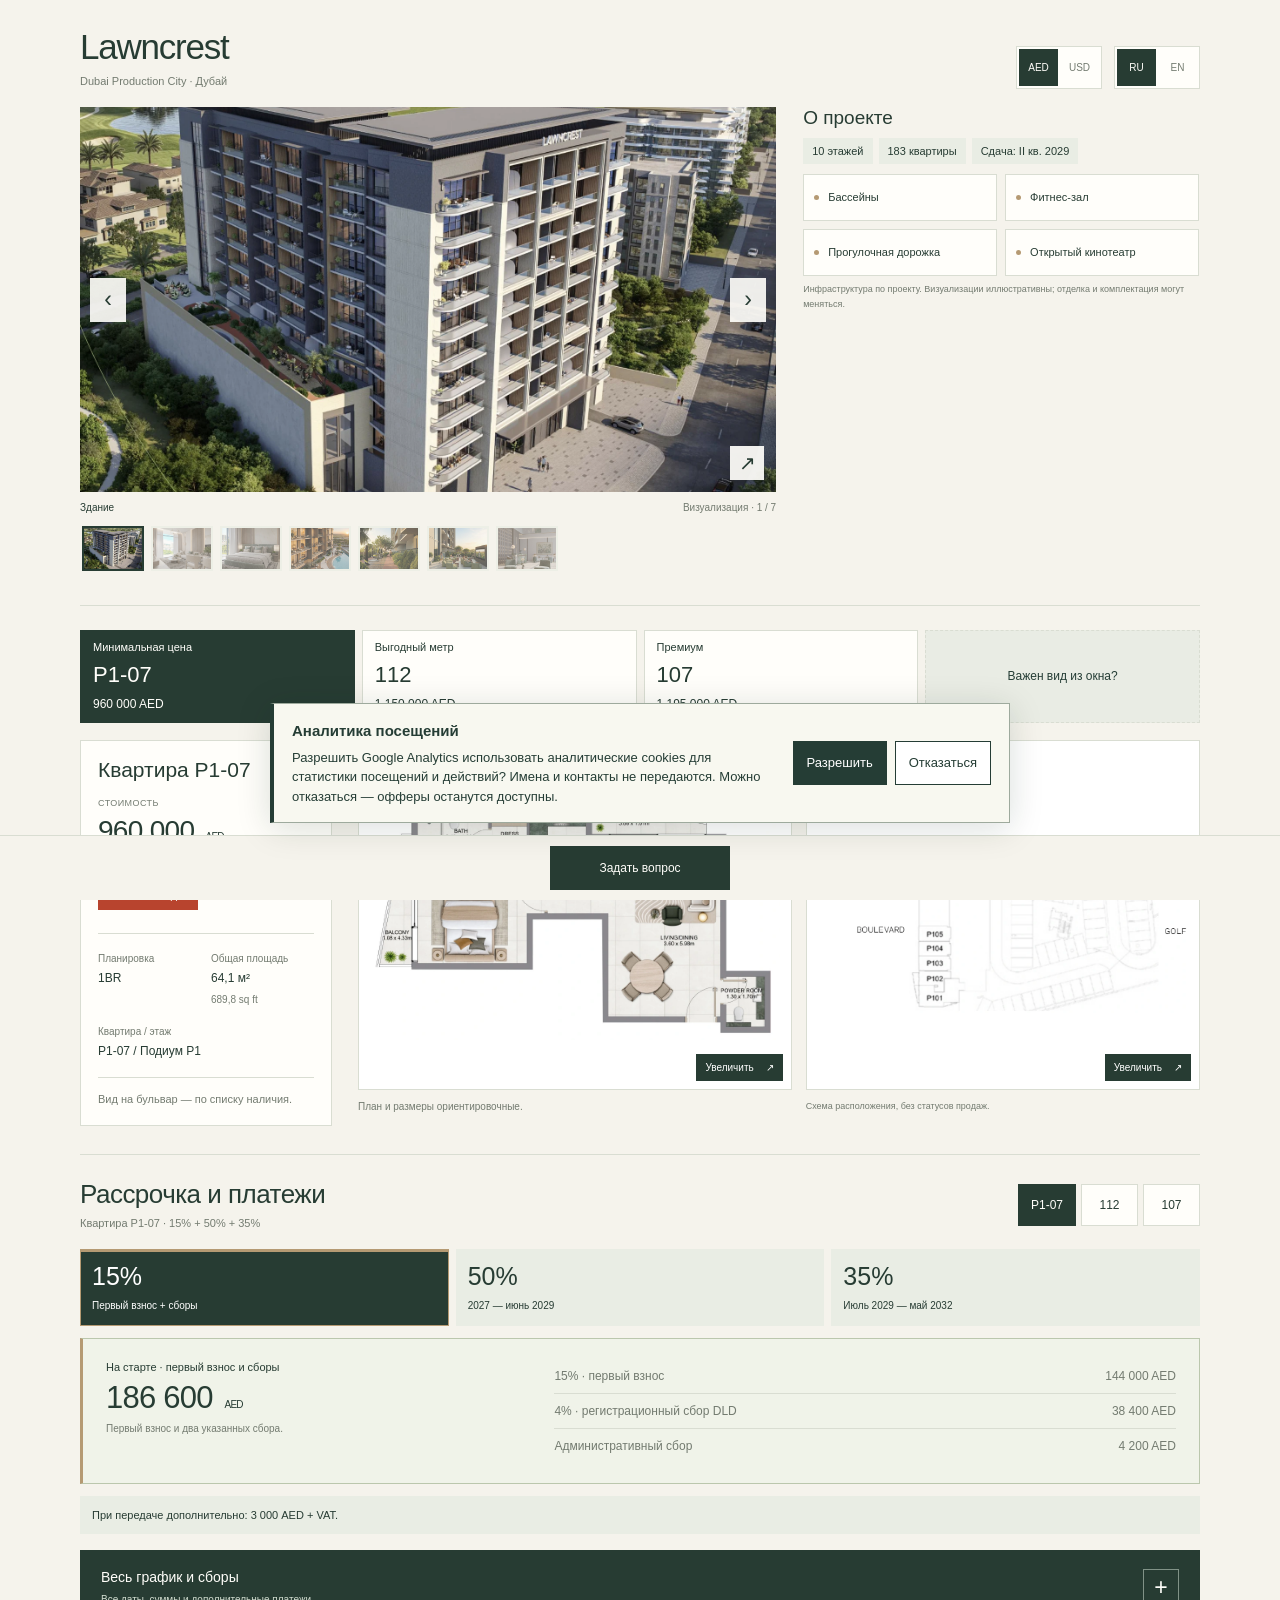
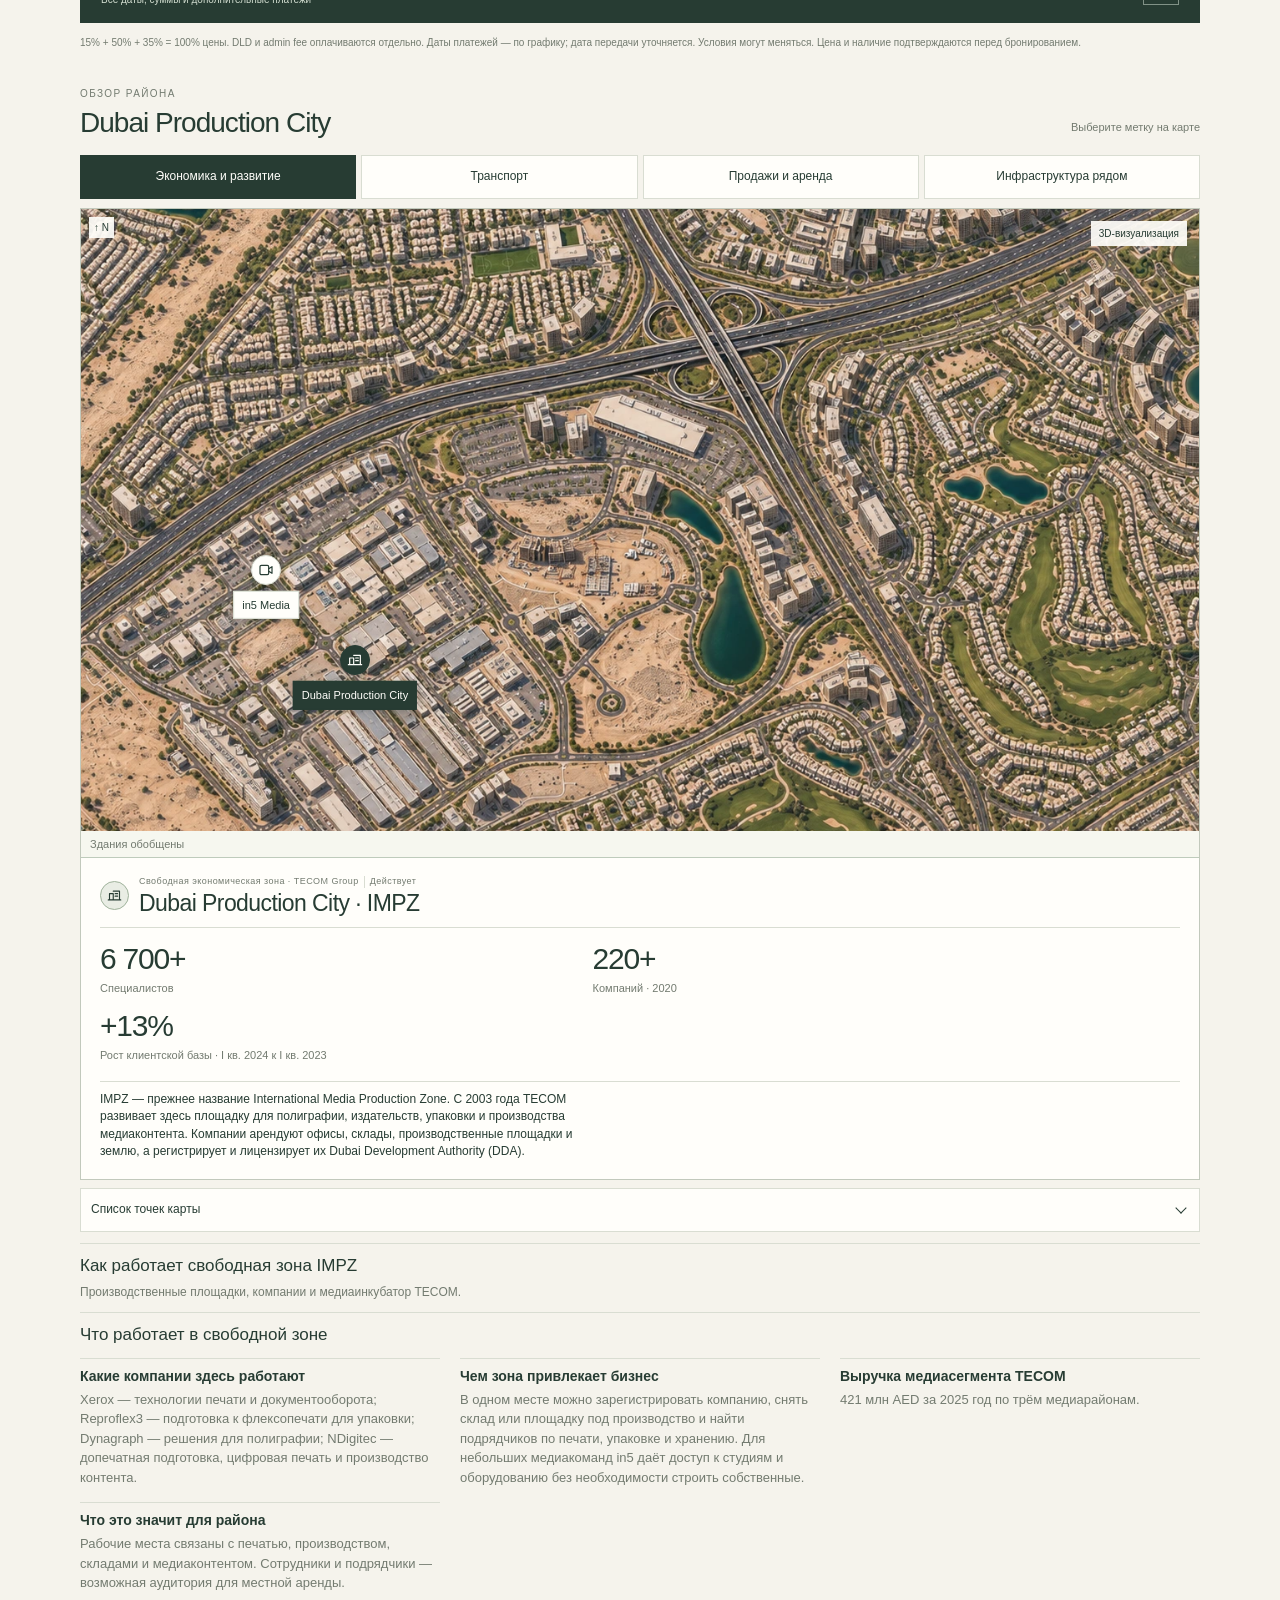
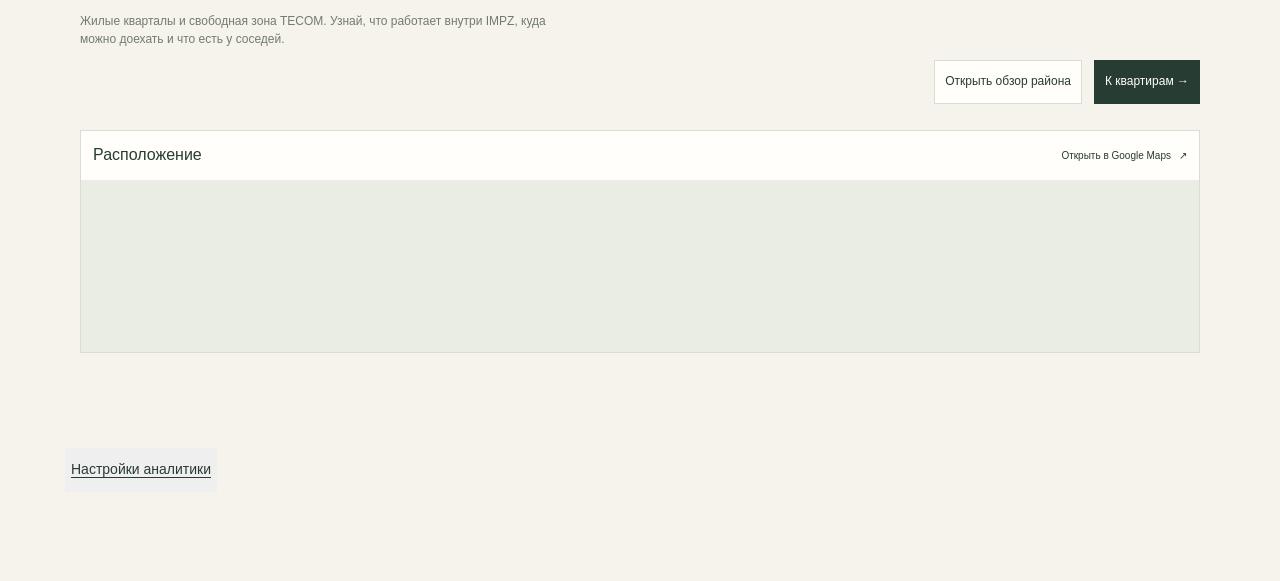
<file: lawncrest/index.html>
<!doctype html>
<html lang="ru"><head><meta charset="utf-8"><meta name="viewport" content="width=device-width,initial-scale=1"><title>Индивидуальное предложение · Lawncrest</title>
<!-- PREVIEW METADATA: статический HTML; заполнить при сборке до публикации, не через JavaScript. -->
<meta name="description" content="Планировки, стоимость и условия оплаты.">
<link rel="canonical" href="https://aliaksandrtrus.github.io/offers/lawncrest/">
<meta property="og:title" content="Индивидуальное предложение · Lawncrest">
<meta property="og:description" content="Планировки, стоимость и условия оплаты.">
<meta property="og:type" content="website">
<meta property="og:url" content="https://aliaksandrtrus.github.io/offers/lawncrest/">
<meta property="og:image" content="https://aliaksandrtrus.github.io/offers/lawncrest/images/preview-v03.jpg">
<meta property="og:image:type" content="image/jpeg">
<meta property="og:image:width" content="1200">
<meta property="og:image:height" content="630">
<meta property="og:image:alt" content="Lawncrest · визуализация проекта">
<!-- ДАННЫЕ ОФЕРА: заменяйте только этот JSON по новым источникам. Пустые значения не наследуются из эталона. Внутренние сведения здесь не хранить. -->
<script id="offer-data" type="application/json">{
  "schemaVersion": 1,
  "project": {
    "name": "Lawncrest",
    "location": {
      "ru": "Dubai Production City · Дубай",
      "en": "Dubai Production City · Dubai"
    },
    "counts": [
      {
        "ru": "10 этажей",
        "en": "10 storeys"
      },
      {
        "ru": "183 квартиры",
        "en": "183 apartments"
      }
    ],
    "amenities": [
      {
        "ru": "Бассейны",
        "en": "Swimming pools"
      },
      {
        "ru": "Фитнес-зал",
        "en": "Fitness centre"
      },
      {
        "ru": "Прогулочная дорожка",
        "en": "Walking track"
      },
      {
        "ru": "Открытый кинотеатр",
        "en": "Outdoor cinema"
      }
    ],
    "amenitiesNote": {
      "ru": "Инфраструктура по проекту. Визуализации иллюстративны; отделка и комплектация могут меняться.",
      "en": "Planned project amenities. Renderings are illustrative; finishes and furnishings may change."
    },
    "areaIntro": {
      "ru": "Dubai Production City, рядом с Jumeirah Golf Estates.",
      "en": "Dubai Production City, close to Jumeirah Golf Estates."
    },
    "nearby": [
      {
        "name": "City Centre Me’aisem",
        "travel": {
          "ru": "≈ 4 мин",
          "en": "≈ 4 min"
        }
      },
      {
        "name": "Dubai Sports City",
        "travel": {
          "ru": "≈ 8 мин",
          "en": "≈ 8 min"
        }
      },
      {
        "name": "Jumeirah Golf Estates",
        "travel": {
          "ru": "≈ 10 мин",
          "en": "≈ 10 min"
        }
      },
      {
        "name": "JVC",
        "travel": {
          "ru": "≈ 12 мин",
          "en": "≈ 12 min"
        }
      }
    ],
    "nearbyNote": {
      "ru": "Время в пути — ориентиры из брошюры проекта.",
      "en": "Indicative travel times from the project brochure."
    },
    "handover": {
      "label": {
        "ru": "Плановая сдача",
        "en": "Planned handover"
      },
      "value": {
        "ru": "II кв. 2029",
        "en": "Q2 2029"
      }
    }
  },
  "currency": {
    "base": "AED"
  },
  "gallery": [
    {
      "src": "images/hero.webp",
      "caption": {
        "ru": "Здание",
        "en": "Building"
      },
      "kind": {
        "ru": "Визуализация",
        "en": "Rendering"
      }
    },
    {
      "src": "images/living.webp",
      "caption": {
        "ru": "Гостиная · типовой интерьер",
        "en": "Living room · illustrative interior"
      },
      "kind": {
        "ru": "Визуализация",
        "en": "Rendering"
      }
    },
    {
      "src": "images/bedroom.webp",
      "caption": {
        "ru": "Спальня · типовой интерьер",
        "en": "Bedroom · illustrative interior"
      },
      "kind": {
        "ru": "Визуализация",
        "en": "Rendering"
      }
    },
    {
      "src": "images/pool.webp",
      "caption": {
        "ru": "Бассейн и терраса",
        "en": "Pool and terrace"
      },
      "kind": {
        "ru": "Визуализация",
        "en": "Rendering"
      }
    },
    {
      "src": "images/walking.webp",
      "caption": {
        "ru": "Прогулочная дорожка",
        "en": "Walking track"
      },
      "kind": {
        "ru": "Визуализация",
        "en": "Rendering"
      }
    },
    {
      "src": "images/cinema.webp",
      "caption": {
        "ru": "Открытый кинотеатр",
        "en": "Outdoor cinema"
      },
      "kind": {
        "ru": "Визуализация",
        "en": "Rendering"
      }
    },
    {
      "src": "images/lobby.webp",
      "caption": {
        "ru": "Лобби",
        "en": "Lobby"
      },
      "kind": {
        "ru": "Визуализация",
        "en": "Rendering"
      }
    }
  ],
  "units": [
    {
      "id": "P1-07",
      "title": {
        "ru": "Квартира P1-07",
        "en": "Apartment P1-07"
      },
      "price": 960000,
      "choiceArea": {
        "ru": "689,75 sq ft",
        "en": "689.75 sq ft"
      },
      "choiceSubtitle": {
        "ru": "1BR",
        "en": "1BR"
      },
      "selection": {
        "category": "minimum_price",
        "totalAreaM2": 64.07987184,
        "totalAreaSqft": 689.75
      },
      "facts": [
        {
          "label": {
            "ru": "Планировка",
            "en": "Layout"
          },
          "value": {
            "ru": "1BR",
            "en": "1BR"
          }
        },
        {
          "label": {
            "ru": "Общая площадь",
            "en": "Total area"
          },
          "value": {
            "ru": "64,08 м²",
            "en": "64.08 m²"
          },
          "secondary": {
            "ru": "689,75 sq ft",
            "en": "689.75 sq ft"
          }
        },
        {
          "label": {
            "ru": "Квартира / этаж",
            "en": "Apartment / floor"
          },
          "value": {
            "ru": "P1-07 / Подиум P1",
            "en": "P1-07 / Podium P1"
          }
        }
      ],
      "view": {
        "ru": "Вид на бульвар — по списку наличия.",
        "en": "Boulevard view, according to the inventory."
      },
      "plans": {
        "unit": {
          "src": "images/lawn-plan-P1-07.webp",
          "caption": {
            "ru": "Квартира P1-07 · планировка",
            "en": "Apartment P1-07 · layout"
          },
          "alt": {
            "ru": "Квартира P1-07 · планировка",
            "en": "Apartment P1-07 · layout"
          },
          "width": 1010,
          "height": 620,
          "note": {
            "ru": "План и размеры ориентировочные.",
            "en": "Layout and dimensions are indicative."
          }
        },
        "floor": {
          "src": "images/lawn-floor-P1-07.webp",
          "caption": {
            "ru": "Квартира P1-07 · план этажа",
            "en": "Apartment P1-07 · floor plan"
          },
          "alt": {
            "ru": "Квартира P1-07 · расположение на этаже",
            "en": "Apartment P1-07 · location on floor"
          },
          "width": 990,
          "height": 525,
          "selection": {
            "unitId": "P1-07",
            "method": "source"
          },
          "secondaryNote": {
            "ru": "Схема расположения, без статусов продаж.",
            "en": "Location diagram; no sales status implied."
          }
        }
      },
      "payments": {
        "summary": {
          "ru": "15% + 50% + 35%",
          "en": "15% + 50% + 35%"
        },
        "stages": [
          {
            "label": {
              "ru": "15%",
              "en": "15%"
            },
            "subtitle": {
              "ru": "Первый взнос + сборы",
              "en": "Down payment + fees"
            },
            "title": {
              "ru": "На старте · первый взнос и сборы",
              "en": "Initial payment and fees"
            },
            "amount": 186600,
            "note": {
              "ru": "Первый взнос и два указанных сбора.",
              "en": "Down payment and the two listed fees."
            },
            "rows": [
              {
                "label": {
                  "ru": "15% · первый взнос",
                  "en": "15% · down payment"
                },
                "amount": 144000
              },
              {
                "label": {
                  "ru": "4% · регистрационный сбор DLD",
                  "en": "4% · DLD registration fee"
                },
                "amount": 38400
              },
              {
                "label": {
                  "ru": "Административный сбор",
                  "en": "Administration fee"
                },
                "amount": 4200
              }
            ]
          },
          {
            "label": {
              "ru": "50%",
              "en": "50%"
            },
            "subtitle": {
              "ru": "2027 — июнь 2029",
              "en": "2027 — Jun 2029"
            },
            "title": {
              "ru": "Пять платежей по графику",
              "en": "Five scheduled payments"
            },
            "amount": 480000,
            "note": {
              "ru": "50% стоимости квартиры по графику.",
              "en": "50% of the apartment price, as scheduled."
            },
            "rows": [
              {
                "label": {
                  "ru": "01.10.2027 · 10%",
                  "en": "1 Oct 2027 · 10%"
                },
                "amount": 96000
              },
              {
                "label": {
                  "ru": "01.01.2028 · 5%",
                  "en": "1 Jan 2028 · 5%"
                },
                "amount": 48000
              },
              {
                "label": {
                  "ru": "01.04.2028 · 5%",
                  "en": "1 Apr 2028 · 5%"
                },
                "amount": 48000
              },
              {
                "label": {
                  "ru": "01.09.2028 · 5%",
                  "en": "1 Sep 2028 · 5%"
                },
                "amount": 48000
              },
              {
                "label": {
                  "ru": "14.06.2029 · 25%",
                  "en": "14 Jun 2029 · 25%"
                },
                "amount": 240000
              }
            ]
          },
          {
            "label": {
              "ru": "35%",
              "en": "35%"
            },
            "subtitle": {
              "ru": "Июль 2029 — май 2032",
              "en": "Jul 2029 — May 2032"
            },
            "title": {
              "ru": "Ежемесячный платёж · 1% цены",
              "en": "Monthly payment · 1% of the price"
            },
            "amount": 9600,
            "note": [
              {
                "text": {
                  "ru": "35 ежемесячных платежей. Всего на этом этапе — ",
                  "en": "35 monthly payments. Total for this stage — "
                }
              },
              {
                "amount": 336000
              },
              {
                "text": {
                  "ru": ", или 35% стоимости квартиры.",
                  "en": ", or 35% of the apartment price."
                }
              }
            ],
            "intro": {
              "ru": "С 1 июля 2029 по 1 мая 2032 включительно — по первому числу каждого месяца.",
              "en": "From 1 July 2029 to 1 May 2032 inclusive, on the first day of each month."
            },
            "rows": [
              {
                "label": {
                  "ru": "Июль — декабрь 2029",
                  "en": "Jul — Dec 2029"
                },
                "value": {
                  "ru": "6 платежей",
                  "en": "6 payments"
                }
              },
              {
                "label": {
                  "ru": "Январь — декабрь 2030",
                  "en": "Jan — Dec 2030"
                },
                "value": {
                  "ru": "12 платежей",
                  "en": "12 payments"
                }
              },
              {
                "label": {
                  "ru": "Январь — декабрь 2031",
                  "en": "Jan — Dec 2031"
                },
                "value": {
                  "ru": "12 платежей",
                  "en": "12 payments"
                }
              },
              {
                "label": {
                  "ru": "Январь — май 2032",
                  "en": "Jan — May 2032"
                },
                "value": {
                  "ru": "5 платежей",
                  "en": "5 payments"
                }
              }
            ]
          }
        ],
        "extra": [
          {
            "text": {
              "ru": "При передаче дополнительно: ",
              "en": "Additional fee at handover: "
            }
          },
          {
            "amount": 3000
          },
          {
            "text": {
              "ru": " + VAT.",
              "en": " + VAT."
            }
          }
        ],
        "schedule": [
          {
            "label": {
              "ru": "При бронировании",
              "en": "On booking"
            },
            "share": {
              "ru": "15%",
              "en": "15%"
            },
            "amount": 144000
          },
          {
            "label": {
              "ru": "На старте · DLD",
              "en": "On booking · DLD"
            },
            "share": {
              "ru": "4% отдельно",
              "en": "4% extra"
            },
            "amount": 38400
          },
          {
            "label": {
              "ru": "На старте · admin fee",
              "en": "On booking · admin fee"
            },
            "share": {
              "ru": "Отдельно",
              "en": "Extra"
            },
            "amount": 4200
          },
          {
            "label": {
              "ru": "01.10.2027",
              "en": "1 Oct 2027"
            },
            "share": {
              "ru": "10%",
              "en": "10%"
            },
            "amount": 96000
          },
          {
            "label": {
              "ru": "01.01.2028",
              "en": "1 Jan 2028"
            },
            "share": {
              "ru": "5%",
              "en": "5%"
            },
            "amount": 48000
          },
          {
            "label": {
              "ru": "01.04.2028",
              "en": "1 Apr 2028"
            },
            "share": {
              "ru": "5%",
              "en": "5%"
            },
            "amount": 48000
          },
          {
            "label": {
              "ru": "01.09.2028",
              "en": "1 Sep 2028"
            },
            "share": {
              "ru": "5%",
              "en": "5%"
            },
            "amount": 48000
          },
          {
            "label": {
              "ru": "14.06.2029",
              "en": "14 Jun 2029"
            },
            "share": {
              "ru": "25%",
              "en": "25%"
            },
            "amount": 240000
          },
          {
            "label": {
              "ru": "01.07.2029–01.05.2032",
              "en": "1 Jul 2029 – 1 May 2032"
            },
            "note": {
              "ru": "Ежемесячно, по первому числу · 35 платежей",
              "en": "Monthly, on the first day · 35 payments"
            },
            "share": {
              "ru": "По 1%",
              "en": "1% each"
            },
            "prefix": {
              "ru": "По",
              "en": "Each"
            },
            "amount": 9600
          },
          {
            "label": {
              "ru": "При передаче · admin fee",
              "en": "At handover · admin fee"
            },
            "share": {
              "ru": "Отдельно",
              "en": "Extra"
            },
            "amount": 3000,
            "suffix": {
              "ru": "+ VAT",
              "en": "+ VAT"
            }
          }
        ],
        "terms": {
          "ru": "15% + 50% + 35% = 100% цены. DLD и admin fee оплачиваются отдельно. Даты платежей — по графику; дата передачи уточняется. Условия могут меняться. Цена и наличие подтверждаются перед бронированием.",
          "en": "15% + 50% + 35% = 100% of the price. DLD and administration fees are extra. Payment dates follow the schedule; the handover date is to be confirmed. Terms may change. Price and availability are reconfirmed before booking."
        }
      }
    },
    {
      "id": "112",
      "title": {
        "ru": "Квартира 112",
        "en": "Apartment 112"
      },
      "price": 1150000,
      "choiceArea": {
        "ru": "971,55 sq ft",
        "en": "971.55 sq ft"
      },
      "choiceSubtitle": {
        "ru": "1BR",
        "en": "1BR"
      },
      "selection": {
        "category": "value_per_m2",
        "totalAreaM2": 90.259948512,
        "totalAreaSqft": 971.55
      },
      "facts": [
        {
          "label": {
            "ru": "Планировка",
            "en": "Layout"
          },
          "value": {
            "ru": "1BR",
            "en": "1BR"
          }
        },
        {
          "label": {
            "ru": "Общая площадь",
            "en": "Total area"
          },
          "value": {
            "ru": "90,26 м²",
            "en": "90.26 m²"
          },
          "secondary": {
            "ru": "971,55 sq ft",
            "en": "971.55 sq ft"
          }
        },
        {
          "label": {
            "ru": "Квартира / этаж",
            "en": "Apartment / floor"
          },
          "value": {
            "ru": "112 / 1 этаж",
            "en": "112 / 1st floor"
          }
        }
      ],
      "view": {
        "ru": "Вид на бассейн — по списку наличия.",
        "en": "Pool view, according to the inventory."
      },
      "plans": {
        "unit": {
          "src": "images/lawn-plan-112.webp",
          "caption": {
            "ru": "Квартира 112 · планировка",
            "en": "Apartment 112 · layout"
          },
          "alt": {
            "ru": "Квартира 112 · планировка",
            "en": "Apartment 112 · layout"
          },
          "width": 885,
          "height": 865,
          "note": {
            "ru": "План и размеры ориентировочные.",
            "en": "Layout and dimensions are indicative."
          }
        },
        "floor": {
          "src": "images/lawn-floor-112.webp",
          "caption": {
            "ru": "Квартира 112 · план этажа",
            "en": "Apartment 112 · floor plan"
          },
          "alt": {
            "ru": "Квартира 112 · расположение на этаже",
            "en": "Apartment 112 · location on floor"
          },
          "width": 930,
          "height": 570,
          "selection": {
            "unitId": "112",
            "method": "source"
          },
          "secondaryNote": {
            "ru": "Схема расположения, без статусов продаж.",
            "en": "Location diagram; no sales status implied."
          }
        }
      },
      "payments": {
        "summary": {
          "ru": "15% + 50% + 35%",
          "en": "15% + 50% + 35%"
        },
        "stages": [
          {
            "label": {
              "ru": "15%",
              "en": "15%"
            },
            "subtitle": {
              "ru": "Первый взнос + сборы",
              "en": "Down payment + fees"
            },
            "title": {
              "ru": "На старте · первый взнос и сборы",
              "en": "Initial payment and fees"
            },
            "amount": 222700,
            "note": {
              "ru": "Первый взнос и два указанных сбора.",
              "en": "Down payment and the two listed fees."
            },
            "rows": [
              {
                "label": {
                  "ru": "15% · первый взнос",
                  "en": "15% · down payment"
                },
                "amount": 172500
              },
              {
                "label": {
                  "ru": "4% · регистрационный сбор DLD",
                  "en": "4% · DLD registration fee"
                },
                "amount": 46000
              },
              {
                "label": {
                  "ru": "Административный сбор",
                  "en": "Administration fee"
                },
                "amount": 4200
              }
            ]
          },
          {
            "label": {
              "ru": "50%",
              "en": "50%"
            },
            "subtitle": {
              "ru": "2027 — июнь 2029",
              "en": "2027 — Jun 2029"
            },
            "title": {
              "ru": "Пять платежей по графику",
              "en": "Five scheduled payments"
            },
            "amount": 575000,
            "note": {
              "ru": "50% стоимости квартиры по графику.",
              "en": "50% of the apartment price, as scheduled."
            },
            "rows": [
              {
                "label": {
                  "ru": "01.10.2027 · 10%",
                  "en": "1 Oct 2027 · 10%"
                },
                "amount": 115000
              },
              {
                "label": {
                  "ru": "01.01.2028 · 5%",
                  "en": "1 Jan 2028 · 5%"
                },
                "amount": 57500
              },
              {
                "label": {
                  "ru": "01.04.2028 · 5%",
                  "en": "1 Apr 2028 · 5%"
                },
                "amount": 57500
              },
              {
                "label": {
                  "ru": "01.09.2028 · 5%",
                  "en": "1 Sep 2028 · 5%"
                },
                "amount": 57500
              },
              {
                "label": {
                  "ru": "14.06.2029 · 25%",
                  "en": "14 Jun 2029 · 25%"
                },
                "amount": 287500
              }
            ]
          },
          {
            "label": {
              "ru": "35%",
              "en": "35%"
            },
            "subtitle": {
              "ru": "Июль 2029 — май 2032",
              "en": "Jul 2029 — May 2032"
            },
            "title": {
              "ru": "Ежемесячный платёж · 1% цены",
              "en": "Monthly payment · 1% of the price"
            },
            "amount": 11500,
            "note": [
              {
                "text": {
                  "ru": "35 ежемесячных платежей. Всего на этом этапе — ",
                  "en": "35 monthly payments. Total for this stage — "
                }
              },
              {
                "amount": 402500
              },
              {
                "text": {
                  "ru": ", или 35% стоимости квартиры.",
                  "en": ", or 35% of the apartment price."
                }
              }
            ],
            "intro": {
              "ru": "С 1 июля 2029 по 1 мая 2032 включительно — по первому числу каждого месяца.",
              "en": "From 1 July 2029 to 1 May 2032 inclusive, on the first day of each month."
            },
            "rows": [
              {
                "label": {
                  "ru": "Июль — декабрь 2029",
                  "en": "Jul — Dec 2029"
                },
                "value": {
                  "ru": "6 платежей",
                  "en": "6 payments"
                }
              },
              {
                "label": {
                  "ru": "Январь — декабрь 2030",
                  "en": "Jan — Dec 2030"
                },
                "value": {
                  "ru": "12 платежей",
                  "en": "12 payments"
                }
              },
              {
                "label": {
                  "ru": "Январь — декабрь 2031",
                  "en": "Jan — Dec 2031"
                },
                "value": {
                  "ru": "12 платежей",
                  "en": "12 payments"
                }
              },
              {
                "label": {
                  "ru": "Январь — май 2032",
                  "en": "Jan — May 2032"
                },
                "value": {
                  "ru": "5 платежей",
                  "en": "5 payments"
                }
              }
            ]
          }
        ],
        "extra": [
          {
            "text": {
              "ru": "При передаче дополнительно: ",
              "en": "Additional fee at handover: "
            }
          },
          {
            "amount": 3000
          },
          {
            "text": {
              "ru": " + VAT.",
              "en": " + VAT."
            }
          }
        ],
        "schedule": [
          {
            "label": {
              "ru": "При бронировании",
              "en": "On booking"
            },
            "share": {
              "ru": "15%",
              "en": "15%"
            },
            "amount": 172500
          },
          {
            "label": {
              "ru": "На старте · DLD",
              "en": "On booking · DLD"
            },
            "share": {
              "ru": "4% отдельно",
              "en": "4% extra"
            },
            "amount": 46000
          },
          {
            "label": {
              "ru": "На старте · admin fee",
              "en": "On booking · admin fee"
            },
            "share": {
              "ru": "Отдельно",
              "en": "Extra"
            },
            "amount": 4200
          },
          {
            "label": {
              "ru": "01.10.2027",
              "en": "1 Oct 2027"
            },
            "share": {
              "ru": "10%",
              "en": "10%"
            },
            "amount": 115000
          },
          {
            "label": {
              "ru": "01.01.2028",
              "en": "1 Jan 2028"
            },
            "share": {
              "ru": "5%",
              "en": "5%"
            },
            "amount": 57500
          },
          {
            "label": {
              "ru": "01.04.2028",
              "en": "1 Apr 2028"
            },
            "share": {
              "ru": "5%",
              "en": "5%"
            },
            "amount": 57500
          },
          {
            "label": {
              "ru": "01.09.2028",
              "en": "1 Sep 2028"
            },
            "share": {
              "ru": "5%",
              "en": "5%"
            },
            "amount": 57500
          },
          {
            "label": {
              "ru": "14.06.2029",
              "en": "14 Jun 2029"
            },
            "share": {
              "ru": "25%",
              "en": "25%"
            },
            "amount": 287500
          },
          {
            "label": {
              "ru": "01.07.2029–01.05.2032",
              "en": "1 Jul 2029 – 1 May 2032"
            },
            "note": {
              "ru": "Ежемесячно, по первому числу · 35 платежей",
              "en": "Monthly, on the first day · 35 payments"
            },
            "share": {
              "ru": "По 1%",
              "en": "1% each"
            },
            "prefix": {
              "ru": "По",
              "en": "Each"
            },
            "amount": 11500
          },
          {
            "label": {
              "ru": "При передаче · admin fee",
              "en": "At handover · admin fee"
            },
            "share": {
              "ru": "Отдельно",
              "en": "Extra"
            },
            "amount": 3000,
            "suffix": {
              "ru": "+ VAT",
              "en": "+ VAT"
            }
          }
        ],
        "terms": {
          "ru": "15% + 50% + 35% = 100% цены. DLD и admin fee оплачиваются отдельно. Даты платежей — по графику; дата передачи уточняется. Условия могут меняться. Цена и наличие подтверждаются перед бронированием.",
          "en": "15% + 50% + 35% = 100% of the price. DLD and administration fees are extra. Payment dates follow the schedule; the handover date is to be confirmed. Terms may change. Price and availability are reconfirmed before booking."
        }
      }
    },
    {
      "id": "107",
      "title": {
        "ru": "Квартира 107",
        "en": "Apartment 107"
      },
      "price": 1195000,
      "choiceArea": {
        "ru": "832,48 sq ft",
        "en": "832.48 sq ft"
      },
      "choiceSubtitle": {
        "ru": "1BR + кладовая",
        "en": "1BR + Store"
      },
      "selection": {
        "category": "premium",
        "totalAreaM2": 77.3399227392,
        "totalAreaSqft": 832.48
      },
      "facts": [
        {
          "label": {
            "ru": "Планировка",
            "en": "Layout"
          },
          "value": {
            "ru": "1BR + кладовая",
            "en": "1BR + Store"
          }
        },
        {
          "label": {
            "ru": "Общая площадь",
            "en": "Total area"
          },
          "value": {
            "ru": "77,34 м²",
            "en": "77.34 m²"
          },
          "secondary": {
            "ru": "832,48 sq ft",
            "en": "832.48 sq ft"
          }
        },
        {
          "label": {
            "ru": "Квартира / этаж",
            "en": "Apartment / floor"
          },
          "value": {
            "ru": "107 / 1 этаж",
            "en": "107 / 1st floor"
          }
        }
      ],
      "view": {
        "ru": "Вид на бассейн — по списку наличия.",
        "en": "Pool view, according to the inventory."
      },
      "plans": {
        "unit": {
          "src": "images/lawn-plan-107.webp",
          "caption": {
            "ru": "Квартира 107 · планировка",
            "en": "Apartment 107 · layout"
          },
          "alt": {
            "ru": "Квартира 107 · планировка",
            "en": "Apartment 107 · layout"
          },
          "width": 650,
          "height": 845,
          "note": {
            "ru": "Типовая схема, применимая к этой квартире; размеры ориентировочные.",
            "en": "Applicable typical layout; dimensions are indicative."
          }
        },
        "floor": {
          "src": "images/lawn-floor-107.webp",
          "caption": {
            "ru": "Квартира 107 · план этажа",
            "en": "Apartment 107 · floor plan"
          },
          "alt": {
            "ru": "Квартира 107 · план этажа",
            "en": "Apartment 107 · floor plan"
          },
          "width": 915,
          "height": 540,
          "selection": {
            "unitId": "107",
            "method": "source"
          },
          "secondaryNote": {
            "ru": "Схема расположения, без статусов продаж.",
            "en": "Location diagram; no sales status implied."
          },
          "note": {
            "ru": "Типовая схема, применимая к этой квартире; размеры ориентировочные.",
            "en": "Applicable typical layout; dimensions are indicative."
          }
        }
      },
      "payments": {
        "summary": {
          "ru": "15% + 50% + 35%",
          "en": "15% + 50% + 35%"
        },
        "stages": [
          {
            "label": {
              "ru": "15%",
              "en": "15%"
            },
            "subtitle": {
              "ru": "Первый взнос + сборы",
              "en": "Down payment + fees"
            },
            "title": {
              "ru": "На старте · первый взнос и сборы",
              "en": "Initial payment and fees"
            },
            "amount": 231250,
            "note": {
              "ru": "Первый взнос и два указанных сбора.",
              "en": "Down payment and the two listed fees."
            },
            "rows": [
              {
                "label": {
                  "ru": "15% · первый взнос",
                  "en": "15% · down payment"
                },
                "amount": 179250
              },
              {
                "label": {
                  "ru": "4% · регистрационный сбор DLD",
                  "en": "4% · DLD registration fee"
                },
                "amount": 47800
              },
              {
                "label": {
                  "ru": "Административный сбор",
                  "en": "Administration fee"
                },
                "amount": 4200
              }
            ]
          },
          {
            "label": {
              "ru": "50%",
              "en": "50%"
            },
            "subtitle": {
              "ru": "2027 — июнь 2029",
              "en": "2027 — Jun 2029"
            },
            "title": {
              "ru": "Пять платежей по графику",
              "en": "Five scheduled payments"
            },
            "amount": 597500,
            "note": {
              "ru": "50% стоимости квартиры по графику.",
              "en": "50% of the apartment price, as scheduled."
            },
            "rows": [
              {
                "label": {
                  "ru": "01.10.2027 · 10%",
                  "en": "1 Oct 2027 · 10%"
                },
                "amount": 119500
              },
              {
                "label": {
                  "ru": "01.01.2028 · 5%",
                  "en": "1 Jan 2028 · 5%"
                },
                "amount": 59750
              },
              {
                "label": {
                  "ru": "01.04.2028 · 5%",
                  "en": "1 Apr 2028 · 5%"
                },
                "amount": 59750
              },
              {
                "label": {
                  "ru": "01.09.2028 · 5%",
                  "en": "1 Sep 2028 · 5%"
                },
                "amount": 59750
              },
              {
                "label": {
                  "ru": "14.06.2029 · 25%",
                  "en": "14 Jun 2029 · 25%"
                },
                "amount": 298750
              }
            ]
          },
          {
            "label": {
              "ru": "35%",
              "en": "35%"
            },
            "subtitle": {
              "ru": "Июль 2029 — май 2032",
              "en": "Jul 2029 — May 2032"
            },
            "title": {
              "ru": "Ежемесячный платёж · 1% цены",
              "en": "Monthly payment · 1% of the price"
            },
            "amount": 11950,
            "note": [
              {
                "text": {
                  "ru": "35 ежемесячных платежей. Всего на этом этапе — ",
                  "en": "35 monthly payments. Total for this stage — "
                }
              },
              {
                "amount": 418250
              },
              {
                "text": {
                  "ru": ", или 35% стоимости квартиры.",
                  "en": ", or 35% of the apartment price."
                }
              }
            ],
            "intro": {
              "ru": "С 1 июля 2029 по 1 мая 2032 включительно — по первому числу каждого месяца.",
              "en": "From 1 July 2029 to 1 May 2032 inclusive, on the first day of each month."
            },
            "rows": [
              {
                "label": {
                  "ru": "Июль — декабрь 2029",
                  "en": "Jul — Dec 2029"
                },
                "value": {
                  "ru": "6 платежей",
                  "en": "6 payments"
                }
              },
              {
                "label": {
                  "ru": "Январь — декабрь 2030",
                  "en": "Jan — Dec 2030"
                },
                "value": {
                  "ru": "12 платежей",
                  "en": "12 payments"
                }
              },
              {
                "label": {
                  "ru": "Январь — декабрь 2031",
                  "en": "Jan — Dec 2031"
                },
                "value": {
                  "ru": "12 платежей",
                  "en": "12 payments"
                }
              },
              {
                "label": {
                  "ru": "Январь — май 2032",
                  "en": "Jan — May 2032"
                },
                "value": {
                  "ru": "5 платежей",
                  "en": "5 payments"
                }
              }
            ]
          }
        ],
        "extra": [
          {
            "text": {
              "ru": "При передаче дополнительно: ",
              "en": "Additional fee at handover: "
            }
          },
          {
            "amount": 3000
          },
          {
            "text": {
              "ru": " + VAT.",
              "en": " + VAT."
            }
          }
        ],
        "schedule": [
          {
            "label": {
              "ru": "При бронировании",
              "en": "On booking"
            },
            "share": {
              "ru": "15%",
              "en": "15%"
            },
            "amount": 179250
          },
          {
            "label": {
              "ru": "На старте · DLD",
              "en": "On booking · DLD"
            },
            "share": {
              "ru": "4% отдельно",
              "en": "4% extra"
            },
            "amount": 47800
          },
          {
            "label": {
              "ru": "На старте · admin fee",
              "en": "On booking · admin fee"
            },
            "share": {
              "ru": "Отдельно",
              "en": "Extra"
            },
            "amount": 4200
          },
          {
            "label": {
              "ru": "01.10.2027",
              "en": "1 Oct 2027"
            },
            "share": {
              "ru": "10%",
              "en": "10%"
            },
            "amount": 119500
          },
          {
            "label": {
              "ru": "01.01.2028",
              "en": "1 Jan 2028"
            },
            "share": {
              "ru": "5%",
              "en": "5%"
            },
            "amount": 59750
          },
          {
            "label": {
              "ru": "01.04.2028",
              "en": "1 Apr 2028"
            },
            "share": {
              "ru": "5%",
              "en": "5%"
            },
            "amount": 59750
          },
          {
            "label": {
              "ru": "01.09.2028",
              "en": "1 Sep 2028"
            },
            "share": {
              "ru": "5%",
              "en": "5%"
            },
            "amount": 59750
          },
          {
            "label": {
              "ru": "14.06.2029",
              "en": "14 Jun 2029"
            },
            "share": {
              "ru": "25%",
              "en": "25%"
            },
            "amount": 298750
          },
          {
            "label": {
              "ru": "01.07.2029–01.05.2032",
              "en": "1 Jul 2029 – 1 May 2032"
            },
            "note": {
              "ru": "Ежемесячно, по первому числу · 35 платежей",
              "en": "Monthly, on the first day · 35 payments"
            },
            "share": {
              "ru": "По 1%",
              "en": "1% each"
            },
            "prefix": {
              "ru": "По",
              "en": "Each"
            },
            "amount": 11950
          },
          {
            "label": {
              "ru": "При передаче · admin fee",
              "en": "At handover · admin fee"
            },
            "share": {
              "ru": "Отдельно",
              "en": "Extra"
            },
            "amount": 3000,
            "suffix": {
              "ru": "+ VAT",
              "en": "+ VAT"
            }
          }
        ],
        "terms": {
          "ru": "15% + 50% + 35% = 100% цены. DLD и admin fee оплачиваются отдельно. Даты платежей — по графику; дата передачи уточняется. Условия могут меняться. Цена и наличие подтверждаются перед бронированием.",
          "en": "15% + 50% + 35% = 100% of the price. DLD and administration fees are extra. Payment dates follow the schedule; the handover date is to be confirmed. Terms may change. Price and availability are reconfirmed before booking."
        }
      }
    }
  ],
  "map": {
    "embedUrl": "https://www.google.com/maps?q=25.026001%2C55.192634&z=15&output=embed",
    "link": "https://maps.app.goo.gl/8ipUwbpzq9N5Uu467",
    "title": {
      "ru": "Расположение Lawncrest",
      "en": "Lawncrest location"
    }
  },
  "mapOmittedByRequest": false,
  "contact": {
    "projectId": "lawncrest",
    "publicUrl": "https://aliaksandrtrus.github.io/offers/lawncrest/"
  },
  "selection": {
    "mode": "automatic_1br"
  }
}</script>
<style>

:root{--paper:#f5f3ec;--white:#fffefa;--ink:#273c33;--muted:#737b70;--line:#d9ddd2;--soft:#e9ede4;--sand:#b59a73;--sans:'Bahnschrift','Segoe UI','Helvetica Neue',Arial,Helvetica,sans-serif}
*{box-sizing:border-box}body{margin:0;background:var(--paper);color:var(--ink);font:14px/1.5 var(--sans);-webkit-font-smoothing:antialiased}body.viewer-open{overflow:hidden}button{font:inherit;color:inherit;cursor:pointer;border:0;-webkit-tap-highlight-color:transparent}button:disabled{opacity:.35;cursor:default}button:focus-visible,a:focus-visible,summary:focus-visible{outline:2px solid #987a4f;outline-offset:3px}[hidden]{display:none!important}img{display:block;width:100%;height:auto}h1,h2,h3,p{margin:0}h1,h2,h3{font-weight:400}.num{font-variant-numeric:lining-nums tabular-nums}.page{width:min(1120px,calc(100% - 64px));margin:28px auto 32px}.project-header{display:flex;justify-content:space-between;align-items:end;gap:20px;margin-bottom:18px}h1{font:35px/1.1 var(--sans);letter-spacing:-.035em}.location{font-size:11px;color:var(--muted);margin-top:6px}.project-header-note{font-size:10px;color:var(--muted)}
.overview-grid{display:grid;grid-template-columns:minmax(0,1.75fr) minmax(300px,1fr);gap:26px;align-items:start}.gallery,.project-aside{min-width:0}.visual-wrap{position:relative;overflow:hidden;background:#e2e6dc}.visual-open{display:block;width:100%;padding:0;background:transparent;overflow:hidden}.visual-open img{height:385px;object-fit:cover;object-position:50% 43%}.expand-mark{position:absolute;right:12px;bottom:12px;display:grid;place-items:center;width:34px;height:34px;background:rgba(255,254,250,.93);font-size:20px;pointer-events:none}.photo-arrow{position:absolute;top:calc(50% - 22px);width:36px;height:44px;display:grid;place-items:center;font-size:23px;background:rgba(255,254,250,.91)}.photo-arrow:hover{background:var(--white)}.photo-prev{left:10px}.photo-next{right:10px}.photo-caption{display:flex;justify-content:space-between;gap:12px;margin:8px 0;font-size:10px;color:var(--muted)}.photo-caption strong{font-weight:400;color:var(--ink)}.thumbs{display:flex;gap:7px;overflow-x:auto;padding:3px 2px 6px;scrollbar-width:thin;scrollbar-color:var(--line) transparent}.thumb{flex:0 0 62px;width:62px;height:45px;padding:0;background:var(--soft);border:2px solid transparent;opacity:.65}.thumb img{width:100%;height:100%;object-fit:cover}.thumb[aria-pressed=true]{border-color:var(--ink);opacity:1}.thumb:hover{opacity:1}
.project-copy{padding:0 1px}.copy-heading{font:19px/1.2 var(--sans);margin-bottom:8px}.project-counts{display:flex;gap:6px;margin-bottom:10px}.project-counts span{font-size:11px;background:var(--soft);padding:5px 9px}.project-copy p{font-size:12px;line-height:1.65;color:var(--muted)}.project-copy .copy-heading{color:var(--ink)}.district-copy{margin-top:14px;padding-top:12px;border-top:1px solid var(--line)}.project-copy .source-note{font-size:9px;margin-top:6px}.location-card{margin-top:14px;border:1px solid var(--line);background:var(--white)}.map-head{display:flex;align-items:center;justify-content:space-between;gap:10px;padding:0 12px;min-height:44px}.map-head h2{font:16px/1.2 var(--sans)}.map-link{display:inline-flex;align-items:center;gap:8px;min-height:44px;font-size:10px;text-decoration:none;color:var(--ink);flex-shrink:0}.map-link:hover{text-decoration:underline}.map-frame{height:172px;background:var(--soft);overflow:hidden}.map-frame iframe{width:100%;height:100%;border:0;display:block}
.detail-section{margin-top:28px;padding-top:24px;border-top:1px solid var(--line)}.section-head{display:flex;align-items:center;justify-content:space-between;gap:18px;margin-bottom:17px}.section-head h2{font:26px/1.2 var(--sans);letter-spacing:-.02em}.section-sub{font-size:11px;color:var(--muted);margin-top:5px}.unit-choice{width:380px;flex-shrink:0}.unit-choice-label{display:none}.unit-options{display:grid;grid-template-columns:1fr 1fr;gap:7px}.unit-option{text-align:left;border:1px solid var(--line);background:var(--white);padding:9px 12px;min-height:66px}.unit-option .unit-number{font:22px/1.15 var(--sans);display:flex;align-items:baseline;justify-content:space-between;gap:5px;margin-bottom:4px}.unit-option .unit-size{font:10px/1.4 var(--sans);white-space:nowrap}.unit-option .unit-description{font-size:10px;display:block;line-height:1.5}.unit-option[aria-pressed=true]{background:var(--ink);color:var(--white);border-color:var(--ink)}.unit-option:hover{border-color:var(--sand)}
.unit-layout{display:grid;grid-template-columns:252px minmax(0,1fr);gap:26px;align-items:start}.summary{padding:16px 17px;background:var(--white);border:1px solid var(--line);min-width:0}.summary h3{font:21px/1.2 var(--sans);margin-bottom:15px}.label{font-size:9px;letter-spacing:.05em;text-transform:uppercase;color:var(--muted)}.amount{font:28px/1.2 var(--sans);letter-spacing:-.025em;margin-top:4px;white-space:nowrap}.amount small{font:10px var(--sans);margin-left:4px}.facts{display:grid;grid-template-columns:1fr 1fr;gap:15px 10px;padding:17px 0;margin-top:16px;border-top:1px solid var(--line);border-bottom:1px solid var(--line)}.fact small{display:block;font-size:10px;color:var(--muted);margin-bottom:4px}.fact strong{display:block;font-size:12px;font-weight:400;line-height:1.45}.fact .secondary{font-size:10px;color:var(--muted)}.view{font-size:11px;line-height:1.6;padding:13px 0;color:var(--muted)}.entry{padding:11px 12px;border-left:2px solid var(--sand);background:var(--soft)}.entry-amount{font:24px/1.3 var(--sans);letter-spacing:-.02em;margin:3px 0}.entry-amount small{font:10px Arial,Helvetica,sans-serif}.entry-detail{font-size:10px;color:var(--muted);line-height:1.6}
.plans-grid{display:grid;grid-template-columns:1.1fr 1fr;gap:14px;min-width:0}.plan-card{margin:0;min-width:0}.plan-card h3{font-size:12px;margin:0 0 10px}.plan-canvas{position:relative;display:block;padding:11px;width:100%;background:white;border:1px solid var(--line)}.plan-canvas img{height:326px;object-fit:contain}.plan-zoom-label{position:absolute;right:8px;bottom:8px;font-size:10px;background:var(--ink);color:white;padding:6px 9px;display:flex;gap:12px}.plan-card figcaption{font-size:10px;line-height:1.65;color:var(--muted);margin-top:9px}.floor-note{display:block;font-size:9px;margin-top:3px}
.payment-unit-options{display:flex;gap:5px}.payment-unit-options button{border:1px solid var(--line);background:var(--white);min-height:42px;min-width:57px;font-size:12px;padding:8px 12px}.payment-unit-options button[aria-pressed=true]{background:var(--ink);color:var(--white);border-color:var(--ink)}.payment-steps{display:grid;grid-template-columns:repeat(3,1fr);gap:7px;margin-bottom:12px}.payment-step{background:var(--soft);padding:12px;min-height:77px;text-align:left;border-top:2px solid transparent}.payment-step[aria-pressed=true]{background:var(--ink);color:white;border-color:var(--sand)}.payment-step strong{font:25px/1.1 var(--sans);display:block;margin-bottom:7px}.payment-step span{display:block;font-size:10px;line-height:1.5}.payment-panel{display:grid;grid-template-columns:.8fr 1.2fr;gap:34px;background:var(--white);border:1px solid var(--line);padding:20px 23px}.panel-label{font-size:11px;color:var(--muted);margin-bottom:4px}.panel-number{font:27px/1.2 var(--sans);white-space:nowrap;letter-spacing:-.025em;margin-bottom:5px}.panel-number small{font:10px var(--sans);margin-left:4px}.panel-sub{font-size:10px;color:var(--muted);line-height:1.6;margin-bottom:7px;max-width:340px}.payment-row{display:flex;justify-content:space-between;gap:12px;font-size:12px;padding:8px 0;border-bottom:1px solid var(--line)}.payment-row:last-child{border-bottom:0}.payment-row span{color:var(--muted)}.payment-row strong{font-weight:400;white-space:nowrap}.monthly-note{font-size:11px;line-height:1.7;color:var(--muted);margin-bottom:8px}.handover-fee{font-size:11px;line-height:1.7;margin:12px 0;padding:10px 12px;background:var(--soft)}
.schedule{border:1px solid var(--ink);margin-top:16px;background:var(--white)}.schedule summary{cursor:pointer;list-style:none;min-height:71px;display:flex;justify-content:space-between;align-items:center;gap:16px;padding:15px 20px;background:var(--ink);color:var(--white)}.schedule summary::-webkit-details-marker{display:none}.schedule summary::marker{content:''}.schedule summary strong{display:block;font-size:14px;font-weight:500}.schedule summary small{display:block;font-size:10px;color:#d1dccf;line-height:1.5;margin-top:4px}.schedule summary:after{content:'+';display:grid;place-items:center;font-size:23px;border:1px solid #819287;width:34px;height:34px;flex-shrink:0}.schedule[open] summary:after{content:'−'}.schedule-content{padding:5px 19px}.schedule-table{width:100%;border-collapse:collapse;font-size:11px;margin-bottom:12px}.schedule-table th{text-align:left;font-size:10px;font-weight:400;color:var(--muted);padding:10px 4px;border-bottom:1px solid var(--line)}.schedule-table td{padding:10px 4px;border-bottom:1px solid var(--line);vertical-align:top}.schedule-table td:first-child,.schedule-table th:first-child{padding-left:0}.schedule-table td:last-child,.schedule-table th:last-child{text-align:right;padding-right:0;white-space:nowrap}.schedule-table small{display:block;font-size:9px;color:var(--muted);line-height:1.5;margin-top:2px}.terms{font-size:10px;line-height:1.7;color:var(--muted);margin-top:11px}
.viewer{width:min(1200px,calc(100vw - 32px));height:min(940px,calc(100dvh - 32px));max-width:none;max-height:none;padding:0;border:0;background:var(--paper);color:var(--ink);overflow:hidden}.viewer::backdrop{background:rgba(15,28,20,.82);backdrop-filter:blur(4px)}.viewer-bar{height:61px;display:flex;justify-content:space-between;align-items:center;gap:10px;padding:8px 15px;border-bottom:1px solid var(--line);background:var(--white)}.viewer-title{font-size:12px}.viewer-controls{display:flex;align-items:center;gap:4px;flex-shrink:0}.viewer-controls button{width:40px;height:43px;font-size:21px;background:transparent;border:1px solid var(--line)}.viewer-controls .reset-zoom{width:52px;font-size:10px}.viewer-controls .close-viewer{margin-left:5px;background:var(--ink);color:white}.viewer-viewport{height:calc(100% - 61px);overflow:auto;background:#e8e7df;overscroll-behavior:contain}.viewer-stage{display:flex;align-items:center;justify-content:center;min-width:100%;min-height:100%;width:max-content;padding:22px}.viewer-stage img{max-width:none;width:auto;height:auto;flex-shrink:0}.sr-only{position:absolute;width:1px;height:1px;padding:0;margin:-1px;overflow:hidden;clip-path:inset(50%);white-space:nowrap;border:0}
@media(max-width:1000px) and (min-width:761px){.page{width:calc(100% - 48px);margin:24px auto}.overview-grid{grid-template-columns:minmax(0,1.4fr) minmax(280px,1fr);gap:20px}.visual-open img{height:390px}.thumb{flex-basis:46px;width:46px;height:40px}.unit-layout{grid-template-columns:225px minmax(0,1fr);gap:18px}.plans-grid{gap:10px}.plan-canvas img{height:310px}}
@media(max-width:760px){.page{width:calc(100% - 32px);margin:19px auto 24px}.project-header{margin-bottom:14px;gap:10px}h1{font-size:29px}.location{font-size:10px}.project-header-note{display:none}.overview-grid{display:block}.visual-open img{height:clamp(240px,32svh,285px)}.photo-arrow{width:32px;height:42px}.photo-prev{left:8px}.photo-next{right:8px}.expand-mark{width:30px;height:30px;right:9px;bottom:9px;font-size:18px}.photo-caption{font-size:9px;margin:7px 0}.thumbs{gap:6px}.thumb{flex-basis:45px;width:45px;height:38px}.project-aside{margin-top:17px}.project-copy .copy-heading{font-size:18px;margin-bottom:7px}.project-copy p{font-size:11px;line-height:1.65}.project-counts{margin-bottom:7px}.project-counts span{font-size:10px;padding:4px 8px}.district-copy{margin-top:11px;padding-top:10px}.project-copy .source-note{font-size:9px;margin-top:5px}.location-card{margin-top:12px}.map-frame{height:164px}.map-head{padding:0 10px}.map-head h2{font-size:16px}.map-link{font-size:10px}.detail-section{margin-top:22px;padding-top:20px}.section-head{gap:10px;margin-bottom:14px;flex-wrap:wrap}.section-head h2{font-size:23px}.unit-section>.section-head{display:block}.unit-choice{width:100%;margin-top:12px}.unit-option{min-height:62px;padding:8px 11px}.unit-option .unit-number{font-size:20px;margin-bottom:3px}.unit-option .unit-description{font-size:10px}.unit-layout{display:block}.summary{padding:13px 14px}.unit-summary-header{display:flex;justify-content:space-between;align-items:center;gap:10px}.summary h3{font-size:20px;margin-bottom:0}.price{text-align:right}.label{font-size:8px}.amount{font-size:25px}.amount small{font-size:9px;margin-left:2px}.facts{grid-template-columns:repeat(4,minmax(0,1fr));gap:9px;padding:13px 0;margin-top:13px}.fact small{font-size:9px}.fact strong{font-size:11px;line-height:1.5}.fact .secondary{font-size:9px}.view{font-size:10px;padding:10px 0}.entry{display:flex;align-items:center;gap:12px;padding:9px 11px}.entry-main{flex-shrink:0}.entry-amount{font-size:22px;margin:2px 0 0}.entry-amount small{font-size:9px}.entry-detail{font-size:9px;line-height:1.6}.plans-grid{grid-template-columns:1fr 1fr;gap:9px;margin-top:16px}.plan-card h3{font-size:11px;margin-bottom:8px}.plan-canvas{padding:5px}.plan-canvas img{height:210px}.plan-zoom-label{font-size:9px;padding:5px 6px;right:5px;bottom:5px;gap:8px}.plan-card figcaption{font-size:9px;line-height:1.65;margin-top:7px}.floor-note{font-size:8px;margin-top:3px}.section-sub{font-size:10px;margin-top:4px}.payment-unit-options button{min-width:46px;min-height:42px;padding:8px 10px;font-size:11px}.payment-step{padding:10px 9px;min-height:77px}.payment-step strong{font-size:23px;margin-bottom:6px}.payment-step span{font-size:9px}.payment-steps{gap:5px;margin-bottom:10px}.payment-panel{display:block;padding:13px 14px}.panel-label{font-size:10px}.panel-number{font-size:24px}.panel-sub{font-size:10px}.payment-row{font-size:10px;gap:8px}.payment-row span{max-width:64%}.monthly-note{font-size:10px}.handover-fee{font-size:10px;padding:9px 11px}.schedule{margin-top:13px}.schedule summary{min-height:73px;padding:13px 14px;gap:12px}.schedule summary strong{font-size:13px}.schedule summary small{font-size:9px}.schedule-content{padding:3px 11px}.schedule-table{font-size:10px}.schedule-table th{font-size:8px}.schedule-table td{padding:9px 3px}.schedule-table td:first-child{width:45%}.schedule-table small{font-size:8px}.terms{font-size:9px}.viewer{width:100vw;height:100dvh;margin:0}.viewer-bar{height:61px;padding:8px 9px}.viewer-title{font-size:10px;max-width:130px;line-height:1.4}.viewer-controls{gap:3px}.viewer-controls button{width:34px;height:42px;font-size:20px}.viewer-controls .reset-zoom{width:40px;font-size:9px}.viewer-controls .close-viewer{margin-left:2px}.viewer-stage{padding:14px}}
@media(max-width:359px){.page{width:calc(100% - 24px);margin-top:16px}.facts{gap:6px}.fact strong{font-size:10px}.fact .secondary{font-size:8px}.summary{padding:11px 12px}.summary h3{font-size:18px}.amount{font-size:22px}.entry{gap:8px;padding:8px 9px}.entry-amount{font-size:20px}.entry-detail{font-size:8px}.plan-canvas img{height:184px}.plan-zoom-label{font-size:8px}.payments-section .section-head{gap:8px}.payments-section .section-head h2{font-size:21px}.payment-unit-options{gap:4px}.payment-unit-options button{min-width:39px;padding:8px}.viewer-title{max-width:105px}}
@media(prefers-reduced-motion:reduce){*{scroll-behavior:auto!important;transition:none!important}}

.amenities{list-style:none;padding:0;margin:0;display:grid;grid-template-columns:1fr 1fr;gap:8px}.amenities li{display:flex;align-items:center;gap:9px;min-height:47px;padding:9px 10px;background:var(--white);border:1px solid var(--line);font-size:11px;line-height:1.45}.amenities li:before{content:'';width:5px;height:5px;flex-shrink:0;background:var(--sand);border-radius:50%}.project-copy .district-intro{font-size:11px;line-height:1.65;margin-bottom:7px}.nearby-list{list-style:none;padding:0;margin:0}.nearby-list li{display:flex;justify-content:space-between;align-items:center;gap:12px;padding:8px 0;border-bottom:1px solid var(--line);font-size:11px;line-height:1.45}.nearby-list li:last-child{border-bottom:0}.nearby-list small{display:block;font-size:9px;color:var(--muted);margin-top:2px}.nearby-list strong{font-size:10px;font-weight:400;white-space:nowrap;background:var(--soft);padding:4px 7px;color:var(--ink)}.bottom-location{margin-top:26px}.bottom-location .map-head{min-height:49px}.bottom-location .map-frame{height:172px}.unit-section>.section-head{justify-content:flex-start}.summary .view{padding-bottom:0}.payment-step[data-payment="start"]{box-shadow:inset 0 0 0 1px var(--sand);border-top-color:var(--sand)}.payment-step[data-payment="start"]:not([aria-pressed="true"]){background:#f1ebdd}#pay-start{background:#f0f3e9;border-color:#bbc7ad;border-left:3px solid var(--sand)}#pay-start .panel-number{font-size:31px}#pay-start .panel-label{color:var(--ink)}
@media(max-width:760px){.amenities li{min-height:43px;font-size:11px;padding:9px 10px}.nearby-list li{font-size:11px;padding:8px 0}.nearby-list strong{font-size:10px}.project-copy .district-intro{font-size:11px}.bottom-location{margin-top:22px}.bottom-location .map-frame{height:164px}#pay-start .panel-number{font-size:27px}}

.header-controls{display:flex;align-items:center;gap:12px;flex-shrink:0}.preference-switch{display:flex;border:1px solid var(--line);background:var(--white);padding:2px;gap:2px}.preference-switch button{min-width:39px;min-height:37px;padding:7px;background:transparent;color:var(--muted);font-size:10px}.preference-switch button[aria-pressed="true"]{background:var(--ink);color:var(--white)}.preference-switch button:hover{box-shadow:inset 0 0 0 1px var(--sand)}.schedule-table{table-layout:fixed}.schedule-table th:nth-child(1){width:44%}.schedule-table th:nth-child(2){width:20%}.schedule-table th:nth-child(3){width:36%}.schedule-table td:first-child{overflow-wrap:anywhere}
@media(max-width:760px){.project-header{align-items:flex-start}.project-header>div:first-child{min-width:0}.header-controls{gap:6px}.preference-switch{padding:2px;gap:1px}.preference-switch button{min-width:31px;min-height:38px;padding:6px 5px;font-size:9px}.unit-summary-header{flex-wrap:wrap;row-gap:9px}.unit-summary-header .price{margin-left:auto}}
@media(max-width:359px){.project-header{gap:8px}.project-header h1{font-size:26px}.header-controls{gap:5px}.preference-switch button{min-width:29px;padding:6px 4px}}

h1,.copy-heading,.section-head h2,.summary h3,.map-head h2{font-weight:500}.num,.amount,.panel-number,.payment-step strong,.unit-number,[data-amount],.project-counts,.nearby-list strong{font-variant-numeric:lining-nums tabular-nums;font-feature-settings:"lnum" 1,"tnum" 1}.amount,.panel-number,.payment-step strong{font-weight:400}


/* Gallery interaction v5: vertical page scrolling, isolated plans, zoomed panning. */
.visual-open{touch-action:pan-y pinch-zoom;user-select:none;-webkit-user-select:none}
.visual-open img{pointer-events:none;-webkit-user-drag:none}
.viewer[open]{display:flex;flex-direction:column}
.viewer-bar{height:auto;min-height:61px;flex-shrink:0}
.viewer-heading{flex:1;min-width:0}
.viewer-heading .viewer-title{max-width:none;overflow-wrap:anywhere}
.viewer-counter{font-size:10px;color:var(--muted);margin-top:3px}
.viewer-body{position:relative;flex:1;min-height:0}
.viewer-viewport{height:100%;touch-action:pan-y}
.viewer-viewport.is-zoomed{touch-action:none;cursor:grab}
.viewer-viewport.is-panning{cursor:grabbing}
.viewer-stage{user-select:none;-webkit-user-select:none}
.viewer-stage img{-webkit-user-drag:none}
.viewer-nav{position:absolute;top:50%;transform:translateY(-50%);z-index:1;width:44px;height:54px;background:rgba(255,254,250,.94);border:1px solid var(--line);font-size:29px;display:grid;place-items:center}
.viewer-prev{left:9px}.viewer-next{right:9px}
.viewer-nav:hover{background:var(--white)}
@media(max-width:760px){.viewer-bar{min-height:65px}.viewer-heading .viewer-title{font-size:10px}.viewer-counter{font-size:9px}.viewer-prev{left:5px}.viewer-next{right:5px}.viewer-nav{height:50px}}


.project-counts{flex-wrap:wrap}.project-counts span{white-space:nowrap}
@media(max-width:760px){.facts{grid-template-columns:repeat(3,minmax(0,1fr))}}
/* Both source areas and rates; rate hierarchy follows currency. */
.unit-choice{width:100%;min-width:0}.unit-options{grid-template-columns:repeat(4,minmax(0,1fr))}.unit-option{min-width:0;overflow-wrap:anywhere;min-height:82px}.unit-option .unit-category{display:block;font-size:11px;font-weight:500;line-height:1.4;margin-bottom:7px}.unit-option .unit-number{display:block}.unit-area-primary,.unit-area-secondary{display:block;line-height:1.45}.unit-area-primary{font-size:12px}.unit-area-secondary{font-size:10px;opacity:.78}.unit-option .unit-selection-price{display:block;font-size:12px;margin-top:7px}.unit-selection-rate{display:block;font-size:10px;line-height:1.5;margin-top:3px}.rate-primary{font-weight:500}.unit-request-view{display:flex;align-items:center;justify-content:center;text-align:center;font-size:12px;color:var(--green,#253d35);background:#e9ece4;border-style:dashed;min-height:44px}.unit-request-view:focus-visible{outline:2px solid #253d35;outline-offset:3px}@media(max-width:760px){.unit-options{grid-template-columns:repeat(2,minmax(0,1fr))}.unit-choice{width:100%}.unit-option{padding:10px}.unit-option .unit-number{font-size:20px}.unit-option .unit-size{font-size:10px}.unit-request-view{font-size:11px}}


/* PRESENTATION_V16: accepted mobile interface, 24 October 2026. */
.unit-price-currency,.mobile-unit-type,.unit-price-rate{display:none}
@media(max-width:760px){
 .unit-options{grid-template-columns:minmax(0,1fr);gap:6px}
 .unit-options .unit-option:not(.unit-request-view){display:grid;grid-template-columns:minmax(0,1fr) auto;grid-template-rows:auto auto;align-items:center;column-gap:12px;row-gap:0;min-height:44px;padding:6px 10px;width:100%;overflow-wrap:normal}
 .unit-options .unit-option .unit-category{grid-column:1;grid-row:1/3;align-self:center;margin:0;font-size:11px;line-height:1.3;font-weight:500}
 .unit-options .unit-option .unit-number,.unit-options .unit-option .unit-description,.unit-options .unit-option .unit-area-primary,.unit-options .unit-option .unit-area-secondary,.unit-options .unit-option .unit-selection-rate{display:none}
 .unit-options .unit-option .unit-selection-price{grid-column:2;grid-row:1/3;align-self:center;margin:0;font-size:16px;line-height:1.2;font-weight:650;letter-spacing:-.025em;text-align:right;white-space:nowrap}
 .unit-options .unit-option .unit-selection-price [data-currency]{font-size:9px;font-weight:500;letter-spacing:0}
 .unit-options .unit-request-view{display:flex;min-height:44px;padding:8px 10px;font-size:11px;justify-content:flex-start;text-align:left}
 .unit-summary-header{display:grid;grid-template-columns:minmax(0,1fr) auto;gap:5px 8px;align-items:center}
 .unit-summary-header h3{grid-column:1;grid-row:1;font-size:clamp(17px,4.7vw,20px);margin:0;line-height:1.25}
 .unit-summary-header .unit-price-currency{grid-column:2;grid-row:1;display:inline-flex;margin:0;padding:0;border:0;background:transparent;gap:2px}
 .unit-price-currency button{position:relative;isolation:isolate;min-width:44px;width:44px;min-height:44px;height:44px;padding:0;background:transparent;font-size:10px}
 .unit-price-currency button::before{content:"";position:absolute;inset:8px 0;z-index:-1;background:var(--white);border:1px solid var(--line)}
 .unit-price-currency button[aria-pressed="true"]{background:transparent;color:var(--white)}
 .unit-price-currency button[aria-pressed="true"]::before{background:var(--ink);border-color:var(--ink)}
 .unit-price-currency button:hover{box-shadow:none}
 .unit-price-currency button:focus-visible{outline:2px solid var(--sand);outline-offset:1px}
 .unit-summary-header .price{grid-column:1/-1;grid-row:2;min-width:0;max-width:100%;width:100%;margin:0;text-align:left;display:grid;grid-template-columns:minmax(0,1fr) 100px;column-gap:8px;row-gap:2px;align-items:center}
 .unit-summary-header .price>.label{grid-column:1;grid-row:1;margin:0;font-size:8px}
 .unit-summary-header .price>.amount{grid-column:1;grid-row:2;margin:0;font-size:clamp(20px,6vw,27px);line-height:1.2;white-space:nowrap}
 .unit-summary-header .price>.unit-price-rate{grid-column:1;grid-row:3;display:block;font-size:10px;line-height:1.4;color:var(--muted);margin:0}
 .unit-summary-header .price>.unit-price-contact{grid-column:2;grid-row:2/4;margin:0;align-self:center;min-width:0}
 .unit-summary-header .price .unit-discount-button{max-width:100%;padding:6px 7px;font-size:10px;line-height:1.3}
 .summary>.facts{margin-top:11px;padding:11px 0}
}
@media(max-width:359px){
 .unit-options .unit-option .unit-selection-price{font-size:14px}
 .unit-summary-header .price{grid-template-columns:minmax(0,1fr) 88px;column-gap:6px}
 .unit-summary-header .price>.unit-price-rate{font-size:9px}
}


/* PRESENTATION_V17: desktop selectors contain category, unit and total price only. */
@media(min-width:761px){
 .unit-options .unit-option .unit-area-primary,.unit-options .unit-option .unit-area-secondary,.unit-options .unit-option .unit-size,.unit-options .unit-option .unit-description,.unit-options .unit-option .unit-selection-rate{display:none}
 .unit-summary-header .price>.unit-price-rate{display:block;font-size:11px;line-height:1.5;color:var(--muted);margin:5px 0 0}
}
</style></head><body>
<p id="template-status" class="page" role="status">Шаблон не заполнен. Данные нового предложения добавляет помощник по рабочему промпту.</p>
<noscript><p class="page">Для просмотра предложения включите JavaScript. / Enable JavaScript to view the offer.</p></noscript>
<main class="page" id="overview" hidden></main>
<dialog class="viewer" id="viewer" aria-labelledby="viewer-title"><div class="viewer-bar"><div class="viewer-heading" aria-live="polite"><p class="viewer-title" id="viewer-title"></p><p class="viewer-counter num" id="viewer-counter" hidden></p></div><div class="viewer-controls"><button type="button" id="zoom-out">−</button><button class="reset-zoom" type="button" id="zoom-reset">100%</button><button type="button" id="zoom-in">+</button><button class="close-viewer" type="button" id="viewer-close">×</button></div></div><div class="viewer-body"><div class="viewer-viewport" id="viewer-viewport"><div class="viewer-stage"><img id="viewer-image" alt="" draggable="false"></div></div><button class="viewer-nav viewer-prev" type="button" id="viewer-prev" hidden>‹</button><button class="viewer-nav viewer-next" type="button" id="viewer-next" hidden>›</button></div></dialog>
<script>
'use strict';
(() => {
  // Представление v1. Все сведения конкретного предложения находятся в offer-data.
  const data = JSON.parse(document.getElementById('offer-data').textContent);
  const main = document.getElementById('overview');
  const status = document.getElementById('template-status');
  const ui = {
    ru: {project:'О проекте', area:'О районе', photos:'Фотографии и визуализации проекта', about:'О проекте и районе', amenities:'Инфраструктура проекта', nearby:'Ориентиры времени в пути', apartments:'Квартиры', options:'Варианты квартир', price:'Стоимость', plans:'Планы выбранной квартиры', enlarge:'Увеличить', payments:'Рассрочка и платежи', paymentOptions:'Выбор квартиры для платежей', stages:'Этапы оплаты', full:'Весь график и сборы', fullSub:'Все даты, суммы и дополнительные платежи', schedule:'График оплаты', date:'Дата / платёж', share:'Доля цены', amount:'Сумма,', location:'Расположение', previous:'Предыдущее фото', next:'Следующее фото', choosePhoto:'Выбор изображения', enlargePhoto:'Увеличить выбранное изображение', image:'Изображение', zoomOut:'Уменьшить изображение', zoomIn:'Увеличить изображение', fit:'Подогнать изображение под экран', close:'Закрыть просмотр', currency:'Валюта предложения', language:'Язык страницы', russian:'Русский язык', english:'Английский язык'},
    en: {project:'About the project', area:'About the area', photos:'Project photos and renderings', about:'About the project and area', amenities:'Project amenities', nearby:'Indicative travel times', apartments:'Apartments', options:'Apartment options', price:'Price', plans:'Plans for the selected apartment', enlarge:'Enlarge', payments:'Payment plan', paymentOptions:'Choose an apartment for payments', stages:'Payment stages', full:'Full schedule & fees', fullSub:'All dates, amounts and additional fees', schedule:'Payment schedule', date:'Date / payment', share:'Share of price', amount:'Amount,', location:'Location', previous:'Previous image', next:'Next image', choosePhoto:'Choose an image', enlargePhoto:'Enlarge selected image', image:'Image', zoomOut:'Zoom out', zoomIn:'Zoom in', fit:'Fit image to screen', close:'Close image viewer', currency:'Offer currency', language:'Page language', russian:'Russian language', english:'English language'}
  };
  let language = 'ru', currency = data.currency.base, unitIndex = 0, photoIndex = 0, stageIndex = 0, scheduleOpen = false;
  const t = key => ui[language][key];
  /* PRESENTATION_V16 */
  function measureNumber(value){return new Intl.NumberFormat(language==='ru'?'ru-RU':'en-GB',{minimumFractionDigits:1,maximumFractionDigits:1}).format(value);}
  function measureText(text){
    return text.replace(/(\d[\d\u00a0\u202f .,]*?)\s*(sq\.?\s*ft|sqft|м²|m²|sqm|кв\.\s*м)(?![\w²])/g,(match,raw,unit)=>{
      let v=raw.trim().replace(/[\s\u00a0\u202f]/g,'');const comma=v.lastIndexOf(','),dot=v.lastIndexOf('.');
      if(comma>=0&&dot>=0){if(comma>dot)v=v.replace(/\./g,'').replace(',','.');else v=v.replace(/,/g,'');}
      else if(comma>=0){if(language==='en'&&/^\d{1,3}(,\d{3})+$/.test(v))v=v.replace(/,/g,'');else v=v.replace(',','.');}
      const n=Number(v);return Number.isFinite(n)?measureNumber(n)+' '+unit:match;
    });
  }
  function areaFact(value,unit){const text=local(value),a=unit.selection;if(!a||!/^\s*[\d\s.,]+\s*(?:sq ft|м²|m²)\s*$/.test(text))return text;const sqft=/sq ft\s*$/.test(text);return measureNumber(sqft?a.totalAreaSqft:a.totalAreaM2)+(sqft?' sq ft':language==='ru'?' м²':' m²');}
  function chooseCurrency(code,nearPrice=false){
    if(nearPrice&&typeof window.offerCurrencyChange==='function'){window.offerCurrencyChange(code);return;}
    const position={top:window.scrollY,left:window.scrollX,behavior:'instant'};
    currency=code;renderHeader();renderUnit();
    if(nearPrice){document.querySelector('.unit-price-currency [data-currency-choice="'+code+'"]')?.focus({preventScroll:true});document.getElementById('unit-summary').getBoundingClientRect();window.scrollTo(position);}
  }
  function priceCurrency(){const group=labelledGroup('preference-switch unit-price-currency',t('currency'));for(const code of ['AED','USD']){const b=button('',code,()=>chooseCurrency(code,true));b.dataset.currencyChoice=code;b.setAttribute('aria-pressed',String(currency===code));group.append(b);}return group;}
  const local = value => measureText(typeof value === 'string' ? value : value?.[language] || '');
  const isMoney = value => typeof value === 'number' && Number.isFinite(value) && value >= 0;
  // Постоянный расчётный курс стандарта v2. Не запрашивать и не загружать онлайн.
  const AED_PER_USD = 3.66;
  const asset = src => typeof src === 'string' && /^images\/[a-zA-Z0-9_./-]+$/.test(src) && !src.split('/').includes('..');
  const mapURL = value => {try {const url = new URL(value); return url.protocol === 'https:' && ['google.com','www.google.com','maps.google.com','maps.app.goo.gl'].includes(url.hostname) && url;} catch {return false;}};
  // Пустая карта допустима только по прямому указанию Александра; принадлежность точки проверяется по источникам до сборки.
  const locationReady = data.map ? Boolean(mapURL(data.map.embedUrl) && mapURL(data.map.link)) : data.mapOmittedByRequest === true;
  // Принадлежность и точность выделения проверяются по исходным схемам до сборки.
  const floorSelectionReady = u => {const p=u.plans?.floor,s=p?.selection;return Boolean(p && asset(p.src) && s && s.unitId===u.id && ['source','svg'].includes(s.method) && (s.method!=='svg' || p.src.toLowerCase().endsWith('.svg')));};
  const ready = data.schemaVersion === 1 && data.project.name.trim() && data.currency.base === 'AED' && data.gallery.length && data.gallery.every(p => asset(p.src)) && data.units.length && data.units.every(u => u.id && isMoney(u.price) && Object.values(u.plans || {}).every(p => !p || asset(p.src))) && data.units.every(floorSelectionReady);
  if (!ready || !locationReady) return;
  status.hidden = true; main.hidden = false;
  function el(tag, className, value) {const node = document.createElement(tag); if (className) node.className = className; if (value !== undefined) node.textContent = value; return node;}
  function button(className, label, action) {const node = el('button', className, label); node.type='button'; if(action) node.addEventListener('click', action); return node;}
  function money(value) {return new Intl.NumberFormat(language === 'ru' ? 'ru-RU' : 'en-GB', {minimumFractionDigits:0,maximumFractionDigits:currency === 'USD' ? 0 : 2}).format(currency === 'USD' ? value / AED_PER_USD : value);}
  function amount(value, withCurrency = true, measurePrecision = null) {const wrap = el('span','num'); const n = el('span','',measurePrecision===null?money(value):measureNumber(currency==='USD'?value/AED_PER_USD:value));if(measurePrecision!==null)n.dataset.measurePrecision=String(measurePrecision); n.dataset.baseAmount=String(value); wrap.append(n); if(withCurrency) {wrap.append(' '); const code=el('span','',currency); code.dataset.currency=''; wrap.append(code);} return wrap;}
  function content(target, value) {
    if(Array.isArray(value)) {for(const token of value) {if(isMoney(token.amount)) target.append(amount(token.amount, token.currency !== false)); else target.append(local(token.text));}}
    else target.textContent=local(value);
  }
  function labelledGroup(className, label) {const node=el('div',className);node.setAttribute('role','group');node.setAttribute('aria-label',label);return node;}
  function opener(className, image, label) {const node=button(className);node.dataset.zoom=image.src;node.dataset.caption=label;node.setAttribute('aria-label',t('enlarge')+': '+label);node.addEventListener('click',event=>{if(node.id==='photo-open'&&event.detail!==0&&performance.now()<photoClickBlockedUntil){event.preventDefault();return;}openImage(node);});return node;}
  function header() {
    const node=el('header','project-header'), names=el('div');
    const name=el('h1','',data.project.name);name.id='project-name';names.append(name);
    if(local(data.project.location)) names.append(el('p','location',local(data.project.location)));
    const controls=el('div','header-controls');
    const currencies=labelledGroup('preference-switch',t('currency'));
    for(const code of ['AED', 'USD']) {const b=button('',code,()=>chooseCurrency(code));b.dataset.currencyChoice=code;b.setAttribute('aria-pressed',String(currency===code));currencies.append(b);}
    controls.append(currencies);
    const languages=labelledGroup('preference-switch',t('language'));
    for(const lang of ['ru','en']) {const b=button('',lang.toUpperCase(),()=>{language=lang;render();});b.dataset.language=lang;b.setAttribute('aria-pressed',String(language===lang));b.setAttribute('aria-label',t(lang==='ru'?'russian':'english'));languages.append(b);}
    controls.append(languages);node.append(names,controls);return node;
  }
  function renderHeader() {document.querySelector('.project-header').replaceWith(header());}
  function gallery() {
    const node=el('section','gallery');node.id='photos';node.setAttribute('aria-label',t('photos'));
    const visual=el('div','visual-wrap'), photo=data.gallery[photoIndex], description=[local(photo.caption),local(photo.kind)].filter(Boolean).join(' · ');
    const open=opener('visual-open',photo,description);open.id='photo-open';open.setAttribute('aria-label',t('enlargePhoto'));
    const img=el('img');img.id='main-photo';img.src=photo.src;img.alt=description;img.fetchPriority='high';open.append(img);
    img.draggable=false;bindImageGestures(open,()=>data.gallery.length>1?'swipe':'ignore',direction=>{photoIndex=(photoIndex+direction+data.gallery.length)%data.gallery.length;renderGallery();},true);
    const mark=el('span','expand-mark','↗');mark.setAttribute('aria-hidden','true');open.append(mark);visual.append(open);
    for(const direction of [-1,1]) {const b=button('photo-arrow '+(direction===-1?'photo-prev':'photo-next'),direction===-1?'‹':'›',()=>{photoIndex=(photoIndex+direction+data.gallery.length)%data.gallery.length;renderGallery();});b.id=direction===-1?'photo-prev':'photo-next';b.setAttribute('aria-label',t(direction===-1?'previous':'next'));if(data.gallery.length>1)visual.append(b);}
    const caption=el('div','photo-caption'), name=el('strong','',local(photo.caption));name.id='photo-caption';name.setAttribute('aria-live','polite');
    const info=el('span');if(local(photo.kind)) info.append(local(photo.kind)+' · ');const counter=el('span','',(photoIndex+1)+' / '+data.gallery.length);counter.id='photo-counter';info.append(counter);caption.append(name,info);
    const thumbs=labelledGroup('thumbs',t('choosePhoto'));
    data.gallery.forEach((p,index)=>{const b=button('thumb','',()=>{photoIndex=index;renderGallery();});b.dataset.photo=String(index);b.setAttribute('aria-label',local(p.caption));b.setAttribute('aria-pressed',String(photoIndex===index));const image=el('img');image.src=p.src;image.alt='';b.append(image);thumbs.append(b);});
    node.append(visual,caption);if(data.gallery.length>1)node.append(thumbs);return node;
  }
  let reportedPhotoIndex=0;
  const report=(name,extra={})=>{try{window.offerAnalyticsEvent?.(name,{unit_id:data.units[unitIndex].id,...extra});}catch{}};
  function reportPhoto(view_context){if(photoIndex!==reportedPhotoIndex){reportedPhotoIndex=photoIndex;report('photo_change',{section_id:'photos',action:'change',photo_index:photoIndex+1,view_context});}}
  function renderGallery() {reportPhoto('gallery');document.getElementById('photos').replaceWith(gallery());const strip=document.querySelector('.thumbs'), selected=strip?.querySelector('[aria-pressed="true"]');if(selected)strip.scrollLeft=Math.max(0,selected.offsetLeft-strip.offsetLeft-strip.clientWidth/2+selected.offsetWidth/2);}
  function about() {
    const p=data.project, aside=el('aside','project-aside');aside.setAttribute('aria-label',t('about'));const copy=el('div','project-copy');
    if(p.counts.length || p.amenities.length || local(p.amenitiesNote) || local(p.handover?.value)) {
      copy.append(el('h2','copy-heading',t('project')));
      if(p.counts.length || local(p.handover?.value)) {const counts=el('div','project-counts');p.counts.forEach(value=>counts.append(el('span','',local(value))));if(local(p.handover?.value)){const handover=el('span','project-handover-inline',(language==='ru'?'Сдача: ':'Handover: ')+local(p.handover.value));handover.setAttribute('aria-label',local(p.handover.label)+': '+local(p.handover.value));handover.title=local(p.handover.label)+': '+local(p.handover.value);counts.append(handover);}copy.append(counts);}
      if(p.amenities.length) {const list=el('ul','amenities');list.setAttribute('aria-label',t('amenities'));p.amenities.forEach(value=>list.append(el('li','',local(value))));copy.append(list);}
      if(local(p.amenitiesNote))copy.append(el('p','source-note',local(p.amenitiesNote)));
    }
    if(local(p.areaIntro) || p.nearby.length) {
      const district=el('div','district-copy');district.append(el('h2','copy-heading',t('area')));
      if(local(p.areaIntro))district.append(el('p','district-intro',local(p.areaIntro)));
      if(p.nearby.length) {const list=el('ul','nearby-list');list.setAttribute('aria-label',t('nearby'));for(const place of p.nearby) {const li=el('li'),name=el('span','',local(place.name));if(local(place.detail))name.append(el('small','',local(place.detail)));li.append(name);if(local(place.travel))li.append(el('strong','',local(place.travel)));list.append(li);}district.append(list);}
      if(local(p.nearbyNote))district.append(el('p','source-note',local(p.nearbyNote)));copy.append(district);
    }
    if(!copy.children.length)aside.hidden=true;aside.append(copy);return aside;
  }
  /* SELECTION_V16 */
  const selectionLabels={minimum_price:{ru:'Минимальная цена',en:'Lowest price'},value_per_m2:{ru:'Выгодный метр',en:'Value per area'},premium:{ru:'Премиум',en:'Premium'}};
  if(data.selection?.mode==='automatic_1br' && (data.units.length!==3 || new Set(data.units.map(u=>(u.building||'')+'|'+u.id)).size!==3 || data.units.some((u,i)=>u.selection?.category!==['minimum_price','value_per_m2','premium'][i] || !(u.selection?.totalAreaM2>0) || !(u.selection?.totalAreaSqft>0)))){status.hidden=false;main.hidden=true;status.textContent='Проверьте три разные подтверждённые квартиры, площади и порядок категорий.';return;}
  function unitChoices(compact) {
    const node=labelledGroup(compact?'payment-unit-options':'unit-options',t(compact?'paymentOptions':'options'));
    data.units.forEach((u,index)=>{const b=button(compact?'':'unit-option','',()=>{unitIndex=index;stageIndex=Math.min(stageIndex,Math.max(0,(u.payments?.stages?.length||0)-1));renderUnit();});b.dataset.unit=u.id;b.setAttribute('aria-pressed',String(unitIndex===index));b.setAttribute('aria-controls','unit-summary plans payments');
      if(compact){b.textContent=u.id;b.setAttribute('aria-label',t('payments')+' · '+local(u.title));}
      else {
        if(u.selection?.category)b.append(el('span','unit-category',local(selectionLabels[u.selection.category])));
        b.append(el('span','unit-number',u.id));
        const fmt=v=>new Intl.NumberFormat(language==='ru'?'ru-RU':'en-GB',{minimumFractionDigits:1,maximumFractionDigits:1}).format(v),a=u.selection;
        if(a?.totalAreaSqft>0 && a?.totalAreaM2>0){b.append(el('span','unit-area-primary',fmt(a.totalAreaSqft)+' sq ft'),el('span','unit-area-secondary',fmt(a.totalAreaM2)+(language==='ru'?' м²':' m²')));}
        else if(local(u.choiceArea))b.append(el('span','unit-size',local(u.choiceArea)));
        if(local(u.choiceSubtitle))b.append(el('span','unit-description',local(u.choiceSubtitle)));
        if(a?.totalAreaSqft>0 && a?.totalAreaM2>0){const p=el('span','unit-selection-price');p.append(amount(u.price));b.append(p);
          const primary=el('span','unit-selection-rate rate-primary');
          const metric=currency==='USD',m2=language==='ru'?' / м²':' / m²';
          primary.append(amount(u.price/(metric?a.totalAreaM2:a.totalAreaSqft),true,1),metric?m2:' / sq ft');
          b.append(primary);
        }
      }node.append(b);});
    if(!compact){const request=button('unit-option unit-request-view',language==='ru'?'Важен вид из окна?':'Is the view important to you?',()=>window.OfferContact?.open(request,'unit_selector','best_view'));request.setAttribute('aria-haspopup','dialog');request.setAttribute('aria-controls','contact-dialog');request.dataset.bestView='';node.append(request);}return node;
  }
  function units() {
    const unit=data.units[unitIndex], node=el('section','detail-section unit-section');node.id='apartments';node.setAttribute('aria-labelledby','apartments-title');
    const head=el('div','section-head'), heading=el('h2','sr-only',t('apartments'));heading.id='apartments-title';head.append(heading);
    const choice=el('div','unit-choice'), label=el('p','unit-choice-label',t('options'));label.id='unit-choice-label';choice.append(label,unitChoices(false));head.append(choice);node.append(head);
    const live=el('p','sr-only',local(unit.title)+'. '+money(unit.price)+' '+currency);live.id='unit-status';live.setAttribute('role','status');live.setAttribute('aria-live','polite');node.append(live);
    const layout=el('div','unit-layout'), summary=el('section','summary');summary.id='unit-summary';summary.setAttribute('aria-labelledby','selected-unit-title');
    const top=el('div','unit-summary-header'), title=el('h3','',local(unit.title));title.id='selected-unit-title';const price=el('div','price');price.append(el('p','label',t('price')));const number=el('p','amount num');number.append(amount(unit.price,false),' ',el('small','',currency));price.append(number);const rate=el('p','unit-price-rate'),metric=currency==='USD',area=unit.selection?.[metric?'totalAreaM2':'totalAreaSqft'];if(area>0){rate.append(amount(unit.price/area,true,1),metric?(language==='ru'?' / м²':' / m²'):' / sq ft');price.append(rate);}top.append(title,priceCurrency(),price);summary.append(top);
    const facts=el('div','facts');for(const item of unit.facts || []) {if(!local(item.value))continue;const fact=el('div','fact');fact.append(el('small','',local(item.label)),el('strong','num',areaFact(item.value,unit)));if(local(item.secondary))fact.append(el('span','secondary',areaFact(item.secondary,unit)));facts.append(fact);}summary.append(facts);
    if(local(unit.view))summary.append(el('p','view',local(unit.view)));layout.append(summary);
    const plans=el('div','plans-grid');plans.id='plans';plans.setAttribute('aria-label',t('plans'));
    for(const kind of ['unit','floor']) {const p=unit.plans?.[kind];if(!p)continue;const figure=el('figure','plan-card'), title=el('h3','sr-only',local(p.caption));title.id=kind==='unit'?'unit-plan-title':'floor-plan-title';const open=opener('plan-canvas',p,local(p.caption));open.id=kind==='unit'?'plan-open':'floor-open';const img=el('img');img.id=kind==='unit'?'plan-preview':'floor-preview';img.src=p.src;img.alt=local(p.alt)||local(p.caption);if(p.width)img.width=p.width;if(p.height)img.height=p.height;img.loading='lazy';
      const zoomLabel=el('span','plan-zoom-label',t('enlarge')+' '),arrow=el('span','','↗');arrow.setAttribute('aria-hidden','true');zoomLabel.append(arrow);open.append(img,zoomLabel);figure.append(title,open);
      if(local(p.note) || local(p.secondaryNote)){const note=el('figcaption');note.id=kind==='unit'?'plan-meta':'floor-caption';note.append(local(p.note));if(local(p.secondaryNote))note.append(el('span','floor-note',local(p.secondaryNote)));figure.append(note);}plans.append(figure);
    }
    if(plans.children.length===1)plans.style.gridTemplateColumns='1fr';if(plans.children.length)layout.append(plans);else layout.style.gridTemplateColumns='1fr';node.append(layout);return node;
  }
  function payments() {
    const unit=data.units[unitIndex], p=unit.payments, node=el('section','detail-section payments-section');node.id='payments';node.setAttribute('aria-labelledby','payments-title');if(!p){node.hidden=true;return node;}
    const head=el('div','section-head'), title=el('div'), heading=el('h2','',t('payments'));heading.id='payments-title';const sub=el('p','section-sub',[local(unit.title),local(p.summary)].filter(Boolean).join(' · '));sub.id='payment-unit-label';title.append(heading,sub);head.append(title);if(data.units.length>1)head.append(unitChoices(true));node.append(head);
    const steps=labelledGroup('payment-steps',t('stages'));if(p.stages.length!==3)steps.style.gridTemplateColumns='repeat('+Math.min(p.stages.length,3)+',minmax(0,1fr))';
    p.stages.forEach((stage,index)=>{const id=index===0?'start':'stage-'+index,b=button('payment-step','',()=>{stageIndex=index;document.querySelectorAll('[data-payment]').forEach((b,i)=>b.setAttribute('aria-pressed',String(i===stageIndex)));document.querySelectorAll('.payment-panel').forEach((p,i)=>p.hidden=i!==stageIndex);});b.dataset.payment=id;b.setAttribute('aria-pressed',String(stageIndex===index));b.setAttribute('aria-controls','pay-'+id);b.append(el('strong','',local(stage.label)),el('span','',local(stage.subtitle)));steps.append(b);});if(p.stages.length)node.append(steps);
    p.stages.forEach((stage,index)=>{const panel=el('div','payment-panel');panel.id=index===0?'pay-start':'pay-stage-'+index;panel.hidden=index!==stageIndex;const text=el('div');text.append(el('p','panel-label',local(stage.title)));if(isMoney(stage.amount)){const n=el('p','panel-number num');n.append(amount(stage.amount,false),' ',el('small','',currency));text.append(n);}if(stage.note){const note=el('p','panel-sub');content(note,stage.note);text.append(note);}panel.append(text);
      const breakdown=el('div','payment-breakdown');if(local(stage.intro))breakdown.append(el('p','monthly-note',local(stage.intro)));for(const row of stage.rows||[]){const line=el('div','payment-row');line.append(el('span','',local(row.label)));const value=el('strong',isMoney(row.amount)?'num':'');if(isMoney(row.amount))value.append(amount(row.amount));else content(value,row.value);line.append(value);breakdown.append(line);}panel.append(breakdown);node.append(panel);});
    if(p.extra){const extra=el('p','handover-fee');content(extra,p.extra);node.append(extra);}
    if(p.schedule?.length){const details=el('details','schedule');details.open=scheduleOpen;details.addEventListener('toggle',()=>{scheduleOpen=details.open;});const summary=el('summary'), labels=el('span');labels.append(el('strong','',t('full')),el('small','',t('fullSub')));summary.append(labels);details.append(summary);
      const container=el('div','schedule-content'), table=el('table','schedule-table'), caption=el('caption','sr-only',t('schedule')+' · '+local(unit.title));caption.id='schedule-caption';table.append(caption);const head=el('thead'), tr=el('tr');for(const text of [t('date'),t('share'),t('amount')+' '+currency]){const th=el('th','',text);th.scope='col';tr.append(th);}head.append(tr);table.append(head);
      const body=el('tbody');for(const row of p.schedule){const tr=el('tr'),date=el('td',row.note?'monthly-cell':'',local(row.label));if(local(row.note))date.append(el('small','',local(row.note)));const share=el('td','',local(row.share)),value=el('td','num');if(local(row.prefix))value.append(local(row.prefix)+' ');if(isMoney(row.amount))value.append(amount(row.amount,false));if(local(row.suffix))value.append(' '+local(row.suffix));tr.append(date,share,value);body.append(tr);}table.append(body);container.append(table);details.append(container);node.append(details);
    }
    if(local(p.terms))node.append(el('p','terms',local(p.terms)));return node;
  }
  function renderUnit() {scheduleOpen=document.querySelector('details.schedule')?.open ?? scheduleOpen;document.getElementById('apartments').replaceWith(units());document.getElementById('payments').replaceWith(payments());}
  function map() {
    const m=data.map;if(!m || !mapURL(m.embedUrl) || !mapURL(m.link))return null;
    const node=el('section','location-card bottom-location');node.id='location';node.setAttribute('aria-labelledby','location-title');const head=el('div','map-head'), title=el('h2','',t('location'));title.id='location-title';const link=el('a','map-link',(language==='ru'?'Открыть в Google Maps':'Open in Google Maps')+' ');link.href=m.link;link.target='_blank';link.rel='noopener noreferrer';const arrow=el('span','','↗');arrow.setAttribute('aria-hidden','true');link.append(arrow);head.append(title,link);
    const frame=el('div','map-frame'), iframe=el('iframe'), url=mapURL(m.embedUrl);url.searchParams.set('hl',language);iframe.title=local(m.title)||t('location');iframe.src=url.href;iframe.loading='eager';iframe.allowFullscreen=true;iframe.referrerPolicy='no-referrer-when-downgrade';frame.append(iframe);node.append(head,frame);return node;
  }
  function render() {
    scheduleOpen=document.querySelector('details.schedule')?.open ?? scheduleOpen;
    document.documentElement.lang=language;document.title=data.project.name+' · '+t('apartments');
    main.replaceChildren(header());const overview=el('div','overview-grid'), copy=about();overview.append(gallery(),copy);if(copy.hidden)overview.style.gridTemplateColumns='1fr';main.append(overview,units(),payments());const location=map();if(location)main.append(location);
    for(const [id,key] of [['zoom-out','zoomOut'],['zoom-in','zoomIn'],['zoom-reset','fit'],['viewer-close','close'],['viewer-prev','previous'],['viewer-next','next']])document.getElementById(id).setAttribute('aria-label',t(key));document.getElementById('viewer-title').textContent=t('image');
  }
  const viewer=document.getElementById('viewer'), viewerImage=document.getElementById('viewer-image'), viewport=document.getElementById('viewer-viewport'), zoomIn=document.getElementById('zoom-in'),zoomOut=document.getElementById('zoom-out'),reset=document.getElementById('zoom-reset');
  const viewerPrevious=document.getElementById('viewer-prev'),viewerNext=document.getElementById('viewer-next'),viewerCounter=document.getElementById('viewer-counter');
  let zoom=1,baseWidth=1,lastOpener=null,viewerGroup='single',photoClickBlockedUntil=0;
  function updateZoom(){
    viewerImage.style.width=Math.round(baseWidth*zoom)+'px';reset.textContent=Math.round(zoom*100)+'%';
    zoomOut.disabled=zoom<=1;zoomIn.disabled=zoom>=4;
    viewport.classList.toggle('is-zoomed',zoom>1);
  }
  function fitImage(){
    if(!viewer.open||!viewerImage.complete||!viewerImage.naturalWidth)return;
    const padding=window.innerWidth<=760?28:48;
    const width=Math.max(1,viewport.clientWidth-padding),height=Math.max(1,viewport.clientHeight-padding);
    baseWidth=Math.min(viewerImage.naturalWidth,width,height*viewerImage.naturalWidth/viewerImage.naturalHeight);
    zoom=1;updateZoom();viewport.scrollTo(0,0);viewerImage.style.visibility='visible';
  }
  function setViewerImage(src,caption){
    zoom=1;viewport.classList.remove('is-zoomed','is-panning');viewport.scrollTo(0,0);
    viewerImage.style.visibility='hidden';viewerImage.style.removeProperty('width');
    reset.textContent='100%';zoomOut.disabled=true;zoomIn.disabled=true;
    viewerImage.alt=caption;document.getElementById('viewer-title').textContent=caption;
    viewerImage.src=src;if(viewerImage.complete&&viewerImage.naturalWidth)fitImage();
  }
  function showViewerPhoto(){
    const photo=data.gallery[photoIndex],caption=[local(photo.caption),local(photo.kind)].filter(Boolean).join(' · ');
    viewerCounter.textContent=(photoIndex+1)+' / '+data.gallery.length;
    setViewerImage(photo.src,caption);
  }
  function moveViewerPhoto(direction){
    if(!viewer.open||viewerGroup!=='gallery'||data.gallery.length<2)return;
    photoIndex=(photoIndex+direction+data.gallery.length)%data.gallery.length;showViewerPhoto();reportPhoto('viewer');
  }
  function openImage(opener){
    lastOpener=opener;viewerGroup=opener.id==='photo-open'?'gallery':'single';viewer.dataset.group=viewerGroup;
    const canNavigate=viewerGroup==='gallery'&&data.gallery.length>1;
    viewerPrevious.hidden=viewerNext.hidden=!canNavigate;viewerCounter.hidden=viewerGroup!=='gallery';
    viewer.showModal();document.body.classList.add('viewer-open');if(viewerGroup==='gallery')report('photo_open',{section_id:'photos',action:'open',photo_index:photoIndex+1,view_context:'viewer'});else report('plan_open',{section_id:'apartments',action:'open',plan_type:opener.id==='floor-open'?'floor':'unit'});
    if(viewerGroup==='gallery')showViewerPhoto();else setViewerImage(opener.dataset.zoom,opener.dataset.caption);
    document.getElementById('viewer-close').focus();
  }
  // One primary pointer; vertical scrolling / pinch cancels a photo swipe.
  // At zoom > 1 the same motion pans, never advances the photo.
  function bindImageGestures(surface,getMode,navigate,isMainPhoto=false){
    let gesture=null;
    const blockClick=()=>{if(isMainPhoto)photoClickBlockedUntil=performance.now()+500;};
    const clear=()=>{
      if(gesture&&surface.hasPointerCapture?.(gesture.id))surface.releasePointerCapture(gesture.id);
      gesture=null;surface.classList.remove('is-panning');
    };
    surface.addEventListener('dragstart',event=>event.preventDefault());
    surface.addEventListener('pointerdown',event=>{
      if(!event.isPrimary){blockClick();clear();return;}
      if(event.pointerType==='mouse'&&event.button!==0)return;
      const mode=getMode();if(mode==='ignore')return;
      gesture={id:event.pointerId,x:event.clientX,y:event.clientY,dx:0,dy:0,mode,left:surface.scrollLeft,top:surface.scrollTop,vertical:false};
      if(mode==='pan'){surface.setPointerCapture(event.pointerId);surface.classList.add('is-panning');}
    });
    surface.addEventListener('pointermove',event=>{
      if(!gesture||event.pointerId!==gesture.id)return;
      gesture.dx=event.clientX-gesture.x;gesture.dy=event.clientY-gesture.y;
      if(Math.hypot(gesture.dx,gesture.dy)>8)blockClick();
      if(gesture.mode==='pan'){
        surface.scrollLeft=gesture.left-gesture.dx;surface.scrollTop=gesture.top-gesture.dy;
        if(event.cancelable)event.preventDefault();return;
      }
      if(Math.abs(gesture.dy)>12&&Math.abs(gesture.dy)>Math.abs(gesture.dx))gesture.vertical=true;
    });
    surface.addEventListener('pointerup',event=>{
      if(!gesture||event.pointerId!==gesture.id)return;
      const g=gesture;g.dx=event.clientX-g.x;g.dy=event.clientY-g.y;
      if(Math.hypot(g.dx,g.dy)>8)blockClick();
      clear();
      if(g.mode==='swipe'&&!g.vertical&&Math.abs(g.dx)>=48&&Math.abs(g.dx)>Math.abs(g.dy)*1.5)navigate(g.dx<0?1:-1);
    });
    surface.addEventListener('pointercancel',()=>{blockClick();clear();});
    surface.addEventListener('lostpointercapture',()=>{gesture=null;surface.classList.remove('is-panning');});
    surface.addEventListener('pointerleave',event=>{if(gesture&&event.pointerType==='mouse'&&gesture.mode==='swipe'){blockClick();clear();}});
  }
  bindImageGestures(viewport,()=>zoom>1?'pan':viewerGroup==='gallery'&&data.gallery.length>1?'swipe':'ignore',moveViewerPhoto);
  viewerImage.addEventListener('load',fitImage);
  zoomIn.addEventListener('click',()=>{zoom=Math.min(4,zoom+.5);updateZoom();});
  zoomOut.addEventListener('click',()=>{zoom=Math.max(1,zoom-.5);updateZoom();});reset.addEventListener('click',fitImage);
  viewerPrevious.addEventListener('click',()=>moveViewerPhoto(-1));viewerNext.addEventListener('click',()=>moveViewerPhoto(1));
  document.getElementById('viewer-close').addEventListener('click',()=>viewer.close());
  viewer.addEventListener('keydown',event=>{
    if(viewerGroup!=='gallery'||event.altKey||event.ctrlKey||event.metaKey||event.shiftKey)return;
    if(event.key==='ArrowLeft'||event.key==='ArrowRight'){event.preventDefault();moveViewerPhoto(event.key==='ArrowLeft'?-1:1);}
  });
  viewer.addEventListener('close',()=>{
    document.body.classList.remove('viewer-open');viewport.classList.remove('is-panning');
    if(viewerGroup==='gallery'){renderGallery();document.getElementById('photo-open')?.focus({preventScroll:true});}
    else if(lastOpener?.isConnected)lastOpener.focus({preventScroll:true});
  });
  viewer.addEventListener('click',event=>{if(event.target===viewer){const r=viewer.getBoundingClientRect();if(event.clientX<r.left||event.clientX>r.right||event.clientY<r.top||event.clientY>r.bottom)viewer.close();}});
  window.addEventListener('resize',()=>{if(viewer.open)fitImage();});
  render();
})();
</script>
<!-- OFFER_CONTACT_START -->
<style>
/* Contact controls are part of the existing bar, never a floating obstruction. */
.contact-trigger{min-width:44px;min-height:44px;background:var(--ink);color:var(--white);border-color:var(--ink);font-size:12px}
.page{margin-bottom:calc(var(--selection-bar-height,80px) + 30px)}html{scroll-padding-bottom:calc(var(--selection-bar-height,80px) + 16px)}
.analytics-consent{bottom:calc(var(--selection-bar-height,80px) + 12px);max-height:calc(100dvh - var(--selection-bar-height,80px) - 30px);overflow:auto}
.contact-dialog{position:fixed;inset:auto max(24px,calc((100vw - 1120px)/2)) calc(var(--selection-bar-height,80px) + 12px) auto;margin:0;width:min(400px,calc(100vw - 32px));max-width:none;max-height:calc(100dvh - var(--selection-bar-height,80px) - 28px);overflow:auto;border:1px solid var(--line);border-top:3px solid var(--ink);padding:18px;background:var(--white);color:var(--ink);box-shadow:0 12px 40px #10251b28;font-family:var(--sans)}
.contact-dialog::backdrop{background:#142a2359}.contact-heading{display:flex;align-items:center;justify-content:space-between;gap:8px;margin-bottom:8px}.contact-heading h2{font-size:21px;margin:0;letter-spacing:-.02em;font-weight:400;line-height:1.25}.contact-close{flex-shrink:0;width:44px;height:44px;border:1px solid var(--line);background:var(--paper);color:var(--ink);font-size:24px}
.contact-context{font-size:12px;color:var(--muted);margin:0 0 9px;overflow-wrap:anywhere}.contact-context:empty{display:none}#contact-description{font-size:13px;line-height:1.65;margin:0 0 15px}.contact-channels{display:grid;grid-template-columns:1fr 1fr;gap:10px}.contact-channels a{display:flex;align-items:center;justify-content:space-between;gap:10px;min-width:44px;min-height:48px;padding:12px;border:1px solid var(--ink);text-decoration:none;font-size:14px}.contact-channels a:first-child{background:var(--ink);color:var(--white)}
body.contact-open{overflow:hidden}body.contact-open .analytics-consent{visibility:hidden}body.viewer-open .contact-trigger{visibility:hidden}
 .contact-mobile-label{display:none}
@media(max-width:760px){.selection-bar{display:block;padding:8px 12px max(8px,env(safe-area-inset-bottom))}.selection-bar .selection-text{display:none}.selection-bar .bar-actions{display:grid;grid-template-columns:minmax(0,1fr) minmax(0,1fr);gap:6px 8px;width:100%}.selection-bar .contact-trigger{grid-column:1;grid-row:1;width:100%;min-height:44px;padding:10px 8px}.bar-actions>[data-compare]{grid-column:2;grid-row:1;min-height:44px;min-width:44px;padding:10px 8px}.bar-actions>[data-clear]{grid-column:1/-1;grid-row:2;min-height:44px;min-width:44px;justify-self:center;padding:8px 18px}.contact-desktop-label{display:none}.contact-mobile-label{display:inline}.contact-dialog{right:16px;padding:15px}.contact-heading h2{font-size:20px}.contact-channels a{font-size:13px}}
@media(max-height:460px){.contact-dialog{padding:12px}.contact-note{margin-top:8px}.contact-context{margin-bottom:6px}#contact-description{margin-bottom:10px}}

.selection-bar [data-clear]{min-height:44px;min-width:44px}

.unit-price-contact{margin-top:4px}.unit-discount-button{position:relative;isolation:isolate;display:inline-flex;align-items:center;justify-content:center;min-width:44px;min-height:44px;max-width:100%;padding:6px 10px;border:0;background:transparent;color:#FFFFFF;font:inherit;font-size:11px;line-height:1.4;white-space:normal;cursor:pointer}.unit-discount-button::before{content:"";position:absolute;inset:7px 0;z-index:-1;background:#B8442E;border:1px solid #B8442E}.unit-discount-button:focus-visible{outline:2px solid #273f35;outline-offset:3px}
.standalone-contact-bar{position:fixed;inset:auto 0 0;z-index:60;display:flex;justify-content:center;padding:10px 16px max(10px,env(safe-area-inset-bottom));background:var(--paper,#f5f4eb);border-top:1px solid var(--line,#d5d9cf)}.standalone-contact-bar .bar-actions{display:flex;justify-content:center;width:100%}.standalone-contact-bar .contact-trigger{min-width:180px;padding:10px 20px;border:1px solid var(--ink,#203c31);font:inherit;font-size:12px;cursor:pointer}.standalone-contact-bar .contact-trigger:focus-visible{outline:2px solid #ab966c;outline-offset:3px}@media(max-width:760px){.standalone-contact-bar .bar-actions{display:flex;grid-template-columns:none}.standalone-contact-bar .contact-trigger{width:min(100%,300px)}}
</style>
<div id="selection-bar" class="selection-bar standalone-contact-bar" hidden><div class="bar-actions"><button type="button" class="contact-trigger" data-contact-open aria-haspopup="dialog" aria-controls="contact-dialog">Задать вопрос</button></div></div>
<script>(()=>{const d=JSON.parse(document.getElementById('offer-data').textContent),m=document.createElement('meta');m.name='offer-contact-url';m.content=d.contact?.publicUrl||'';document.head.append(m);})();</script>
<script>// Accepted contact component with project-level best-view intent. Contact links work without analytics consent; never send messages.
(() => {
  'use strict';
  if(window.OfferContact)return;
  const standaloneTag=document.querySelector('meta[name="offer-contact-url"]');
  if(standaloneTag&&!/^https:\/\//.test(standaloneTag.content))return;
  const PUBLIC=standaloneTag?.content||'https://aliaksandrtrus.github.io/offers/unified/';
  const WA='https://wa.me/971585892414',TG='https://t.me/aliaksandr_dubai';
  let context=null,opener=null,lastClick=null,placement='bottom_bar',intent='question';
  const bar=document.getElementById('selection-bar');
  const dialog=document.createElement('dialog');dialog.id='contact-dialog';dialog.className='contact-dialog';dialog.setAttribute('aria-labelledby','contact-title');dialog.setAttribute('aria-describedby','contact-description');
  dialog.innerHTML='<div class="contact-heading"><h2 id="contact-title"></h2><button type="button" class="contact-close" aria-label="Закрыть">×</button></div><p class="contact-context" id="contact-context"></p><p id="contact-description"></p><div class="contact-channels"><a data-contact-channel="whatsapp" target="_blank" rel="noopener noreferrer" referrerpolicy="no-referrer">WhatsApp <span aria-hidden="true">↗</span></a><a data-contact-channel="telegram" target="_blank" rel="noopener noreferrer" referrerpolicy="no-referrer">Telegram <span aria-hidden="true">↗</span></a></div>';
  document.body.append(dialog);
  const wa=dialog.querySelector('[data-contact-channel="whatsapp"]'),tg=dialog.querySelector('[data-contact-channel="telegram"]');tg.href=TG;
  const words={ru:{bestViewTitle:'Важен вид из окна?',bestViewBody:'Хотелось бы подобрать квартиру с лучшим видом. Какие варианты можете предложить?',discountTitle:'Узнать о скидке',questionTitle:'Задать вопрос',discountBody:'Напишите Александру — уточните возможность скидки или более выгодных условий.',questionBody:'Выберите удобный мессенджер — Александр ответит на ваши вопросы.',close:'Закрыть окно связи',unit:'Квартира',empty:'Проекты ещё не выбраны'},en:{bestViewTitle:'Is the view important to you?',bestViewBody:'I’d like an apartment with a better view. What options could you suggest?',discountTitle:'Ask about a discount',questionTitle:'Ask a question',discountBody:'Message Alexander to ask whether a discount or better purchase terms may be available.',questionBody:'Choose your preferred messenger — Alexander will answer your questions.',close:'Close contact options',unit:'Apartment',empty:'No projects selected yet'}};
  const language=()=>context?.language==='en'?'en':'ru';
  function publicLink(){const u=new URL(PUBLIC);if(context?.page==='projects'&&!standaloneTag)u.hash='project='+context.project_id;return u.href;}
  function draft(){
    const en=language()==='en';
    if(intent==='best_view')return (en?`Alexander, hello! I’m interested in project ${context.projectName}. I’d like an apartment with a better view. What options could you suggest?`:`Александр, здравствуйте! Интересует проект ${context.projectName}. Хотелось бы подобрать квартиру с лучшим видом. Какие варианты можете предложить?`)+'\n'+publicLink();
    if(context.page==='projects')return (intent==='discount'?(en?`Alexander, hello! I’m interested in ${context.projectName}, apartment ${context.unit_id}. Could I get a discount or better purchase terms?`:`Александр, здравствуйте! Интересует ${context.projectName}, квартира ${context.unit_id}. Можно ли получить скидку или более выгодные условия?`):(en?`Alexander, hello! I have a question about project ${context.projectName}, apartment ${context.unit_id}.`:`Александр, здравствуйте! У меня вопрос по проекту ${context.projectName}, квартире ${context.unit_id}.`))+'\n'+publicLink();
    if(context.page==='compare'){const names=context.selectedProjects.map(o=>o.name).join(', ');return (names?(en?`Alexander, hello! I have a question about these selected projects: ${names}.`:`Александр, здравствуйте! У меня вопрос по выбранным проектам: ${names}.`):(en?'Alexander, hello! I have a question about comparing projects.':'Александр, здравствуйте! У меня вопрос по сравнению проектов.'))+'\n'+PUBLIC;}
    return (en?'Alexander, hello! I have a question about projects and apartment options.':'Александр, здравствуйте! У меня вопрос по проектам и вариантам квартир.')+'\n'+PUBLIC;
  }
  function fill(){if(!context)return;const w=words[language()];dialog.querySelector('#contact-title').textContent=intent==='best_view'?w.bestViewTitle:intent==='discount'?w.discountTitle:w.questionTitle;dialog.querySelector('#contact-description').textContent=intent==='best_view'?w.bestViewBody:intent==='discount'?w.discountBody:w.questionBody;dialog.querySelector('.contact-close').setAttribute('aria-label',w.close);dialog.querySelector('#contact-context').textContent=context.page==='projects'?context.projectName+(intent==='best_view'?'':' · '+w.unit+' '+context.unit_id):context.page==='compare'?(context.selectedProjects.map(o=>o.name).join(' · ')||w.empty):'';const u=new URL(WA);u.searchParams.set('text',draft());wa.href=u.href;}
  function event(name,extra={}){try{window.OfferAnalytics?.event(name,{project_id:context.project_id,unit_id:context.page==='projects'&&intent!=='best_view'?context.unit_id:'',section_id:'contact',contact_placement:placement,contact_intent:intent,action:name==='contact_open'?'open':'messenger_redirect',...(context.page==='compare'?{comparison_count:context.selectedProjects.length}:{}),...extra});}catch{}}
  function overlay(){document.dispatchEvent(new CustomEvent('offer:overlay-change'));}
  function open(button,source='bottom_bar',purpose='question'){if(!context||dialog.open||document.body.classList.contains('viewer-open'))return;opener=button;const discount=context.page==='projects'&&source==='unit_price'&&purpose==='discount';const bestView=context.page==='projects'&&source==='unit_selector'&&purpose==='best_view';placement=bestView?'unit_selector':discount?'unit_price':'bottom_bar';intent=bestView?'best_view':discount?'discount':'question';lastClick=null;fill();dialog.showModal();document.body.classList.add('contact-open');overlay();dialog.querySelector('.contact-close').focus({preventScroll:true});event('contact_open');}
  document.addEventListener('click',e=>{const button=e.target.closest('[data-contact-open]');if(button)open(button);});
  dialog.querySelector('.contact-close').addEventListener('click',()=>dialog.close());
  dialog.addEventListener('cancel',e=>{e.preventDefault();dialog.close();});
  dialog.addEventListener('close',()=>{document.body.classList.remove('contact-open');overlay();const target=opener?.isConnected?opener:document.querySelector('[data-contact-open]');target?.focus({preventScroll:true});opener=null;});
  dialog.addEventListener('keydown',e=>{if(e.key!=='Tab')return;const controls=[dialog.querySelector('.contact-close'),wa,tg],index=controls.indexOf(document.activeElement);if(e.shiftKey&&index<=0){e.preventDefault();tg.focus();}else if(!e.shiftKey&&index===controls.length-1){e.preventDefault();controls[0].focus();}});
  dialog.addEventListener('click',e=>{const link=e.target.closest('[data-contact-channel]');if(!link)return;const channel=link.dataset.contactChannel;if(!['whatsapp','telegram'].includes(channel))return;const key=context.page+':'+context.project_id+':'+context.unit_id+':'+channel,now=Date.now();if(lastClick?.key===key&&now-lastClick.at<700){e.preventDefault();return;}lastClick={key,at:now};event('contact_click',{channel});dialog.close();});
  const resize=new ResizeObserver(()=>{const height=bar.getBoundingClientRect().height;document.documentElement.style.setProperty('--selection-bar-height',Math.ceil(height)+'px');});resize.observe(bar);
  window.OfferContact={open,update(next){const changed=context&&(context.page!==next.page||context.project_id!==next.project_id||context.unit_id!==next.unit_id);if(changed&&dialog.open)dialog.close();context=next;fill();},unit(id){if(context?.page==='projects'){if(dialog.open)dialog.close();context.unit_id=id;fill();}}};
})();

</script>
<script>(()=>{'use strict';if(!window.OfferContact)return;const data=JSON.parse(document.getElementById('offer-data').textContent),settings=data.contact;if(!settings?.projectId||!/^https:\/\//.test(settings.publicUrl))return;const overview=document.getElementById('overview');if(!overview||overview.hidden)return;const bar=document.getElementById('selection-bar'),bottom=bar.querySelector('[data-contact-open]'),button=document.createElement('button'),wrap=document.createElement('div');let key='';wrap.className='unit-price-contact';button.type='button';button.className='unit-discount-button';button.setAttribute('aria-haspopup','dialog');button.setAttribute('aria-controls','contact-dialog');wrap.append(button);button.addEventListener('click',()=>window.OfferContact.open(button,'unit_price','discount'));function sync(){const price=document.querySelector('#unit-summary .price');if(price&&wrap.parentElement!==price)price.append(wrap);const language=document.documentElement.lang==='en'?'en':'ru',label=language==='en'?'Ask about a discount':'Узнать о скидке',question=language==='en'?'Ask a question':'Задать вопрос';if(button.textContent!==label)button.textContent=label;if(bottom.textContent!==question)bottom.textContent=question;const unit=document.querySelector('.unit-options [aria-pressed="true"]')?.dataset.unit||data.units[0]?.id||'',next=language+':'+unit;if(next!==key){key=next;window.OfferContact.update({page:'projects',project_id:settings.projectId,projectName:data.project.name,unit_id:unit,language,selectedProjects:[]});}}sync();bar.hidden=false;new MutationObserver(sync).observe(overview,{childList:true,subtree:true});})();</script>
<!-- OFFER_CONTACT_END -->
<!-- OFFER_ANALYTICS_START -->
<meta name="offer-surface" content="standalone">
<style>.analytics-consent[hidden],.analytics-storage-warning[hidden]{display:none!important}
.analytics-consent{position:fixed;z-index:10000;left:50%;bottom:90px;transform:translateX(-50%);width:min(740px,calc(100% - 28px));box-sizing:border-box;border:1px solid #9eaa9d;border-left:4px solid #253d35;background:#f8f8f0;padding:16px 18px;box-shadow:0 5px 32px #10251b26;color:#253d35;font:13px/1.5 Arial,sans-serif;display:flex;gap:20px;align-items:center}
.analytics-consent strong{font-size:15px}.analytics-consent p{margin:5px 0 0}.analytics-consent-actions{display:flex;gap:8px;flex-shrink:0}.analytics-consent button{font:inherit;border:1px solid #253d35;background:#fff;color:#253d35;padding:10px 13px;cursor:pointer}.analytics-consent button:focus-visible{outline:2px solid #a28d60;outline-offset:3px}.analytics-consent-actions button{min-height:44px}#analytics-allow{background:#253d35;color:#fff}#analytics-settings{margin-left:15px;text-decoration:underline;text-underline-offset:3px}.analytics-storage-warning{font-size:11px}
@media(max-width:760px){.analytics-consent{bottom:86px;display:block;padding:12px;font-size:12px;max-height:calc(100dvh - 110px);overflow:auto}.analytics-consent-actions{margin-top:10px}.analytics-consent-actions button{flex:1}#analytics-settings{display:block;margin:10px 0 0;padding:5px 0;text-align:left}}

.analytics-consent{bottom:calc(var(--selection-bar-height,72px) + 12px);max-height:calc(100dvh - var(--selection-bar-height,72px) - 30px);overflow:auto}#analytics-settings{min-height:44px;min-width:44px}.viewer-open .analytics-consent{display:none}
body > .analytics-footer{width:min(1180px,calc(100% - 32px));margin:16px auto calc(var(--selection-bar-height,72px) + 24px)}
</style>
<script>// Basic consent: no Google script, cookies or analytics requests before opt-in.
(() => {
  'use strict';
  if(window.OfferAnalytics)return;
  const ID='G-X1ENMR8LBG',KEY='personal-offers:analytics-consent:v1',TTL=180*86400000;
  const surface=document.querySelector('meta[name="offer-surface"]')?.content==='standalone'?'standalone':'unified';
  const canonical=document.querySelector('link[rel="canonical"]')?.href||document.querySelector('meta[property="og:url"]')?.content||document.querySelector('meta[name="offer-contact-url"]')?.content;
  const base=surface==='standalone'?canonical:'https://aliaksandrtrus.github.io/offers/unified/';
  if(!base||!base.startsWith('https://'))return;
  const campaigns=new URLSearchParams();
  for(const k of ['utm_source','utm_medium','utm_campaign','utm_content']){
    const v=new URL(location.href).searchParams.get(k);
    if(v&&/^[a-z][a-z0-9_-]{0,63}$/.test(v))campaigns.set(k,v);
  }
  const debug=new URL(location.href).searchParams.get('ga_debug')==='1';
  let choice=null,loaded=false,context=null,lastView='',previousLocation='',sectionKey='',language='ru';
  let io=null,mo=null,observedRoot=null,refreshTimer=0;
  const timers=new Map(),seen=new Set();
  window['ga-disable-'+ID]=true;
  function read(){try{const x=JSON.parse(localStorage.getItem(KEY));return x?.version===1&&Date.now()-x.at<TTL&&['granted','denied'].includes(x.choice)?x.choice:null;}catch{return null;}}
  choice=read();
  function remember(value){try{localStorage.setItem(KEY,JSON.stringify({version:1,choice:value,at:Date.now()}));return true;}catch{return false;}}
  function safeRef(raw){try{const u=new URL(raw);return /^https?:$/.test(u.protocol)?u.origin+'/':'';}catch{return '';}}
  function pageURL(ctx){const u=new URL(base);u.search=campaigns.toString();u.hash=surface==='standalone'?'':ctx.page==='compare'?'compare':ctx.page==='catalog'?'projects':'project='+ctx.project_id;return u.href;}
  function params(extra={}){
    const p={project_id:context?.page==='projects'?context.project_id:context?.page==='catalog'?'catalog':'comparison',unit_id:context?.unit_id||'',section_id:'',action:'',...extra,offer_surface:surface};
    // All custom values originate in confirmed IDs or a fixed action vocabulary.
    return Object.fromEntries(Object.entries(p).filter(([k,v])=>['project_id','unit_id','section_id','action','photo_index','view_context','plan_type','comparison_count','channel','contact_placement','contact_intent','offer_surface'].includes(k)&&['string','number'].includes(typeof v)));
  }
  function emit(name,extra){if(choice!=='granted'||!loaded)return;window.gtag('event',name,{...params(extra),send_to:ID,...(debug?{debug_mode:true}:{})});}
  function boot(){
    if(loaded||choice!=='granted')return;
    // Consolidate old unified-only cookies before loading Google, preserving their values.
    for(const name of ['_ga','_ga_X1ENMR8LBG']){
      const item=document.cookie.split('; ').find(c=>c.startsWith(name+'='));
      if(item)document.cookie=item+'; Path=/offers/; Max-Age=15552000; SameSite=Lax; Secure';
      for(const domain of ['',location.hostname,'.'+location.hostname])document.cookie=name+'=; Max-Age=0; Path=/offers/unified/'+(domain?'; Domain='+domain:'')+'; SameSite=Lax';
    }
    loaded=true;window['ga-disable-'+ID]=false;
    window.dataLayer=window.dataLayer||[];
    window.gtag=function(){window.dataLayer.push(arguments);};
    window.gtag('consent','default',{analytics_storage:'granted',ad_storage:'denied',ad_user_data:'denied',ad_personalization:'denied'});
    window.gtag('js',new Date());
    window.gtag('set',{offer_surface:surface});
    const initial=context?{page_location:pageURL(context),page_title:context.title,page_referrer:safeRef(document.referrer)}:{};
    window.gtag('config',ID,{send_page_view:false,allow_google_signals:false,allow_ad_personalization_signals:false,ads_data_redaction:true,cookie_domain:'none',cookie_path:'/offers/',offer_surface:surface,cookie_expires:15552000,...initial});
    const script=document.createElement('script');script.async=true;script.id='offer-ga-tag';script.src='https://www.googletagmanager.com/gtag/js?id='+ID;document.head.append(script);
    lastView='';sendView();refreshSections();
  }
  function sendView(){
    if(choice!=='granted'||!loaded||!context)return;
    const key=surface==='standalone'?'standalone:'+context.project_id:context.page==='compare'?'compare':context.page==='catalog'?'catalog':'projects:'+context.project_id;
    if(lastView===key)return;
    const url=pageURL(context),ref=previousLocation||safeRef(document.referrer);
    window.gtag('set',{page_location:url,page_title:context.title,page_referrer:ref});
    window.gtag('event','page_view',{...params({section_id:context.page==='compare'?'comparison':context.page==='catalog'?'catalog':'project',action:'view'}),page_location:url,page_title:context.title,page_referrer:ref,send_to:ID,...(debug?{debug_mode:true}:{})});
    lastView=key;previousLocation=url;
  }
  function cancelTimers(){for(const h of timers.values())clearTimeout(h);timers.clear();}
  function stopSections(){cancelTimers();io?.disconnect();mo?.disconnect();io=mo=null;observedRoot=null;clearTimeout(refreshTimer);}
  function visible(el){if(document.visibilityState!=='visible'||!el.isConnected||observedRoot?.querySelector('dialog[open]')||document.querySelector('#viewer[open],#contact-dialog[open]'))return false;const r=el.getBoundingClientRect();return r.width>0&&r.height>0&&r.bottom>0&&r.top<innerHeight&&r.right>0&&r.left<innerWidth;}
  function refreshSections(){
    cancelTimers();io?.disconnect();io=null;
    if(!observedRoot||choice!=='granted'||context?.page!=='projects')return;
    const root=observedRoot;
    io=new IntersectionObserver(entries=>{
      for(const e of entries){const id=e.target.dataset.analyticsSection;if(seen.has(id))continue;
        if(!e.isIntersecting||!visible(e.target)){if(timers.has(id))clearTimeout(timers.get(id));timers.delete(id);continue;}
        if(timers.has(id))continue;
        const viewKey=sectionKey;
        timers.set(id,setTimeout(()=>{timers.delete(id);if(viewKey!==sectionKey||seen.has(id)||!visible(e.target)||choice!=='granted')return;seen.add(id);emit('section_view',{section_id:id,action:'view'});},1000));
      }
    },{threshold:0});
    for(const [id,selector]of [['photos','#photos'],['description','.project-aside'],['apartments','#apartments'],['payments','#payments'],['map','#location']]){
      const el=root.querySelector(selector);if(el&&!seen.has(id)){el.dataset.analyticsSection=id;io.observe(el);}
    }
  }
  function observe(root){
    if(observedRoot===root)return;
    stopSections();if(!root)return;observedRoot=root;
    mo=new MutationObserver(()=>{clearTimeout(refreshTimer);refreshTimer=setTimeout(refreshSections,0);});
    mo.observe(root,{childList:true,subtree:true,attributes:true,attributeFilter:['open']});refreshSections();
  }
  function view(ctx){
    language=ctx.language||language;
    const key=ctx.page==='compare'?'compare':ctx.page==='catalog'?'catalog':'projects:'+ctx.project_id;
    if(key!==sectionKey){sectionKey=key;seen.clear();cancelTimers();}
    context=ctx;updateConsentText();sendView();
    if(choice==='granted'&&!loaded)boot();
  }
  function eraseCookies(){
    for(const name of ['_ga','_ga_X1ENMR8LBG'])for(const p of new Set(['/','/offers/','/offers/unified/',new URL(base).pathname,location.pathname]))for(const domain of ['',location.hostname,'.'+location.hostname])document.cookie=name+'=; Max-Age=0; path='+p+(domain?'; domain='+domain:'')+'; SameSite=Lax';
  }
  function decide(value){
    const wasLoaded=loaded;choice=value;const saved=remember(value);document.getElementById('analytics-consent').hidden=true;
    document.getElementById('analytics-storage-warning').hidden=saved;
    if(value==='granted'){boot();return;}
    window['ga-disable-'+ID]=true;stopSections();eraseCookies();
    // A loaded tag cannot be unloaded reliably. Reload after withdrawal, without
    // a consent-update ping, to stop its timers as well as our event handlers.
    if(wasLoaded){if(!saved){try{sessionStorage.setItem(KEY,'denied');}catch{}}location.reload();}
  }
  const words={ru:{title:'Аналитика посещений',body:'Разрешить Google Analytics использовать аналитические cookies для статистики посещений и действий? Имена и контакты не передаются. Можно отказаться — офферы останутся доступны.',yes:'Разрешить',no:'Отказаться',settings:'Настройки аналитики',status:'Решение сохранено',warning:'Браузер не сохраняет настройку. В текущей вкладке ваш выбор действует; после нового открытия согласие может понадобиться снова.'},en:{title:'Visit analytics',body:'Allow Google Analytics to use analytics cookies for visitor and interaction statistics? Names and contact details are not sent. You can decline and continue viewing all offers.',yes:'Allow',no:'Decline',settings:'Analytics settings',status:'Preference saved',warning:'Your browser cannot save this preference. It applies in this tab; you may be asked again on a new visit.'}};
  function updateConsentText(){const w=words[language]||words.ru;for(const [id,key]of [['analytics-consent-title','title'],['analytics-consent-text','body'],['analytics-allow','yes'],['analytics-decline','no'],['analytics-settings','settings'],['analytics-storage-warning','warning']]){const el=document.getElementById(id);if(el)el.textContent=w[key];}}
  const panel=document.createElement('section');panel.id='analytics-consent';panel.className='analytics-consent';panel.setAttribute('role','region');panel.setAttribute('aria-labelledby','analytics-consent-title');panel.innerHTML='<div><strong id="analytics-consent-title"></strong><p id="analytics-consent-text"></p></div><div class="analytics-consent-actions"><button id="analytics-allow" type="button"></button><button id="analytics-decline" type="button"></button></div>';
  panel.hidden=choice!==null;document.body.append(panel);
  const footer=document.querySelector('footer')||document.body.appendChild(document.createElement('footer'));footer.classList.add('analytics-footer');
  const settings=document.createElement('button');settings.type='button';settings.id='analytics-settings';settings.className='text-button';footer.append(settings);
  const warning=document.createElement('p');warning.id='analytics-storage-warning';warning.className='analytics-storage-warning';warning.hidden=true;footer.append(warning);
  settings.addEventListener('click',()=>{panel.hidden=false;document.getElementById('analytics-decline').focus({preventScroll:true});});
  document.getElementById('analytics-allow').addEventListener('click',()=>decide('granted'));
  document.getElementById('analytics-decline').addEventListener('click',()=>decide('denied'));
  document.addEventListener('visibilitychange',()=>{if(document.visibilityState!=='visible')cancelTimers();else refreshSections();});
  window.addEventListener('storage',event=>{if(event.key===KEY){const latest=read();if(choice==='granted'&&latest!=='granted'){window['ga-disable-'+ID]=true;location.reload();}else{choice=latest;panel.hidden=choice!==null;if(choice==='granted')boot();else{stopSections();eraseCookies();}}}});
  try{if(sessionStorage.getItem(KEY)==='denied'){sessionStorage.removeItem(KEY);choice='denied';panel.hidden=true;}}catch{}
  document.addEventListener('offer:overlay-change',refreshSections);
  window.OfferAnalytics={view,observe,event:emit,unit(id){if(context?.page==='projects')context.unit_id=id;}};updateConsentText();
})();
</script>
<script>// Adapter for one confirmed offer. The unified builder removes this entire block.
(() => {
 'use strict';
 if(window.__standaloneAnalyticsMounted||!window.OfferAnalytics)return;
 const node=document.getElementById('offer-data');if(!node)return;
 const data=JSON.parse(node.textContent),settings=data.contact,overview=document.getElementById('overview');
 if(!settings?.projectId||!/^https:\/\//.test(settings.publicUrl)||!overview||overview.hidden)return;
 window.__standaloneAnalyticsMounted=true;
 const current=()=>document.querySelector('.unit-options [aria-pressed="true"]')?.dataset.unit||data.units[0].id;
 function sync(){window.OfferAnalytics.view({page:'projects',project_id:settings.projectId,unit_id:current(),title:data.project.name+' · Project',language:document.documentElement.lang==='en'?'en':'ru'});}
 window.offerAnalyticsEvent=(name,extra={})=>window.OfferAnalytics.event(name,{project_id:settings.projectId,...extra});
 document.addEventListener('click',event=>{
   const b=event.target.closest('[data-unit]');
   if(b&&b.dataset.unit!==current()) {window.OfferAnalytics.unit(b.dataset.unit);window.OfferAnalytics.event('unit_select',{project_id:settings.projectId,unit_id:b.dataset.unit,section_id:'apartments',action:'select'});}
   if(event.target.closest('.map-link'))window.OfferAnalytics.event('map_open',{unit_id:current(),section_id:'map',action:'open'});
   const summary=event.target.closest('details.schedule > summary');
   if(summary&&!summary.parentElement.open)window.OfferAnalytics.event('payment_schedule_open',{unit_id:current(),section_id:'payments',action:'open'});
 },true);
 sync();window.OfferAnalytics.observe(overview);
 const viewer=document.getElementById('viewer');
 if(viewer)new MutationObserver(()=>document.dispatchEvent(new CustomEvent('offer:overlay-change'))).observe(viewer,{attributes:true,attributeFilter:['open']});
 new MutationObserver(sync).observe(overview,{childList:true,subtree:true});
})();
</script>
<!-- OFFER_ANALYTICS_END -->
<!-- OFFER_DISTRICT_START -->
<link rel="stylesheet" href="../unified/district-slides.css?v=20261111-districts-v10">
<script defer src="../unified/district-data.js?v=20261111-districts-v10"></script>
<script defer src="../unified/district-slides.js?v=20261111-districts-v10"></script>
<script defer src="../unified/district-offer.js?v=20261111-districts-v10"></script>
<!-- OFFER_DISTRICT_END -->
</body></html>
</file>
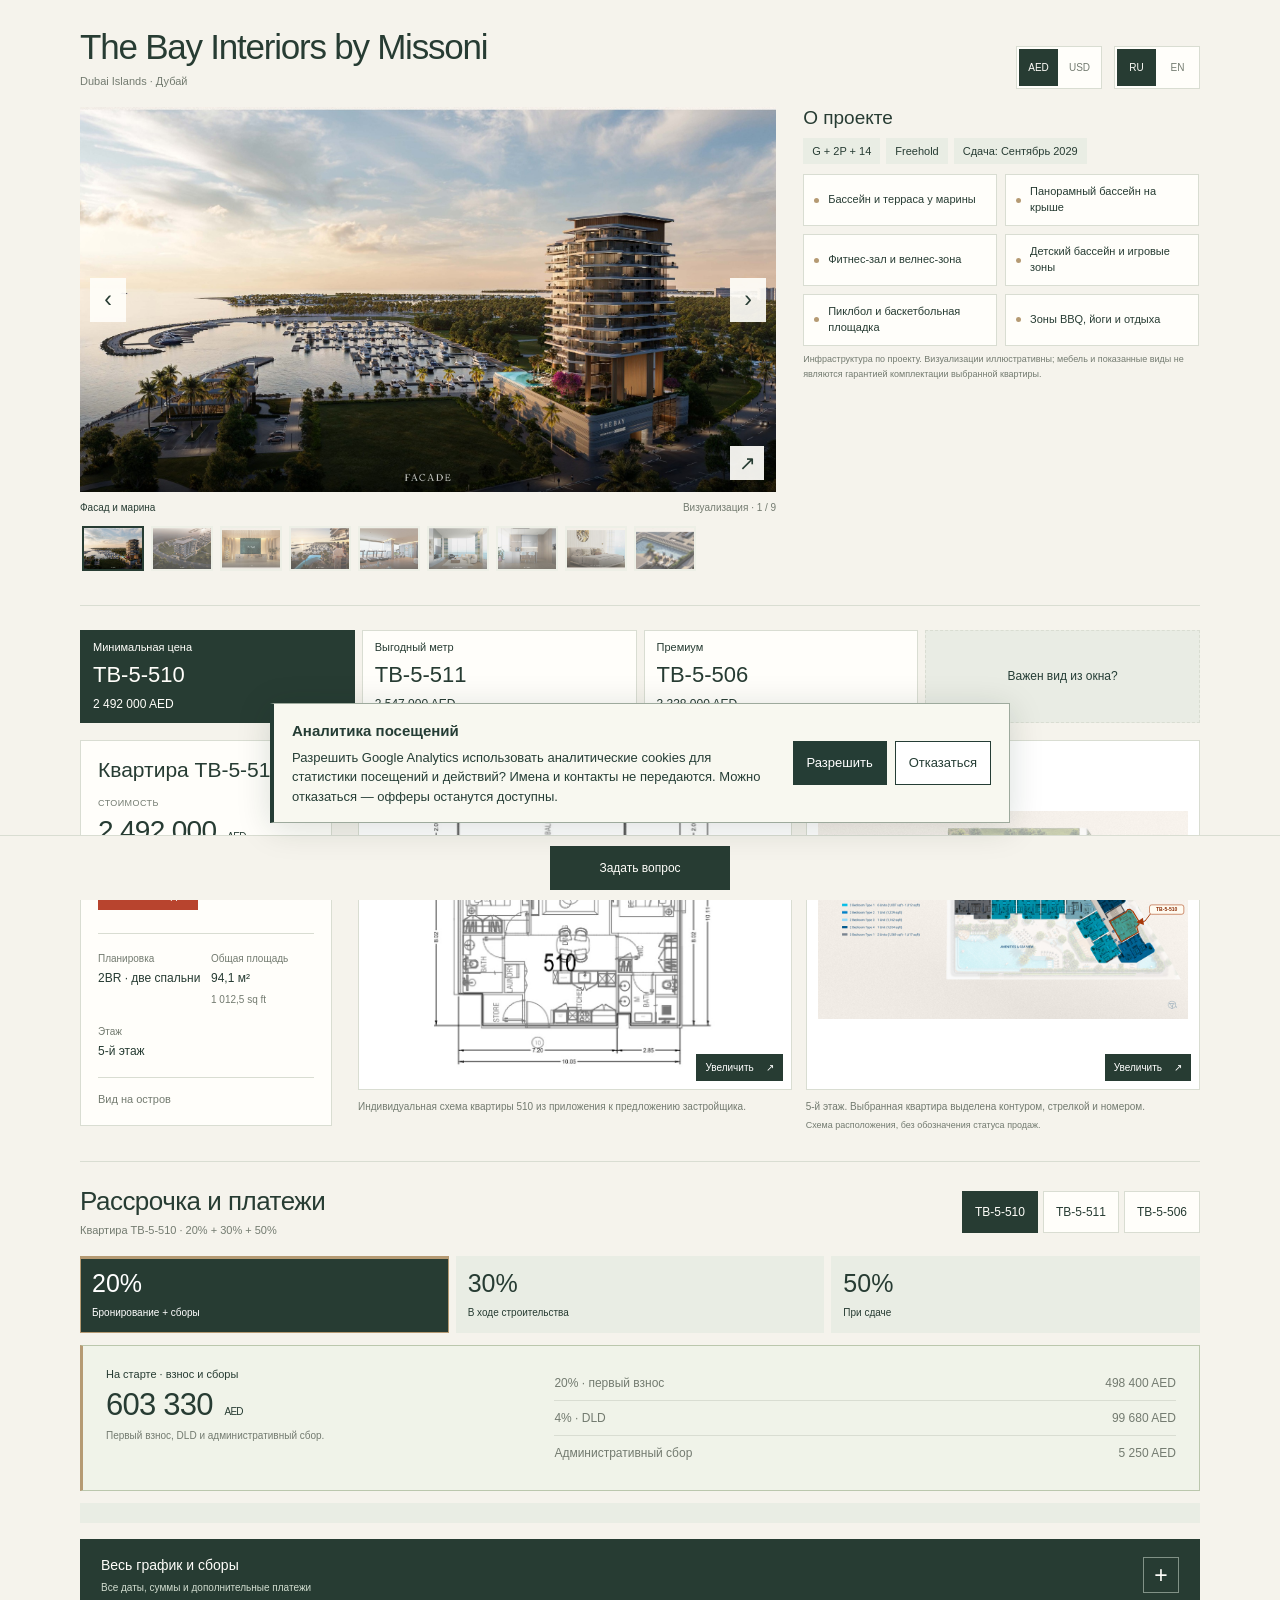
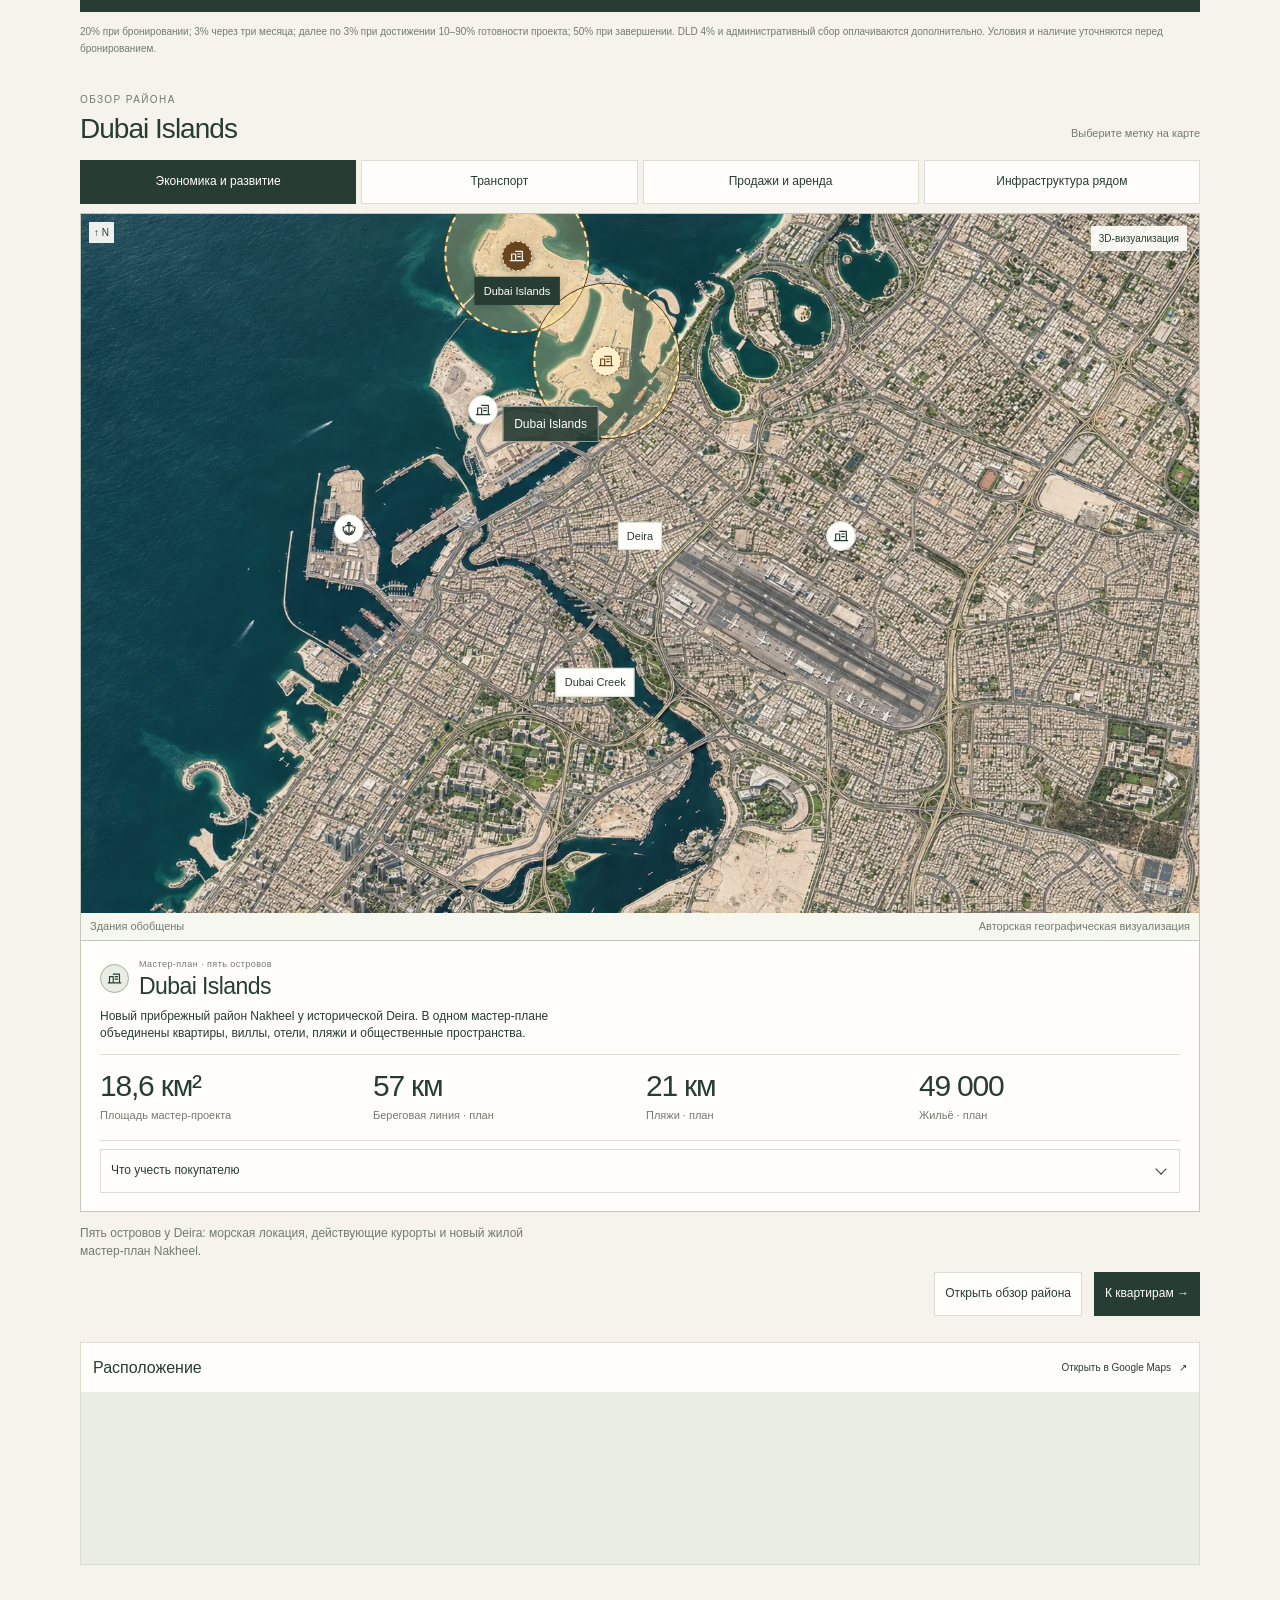
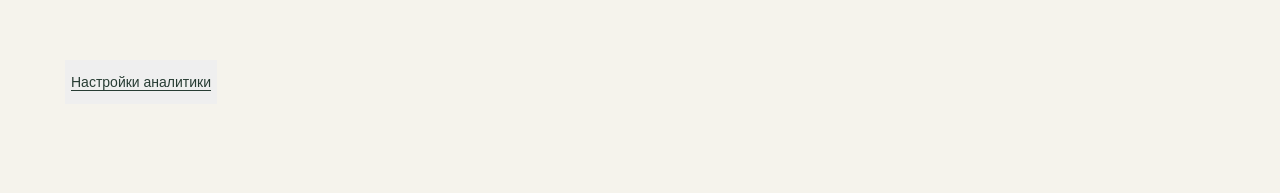
<file: the-bay-missoni-510-511-506-v01/index.html>
<!doctype html>
<html lang="ru"><head><meta charset="utf-8"><meta name="viewport" content="width=device-width,initial-scale=1"><title>Индивидуальное предложение · The Bay Interiors by Missoni</title>
<!-- PREVIEW METADATA: статический HTML; заполнить при сборке до публикации, не через JavaScript. -->
<meta name="description" content="Планировки, стоимость и условия оплаты.">
<link rel="canonical" href="https://aliaksandrtrus.github.io/offers/the-bay-missoni-510-511-506-v01/">
<meta property="og:title" content="Индивидуальное предложение · The Bay Interiors by Missoni">
<meta property="og:description" content="Планировки, стоимость и условия оплаты.">
<meta property="og:type" content="website">
<meta property="og:url" content="https://aliaksandrtrus.github.io/offers/the-bay-missoni-510-511-506-v01/">
<meta property="og:image" content="https://aliaksandrtrus.github.io/offers/the-bay-missoni-510-511-506-v01/images/cover.jpg">
<meta property="og:image:type" content="image/jpeg">
<meta property="og:image:width" content="1200">
<meta property="og:image:height" content="630">
<meta property="og:image:alt" content="The Bay Interiors by Missoni · визуализация фасада">
<!-- ДАННЫЕ ОФЕРА: заполняйте этот JSON по новым источникам; статическое превью отдельно заполните в PREVIEW METADATA в head. Пустые значения не наследуются из эталона. Внутренние сведения здесь не хранить. -->
<script id="offer-data" type="application/json">
{
  "schemaVersion": 1,
  "project": {
    "name": "The Bay Interiors by Missoni",
    "developer": "Tomorrow World Properties",
    "location": {
      "ru": "Dubai Islands · Дубай",
      "en": "Dubai Islands · Dubai"
    },
    "counts": [
      "G + 2P + 14",
      {
        "ru": "Freehold",
        "en": "Freehold"
      }
    ],
    "handover": {
      "label": {
        "ru": "Плановая сдача",
        "en": "Planned handover"
      },
      "value": {
        "ru": "Сентябрь 2029",
        "en": "September 2029"
      }
    },
    "amenities": [
      {
        "ru": "Бассейн и терраса у марины",
        "en": "Marina-side pool and terrace"
      },
      {
        "ru": "Панорамный бассейн на крыше",
        "en": "Rooftop sky pool"
      },
      {
        "ru": "Фитнес-зал и велнес-зона",
        "en": "Gym and wellness area"
      },
      {
        "ru": "Детский бассейн и игровые зоны",
        "en": "Kids’ pool and play areas"
      },
      {
        "ru": "Пиклбол и баскетбольная площадка",
        "en": "Pickleball and basketball court"
      },
      {
        "ru": "Зоны BBQ, йоги и отдыха",
        "en": "BBQ, yoga and lounge areas"
      }
    ],
    "amenitiesNote": {
      "ru": "Инфраструктура по проекту. Визуализации иллюстративны; мебель и показанные виды не являются гарантией комплектации выбранной квартиры.",
      "en": "Planned project amenities. Renderings are illustrative; furniture and views shown do not guarantee the selected apartment’s specification."
    },
    "areaIntro": {
      "ru": "Проект у яхтенной марины на острове A архипелага Dubai Islands. Дизайн интерьеров — Missoni.",
      "en": "A marina-front project on Island A of Dubai Islands, with interiors by Missoni."
    },
    "nearby": [],
    "nearbyNote": {
      "ru": "",
      "en": ""
    }
  },
  "currency": {
    "base": "AED"
  },
  "gallery": [
    {
      "src": "images/facade.jpg",
      "caption": {
        "ru": "Фасад и марина",
        "en": "Facade and marina"
      },
      "kind": {
        "ru": "Визуализация",
        "en": "Rendering"
      }
    },
    {
      "src": "images/aerial.jpg",
      "caption": {
        "ru": "Общий вид проекта",
        "en": "Project aerial view"
      },
      "kind": {
        "ru": "Визуализация",
        "en": "Rendering"
      }
    },
    {
      "src": "images/lobby.jpg",
      "caption": {
        "ru": "Лобби",
        "en": "Lobby"
      },
      "kind": {
        "ru": "Визуализация",
        "en": "Rendering"
      }
    },
    {
      "src": "images/beach-pool.jpg",
      "caption": {
        "ru": "Бассейн на террасе",
        "en": "Beach pool"
      },
      "kind": {
        "ru": "Визуализация",
        "en": "Rendering"
      }
    },
    {
      "src": "images/gym.jpg",
      "caption": {
        "ru": "Фитнес-зал",
        "en": "Gym"
      },
      "kind": {
        "ru": "Визуализация",
        "en": "Rendering"
      }
    },
    {
      "src": "images/living.jpg",
      "caption": {
        "ru": "Пример интерьера гостиной",
        "en": "Illustrative living room"
      },
      "kind": {
        "ru": "Визуализация",
        "en": "Rendering"
      }
    },
    {
      "src": "images/kitchen.jpg",
      "caption": {
        "ru": "Пример интерьера кухни",
        "en": "Illustrative kitchen"
      },
      "kind": {
        "ru": "Визуализация",
        "en": "Rendering"
      }
    },
    {
      "src": "images/bedroom.jpg",
      "caption": {
        "ru": "Пример интерьера спальни",
        "en": "Illustrative bedroom"
      },
      "kind": {
        "ru": "Визуализация",
        "en": "Rendering"
      }
    },
    {
      "src": "images/sky-pool.jpg",
      "caption": {
        "ru": "Бассейн на крыше",
        "en": "Rooftop pool"
      },
      "kind": {
        "ru": "Визуализация",
        "en": "Rendering"
      }
    }
  ],
  "selection": {
    "mode": "automatic_2br"
  },
  "units": [
    {
      "id": "TB-5-510",
      "building": "TB",
      "title": {
        "ru": "Квартира TB-5-510",
        "en": "Apartment TB-5-510"
      },
      "choiceArea": {
        "ru": "1012,45 sq ft",
        "en": "1012.45 sq ft"
      },
      "choiceSubtitle": "2BR",
      "price": 2492000,
      "selection": {
        "category": "minimum_price",
        "totalAreaM2": 94.059682848,
        "totalAreaSqft": 1012.45
      },
      "facts": [
        {
          "label": {
            "ru": "Планировка",
            "en": "Layout"
          },
          "value": {
            "ru": "2BR · две спальни",
            "en": "2BR · two bedrooms"
          }
        },
        {
          "label": {
            "ru": "Общая площадь",
            "en": "Total area"
          },
          "value": {
            "ru": "94,0596828480 м²",
            "en": "94.0596828480 m²"
          },
          "secondary": {
            "ru": "1012,45 sq ft",
            "en": "1012.45 sq ft"
          }
        },
        {
          "label": {
            "ru": "Этаж",
            "en": "Floor"
          },
          "value": {
            "ru": "5-й этаж",
            "en": "5th floor"
          }
        }
      ],
      "view": {
        "ru": "Вид на остров",
        "en": "Island view"
      },
      "plans": {
        "unit": {
          "src": "images/unit-510.jpg",
          "caption": {
            "ru": "Квартира TB-5-510 · планировка",
            "en": "Apartment TB-5-510 · layout"
          },
          "alt": {
            "ru": "Квартира TB-5-510 · планировка 2BR",
            "en": "Apartment TB-5-510 · 2BR layout"
          },
          "width": 601,
          "height": 695,
          "note": {
            "ru": "Индивидуальная схема квартиры 510 из приложения к предложению застройщика.",
            "en": "Individual apartment 510 diagram from the developer’s offer attachment."
          }
        },
        "floor": {
          "src": "images/floor-510.svg",
          "caption": {
            "ru": "Квартира TB-5-510 · положение на этаже",
            "en": "Apartment TB-5-510 · floor location"
          },
          "alt": {
            "ru": "Квартира TB-5-510 · расположение на 5-м этаже",
            "en": "Apartment TB-5-510 · location on floor 5"
          },
          "width": 2048,
          "height": 1152,
          "selection": {
            "unitId": "TB-5-510",
            "method": "svg"
          },
          "note": {
            "ru": "5-й этаж. Выбранная квартира выделена контуром, стрелкой и номером.",
            "en": "Floor 5. The selected apartment is outlined, arrowed and numbered."
          },
          "secondaryNote": {
            "ru": "Схема расположения, без обозначения статуса продаж.",
            "en": "Location diagram; no sales status implied."
          }
        }
      },
      "payments": {
        "summary": "20% + 30% + 50%",
        "stages": [
          {
            "label": "20%",
            "subtitle": {
              "ru": "Бронирование + сборы",
              "en": "Booking + fees"
            },
            "title": {
              "ru": "На старте · взнос и сборы",
              "en": "Initial payment and fees"
            },
            "amount": 603330,
            "note": {
              "ru": "Первый взнос, DLD и административный сбор.",
              "en": "Down payment, DLD and administration fee."
            },
            "rows": [
              {
                "label": {
                  "ru": "20% · первый взнос",
                  "en": "20% · down payment"
                },
                "amount": 498400
              },
              {
                "label": {
                  "ru": "4% · DLD",
                  "en": "4% · DLD"
                },
                "amount": 99680
              },
              {
                "label": {
                  "ru": "Административный сбор",
                  "en": "Administration fee"
                },
                "amount": 5250
              }
            ]
          },
          {
            "label": "30%",
            "subtitle": {
              "ru": "В ходе строительства",
              "en": "During construction"
            },
            "title": {
              "ru": "10 платежей по 3%",
              "en": "10 instalments of 3%"
            },
            "amount": 747600,
            "note": {
              "ru": "3% через три месяца после бронирования и девять платежей по 3% по мере готовности проекта.",
              "en": "3% three months after booking and nine 3% instalments linked to construction progress."
            },
            "rows": [
              {
                "label": {
                  "ru": "Через 3 месяца после бронирования · 3%",
                  "en": "3 months after booking · 3%"
                },
                "amount": 74760
              },
              {
                "label": {
                  "ru": "При 10% готовности проекта · 3%",
                  "en": "At 10% project completion · 3%"
                },
                "amount": 74760
              },
              {
                "label": {
                  "ru": "При 20% готовности проекта · 3%",
                  "en": "At 20% project completion · 3%"
                },
                "amount": 74760
              },
              {
                "label": {
                  "ru": "При 30% готовности проекта · 3%",
                  "en": "At 30% project completion · 3%"
                },
                "amount": 74760
              },
              {
                "label": {
                  "ru": "При 40% готовности проекта · 3%",
                  "en": "At 40% project completion · 3%"
                },
                "amount": 74760
              },
              {
                "label": {
                  "ru": "При 50% готовности проекта · 3%",
                  "en": "At 50% project completion · 3%"
                },
                "amount": 74760
              },
              {
                "label": {
                  "ru": "При 60% готовности проекта · 3%",
                  "en": "At 60% project completion · 3%"
                },
                "amount": 74760
              },
              {
                "label": {
                  "ru": "При 70% готовности проекта · 3%",
                  "en": "At 70% project completion · 3%"
                },
                "amount": 74760
              },
              {
                "label": {
                  "ru": "При 80% готовности проекта · 3%",
                  "en": "At 80% project completion · 3%"
                },
                "amount": 74760
              },
              {
                "label": {
                  "ru": "При 90% готовности проекта · 3%",
                  "en": "At 90% project completion · 3%"
                },
                "amount": 74760
              }
            ]
          },
          {
            "label": "50%",
            "subtitle": {
              "ru": "При сдаче",
              "en": "On completion"
            },
            "title": {
              "ru": "Заключительный платёж",
              "en": "Final payment"
            },
            "amount": 1246000,
            "note": {
              "ru": "При завершении проекта.",
              "en": "On project completion."
            },
            "rows": [
              {
                "label": {
                  "ru": "При завершении проекта · 50%",
                  "en": "On project completion · 50%"
                },
                "amount": 1246000
              }
            ]
          }
        ],
        "extra": {
          "ru": "",
          "en": ""
        },
        "schedule": [
          {
            "label": {
              "ru": "При бронировании · первый взнос",
              "en": "On booking · down payment"
            },
            "share": "20%",
            "amount": 498400
          },
          {
            "label": {
              "ru": "При бронировании · DLD",
              "en": "On booking · DLD"
            },
            "share": {
              "ru": "4% дополнительно",
              "en": "4% extra"
            },
            "amount": 99680
          },
          {
            "label": {
              "ru": "При бронировании · административный сбор",
              "en": "On booking · administration fee"
            },
            "share": {
              "ru": "Дополнительно",
              "en": "Extra"
            },
            "amount": 5250
          },
          {
            "label": {
              "ru": "Через 3 месяца после бронирования · 3%",
              "en": "3 months after booking · 3%"
            },
            "share": "3%",
            "amount": 74760
          },
          {
            "label": {
              "ru": "При 10% готовности проекта · 3%",
              "en": "At 10% project completion · 3%"
            },
            "share": "3%",
            "amount": 74760
          },
          {
            "label": {
              "ru": "При 20% готовности проекта · 3%",
              "en": "At 20% project completion · 3%"
            },
            "share": "3%",
            "amount": 74760
          },
          {
            "label": {
              "ru": "При 30% готовности проекта · 3%",
              "en": "At 30% project completion · 3%"
            },
            "share": "3%",
            "amount": 74760
          },
          {
            "label": {
              "ru": "При 40% готовности проекта · 3%",
              "en": "At 40% project completion · 3%"
            },
            "share": "3%",
            "amount": 74760
          },
          {
            "label": {
              "ru": "При 50% готовности проекта · 3%",
              "en": "At 50% project completion · 3%"
            },
            "share": "3%",
            "amount": 74760
          },
          {
            "label": {
              "ru": "При 60% готовности проекта · 3%",
              "en": "At 60% project completion · 3%"
            },
            "share": "3%",
            "amount": 74760
          },
          {
            "label": {
              "ru": "При 70% готовности проекта · 3%",
              "en": "At 70% project completion · 3%"
            },
            "share": "3%",
            "amount": 74760
          },
          {
            "label": {
              "ru": "При 80% готовности проекта · 3%",
              "en": "At 80% project completion · 3%"
            },
            "share": "3%",
            "amount": 74760
          },
          {
            "label": {
              "ru": "При 90% готовности проекта · 3%",
              "en": "At 90% project completion · 3%"
            },
            "share": "3%",
            "amount": 74760
          },
          {
            "label": {
              "ru": "При завершении проекта",
              "en": "On project completion"
            },
            "share": "50%",
            "amount": 1246000
          }
        ],
        "terms": {
          "ru": "20% при бронировании; 3% через три месяца; далее по 3% при достижении 10–90% готовности проекта; 50% при завершении. DLD 4% и административный сбор оплачиваются дополнительно. Условия и наличие уточняются перед бронированием.",
          "en": "20% on booking; 3% after three months; then 3% at each 10–90% construction milestone; 50% on completion. DLD at 4% and the administration fee are extra. Terms and availability are reconfirmed before booking."
        }
      }
    },
    {
      "id": "TB-5-511",
      "building": "TB",
      "title": {
        "ru": "Квартира TB-5-511",
        "en": "Apartment TB-5-511"
      },
      "choiceArea": {
        "ru": "1034,41 sq ft",
        "en": "1034.41 sq ft"
      },
      "choiceSubtitle": "2BR",
      "price": 2547000,
      "selection": {
        "category": "value_per_m2",
        "totalAreaM2": 96.0998336064,
        "totalAreaSqft": 1034.41
      },
      "facts": [
        {
          "label": {
            "ru": "Планировка",
            "en": "Layout"
          },
          "value": {
            "ru": "2BR · две спальни",
            "en": "2BR · two bedrooms"
          }
        },
        {
          "label": {
            "ru": "Общая площадь",
            "en": "Total area"
          },
          "value": {
            "ru": "96,0998336064 м²",
            "en": "96.0998336064 m²"
          },
          "secondary": {
            "ru": "1034,41 sq ft",
            "en": "1034.41 sq ft"
          }
        },
        {
          "label": {
            "ru": "Этаж",
            "en": "Floor"
          },
          "value": {
            "ru": "5-й этаж",
            "en": "5th floor"
          }
        }
      ],
      "view": {
        "ru": "Вид на остров",
        "en": "Island view"
      },
      "plans": {
        "unit": {
          "src": "images/unit-511.jpg",
          "caption": {
            "ru": "Квартира TB-5-511 · планировка",
            "en": "Apartment TB-5-511 · layout"
          },
          "alt": {
            "ru": "Квартира TB-5-511 · планировка 2BR",
            "en": "Apartment TB-5-511 · 2BR layout"
          },
          "width": 1847,
          "height": 1615,
          "note": {
            "ru": "Типовая 2BR Type 4. Применимость к 5-му этажу и серии 11 указана в технической брошюре. Размеры и комплектация могут отличаться.",
            "en": "Typical 2BR Type 4. Floor 5 and series 11 applicability is shown in the technical brochure. Dimensions and furnishings may differ."
          }
        },
        "floor": {
          "src": "images/floor-511.svg",
          "caption": {
            "ru": "Квартира TB-5-511 · положение на этаже",
            "en": "Apartment TB-5-511 · floor location"
          },
          "alt": {
            "ru": "Квартира TB-5-511 · расположение на 5-м этаже",
            "en": "Apartment TB-5-511 · location on floor 5"
          },
          "width": 2048,
          "height": 1152,
          "selection": {
            "unitId": "TB-5-511",
            "method": "svg"
          },
          "note": {
            "ru": "5-й этаж. Выбранная квартира выделена контуром, стрелкой и номером.",
            "en": "Floor 5. The selected apartment is outlined, arrowed and numbered."
          },
          "secondaryNote": {
            "ru": "Схема расположения, без обозначения статуса продаж.",
            "en": "Location diagram; no sales status implied."
          }
        }
      },
      "payments": {
        "summary": "20% + 30% + 50%",
        "stages": [
          {
            "label": "20%",
            "subtitle": {
              "ru": "Бронирование + сборы",
              "en": "Booking + fees"
            },
            "title": {
              "ru": "На старте · взнос и сборы",
              "en": "Initial payment and fees"
            },
            "amount": 616530,
            "note": {
              "ru": "Первый взнос, DLD и административный сбор.",
              "en": "Down payment, DLD and administration fee."
            },
            "rows": [
              {
                "label": {
                  "ru": "20% · первый взнос",
                  "en": "20% · down payment"
                },
                "amount": 509400
              },
              {
                "label": {
                  "ru": "4% · DLD",
                  "en": "4% · DLD"
                },
                "amount": 101880
              },
              {
                "label": {
                  "ru": "Административный сбор",
                  "en": "Administration fee"
                },
                "amount": 5250
              }
            ]
          },
          {
            "label": "30%",
            "subtitle": {
              "ru": "В ходе строительства",
              "en": "During construction"
            },
            "title": {
              "ru": "10 платежей по 3%",
              "en": "10 instalments of 3%"
            },
            "amount": 764100,
            "note": {
              "ru": "3% через три месяца после бронирования и девять платежей по 3% по мере готовности проекта.",
              "en": "3% three months after booking and nine 3% instalments linked to construction progress."
            },
            "rows": [
              {
                "label": {
                  "ru": "Через 3 месяца после бронирования · 3%",
                  "en": "3 months after booking · 3%"
                },
                "amount": 76410
              },
              {
                "label": {
                  "ru": "При 10% готовности проекта · 3%",
                  "en": "At 10% project completion · 3%"
                },
                "amount": 76410
              },
              {
                "label": {
                  "ru": "При 20% готовности проекта · 3%",
                  "en": "At 20% project completion · 3%"
                },
                "amount": 76410
              },
              {
                "label": {
                  "ru": "При 30% готовности проекта · 3%",
                  "en": "At 30% project completion · 3%"
                },
                "amount": 76410
              },
              {
                "label": {
                  "ru": "При 40% готовности проекта · 3%",
                  "en": "At 40% project completion · 3%"
                },
                "amount": 76410
              },
              {
                "label": {
                  "ru": "При 50% готовности проекта · 3%",
                  "en": "At 50% project completion · 3%"
                },
                "amount": 76410
              },
              {
                "label": {
                  "ru": "При 60% готовности проекта · 3%",
                  "en": "At 60% project completion · 3%"
                },
                "amount": 76410
              },
              {
                "label": {
                  "ru": "При 70% готовности проекта · 3%",
                  "en": "At 70% project completion · 3%"
                },
                "amount": 76410
              },
              {
                "label": {
                  "ru": "При 80% готовности проекта · 3%",
                  "en": "At 80% project completion · 3%"
                },
                "amount": 76410
              },
              {
                "label": {
                  "ru": "При 90% готовности проекта · 3%",
                  "en": "At 90% project completion · 3%"
                },
                "amount": 76410
              }
            ]
          },
          {
            "label": "50%",
            "subtitle": {
              "ru": "При сдаче",
              "en": "On completion"
            },
            "title": {
              "ru": "Заключительный платёж",
              "en": "Final payment"
            },
            "amount": 1273500,
            "note": {
              "ru": "При завершении проекта.",
              "en": "On project completion."
            },
            "rows": [
              {
                "label": {
                  "ru": "При завершении проекта · 50%",
                  "en": "On project completion · 50%"
                },
                "amount": 1273500
              }
            ]
          }
        ],
        "extra": {
          "ru": "",
          "en": ""
        },
        "schedule": [
          {
            "label": {
              "ru": "При бронировании · первый взнос",
              "en": "On booking · down payment"
            },
            "share": "20%",
            "amount": 509400
          },
          {
            "label": {
              "ru": "При бронировании · DLD",
              "en": "On booking · DLD"
            },
            "share": {
              "ru": "4% дополнительно",
              "en": "4% extra"
            },
            "amount": 101880
          },
          {
            "label": {
              "ru": "При бронировании · административный сбор",
              "en": "On booking · administration fee"
            },
            "share": {
              "ru": "Дополнительно",
              "en": "Extra"
            },
            "amount": 5250
          },
          {
            "label": {
              "ru": "Через 3 месяца после бронирования · 3%",
              "en": "3 months after booking · 3%"
            },
            "share": "3%",
            "amount": 76410
          },
          {
            "label": {
              "ru": "При 10% готовности проекта · 3%",
              "en": "At 10% project completion · 3%"
            },
            "share": "3%",
            "amount": 76410
          },
          {
            "label": {
              "ru": "При 20% готовности проекта · 3%",
              "en": "At 20% project completion · 3%"
            },
            "share": "3%",
            "amount": 76410
          },
          {
            "label": {
              "ru": "При 30% готовности проекта · 3%",
              "en": "At 30% project completion · 3%"
            },
            "share": "3%",
            "amount": 76410
          },
          {
            "label": {
              "ru": "При 40% готовности проекта · 3%",
              "en": "At 40% project completion · 3%"
            },
            "share": "3%",
            "amount": 76410
          },
          {
            "label": {
              "ru": "При 50% готовности проекта · 3%",
              "en": "At 50% project completion · 3%"
            },
            "share": "3%",
            "amount": 76410
          },
          {
            "label": {
              "ru": "При 60% готовности проекта · 3%",
              "en": "At 60% project completion · 3%"
            },
            "share": "3%",
            "amount": 76410
          },
          {
            "label": {
              "ru": "При 70% готовности проекта · 3%",
              "en": "At 70% project completion · 3%"
            },
            "share": "3%",
            "amount": 76410
          },
          {
            "label": {
              "ru": "При 80% готовности проекта · 3%",
              "en": "At 80% project completion · 3%"
            },
            "share": "3%",
            "amount": 76410
          },
          {
            "label": {
              "ru": "При 90% готовности проекта · 3%",
              "en": "At 90% project completion · 3%"
            },
            "share": "3%",
            "amount": 76410
          },
          {
            "label": {
              "ru": "При завершении проекта",
              "en": "On project completion"
            },
            "share": "50%",
            "amount": 1273500
          }
        ],
        "terms": {
          "ru": "20% при бронировании; 3% через три месяца; далее по 3% при достижении 10–90% готовности проекта; 50% при завершении. DLD 4% и административный сбор оплачиваются дополнительно. Условия и наличие уточняются перед бронированием.",
          "en": "20% on booking; 3% after three months; then 3% at each 10–90% construction milestone; 50% on completion. DLD at 4% and the administration fee are extra. Terms and availability are reconfirmed before booking."
        }
      }
    },
    {
      "id": "TB-5-506",
      "building": "TB",
      "title": {
        "ru": "Квартира TB-5-506",
        "en": "Apartment TB-5-506"
      },
      "choiceArea": {
        "ru": "1162,08 sq ft",
        "en": "1162.08 sq ft"
      },
      "choiceSubtitle": "2BR",
      "price": 3338000,
      "selection": {
        "category": "premium",
        "totalAreaM2": 107.9607647232,
        "totalAreaSqft": 1162.08
      },
      "facts": [
        {
          "label": {
            "ru": "Планировка",
            "en": "Layout"
          },
          "value": {
            "ru": "2BR · две спальни",
            "en": "2BR · two bedrooms"
          }
        },
        {
          "label": {
            "ru": "Общая площадь",
            "en": "Total area"
          },
          "value": {
            "ru": "107,9607647232 м²",
            "en": "107.9607647232 m²"
          },
          "secondary": {
            "ru": "1162,08 sq ft",
            "en": "1162.08 sq ft"
          }
        },
        {
          "label": {
            "ru": "Этаж",
            "en": "Floor"
          },
          "value": {
            "ru": "5-й этаж",
            "en": "5th floor"
          }
        }
      ],
      "view": {
        "ru": "Вид на инфраструктуру и море",
        "en": "Amenity & sea view"
      },
      "plans": {
        "unit": {
          "src": "images/unit-506.jpg",
          "caption": {
            "ru": "Квартира TB-5-506 · планировка",
            "en": "Apartment TB-5-506 · layout"
          },
          "alt": {
            "ru": "Квартира TB-5-506 · планировка 2BR",
            "en": "Apartment TB-5-506 · 2BR layout"
          },
          "width": 1847,
          "height": 1553,
          "note": {
            "ru": "Типовая 2BR Type 3. Применимость к 5-му этажу и серии 06 указана в технической брошюре. Размеры и комплектация могут отличаться.",
            "en": "Typical 2BR Type 3. Floor 5 and series 06 applicability is shown in the technical brochure. Dimensions and furnishings may differ."
          }
        },
        "floor": {
          "src": "images/floor-506.svg",
          "caption": {
            "ru": "Квартира TB-5-506 · положение на этаже",
            "en": "Apartment TB-5-506 · floor location"
          },
          "alt": {
            "ru": "Квартира TB-5-506 · расположение на 5-м этаже",
            "en": "Apartment TB-5-506 · location on floor 5"
          },
          "width": 2048,
          "height": 1152,
          "selection": {
            "unitId": "TB-5-506",
            "method": "svg"
          },
          "note": {
            "ru": "5-й этаж. Выбранная квартира выделена контуром, стрелкой и номером.",
            "en": "Floor 5. The selected apartment is outlined, arrowed and numbered."
          },
          "secondaryNote": {
            "ru": "Схема расположения, без обозначения статуса продаж.",
            "en": "Location diagram; no sales status implied."
          }
        }
      },
      "payments": {
        "summary": "20% + 30% + 50%",
        "stages": [
          {
            "label": "20%",
            "subtitle": {
              "ru": "Бронирование + сборы",
              "en": "Booking + fees"
            },
            "title": {
              "ru": "На старте · взнос и сборы",
              "en": "Initial payment and fees"
            },
            "amount": 806370,
            "note": {
              "ru": "Первый взнос, DLD и административный сбор.",
              "en": "Down payment, DLD and administration fee."
            },
            "rows": [
              {
                "label": {
                  "ru": "20% · первый взнос",
                  "en": "20% · down payment"
                },
                "amount": 667600
              },
              {
                "label": {
                  "ru": "4% · DLD",
                  "en": "4% · DLD"
                },
                "amount": 133520
              },
              {
                "label": {
                  "ru": "Административный сбор",
                  "en": "Administration fee"
                },
                "amount": 5250
              }
            ]
          },
          {
            "label": "30%",
            "subtitle": {
              "ru": "В ходе строительства",
              "en": "During construction"
            },
            "title": {
              "ru": "10 платежей по 3%",
              "en": "10 instalments of 3%"
            },
            "amount": 1001400,
            "note": {
              "ru": "3% через три месяца после бронирования и девять платежей по 3% по мере готовности проекта.",
              "en": "3% three months after booking and nine 3% instalments linked to construction progress."
            },
            "rows": [
              {
                "label": {
                  "ru": "Через 3 месяца после бронирования · 3%",
                  "en": "3 months after booking · 3%"
                },
                "amount": 100140
              },
              {
                "label": {
                  "ru": "При 10% готовности проекта · 3%",
                  "en": "At 10% project completion · 3%"
                },
                "amount": 100140
              },
              {
                "label": {
                  "ru": "При 20% готовности проекта · 3%",
                  "en": "At 20% project completion · 3%"
                },
                "amount": 100140
              },
              {
                "label": {
                  "ru": "При 30% готовности проекта · 3%",
                  "en": "At 30% project completion · 3%"
                },
                "amount": 100140
              },
              {
                "label": {
                  "ru": "При 40% готовности проекта · 3%",
                  "en": "At 40% project completion · 3%"
                },
                "amount": 100140
              },
              {
                "label": {
                  "ru": "При 50% готовности проекта · 3%",
                  "en": "At 50% project completion · 3%"
                },
                "amount": 100140
              },
              {
                "label": {
                  "ru": "При 60% готовности проекта · 3%",
                  "en": "At 60% project completion · 3%"
                },
                "amount": 100140
              },
              {
                "label": {
                  "ru": "При 70% готовности проекта · 3%",
                  "en": "At 70% project completion · 3%"
                },
                "amount": 100140
              },
              {
                "label": {
                  "ru": "При 80% готовности проекта · 3%",
                  "en": "At 80% project completion · 3%"
                },
                "amount": 100140
              },
              {
                "label": {
                  "ru": "При 90% готовности проекта · 3%",
                  "en": "At 90% project completion · 3%"
                },
                "amount": 100140
              }
            ]
          },
          {
            "label": "50%",
            "subtitle": {
              "ru": "При сдаче",
              "en": "On completion"
            },
            "title": {
              "ru": "Заключительный платёж",
              "en": "Final payment"
            },
            "amount": 1669000,
            "note": {
              "ru": "При завершении проекта.",
              "en": "On project completion."
            },
            "rows": [
              {
                "label": {
                  "ru": "При завершении проекта · 50%",
                  "en": "On project completion · 50%"
                },
                "amount": 1669000
              }
            ]
          }
        ],
        "extra": {
          "ru": "",
          "en": ""
        },
        "schedule": [
          {
            "label": {
              "ru": "При бронировании · первый взнос",
              "en": "On booking · down payment"
            },
            "share": "20%",
            "amount": 667600
          },
          {
            "label": {
              "ru": "При бронировании · DLD",
              "en": "On booking · DLD"
            },
            "share": {
              "ru": "4% дополнительно",
              "en": "4% extra"
            },
            "amount": 133520
          },
          {
            "label": {
              "ru": "При бронировании · административный сбор",
              "en": "On booking · administration fee"
            },
            "share": {
              "ru": "Дополнительно",
              "en": "Extra"
            },
            "amount": 5250
          },
          {
            "label": {
              "ru": "Через 3 месяца после бронирования · 3%",
              "en": "3 months after booking · 3%"
            },
            "share": "3%",
            "amount": 100140
          },
          {
            "label": {
              "ru": "При 10% готовности проекта · 3%",
              "en": "At 10% project completion · 3%"
            },
            "share": "3%",
            "amount": 100140
          },
          {
            "label": {
              "ru": "При 20% готовности проекта · 3%",
              "en": "At 20% project completion · 3%"
            },
            "share": "3%",
            "amount": 100140
          },
          {
            "label": {
              "ru": "При 30% готовности проекта · 3%",
              "en": "At 30% project completion · 3%"
            },
            "share": "3%",
            "amount": 100140
          },
          {
            "label": {
              "ru": "При 40% готовности проекта · 3%",
              "en": "At 40% project completion · 3%"
            },
            "share": "3%",
            "amount": 100140
          },
          {
            "label": {
              "ru": "При 50% готовности проекта · 3%",
              "en": "At 50% project completion · 3%"
            },
            "share": "3%",
            "amount": 100140
          },
          {
            "label": {
              "ru": "При 60% готовности проекта · 3%",
              "en": "At 60% project completion · 3%"
            },
            "share": "3%",
            "amount": 100140
          },
          {
            "label": {
              "ru": "При 70% готовности проекта · 3%",
              "en": "At 70% project completion · 3%"
            },
            "share": "3%",
            "amount": 100140
          },
          {
            "label": {
              "ru": "При 80% готовности проекта · 3%",
              "en": "At 80% project completion · 3%"
            },
            "share": "3%",
            "amount": 100140
          },
          {
            "label": {
              "ru": "При 90% готовности проекта · 3%",
              "en": "At 90% project completion · 3%"
            },
            "share": "3%",
            "amount": 100140
          },
          {
            "label": {
              "ru": "При завершении проекта",
              "en": "On project completion"
            },
            "share": "50%",
            "amount": 1669000
          }
        ],
        "terms": {
          "ru": "20% при бронировании; 3% через три месяца; далее по 3% при достижении 10–90% готовности проекта; 50% при завершении. DLD 4% и административный сбор оплачиваются дополнительно. Условия и наличие уточняются перед бронированием.",
          "en": "20% on booking; 3% after three months; then 3% at each 10–90% construction milestone; 50% on completion. DLD at 4% and the administration fee are extra. Terms and availability are reconfirmed before booking."
        }
      }
    }
  ],
  "map": {
    "embedUrl": "https://www.google.com/maps?q=77PV%2B2J%20Dubai&z=17&output=embed",
    "link": "https://maps.app.goo.gl/kV5k4f7sfwhqzeWn9",
    "title": {
      "ru": "The Bay Interiors by Missoni · расположение",
      "en": "The Bay Interiors by Missoni · location"
    }
  },
  "mapOmittedByRequest": false,
  "contact": {
    "projectId": "the-bay-missoni",
    "publicUrl": "https://aliaksandrtrus.github.io/offers/the-bay-missoni-510-511-506-v01/"
  }
}
</script>
<style>

:root{--paper:#f5f3ec;--white:#fffefa;--ink:#273c33;--muted:#737b70;--line:#d9ddd2;--soft:#e9ede4;--sand:#b59a73;--sans:'Bahnschrift','Segoe UI','Helvetica Neue',Arial,Helvetica,sans-serif}
*{box-sizing:border-box}body{margin:0;background:var(--paper);color:var(--ink);font:14px/1.5 var(--sans);-webkit-font-smoothing:antialiased}body.viewer-open{overflow:hidden}button{font:inherit;color:inherit;cursor:pointer;border:0;-webkit-tap-highlight-color:transparent}button:disabled{opacity:.35;cursor:default}button:focus-visible,a:focus-visible,summary:focus-visible{outline:2px solid #987a4f;outline-offset:3px}[hidden]{display:none!important}img{display:block;width:100%;height:auto}h1,h2,h3,p{margin:0}h1,h2,h3{font-weight:400}.num{font-variant-numeric:lining-nums tabular-nums}.page{width:min(1120px,calc(100% - 64px));margin:28px auto 32px}.project-header{display:flex;justify-content:space-between;align-items:end;gap:20px;margin-bottom:18px}h1{font:35px/1.1 var(--sans);letter-spacing:-.035em}.location{font-size:11px;color:var(--muted);margin-top:6px}.project-header-note{font-size:10px;color:var(--muted)}
.overview-grid{display:grid;grid-template-columns:minmax(0,1.75fr) minmax(300px,1fr);gap:26px;align-items:start}.gallery,.project-aside{min-width:0}.visual-wrap{position:relative;overflow:hidden;background:#e2e6dc}.visual-open{display:block;width:100%;padding:0;background:transparent;overflow:hidden}.visual-open img{height:385px;object-fit:cover;object-position:50% 43%}.expand-mark{position:absolute;right:12px;bottom:12px;display:grid;place-items:center;width:34px;height:34px;background:rgba(255,254,250,.93);font-size:20px;pointer-events:none}.photo-arrow{position:absolute;top:calc(50% - 22px);width:36px;height:44px;display:grid;place-items:center;font-size:23px;background:rgba(255,254,250,.91)}.photo-arrow:hover{background:var(--white)}.photo-prev{left:10px}.photo-next{right:10px}.photo-caption{display:flex;justify-content:space-between;gap:12px;margin:8px 0;font-size:10px;color:var(--muted)}.photo-caption strong{font-weight:400;color:var(--ink)}.thumbs{display:flex;gap:7px;overflow-x:auto;padding:3px 2px 6px;scrollbar-width:thin;scrollbar-color:var(--line) transparent}.thumb{flex:0 0 62px;width:62px;height:45px;padding:0;background:var(--soft);border:2px solid transparent;opacity:.65}.thumb img{width:100%;height:100%;object-fit:cover}.thumb[aria-pressed=true]{border-color:var(--ink);opacity:1}.thumb:hover{opacity:1}
.project-copy{padding:0 1px}.copy-heading{font:19px/1.2 var(--sans);margin-bottom:8px}.project-counts{display:flex;gap:6px;margin-bottom:10px}.project-counts span{font-size:11px;background:var(--soft);padding:5px 9px}.project-copy p{font-size:12px;line-height:1.65;color:var(--muted)}.project-copy .copy-heading{color:var(--ink)}.district-copy{margin-top:14px;padding-top:12px;border-top:1px solid var(--line)}.project-copy .source-note{font-size:9px;margin-top:6px}.location-card{margin-top:14px;border:1px solid var(--line);background:var(--white)}.map-head{display:flex;align-items:center;justify-content:space-between;gap:10px;padding:0 12px;min-height:44px}.map-head h2{font:16px/1.2 var(--sans)}.map-link{display:inline-flex;align-items:center;gap:8px;min-height:44px;font-size:10px;text-decoration:none;color:var(--ink);flex-shrink:0}.map-link:hover{text-decoration:underline}.map-frame{height:172px;background:var(--soft);overflow:hidden}.map-frame iframe{width:100%;height:100%;border:0;display:block}
.detail-section{margin-top:28px;padding-top:24px;border-top:1px solid var(--line)}.section-head{display:flex;align-items:center;justify-content:space-between;gap:18px;margin-bottom:17px}.section-head h2{font:26px/1.2 var(--sans);letter-spacing:-.02em}.section-sub{font-size:11px;color:var(--muted);margin-top:5px}.unit-choice{width:380px;flex-shrink:0}.unit-choice-label{display:none}.unit-options{display:grid;grid-template-columns:1fr 1fr;gap:7px}.unit-option{text-align:left;border:1px solid var(--line);background:var(--white);padding:9px 12px;min-height:66px}.unit-option .unit-number{font:22px/1.15 var(--sans);display:flex;align-items:baseline;justify-content:space-between;gap:5px;margin-bottom:4px}.unit-option .unit-size{font:10px/1.4 var(--sans);white-space:nowrap}.unit-option .unit-description{font-size:10px;display:block;line-height:1.5}.unit-option[aria-pressed=true]{background:var(--ink);color:var(--white);border-color:var(--ink)}.unit-option:hover{border-color:var(--sand)}
.unit-layout{display:grid;grid-template-columns:252px minmax(0,1fr);gap:26px;align-items:start}.summary{padding:16px 17px;background:var(--white);border:1px solid var(--line);min-width:0}.summary h3{font:21px/1.2 var(--sans);margin-bottom:15px}.label{font-size:9px;letter-spacing:.05em;text-transform:uppercase;color:var(--muted)}.amount{font:28px/1.2 var(--sans);letter-spacing:-.025em;margin-top:4px;white-space:nowrap}.amount small{font:10px var(--sans);margin-left:4px}.facts{display:grid;grid-template-columns:1fr 1fr;gap:15px 10px;padding:17px 0;margin-top:16px;border-top:1px solid var(--line);border-bottom:1px solid var(--line)}.fact small{display:block;font-size:10px;color:var(--muted);margin-bottom:4px}.fact strong{display:block;font-size:12px;font-weight:400;line-height:1.45}.fact .secondary{font-size:10px;color:var(--muted)}.view{font-size:11px;line-height:1.6;padding:13px 0;color:var(--muted)}.entry{padding:11px 12px;border-left:2px solid var(--sand);background:var(--soft)}.entry-amount{font:24px/1.3 var(--sans);letter-spacing:-.02em;margin:3px 0}.entry-amount small{font:10px Arial,Helvetica,sans-serif}.entry-detail{font-size:10px;color:var(--muted);line-height:1.6}
.plans-grid{display:grid;grid-template-columns:1.1fr 1fr;gap:14px;min-width:0}.plan-card{margin:0;min-width:0}.plan-card h3{font-size:12px;margin:0 0 10px}.plan-canvas{position:relative;display:block;padding:11px;width:100%;background:white;border:1px solid var(--line)}.plan-canvas img{height:326px;object-fit:contain}.plan-zoom-label{position:absolute;right:8px;bottom:8px;font-size:10px;background:var(--ink);color:white;padding:6px 9px;display:flex;gap:12px}.plan-card figcaption{font-size:10px;line-height:1.65;color:var(--muted);margin-top:9px}.floor-note{display:block;font-size:9px;margin-top:3px}
.payment-unit-options{display:flex;gap:5px}.payment-unit-options button{border:1px solid var(--line);background:var(--white);min-height:42px;min-width:57px;font-size:12px;padding:8px 12px}.payment-unit-options button[aria-pressed=true]{background:var(--ink);color:var(--white);border-color:var(--ink)}.payment-steps{display:grid;grid-template-columns:repeat(3,1fr);gap:7px;margin-bottom:12px}.payment-step{background:var(--soft);padding:12px;min-height:77px;text-align:left;border-top:2px solid transparent}.payment-step[aria-pressed=true]{background:var(--ink);color:white;border-color:var(--sand)}.payment-step strong{font:25px/1.1 var(--sans);display:block;margin-bottom:7px}.payment-step span{display:block;font-size:10px;line-height:1.5}.payment-panel{display:grid;grid-template-columns:.8fr 1.2fr;gap:34px;background:var(--white);border:1px solid var(--line);padding:20px 23px}.panel-label{font-size:11px;color:var(--muted);margin-bottom:4px}.panel-number{font:27px/1.2 var(--sans);white-space:nowrap;letter-spacing:-.025em;margin-bottom:5px}.panel-number small{font:10px var(--sans);margin-left:4px}.panel-sub{font-size:10px;color:var(--muted);line-height:1.6;margin-bottom:7px;max-width:340px}.payment-row{display:flex;justify-content:space-between;gap:12px;font-size:12px;padding:8px 0;border-bottom:1px solid var(--line)}.payment-row:last-child{border-bottom:0}.payment-row span{color:var(--muted)}.payment-row strong{font-weight:400;white-space:nowrap}.monthly-note{font-size:11px;line-height:1.7;color:var(--muted);margin-bottom:8px}.handover-fee{font-size:11px;line-height:1.7;margin:12px 0;padding:10px 12px;background:var(--soft)}
.schedule{border:1px solid var(--ink);margin-top:16px;background:var(--white)}.schedule summary{cursor:pointer;list-style:none;min-height:71px;display:flex;justify-content:space-between;align-items:center;gap:16px;padding:15px 20px;background:var(--ink);color:var(--white)}.schedule summary::-webkit-details-marker{display:none}.schedule summary::marker{content:''}.schedule summary strong{display:block;font-size:14px;font-weight:500}.schedule summary small{display:block;font-size:10px;color:#d1dccf;line-height:1.5;margin-top:4px}.schedule summary:after{content:'+';display:grid;place-items:center;font-size:23px;border:1px solid #819287;width:34px;height:34px;flex-shrink:0}.schedule[open] summary:after{content:'−'}.schedule-content{padding:5px 19px}.schedule-table{width:100%;border-collapse:collapse;font-size:11px;margin-bottom:12px}.schedule-table th{text-align:left;font-size:10px;font-weight:400;color:var(--muted);padding:10px 4px;border-bottom:1px solid var(--line)}.schedule-table td{padding:10px 4px;border-bottom:1px solid var(--line);vertical-align:top}.schedule-table td:first-child,.schedule-table th:first-child{padding-left:0}.schedule-table td:last-child,.schedule-table th:last-child{text-align:right;padding-right:0;white-space:nowrap}.schedule-table small{display:block;font-size:9px;color:var(--muted);line-height:1.5;margin-top:2px}.terms{font-size:10px;line-height:1.7;color:var(--muted);margin-top:11px}
.viewer{width:min(1200px,calc(100vw - 32px));height:min(940px,calc(100dvh - 32px));max-width:none;max-height:none;padding:0;border:0;background:var(--paper);color:var(--ink);overflow:hidden}.viewer::backdrop{background:rgba(15,28,20,.82);backdrop-filter:blur(4px)}.viewer-bar{height:61px;display:flex;justify-content:space-between;align-items:center;gap:10px;padding:8px 15px;border-bottom:1px solid var(--line);background:var(--white)}.viewer-title{font-size:12px}.viewer-controls{display:flex;align-items:center;gap:4px;flex-shrink:0}.viewer-controls button{width:40px;height:43px;font-size:21px;background:transparent;border:1px solid var(--line)}.viewer-controls .reset-zoom{width:52px;font-size:10px}.viewer-controls .close-viewer{margin-left:5px;background:var(--ink);color:white}.viewer-viewport{height:calc(100% - 61px);overflow:auto;background:#e8e7df;overscroll-behavior:contain}.viewer-stage{display:flex;align-items:center;justify-content:center;min-width:100%;min-height:100%;width:max-content;padding:22px}.viewer-stage img{max-width:none;width:auto;height:auto;flex-shrink:0}.sr-only{position:absolute;width:1px;height:1px;padding:0;margin:-1px;overflow:hidden;clip-path:inset(50%);white-space:nowrap;border:0}
@media(max-width:1000px) and (min-width:761px){.page{width:calc(100% - 48px);margin:24px auto}.overview-grid{grid-template-columns:minmax(0,1.4fr) minmax(280px,1fr);gap:20px}.visual-open img{height:390px}.thumb{flex-basis:46px;width:46px;height:40px}.unit-layout{grid-template-columns:225px minmax(0,1fr);gap:18px}.plans-grid{gap:10px}.plan-canvas img{height:310px}}
@media(max-width:760px){.page{width:calc(100% - 32px);margin:19px auto 24px}.project-header{margin-bottom:14px;gap:10px}h1{font-size:29px}.location{font-size:10px}.project-header-note{display:none}.overview-grid{display:block}.visual-open img{height:clamp(240px,32svh,285px)}.photo-arrow{width:32px;height:42px}.photo-prev{left:8px}.photo-next{right:8px}.expand-mark{width:30px;height:30px;right:9px;bottom:9px;font-size:18px}.photo-caption{font-size:9px;margin:7px 0}.thumbs{gap:6px}.thumb{flex-basis:45px;width:45px;height:38px}.project-aside{margin-top:17px}.project-copy .copy-heading{font-size:18px;margin-bottom:7px}.project-copy p{font-size:11px;line-height:1.65}.project-counts{margin-bottom:7px}.project-counts span{font-size:10px;padding:4px 8px}.district-copy{margin-top:11px;padding-top:10px}.project-copy .source-note{font-size:9px;margin-top:5px}.location-card{margin-top:12px}.map-frame{height:164px}.map-head{padding:0 10px}.map-head h2{font-size:16px}.map-link{font-size:10px}.detail-section{margin-top:22px;padding-top:20px}.section-head{gap:10px;margin-bottom:14px;flex-wrap:wrap}.section-head h2{font-size:23px}.unit-section>.section-head{display:block}.unit-choice{width:100%;margin-top:12px}.unit-option{min-height:62px;padding:8px 11px}.unit-option .unit-number{font-size:20px;margin-bottom:3px}.unit-option .unit-description{font-size:10px}.unit-layout{display:block}.summary{padding:13px 14px}.unit-summary-header{display:flex;justify-content:space-between;align-items:center;gap:10px}.summary h3{font-size:20px;margin-bottom:0}.price{text-align:right}.label{font-size:8px}.amount{font-size:25px}.amount small{font-size:9px;margin-left:2px}.facts{grid-template-columns:repeat(4,minmax(0,1fr));gap:9px;padding:13px 0;margin-top:13px}.fact small{font-size:9px}.fact strong{font-size:11px;line-height:1.5}.fact .secondary{font-size:9px}.view{font-size:10px;padding:10px 0}.entry{display:flex;align-items:center;gap:12px;padding:9px 11px}.entry-main{flex-shrink:0}.entry-amount{font-size:22px;margin:2px 0 0}.entry-amount small{font-size:9px}.entry-detail{font-size:9px;line-height:1.6}.plans-grid{grid-template-columns:1fr 1fr;gap:9px;margin-top:16px}.plan-card h3{font-size:11px;margin-bottom:8px}.plan-canvas{padding:5px}.plan-canvas img{height:210px}.plan-zoom-label{font-size:9px;padding:5px 6px;right:5px;bottom:5px;gap:8px}.plan-card figcaption{font-size:9px;line-height:1.65;margin-top:7px}.floor-note{font-size:8px;margin-top:3px}.section-sub{font-size:10px;margin-top:4px}.payment-unit-options button{min-width:46px;min-height:42px;padding:8px 10px;font-size:11px}.payment-step{padding:10px 9px;min-height:77px}.payment-step strong{font-size:23px;margin-bottom:6px}.payment-step span{font-size:9px}.payment-steps{gap:5px;margin-bottom:10px}.payment-panel{display:block;padding:13px 14px}.panel-label{font-size:10px}.panel-number{font-size:24px}.panel-sub{font-size:10px}.payment-row{font-size:10px;gap:8px}.payment-row span{max-width:64%}.monthly-note{font-size:10px}.handover-fee{font-size:10px;padding:9px 11px}.schedule{margin-top:13px}.schedule summary{min-height:73px;padding:13px 14px;gap:12px}.schedule summary strong{font-size:13px}.schedule summary small{font-size:9px}.schedule-content{padding:3px 11px}.schedule-table{font-size:10px}.schedule-table th{font-size:8px}.schedule-table td{padding:9px 3px}.schedule-table td:first-child{width:45%}.schedule-table small{font-size:8px}.terms{font-size:9px}.viewer{width:100vw;height:100dvh;margin:0}.viewer-bar{height:61px;padding:8px 9px}.viewer-title{font-size:10px;max-width:130px;line-height:1.4}.viewer-controls{gap:3px}.viewer-controls button{width:34px;height:42px;font-size:20px}.viewer-controls .reset-zoom{width:40px;font-size:9px}.viewer-controls .close-viewer{margin-left:2px}.viewer-stage{padding:14px}}
@media(max-width:359px){.page{width:calc(100% - 24px);margin-top:16px}.facts{gap:6px}.fact strong{font-size:10px}.fact .secondary{font-size:8px}.summary{padding:11px 12px}.summary h3{font-size:18px}.amount{font-size:22px}.entry{gap:8px;padding:8px 9px}.entry-amount{font-size:20px}.entry-detail{font-size:8px}.plan-canvas img{height:184px}.plan-zoom-label{font-size:8px}.payments-section .section-head{gap:8px}.payments-section .section-head h2{font-size:21px}.payment-unit-options{gap:4px}.payment-unit-options button{min-width:39px;padding:8px}.viewer-title{max-width:105px}}
@media(prefers-reduced-motion:reduce){*{scroll-behavior:auto!important;transition:none!important}}

.amenities{list-style:none;padding:0;margin:0;display:grid;grid-template-columns:1fr 1fr;gap:8px}.amenities li{display:flex;align-items:center;gap:9px;min-height:47px;padding:9px 10px;background:var(--white);border:1px solid var(--line);font-size:11px;line-height:1.45}.amenities li:before{content:'';width:5px;height:5px;flex-shrink:0;background:var(--sand);border-radius:50%}.project-copy .district-intro{font-size:11px;line-height:1.65;margin-bottom:7px}.nearby-list{list-style:none;padding:0;margin:0}.nearby-list li{display:flex;justify-content:space-between;align-items:center;gap:12px;padding:8px 0;border-bottom:1px solid var(--line);font-size:11px;line-height:1.45}.nearby-list li:last-child{border-bottom:0}.nearby-list small{display:block;font-size:9px;color:var(--muted);margin-top:2px}.nearby-list strong{font-size:10px;font-weight:400;white-space:nowrap;background:var(--soft);padding:4px 7px;color:var(--ink)}.bottom-location{margin-top:26px}.bottom-location .map-head{min-height:49px}.bottom-location .map-frame{height:172px}.unit-section>.section-head{justify-content:flex-start}.summary .view{padding-bottom:0}.payment-step[data-payment="start"]{box-shadow:inset 0 0 0 1px var(--sand);border-top-color:var(--sand)}.payment-step[data-payment="start"]:not([aria-pressed="true"]){background:#f1ebdd}#pay-start{background:#f0f3e9;border-color:#bbc7ad;border-left:3px solid var(--sand)}#pay-start .panel-number{font-size:31px}#pay-start .panel-label{color:var(--ink)}
@media(max-width:760px){.amenities li{min-height:43px;font-size:11px;padding:9px 10px}.nearby-list li{font-size:11px;padding:8px 0}.nearby-list strong{font-size:10px}.project-copy .district-intro{font-size:11px}.bottom-location{margin-top:22px}.bottom-location .map-frame{height:164px}#pay-start .panel-number{font-size:27px}}

.header-controls{display:flex;align-items:center;gap:12px;flex-shrink:0}.preference-switch{display:flex;border:1px solid var(--line);background:var(--white);padding:2px;gap:2px}.preference-switch button{min-width:39px;min-height:37px;padding:7px;background:transparent;color:var(--muted);font-size:10px}.preference-switch button[aria-pressed="true"]{background:var(--ink);color:var(--white)}.preference-switch button:hover{box-shadow:inset 0 0 0 1px var(--sand)}.schedule-table{table-layout:fixed}.schedule-table th:nth-child(1){width:44%}.schedule-table th:nth-child(2){width:20%}.schedule-table th:nth-child(3){width:36%}.schedule-table td:first-child{overflow-wrap:anywhere}
@media(max-width:760px){.project-header{align-items:flex-start}.project-header>div:first-child{min-width:0}.header-controls{gap:6px}.preference-switch{padding:2px;gap:1px}.preference-switch button{min-width:31px;min-height:38px;padding:6px 5px;font-size:9px}.unit-summary-header{flex-wrap:wrap;row-gap:9px}.unit-summary-header .price{margin-left:auto}}
@media(max-width:359px){.project-header{gap:8px}.project-header h1{font-size:26px}.header-controls{gap:5px}.preference-switch button{min-width:29px;padding:6px 4px}}

h1,.copy-heading,.section-head h2,.summary h3,.map-head h2{font-weight:500}.num,.amount,.panel-number,.payment-step strong,.unit-number,[data-amount],.project-counts,.nearby-list strong{font-variant-numeric:lining-nums tabular-nums;font-feature-settings:"lnum" 1,"tnum" 1}.amount,.panel-number,.payment-step strong{font-weight:400}


/* Gallery interaction v5: vertical page scrolling, isolated plans, zoomed panning. */
.visual-open{touch-action:pan-y pinch-zoom;user-select:none;-webkit-user-select:none}
.visual-open img{pointer-events:none;-webkit-user-drag:none}
.viewer[open]{display:flex;flex-direction:column}
.viewer-bar{height:auto;min-height:61px;flex-shrink:0}
.viewer-heading{flex:1;min-width:0}
.viewer-heading .viewer-title{max-width:none;overflow-wrap:anywhere}
.viewer-counter{font-size:10px;color:var(--muted);margin-top:3px}
.viewer-body{position:relative;flex:1;min-height:0}
.viewer-viewport{height:100%;touch-action:pan-y}
.viewer-viewport.is-zoomed{touch-action:none;cursor:grab}
.viewer-viewport.is-panning{cursor:grabbing}
.viewer-stage{user-select:none;-webkit-user-select:none}
.viewer-stage img{-webkit-user-drag:none}
.viewer-nav{position:absolute;top:50%;transform:translateY(-50%);z-index:1;width:44px;height:54px;background:rgba(255,254,250,.94);border:1px solid var(--line);font-size:29px;display:grid;place-items:center}
.viewer-prev{left:9px}.viewer-next{right:9px}
.viewer-nav:hover{background:var(--white)}
@media(max-width:760px){.viewer-bar{min-height:65px}.viewer-heading .viewer-title{font-size:10px}.viewer-counter{font-size:9px}.viewer-prev{left:5px}.viewer-next{right:5px}.viewer-nav{height:50px}}


.project-counts{flex-wrap:wrap}.project-counts span{white-space:nowrap}
@media(max-width:760px){.facts{grid-template-columns:repeat(3,minmax(0,1fr))}}
/* Both source areas and rates; rate hierarchy follows currency. */
.unit-choice{width:100%;min-width:0}.unit-options{grid-template-columns:repeat(4,minmax(0,1fr))}.unit-option{min-width:0;overflow-wrap:anywhere;min-height:82px}.unit-option .unit-category{display:block;font-size:11px;font-weight:500;line-height:1.4;margin-bottom:7px}.unit-option .unit-number{display:block}.unit-area-primary,.unit-area-secondary{display:block;line-height:1.45}.unit-area-primary{font-size:12px}.unit-area-secondary{font-size:10px;opacity:.78}.unit-option .unit-selection-price{display:block;font-size:12px;margin-top:7px}.unit-selection-rate{display:block;font-size:10px;line-height:1.5;margin-top:3px}.rate-primary{font-weight:500}.unit-request-view{display:flex;align-items:center;justify-content:center;text-align:center;font-size:12px;color:var(--green,#253d35);background:#e9ece4;border-style:dashed;min-height:44px}.unit-request-view:focus-visible{outline:2px solid #253d35;outline-offset:3px}@media(max-width:760px){.unit-options{grid-template-columns:repeat(2,minmax(0,1fr))}.unit-choice{width:100%}.unit-option{padding:10px}.unit-option .unit-number{font-size:20px}.unit-option .unit-size{font-size:10px}.unit-request-view{font-size:11px}}


/* PRESENTATION_V16: accepted mobile interface, 24 October 2026. */
.unit-price-currency,.mobile-unit-type,.unit-price-rate{display:none}
@media(max-width:760px){
 .unit-options{grid-template-columns:minmax(0,1fr);gap:6px}
 .unit-options .unit-option:not(.unit-request-view){display:grid;grid-template-columns:minmax(0,1fr) auto;grid-template-rows:auto auto;align-items:center;column-gap:12px;row-gap:0;min-height:44px;padding:6px 10px;width:100%;overflow-wrap:normal}
 .unit-options .unit-option .unit-category{grid-column:1;grid-row:1/3;align-self:center;margin:0;font-size:11px;line-height:1.3;font-weight:500}
 .unit-options .unit-option .unit-number,.unit-options .unit-option .unit-description,.unit-options .unit-option .unit-area-primary,.unit-options .unit-option .unit-area-secondary,.unit-options .unit-option .unit-selection-rate{display:none}
 .unit-options .unit-option .unit-selection-price{grid-column:2;grid-row:1/3;align-self:center;margin:0;font-size:16px;line-height:1.2;font-weight:650;letter-spacing:-.025em;text-align:right;white-space:nowrap}
 .unit-options .unit-option .unit-selection-price [data-currency]{font-size:9px;font-weight:500;letter-spacing:0}
 .unit-options .unit-request-view{display:flex;min-height:44px;padding:8px 10px;font-size:11px;justify-content:flex-start;text-align:left}
 .unit-summary-header{display:grid;grid-template-columns:minmax(0,1fr) auto;gap:5px 8px;align-items:center}
 .unit-summary-header h3{grid-column:1;grid-row:1;font-size:clamp(17px,4.7vw,20px);margin:0;line-height:1.25}
 .unit-summary-header .unit-price-currency{grid-column:2;grid-row:1;display:inline-flex;margin:0;padding:0;border:0;background:transparent;gap:2px}
 .unit-price-currency button{position:relative;isolation:isolate;min-width:44px;width:44px;min-height:44px;height:44px;padding:0;background:transparent;font-size:10px}
 .unit-price-currency button::before{content:"";position:absolute;inset:8px 0;z-index:-1;background:var(--white);border:1px solid var(--line)}
 .unit-price-currency button[aria-pressed="true"]{background:transparent;color:var(--white)}
 .unit-price-currency button[aria-pressed="true"]::before{background:var(--ink);border-color:var(--ink)}
 .unit-price-currency button:hover{box-shadow:none}
 .unit-price-currency button:focus-visible{outline:2px solid var(--sand);outline-offset:1px}
 .unit-summary-header .price{grid-column:1/-1;grid-row:2;min-width:0;max-width:100%;width:100%;margin:0;text-align:left;display:grid;grid-template-columns:minmax(0,1fr) 100px;column-gap:8px;row-gap:2px;align-items:center}
 .unit-summary-header .price>.label{grid-column:1;grid-row:1;margin:0;font-size:8px}
 .unit-summary-header .price>.amount{grid-column:1;grid-row:2;margin:0;font-size:clamp(20px,6vw,27px);line-height:1.2;white-space:nowrap}
 .unit-summary-header .price>.unit-price-rate{grid-column:1;grid-row:3;display:block;font-size:10px;line-height:1.4;color:var(--muted);margin:0}
 .unit-summary-header .price>.unit-price-contact{grid-column:2;grid-row:2/4;margin:0;align-self:center;min-width:0}
 .unit-summary-header .price .unit-discount-button{max-width:100%;padding:6px 7px;font-size:10px;line-height:1.3}
 .summary>.facts{margin-top:11px;padding:11px 0}
}
@media(max-width:359px){
 .unit-options .unit-option .unit-selection-price{font-size:14px}
 .unit-summary-header .price{grid-template-columns:minmax(0,1fr) 88px;column-gap:6px}
 .unit-summary-header .price>.unit-price-rate{font-size:9px}
}


/* PRESENTATION_V17: desktop selectors contain category, unit and total price only. */
@media(min-width:761px){
 .unit-options .unit-option .unit-area-primary,.unit-options .unit-option .unit-area-secondary,.unit-options .unit-option .unit-size,.unit-options .unit-option .unit-description,.unit-options .unit-option .unit-selection-rate{display:none}
 .unit-summary-header .price>.unit-price-rate{display:block;font-size:11px;line-height:1.5;color:var(--muted);margin:5px 0 0}
}
</style></head><body>
<p id="template-status" class="page" role="status">Шаблон не заполнен. Данные нового предложения добавляет помощник по рабочему промпту.</p>
<noscript><p class="page">Для просмотра предложения включите JavaScript. / Enable JavaScript to view the offer.</p></noscript>
<main class="page" id="overview" hidden></main>
<dialog class="viewer" id="viewer" aria-labelledby="viewer-title"><div class="viewer-bar"><div class="viewer-heading" aria-live="polite"><p class="viewer-title" id="viewer-title"></p><p class="viewer-counter num" id="viewer-counter" hidden></p></div><div class="viewer-controls"><button type="button" id="zoom-out">−</button><button class="reset-zoom" type="button" id="zoom-reset">100%</button><button type="button" id="zoom-in">+</button><button class="close-viewer" type="button" id="viewer-close">×</button></div></div><div class="viewer-body"><div class="viewer-viewport" id="viewer-viewport"><div class="viewer-stage"><img id="viewer-image" alt="" draggable="false"></div></div><button class="viewer-nav viewer-prev" type="button" id="viewer-prev" hidden>‹</button><button class="viewer-nav viewer-next" type="button" id="viewer-next" hidden>›</button></div></dialog>
<script>
'use strict';
(() => {
  // Представление v1. Все сведения конкретного предложения находятся в offer-data.
  const data = JSON.parse(document.getElementById('offer-data').textContent);
  const main = document.getElementById('overview');
  const status = document.getElementById('template-status');
  const ui = {
    ru: {project:'О проекте', area:'О районе', photos:'Фотографии и визуализации проекта', about:'О проекте и районе', amenities:'Инфраструктура проекта', nearby:'Ориентиры времени в пути', apartments:'Квартиры', options:'Варианты квартир', price:'Стоимость', plans:'Планы выбранной квартиры', enlarge:'Увеличить', payments:'Рассрочка и платежи', paymentOptions:'Выбор квартиры для платежей', stages:'Этапы оплаты', full:'Весь график и сборы', fullSub:'Все даты, суммы и дополнительные платежи', schedule:'График оплаты', date:'Дата / платёж', share:'Доля цены', amount:'Сумма,', location:'Расположение', previous:'Предыдущее фото', next:'Следующее фото', choosePhoto:'Выбор изображения', enlargePhoto:'Увеличить выбранное изображение', image:'Изображение', zoomOut:'Уменьшить изображение', zoomIn:'Увеличить изображение', fit:'Подогнать изображение под экран', close:'Закрыть просмотр', currency:'Валюта предложения', language:'Язык страницы', russian:'Русский язык', english:'Английский язык'},
    en: {project:'About the project', area:'About the area', photos:'Project photos and renderings', about:'About the project and area', amenities:'Project amenities', nearby:'Indicative travel times', apartments:'Apartments', options:'Apartment options', price:'Price', plans:'Plans for the selected apartment', enlarge:'Enlarge', payments:'Payment plan', paymentOptions:'Choose an apartment for payments', stages:'Payment stages', full:'Full schedule & fees', fullSub:'All dates, amounts and additional fees', schedule:'Payment schedule', date:'Date / payment', share:'Share of price', amount:'Amount,', location:'Location', previous:'Previous image', next:'Next image', choosePhoto:'Choose an image', enlargePhoto:'Enlarge selected image', image:'Image', zoomOut:'Zoom out', zoomIn:'Zoom in', fit:'Fit image to screen', close:'Close image viewer', currency:'Offer currency', language:'Page language', russian:'Russian language', english:'English language'}
  };
  let language = 'ru', currency = data.currency.base, unitIndex = 0, photoIndex = 0, stageIndex = 0, scheduleOpen = false;
  const t = key => ui[language][key];
  /* PRESENTATION_V16 */
  function measureNumber(value){return new Intl.NumberFormat(language==='ru'?'ru-RU':'en-GB',{minimumFractionDigits:1,maximumFractionDigits:1}).format(value);}
  function measureText(text){
    return text.replace(/(\d[\d\u00a0\u202f .,]*?)\s*(sq\.?\s*ft|sqft|м²|m²|sqm|кв\.\s*м)(?![\w²])/g,(match,raw,unit)=>{
      let v=raw.trim().replace(/[\s\u00a0\u202f]/g,'');const comma=v.lastIndexOf(','),dot=v.lastIndexOf('.');
      if(comma>=0&&dot>=0){if(comma>dot)v=v.replace(/\./g,'').replace(',','.');else v=v.replace(/,/g,'');}
      else if(comma>=0){if(language==='en'&&/^\d{1,3}(,\d{3})+$/.test(v))v=v.replace(/,/g,'');else v=v.replace(',','.');}
      const n=Number(v);return Number.isFinite(n)?measureNumber(n)+' '+unit:match;
    });
  }
  function areaFact(value,unit){const text=local(value),a=unit.selection;if(!a||!/^\s*[\d\s.,]+\s*(?:sq ft|м²|m²)\s*$/.test(text))return text;const sqft=/sq ft\s*$/.test(text);return measureNumber(sqft?a.totalAreaSqft:a.totalAreaM2)+(sqft?' sq ft':language==='ru'?' м²':' m²');}
  function chooseCurrency(code,nearPrice=false){
    if(nearPrice&&typeof window.offerCurrencyChange==='function'){window.offerCurrencyChange(code);return;}
    const position={top:window.scrollY,left:window.scrollX,behavior:'instant'};
    currency=code;renderHeader();renderUnit();
    if(nearPrice){document.querySelector('.unit-price-currency [data-currency-choice="'+code+'"]')?.focus({preventScroll:true});document.getElementById('unit-summary').getBoundingClientRect();window.scrollTo(position);}
  }
  function priceCurrency(){const group=labelledGroup('preference-switch unit-price-currency',t('currency'));for(const code of ['AED','USD']){const b=button('',code,()=>chooseCurrency(code,true));b.dataset.currencyChoice=code;b.setAttribute('aria-pressed',String(currency===code));group.append(b);}return group;}
  const local = value => measureText(typeof value === 'string' ? value : value?.[language] || '');
  const isMoney = value => typeof value === 'number' && Number.isFinite(value) && value >= 0;
  // Постоянный расчётный курс стандарта v2. Не запрашивать и не загружать онлайн.
  const AED_PER_USD = 3.66;
  const asset = src => typeof src === 'string' && /^images\/[a-zA-Z0-9_./-]+$/.test(src) && !src.split('/').includes('..');
  const mapURL = value => {try {const url = new URL(value); return url.protocol === 'https:' && ['google.com','www.google.com','maps.google.com','maps.app.goo.gl'].includes(url.hostname) && url;} catch {return false;}};
  // Пустая карта допустима только по прямому указанию Aliaksandrа; принадлежность точки проверяется по источникам до сборки.
  const locationReady = data.map ? Boolean(mapURL(data.map.embedUrl) && mapURL(data.map.link)) : data.mapOmittedByRequest === true;
  // Принадлежность и точность выделения проверяются по исходным схемам до сборки.
  const floorSelectionReady = u => {const p=u.plans?.floor,s=p?.selection;return Boolean(p && asset(p.src) && s && s.unitId===u.id && ['source','svg'].includes(s.method) && (s.method!=='svg' || p.src.toLowerCase().endsWith('.svg')));};
  // Стандарт v9: общий срок находится только в project.handover, не в фактах отдельных квартир.
  const unitHasLegacyHandover = u => (u.facts || []).some(f => ['handover','completion'].includes(f.key) || (typeof f.label === 'string' ? [f.label] : Object.values(f.label || {})).some(label => /^(плановая сдача|срок сдачи|плановый срок сдачи|planned completion|planned handover|completion|handover)$/i.test(String(label).trim())));
  const handoverPresentationReady = data.units.every(u => !unitHasLegacyHandover(u));
  if (!handoverPresentationReady) {status.textContent='Внутренняя проверка: перенесите подтверждённый общий срок из фактов квартир в project.handover и проверьте блок «О проекте».';return;}
  const contactReady=Boolean(data.contact?.projectId && /^[a-z0-9-]+$/.test(data.contact.projectId) && (()=>{try{return new URL(data.contact.publicUrl).protocol==='https:';}catch{return false;}})());
  if(!contactReady){status.textContent='Заполните contact.projectId и публичную HTTPS-ссылку contact.publicUrl перед выпуском.';return;}
  const ready = data.schemaVersion === 1 && data.project.name.trim() && data.currency.base === 'AED' && data.gallery.length && data.gallery.every(p => asset(p.src)) && data.units.length && data.units.every(u => u.id && isMoney(u.price) && Object.values(u.plans || {}).every(p => !p || asset(p.src))) && data.units.every(floorSelectionReady);
  if (!ready || !locationReady) return;
  status.hidden = true; main.hidden = false;
  function el(tag, className, value) {const node = document.createElement(tag); if (className) node.className = className; if (value !== undefined) node.textContent = value; return node;}
  function button(className, label, action) {const node = el('button', className, label); node.type='button'; if(action) node.addEventListener('click', action); return node;}
  function money(value) {return new Intl.NumberFormat(language === 'ru' ? 'ru-RU' : 'en-GB', {minimumFractionDigits:0,maximumFractionDigits:currency === 'USD' ? 0 : 2}).format(currency === 'USD' ? value / AED_PER_USD : value);}
  function amount(value, withCurrency = true, measurePrecision = null) {const wrap = el('span','num'); const n = el('span','',measurePrecision===null?money(value):measureNumber(currency==='USD'?value/AED_PER_USD:value));if(measurePrecision!==null)n.dataset.measurePrecision=String(measurePrecision); n.dataset.baseAmount=String(value); wrap.append(n); if(withCurrency) {wrap.append(' '); const code=el('span','',currency); code.dataset.currency=''; wrap.append(code);} return wrap;}
  function content(target, value) {
    if(Array.isArray(value)) {for(const token of value) {if(isMoney(token.amount)) target.append(amount(token.amount, token.currency !== false)); else target.append(local(token.text));}}
    else target.textContent=local(value);
  }
  function labelledGroup(className, label) {const node=el('div',className);node.setAttribute('role','group');node.setAttribute('aria-label',label);return node;}
  function opener(className, image, label) {const node=button(className);node.dataset.zoom=image.src;node.dataset.caption=label;node.setAttribute('aria-label',t('enlarge')+': '+label);node.addEventListener('click',event=>{if(node.id==='photo-open'&&event.detail!==0&&performance.now()<photoClickBlockedUntil){event.preventDefault();return;}openImage(node);});return node;}
  function header() {
    const node=el('header','project-header'), names=el('div');
    const name=el('h1','',data.project.name);name.id='project-name';names.append(name);
    if(local(data.project.location)) names.append(el('p','location',local(data.project.location)));
    const controls=el('div','header-controls');
    const currencies=labelledGroup('preference-switch',t('currency'));
    for(const code of ['AED', 'USD']) {const b=button('',code,()=>chooseCurrency(code));b.dataset.currencyChoice=code;b.setAttribute('aria-pressed',String(currency===code));currencies.append(b);}
    controls.append(currencies);
    const languages=labelledGroup('preference-switch',t('language'));
    for(const lang of ['ru','en']) {const b=button('',lang.toUpperCase(),()=>{language=lang;render();});b.dataset.language=lang;b.setAttribute('aria-pressed',String(language===lang));b.setAttribute('aria-label',t(lang==='ru'?'russian':'english'));languages.append(b);}
    controls.append(languages);node.append(names,controls);return node;
  }
  function renderHeader() {document.querySelector('.project-header').replaceWith(header());}
  function gallery() {
    const node=el('section','gallery');node.id='photos';node.setAttribute('aria-label',t('photos'));
    const visual=el('div','visual-wrap'), photo=data.gallery[photoIndex], description=[local(photo.caption),local(photo.kind)].filter(Boolean).join(' · ');
    const open=opener('visual-open',photo,description);open.id='photo-open';open.setAttribute('aria-label',t('enlargePhoto'));
    const img=el('img');img.id='main-photo';img.src=photo.src;img.alt=description;img.fetchPriority='high';open.append(img);
    img.draggable=false;bindImageGestures(open,()=>data.gallery.length>1?'swipe':'ignore',direction=>{photoIndex=(photoIndex+direction+data.gallery.length)%data.gallery.length;renderGallery();},true);
    const mark=el('span','expand-mark','↗');mark.setAttribute('aria-hidden','true');open.append(mark);visual.append(open);
    for(const direction of [-1,1]) {const b=button('photo-arrow '+(direction===-1?'photo-prev':'photo-next'),direction===-1?'‹':'›',()=>{photoIndex=(photoIndex+direction+data.gallery.length)%data.gallery.length;renderGallery();});b.id=direction===-1?'photo-prev':'photo-next';b.setAttribute('aria-label',t(direction===-1?'previous':'next'));if(data.gallery.length>1)visual.append(b);}
    const caption=el('div','photo-caption'), name=el('strong','',local(photo.caption));name.id='photo-caption';name.setAttribute('aria-live','polite');
    const info=el('span');if(local(photo.kind)) info.append(local(photo.kind)+' · ');const counter=el('span','',(photoIndex+1)+' / '+data.gallery.length);counter.id='photo-counter';info.append(counter);caption.append(name,info);
    const thumbs=labelledGroup('thumbs',t('choosePhoto'));
    data.gallery.forEach((p,index)=>{const b=button('thumb','',()=>{photoIndex=index;renderGallery();});b.dataset.photo=String(index);b.setAttribute('aria-label',local(p.caption));b.setAttribute('aria-pressed',String(photoIndex===index));const image=el('img');image.src=p.src;image.alt='';b.append(image);thumbs.append(b);});
    node.append(visual,caption);if(data.gallery.length>1)node.append(thumbs);return node;
  }
  let reportedPhotoIndex=0;
  const report=(name,extra={})=>{try{window.offerAnalyticsEvent?.(name,{unit_id:data.units[unitIndex].id,...extra});}catch{}};
  function reportPhoto(view_context){if(photoIndex!==reportedPhotoIndex){reportedPhotoIndex=photoIndex;report('photo_change',{section_id:'photos',action:'change',photo_index:photoIndex+1,view_context});}}
  function renderGallery() {reportPhoto('gallery');document.getElementById('photos').replaceWith(gallery());const strip=document.querySelector('.thumbs'), selected=strip?.querySelector('[aria-pressed="true"]');if(selected)strip.scrollLeft=Math.max(0,selected.offsetLeft-strip.offsetLeft-strip.clientWidth/2+selected.offsetWidth/2);}
  function about() {
    const p=data.project, aside=el('aside','project-aside');aside.setAttribute('aria-label',t('about'));const copy=el('div','project-copy');
    if(p.counts.length || p.amenities.length || local(p.amenitiesNote) || local(p.handover?.value)) {
      copy.append(el('h2','copy-heading',t('project')));
      if(p.counts.length || local(p.handover?.value)) {const counts=el('div','project-counts');p.counts.forEach(value=>counts.append(el('span','',local(value))));if(local(p.handover?.value)){const handover=el('span','project-handover-inline',(language==='ru'?'Сдача: ':'Handover: ')+local(p.handover.value));handover.setAttribute('aria-label',local(p.handover.label)+': '+local(p.handover.value));handover.title=local(p.handover.label)+': '+local(p.handover.value);counts.append(handover);}copy.append(counts);}
      if(p.amenities.length) {const list=el('ul','amenities');list.setAttribute('aria-label',t('amenities'));p.amenities.forEach(value=>list.append(el('li','',local(value))));copy.append(list);}
      if(local(p.amenitiesNote))copy.append(el('p','source-note',local(p.amenitiesNote)));
    }
    if(local(p.areaIntro) || p.nearby.length) {
      const district=el('div','district-copy');district.append(el('h2','copy-heading',t('area')));
      if(local(p.areaIntro))district.append(el('p','district-intro',local(p.areaIntro)));
      if(p.nearby.length) {const list=el('ul','nearby-list');list.setAttribute('aria-label',t('nearby'));for(const place of p.nearby) {const li=el('li'),name=el('span','',local(place.name));if(local(place.detail))name.append(el('small','',local(place.detail)));li.append(name);if(local(place.travel))li.append(el('strong','',local(place.travel)));list.append(li);}district.append(list);}
      if(local(p.nearbyNote))district.append(el('p','source-note',local(p.nearbyNote)));copy.append(district);
    }
    if(!copy.children.length)aside.hidden=true;aside.append(copy);return aside;
  }
  /* SELECTION_V16 */
  const selectionLabels={minimum_price:{ru:'Минимальная цена',en:'Lowest price'},value_per_m2:{ru:'Выгодный метр',en:'Value per area'},premium:{ru:'Премиум',en:'Premium'}};
  if(['automatic_1br','automatic_2br'].includes(data.selection?.mode) && (data.units.length!==3 || new Set(data.units.map(u=>(u.building||'')+'|'+u.id)).size!==3 || data.units.some((u,i)=>u.selection?.category!==['minimum_price','value_per_m2','premium'][i] || !(u.selection?.totalAreaM2>0) || !(u.selection?.totalAreaSqft>0)))){status.hidden=false;main.hidden=true;status.textContent='Проверьте три разные подтверждённые квартиры, площади и порядок категорий.';return;}
  function unitChoices(compact) {
    const node=labelledGroup(compact?'payment-unit-options':'unit-options',t(compact?'paymentOptions':'options'));
    data.units.forEach((u,index)=>{const b=button(compact?'':'unit-option','',()=>{unitIndex=index;stageIndex=Math.min(stageIndex,Math.max(0,(u.payments?.stages?.length||0)-1));renderUnit();});b.dataset.unit=u.id;b.setAttribute('aria-pressed',String(unitIndex===index));b.setAttribute('aria-controls','unit-summary plans payments');
      if(compact){b.textContent=u.id;b.setAttribute('aria-label',t('payments')+' · '+local(u.title));}
      else {
        if(u.selection?.category)b.append(el('span','unit-category',local(selectionLabels[u.selection.category])));
        b.append(el('span','unit-number',u.id));
        const fmt=v=>new Intl.NumberFormat(language==='ru'?'ru-RU':'en-GB',{minimumFractionDigits:1,maximumFractionDigits:1}).format(v),a=u.selection;
        if(a?.totalAreaSqft>0 && a?.totalAreaM2>0){b.append(el('span','unit-area-primary',fmt(a.totalAreaSqft)+' sq ft'),el('span','unit-area-secondary',fmt(a.totalAreaM2)+(language==='ru'?' м²':' m²')));}
        else if(local(u.choiceArea))b.append(el('span','unit-size',local(u.choiceArea)));
        if(local(u.choiceSubtitle))b.append(el('span','unit-description',local(u.choiceSubtitle)));
        if(a?.totalAreaSqft>0 && a?.totalAreaM2>0){const p=el('span','unit-selection-price');p.append(amount(u.price));b.append(p);
          const primary=el('span','unit-selection-rate rate-primary');
          const metric=currency==='USD',m2=language==='ru'?' / м²':' / m²';
          primary.append(amount(u.price/(metric?a.totalAreaM2:a.totalAreaSqft),true,1),metric?m2:' / sq ft');
          b.append(primary);
        }
      }node.append(b);});
    if(!compact){const request=button('unit-option unit-request-view',language==='ru'?'Важен вид из окна?':'Is the view important to you?',()=>window.OfferContact?.open(request,'unit_selector','best_view'));request.setAttribute('aria-haspopup','dialog');request.setAttribute('aria-controls','contact-dialog');request.dataset.bestView='';node.append(request);}return node;
  }
  function units() {
    const unit=data.units[unitIndex], node=el('section','detail-section unit-section');node.id='apartments';node.setAttribute('aria-labelledby','apartments-title');
    const head=el('div','section-head'), heading=el('h2','sr-only',t('apartments'));heading.id='apartments-title';head.append(heading);
    const choice=el('div','unit-choice'), label=el('p','unit-choice-label',t('options'));label.id='unit-choice-label';choice.append(label,unitChoices(false));head.append(choice);node.append(head);
    const live=el('p','sr-only',local(unit.title)+'. '+money(unit.price)+' '+currency);live.id='unit-status';live.setAttribute('role','status');live.setAttribute('aria-live','polite');node.append(live);
    const layout=el('div','unit-layout'), summary=el('section','summary');summary.id='unit-summary';summary.setAttribute('aria-labelledby','selected-unit-title');
    const top=el('div','unit-summary-header'), title=el('h3','',local(unit.title));title.id='selected-unit-title';const price=el('div','price');price.append(el('p','label',t('price')));const number=el('p','amount num');number.append(amount(unit.price,false),' ',el('small','',currency));price.append(number);const rate=el('p','unit-price-rate'),metric=currency==='USD',area=unit.selection?.[metric?'totalAreaM2':'totalAreaSqft'];if(area>0){rate.append(amount(unit.price/area,true,1),metric?(language==='ru'?' / м²':' / m²'):' / sq ft');price.append(rate);}top.append(title,priceCurrency(),price);summary.append(top);
    const facts=el('div','facts');for(const item of unit.facts || []) {if(!local(item.value))continue;const fact=el('div','fact');fact.append(el('small','',local(item.label)),el('strong','num',areaFact(item.value,unit)));if(local(item.secondary))fact.append(el('span','secondary',areaFact(item.secondary,unit)));facts.append(fact);}summary.append(facts);
    if(local(unit.view))summary.append(el('p','view',local(unit.view)));layout.append(summary);
    const plans=el('div','plans-grid');plans.id='plans';plans.setAttribute('aria-label',t('plans'));
    for(const kind of ['unit','floor']) {const p=unit.plans?.[kind];if(!p)continue;const figure=el('figure','plan-card'), title=el('h3','sr-only',local(p.caption));title.id=kind==='unit'?'unit-plan-title':'floor-plan-title';const open=opener('plan-canvas',p,local(p.caption));open.id=kind==='unit'?'plan-open':'floor-open';const img=el('img');img.id=kind==='unit'?'plan-preview':'floor-preview';img.src=p.src;img.alt=local(p.alt)||local(p.caption);if(p.width)img.width=p.width;if(p.height)img.height=p.height;img.loading='lazy';
      const zoomLabel=el('span','plan-zoom-label',t('enlarge')+' '),arrow=el('span','','↗');arrow.setAttribute('aria-hidden','true');zoomLabel.append(arrow);open.append(img,zoomLabel);figure.append(title,open);
      if(local(p.note) || local(p.secondaryNote)){const note=el('figcaption');note.id=kind==='unit'?'plan-meta':'floor-caption';note.append(local(p.note));if(local(p.secondaryNote))note.append(el('span','floor-note',local(p.secondaryNote)));figure.append(note);}plans.append(figure);
    }
    if(plans.children.length===1)plans.style.gridTemplateColumns='1fr';if(plans.children.length)layout.append(plans);else layout.style.gridTemplateColumns='1fr';node.append(layout);return node;
  }
  function payments() {
    const unit=data.units[unitIndex], p=unit.payments, node=el('section','detail-section payments-section');node.id='payments';node.setAttribute('aria-labelledby','payments-title');if(!p){node.hidden=true;return node;}
    const head=el('div','section-head'), title=el('div'), heading=el('h2','',t('payments'));heading.id='payments-title';const sub=el('p','section-sub',[local(unit.title),local(p.summary)].filter(Boolean).join(' · '));sub.id='payment-unit-label';title.append(heading,sub);head.append(title);if(data.units.length>1)head.append(unitChoices(true));node.append(head);
    const steps=labelledGroup('payment-steps',t('stages'));if(p.stages.length!==3)steps.style.gridTemplateColumns='repeat('+Math.min(p.stages.length,3)+',minmax(0,1fr))';
    p.stages.forEach((stage,index)=>{const id=index===0?'start':'stage-'+index,b=button('payment-step','',()=>{stageIndex=index;document.querySelectorAll('[data-payment]').forEach((b,i)=>b.setAttribute('aria-pressed',String(i===stageIndex)));document.querySelectorAll('.payment-panel').forEach((p,i)=>p.hidden=i!==stageIndex);});b.dataset.payment=id;b.setAttribute('aria-pressed',String(stageIndex===index));b.setAttribute('aria-controls','pay-'+id);b.append(el('strong','',local(stage.label)),el('span','',local(stage.subtitle)));steps.append(b);});if(p.stages.length)node.append(steps);
    p.stages.forEach((stage,index)=>{const panel=el('div','payment-panel');panel.id=index===0?'pay-start':'pay-stage-'+index;panel.hidden=index!==stageIndex;const text=el('div');text.append(el('p','panel-label',local(stage.title)));if(isMoney(stage.amount)){const n=el('p','panel-number num');n.append(amount(stage.amount,false),' ',el('small','',currency));text.append(n);}if(stage.note){const note=el('p','panel-sub');content(note,stage.note);text.append(note);}panel.append(text);
      const breakdown=el('div','payment-breakdown');if(local(stage.intro))breakdown.append(el('p','monthly-note',local(stage.intro)));for(const row of stage.rows||[]){const line=el('div','payment-row');line.append(el('span','',local(row.label)));const value=el('strong',isMoney(row.amount)?'num':'');if(isMoney(row.amount))value.append(amount(row.amount));else content(value,row.value);line.append(value);breakdown.append(line);}panel.append(breakdown);node.append(panel);});
    if(p.extra){const extra=el('p','handover-fee');content(extra,p.extra);node.append(extra);}
    if(p.schedule?.length){const details=el('details','schedule');details.open=scheduleOpen;details.addEventListener('toggle',()=>{scheduleOpen=details.open;});const summary=el('summary'), labels=el('span');labels.append(el('strong','',t('full')),el('small','',t('fullSub')));summary.append(labels);details.append(summary);
      const container=el('div','schedule-content'), table=el('table','schedule-table'), caption=el('caption','sr-only',t('schedule')+' · '+local(unit.title));caption.id='schedule-caption';table.append(caption);const head=el('thead'), tr=el('tr');for(const text of [t('date'),t('share'),t('amount')+' '+currency]){const th=el('th','',text);th.scope='col';tr.append(th);}head.append(tr);table.append(head);
      const body=el('tbody');for(const row of p.schedule){const tr=el('tr'),date=el('td',row.note?'monthly-cell':'',local(row.label));if(local(row.note))date.append(el('small','',local(row.note)));const share=el('td','',local(row.share)),value=el('td','num');if(local(row.prefix))value.append(local(row.prefix)+' ');if(isMoney(row.amount))value.append(amount(row.amount,false));if(local(row.suffix))value.append(' '+local(row.suffix));tr.append(date,share,value);body.append(tr);}table.append(body);container.append(table);details.append(container);node.append(details);
    }
    if(local(p.terms))node.append(el('p','terms',local(p.terms)));return node;
  }
  function renderUnit() {scheduleOpen=document.querySelector('details.schedule')?.open ?? scheduleOpen;document.getElementById('apartments').replaceWith(units());document.getElementById('payments').replaceWith(payments());}
  function map() {
    const m=data.map;if(!m || !mapURL(m.embedUrl) || !mapURL(m.link))return null;
    const node=el('section','location-card bottom-location');node.id='location';node.setAttribute('aria-labelledby','location-title');const head=el('div','map-head'), title=el('h2','',t('location'));title.id='location-title';const link=el('a','map-link',(language==='ru'?'Открыть в Google Maps':'Open in Google Maps')+' ');link.href=m.link;link.target='_blank';link.rel='noopener noreferrer';const arrow=el('span','','↗');arrow.setAttribute('aria-hidden','true');link.append(arrow);head.append(title,link);
    const frame=el('div','map-frame'), iframe=el('iframe'), url=mapURL(m.embedUrl);url.searchParams.set('hl',language);iframe.title=local(m.title)||t('location');iframe.src=url.href;iframe.loading='eager';iframe.allowFullscreen=true;iframe.referrerPolicy='no-referrer-when-downgrade';frame.append(iframe);node.append(head,frame);return node;
  }
  function render() {
    scheduleOpen=document.querySelector('details.schedule')?.open ?? scheduleOpen;
    document.documentElement.lang=language;document.title=data.project.name+' · '+t('apartments');
    main.replaceChildren(header());const overview=el('div','overview-grid'), copy=about();overview.append(gallery(),copy);if(copy.hidden)overview.style.gridTemplateColumns='1fr';main.append(overview,units(),payments());const location=map();if(location)main.append(location);
    for(const [id,key] of [['zoom-out','zoomOut'],['zoom-in','zoomIn'],['zoom-reset','fit'],['viewer-close','close'],['viewer-prev','previous'],['viewer-next','next']])document.getElementById(id).setAttribute('aria-label',t(key));document.getElementById('viewer-title').textContent=t('image');
  }
  const viewer=document.getElementById('viewer'), viewerImage=document.getElementById('viewer-image'), viewport=document.getElementById('viewer-viewport'), zoomIn=document.getElementById('zoom-in'),zoomOut=document.getElementById('zoom-out'),reset=document.getElementById('zoom-reset');
  const viewerPrevious=document.getElementById('viewer-prev'),viewerNext=document.getElementById('viewer-next'),viewerCounter=document.getElementById('viewer-counter');
  let zoom=1,baseWidth=1,lastOpener=null,viewerGroup='single',photoClickBlockedUntil=0;
  function updateZoom(){
    viewerImage.style.width=Math.round(baseWidth*zoom)+'px';reset.textContent=Math.round(zoom*100)+'%';
    zoomOut.disabled=zoom<=1;zoomIn.disabled=zoom>=4;
    viewport.classList.toggle('is-zoomed',zoom>1);
  }
  function fitImage(){
    if(!viewer.open||!viewerImage.complete||!viewerImage.naturalWidth)return;
    const padding=window.innerWidth<=760?28:48;
    const width=Math.max(1,viewport.clientWidth-padding),height=Math.max(1,viewport.clientHeight-padding);
    baseWidth=Math.min(viewerImage.naturalWidth,width,height*viewerImage.naturalWidth/viewerImage.naturalHeight);
    zoom=1;updateZoom();viewport.scrollTo(0,0);viewerImage.style.visibility='visible';
  }
  function setViewerImage(src,caption){
    zoom=1;viewport.classList.remove('is-zoomed','is-panning');viewport.scrollTo(0,0);
    viewerImage.style.visibility='hidden';viewerImage.style.removeProperty('width');
    reset.textContent='100%';zoomOut.disabled=true;zoomIn.disabled=true;
    viewerImage.alt=caption;document.getElementById('viewer-title').textContent=caption;
    viewerImage.src=src;if(viewerImage.complete&&viewerImage.naturalWidth)fitImage();
  }
  function showViewerPhoto(){
    const photo=data.gallery[photoIndex],caption=[local(photo.caption),local(photo.kind)].filter(Boolean).join(' · ');
    viewerCounter.textContent=(photoIndex+1)+' / '+data.gallery.length;
    setViewerImage(photo.src,caption);
  }
  function moveViewerPhoto(direction){
    if(!viewer.open||viewerGroup!=='gallery'||data.gallery.length<2)return;
    photoIndex=(photoIndex+direction+data.gallery.length)%data.gallery.length;showViewerPhoto();reportPhoto('viewer');
  }
  function openImage(opener){
    lastOpener=opener;viewerGroup=opener.id==='photo-open'?'gallery':'single';viewer.dataset.group=viewerGroup;
    const canNavigate=viewerGroup==='gallery'&&data.gallery.length>1;
    viewerPrevious.hidden=viewerNext.hidden=!canNavigate;viewerCounter.hidden=viewerGroup!=='gallery';
    viewer.showModal();document.body.classList.add('viewer-open');if(viewerGroup==='gallery')report('photo_open',{section_id:'photos',action:'open',photo_index:photoIndex+1,view_context:'viewer'});else report('plan_open',{section_id:'apartments',action:'open',plan_type:opener.id==='floor-open'?'floor':'unit'});
    if(viewerGroup==='gallery')showViewerPhoto();else setViewerImage(opener.dataset.zoom,opener.dataset.caption);
    document.getElementById('viewer-close').focus();
  }
  // One primary pointer; vertical scrolling / pinch cancels a photo swipe.
  // At zoom > 1 the same motion pans, never advances the photo.
  function bindImageGestures(surface,getMode,navigate,isMainPhoto=false){
    let gesture=null;
    const blockClick=()=>{if(isMainPhoto)photoClickBlockedUntil=performance.now()+500;};
    const clear=()=>{
      if(gesture&&surface.hasPointerCapture?.(gesture.id))surface.releasePointerCapture(gesture.id);
      gesture=null;surface.classList.remove('is-panning');
    };
    surface.addEventListener('dragstart',event=>event.preventDefault());
    surface.addEventListener('pointerdown',event=>{
      if(!event.isPrimary){blockClick();clear();return;}
      if(event.pointerType==='mouse'&&event.button!==0)return;
      const mode=getMode();if(mode==='ignore')return;
      gesture={id:event.pointerId,x:event.clientX,y:event.clientY,dx:0,dy:0,mode,left:surface.scrollLeft,top:surface.scrollTop,vertical:false};
      if(mode==='pan'){surface.setPointerCapture(event.pointerId);surface.classList.add('is-panning');}
    });
    surface.addEventListener('pointermove',event=>{
      if(!gesture||event.pointerId!==gesture.id)return;
      gesture.dx=event.clientX-gesture.x;gesture.dy=event.clientY-gesture.y;
      if(Math.hypot(gesture.dx,gesture.dy)>8)blockClick();
      if(gesture.mode==='pan'){
        surface.scrollLeft=gesture.left-gesture.dx;surface.scrollTop=gesture.top-gesture.dy;
        if(event.cancelable)event.preventDefault();return;
      }
      if(Math.abs(gesture.dy)>12&&Math.abs(gesture.dy)>Math.abs(gesture.dx))gesture.vertical=true;
    });
    surface.addEventListener('pointerup',event=>{
      if(!gesture||event.pointerId!==gesture.id)return;
      const g=gesture;g.dx=event.clientX-g.x;g.dy=event.clientY-g.y;
      if(Math.hypot(g.dx,g.dy)>8)blockClick();
      clear();
      if(g.mode==='swipe'&&!g.vertical&&Math.abs(g.dx)>=48&&Math.abs(g.dx)>Math.abs(g.dy)*1.5)navigate(g.dx<0?1:-1);
    });
    surface.addEventListener('pointercancel',()=>{blockClick();clear();});
    surface.addEventListener('lostpointercapture',()=>{gesture=null;surface.classList.remove('is-panning');});
    surface.addEventListener('pointerleave',event=>{if(gesture&&event.pointerType==='mouse'&&gesture.mode==='swipe'){blockClick();clear();}});
  }
  bindImageGestures(viewport,()=>zoom>1?'pan':viewerGroup==='gallery'&&data.gallery.length>1?'swipe':'ignore',moveViewerPhoto);
  viewerImage.addEventListener('load',fitImage);
  zoomIn.addEventListener('click',()=>{zoom=Math.min(4,zoom+.5);updateZoom();});
  zoomOut.addEventListener('click',()=>{zoom=Math.max(1,zoom-.5);updateZoom();});reset.addEventListener('click',fitImage);
  viewerPrevious.addEventListener('click',()=>moveViewerPhoto(-1));viewerNext.addEventListener('click',()=>moveViewerPhoto(1));
  document.getElementById('viewer-close').addEventListener('click',()=>viewer.close());
  viewer.addEventListener('keydown',event=>{
    if(viewerGroup!=='gallery'||event.altKey||event.ctrlKey||event.metaKey||event.shiftKey)return;
    if(event.key==='ArrowLeft'||event.key==='ArrowRight'){event.preventDefault();moveViewerPhoto(event.key==='ArrowLeft'?-1:1);}
  });
  viewer.addEventListener('close',()=>{
    document.body.classList.remove('viewer-open');viewport.classList.remove('is-panning');
    if(viewerGroup==='gallery'){renderGallery();document.getElementById('photo-open')?.focus({preventScroll:true});}
    else if(lastOpener?.isConnected)lastOpener.focus({preventScroll:true});
  });
  viewer.addEventListener('click',event=>{if(event.target===viewer){const r=viewer.getBoundingClientRect();if(event.clientX<r.left||event.clientX>r.right||event.clientY<r.top||event.clientY>r.bottom)viewer.close();}});
  window.addEventListener('resize',()=>{if(viewer.open)fitImage();});
  render();
})();
</script>
<!-- OFFER_CONTACT_START -->
<style>
/* Contact controls are part of the existing bar, never a floating obstruction. */
.contact-trigger{min-width:44px;min-height:44px;background:var(--ink);color:var(--white);border-color:var(--ink);font-size:12px}
.page{margin-bottom:calc(var(--selection-bar-height,80px) + 30px)}html{scroll-padding-bottom:calc(var(--selection-bar-height,80px) + 16px)}
.analytics-consent{bottom:calc(var(--selection-bar-height,80px) + 12px);max-height:calc(100dvh - var(--selection-bar-height,80px) - 30px);overflow:auto}
.contact-dialog{position:fixed;inset:auto max(24px,calc((100vw - 1120px)/2)) calc(var(--selection-bar-height,80px) + 12px) auto;margin:0;width:min(400px,calc(100vw - 32px));max-width:none;max-height:calc(100dvh - var(--selection-bar-height,80px) - 28px);overflow:auto;border:1px solid var(--line);border-top:3px solid var(--ink);padding:18px;background:var(--white);color:var(--ink);box-shadow:0 12px 40px #10251b28;font-family:var(--sans)}
.contact-dialog::backdrop{background:#142a2359}.contact-heading{display:flex;align-items:center;justify-content:space-between;gap:8px;margin-bottom:8px}.contact-heading h2{font-size:21px;margin:0;letter-spacing:-.02em;font-weight:400;line-height:1.25}.contact-close{flex-shrink:0;width:44px;height:44px;border:1px solid var(--line);background:var(--paper);color:var(--ink);font-size:24px}
.contact-context{font-size:12px;color:var(--muted);margin:0 0 9px;overflow-wrap:anywhere}.contact-context:empty{display:none}#contact-description{font-size:13px;line-height:1.65;margin:0 0 15px}.contact-channels{display:grid;grid-template-columns:1fr 1fr;gap:10px}.contact-channels a{display:flex;align-items:center;justify-content:space-between;gap:10px;min-width:44px;min-height:48px;padding:12px;border:1px solid var(--ink);text-decoration:none;font-size:14px}.contact-channels a:first-child{background:var(--ink);color:var(--white)}
body.contact-open{overflow:hidden}body.contact-open .analytics-consent{visibility:hidden}body.viewer-open .contact-trigger{visibility:hidden}
 .contact-mobile-label{display:none}
@media(max-width:760px){.selection-bar{display:block;padding:8px 12px max(8px,env(safe-area-inset-bottom))}.selection-bar .selection-text{display:none}.selection-bar .bar-actions{display:grid;grid-template-columns:minmax(0,1fr) minmax(0,1fr);gap:6px 8px;width:100%}.selection-bar .contact-trigger{grid-column:1;grid-row:1;width:100%;min-height:44px;padding:10px 8px}.bar-actions>[data-compare]{grid-column:2;grid-row:1;min-height:44px;min-width:44px;padding:10px 8px}.bar-actions>[data-clear]{grid-column:1/-1;grid-row:2;min-height:44px;min-width:44px;justify-self:center;padding:8px 18px}.contact-desktop-label{display:none}.contact-mobile-label{display:inline}.contact-dialog{right:16px;padding:15px}.contact-heading h2{font-size:20px}.contact-channels a{font-size:13px}}
@media(max-height:460px){.contact-dialog{padding:12px}.contact-note{margin-top:8px}.contact-context{margin-bottom:6px}#contact-description{margin-bottom:10px}}

.selection-bar [data-clear]{min-height:44px;min-width:44px}

.unit-price-contact{margin-top:4px}.unit-discount-button{position:relative;isolation:isolate;display:inline-flex;align-items:center;justify-content:center;min-width:44px;min-height:44px;max-width:100%;padding:6px 10px;border:0;background:transparent;color:#FFFFFF;font:inherit;font-size:11px;line-height:1.4;white-space:normal;cursor:pointer}.unit-discount-button::before{content:"";position:absolute;inset:7px 0;z-index:-1;background:#B8442E;border:1px solid #B8442E}.unit-discount-button:focus-visible{outline:2px solid #273f35;outline-offset:3px}
.standalone-contact-bar[hidden]{display:none}.standalone-contact-bar{position:fixed;inset:auto 0 0;z-index:60;display:flex;justify-content:center;padding:10px 16px max(10px,env(safe-area-inset-bottom));background:var(--paper,#f5f4eb);border-top:1px solid var(--line,#d5d9cf)}.standalone-contact-bar .bar-actions{display:flex;justify-content:center;width:100%}.standalone-contact-bar .contact-trigger{min-width:180px;padding:10px 20px;border:1px solid var(--ink,#203c31);font:inherit;font-size:12px;cursor:pointer}.standalone-contact-bar .contact-trigger:focus-visible{outline:2px solid #ab966c;outline-offset:3px}@media(max-width:760px){.standalone-contact-bar .bar-actions{display:flex;grid-template-columns:none}.standalone-contact-bar .contact-trigger{width:min(100%,300px)}}
</style>
<div id="selection-bar" class="selection-bar standalone-contact-bar" hidden><div class="bar-actions"><button type="button" class="contact-trigger" data-contact-open aria-haspopup="dialog" aria-controls="contact-dialog">Задать вопрос</button></div></div>
<script>(()=>{const d=JSON.parse(document.getElementById('offer-data').textContent),m=document.createElement('meta');m.name='offer-contact-url';m.content=d.contact?.publicUrl||'';document.head.append(m);})();</script>
<script>// Accepted contact component with project-level best-view intent. Contact links work without analytics consent; never send messages.
(() => {
  'use strict';
  if(window.OfferContact)return;
  const standaloneTag=document.querySelector('meta[name="offer-contact-url"]');
  if(standaloneTag&&!/^https:\/\//.test(standaloneTag.content))return;
  const PUBLIC=standaloneTag?.content||'https://aliaksandrtrus.github.io/offers/unified/';
  const WA='https://wa.me/971585892414',TG='https://t.me/aliaksandr_dubai';
  let context=null,opener=null,lastClick=null,placement='bottom_bar',intent='question';
  const bar=document.getElementById('selection-bar');
  const dialog=document.createElement('dialog');dialog.id='contact-dialog';dialog.className='contact-dialog';dialog.setAttribute('aria-labelledby','contact-title');dialog.setAttribute('aria-describedby','contact-description');
  dialog.innerHTML='<div class="contact-heading"><h2 id="contact-title"></h2><button type="button" class="contact-close" aria-label="Закрыть">×</button></div><p class="contact-context" id="contact-context"></p><p id="contact-description"></p><div class="contact-channels"><a data-contact-channel="whatsapp" target="_blank" rel="noopener noreferrer" referrerpolicy="no-referrer">WhatsApp <span aria-hidden="true">↗</span></a><a data-contact-channel="telegram" target="_blank" rel="noopener noreferrer" referrerpolicy="no-referrer">Telegram <span aria-hidden="true">↗</span></a></div>';
  document.body.append(dialog);
  const wa=dialog.querySelector('[data-contact-channel="whatsapp"]'),tg=dialog.querySelector('[data-contact-channel="telegram"]');tg.href=TG;
  const words={ru:{bestViewTitle:'Важен вид из окна?',bestViewBody:'Хотелось бы подобрать квартиру с лучшим видом. Какие варианты можете предложить?',discountTitle:'Узнать о скидке',questionTitle:'Задать вопрос',discountBody:'Напишите Aliaksandrу — уточните возможность скидки или более выгодных условий.',questionBody:'Выберите удобный мессенджер — Aliaksandr ответит на ваши вопросы.',close:'Закрыть окно связи',unit:'Квартира',empty:'Проекты ещё не выбраны'},en:{bestViewTitle:'Is the view important to you?',bestViewBody:'I’d like an apartment with a better view. What options could you suggest?',discountTitle:'Ask about a discount',questionTitle:'Ask a question',discountBody:'Message Aliaksandr to ask whether a discount or better purchase terms may be available.',questionBody:'Choose your preferred messenger — Aliaksandr will answer your questions.',close:'Close contact options',unit:'Apartment',empty:'No projects selected yet'}};
  const language=()=>context?.language==='en'?'en':'ru';
  function publicLink(){const u=new URL(PUBLIC);if(context?.page==='projects'&&!standaloneTag)u.hash='project='+context.project_id;return u.href;}
  function draft(){
    const en=language()==='en';
    if(intent==='best_view')return (en?`Aliaksandr, hello! I’m interested in project ${context.projectName}. I’d like an apartment with a better view. What options could you suggest?`:`Aliaksandr, здравствуйте! Интересует проект ${context.projectName}. Хотелось бы подобрать квартиру с лучшим видом. Какие варианты можете предложить?`)+'\n'+publicLink();
    if(context.page==='projects')return (intent==='discount'?(en?`Aliaksandr, hello! I’m interested in ${context.projectName}, apartment ${context.unit_id}. Could I get a discount or better purchase terms?`:`Aliaksandr, здравствуйте! Интересует ${context.projectName}, квартира ${context.unit_id}. Можно ли получить скидку или более выгодные условия?`):(en?`Aliaksandr, hello! I have a question about project ${context.projectName}, apartment ${context.unit_id}.`:`Aliaksandr, здравствуйте! У меня вопрос по проекту ${context.projectName}, квартире ${context.unit_id}.`))+'\n'+publicLink();
    if(context.page==='compare'){const names=context.selectedProjects.map(o=>o.name).join(', ');return (names?(en?`Aliaksandr, hello! I have a question about these selected projects: ${names}.`:`Aliaksandr, здравствуйте! У меня вопрос по выбранным проектам: ${names}.`):(en?'Aliaksandr, hello! I have a question about comparing projects.':'Aliaksandr, здравствуйте! У меня вопрос по сравнению проектов.'))+'\n'+PUBLIC;}
    return (en?'Aliaksandr, hello! I have a question about projects and apartment options.':'Aliaksandr, здравствуйте! У меня вопрос по проектам и вариантам квартир.')+'\n'+PUBLIC;
  }
  function fill(){if(!context)return;const w=words[language()];dialog.querySelector('#contact-title').textContent=intent==='best_view'?w.bestViewTitle:intent==='discount'?w.discountTitle:w.questionTitle;dialog.querySelector('#contact-description').textContent=intent==='best_view'?w.bestViewBody:intent==='discount'?w.discountBody:w.questionBody;dialog.querySelector('.contact-close').setAttribute('aria-label',w.close);dialog.querySelector('#contact-context').textContent=context.page==='projects'?context.projectName+(intent==='best_view'?'':' · '+w.unit+' '+context.unit_id):context.page==='compare'?(context.selectedProjects.map(o=>o.name).join(' · ')||w.empty):'';const u=new URL(WA);u.searchParams.set('text',draft());wa.href=u.href;}
  function event(name,extra={}){try{window.OfferAnalytics?.event(name,{project_id:context.project_id,unit_id:context.page==='projects'&&intent!=='best_view'?context.unit_id:'',section_id:'contact',contact_placement:placement,contact_intent:intent,action:name==='contact_open'?'open':'messenger_redirect',...(context.page==='compare'?{comparison_count:context.selectedProjects.length}:{}),...extra});}catch{}}
  function overlay(){document.dispatchEvent(new CustomEvent('offer:overlay-change'));}
  function open(button,source='bottom_bar',purpose='question'){if(!context||dialog.open||document.body.classList.contains('viewer-open'))return;opener=button;const discount=context.page==='projects'&&source==='unit_price'&&purpose==='discount';const bestView=context.page==='projects'&&source==='unit_selector'&&purpose==='best_view';placement=bestView?'unit_selector':discount?'unit_price':'bottom_bar';intent=bestView?'best_view':discount?'discount':'question';lastClick=null;fill();dialog.showModal();document.body.classList.add('contact-open');overlay();dialog.querySelector('.contact-close').focus({preventScroll:true});event('contact_open');}
  document.addEventListener('click',e=>{const button=e.target.closest('[data-contact-open]');if(button)open(button);});
  dialog.querySelector('.contact-close').addEventListener('click',()=>dialog.close());
  dialog.addEventListener('cancel',e=>{e.preventDefault();dialog.close();});
  dialog.addEventListener('close',()=>{document.body.classList.remove('contact-open');overlay();const target=opener?.isConnected?opener:document.querySelector('[data-contact-open]');target?.focus({preventScroll:true});opener=null;});
  dialog.addEventListener('keydown',e=>{if(e.key!=='Tab')return;const controls=[dialog.querySelector('.contact-close'),wa,tg],index=controls.indexOf(document.activeElement);if(e.shiftKey&&index<=0){e.preventDefault();tg.focus();}else if(!e.shiftKey&&index===controls.length-1){e.preventDefault();controls[0].focus();}});
  dialog.addEventListener('click',e=>{const link=e.target.closest('[data-contact-channel]');if(!link)return;const channel=link.dataset.contactChannel;if(!['whatsapp','telegram'].includes(channel))return;const key=context.page+':'+context.project_id+':'+context.unit_id+':'+channel,now=Date.now();if(lastClick?.key===key&&now-lastClick.at<700){e.preventDefault();return;}lastClick={key,at:now};event('contact_click',{channel});dialog.close();});
  const resize=new ResizeObserver(()=>{const height=bar.getBoundingClientRect().height;document.documentElement.style.setProperty('--selection-bar-height',Math.ceil(height)+'px');});resize.observe(bar);
  window.OfferContact={open,update(next){const changed=context&&(context.page!==next.page||context.project_id!==next.project_id||context.unit_id!==next.unit_id);if(changed&&dialog.open)dialog.close();context=next;fill();},unit(id){if(context?.page==='projects'){if(dialog.open)dialog.close();context.unit_id=id;fill();}}};
})();

</script>
<script>(()=>{'use strict';if(!window.OfferContact)return;const data=JSON.parse(document.getElementById('offer-data').textContent),settings=data.contact;if(!settings?.projectId||!/^https:\/\//.test(settings.publicUrl))return;const overview=document.getElementById('overview');if(!overview||overview.hidden)return;const bar=document.getElementById('selection-bar'),bottom=bar.querySelector('[data-contact-open]'),button=document.createElement('button'),wrap=document.createElement('div');let key='';wrap.className='unit-price-contact';button.type='button';button.className='unit-discount-button';button.setAttribute('aria-haspopup','dialog');button.setAttribute('aria-controls','contact-dialog');wrap.append(button);button.addEventListener('click',()=>window.OfferContact.open(button,'unit_price','discount'));function sync(){const price=document.querySelector('#unit-summary .price');if(price&&wrap.parentElement!==price)price.append(wrap);const language=document.documentElement.lang==='en'?'en':'ru',label=language==='en'?'Ask about a discount':'Узнать о скидке',question=language==='en'?'Ask a question':'Задать вопрос';if(button.textContent!==label)button.textContent=label;if(bottom.textContent!==question)bottom.textContent=question;const unit=document.querySelector('.unit-options [aria-pressed="true"]')?.dataset.unit||data.units[0]?.id||'',next=language+':'+unit;if(next!==key){key=next;window.OfferContact.update({page:'projects',project_id:settings.projectId,projectName:data.project.name,unit_id:unit,language,selectedProjects:[]});}}sync();bar.hidden=false;new MutationObserver(sync).observe(overview,{childList:true,subtree:true});})();</script>
<!-- OFFER_CONTACT_END -->
<!-- OFFER_ANALYTICS_START -->
<meta name="offer-surface" content="standalone">
<style>.analytics-consent[hidden],.analytics-storage-warning[hidden]{display:none!important}
.analytics-consent{position:fixed;z-index:10000;left:50%;bottom:90px;transform:translateX(-50%);width:min(740px,calc(100% - 28px));box-sizing:border-box;border:1px solid #9eaa9d;border-left:4px solid #253d35;background:#f8f8f0;padding:16px 18px;box-shadow:0 5px 32px #10251b26;color:#253d35;font:13px/1.5 Arial,sans-serif;display:flex;gap:20px;align-items:center}
.analytics-consent strong{font-size:15px}.analytics-consent p{margin:5px 0 0}.analytics-consent-actions{display:flex;gap:8px;flex-shrink:0}.analytics-consent button{font:inherit;border:1px solid #253d35;background:#fff;color:#253d35;padding:10px 13px;cursor:pointer}.analytics-consent button:focus-visible{outline:2px solid #a28d60;outline-offset:3px}.analytics-consent-actions button{min-height:44px}#analytics-allow{background:#253d35;color:#fff}#analytics-settings{margin-left:15px;text-decoration:underline;text-underline-offset:3px}.analytics-storage-warning{font-size:11px}
@media(max-width:760px){.analytics-consent{bottom:86px;display:block;padding:12px;font-size:12px;max-height:calc(100dvh - 110px);overflow:auto}.analytics-consent-actions{margin-top:10px}.analytics-consent-actions button{flex:1}#analytics-settings{display:block;margin:10px 0 0;padding:5px 0;text-align:left}}

.analytics-consent{bottom:calc(var(--selection-bar-height,72px) + 12px);max-height:calc(100dvh - var(--selection-bar-height,72px) - 30px);overflow:auto}#analytics-settings{min-height:44px;min-width:44px}.viewer-open .analytics-consent{display:none}
body > .analytics-footer{width:min(1180px,calc(100% - 32px));margin:16px auto calc(var(--selection-bar-height,72px) + 24px)}
</style>
<script>// Basic consent: no Google script, cookies or analytics requests before opt-in.
(() => {
  'use strict';
  if(window.OfferAnalytics)return;
  const ID='G-X1ENMR8LBG',KEY='personal-offers:analytics-consent:v1',TTL=180*86400000;
  const surface=document.querySelector('meta[name="offer-surface"]')?.content==='standalone'?'standalone':'unified';
  const canonical=document.querySelector('link[rel="canonical"]')?.href||document.querySelector('meta[property="og:url"]')?.content||document.querySelector('meta[name="offer-contact-url"]')?.content;
  const base=surface==='standalone'?canonical:'https://aliaksandrtrus.github.io/offers/unified/';
  if(!base||!base.startsWith('https://'))return;
  const campaigns=new URLSearchParams();
  for(const k of ['utm_source','utm_medium','utm_campaign','utm_content']){
    const v=new URL(location.href).searchParams.get(k);
    if(v&&/^[a-z][a-z0-9_-]{0,63}$/.test(v))campaigns.set(k,v);
  }
  const debug=new URL(location.href).searchParams.get('ga_debug')==='1';
  let choice=null,loaded=false,context=null,lastView='',previousLocation='',sectionKey='',language='ru';
  let io=null,mo=null,observedRoot=null,refreshTimer=0;
  const timers=new Map(),seen=new Set();
  window['ga-disable-'+ID]=true;
  function read(){try{const x=JSON.parse(localStorage.getItem(KEY));return x?.version===1&&Date.now()-x.at<TTL&&['granted','denied'].includes(x.choice)?x.choice:null;}catch{return null;}}
  choice=read();
  function remember(value){try{localStorage.setItem(KEY,JSON.stringify({version:1,choice:value,at:Date.now()}));return true;}catch{return false;}}
  function safeRef(raw){try{const u=new URL(raw);return /^https?:$/.test(u.protocol)?u.origin+'/':'';}catch{return '';}}
  function pageURL(ctx){const u=new URL(base);u.search=campaigns.toString();u.hash=surface==='standalone'?'':ctx.page==='compare'?'compare':ctx.page==='catalog'?'projects':'project='+ctx.project_id;return u.href;}
  function params(extra={}){
    const p={project_id:context?.page==='projects'?context.project_id:context?.page==='catalog'?'catalog':'comparison',unit_id:context?.unit_id||'',section_id:'',action:'',...extra,offer_surface:surface};
    // All custom values originate in confirmed IDs or a fixed action vocabulary.
    return Object.fromEntries(Object.entries(p).filter(([k,v])=>['project_id','unit_id','section_id','action','photo_index','view_context','plan_type','comparison_count','channel','contact_placement','contact_intent','offer_surface'].includes(k)&&['string','number'].includes(typeof v)));
  }
  function emit(name,extra){if(choice!=='granted'||!loaded)return;window.gtag('event',name,{...params(extra),send_to:ID,...(debug?{debug_mode:true}:{})});}
  function boot(){
    if(loaded||choice!=='granted')return;
    // Consolidate old unified-only cookies before loading Google, preserving their values.
    for(const name of ['_ga','_ga_X1ENMR8LBG']){
      const item=document.cookie.split('; ').find(c=>c.startsWith(name+'='));
      if(item)document.cookie=item+'; Path=/offers/; Max-Age=15552000; SameSite=Lax; Secure';
      for(const domain of ['',location.hostname,'.'+location.hostname])document.cookie=name+'=; Max-Age=0; Path=/offers/unified/'+(domain?'; Domain='+domain:'')+'; SameSite=Lax';
    }
    loaded=true;window['ga-disable-'+ID]=false;
    window.dataLayer=window.dataLayer||[];
    window.gtag=function(){window.dataLayer.push(arguments);};
    window.gtag('consent','default',{analytics_storage:'granted',ad_storage:'denied',ad_user_data:'denied',ad_personalization:'denied'});
    window.gtag('js',new Date());
    window.gtag('set',{offer_surface:surface});
    const initial=context?{page_location:pageURL(context),page_title:context.title,page_referrer:safeRef(document.referrer)}:{};
    window.gtag('config',ID,{send_page_view:false,allow_google_signals:false,allow_ad_personalization_signals:false,ads_data_redaction:true,cookie_domain:'none',cookie_path:'/offers/',offer_surface:surface,cookie_expires:15552000,...initial});
    const script=document.createElement('script');script.async=true;script.id='offer-ga-tag';script.src='https://www.googletagmanager.com/gtag/js?id='+ID;document.head.append(script);
    lastView='';sendView();refreshSections();
  }
  function sendView(){
    if(choice!=='granted'||!loaded||!context)return;
    const key=surface==='standalone'?'standalone:'+context.project_id:context.page==='compare'?'compare':context.page==='catalog'?'catalog':'projects:'+context.project_id;
    if(lastView===key)return;
    const url=pageURL(context),ref=previousLocation||safeRef(document.referrer);
    window.gtag('set',{page_location:url,page_title:context.title,page_referrer:ref});
    window.gtag('event','page_view',{...params({section_id:context.page==='compare'?'comparison':context.page==='catalog'?'catalog':'project',action:'view'}),page_location:url,page_title:context.title,page_referrer:ref,send_to:ID,...(debug?{debug_mode:true}:{})});
    lastView=key;previousLocation=url;
  }
  function cancelTimers(){for(const h of timers.values())clearTimeout(h);timers.clear();}
  function stopSections(){cancelTimers();io?.disconnect();mo?.disconnect();io=mo=null;observedRoot=null;clearTimeout(refreshTimer);}
  function visible(el){if(document.visibilityState!=='visible'||!el.isConnected||observedRoot?.querySelector('dialog[open]')||document.querySelector('#viewer[open],#contact-dialog[open]'))return false;const r=el.getBoundingClientRect();return r.width>0&&r.height>0&&r.bottom>0&&r.top<innerHeight&&r.right>0&&r.left<innerWidth;}
  function refreshSections(){
    cancelTimers();io?.disconnect();io=null;
    if(!observedRoot||choice!=='granted'||context?.page!=='projects')return;
    const root=observedRoot;
    io=new IntersectionObserver(entries=>{
      for(const e of entries){const id=e.target.dataset.analyticsSection;if(seen.has(id))continue;
        if(!e.isIntersecting||!visible(e.target)){if(timers.has(id))clearTimeout(timers.get(id));timers.delete(id);continue;}
        if(timers.has(id))continue;
        const viewKey=sectionKey;
        timers.set(id,setTimeout(()=>{timers.delete(id);if(viewKey!==sectionKey||seen.has(id)||!visible(e.target)||choice!=='granted')return;seen.add(id);emit('section_view',{section_id:id,action:'view'});},1000));
      }
    },{threshold:0});
    for(const [id,selector]of [['photos','#photos'],['description','.project-aside'],['apartments','#apartments'],['payments','#payments'],['map','#location']]){
      const el=root.querySelector(selector);if(el&&!seen.has(id)){el.dataset.analyticsSection=id;io.observe(el);}
    }
  }
  function observe(root){
    if(observedRoot===root)return;
    stopSections();if(!root)return;observedRoot=root;
    mo=new MutationObserver(()=>{clearTimeout(refreshTimer);refreshTimer=setTimeout(refreshSections,0);});
    mo.observe(root,{childList:true,subtree:true,attributes:true,attributeFilter:['open']});refreshSections();
  }
  function view(ctx){
    language=ctx.language||language;
    const key=ctx.page==='compare'?'compare':ctx.page==='catalog'?'catalog':'projects:'+ctx.project_id;
    if(key!==sectionKey){sectionKey=key;seen.clear();cancelTimers();}
    context=ctx;updateConsentText();sendView();
    if(choice==='granted'&&!loaded)boot();
  }
  function eraseCookies(){
    for(const name of ['_ga','_ga_X1ENMR8LBG'])for(const p of new Set(['/','/offers/','/offers/unified/',new URL(base).pathname,location.pathname]))for(const domain of ['',location.hostname,'.'+location.hostname])document.cookie=name+'=; Max-Age=0; path='+p+(domain?'; domain='+domain:'')+'; SameSite=Lax';
  }
  function decide(value){
    const wasLoaded=loaded;choice=value;const saved=remember(value);document.getElementById('analytics-consent').hidden=true;
    document.getElementById('analytics-storage-warning').hidden=saved;
    if(value==='granted'){boot();return;}
    window['ga-disable-'+ID]=true;stopSections();eraseCookies();
    // A loaded tag cannot be unloaded reliably. Reload after withdrawal, without
    // a consent-update ping, to stop its timers as well as our event handlers.
    if(wasLoaded){if(!saved){try{sessionStorage.setItem(KEY,'denied');}catch{}}location.reload();}
  }
  const words={ru:{title:'Аналитика посещений',body:'Разрешить Google Analytics использовать аналитические cookies для статистики посещений и действий? Имена и контакты не передаются. Можно отказаться — офферы останутся доступны.',yes:'Разрешить',no:'Отказаться',settings:'Настройки аналитики',status:'Решение сохранено',warning:'Браузер не сохраняет настройку. В текущей вкладке ваш выбор действует; после нового открытия согласие может понадобиться снова.'},en:{title:'Visit analytics',body:'Allow Google Analytics to use analytics cookies for visitor and interaction statistics? Names and contact details are not sent. You can decline and continue viewing all offers.',yes:'Allow',no:'Decline',settings:'Analytics settings',status:'Preference saved',warning:'Your browser cannot save this preference. It applies in this tab; you may be asked again on a new visit.'}};
  function updateConsentText(){const w=words[language]||words.ru;for(const [id,key]of [['analytics-consent-title','title'],['analytics-consent-text','body'],['analytics-allow','yes'],['analytics-decline','no'],['analytics-settings','settings'],['analytics-storage-warning','warning']]){const el=document.getElementById(id);if(el)el.textContent=w[key];}}
  const panel=document.createElement('section');panel.id='analytics-consent';panel.className='analytics-consent';panel.setAttribute('role','region');panel.setAttribute('aria-labelledby','analytics-consent-title');panel.innerHTML='<div><strong id="analytics-consent-title"></strong><p id="analytics-consent-text"></p></div><div class="analytics-consent-actions"><button id="analytics-allow" type="button"></button><button id="analytics-decline" type="button"></button></div>';
  panel.hidden=choice!==null;document.body.append(panel);
  const footer=document.querySelector('footer')||document.body.appendChild(document.createElement('footer'));footer.classList.add('analytics-footer');
  const settings=document.createElement('button');settings.type='button';settings.id='analytics-settings';settings.className='text-button';footer.append(settings);
  const warning=document.createElement('p');warning.id='analytics-storage-warning';warning.className='analytics-storage-warning';warning.hidden=true;footer.append(warning);
  settings.addEventListener('click',()=>{panel.hidden=false;document.getElementById('analytics-decline').focus({preventScroll:true});});
  document.getElementById('analytics-allow').addEventListener('click',()=>decide('granted'));
  document.getElementById('analytics-decline').addEventListener('click',()=>decide('denied'));
  document.addEventListener('visibilitychange',()=>{if(document.visibilityState!=='visible')cancelTimers();else refreshSections();});
  window.addEventListener('storage',event=>{if(event.key===KEY){const latest=read();if(choice==='granted'&&latest!=='granted'){window['ga-disable-'+ID]=true;location.reload();}else{choice=latest;panel.hidden=choice!==null;if(choice==='granted')boot();else{stopSections();eraseCookies();}}}});
  try{if(sessionStorage.getItem(KEY)==='denied'){sessionStorage.removeItem(KEY);choice='denied';panel.hidden=true;}}catch{}
  document.addEventListener('offer:overlay-change',refreshSections);
  window.OfferAnalytics={view,observe,event:emit,unit(id){if(context?.page==='projects')context.unit_id=id;}};updateConsentText();
})();
</script>
<script>// Adapter for one confirmed offer. The unified builder removes this entire block.
(() => {
 'use strict';
 if(window.__standaloneAnalyticsMounted||!window.OfferAnalytics)return;
 const node=document.getElementById('offer-data');if(!node)return;
 const data=JSON.parse(node.textContent),settings=data.contact,overview=document.getElementById('overview');
 if(!settings?.projectId||!/^https:\/\//.test(settings.publicUrl)||!overview||overview.hidden)return;
 window.__standaloneAnalyticsMounted=true;
 const current=()=>document.querySelector('.unit-options [aria-pressed="true"]')?.dataset.unit||data.units[0].id;
 function sync(){window.OfferAnalytics.view({page:'projects',project_id:settings.projectId,unit_id:current(),title:data.project.name+' · Project',language:document.documentElement.lang==='en'?'en':'ru'});}
 window.offerAnalyticsEvent=(name,extra={})=>window.OfferAnalytics.event(name,{project_id:settings.projectId,...extra});
 document.addEventListener('click',event=>{
   const b=event.target.closest('[data-unit]');
   if(b&&b.dataset.unit!==current()) {window.OfferAnalytics.unit(b.dataset.unit);window.OfferAnalytics.event('unit_select',{project_id:settings.projectId,unit_id:b.dataset.unit,section_id:'apartments',action:'select'});}
   if(event.target.closest('.map-link'))window.OfferAnalytics.event('map_open',{unit_id:current(),section_id:'map',action:'open'});
   const summary=event.target.closest('details.schedule > summary');
   if(summary&&!summary.parentElement.open)window.OfferAnalytics.event('payment_schedule_open',{unit_id:current(),section_id:'payments',action:'open'});
 },true);
 sync();window.OfferAnalytics.observe(overview);
 const viewer=document.getElementById('viewer');
 if(viewer)new MutationObserver(()=>document.dispatchEvent(new CustomEvent('offer:overlay-change'))).observe(viewer,{attributes:true,attributeFilter:['open']});
 new MutationObserver(sync).observe(overview,{childList:true,subtree:true});
})();
</script>
<!-- OFFER_ANALYTICS_END -->
<!-- OFFER_DISTRICT_START -->
<link rel="stylesheet" href="../unified/district-slides.css?v=20261111-dubai-islands-v01">
<script defer src="../unified/district-data.js?v=20261111-dubai-islands-v01"></script>
<script defer src="../unified/district-slides.js?v=20261111-dubai-islands-v01"></script>
<script defer src="../unified/district-offer.js?v=20261111-dubai-islands-v01"></script>
<!-- OFFER_DISTRICT_END -->
</body></html>
</file>
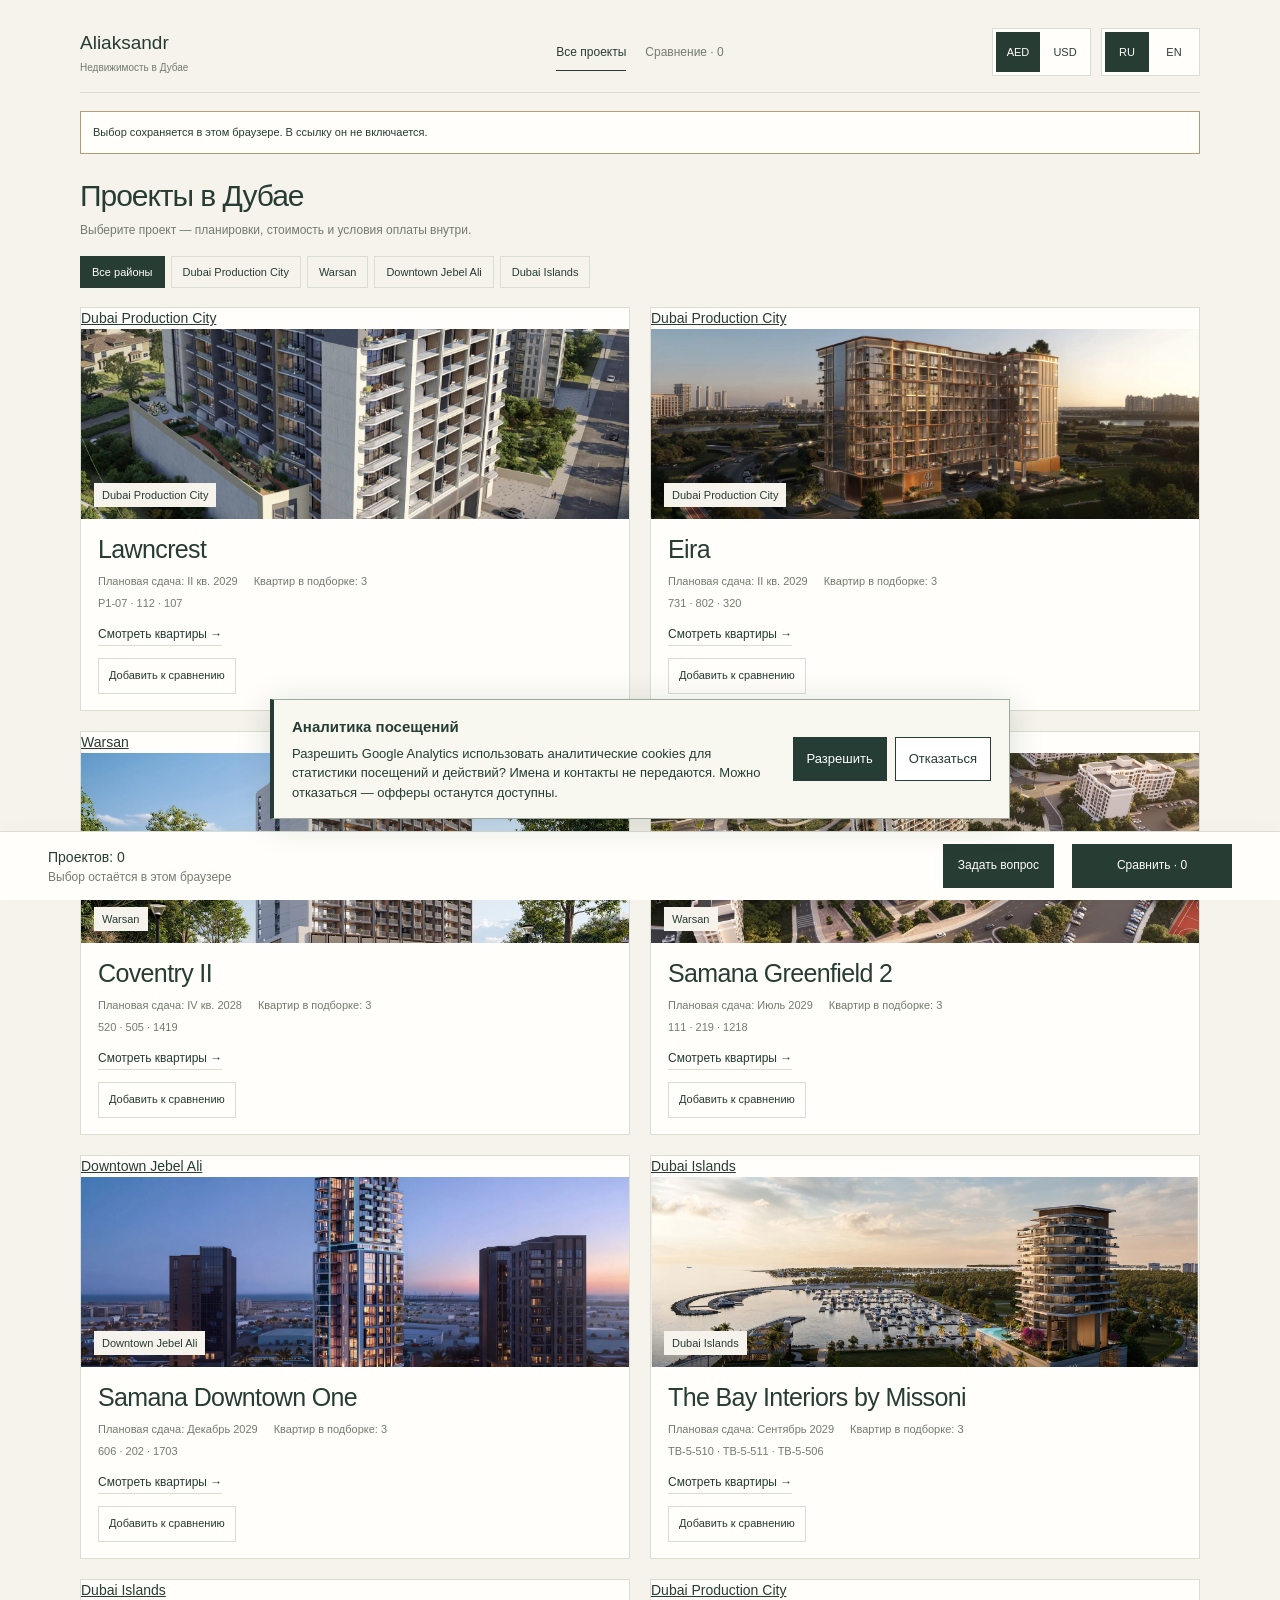
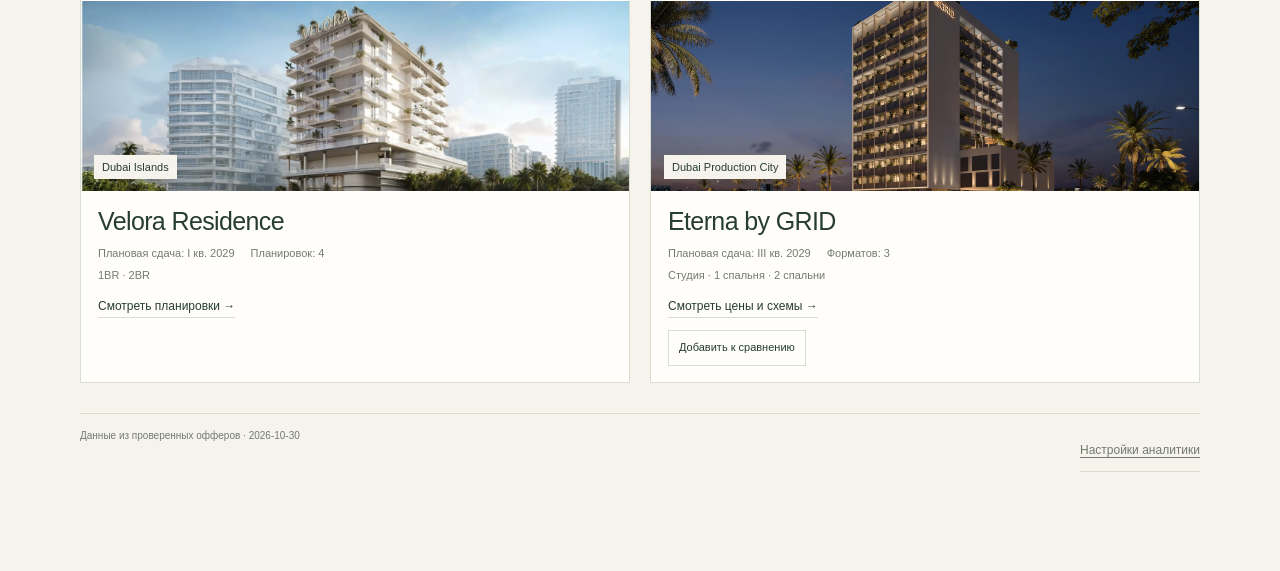
<file: unified/index.html>
<!doctype html>
<html lang="ru">
<head>
  <meta charset="utf-8"><meta name="viewport" content="width=device-width,initial-scale=1">
  <title>Недвижимость в Дубае · Проекты и сравнение</title>
  <meta name="description" content="Планировки, стоимость и условия оплаты. Сравните выбранные проекты.">
  <link rel="canonical" href="https://aliaksandrtrus.github.io/offers/unified/">
  <meta property="og:title" content="Недвижимость в Дубае · Проекты и сравнение">
  <meta property="og:description" content="Планировки, стоимость и условия оплаты. Сравните выбранные проекты.">
  <meta property="og:type" content="website">
  <meta property="og:url" content="https://aliaksandrtrus.github.io/offers/unified/">
  <meta property="og:image" content="https://aliaksandrtrus.github.io/offers/unified/images/preview-unified-v02.jpg">
  <meta property="og:image:type" content="image/jpeg">
  <meta property="og:image:width" content="1200">
  <meta property="og:image:height" content="630">
  <meta property="og:image:alt" content="Lawncrest · визуализация одного из представленных проектов">
  <link rel="stylesheet" href="styles.css"><link rel="stylesheet" href="unified.css?v=20261031-district-five-v03"><link rel="stylesheet" href="analytics.css?v=20261031-district-five-v03">
  <link rel="stylesheet" href="district-slides.css?v=20261111-dubai-islands-v01"><script defer src="district-data.js?v=20261111-dubai-islands-v01"></script><script defer src="district-slides.js?v=20261111-dubai-islands-v01"></script>
  <script defer src="district-offer.js?v=20261102-district-in-offer-v02"></script>
  <script defer src="offers.js?v=20261113-velora-overview-v01"></script><script defer src="offer-shells.js?v=20261113-velora-overview-v01"></script><script defer src="analytics.js?v=20261031-district-five-v03"></script><script defer src="contact.js?v=20261113-velora-overview-v01"></script><script defer src="offer-bridge.js?v=20261113-velora-overview-v01"></script><script defer src="app.js?v=20261113-velora-overview-v01"></script>
  <link rel="stylesheet" href="contact.css?v=20261031-district-five-v03">
  <link rel="stylesheet" href="matrix.css?v=20261031-district-five-v03">
</head>
<body>
  <div class="page">
    <header class="header">
      <a class="brand" href="#projects"><strong>Aliaksandr</strong><span>Недвижимость в Дубае</span></a>
      <nav id="primary-nav" aria-label="Разделы страницы"></nav>
      <div class="preferences">
        <div class="switch" role="group" aria-label="Валюта"><button data-currency="AED" aria-pressed="true">AED</button><button data-currency="USD" aria-pressed="false">USD</button></div>
        <div class="switch" role="group" aria-label="Язык"><button data-language="ru" aria-label="Русский" aria-pressed="true">RU</button><button data-language="en" aria-label="English" aria-pressed="false">EN</button></div>
      </div>
    </header>
    <p id="storage-notice" class="storage-notice" role="status"></p>
    <main id="main" tabindex="-1"></main>
    <footer><span id="source-note"></span></footer>
  </div>
  <aside id="selection-bar" class="selection-bar" aria-label="Выбор проектов"></aside>
  <p class="sr-only" id="announcement" role="status" aria-live="polite"></p>
  <noscript>Для просмотра предложений включите JavaScript. / Enable JavaScript to view the offers.</noscript>
</body>
</html>
</file>
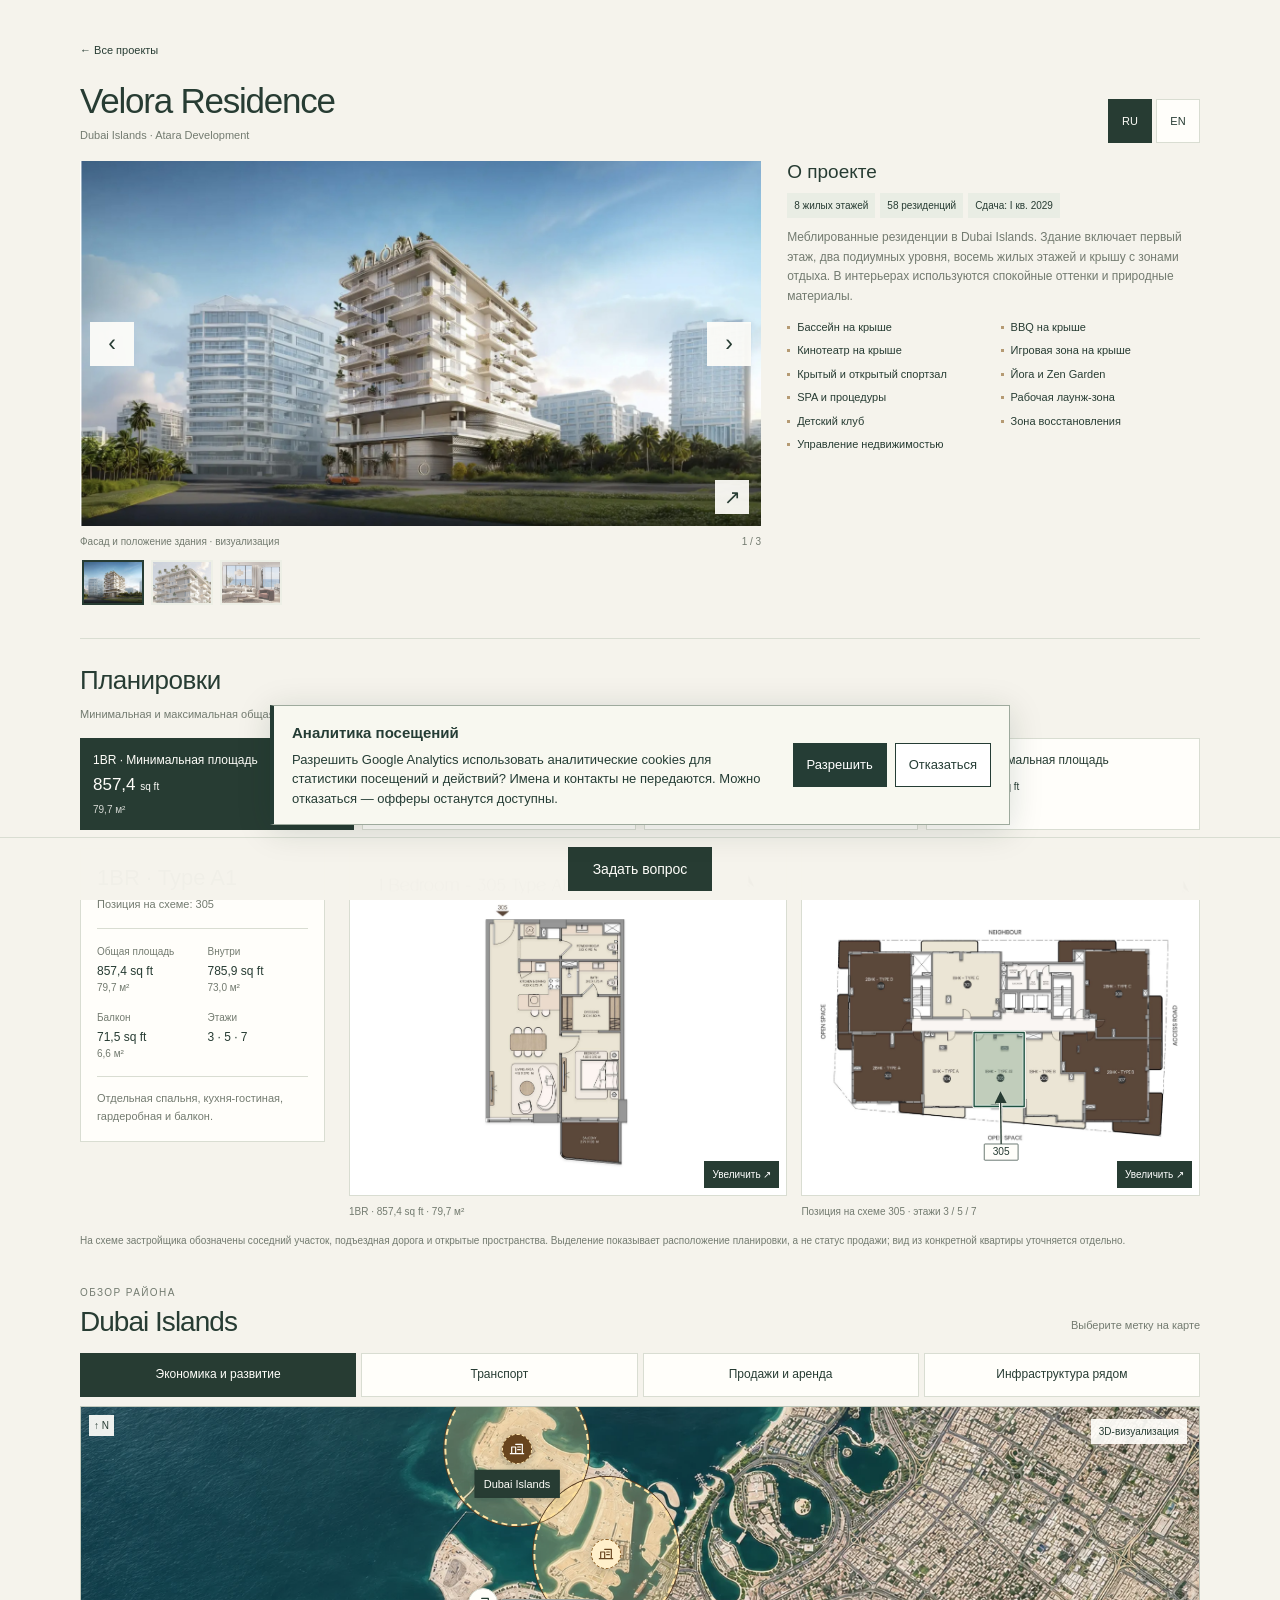
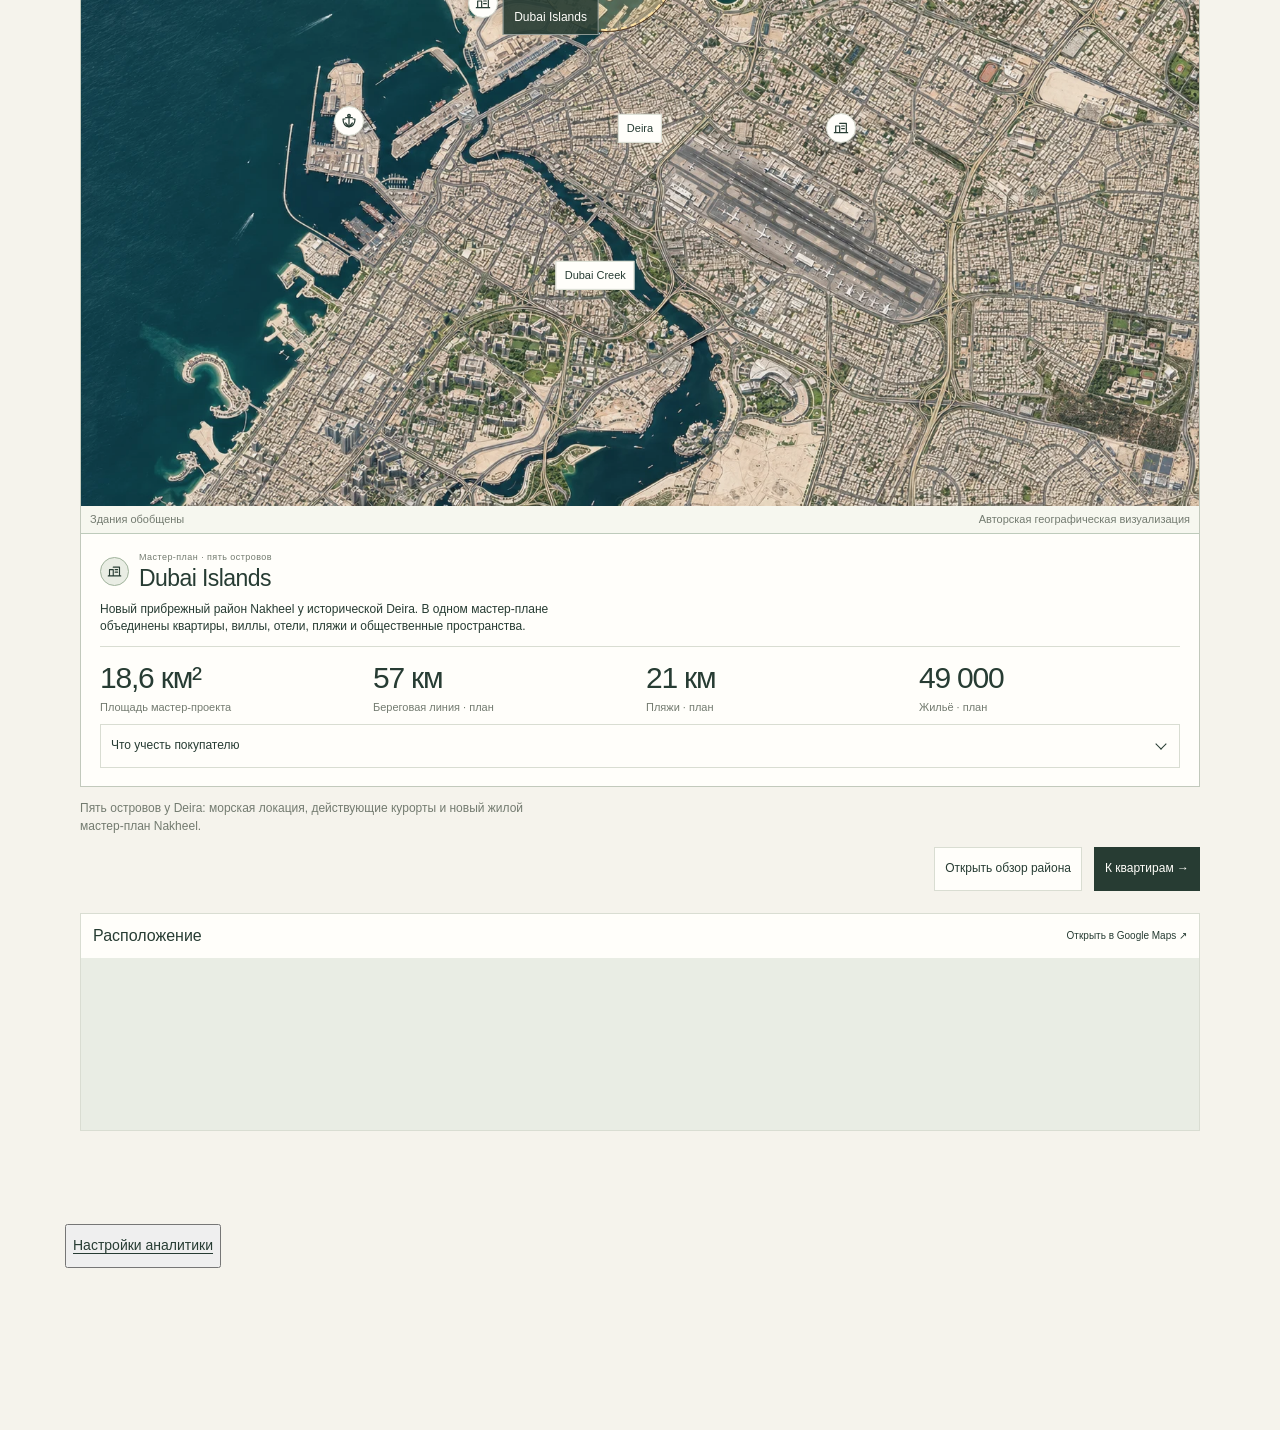
<file: velora-residence-v01/index.html>
<!doctype html>
<html lang="ru"><head><meta charset="utf-8"><meta name="viewport" content="width=device-width,initial-scale=1"><title>Velora Residence · Планировки 1BR и 2BR</title>
<meta name="description" content="Velora Residence в Dubai Islands: планировки 1BR и 2BR, расположение на этажах и визуализации проекта.">
<link rel="canonical" href="https://aliaksandrtrus.github.io/offers/velora-residence-v01/"><meta property="og:title" content="Velora Residence · Планировки 1BR и 2BR"><meta property="og:description" content="Минимальная и максимальная площадь каждого типа, планы этажей и расположение проекта в Dubai Islands."><meta property="og:type" content="website"><meta property="og:url" content="https://aliaksandrtrus.github.io/offers/velora-residence-v01/"><meta property="og:image" content="https://aliaksandrtrus.github.io/offers/velora-residence-v01/images/preview.jpg"><meta property="og:image:type" content="image/jpeg"><meta property="og:image:width" content="1200"><meta property="og:image:height" content="630"><meta property="og:image:alt" content="Velora Residence · визуализация здания">
<meta name="offer-surface" content="standalone"><meta name="offer-contact-url" content="https://aliaksandrtrus.github.io/offers/velora-residence-v01/">
<script id="offer-data" type="application/json">{"schemaVersion":1,"kind":"project_overview","project":{"name":"Velora Residence","developer":"Atara Development","location":{"ru":"Dubai Islands","en":"Dubai Islands"},"counts":[{"ru":"8 жилых этажей","en":"8 residential floors"},{"ru":"58 резиденций","en":"58 residences"}],"handover":{"value":{"ru":"I кв. 2029","en":"Q1 2029"}},"description":{"ru":"Меблированные резиденции в Dubai Islands. Здание включает первый этаж, два подиумных уровня, восемь жилых этажей и крышу с зонами отдыха. В интерьерах используются спокойные оттенки и природные материалы.","en":"Furnished residences in Dubai Islands. The building includes a ground floor, two podium levels, eight residential floors and a rooftop with leisure areas. Interiors feature a calm palette and natural materials."},"amenities":[{"ru":"Бассейн на крыше","en":"Rooftop pool"},{"ru":"BBQ на крыше","en":"Rooftop barbecue"},{"ru":"Кинотеатр на крыше","en":"Rooftop cinema"},{"ru":"Игровая зона на крыше","en":"Rooftop games area"},{"ru":"Крытый и открытый спортзал","en":"Indoor and outdoor gyms"},{"ru":"Йога и Zen Garden","en":"Yoga and Zen Garden"},{"ru":"SPA и процедуры","en":"Spa and treatment room"},{"ru":"Рабочая лаунж-зона","en":"Work lounge"},{"ru":"Детский клуб","en":"Kids club"},{"ru":"Зона восстановления","en":"Recovery circuit"},{"ru":"Управление недвижимостью","en":"Property management"}]},"gallery":[{"src":"images/facade.jpg","caption":{"ru":"Фасад и положение здания · визуализация","en":"Facade and building setting · rendering"}},{"src":"images/facade-detail.jpg","caption":{"ru":"Балконы и фасад · визуализация","en":"Balconies and facade · rendering"}},{"src":"images/interior.jpg","caption":{"ru":"Интерьер · визуализация","en":"Interior · rendering"}}],"units":[],"layouts":[{"id":"1br-min","bedrooms":"1BR","category":"minimum_area","type":"Type A1","reference":"305","totalSqft":857.35,"totalM2":79.650421344,"internalSqft":785.87,"internalM2":73.00971204480001,"balconySqft":71.47,"balconyM2":6.6397802688,"floors":[3,5,7],"description":{"ru":"Отдельная спальня, кухня-гостиная, гардеробная и балкон.","en":"Separate bedroom, open-plan kitchen and living room, dressing area and balcony."},"plans":{"unit":{"src":"images/1br-min-unit.jpg"},"floor":{"src":"images/1br-min-floor.svg","selection":{"reference":"305","sourceKeyPlanVerified":true,"footprint":"enclosed apartment position"}}}},{"id":"1br-max","bedrooms":"1BR","category":"maximum_area","type":"Type C","reference":"801","totalSqft":1080.27,"totalM2":100.3603670208,"internalSqft":938.07,"internalM2":87.14955473280001,"balconySqft":142.19,"balconyM2":13.209883257600001,"floors":[8],"description":{"ru":"Отдельная спальня, кухня-гостиная, кладовая и угловой балкон.","en":"Separate bedroom, open-plan kitchen and living room, storage room and corner balcony."},"plans":{"unit":{"src":"images/1br-max-unit.jpg"},"floor":{"src":"images/1br-max-floor.svg","selection":{"reference":"801","sourceKeyPlanVerified":true,"footprint":"enclosed apartment position"}}}},{"id":"2br-min","bedrooms":"2BR","category":"minimum_area","type":"Type A","reference":"303","totalSqft":1128.81,"totalM2":104.8698805824,"internalSqft":1026.23,"internalM2":95.33988673920001,"balconySqft":102.58,"balconyM2":9.5299938432,"floors":[3,5,7],"description":{"ru":"Две отдельные спальни, кухня-гостиная и два балкона.","en":"Two separate bedrooms, open-plan kitchen and living room, and two balconies."},"plans":{"unit":{"src":"images/2br-min-unit.jpg"},"floor":{"src":"images/2br-min-floor.svg","selection":{"reference":"303","sourceKeyPlanVerified":true,"footprint":"enclosed apartment position"}}}},{"id":"2br-max","bedrooms":"2BR","category":"maximum_area","type":"Type E","reference":"804","totalSqft":1860.54,"totalM2":172.8498220416,"internalSqft":1516.31,"internalM2":140.8698085824,"balconySqft":344.23,"balconyM2":31.980013459200002,"floors":[8],"description":{"ru":"Две спальни, отдельный кабинет, кухня-гостиная и балконы.","en":"Two bedrooms, a separate study, open-plan kitchen and living room, and balconies."},"plans":{"unit":{"src":"images/2br-max-unit.jpg"},"floor":{"src":"images/2br-max-floor.svg","selection":{"reference":"804","sourceKeyPlanVerified":true,"footprint":"enclosed apartment position"}}}}],"map":{"link":"https://maps.app.goo.gl/AcpHHggbPp3AnfGT8","embedUrl":"https://www.google.com/maps?q=25.288283%2C55.297465&z=17&output=embed"},"contact":{"projectId":"velora-residence","publicUrl":"https://aliaksandrtrus.github.io/offers/velora-residence-v01/"}}</script><style>:root{--paper:#f5f3ec;--white:#fffefa;--ink:#273c33;--muted:#737b70;--line:#d9ddd2;--soft:#e9ede4;--sand:#b59a73;--sans:'Bahnschrift','Segoe UI','Helvetica Neue',Arial,Helvetica,sans-serif}
*{box-sizing:border-box}body{margin:0;background:var(--paper);color:var(--ink);font:14px/1.5 var(--sans);-webkit-font-smoothing:antialiased}body.viewer-open{overflow:hidden}[hidden]{display:none!important}button{font:inherit;color:inherit;cursor:pointer;-webkit-tap-highlight-color:transparent}button:focus-visible,a:focus-visible{outline:2px solid #987a4f;outline-offset:3px}button:disabled{opacity:.35;cursor:default}img{display:block;width:100%;height:auto}h1,h2,h3,p,figure{margin:0}h1,h2,h3{font-weight:400}a{color:var(--ink)}.num{font-variant-numeric:lining-nums tabular-nums}.page{width:min(1120px,calc(100% - 64px));margin:28px auto 32px}.project-header{display:flex;justify-content:space-between;align-items:end;gap:20px;margin-bottom:18px}.project-header h1{font:35px/1.1 var(--sans);letter-spacing:-.035em}.location{font-size:11px;color:var(--muted);margin-top:6px}.header-controls{display:flex;gap:4px}.language-button{display:grid;place-items:center;min-width:44px;min-height:44px;padding:8px;border:1px solid var(--line);background:var(--white);font-size:11px}.language-button[aria-pressed=true]{background:var(--ink);color:var(--white);border-color:var(--ink)}
.project-overview-grid{display:grid;grid-template-columns:minmax(0,1.65fr) minmax(300px,1fr);gap:26px;align-items:start}.gallery,.project-aside{min-width:0}.visual-wrap{position:relative;overflow:hidden;background:var(--soft)}.visual-open{display:block;padding:0;border:0;width:100%;background:transparent}.visual-open img{height:365px;object-fit:cover;object-position:50% 50%}.expand-mark{position:absolute;right:12px;bottom:12px;display:grid;place-items:center;width:34px;height:34px;background:rgba(255,254,250,.93);font-size:20px;pointer-events:none}.photo-arrow{position:absolute;top:calc(50% - 22px);width:44px;height:44px;border:0;background:rgba(255,254,250,.92);font-size:23px}.photo-prev{left:10px}.photo-next{right:10px}.photo-caption{display:flex;justify-content:space-between;gap:12px;margin:8px 0;font-size:10px;color:var(--muted)}.thumbs{display:flex;gap:7px;padding:3px 2px 6px}.thumb{flex:0 0 62px;width:62px;height:45px;padding:0;border:2px solid transparent;background:var(--soft);opacity:.65}.thumb img{width:100%;height:100%;object-fit:cover}.thumb[aria-pressed=true]{border-color:var(--ink);opacity:1}.project-copy h2{font-size:19px;line-height:1.2;margin-bottom:9px}.project-counts{display:flex;gap:5px;flex-wrap:wrap;margin-bottom:10px}.project-counts span{font-size:10px;background:var(--soft);padding:5px 7px;white-space:nowrap}.project-copy p{font-size:12px;color:var(--muted);line-height:1.65}.amenities{display:grid;grid-template-columns:1fr 1fr;gap:7px 14px;list-style:none;padding:0;margin:12px 0 0;font-size:11px}.amenities li{padding-left:10px;position:relative}.amenities li:before{content:'';width:3px;height:3px;background:var(--sand);position:absolute;left:0;top:7px}
.detail-section{margin-top:27px;padding-top:22px;border-top:1px solid var(--line)}.section-head{margin-bottom:15px}.section-head h2{font-size:26px;letter-spacing:-.02em}.section-sub{font-size:11px;color:var(--muted);margin-top:5px;line-height:1.65}.layout-options{display:grid;grid-template-columns:repeat(4,minmax(0,1fr));gap:8px;margin:0 0 18px}.layout-option{display:flex;flex-direction:column;gap:6px;text-align:left;min-height:88px;border:1px solid var(--line);padding:12px;background:var(--white)}.layout-option[aria-pressed=true]{background:var(--ink);color:var(--white);border-color:var(--ink)}.layout-option .layout-name{font-size:12px}.layout-option .layout-size{font-size:17px;line-height:1.2}.layout-option .layout-size small{font-size:10px}.layout-option .layout-secondary{font-size:10px;opacity:.8}.layout-detail{display:grid;grid-template-columns:245px minmax(0,1fr);gap:24px;align-items:start}.layout-summary{background:var(--white);border:1px solid var(--line);padding:16px;min-width:0}.layout-summary h3{font-size:22px;line-height:1.2}.layout-example{color:var(--muted);font-size:11px;margin-top:5px}.layout-facts{display:grid;grid-template-columns:1fr 1fr;gap:15px 10px;margin-top:16px;padding:15px 0;border-top:1px solid var(--line);border-bottom:1px solid var(--line)}.layout-facts small{display:block;font-size:10px;color:var(--muted);margin-bottom:4px}.layout-facts strong{display:block;font-size:12px;font-weight:400;line-height:1.45}.layout-facts .secondary{font-size:10px;color:var(--muted)}.layout-description{font-size:11px;line-height:1.65;color:var(--muted);margin-top:12px}.plans-grid{display:grid;grid-template-columns:1.1fr 1fr;gap:14px;min-width:0}.plan-card{min-width:0}.plan-canvas{position:relative;display:block;padding:9px;width:100%;border:1px solid var(--line);background:white}.plan-canvas img{height:328px;object-fit:contain}.plan-zoom-label{position:absolute;right:7px;bottom:7px;font-size:10px;background:var(--ink);color:white;padding:6px 8px}.plan-card figcaption{font-size:10px;line-height:1.65;color:var(--muted);margin-top:8px}.position-note{font-size:10px;color:var(--muted);line-height:1.65;margin-top:13px}.location-card{margin-top:22px;border:1px solid var(--line);background:var(--white)}.map-head{display:flex;align-items:center;justify-content:space-between;gap:10px;padding:0 12px;min-height:44px}.map-head h2{font-size:16px}.map-link{display:inline-flex;align-items:center;min-height:44px;font-size:10px;text-decoration:none;flex-shrink:0}.map-link:hover{text-decoration:underline}.map-frame{height:172px;background:var(--soft);overflow:hidden}.map-frame iframe{width:100%;height:100%;border:0;display:block}.standalone-back{display:inline-flex;min-height:44px;align-items:center;text-decoration:none;font-size:11px;margin-bottom:10px}.standalone-bar{position:fixed;z-index:20;bottom:0;left:0;right:0;display:flex;justify-content:center;padding:9px 16px;background:rgba(245,243,236,.98);border-top:1px solid var(--line)}.standalone-bar button{min-height:44px;padding:10px 24px;background:var(--ink);color:var(--white);border:1px solid var(--ink)}body:has(.standalone-bar){padding-bottom:calc(var(--selection-bar-height,63px) + 12px)}
.viewer{width:min(1260px,calc(100vw - 24px));height:calc(100dvh - 24px);max-width:none;max-height:100dvh;border:0;padding:0;background:var(--paper);color:var(--ink);overflow:hidden}.viewer::backdrop{background:rgba(15,28,20,.82)}.viewer-bar{height:64px;padding:8px 12px;display:flex;justify-content:space-between;align-items:center;gap:10px;border-bottom:1px solid var(--line);background:var(--white)}.viewer-title{font-size:12px;line-height:1.5;max-width:55%}.viewer-tools{display:flex;gap:4px}.viewer-tools button{border:1px solid var(--line);background:var(--white);min-width:44px;min-height:44px;padding:7px;font-size:16px}.viewer-tools button[data-viewer-reset]{font-size:10px}.viewer-stage{height:calc(100% - 64px);overflow:hidden;position:relative;touch-action:none;cursor:grab;background:white}.viewer-stage.dragging{cursor:grabbing}.viewer-stage img{width:100%;height:100%;object-fit:contain;transform-origin:center;user-select:none;-webkit-user-drag:none}.viewer-photo-arrows{position:absolute;top:50%;left:10px;right:10px;display:flex;justify-content:space-between;pointer-events:none}.viewer-photo-arrows button{pointer-events:auto;width:44px;height:44px;border:1px solid var(--line);background:var(--white);font-size:24px}.sr-only{position:absolute;width:1px;height:1px;overflow:hidden;clip:rect(0,0,0,0);white-space:nowrap}
@media(max-width:900px){.project-overview-grid{grid-template-columns:minmax(0,1.3fr) minmax(280px,1fr);gap:20px}.visual-open img{height:330px}.layout-detail{grid-template-columns:220px minmax(0,1fr);gap:16px}.plan-canvas img{height:280px}}
@media(max-width:760px){.page{width:calc(100% - 32px);margin:16px auto 24px}.project-header{align-items:center;gap:10px;margin-bottom:14px}.project-header h1{font-size:29px}.location{font-size:10px}.project-overview-grid{grid-template-columns:1fr;gap:16px}.visual-open img{height:auto;aspect-ratio:1.77;object-fit:cover}.project-copy h2{font-size:19px}.amenities{gap:7px 12px}.detail-section{margin-top:22px;padding-top:18px}.section-head h2{font-size:24px}.layout-options{grid-template-columns:1fr 1fr;gap:7px;margin-bottom:14px}.layout-option{min-height:86px;padding:11px 10px}.layout-option .layout-name{font-size:11px}.layout-option .layout-size{font-size:16px}.layout-detail{grid-template-columns:1fr;gap:14px}.layout-summary{padding:14px}.layout-summary h3{font-size:21px}.layout-facts{grid-template-columns:repeat(4,minmax(0,1fr));gap:7px;margin-top:12px;padding:12px 0}.layout-facts strong{font-size:11px}.layout-facts small{font-size:9px}.plans-grid{gap:9px;grid-template-columns:1fr 1fr}.plan-canvas{padding:5px}.plan-canvas img{height:215px}.plan-zoom-label{padding:4px 6px;right:5px;bottom:5px;font-size:9px}.plan-card figcaption{font-size:9px}.map-head{padding:0 9px}.map-link{font-size:9px}.viewer{width:calc(100vw - 12px);height:calc(100dvh - 12px)}.viewer-bar{height:106px;display:block;padding:8px}.viewer-title{font-size:11px;max-width:none;min-height:36px}.viewer-tools{justify-content:flex-end}.viewer-stage{height:calc(100% - 106px)}}
@media(max-width:350px){.project-header h1{font-size:25px}.language-button{min-width:44px}.project-counts{gap:4px}.project-counts span{font-size:9px;padding:5px 6px}.layout-facts{grid-template-columns:1fr 1fr;gap:12px}.plan-canvas img{height:185px}.layout-option .layout-size{font-size:15px}}
</style></head><body>
<main id="overview" class="page" hidden>
<a id="standalone-back" class="standalone-back" href="../unified/#projects">← Все проекты</a>
<header class="project-header"><div><h1 id="project-name"></h1><p class="location" id="project-location"></p></div><div class="header-controls" role="group" aria-label="Language / Язык"><button type="button" class="language-button" data-language="ru" aria-pressed="true" aria-label="Русский">RU</button><button type="button" class="language-button" data-language="en" aria-pressed="false" aria-label="English">EN</button></div></header>
<div class="project-overview-grid"><section class="gallery" data-section="photos"><div class="visual-wrap"><button type="button" class="visual-open" id="gallery-open"><img id="gallery-image" alt="" width="1482" height="836"><span class="expand-mark" aria-hidden="true">↗</span></button><button type="button" class="photo-arrow photo-prev" id="photo-prev">‹</button><button type="button" class="photo-arrow photo-next" id="photo-next">›</button></div><div class="photo-caption"><span id="gallery-caption"></span><span id="gallery-count" class="num"></span></div><div class="thumbs" id="thumbs"></div></section><aside class="project-aside project-copy" data-section="description"><h2 id="about-title"></h2><div class="project-counts" id="project-counts"></div><p id="project-description"></p><ul class="amenities" id="amenities"></ul></aside></div>
<section id="apartments" class="detail-section" data-section="apartments"><div class="section-head"><h2 id="layouts-title"></h2><p id="layouts-intro" class="section-sub"></p></div><div class="layout-options" id="layout-options" role="group" aria-label="1BR / 2BR"></div><div class="layout-detail"><section id="layout-summary" class="layout-summary" aria-live="polite"></section><div class="plans-grid"><figure class="plan-card"><button type="button" class="plan-canvas" id="unit-open"><img id="unit-plan" alt="" width="1218" height="920"><span class="plan-zoom-label" id="unit-zoom-label"></span></button><figcaption id="unit-caption"></figcaption></figure><figure class="plan-card"><button type="button" class="plan-canvas" id="floor-open"><img id="floor-plan" alt="" width="1120" height="870"><span class="plan-zoom-label" id="floor-zoom-label"></span></button><figcaption id="floor-caption"></figcaption></figure></div></div><p class="position-note" id="position-note"></p></section>
<section id="location" class="location-card" data-section="map"><div class="map-head"><h2 id="location-title"></h2><a id="map-link" class="map-link" target="_blank" rel="noopener noreferrer"></a></div><div class="map-frame"><iframe id="project-map" title="Velora Residence" loading="lazy" referrerpolicy="no-referrer-when-downgrade" allowfullscreen></iframe></div></section>
</main>
<dialog id="viewer" class="viewer" aria-labelledby="viewer-title"><div class="viewer-bar"><p class="viewer-title" id="viewer-title"></p><div class="viewer-tools"><button type="button" id="viewer-minus">−</button><button type="button" id="viewer-reset" data-viewer-reset>100%</button><button type="button" id="viewer-plus">+</button><button type="button" id="viewer-close">×</button></div></div><div class="viewer-stage" id="viewer-stage"><img id="viewer-image" alt="" draggable="false"><div class="viewer-photo-arrows" id="viewer-photo-arrows"><button type="button" id="viewer-prev">‹</button><button type="button" id="viewer-next">›</button></div></div></dialog>
<noscript>Для просмотра проекта включите JavaScript. / Enable JavaScript to view the project.</noscript>
<script>(() => {
  'use strict';
  const data = JSON.parse(document.getElementById('offer-data').textContent);
  const asset = src => typeof src === 'string' && /^images\/[a-zA-Z0-9_./-]+$/.test(src) && !src.split('/').includes('..');
  const source = src => { if (!asset(src)) throw Error('Invalid project image'); return src; };
  const overview = document.getElementById('overview');
  const q = id => document.getElementById(id);
  const escape = value => String(value).replace(/[&<>"']/g,c=>({'&':'&amp;','<':'&lt;','>':'&gt;','"':'&quot;',"'":'&#39;'}[c]));
  let language = 'ru', photoIndex = 0, selected = data.layouts[0].id;
  const storageKey = 'personal-offers:project-layout:' + data.contact.projectId + ':v1';
  try { const saved = window.localStorage.getItem(storageKey); if (data.layouts.some(x => x.id === saved)) selected = saved; } catch {}
  const local = value => typeof value === 'string' ? value : value?.[language] || '';
  const number = value => new Intl.NumberFormat(language === 'ru' ? 'ru-RU' : 'en-GB',{minimumFractionDigits:1,maximumFractionDigits:1}).format(value);
  const area = (sqft,m2) => number(sqft) + ' sq ft · ' + number(m2) + (language === 'ru' ? ' м²' : ' m²');
  const current = () => data.layouts.find(x => x.id === selected);
  const words = {
    ru:{about:'О проекте',handover:'Сдача',layouts:'Планировки',intro:'Минимальная и максимальная общая площадь каждого типа по буклету. Наличие конкретных квартир уточняется.',min:'Минимальная площадь',max:'Максимальная площадь',total:'Общая площадь',internal:'Внутри',balcony:'Балкон',floors:'Этажи',example:'Позиция на схеме',unitPlan:'Планировка',floorPlan:'Расположение на этаже',zoom:'Увеличить',location:'Расположение',maps:'Открыть в Google Maps ↗',prev:'Предыдущее фото',next:'Следующее фото',openPhoto:'Увеличить изображение',close:'Закрыть',zoomIn:'Приблизить',zoomOut:'Отдалить',reset:'Сбросить масштаб',photo:'Визуализация',back:'← Все проекты',question:'Задать вопрос',position:'На схеме застройщика обозначены соседний участок, подъездная дорога и открытые пространства. Выделение показывает расположение планировки, а не статус продажи; вид из конкретной квартиры уточняется отдельно.'},
    en:{about:'About the project',handover:'Handover',layouts:'Floor plans',intro:'Smallest and largest total areas of each type in the brochure. Availability of individual apartments is to be confirmed.',min:'Smallest area',max:'Largest area',total:'Total area',internal:'Internal area',balcony:'Balcony',floors:'Floors',example:'Position on the plan',unitPlan:'Apartment layout',floorPlan:'Position on the floor',zoom:'Enlarge',location:'Location',maps:'Open in Google Maps ↗',prev:'Previous photo',next:'Next photo',openPhoto:'Enlarge image',close:'Close',zoomIn:'Zoom in',zoomOut:'Zoom out',reset:'Reset zoom',photo:'Rendering',back:'← All projects',question:'Ask a question',position:'The developer plan marks the neighbouring plot, access road and open spaces. Highlighting shows the layout position, not a sales status; views from an individual apartment need separate confirmation.'}
  };
  const t = key => words[language][key];
  const category = item => t(item.category === 'minimum_area' ? 'min' : 'max');
  const event = (name,extra) => window.offerAnalyticsEvent?.(name,{project_id:data.contact.projectId,unit_id:'',...extra});
  let suppressGalleryClickUntil = 0;
  let opener = null, modalKind = '', scale = 1, panX = 0, panY = 0, drag = null, pinch = null;
  const pointers = new Map(), viewer = q('viewer'), stage = q('viewer-stage');

  function layoutTitle(item) { return item.bedrooms + ' · ' + category(item); }
  function renderPhoto() {
    const item = data.gallery[photoIndex];
    q('gallery-image').src = source(item.src); q('gallery-image').alt = local(item.caption);
    q('gallery-caption').textContent = local(item.caption); q('gallery-count').textContent = (photoIndex+1) + ' / ' + data.gallery.length;
    q('gallery-open').setAttribute('aria-label',t('openPhoto')+' · '+local(item.caption));
    q('photo-prev').setAttribute('aria-label',t('prev')); q('photo-next').setAttribute('aria-label',t('next'));
    q('thumbs').innerHTML = data.gallery.map((x,i)=>`<button class="thumb" type="button" data-photo="${i}" aria-pressed="${i===photoIndex}" aria-label="${escape(local(x.caption))}"><img src="${source(x.src)}" alt="" width="124" height="90"></button>`).join('');
  }
  function renderLayout() {
    const item = current();
    q('layout-options').innerHTML = data.layouts.map(x=>`<button type="button" class="layout-option unit-option" data-layout="${x.id}" aria-pressed="${x.id===selected}"><span class="layout-name">${escape(layoutTitle(x))}</span><span class="layout-size num">${number(x.totalSqft)} <small>sq ft</small></span><span class="layout-secondary num">${number(x.totalM2)} ${language==='ru'?'м²':'m²'}</span></button>`).join('');
    const fact = (label,sqft,m2) => `<div><small>${label}</small><strong class="num">${number(sqft)} sq ft</strong><strong class="secondary num">${number(m2)} ${language==='ru'?'м²':'m²'}</strong></div>`;
    q('layout-summary').innerHTML = `<h3>${item.bedrooms} · ${escape(item.type)}</h3><p class="layout-example">${t('example')}: <span class="num">${item.reference}</span></p><div class="layout-facts">${fact(t('total'),item.totalSqft,item.totalM2)}${fact(t('internal'),item.internalSqft,item.internalM2)}${fact(t('balcony'),item.balconySqft,item.balconyM2)}<div><small>${t('floors')}</small><strong class="num">${item.floors.join(' · ')}</strong></div></div><p class="layout-description">${escape(local(item.description))}</p>`;
    for (const kind of ['unit','floor']) {
      const img = q(kind+'-plan'), label = t(kind==='unit'?'unitPlan':'floorPlan');
      img.src = source(item.plans[kind].src); img.alt = label+' · '+item.bedrooms+' · '+item.reference;
      q(kind+'-open').setAttribute('aria-label',t('zoom')+' · '+img.alt);
      q(kind+'-caption').textContent = kind==='unit' ? item.bedrooms+' · '+area(item.totalSqft,item.totalM2) : t('example')+' '+item.reference+' · '+t('floors').toLowerCase()+' '+item.floors.join(' / ');
      q(kind+'-zoom-label').textContent = t('zoom')+' ↗';
    }
  }
  function render() {
    overview.hidden = false;
    document.documentElement.lang = language;
    q('project-name').textContent = data.project.name;
    q('project-location').textContent = local(data.project.location)+' · '+data.project.developer;
    q('about-title').textContent = t('about');
    q('project-counts').innerHTML = [...data.project.counts.map(local),t('handover')+': '+local(data.project.handover.value)].map(x=>'<span>'+escape(x)+'</span>').join('');
    q('project-description').textContent = local(data.project.description);
    q('amenities').innerHTML = data.project.amenities.map(x=>'<li>'+escape(local(x))+'</li>').join('');
    q('layouts-title').textContent = t('layouts'); q('layouts-intro').textContent = t('intro');
    q('position-note').textContent = t('position');
    q('location-title').textContent = t('location'); q('map-link').textContent = t('maps');q('map-link').href = data.map.link;
    const frame = q('project-map'); if (frame.getAttribute('src') !== data.map.embedUrl) frame.src = data.map.embedUrl;
    frame.title = t('location')+' · '+data.project.name;
    overview.querySelectorAll('[data-language]').forEach(b=>b.setAttribute('aria-pressed',String(b.dataset.language===language)));
    const back = q('standalone-back'); if(back)back.textContent = t('back');
    const contact = q('standalone-question'); if(contact)contact.textContent = t('question');
    q('viewer-close').setAttribute('aria-label',t('close'));q('viewer-plus').setAttribute('aria-label',t('zoomIn'));q('viewer-minus').setAttribute('aria-label',t('zoomOut'));q('viewer-reset').setAttribute('aria-label',t('reset'));
    q('viewer-prev').setAttribute('aria-label',t('prev'));q('viewer-next').setAttribute('aria-label',t('next'));
    renderPhoto(); renderLayout();
  }
  function transform() {
    const rect=stage.getBoundingClientRect(),maxX=rect.width*(scale-1)/2,maxY=rect.height*(scale-1)/2;
    panX=Math.max(-maxX,Math.min(maxX,panX));panY=Math.max(-maxY,Math.min(maxY,panY));
    q('viewer-image').style.transform=`translate(${panX}px,${panY}px) scale(${scale})`;
    q('viewer-minus').disabled=scale<=1;q('viewer-plus').disabled=scale>=4;q('viewer-reset').textContent=Math.round(scale*100)+'%';
  }
  function zoom(next) { scale=Math.max(1,Math.min(4,next));if(scale===1){panX=0;panY=0;}transform(); }
  function renderViewer() {
    const item=current(),photo=data.gallery[photoIndex],image=q('viewer-image');
    image.src=source(modalKind==='photo'?photo.src:item.plans[modalKind].src);
    const title=modalKind==='photo'?local(photo.caption):t(modalKind==='unit'?'unitPlan':'floorPlan')+' · '+layoutTitle(item)+' · '+area(item.totalSqft,item.totalM2);
    q('viewer-title').textContent=title;image.alt=title;
    q('viewer-photo-arrows').hidden=modalKind!=='photo';zoom(1);
  }
  function openViewer(kind,button) {
    if(viewer.open)return;modalKind=kind;opener=button;renderViewer();viewer.showModal();document.body.classList.add('viewer-open');q('viewer-close').focus({preventScroll:true});
    if(kind==='photo')event('photo_open',{photo_index:photoIndex+1,view_context:'viewer',section_id:'photos',action:'open'});
    else event('plan_open',{plan_type:kind,section_id:'apartments',action:'open'});
  }
  function changePhoto(index,context='gallery') {
    const next=(index+data.gallery.length)%data.gallery.length;if(next===photoIndex)return;
    photoIndex=next;renderPhoto();if(viewer.open&&modalKind==='photo')renderViewer();
    event('photo_change',{photo_index:photoIndex+1,view_context:context,section_id:'photos',action:'change'});
  }
  overview.addEventListener('click',e=>{
    const b=e.target.closest('button');if(!b)return;
    if(b.dataset.language){language=b.dataset.language;render();}
    else if(b.dataset.layout){if(selected!==b.dataset.layout){selected=b.dataset.layout;try{window.localStorage.setItem(storageKey,selected);}catch{}renderLayout();}q('layout-options').querySelector(`[data-layout="${selected}"]`)?.focus({preventScroll:true});}
    else if(b.hasAttribute('data-photo'))changePhoto(Number(b.dataset.photo));
    else if(b.id==='photo-prev')changePhoto(photoIndex-1);
    else if(b.id==='photo-next')changePhoto(photoIndex+1);
    else if(b.id==='gallery-open'&&Date.now()>suppressGalleryClickUntil)openViewer('photo',b);
    else if(b.id==='unit-open')openViewer('unit',b);
    else if(b.id==='floor-open')openViewer('floor',b);
  });
  let galleryStart=null;
  q('gallery-open').addEventListener('pointerdown',e=>{if(e.pointerType==='touch')galleryStart={x:e.clientX,y:e.clientY};});
  q('gallery-open').addEventListener('pointerup',e=>{if(!galleryStart)return;const dx=e.clientX-galleryStart.x,dy=e.clientY-galleryStart.y;galleryStart=null;if(Math.abs(dx)>50&&Math.abs(dy)<60){e.preventDefault();suppressGalleryClickUntil=Date.now()+400;changePhoto(photoIndex+(dx<0?1:-1));}});
  q('viewer-close').addEventListener('click',()=>viewer.close());q('viewer-plus').addEventListener('click',()=>zoom(scale+.5));q('viewer-minus').addEventListener('click',()=>zoom(scale-.5));q('viewer-reset').addEventListener('click',()=>zoom(1));
  q('viewer-prev').addEventListener('click',()=>changePhoto(photoIndex-1,'viewer'));q('viewer-next').addEventListener('click',()=>changePhoto(photoIndex+1,'viewer'));
  viewer.addEventListener('close',()=>{document.body.classList.remove('viewer-open');pointers.clear();drag=null;pinch=null;stage.classList.remove('dragging');opener?.focus({preventScroll:true});opener=null;});
  viewer.addEventListener('cancel',e=>{e.preventDefault();viewer.close();});
  viewer.addEventListener('keydown',e=>{if(e.key==='+'||e.key==='='){e.preventDefault();zoom(scale+.5);}else if(e.key==='-'){e.preventDefault();zoom(scale-.5);}else if(modalKind==='photo'&&['ArrowLeft','ArrowRight'].includes(e.key)){e.preventDefault();changePhoto(photoIndex+(e.key==='ArrowRight'?1:-1),'viewer');}});
  q('gallery-open').addEventListener('keydown',e=>{if(['ArrowLeft','ArrowRight'].includes(e.key)){e.preventDefault();changePhoto(photoIndex+(e.key==='ArrowRight'?1:-1));}});
  stage.addEventListener('wheel',e=>{e.preventDefault();zoom(scale+(e.deltaY<0?.25:-.25));},{passive:false});
  stage.addEventListener('dblclick',()=>zoom(scale>1?1:2));
  stage.addEventListener('pointerdown',e=>{if(e.target.closest('button'))return;stage.setPointerCapture(e.pointerId);pointers.set(e.pointerId,{x:e.clientX,y:e.clientY});drag={x:e.clientX,y:e.clientY,panX,panY};stage.classList.add('dragging');if(pointers.size===2){const [a,b]=[...pointers.values()];pinch={distance:Math.hypot(a.x-b.x,a.y-b.y),scale};}});
  stage.addEventListener('pointermove',e=>{if(!pointers.has(e.pointerId))return;pointers.set(e.pointerId,{x:e.clientX,y:e.clientY});if(pointers.size===2&&pinch){const [a,b]=[...pointers.values()];zoom(pinch.scale*Math.hypot(a.x-b.x,a.y-b.y)/pinch.distance);}else if(drag&&scale>1){panX=drag.panX+e.clientX-drag.x;panY=drag.panY+e.clientY-drag.y;transform();}});
  function endPointer(e){if(!pointers.has(e.pointerId))return;if(pointers.size===1&&drag&&scale===1&&modalKind==='photo'){const dx=e.clientX-drag.x,dy=e.clientY-drag.y;if(Math.abs(dx)>50&&Math.abs(dy)<70)changePhoto(photoIndex+(dx<0?1:-1),'viewer');}pointers.delete(e.pointerId);if(!pointers.size){drag=null;pinch=null;stage.classList.remove('dragging');}else{const p=[...pointers.values()][0];drag={...p,panX,panY};pinch=null;}}
  stage.addEventListener('pointerup',endPointer);stage.addEventListener('pointercancel',endPointer);
  window.addEventListener('resize',()=>{if(viewer.open)transform();});
  render();
})();
</script>
<!-- OFFER_CONTACT_START -->
<style>/* Contact controls are part of the existing bar, never a floating obstruction. */
.contact-trigger{min-width:44px;min-height:44px;background:var(--ink);color:var(--white);border-color:var(--ink);font-size:12px}
.page{margin-bottom:calc(var(--selection-bar-height,80px) + 30px)}html{scroll-padding-bottom:calc(var(--selection-bar-height,80px) + 16px)}
.analytics-consent{bottom:calc(var(--selection-bar-height,80px) + 12px);max-height:calc(100dvh - var(--selection-bar-height,80px) - 30px);overflow:auto}
.contact-dialog{position:fixed;inset:auto max(24px,calc((100vw - 1120px)/2)) calc(var(--selection-bar-height,80px) + 12px) auto;margin:0;width:min(400px,calc(100vw - 32px));max-width:none;max-height:calc(100dvh - var(--selection-bar-height,80px) - 28px);overflow:auto;border:1px solid var(--line);border-top:3px solid var(--ink);padding:18px;background:var(--white);color:var(--ink);box-shadow:0 12px 40px #10251b28;font-family:var(--sans)}
.contact-dialog::backdrop{background:#142a2359}.contact-heading{display:flex;align-items:center;justify-content:space-between;gap:8px;margin-bottom:8px}.contact-heading h2{font-size:21px;margin:0;letter-spacing:-.02em;font-weight:400;line-height:1.25}.contact-close{flex-shrink:0;width:44px;height:44px;border:1px solid var(--line);background:var(--paper);color:var(--ink);font-size:24px}
.contact-context{font-size:12px;color:var(--muted);margin:0 0 9px;overflow-wrap:anywhere}.contact-context:empty{display:none}#contact-description{font-size:13px;line-height:1.65;margin:0 0 15px}.contact-channels{display:grid;grid-template-columns:1fr 1fr;gap:10px}.contact-channels a{display:flex;align-items:center;justify-content:space-between;gap:10px;min-width:44px;min-height:48px;padding:12px;border:1px solid var(--ink);text-decoration:none;font-size:14px}.contact-channels a:first-child{background:var(--ink);color:var(--white)}
body.contact-open{overflow:hidden}body.contact-open .analytics-consent{visibility:hidden}body.viewer-open .contact-trigger{visibility:hidden}
 .contact-mobile-label{display:none}
@media(max-width:760px){.selection-bar{display:block;padding:8px 12px max(8px,env(safe-area-inset-bottom))}.selection-bar .selection-text{display:none}.selection-bar .bar-actions{display:grid;grid-template-columns:minmax(0,1fr) minmax(0,1fr);gap:6px 8px;width:100%}.selection-bar .contact-trigger{grid-column:1;grid-row:1;width:100%;min-height:44px;padding:10px 8px}.bar-actions>[data-compare]{grid-column:2;grid-row:1;min-height:44px;min-width:44px;padding:10px 8px}.bar-actions>[data-clear]{grid-column:1/-1;grid-row:2;min-height:44px;min-width:44px;justify-self:center;padding:8px 18px}.contact-desktop-label{display:none}.contact-mobile-label{display:inline}.contact-dialog{right:16px;padding:15px}.contact-heading h2{font-size:20px}.contact-channels a{font-size:13px}}
@media(max-height:460px){.contact-dialog{padding:12px}.contact-note{margin-top:8px}.contact-context{margin-bottom:6px}#contact-description{margin-bottom:10px}}

.selection-bar [data-clear]{min-height:44px;min-width:44px}
</style><aside id="selection-bar" class="standalone-bar"><button type="button" id="standalone-question" data-contact-open aria-haspopup="dialog" aria-controls="contact-dialog">Задать вопрос</button></aside>
<script>// Accepted contact component with project-level best-view intent. Contact links work without analytics consent; never send messages.
(() => {
  'use strict';
  if(window.OfferContact)return;
  const standaloneTag=document.querySelector('meta[name="offer-contact-url"]');
  if(standaloneTag&&!/^https:\/\//.test(standaloneTag.content))return;
  const PUBLIC=standaloneTag?.content||'https://aliaksandrtrus.github.io/offers/unified/';
  const WA='https://wa.me/971585892414',TG='https://t.me/aliaksandr_dubai';
  let context=null,opener=null,lastClick=null,placement='bottom_bar',intent='question';
  const bar=document.getElementById('selection-bar');
  const dialog=document.createElement('dialog');dialog.id='contact-dialog';dialog.className='contact-dialog';dialog.setAttribute('aria-labelledby','contact-title');dialog.setAttribute('aria-describedby','contact-description');
  dialog.innerHTML='<div class="contact-heading"><h2 id="contact-title"></h2><button type="button" class="contact-close" aria-label="Закрыть">×</button></div><p class="contact-context" id="contact-context"></p><p id="contact-description"></p><div class="contact-channels"><a data-contact-channel="whatsapp" target="_blank" rel="noopener noreferrer" referrerpolicy="no-referrer">WhatsApp <span aria-hidden="true">↗</span></a><a data-contact-channel="telegram" target="_blank" rel="noopener noreferrer" referrerpolicy="no-referrer">Telegram <span aria-hidden="true">↗</span></a></div>';
  document.body.append(dialog);
  const wa=dialog.querySelector('[data-contact-channel="whatsapp"]'),tg=dialog.querySelector('[data-contact-channel="telegram"]');tg.href=TG;
  const words={ru:{bestViewTitle:'Важен вид из окна?',bestViewBody:'Хотелось бы подобрать квартиру с лучшим видом. Какие варианты можете предложить?',discountTitle:'Узнать о скидке',questionTitle:'Задать вопрос',discountBody:'Напишите Aliaksandr — уточните возможность скидки или более выгодных условий.',questionBody:'Выберите удобный мессенджер — Aliaksandr ответит на ваши вопросы.',close:'Закрыть окно связи',unit:'Квартира',empty:'Проекты ещё не выбраны'},en:{bestViewTitle:'Is the view important to you?',bestViewBody:'I’d like an apartment with a better view. What options could you suggest?',discountTitle:'Ask about a discount',questionTitle:'Ask a question',discountBody:'Message Aliaksandr to ask whether a discount or better purchase terms may be available.',questionBody:'Choose your preferred messenger — Aliaksandr will answer your questions.',close:'Close contact options',unit:'Apartment',empty:'No projects selected yet'}};
  const language=()=>context?.language==='en'?'en':'ru';
  function publicLink(){const u=new URL(PUBLIC);if(context?.page==='projects'&&!standaloneTag)u.hash='project='+context.project_id;return u.href;}
  function draft(){
    const en=language()==='en';
    if(intent==='best_view')return (en?`Aliaksandr, hello! I’m interested in project ${context.projectName}. I’d like an apartment with a better view. What options could you suggest?`:`Aliaksandr, здравствуйте! Интересует проект ${context.projectName}. Хотелось бы подобрать квартиру с лучшим видом. Какие варианты можете предложить?`)+'\n'+publicLink();
    if(context.page==='projects'&&!context.unit_id)return (en?`Aliaksandr, hello! I have a question about project ${context.projectName}.`:`Aliaksandr, здравствуйте! У меня вопрос по проекту ${context.projectName}.`)+'\n'+publicLink();
    if(context.page==='projects')return (intent==='discount'?(en?`Aliaksandr, hello! I’m interested in ${context.projectName}, apartment ${context.unit_id}. Could I get a discount or better purchase terms?`:`Aliaksandr, здравствуйте! Интересует ${context.projectName}, квартира ${context.unit_id}. Можно ли получить скидку или более выгодные условия?`):(en?`Aliaksandr, hello! I have a question about project ${context.projectName}, apartment ${context.unit_id}.`:`Aliaksandr, здравствуйте! У меня вопрос по проекту ${context.projectName}, квартире ${context.unit_id}.`))+'\n'+publicLink();
    if(context.page==='compare'){const names=context.selectedProjects.map(o=>o.name).join(', ');return (names?(en?`Aliaksandr, hello! I have a question about these selected projects: ${names}.`:`Aliaksandr, здравствуйте! У меня вопрос по выбранным проектам: ${names}.`):(en?'Aliaksandr, hello! I have a question about comparing projects.':'Aliaksandr, здравствуйте! У меня вопрос по сравнению проектов.'))+'\n'+PUBLIC;}
    return (en?'Aliaksandr, hello! I have a question about projects and apartment options.':'Aliaksandr, здравствуйте! У меня вопрос по проектам и вариантам квартир.')+'\n'+PUBLIC;
  }
  function fill(){if(!context)return;const w=words[language()];dialog.querySelector('#contact-title').textContent=intent==='best_view'?w.bestViewTitle:intent==='discount'?w.discountTitle:w.questionTitle;dialog.querySelector('#contact-description').textContent=intent==='best_view'?w.bestViewBody:intent==='discount'?w.discountBody:w.questionBody;dialog.querySelector('.contact-close').setAttribute('aria-label',w.close);dialog.querySelector('#contact-context').textContent=context.page==='projects'?context.projectName+(intent==='best_view'||!context.unit_id?'':' · '+w.unit+' '+context.unit_id):context.page==='compare'?(context.selectedProjects.map(o=>o.name).join(' · ')||w.empty):'';const u=new URL(WA);u.searchParams.set('text',draft());wa.href=u.href;}
  function event(name,extra={}){try{window.OfferAnalytics?.event(name,{project_id:context.project_id,unit_id:context.page==='projects'&&intent!=='best_view'?context.unit_id:'',section_id:'contact',contact_placement:placement,contact_intent:intent,action:name==='contact_open'?'open':'messenger_redirect',...(context.page==='compare'?{comparison_count:context.selectedProjects.length}:{}),...extra});}catch{}}
  function overlay(){document.dispatchEvent(new CustomEvent('offer:overlay-change'));}
  function open(button,source='bottom_bar',purpose='question'){if(!context||dialog.open||document.body.classList.contains('viewer-open'))return;opener=button;const discount=context.page==='projects'&&source==='unit_price'&&purpose==='discount';const bestView=context.page==='projects'&&source==='unit_selector'&&purpose==='best_view';placement=bestView?'unit_selector':discount?'unit_price':'bottom_bar';intent=bestView?'best_view':discount?'discount':'question';lastClick=null;fill();dialog.showModal();document.body.classList.add('contact-open');overlay();dialog.querySelector('.contact-close').focus({preventScroll:true});event('contact_open');}
  document.addEventListener('click',e=>{const button=e.target.closest('[data-contact-open]');if(button)open(button);});
  dialog.querySelector('.contact-close').addEventListener('click',()=>dialog.close());
  dialog.addEventListener('cancel',e=>{e.preventDefault();dialog.close();});
  dialog.addEventListener('close',()=>{document.body.classList.remove('contact-open');overlay();const target=opener?.isConnected?opener:document.querySelector('[data-contact-open]');target?.focus({preventScroll:true});opener=null;});
  dialog.addEventListener('keydown',e=>{if(e.key!=='Tab')return;const controls=[dialog.querySelector('.contact-close'),wa,tg],index=controls.indexOf(document.activeElement);if(e.shiftKey&&index<=0){e.preventDefault();tg.focus();}else if(!e.shiftKey&&index===controls.length-1){e.preventDefault();controls[0].focus();}});
  dialog.addEventListener('click',e=>{const link=e.target.closest('[data-contact-channel]');if(!link)return;const channel=link.dataset.contactChannel;if(!['whatsapp','telegram'].includes(channel))return;const key=context.page+':'+context.project_id+':'+context.unit_id+':'+channel,now=Date.now();if(lastClick?.key===key&&now-lastClick.at<700){e.preventDefault();return;}lastClick={key,at:now};event('contact_click',{channel});dialog.close();});
  const resize=new ResizeObserver(()=>{const height=bar.getBoundingClientRect().height;document.documentElement.style.setProperty('--selection-bar-height',Math.ceil(height)+'px');});resize.observe(bar);
  window.OfferContact={open,update(next){const changed=context&&(context.page!==next.page||context.project_id!==next.project_id||context.unit_id!==next.unit_id);if(changed&&dialog.open)dialog.close();context=next;fill();},unit(id){if(context?.page==='projects'){if(dialog.open)dialog.close();context.unit_id=id;fill();}}};
})();
</script>
<script>(()=>{const data=JSON.parse(document.getElementById('offer-data').textContent);const sync=()=>window.OfferContact?.update({page:'projects',language:document.documentElement.lang==='en'?'en':'ru',project_id:data.contact.projectId,projectName:data.project.name,unit_id:'',selectedProjects:[]});sync();new MutationObserver(sync).observe(document.getElementById('overview'),{childList:true,subtree:true});})();</script>
<!-- OFFER_CONTACT_END -->
<!-- OFFER_ANALYTICS_START -->
<style>.analytics-consent[hidden],.analytics-storage-warning[hidden]{display:none!important}
.analytics-consent{position:fixed;z-index:10000;left:50%;bottom:90px;transform:translateX(-50%);width:min(740px,calc(100% - 28px));box-sizing:border-box;border:1px solid #9eaa9d;border-left:4px solid #253d35;background:#f8f8f0;padding:16px 18px;box-shadow:0 5px 32px #10251b26;color:#253d35;font:13px/1.5 Arial,sans-serif;display:flex;gap:20px;align-items:center}
.analytics-consent strong{font-size:15px}.analytics-consent p{margin:5px 0 0}.analytics-consent-actions{display:flex;gap:8px;flex-shrink:0}.analytics-consent button{font:inherit;border:1px solid #253d35;background:#fff;color:#253d35;padding:10px 13px;cursor:pointer}.analytics-consent button:focus-visible{outline:2px solid #a28d60;outline-offset:3px}.analytics-consent-actions button{min-height:44px}#analytics-allow{background:#253d35;color:#fff}#analytics-settings{margin-left:15px;text-decoration:underline;text-underline-offset:3px}.analytics-storage-warning{font-size:11px}
@media(max-width:760px){.analytics-consent{bottom:86px;display:block;padding:12px;font-size:12px;max-height:calc(100dvh - 110px);overflow:auto}.analytics-consent-actions{margin-top:10px}.analytics-consent-actions button{flex:1}#analytics-settings{display:block;margin:10px 0 0;padding:5px 0;text-align:left}}

.analytics-consent{bottom:calc(var(--selection-bar-height,72px) + 12px);max-height:calc(100dvh - var(--selection-bar-height,72px) - 30px);overflow:auto}#analytics-settings{min-height:44px;min-width:44px}.viewer-open .analytics-consent{display:none}
body > .analytics-footer{width:min(1180px,calc(100% - 32px));margin:16px auto calc(var(--selection-bar-height,72px) + 24px)}
</style><script>// Basic consent: no Google script, cookies or analytics requests before opt-in.
(() => {
  'use strict';
  if(window.OfferAnalytics)return;
  const ID='G-X1ENMR8LBG',KEY='personal-offers:analytics-consent:v1',TTL=180*86400000;
  const surface=document.querySelector('meta[name="offer-surface"]')?.content==='standalone'?'standalone':'unified';
  const canonical=document.querySelector('link[rel="canonical"]')?.href||document.querySelector('meta[property="og:url"]')?.content||document.querySelector('meta[name="offer-contact-url"]')?.content;
  const base=surface==='standalone'?canonical:'https://aliaksandrtrus.github.io/offers/unified/';
  if(!base||!base.startsWith('https://'))return;
  const campaigns=new URLSearchParams();
  for(const k of ['utm_source','utm_medium','utm_campaign','utm_content']){
    const v=new URL(location.href).searchParams.get(k);
    if(v&&/^[a-z][a-z0-9_-]{0,63}$/.test(v))campaigns.set(k,v);
  }
  const debug=new URL(location.href).searchParams.get('ga_debug')==='1';
  let choice=null,loaded=false,context=null,lastView='',previousLocation='',sectionKey='',language='ru';
  let io=null,mo=null,observedRoot=null,refreshTimer=0;
  const timers=new Map(),seen=new Set();
  window['ga-disable-'+ID]=true;
  function read(){try{const x=JSON.parse(localStorage.getItem(KEY));return x?.version===1&&Date.now()-x.at<TTL&&['granted','denied'].includes(x.choice)?x.choice:null;}catch{return null;}}
  choice=read();
  function remember(value){try{localStorage.setItem(KEY,JSON.stringify({version:1,choice:value,at:Date.now()}));return true;}catch{return false;}}
  function safeRef(raw){try{const u=new URL(raw);return /^https?:$/.test(u.protocol)?u.origin+'/':'';}catch{return '';}}
  function pageURL(ctx){const u=new URL(base);u.search=campaigns.toString();u.hash=surface==='standalone'?'':ctx.page==='compare'?'compare':ctx.page==='catalog'?'projects':'project='+ctx.project_id;return u.href;}
  function params(extra={}){
    const p={project_id:context?.page==='projects'?context.project_id:context?.page==='catalog'?'catalog':'comparison',unit_id:context?.unit_id||'',section_id:'',action:'',...extra,offer_surface:surface};
    // All custom values originate in confirmed IDs or a fixed action vocabulary.
    return Object.fromEntries(Object.entries(p).filter(([k,v])=>['project_id','unit_id','section_id','action','photo_index','view_context','plan_type','comparison_count','channel','contact_placement','contact_intent','offer_surface'].includes(k)&&['string','number'].includes(typeof v)));
  }
  function emit(name,extra){if(choice!=='granted'||!loaded)return;window.gtag('event',name,{...params(extra),send_to:ID,...(debug?{debug_mode:true}:{})});}
  function boot(){
    if(loaded||choice!=='granted')return;
    // Consolidate old unified-only cookies before loading Google, preserving their values.
    for(const name of ['_ga','_ga_X1ENMR8LBG']){
      const item=document.cookie.split('; ').find(c=>c.startsWith(name+'='));
      if(item)document.cookie=item+'; Path=/offers/; Max-Age=15552000; SameSite=Lax; Secure';
      for(const domain of ['',location.hostname,'.'+location.hostname])document.cookie=name+'=; Max-Age=0; Path=/offers/unified/'+(domain?'; Domain='+domain:'')+'; SameSite=Lax';
    }
    loaded=true;window['ga-disable-'+ID]=false;
    window.dataLayer=window.dataLayer||[];
    window.gtag=function(){window.dataLayer.push(arguments);};
    window.gtag('consent','default',{analytics_storage:'granted',ad_storage:'denied',ad_user_data:'denied',ad_personalization:'denied'});
    window.gtag('js',new Date());
    window.gtag('set',{offer_surface:surface});
    const initial=context?{page_location:pageURL(context),page_title:context.title,page_referrer:safeRef(document.referrer)}:{};
    window.gtag('config',ID,{send_page_view:false,allow_google_signals:false,allow_ad_personalization_signals:false,ads_data_redaction:true,cookie_domain:'none',cookie_path:'/offers/',offer_surface:surface,cookie_expires:15552000,...initial});
    const script=document.createElement('script');script.async=true;script.id='offer-ga-tag';script.src='https://www.googletagmanager.com/gtag/js?id='+ID;document.head.append(script);
    lastView='';sendView();refreshSections();
  }
  function sendView(){
    if(choice!=='granted'||!loaded||!context)return;
    const key=surface==='standalone'?'standalone:'+context.project_id:context.page==='compare'?'compare':context.page==='catalog'?'catalog':'projects:'+context.project_id;
    if(lastView===key)return;
    const url=pageURL(context),ref=previousLocation||safeRef(document.referrer);
    window.gtag('set',{page_location:url,page_title:context.title,page_referrer:ref});
    window.gtag('event','page_view',{...params({section_id:context.page==='compare'?'comparison':context.page==='catalog'?'catalog':'project',action:'view'}),page_location:url,page_title:context.title,page_referrer:ref,send_to:ID,...(debug?{debug_mode:true}:{})});
    lastView=key;previousLocation=url;
  }
  function cancelTimers(){for(const h of timers.values())clearTimeout(h);timers.clear();}
  function stopSections(){cancelTimers();io?.disconnect();mo?.disconnect();io=mo=null;observedRoot=null;clearTimeout(refreshTimer);}
  function visible(el){if(document.visibilityState!=='visible'||!el.isConnected||observedRoot?.querySelector('dialog[open]')||document.querySelector('#viewer[open],#contact-dialog[open]'))return false;const r=el.getBoundingClientRect();return r.width>0&&r.height>0&&r.bottom>0&&r.top<innerHeight&&r.right>0&&r.left<innerWidth;}
  function refreshSections(){
    cancelTimers();io?.disconnect();io=null;
    if(!observedRoot||choice!=='granted'||context?.page!=='projects')return;
    const root=observedRoot;
    io=new IntersectionObserver(entries=>{
      for(const e of entries){const id=e.target.dataset.analyticsSection;if(seen.has(id))continue;
        if(!e.isIntersecting||!visible(e.target)){if(timers.has(id))clearTimeout(timers.get(id));timers.delete(id);continue;}
        if(timers.has(id))continue;
        const viewKey=sectionKey;
        timers.set(id,setTimeout(()=>{timers.delete(id);if(viewKey!==sectionKey||seen.has(id)||!visible(e.target)||choice!=='granted')return;seen.add(id);emit('section_view',{section_id:id,action:'view'});},1000));
      }
    },{threshold:0});
    for(const [id,selector]of [['photos','#photos'],['description','.project-aside'],['apartments','#apartments'],['payments','#payments'],['map','#location']]){
      const el=root.querySelector(selector);if(el&&!seen.has(id)){el.dataset.analyticsSection=id;io.observe(el);}
    }
  }
  function observe(root){
    if(observedRoot===root)return;
    stopSections();if(!root)return;observedRoot=root;
    mo=new MutationObserver(()=>{clearTimeout(refreshTimer);refreshTimer=setTimeout(refreshSections,0);});
    mo.observe(root,{childList:true,subtree:true,attributes:true,attributeFilter:['open']});refreshSections();
  }
  function view(ctx){
    language=ctx.language||language;
    const key=ctx.page==='compare'?'compare':ctx.page==='catalog'?'catalog':'projects:'+ctx.project_id;
    if(key!==sectionKey){sectionKey=key;seen.clear();cancelTimers();}
    context=ctx;updateConsentText();sendView();
    if(choice==='granted'&&!loaded)boot();
  }
  function eraseCookies(){
    for(const name of ['_ga','_ga_X1ENMR8LBG'])for(const p of new Set(['/','/offers/','/offers/unified/',new URL(base).pathname,location.pathname]))for(const domain of ['',location.hostname,'.'+location.hostname])document.cookie=name+'=; Max-Age=0; path='+p+(domain?'; domain='+domain:'')+'; SameSite=Lax';
  }
  function decide(value){
    const wasLoaded=loaded;choice=value;const saved=remember(value);document.getElementById('analytics-consent').hidden=true;
    document.getElementById('analytics-storage-warning').hidden=saved;
    if(value==='granted'){boot();return;}
    window['ga-disable-'+ID]=true;stopSections();eraseCookies();
    // A loaded tag cannot be unloaded reliably. Reload after withdrawal, without
    // a consent-update ping, to stop its timers as well as our event handlers.
    if(wasLoaded){if(!saved){try{sessionStorage.setItem(KEY,'denied');}catch{}}location.reload();}
  }
  const words={ru:{title:'Аналитика посещений',body:'Разрешить Google Analytics использовать аналитические cookies для статистики посещений и действий? Имена и контакты не передаются. Можно отказаться — офферы останутся доступны.',yes:'Разрешить',no:'Отказаться',settings:'Настройки аналитики',status:'Решение сохранено',warning:'Браузер не сохраняет настройку. В текущей вкладке ваш выбор действует; после нового открытия согласие может понадобиться снова.'},en:{title:'Visit analytics',body:'Allow Google Analytics to use analytics cookies for visitor and interaction statistics? Names and contact details are not sent. You can decline and continue viewing all offers.',yes:'Allow',no:'Decline',settings:'Analytics settings',status:'Preference saved',warning:'Your browser cannot save this preference. It applies in this tab; you may be asked again on a new visit.'}};
  function updateConsentText(){const w=words[language]||words.ru;for(const [id,key]of [['analytics-consent-title','title'],['analytics-consent-text','body'],['analytics-allow','yes'],['analytics-decline','no'],['analytics-settings','settings'],['analytics-storage-warning','warning']]){const el=document.getElementById(id);if(el)el.textContent=w[key];}}
  const panel=document.createElement('section');panel.id='analytics-consent';panel.className='analytics-consent';panel.setAttribute('role','region');panel.setAttribute('aria-labelledby','analytics-consent-title');panel.innerHTML='<div><strong id="analytics-consent-title"></strong><p id="analytics-consent-text"></p></div><div class="analytics-consent-actions"><button id="analytics-allow" type="button"></button><button id="analytics-decline" type="button"></button></div>';
  panel.hidden=choice!==null;document.body.append(panel);
  const footer=document.querySelector('footer')||document.body.appendChild(document.createElement('footer'));footer.classList.add('analytics-footer');
  const settings=document.createElement('button');settings.type='button';settings.id='analytics-settings';settings.className='text-button';footer.append(settings);
  const warning=document.createElement('p');warning.id='analytics-storage-warning';warning.className='analytics-storage-warning';warning.hidden=true;footer.append(warning);
  settings.addEventListener('click',()=>{panel.hidden=false;document.getElementById('analytics-decline').focus({preventScroll:true});});
  document.getElementById('analytics-allow').addEventListener('click',()=>decide('granted'));
  document.getElementById('analytics-decline').addEventListener('click',()=>decide('denied'));
  document.addEventListener('visibilitychange',()=>{if(document.visibilityState!=='visible')cancelTimers();else refreshSections();});
  window.addEventListener('storage',event=>{if(event.key===KEY){const latest=read();if(choice==='granted'&&latest!=='granted'){window['ga-disable-'+ID]=true;location.reload();}else{choice=latest;panel.hidden=choice!==null;if(choice==='granted')boot();else{stopSections();eraseCookies();}}}});
  try{if(sessionStorage.getItem(KEY)==='denied'){sessionStorage.removeItem(KEY);choice='denied';panel.hidden=true;}}catch{}
  document.addEventListener('offer:overlay-change',refreshSections);
  window.OfferAnalytics={view,observe,event:emit,unit(id){if(context?.page==='projects')context.unit_id=id;}};updateConsentText();
})();
</script><script>// Adapter for one confirmed offer. The unified builder removes this entire block.
(() => {
 'use strict';
 if(window.__standaloneAnalyticsMounted||!window.OfferAnalytics)return;
 const node=document.getElementById('offer-data');if(!node)return;
 const data=JSON.parse(node.textContent),settings=data.contact,overview=document.getElementById('overview');
 if(!settings?.projectId||!/^https:\/\//.test(settings.publicUrl)||!overview||overview.hidden)return;
 window.__standaloneAnalyticsMounted=true;
 const current=()=>document.querySelector('.unit-options [aria-pressed="true"]')?.dataset.unit||data.units[0]?.id||'';
 function sync(){window.OfferAnalytics.view({page:'projects',project_id:settings.projectId,unit_id:current(),title:data.project.name+' · Project',language:document.documentElement.lang==='en'?'en':'ru'});}
 window.offerAnalyticsEvent=(name,extra={})=>window.OfferAnalytics.event(name,{project_id:settings.projectId,...extra});
 document.addEventListener('click',event=>{
   const b=event.target.closest('[data-unit]');
   if(b&&b.dataset.unit!==current()) {window.OfferAnalytics.unit(b.dataset.unit);window.OfferAnalytics.event('unit_select',{project_id:settings.projectId,unit_id:b.dataset.unit,section_id:'apartments',action:'select'});}
   if(event.target.closest('.map-link'))window.OfferAnalytics.event('map_open',{unit_id:current(),section_id:'map',action:'open'});
   const summary=event.target.closest('details.schedule > summary');
   if(summary&&!summary.parentElement.open)window.OfferAnalytics.event('payment_schedule_open',{unit_id:current(),section_id:'payments',action:'open'});
 },true);
 sync();window.OfferAnalytics.observe(overview);
 const viewer=document.getElementById('viewer');
 if(viewer)new MutationObserver(()=>document.dispatchEvent(new CustomEvent('offer:overlay-change'))).observe(viewer,{attributes:true,attributeFilter:['open']});
 new MutationObserver(sync).observe(overview,{childList:true,subtree:true});
})();
</script>
<!-- OFFER_ANALYTICS_END -->
<!-- OFFER_DISTRICT_START -->
<link rel="stylesheet" href="../unified/district-slides.css?v=20261111-dubai-islands-v01">
<script defer src="../unified/district-data.js?v=20261111-dubai-islands-v01"></script>
<script defer src="../unified/district-slides.js?v=20261111-dubai-islands-v01"></script>
<script defer src="../unified/district-offer.js?v=20261111-dubai-islands-v01"></script>
<!-- OFFER_DISTRICT_END -->
</body></html>
</file>
<file: unified/district-slides.css>
/* Shared district controls use the same light frame and regular text. */
.d3-control {
  box-sizing: border-box;
  display: inline-flex;
  align-items: center;
  justify-content: center;
  gap: 9px;
  min-width: 44px;
  min-height: 44px;
  padding: 8px 10px;
  border: 1px solid var(--line);
  border-radius: 0;
  background: var(--white);
  color: var(--ink);
  font-family: inherit;
  font-size: 12px;
  font-weight: 400;
  line-height: 1.3;
  text-decoration: none;
  cursor: pointer;
  -webkit-tap-highlight-color: transparent;
}
.d3-control :where(strong,b,i,small) { font-weight: inherit; }
.d3-control:is([aria-selected="true"],[aria-pressed="true"],.d3-control--primary) {
  border-color: var(--ink);
  background: var(--ink);
  color: var(--white);
}
.d3-control:focus-visible { outline: 2px solid var(--sand); outline-offset: 2px; }
.d3-choice { justify-content: flex-start; gap: 7px; text-align: left; overflow-wrap: anywhere; }
.d3-choice[aria-pressed="true"],details[open] > .d3-disclosure {
  border-color: #a0b39c;
  background: var(--soft);
  color: var(--ink);
}
.d3-disclosure { display: flex; justify-content: space-between; width: 100%; text-align: left; list-style: none; }
.d3-disclosure::marker { content: ""; }
.d3-disclosure::-webkit-details-marker { display: none; }
.d3-disclosure::after {
  content: "";
  flex: none;
  width: 7px;
  height: 7px;
  margin: 0 4px 4px 0;
  border-right: 1px solid currentColor;
  border-bottom: 1px solid currentColor;
  transform: rotate(45deg);
}
details[open] > .d3-disclosure::after { margin-bottom: 0; transform: rotate(225deg); }

.d3-overview,.scene-overview{margin:6px 0 25px;color:var(--ink)}.d3-heading{display:flex;align-items:end;justify-content:space-between;gap:18px;padding:9px 0 16px}.d3-heading h1{font-size:32px;line-height:1.12;font-weight:400;letter-spacing:-.035em;margin:0}.d3-heading .eyebrow{margin:0 0 6px}.d3-hint{font-size:11px;color:var(--muted);margin:0 0 3px}.d3-topics{display:grid;grid-template-columns:repeat(3,minmax(0,1fr));gap:5px;margin-bottom:9px}.d3-topic{padding:10px 12px}.d3-topic i{font-size:10px;opacity:.55;font-style:normal}.d3-stage{height:470px;position:relative;border:1px solid #c2c9bc;background:#d5d7ca;isolation:isolate;overflow:hidden}.d3-map-window{position:absolute;inset:0;overflow:hidden;touch-action:pan-y pinch-zoom}.d3-plane{position:absolute;width:100%;aspect-ratio:1672/941;top:75%;transform:translateY(-75%)}.d3-plane>img{display:block;width:100%;height:auto;filter:saturate(.87) contrast(.96)}.d3-overlay,.d3-markers{position:absolute;inset:0;width:100%;height:100%}.d3-overlay{pointer-events:none}.d3-markers{pointer-events:none}.d3-markers button{pointer-events:auto}.d3-visualization{position:absolute;top:12px;right:12px;background:#fffefaeb;padding:6px 8px;font-size:10px;line-height:1.3}.d3-district-label{position:absolute;transform:translate(-50%,-50%);color:var(--white);background:#273c33e8;padding:8px 11px;font-size:12px;white-space:nowrap;border:1px solid #ffffff7a;box-shadow:0 2px 8px #14261d1c;pointer-events:none}.d3-pin{position:absolute;left:var(--x);top:var(--y);min-height:44px;min-width:44px;display:flex;align-items:center;gap:4px;transform:translate(-22px,-50%);padding:7px;border:0;background:transparent;z-index:3;filter:drop-shadow(0 2px 5px #102b3240);color:var(--ink)}.d3-pin i{display:grid;place-items:center;flex:none;font-style:normal;font-size:11px;font-weight:400;width:30px;height:30px;border:1px solid var(--line);border-radius:50%;background:var(--white)}.d3-pin-label{background:var(--white);border:1px solid var(--line);font-size:11px;font-weight:400;padding:6px 8px;line-height:1.3;white-space:nowrap}.d3-pin em{font-size:8px;font-style:normal;text-transform:uppercase;color:var(--muted);padding-left:5px;margin-left:4px;border-left:1px solid var(--line)}.d3-pin.is-selected i{background:var(--ink);color:var(--white);border-color:var(--ink)}.d3-pin.is-selected .d3-pin-label{background:var(--ink);color:var(--white);border-color:var(--ink)}.d3-pin.is-selected em{color:#d3ddcb}.d3-pin.d3-pin--edge-left-label .d3-pin-label{position:absolute;right:calc(100% + 3px)}.d3-pin--station .d3-pin-label{font-size:10px}.d3-area-options{position:absolute;transform:translate(-50%,-50%);display:flex;gap:4px;z-index:3;background:var(--white);border:1px solid #c6d2bf;padding:4px;box-shadow:0 4px 15px #142d282e}.d3-area-option{gap:7px;padding:7px 12px;white-space:nowrap}.d3-area-option i{font-size:10px;font-style:normal}.d3-info{position:absolute;left:18px;bottom:18px;width:308px;background:#fffefaf7;border:1px solid #d0d8c9;padding:18px 19px;z-index:4;box-shadow:0 8px 28px #172f2929}.d3-info p,.d3-info figure{margin:0}.d3-card-head{display:flex;gap:10px;align-items:center}.d3-index{display:grid;place-items:center;flex:none;width:29px;height:29px;border:1px solid #a0b39c;background:var(--soft);border-radius:50%;font-size:12px}.d3-info .d3-kicker{font-size:9px;letter-spacing:.05em;color:var(--muted);margin-bottom:2px;line-height:1.3}.d3-card-head :is(h2,h3){font-size:23px;line-height:1.1;letter-spacing:-.025em;margin:0;font-weight:400}.d3-info .d3-period{font-size:10px;line-height:1.4;color:var(--muted);margin:11px 0 13px}.d3-employment-kpis{display:grid;grid-template-columns:.9fr 1.1fr;gap:12px;border-top:1px solid var(--line);padding-top:13px}.d3-employment-kpis strong{display:block;font-size:30px;white-space:nowrap;line-height:1.2;letter-spacing:-.04em;font-weight:400}.d3-employment-kpis em{font-style:normal;font-size:20px}.d3-employment-kpis span{color:var(--muted);font-size:11px;display:block;margin-top:3px}.d3-info .d3-meaning{font-size:12px;line-height:1.45;margin-top:15px}.d3-info .d3-big-number{font-size:36px;line-height:1.1;letter-spacing:-.04em;margin:14px 0 10px}.d3-big-number small{font-size:13px;letter-spacing:0}.d3-info .d3-metric-label{font-size:13px;color:var(--muted)}.d3-bar{height:13px;background:#d6dfcd;border-right:1px solid #8b9e7a}.d3-bar>span{display:block;background:#456548;height:100%}.d3-axis{display:flex;justify-content:space-between;font-size:9px;line-height:1.4;color:var(--muted);margin-top:5px;gap:10px}.d3-info.d3-info--routes{width:338px;padding:16px 17px}.d3-info.d3-info--routes h2{font-size:19px}.d3-info.d3-info--routes .d3-period{margin:10px 0 6px}.d3-routes{border-top:1px solid var(--line)}.d3-routes>div{display:flex;gap:10px;justify-content:space-between;align-items:center;min-height:32px;padding:5px 0;border-bottom:1px solid #d9ddd2a8;font-size:10px;line-height:1.3}.d3-routes>div:last-child{border:0}.d3-routes strong{flex:none;font-size:14px;white-space:nowrap;font-weight:400}.d3-routes small{font-size:10px}.d3-routes>div:last-child strong{font-size:10px;color:var(--muted)}.d3-transport-symbol{display:grid;place-items:center;margin:22px 0 10px;width:74px;height:58px;border:2px solid #4b6549;background:var(--soft);font-size:24px}.d3-transport-symbol.is-metro{border-radius:50%;width:58px;color:#a44133;border-color:#a44133}.d3-info.d3-info--sales{width:310px;padding:17px 19px}.d3-sales-top{display:flex;justify-content:space-between;align-items:center;border-top:1px solid var(--line);padding:10px 0 7px;gap:12px}.d3-sales-top strong{font-size:36px;line-height:1.2;letter-spacing:-.04em;display:block;font-weight:400}.d3-sales-top span{font-size:11px;color:var(--muted)}.d3-donut{width:103px;flex:none;text-align:center}.d3-donut svg{display:block;width:89px;margin:auto}.d3-donut text{font:400 21px var(--sans);fill:var(--ink)}.d3-donut text.d3-donut-sub{font:9px var(--sans);fill:var(--muted)}.d3-donut figcaption{font-size:8px;color:var(--muted)}.d3-market-price{border-top:1px solid var(--line);padding:10px 0}.d3-market-price strong{display:block;font-size:28px;line-height:1.2;letter-spacing:-.035em;white-space:nowrap;font-weight:400}.d3-market-price small{font-size:14px;letter-spacing:0}.d3-market-price span,.d3-market-rate>span{display:block;font-size:10px;line-height:1.4;color:var(--muted);margin-top:4px}.d3-market-rate{border-top:1px solid var(--line);padding:10px 0 0}.d3-market-rate strong{font-size:20px;letter-spacing:-.015em;font-weight:400}.d3-market-rate small{font-size:11px}.d3-info .d3-territory{font-size:9px;color:var(--muted);margin-top:13px;line-height:1.3}.d3-rent-chart{border-top:1px solid var(--line);padding-top:12px}.d3-rent-row{margin-bottom:13px}.d3-rent-row>div:first-child{display:flex;align-items:center;justify-content:space-between;gap:10px;margin-bottom:4px;font-size:12px}.d3-rent-row strong{font-size:20px;letter-spacing:-.02em;font-weight:400;white-space:nowrap}.d3-rent-row strong small{font-size:11px}.d3-rent-chart figcaption{font-size:10px;color:var(--muted);margin-top:5px}.d3-controls{display:flex;align-items:center;justify-content:space-between;gap:10px;border:1px solid var(--line);border-top:0;background:var(--white);padding:9px 12px}.d3-arrow{font-size:12px;min-height:44px;padding:8px 16px;min-width:95px}.d3-arrow:disabled{color:#9ca294;cursor:default}.d3-progress{display:flex;align-items:center;gap:7px;font-size:11px}.d3-progress>span{color:var(--muted)}.d3-progress>div{display:flex;gap:4px;margin-left:12px}.d3-progress i{display:block;width:19px;height:3px;background:var(--line)}.d3-progress i.is-current{background:var(--ink)}.d3-stage:focus-visible{outline:2px solid var(--sand);outline-offset:3px}:is(.d3-overview,.scene-overview) button:focus-visible{outline:2px solid var(--sand);outline-offset:3px}
@media(max-width:760px){.d3-overview,.scene-overview{margin-top:5px}.d3-heading{display:block;padding:8px 0 13px}.d3-heading h1{font-size:28px}.d3-heading .eyebrow{font-size:9px;margin-bottom:5px}.d3-hint{font-size:10px;line-height:1.4;margin-top:7px}.d3-topics{gap:4px;margin-bottom:7px}.d3-topic{font-size:10px;line-height:1.25;padding:6px 5px;min-height:44px}.d3-topic i{display:none}.d3-stage{height:440px}.d3-map-window{inset:0 0 auto;height:220px}.d3-plane{width:auto;min-width:100%;height:100%;aspect-ratio:1672/941;left:50%;top:0;transform:translateX(-50%)}.d3-plane>img{width:100%;height:100%}.d3-visualization{font-size:8px;top:6px;right:6px;padding:4px 6px}.d3-district-label{font-size:8px;padding:5px 6px}.d3-economy .d3-district-label{top:var(--district-mobile-y)!important;left:var(--district-mobile-x)!important}.d3-pin{transform:translate(-50%,-50%);width:44px;height:44px;min-height:44px;justify-content:center;padding:0;filter:drop-shadow(0 1px 3px #102b3245)}.d3-pin i{width:25px;height:25px;font-size:9px;border-width:1px}.d3-pin-label{position:absolute;left:50%;top:35px;transform:translateX(-50%);font-size:8px;padding:3px 5px;line-height:1.2}.d3-pin em{font-size:6px;margin-left:2px;padding-left:3px}.d3-pin.d3-pin--port .d3-pin-label{top:-1px}.d3-pin.d3-pin--edge-right .d3-pin-label{top:-2px}.d3-pin.d3-pin--coast .d3-pin-label{left:40%;top:34px}.d3-pin.d3-pin--edge-left-label .d3-pin-label{font-size:7px;right:0;left:auto;transform:none;top:33px}.d3-pin.d3-pin--edge-left-label em{font-size:5px}.d3-info{inset:220px 0 0;width:auto!important;border:0;border-top:1px solid #becbbb;box-shadow:none;padding:14px 16px;background:var(--white)}.d3-card-head{gap:9px}.d3-card-head :is(h2,h3){font-size:22px}.d3-info .d3-kicker{font-size:8px}.d3-index{width:27px;height:27px;font-size:11px}.d3-info .d3-period{font-size:9px;margin:8px 0 10px;line-height:1.35}.d3-employment-kpis{gap:12px;padding-top:10px}.d3-employment-kpis strong{font-size:32px}.d3-employment-kpis em{font-size:21px}.d3-employment-kpis span{font-size:10px;margin-top:1px}.d3-info .d3-meaning{font-size:11px;margin-top:12px;line-height:1.4}.d3-info .d3-big-number{font-size:32px;margin:9px 0 7px}.d3-big-number small{font-size:12px}.d3-info .d3-metric-label{font-size:11px}.d3-axis{font-size:8px}.d3-controls{padding:8px;gap:5px}.d3-arrow{font-size:10px;min-height:44px;min-width:82px;padding:7px 11px}.d3-progress{font-size:10px;gap:4px}.d3-progress>div{gap:3px;margin-left:6px}.d3-progress i{width:11px}.d3-transport .d3-map-window{height:145px}.d3-transport .d3-info{top:145px;padding:12px}.d3-info.d3-info--routes h2{font-size:16px}.d3-info.d3-info--routes .d3-period{font-size:8px;margin:7px 0 4px}.d3-routes>div{min-height:24px;font-size:9px;padding:3px 0}.d3-routes strong{font-size:11px}.d3-routes small{font-size:9px}.d3-routes>div:last-child strong{font-size:8px}.d3-transport .d3-district-label{font-size:7px}.d3-transport .d3-pin-label{font-size:7px}.d3-pin.d3-pin--station .d3-pin-label{top:34px;left:80%}.d3-pin.d3-pin--route .d3-pin-label{top:-3px}.d3-pin.d3-pin--road .d3-pin-label{top:32px}.d3-market .d3-map-window{height:170px}.d3-market .d3-info{top:170px;padding:12px 15px}.d3-market .d3-card-head :is(h2,h3){font-size:19px}.d3-market .d3-period{font-size:9px;margin:4px 0}.d3-sales-top{padding:0}.d3-sales-top strong{font-size:29px}.d3-donut{width:106px;display:flex;align-items:center;gap:3px}.d3-donut svg{width:62px;flex:none}.d3-donut figcaption{font-size:7px;text-align:left;max-width:42px}.d3-market-price{padding:5px 0}.d3-market-price strong{font-size:25px}.d3-market-price small{font-size:13px}.d3-market-rate{padding:6px 0}.d3-market-rate strong{font-size:18px}.d3-market-rate small{font-size:10px}.d3-info .d3-territory{font-size:8px;margin-top:4px;line-height:1.2}.d3-area-options{padding:2px;gap:2px;left:var(--options-mobile-x)!important;top:var(--options-mobile-y)!important}.d3-area-option{font-size:9px;min-height:44px;padding:5px 7px;gap:4px}.d3-market .d3-district-label{top:var(--district-mobile-y)!important;left:var(--district-mobile-x)!important}.d3-rent-chart{padding-top:8px}.d3-rent-row{margin-bottom:8px}.d3-rent-row>div:first-child{font-size:10px;margin-bottom:3px;line-height:1.1}.d3-rent-row strong{font-size:17px}.d3-rent-row strong small{font-size:10px}.d3-rent-row .d3-bar{height:10px}.d3-rent-chart figcaption{font-size:8px;margin-top:4px}}
@media(max-width:340px){.d3-heading h1{font-size:25px}.d3-topic{font-size:9px}.d3-info{padding:13px 14px}.d3-employment-kpis strong{font-size:29px}.d3-info .d3-meaning{font-size:10px}.d3-pin-label{font-size:7px}.d3-pin em{font-size:6px}.d3-district-label{font-size:7px}.d3-routes>div{font-size:8px}.d3-routes strong{font-size:10px}.d3-card-head :is(h2,h3){font-size:20px}.d3-market .d3-info{padding:11px 12px}.d3-market-price strong{font-size:24px}.d3-info.d3-info--compact-period .d3-period,.d3-info.d3-info--compact-period .d3-period{font-size:8px}.d3-rent-row{margin-bottom:7px}}

/* Preserve the image aspect ratio and the full 44 px targets at 320 CSS px. */
@media(max-width:760px){.d3-plane{width:100%;min-width:0;height:auto;aspect-ratio:1672/941;left:50%;top:50%;transform:translate(-50%,-50%)}.d3-economy .d3-map-window{height:200px}.d3-economy .d3-info{top:200px}.d3-economy .d3-plane{width:max(100%,354px)}}
/* Keep the relocated station label apart from the route and district labels. */
@media(max-width:760px){.d3-pin.d3-pin--station .d3-pin-label{top:-4px;left:0}.d3-transport .d3-district-label{left:var(--district-mobile-x)!important;top:var(--district-mobile-y)!important}}
/* Expo is above/right of the airport: keep its full target and label inside the image. */
.d3-pin.d3-pin--edge-right .d3-pin-label{position:absolute;right:calc(100% + 3px)}
@media(max-width:760px){.d3-economy .d3-plane{width:100%}.d3-pin.d3-pin--edge-right .d3-pin-label{left:auto;right:2px;top:34px;transform:none}.d3-pin.d3-pin--route .d3-pin-label{left:auto;right:calc(100% + 2px);top:14px;transform:none}}

@media(max-width:760px){.d3-pin{left:var(--pin-mobile-x,var(--x));top:var(--pin-mobile-y,var(--y))}}

/* Shared overview inside an offer, immediately before its map. */
.district-offer-mount{display:block;min-width:0;width:100%;margin:26px 0 18px}.d3-overview--embedded{margin:0;font:14px/1.5 var(--sans)}.d3-overview--embedded figure{margin:0}.d3-overview--embedded .d3-heading h2{font-size:28px;line-height:1.12;font-weight:400;letter-spacing:-.035em;margin:0}.d3-overview--embedded .eyebrow{font-size:10px;line-height:1.5;text-transform:uppercase;letter-spacing:.14em;color:var(--muted)}
@media(max-width:760px){.district-offer-mount{margin:22px 0 16px}.d3-overview--embedded .d3-heading h2{font-size:26px}}
@media(max-width:340px){.d3-overview--embedded .d3-heading h2{font-size:24px}}

:root { --d3-places-layout: 1; }
.d3-topics--places { grid-template-columns: repeat(4,minmax(0,1fr)); }
.d3-stage.d3-stage--places {
  height: auto;
  padding: 18px;
  border: 1px solid var(--line);
  border-radius: 12px;
  background: var(--white);
}
.d3-places-heading { margin-bottom: 14px; }
.d3-places-heading h2 { margin: 0; font-size: clamp(20px,2.4vw,27px); line-height: 1.2; }
.d3-places-heading p { margin: 4px 0 0; color: var(--muted); font-size: 14px; }
.d3-place-frame { border: 1px solid #d9dece; border-radius: 10px; overflow: hidden; }
.d3-map-window.d3-places-map {
  position: relative;
  inset: auto;
  height: auto;
  aspect-ratio: 2.36;
  background: #d5d7ca;
}
.d3-places-plane {
  position: absolute;
  top: 50%;
  width: 100%;
  aspect-ratio: var(--d3-place-ratio);
  transform: translateY(-50%);
}
.d3-places-image,.d3-place-leaders { position: absolute; inset: 0; width: 100%; height: 100%; display: block; pointer-events: none; }
.d3-place-leader-edge,.d3-place-leader { fill: none; vector-effect: non-scaling-stroke; }
.d3-place-leader-edge { stroke: #20382a; stroke-width: 3; }
.d3-place-leader { stroke: #fffefa; stroke-width: 1.4; }
.d3-place-anchor { fill: #273c33; stroke: #fffefa; stroke-width: 1.5; vector-effect: non-scaling-stroke; }
.d3-place-context { position: absolute; display: flex; align-items: center; gap: 4px; font-size: 11px; line-height: 1.3; font-weight: 650; white-space: nowrap; pointer-events: none; }
.d3-place-context--district { padding: 6px 8px; color: var(--white); background: #273c33ed; }
.d3-place-context--station { transform: translate(-11px,-50%); }
.d3-place-context--station b { display: grid; place-items: center; width: 22px; height: 22px; border: 2px solid var(--white); border-radius: 50%; background: var(--ink); color: var(--white); }
.d3-place-context--station span,.d3-place-context--road { padding: 4px 6px; background: var(--white); }
.d3-place-context--road { transform: translate(-50%,-50%); }
.d3-visualization.d3-place-visualization { left: 12px; right: auto; }
.d3-pin.d3-place-pin { width: 44px; height: 44px; justify-content: center; padding: 0; transform: translate(-50%,-50%); }
.d3-place-pin .d3-pin-label { position: absolute; top: auto; left: calc(100% + 1px); transform: none; }
.d3-place-pin--left .d3-pin-label { left: auto; right: calc(100% + 1px); }
.d3-place-pin .d3-place-pin-short { display: none; }
.d3-place-caption { display: flex; flex-wrap: wrap; justify-content: space-between; gap: 2px 12px; padding: 5px 9px; background: #f6f7ef; color: var(--muted); font-size: 11px; }
.d3-map-credit { overflow-wrap: anywhere; }
.d3-map-window.d3-places-map--missing { aspect-ratio: auto; padding: 15px; }
.d3-places-map--missing .d3-places-plane,.d3-places-map--missing .d3-place-visualization { display: none; }
.d3-place-unavailable { margin: 0; }

.d3-place-list { display: grid; grid-template-columns: repeat(3,minmax(0,1fr)); gap: 7px; margin: 12px 0; }
.d3-place-option {
  padding: 6px 8px;
}
.d3-place-option i,.d3-place-icon { display: grid; place-items: center; flex: none; width: 30px; height: 30px; border-radius: 50%; color: #315140; background: #e9eee4; font-size: 12px; font-style: normal; font-weight: 400; }
.d3-place-option.is-selected i { color: var(--white); background: var(--ink); }
.d3-place-option strong,.d3-place-option small { display: block; }
.d3-place-option strong { font-size: 13px; }
.d3-place-option small { color: var(--muted); font-size: 12px; }

.d3-info.d3-info--place {
  position: static;
  width: auto;
  max-height: none;
  overflow: visible;
  box-shadow: none;
  display: grid;
  grid-template-columns: minmax(0,1.55fr) minmax(210px,1fr);
  gap: 22px;
  padding: 20px;
  border: 1px solid #dce3d7;
  border-radius: 10px;
  background: #fbfcf7;
}
.d3-place-card-head { display: flex; align-items: start; gap: 11px; }
.d3-place-icon { width: 40px; height: 40px; border-radius: 8px; }
.d3-place-icon svg { width: 22px; height: 22px; }
.d3-place-meta { color: var(--muted); font-size: 12px; font-weight: 400; }
.d3-info--place h3 { margin: 1px 0 0; font-size: clamp(21px,2.5vw,29px); line-height: 1.12; letter-spacing: -.025em; }
.d3-info--place .d3-place-description { margin: 10px 0 14px; font-size: 15px; }
.d3-place-facts { display: grid; grid-template-columns: repeat(2,minmax(0,1fr)); gap: 10px; border-top: 1px solid var(--line); margin: 0; padding-top: 10px; }
.d3-place-facts dt { color: var(--muted); font-size: 12px; }
.d3-place-facts dd { margin: 3px 0 0; font-size: 14px; font-weight: 600; overflow-wrap: anywhere; }
.d3-place-route { display: flex; flex-direction: column; justify-content: center; align-items: start; padding-left: 20px; border-left: 1px solid var(--line); gap: 7px; }
.d3-place-route p { color: var(--muted); font-size: 13px; }
.d3-place-route .d3-place-route-title { color: var(--ink); font-size: 14px; }
.d3-place-pin:focus-visible { outline: 2px solid var(--sand); outline-offset: 2px; }

@media(max-width:850px) {
  .d3-map-window.d3-places-map { aspect-ratio: 1672/941; }
  .d3-place-context span,.d3-place-context--district { display: none; }
  .d3-place-pin .d3-place-pin-full { display: none; }
  .d3-place-pin .d3-place-pin-short { display: block; left: 50%; right: auto; top: 37px; transform: translateX(-50%); padding: 3px 5px; font-size: 10px; line-height: 1.2; }
  .d3-place-pin i { width: 27px; height: 27px; font-size: 10px; }
}
@media(max-width:600px) {
  .d3-topics--places { grid-template-columns: repeat(2,minmax(0,1fr)); }
  .d3-topics--places .d3-topic { min-height: 46px; }
  .d3-stage.d3-stage--places { padding: 9px; }
  .d3-places-heading { margin-bottom: 9px; }
  .d3-places-heading p { font-size: 13px; }
  .d3-visualization.d3-place-visualization { top: 7px; left: 7px; font-size: 10px; }
  .d3-place-context--station { font-size: 9px; transform: translate(-8px,-50%); }
  .d3-place-context--station b { width: 16px; height: 16px; border-width: 1px; }
  .d3-place-context--road { font-size: 10px; padding: 2px 4px; }
  .d3-place-list { gap: 4px; margin: 8px 0; }
  .d3-place-option { min-height: 46px; padding: 4px; gap: 4px; }
  .d3-place-option i { width: 23px; height: 23px; font-size: 10px; }
  .d3-place-option strong { font-size: 11px; }
  .d3-place-option small { display: none; }
  .d3-info.d3-info--place { grid-template-columns: minmax(0,1fr); padding: 12px; gap: 13px; }
  .d3-info--place .d3-place-description { font-size: 14px; }
  .d3-place-route { padding: 11px 0 0; border: 0; border-top: 1px solid var(--line); }
}

.d3-overview--summary .d3-summary-intro { margin: 0 0 18px; max-width: 71ch; color: var(--muted); }
.d3-overview--summary .d3-map-window.d3-places-map { height: clamp(192px,37vw,350px); aspect-ratio: auto; background: #dce3d0; }
.d3-overview--summary .d3-places-plane { inset: 0; height: 100%; aspect-ratio: auto; transform: none; }
.d3-overview--summary .d3-places-image { object-fit: fill; }
.d3-overview--summary .d3-visualization.d3-place-visualization { top: 8px; right: 8px; left: auto; }
.d3-overview--summary .d3-map-window.d3-places-map--missing { height: auto; }
.d3-overview--summary .d3-place-context--district {
  display: block; transform: translateY(-50%); border: 1px solid var(--line); border-radius: 5px;
  padding: 2px 5px; background: #fffefaed; color: var(--ink); font-size: 11px;
}
.d3-overview--summary .d3-place-context--district span { display: inline; }
.d3-overview--summary .d3-place-context--district:last-of-type { transform: translate(-100%,-50%); }
.d3-overview--summary .d3-place-pin .d3-pin-label { display: none; }
.d3-overview--summary .d3-place-pin i { width: 100%; height: 100%; border: 0; color: inherit; background: transparent; font-size: 13px; }
.d3-overview--summary .d3-pin.d3-place-pin {
  border: 1px solid var(--line); border-radius: 50%; background: #fffefa; color: var(--ink); box-shadow: 0 2px 7px #24372955;
}
.d3-overview--summary .d3-pin.d3-place-pin.is-selected {
  border-color: var(--ink); background: var(--ink); color: #fffefa;
}
.d3-overview--summary .d3-info.d3-info--place { display: block; }
.d3-summary-meta { display: flex; justify-content: space-between; align-items: start; gap: 8px; }
.d3-summary-meta > span { flex: none; padding: 3px 8px; border-radius: 12px; background: #e9ede4; font-size: 12px; font-weight: 650; }
.d3-overview--summary .d3-place-facts {
  grid-template-columns: repeat(auto-fit,minmax(min(100%,164px),1fr)); border: 0; padding: 0;
}
.d3-overview--summary .d3-place-facts > div { padding: 8px 10px; border: 1px solid var(--line); border-radius: 7px; background: var(--white); }
.d3-overview--summary .d3-place-facts dd { font-size: 16px; font-variant-numeric: tabular-nums; }
.d3-overview--summary .d3-place-facts dd small { font-size: .83em; }
.d3-summary-details { margin-top: 10px; }
.d3-summary-details dl { display: grid; grid-template-columns: repeat(auto-fit,minmax(min(100%,235px),1fr)); gap: 10px; margin: 8px 0 10px; }
.d3-summary-details dt,.d3-market-note { color: var(--muted); font-size: 13px; }
.d3-summary-details dd { margin: 0; font-size: 14px; }
.d3-market-summary { margin-top: 14px; padding: 16px; border: 1px solid var(--line); border-radius: 12px; background: var(--white); }
.d3-market-summary h2 { margin: 2px 0 10px; font-size: clamp(20px,2.4vw,27px); }
.d3-market-note { margin: 8px 0 0; }
.d3-summary-actions { display: flex; flex-wrap: wrap; justify-content: end; align-items: center; gap: 4px 12px; margin-top: 12px; }
@media(max-width: 600px) {
  .d3-overview--summary .d3-place-list { grid-template-columns: 1fr; }
  .d3-overview--summary .d3-place-option { gap: 8px; padding: 4px 9px; }
  .d3-overview--summary .d3-place-option strong { font-size: 14px; }
  .d3-market-summary { padding: 12px; }
}

/* The same stage and card typography, with the card in the page flow. */
.d3-stage.d3-stage--flow { height: auto; background: var(--white); }
.d3-info.d3-info--flow {
  position: static;
  width: auto;
  border: 0;
  border-top: 1px solid #becbbb;
  background: var(--white);
  box-shadow: none;
}
.d3-info--flow .d3-kicker { margin: 0 0 3px; }
.d3-info--flow .d3-meaning { max-width: 74ch; margin-top: 9px; }

/* The desktop card covers some map markers at intermediate widths. */
@media (min-width: 761px) and (max-width: 960px) {
  .d3-stage:is(.d3-economy,.d3-transport) { height: auto; background: var(--white); }
  :is(.d3-economy,.d3-transport) .d3-map-window { position: relative; height: 470px; }
  :is(.d3-economy,.d3-transport) .d3-info {
    position: static;
    width: auto;
    border: 0;
    border-top: 1px solid #becbbb;
    background: var(--white);
    box-shadow: none;
  }
  .d3-economy .d3-pin--coast .d3-pin-label {
    position: absolute;
    left: 50%;
    top: 100%;
    transform: translateX(-50%);
  }
}

.scene-overview [hidden] { display: none !important; }
.scene-overview .map-figure { margin: 0; }
.scene-overview .map {
  isolation: isolate;
  position: relative;
  aspect-ratio: var(--map-ratio);
  background: #d5d7ca;
  overflow: hidden;
}
.scene-overview .map img,.scene-overview :is(.map-overlay,.pins,.leaders,.transfer-line) {
  display: block;
  position: absolute;
  inset: 0;
  width: 100%;
  height: 100%;
}
.scene-overview .map img {
  inset: auto;
  left: var(--img-x);
  top: var(--img-y);
  width: var(--img-w);
  height: var(--img-h);
  filter: saturate(.87) contrast(.96);
  pointer-events: none;
}
.scene-overview :is(.leaders,.transfer-line) { pointer-events: none; }
.scene-overview .leaders path,.scene-overview .transfer-line path {
  fill: none;
  vector-effect: non-scaling-stroke;
  filter: drop-shadow(0 1px 1px #161d19);
}
.scene-overview .leaders path { stroke: #fffcf2; stroke-width: 2; }
.scene-overview .transfer-line path { stroke: #a7efcb; stroke-width: 4; stroke-linecap: round; }
.scene-overview .map-anchor {
  position: absolute;
  width: 8px;
  height: 8px;
  transform: translate(-50%,-50%);
  border: 1px solid var(--white);
  border-radius: 50%;
  background: var(--ink);
  pointer-events: none;
}
.scene-overview .map-anchor--approximate {
  width: 13%;
  height: 22%;
  border: 2px dashed #ffe3a3;
  background: #ffdf8d49;
  box-shadow: 0 0 0 1px #553a1f;
}
.scene-overview .map-area {
  position: absolute;
  z-index: 1;
  width: max-content;
  transform: translate(-50%,-50%);
  pointer-events: none;
}
.scene-overview .d3-visualization,.scene-overview .compass { z-index: 4; pointer-events: none; }
.scene-overview .compass {
  position: absolute;
  top: 8px;
  left: 8px;
  padding: 3px 5px;
  background: #fffefaeb;
  font-size: 10px;
}
.scene-overview .place-icon { display: grid; place-items: center; flex: none; width: 18px; height: 18px; }
.scene-overview .place-icon svg { display: block; width: 100%; height: 100%; }
.scene-overview .pin {
  position: absolute;
  z-index: 2;
  left: var(--x);
  top: var(--y);
  transform: translate(-50%,-50%);
  display: grid;
  place-items: center;
  width: 44px;
  height: 44px;
  padding: 0;
  border: 0;
  border-radius: 50%;
  background: transparent;
  color: var(--ink);
  filter: drop-shadow(0 2px 5px #102b3240);
}
.scene-overview .pin > .place-icon {
  width: 30px;
  height: 30px;
  padding: 6px;
  border: 1px solid var(--line);
  border-radius: 50%;
  background: var(--white);
}
.scene-overview .pin[aria-pressed="true"] { z-index: 3; color: var(--white); }
.scene-overview .pin[aria-pressed="true"] > .place-icon { background: var(--ink); border-color: var(--ink); }
.scene-overview .pin--future > .place-icon { color: #68451e; border: 1px dashed #8a5b20; background: #fff0cb; }
.scene-overview .pin--future[aria-pressed="true"] > .place-icon { color: var(--white); border-color: #ffe5ab; background: #68451e; }
.scene-overview .pin:focus-visible { outline: 2px solid var(--white); outline-offset: 0; }
.scene-overview .pin-name {
  display: none;
  position: absolute;
  transform: translate(-50%,-50%);
  width: max-content;
  max-width: min(50vw,210px);
  color: var(--ink);
  text-align: center;
  white-space: normal;
  pointer-events: none;
}
.scene-overview [data-scene="district"] .pin-name,.scene-overview .pin[aria-pressed="true"] .pin-name { display: block; }
.scene-overview .pin[aria-pressed="true"] .pin-name { background: var(--ink); color: var(--white); border-color: var(--ink); }
.scene-overview .map.is-missing { aspect-ratio: auto; min-height: 70px; padding: 15px; }
.scene-overview .map.is-missing :is(.map-overlay,img) { display: none; }
.scene-overview .map-fallback { margin: 0; }
.scene-overview .d3-place-caption { gap: 2px 7px; }

.scene-overview .card-lead { scroll-margin-block: 8px; }
.scene-overview .d3-card-head > div { min-width: 0; }
.scene-overview .d3-index .place-icon { width: 15px; height: 15px; }
.scene-overview .place-status {
  display: inline-block;
  margin-left: 5px;
  padding-left: 5px;
  border-left: 1px solid var(--line);
}
.scene-overview .place-status--future { color: #68451e; }
.scene-overview .facts:not(.facts--headline) {
  grid-template-columns: repeat(auto-fit,minmax(min(100%,114px),1fr));
}
.scene-overview .facts { margin: 11px 0 0; }
.scene-overview .facts > div { display: flex; flex-direction: column; min-width: 0; }
.scene-overview .facts dd { order: -1; margin: 0; }
.scene-overview .facts strong { white-space: normal; overflow-wrap: anywhere; }
.scene-overview .facts:not(.facts--headline) strong { font-size: clamp(18px,5vw,30px); }
.scene-overview .facts dt,.scene-overview .detail-grid dt { margin-top: 3px; color: var(--muted); font-size: 11px; }
.scene-overview .detail-grid {
  display: grid;
  grid-template-columns: repeat(auto-fit,minmax(min(100%,225px),1fr));
  gap: 8px 14px;
  margin: 3px 0 8px;
  font-size: 13px;
}
.scene-overview .detail-grid dd { margin: 1px 0 0; }
.scene-overview .scene-options {
  display: grid;
  grid-auto-flow: column;
  grid-auto-columns: minmax(0,1fr);
  gap: 4px;
  width: fit-content;
  max-width: 100%;
  margin: 0 0 8px;
}
.scene-overview .market-options { margin: 10px 0; }
.scene-overview .scene-options button { text-wrap: balance; }
.scene-overview .bridge-note { display: flex; align-items: center; gap: 7px; margin: 7px 0 0; }
.scene-overview .bridge-note span { flex: none; width: 18px; border-top: 3px solid #3a7658; }
.scene-overview .theme-context,.scene-overview .economy { margin: 11px 0 0; border-top: 1px solid var(--line); padding-top: 9px; }
.scene-overview :is(.theme-context,.economy) h3 { margin: 0; font-size: 17px; }
.scene-overview .muted { margin: 5px 0 0; color: var(--muted); font-size: 12px; }
.scene-overview .scene-intro { max-width: 72ch; margin-top: 12px; }
.scene-overview .economy-grid {
  display: grid;
  grid-template-columns: repeat(auto-fit,minmax(min(100%,300px),1fr));
  gap: 8px 20px;
  margin: 10px 0;
}
.scene-overview .economy-grid > div { border-top: 1px solid var(--line); padding: 7px 0; }
.scene-overview .economy-grid dt { margin-bottom: 3px; font-weight: 600; }
.scene-overview .economy-grid dd { margin: 0; color: var(--muted); font-size: 13px; }

.scene-overview details { margin-top: 8px; }
.scene-overview .d3-stage--flow .place-index { margin: 8px 14px; }
.scene-overview .places {
  display: grid;
  grid-template-columns: repeat(auto-fit,minmax(min(100%,165px),1fr));
  gap: 5px;
  margin: 3px 0 8px;
}
.scene-overview .places .d3-choice { padding: 6px 8px; }
.scene-overview .driving-routes[open] { background: var(--white); padding-bottom: 8px; }
.scene-overview .driving-title { display: block; font-size: 13px; line-height: 1.35; }
.scene-overview .driving-routes small { display: block; color: var(--muted); font-size: 11px; line-height: 1.35; }
.scene-overview .driving-routes > p { margin: 7px 9px 0; }
.scene-overview table { width: 100%; border-collapse: collapse; margin: 8px 0 0; font-size: 12px; font-variant-numeric: tabular-nums; }
.scene-overview .driving-routes table { margin: 0; }
.scene-overview :is(th,td) { padding: 6px; border-bottom: 1px solid var(--line); text-align: right; }
.scene-overview th:first-child { text-align: left; }
.scene-overview thead th { color: var(--muted); font-size: 11px; font-weight: 400; }
.scene-overview .driving-routes td { white-space: nowrap; }
.scene-overview .driving-routes th[scope="row"] { font-weight: 400; }
.scene-overview .scene-announcement { position: absolute; clip-path: inset(50%); width: 1px; height: 1px; overflow: hidden; white-space: nowrap; }

@media (max-width: 760px) {
  .scene-overview .pin > .place-icon { width: 25px; height: 25px; padding: 4px; }
  .scene-overview .d3-place-caption { font-size: 10px; }
  .scene-overview .filter-options { width: 100%; }
}
@media (max-width: 390px) {
  .scene-overview :is(th,td) { padding: 5px 3px; }
  .scene-overview .driving-routes :is(th,td) { padding-inline: 5px; }
}
</file>
<file: unified/styles.css>
:root{--paper:#f5f3ec;--white:#fffefa;--ink:#273c33;--muted:#737b70;--line:#d9ddd2;--soft:#e9ede4;--sand:#b59a73;--sans:'Bahnschrift','Segoe UI','Helvetica Neue',Arial,Helvetica,sans-serif}
*{box-sizing:border-box}body{margin:0;background:var(--paper);color:var(--ink);font:14px/1.5 var(--sans);font-variant-numeric:lining-nums tabular-nums}button,select{font:inherit}a{color:inherit}button,a,select{-webkit-tap-highlight-color:transparent}button,select{cursor:pointer}button{border-radius:0}button:focus-visible,a:focus-visible,select:focus-visible,summary:focus-visible{outline:2px solid var(--sand);outline-offset:4px}.page{max-width:1248px;width:calc(100% - 64px);margin:28px auto 110px}.header{display:flex;justify-content:space-between;align-items:center;gap:20px;padding-bottom:24px;border-bottom:1px solid var(--line)}.brand{text-decoration:none;font-size:15px}.preferences{display:flex;gap:10px;flex-shrink:0}.switch{display:flex;gap:3px;padding:3px;border:1px solid var(--line);background:var(--white)}.switch button{border:0;background:transparent;color:var(--ink);min-width:44px;min-height:40px;font-size:11px}.switch button[aria-pressed=true]{background:var(--ink);color:var(--white)}h1,h2,h3,p{margin-top:0}h1{font-size:38px;font-weight:400;letter-spacing:-.035em;line-height:1.15;margin-bottom:10px}h2{font-size:26px;line-height:1.2;font-weight:400;letter-spacing:-.025em}h3{font-size:19px;line-height:1.2;font-weight:400}.intro{padding:28px 0 22px}.intro p{color:var(--muted);margin:0;max-width:680px}.eyebrow{font-size:10px;text-transform:uppercase;letter-spacing:.14em;color:var(--muted);margin-bottom:8px}.toolbar{display:flex;justify-content:space-between;align-items:center;gap:20px;margin-bottom:18px}.filter{display:flex;align-items:center;gap:12px}.filter select{background:var(--white);border:1px solid var(--line);color:var(--ink);padding:10px 35px 10px 12px;max-width:100%;min-height:44px}.result-count{color:var(--muted);font-size:12px}.project-grid,.compare-grid{display:grid;grid-template-columns:repeat(3,minmax(0,1fr));gap:18px}.project-card{background:var(--white);border:1px solid var(--line);min-width:0}.project-card.selected{outline:2px solid var(--ink);outline-offset:-2px}.project-image{display:block;aspect-ratio:1.52;object-fit:cover;width:100%;background:var(--soft)}.image-note{font-size:9px;color:var(--muted);padding:5px 16px 0;margin:0}.project-body{padding:16px}.project-body h2{margin-bottom:7px}.district{color:var(--muted);margin-bottom:13px;font-size:12px}.tag{display:inline-block;background:var(--soft);padding:4px 8px;font-size:11px;max-width:100%;overflow-wrap:anywhere}.project-meta{display:flex;gap:7px;flex-wrap:wrap;margin-bottom:18px}.card-actions{display:grid;grid-template-columns:1fr;gap:8px}.button{display:inline-flex;align-items:center;justify-content:center;gap:8px;min-height:44px;padding:10px 14px;background:var(--white);border:1px solid var(--line);color:var(--ink);text-align:center;text-decoration:none;font-size:12px;line-height:1.45}.button.primary{background:var(--ink);border-color:var(--ink);color:var(--white)}.button.selected-action{border-color:var(--ink);background:var(--soft)}.text-button{background:none;border:0;border-bottom:1px solid var(--line);padding:6px 0;color:var(--muted);font-size:12px;min-height:40px}.text-button:hover{color:var(--ink)}.selection-bar{position:fixed;bottom:0;left:0;right:0;z-index:10;border-top:1px solid var(--line);background:var(--white);padding:12px max(32px,calc((100vw - 1184px)/2));display:flex;justify-content:space-between;align-items:center;gap:20px;box-shadow:0 -5px 20px #273c3305}.selection-text{font-size:12px;color:var(--muted);min-width:0}.selection-text strong{font-weight:400;color:var(--ink);display:block;font-size:14px}.bar-actions{display:flex;align-items:center;gap:18px;flex-shrink:0}.bar-actions .primary{min-width:160px}.back{display:inline-block;text-decoration:none;font-size:12px;margin:23px 0 0}.compare-intro{padding-top:15px}.compare-header{padding:16px;border-bottom:1px solid var(--line)}.compare-header h2{margin:0 0 7px}.compare-image{aspect-ratio:2.3}.compare-header .text-button{display:block;margin-top:6px}.compare-facts{margin:0;padding:0 16px;border-bottom:1px solid var(--line)}.compare-facts>div{padding:10px 0;min-height:61px;border-bottom:1px solid var(--line)}.compare-facts>div:last-child{border-bottom:0}.compare-facts dt{font-size:10px;color:var(--muted);margin-bottom:3px}.compare-facts dd{margin:0;font-size:13px;overflow-wrap:anywhere}.missing{color:var(--muted);font-size:11px!important}.units-heading{font-size:11px;letter-spacing:.06em;text-transform:uppercase;color:var(--muted);padding:16px 16px 0;margin:0}.units{padding:0 16px}.unit-card{padding:16px 0;border-bottom:1px solid var(--line)}.unit-card:last-child{border-bottom:0}.unit-heading{display:flex;justify-content:space-between;gap:10px;align-items:center;margin-bottom:8px}.unit-heading h3{margin:0}.area{font-size:12px;white-space:nowrap}.unit-layout{font-size:11px;color:var(--muted);margin-bottom:7px}.price-label{font-size:9px;text-transform:uppercase;letter-spacing:.08em;color:var(--muted)}.unit-price{font-size:24px;letter-spacing:-.025em;display:flex;gap:5px;align-items:baseline;flex-wrap:wrap;margin:0 0 11px}.unit-price small{font-size:10px;letter-spacing:0}.payment-summary{font-size:13px;margin-bottom:8px}.stages{list-style:none;padding:0;margin:0 0 10px;font-size:10px;color:var(--muted)}.stages li{display:grid;grid-template-columns:35px 1fr;gap:8px;padding:3px 0}.stages b{font-weight:400;color:var(--ink)}.initial{background:var(--soft);padding:9px 10px;font-size:10px;margin:0}.initial .money{display:block;font-size:15px;color:var(--ink);margin-top:3px}.extra{font-size:10px;color:var(--muted);margin:7px 0 0}.offer-bottom{padding:16px;border-top:1px solid var(--line)}.offer-bottom .button{width:100%}.comparison-note{font-size:11px;color:var(--muted);margin:18px 0 0;max-width:750px}.empty{border:1px solid var(--line);background:var(--white);padding:44px 24px;text-align:center}.empty h2{font-size:24px}.empty p{color:var(--muted)}.empty .button{margin-top:5px}.storage-notice{font-size:11px;color:var(--muted);margin:25px 0 10px}.storage-notice.warning{padding:12px;border:1px solid var(--sand);background:var(--white);color:var(--ink)}footer{display:flex;justify-content:space-between;gap:20px;border-top:1px solid var(--line);padding-top:14px;color:var(--muted);font-size:10px}.sr-only{position:absolute;width:1px;height:1px;padding:0;margin:-1px;overflow:hidden;clip:rect(0,0,0,0);white-space:nowrap;border:0}noscript{display:block;margin:24px}
.project-image{height:auto}.storage-notice:not(.warning){display:none}.storage-notice.warning{margin:18px 0 0}.selection-bar button:disabled{opacity:.4;cursor:default}
@media(min-width:901px){.compare-grid[data-count="2"]{grid-template-columns:repeat(2,minmax(0,1fr))}.compare-grid[data-count="1"]{grid-template-columns:minmax(0,620px)}}
@media(max-width:900px){.page{width:calc(100% - 40px)}.project-grid{gap:12px}.project-body{padding:12px}.project-body h2{font-size:23px}.compare-grid{grid-template-columns:1fr}.compare-card{display:grid;grid-template-columns:1fr 1.35fr}.compare-image{aspect-ratio:1.8}.compare-overview{border-right:1px solid var(--line)}.compare-facts{border-bottom:0}.units-heading{padding-top:18px}.offer-bottom{grid-column:1/-1}.selection-bar{padding:12px 20px}}
@media(max-width:600px){.page{width:calc(100% - 32px);margin:18px auto 125px}.header{align-items:flex-start;gap:10px;padding-bottom:17px}.brand{font-size:12px;max-width:95px;line-height:1.5}.preferences{gap:6px}.switch{gap:2px;padding:2px}.switch button{min-width:34px;min-height:38px;font-size:10px}.intro{padding:22px 0 18px}h1{font-size:30px}.intro p{font-size:12px}.toolbar{align-items:flex-end;gap:10px}.filter{display:block;min-width:0}.filter label{display:block;font-size:10px;margin-bottom:6px}.filter select{font-size:12px;width:100%;padding-right:27px}.result-count{font-size:10px;white-space:nowrap;padding-bottom:10px}.project-grid{grid-template-columns:1fr;gap:18px}.project-body{padding:15px}.project-image{aspect-ratio:1.65}.project-body h2{font-size:27px}.card-actions{grid-template-columns:1fr 1.2fr;align-items:stretch;gap:7px}.button{font-size:11px;padding:10px;min-height:46px}.selection-bar{padding:10px 16px max(10px,env(safe-area-inset-bottom));gap:10px}.selection-text{font-size:10px}.selection-text strong{font-size:12px}.bar-actions{gap:10px}.bar-actions .primary{min-width:118px}.bar-actions .text-button{font-size:10px}.compare-card{display:block}.compare-overview{border-right:0}.compare-image{aspect-ratio:2.4}.compare-header{display:flex;align-items:center;justify-content:space-between;gap:10px}.compare-header h2{font-size:26px;margin:0}.compare-header .text-button{flex-shrink:0;margin:0}.compare-facts{display:grid;grid-template-columns:1fr 1fr;gap:0 12px;padding-bottom:6px;border-bottom:1px solid var(--line)}.compare-facts>div{min-width:0}.compare-facts>div:last-child{grid-column:1/-1}.compare-facts dd{font-size:12px}.unit-price{font-size:26px}.unit-heading h3{font-size:21px}.stages{font-size:11px}.initial{font-size:11px}.initial .money{font-size:17px}.extra{font-size:11px}.comparison-note{font-size:10px}footer{display:block;font-size:9px}footer span{display:block;margin:5px 0}.storage-notice{font-size:10px}.back{margin-top:18px}.empty{padding:30px 15px}.empty p{font-size:12px}}
</file>
<file: unified/unified.css>
body.viewer-open{overflow:hidden}.page{max-width:1120px}.header{display:grid;grid-template-columns:1fr auto 1fr;gap:22px;padding-bottom:16px}.brand strong{display:block;font-size:19px;font-weight:400}.brand span{display:block;font-size:10px;color:var(--muted);margin-top:3px}.preferences{justify-self:end}#primary-nav{display:flex;gap:19px}#primary-nav a{font-size:12px;text-decoration:none;padding:9px 0;border-bottom:1px solid transparent;color:var(--muted)}#primary-nav a[aria-current=page]{color:var(--ink);border-bottom-color:var(--ink)}
.project-picker{margin:15px 0 0;border:1px solid var(--line);border-left:3px solid var(--ink);background:var(--white)}.picker-summary{display:flex;align-items:center;justify-content:space-between;gap:10px;list-style:none;min-height:46px;padding:8px 13px;cursor:pointer;background:var(--soft);color:var(--ink)}.picker-summary::-webkit-details-marker{display:none}.picker-summary::marker{content:""}.picker-summary:hover{background:#e1e7dc}.picker-summary:focus-visible{outline:2px solid var(--ink);outline-offset:3px}.picker-label{font-size:12px;font-weight:500;line-height:1.4}.picker-mark{display:grid;place-items:center;width:26px;height:26px;flex-shrink:0;border:1px solid #aebbad;font-size:18px;line-height:1}.project-picker[open] .picker-mark{font-size:0}.project-picker[open] .picker-mark:after{content:"−";font-size:18px}.picker-content{padding:2px 14px 13px;display:grid;gap:7px}.picker-row{display:grid;grid-template-columns:63px 1fr;align-items:center;gap:10px}.picker-row-label{font-size:11px;color:var(--muted)}.picker-options{display:flex;gap:5px;flex-wrap:wrap}.picker-option{border:1px solid var(--line);background:var(--paper);color:var(--ink);font-size:11px;font-weight:400;line-height:1.3;padding:7px 11px;min-height:32px}.picker-option[aria-pressed=true]{background:var(--ink);border-color:var(--ink);color:var(--white)}.picker-only{padding:7px 11px;font-size:11px;background:var(--soft);border:1px solid var(--line)}
.selected-project-tools{display:flex;justify-content:flex-end;padding-top:12px}.selected-project-tools button{font-size:11px;min-height:36px;padding:7px 11px}.offer-host{display:block;min-width:0}.back{font-size:12px}.home-placeholder{padding:38px 0 25px;max-width:650px}.home-placeholder h1{font-size:31px}.home-placeholder p{font-size:13px;color:var(--muted);line-height:1.7;margin-top:14px}.home-placeholder a{margin-top:14px}.home-placeholder .home-label{font-size:11px;color:var(--muted);margin-bottom:8px}.home-placeholder .profile-slot{width:100px;height:100px;background:var(--soft);display:grid;place-items:center;color:var(--muted);font-size:11px;margin:19px 0}.comparison .intro{padding-top:22px}.comparison .back{margin-top:18px}
.project-region{position:relative}.selected-project-tools{position:absolute;right:0;top:18px;z-index:2;padding:0}
@media(pointer:coarse){.picker-option{min-height:40px}}
.overview-intro{padding:25px 0 17px}.overview-intro h1{font-size:30px;margin-bottom:8px}.overview-intro p{font-size:12px}.overview-filters{display:flex;flex-wrap:wrap;gap:6px;margin:0 0 19px}.overview-grid{display:grid;grid-template-columns:repeat(2,minmax(0,1fr));gap:20px;margin-bottom:30px}.overview-card{min-width:0;border:1px solid var(--line);background:var(--white);position:relative;display:flex;flex-direction:column}.overview-card.is-selected{border-color:var(--ink)}.overview-main{display:block;color:inherit;text-decoration:none;flex:1}.overview-image{position:relative;overflow:hidden}.overview-image img{display:block;width:100%;height:190px;object-fit:cover;transition:transform .25s ease}.overview-main:hover .overview-image img{transform:scale(1.025)}.overview-image>span{position:absolute;left:13px;bottom:12px;max-width:calc(100% - 26px);background:var(--paper);color:var(--ink);padding:4px 8px;font-size:11px}.overview-body{padding:15px 17px 12px}.overview-body h2{font-size:25px;margin-bottom:9px}.overview-facts{display:flex;gap:7px 16px;flex-wrap:wrap;font-size:11px;color:var(--muted)}.overview-units{font-size:11px;color:var(--muted);margin:5px 0 12px}.overview-open{font-size:12px;display:inline-block;padding-bottom:2px;border-bottom:1px solid var(--line)}.overview-compare{align-self:flex-start;margin:0 17px 16px;font-size:11px;min-height:36px;padding:6px 10px}.overview-compare[aria-pressed=true]{background:var(--soft);border-color:var(--ink)}
@media(max-width:600px){.overview-intro{padding:20px 0 15px}.overview-intro h1{font-size:27px}.overview-intro p{font-size:11px;max-width:270px}.overview-grid{grid-template-columns:1fr;gap:16px}.overview-image img{height:160px}.overview-body{padding:13px 14px 10px}.overview-body h2{font-size:23px}.overview-image>span{font-size:10px}.overview-facts{font-size:10px;gap:5px 12px}.overview-compare{margin:0 14px 14px;min-height:40px}.overview-filters{gap:5px}.overview-filters .picker-option{font-size:10px;min-height:38px}.project-region>.selected-project-tools{top:18px}}
@media(prefers-reduced-motion:reduce){.overview-image img{transition:none}}
@media(max-width:820px){.header{grid-template-columns:1fr auto;gap:9px 16px}#primary-nav{grid-column:1/-1;grid-row:2;gap:24px}.preferences{grid-column:2;grid-row:1}}
@media(max-width:600px){.header{padding-bottom:7px}.brand{max-width:none}.brand strong{font-size:17px}.brand span{font-size:9px}.switch button{min-height:36px}#primary-nav a{font-size:11px;padding:6px 0}#primary-nav{gap:23px}.project-picker{margin-top:11px}.picker-summary{min-height:44px;padding:8px 10px}.picker-label{font-size:12px}.picker-content{padding:4px 10px 11px;gap:8px}.picker-row{grid-template-columns:49px 1fr;gap:7px}.picker-row-label{font-size:10px}.picker-option{font-size:10px;padding:7px 9px;min-height:32px}.picker-only{font-size:10px;padding:7px 9px}.selected-project-tools{padding-top:8px}.selected-project-tools button{min-height:34px;font-size:10px;padding:7px 10px}.home-placeholder{padding-top:26px}.home-placeholder h1{font-size:28px}}
</file>
<file: unified/analytics.css>
.analytics-consent[hidden],.analytics-storage-warning[hidden]{display:none!important}
.analytics-consent{position:fixed;z-index:10000;left:50%;bottom:90px;transform:translateX(-50%);width:min(740px,calc(100% - 28px));box-sizing:border-box;border:1px solid #9eaa9d;border-left:4px solid #253d35;background:#f8f8f0;padding:16px 18px;box-shadow:0 5px 32px #10251b26;color:#253d35;font:13px/1.5 Arial,sans-serif;display:flex;gap:20px;align-items:center}
.analytics-consent strong{font-size:15px}.analytics-consent p{margin:5px 0 0}.analytics-consent-actions{display:flex;gap:8px;flex-shrink:0}.analytics-consent button{font:inherit;border:1px solid #253d35;background:#fff;color:#253d35;padding:10px 13px;cursor:pointer}.analytics-consent button:focus-visible{outline:2px solid #a28d60;outline-offset:3px}.analytics-consent-actions button{min-height:44px}#analytics-allow{background:#253d35;color:#fff}#analytics-settings{margin-left:15px;text-decoration:underline;text-underline-offset:3px}.analytics-storage-warning{font-size:11px}
@media(max-width:760px){.analytics-consent{bottom:86px;display:block;padding:12px;font-size:12px;max-height:calc(100dvh - 110px);overflow:auto}.analytics-consent-actions{margin-top:10px}.analytics-consent-actions button{flex:1}#analytics-settings{display:block;margin:10px 0 0;padding:5px 0;text-align:left}}

.analytics-consent{bottom:calc(var(--selection-bar-height,72px) + 12px);max-height:calc(100dvh - var(--selection-bar-height,72px) - 30px);overflow:auto}#analytics-settings{min-height:44px;min-width:44px}.viewer-open .analytics-consent{display:none}
body > .analytics-footer{width:min(1180px,calc(100% - 32px));margin:16px auto calc(var(--selection-bar-height,72px) + 24px)}
</file>
<file: unified/contact.css>
/* Contact controls are part of the existing bar, never a floating obstruction. */
.contact-trigger{min-width:44px;min-height:44px;background:var(--ink);color:var(--white);border-color:var(--ink);font-size:12px}
.page{margin-bottom:calc(var(--selection-bar-height,80px) + 30px)}html{scroll-padding-bottom:calc(var(--selection-bar-height,80px) + 16px)}
.analytics-consent{bottom:calc(var(--selection-bar-height,80px) + 12px);max-height:calc(100dvh - var(--selection-bar-height,80px) - 30px);overflow:auto}
.contact-dialog{position:fixed;inset:auto max(24px,calc((100vw - 1120px)/2)) calc(var(--selection-bar-height,80px) + 12px) auto;margin:0;width:min(400px,calc(100vw - 32px));max-width:none;max-height:calc(100dvh - var(--selection-bar-height,80px) - 28px);overflow:auto;border:1px solid var(--line);border-top:3px solid var(--ink);padding:18px;background:var(--white);color:var(--ink);box-shadow:0 12px 40px #10251b28;font-family:var(--sans)}
.contact-dialog::backdrop{background:#142a2359}.contact-heading{display:flex;align-items:center;justify-content:space-between;gap:8px;margin-bottom:8px}.contact-heading h2{font-size:21px;margin:0;letter-spacing:-.02em;font-weight:400;line-height:1.25}.contact-close{flex-shrink:0;width:44px;height:44px;border:1px solid var(--line);background:var(--paper);color:var(--ink);font-size:24px}
.contact-context{font-size:12px;color:var(--muted);margin:0 0 9px;overflow-wrap:anywhere}.contact-context:empty{display:none}#contact-description{font-size:13px;line-height:1.65;margin:0 0 15px}.contact-channels{display:grid;grid-template-columns:1fr 1fr;gap:10px}.contact-channels a{display:flex;align-items:center;justify-content:space-between;gap:10px;min-width:44px;min-height:48px;padding:12px;border:1px solid var(--ink);text-decoration:none;font-size:14px}.contact-channels a:first-child{background:var(--ink);color:var(--white)}
body.contact-open{overflow:hidden}body.contact-open .analytics-consent{visibility:hidden}body.viewer-open .contact-trigger{visibility:hidden}
 .contact-mobile-label{display:none}
@media(max-width:760px){.selection-bar{display:block;padding:8px 12px max(8px,env(safe-area-inset-bottom))}.selection-bar .selection-text{display:none}.selection-bar .bar-actions{display:grid;grid-template-columns:minmax(0,1fr) minmax(0,1fr);gap:6px 8px;width:100%}.selection-bar .contact-trigger{grid-column:1;grid-row:1;width:100%;min-height:44px;padding:10px 8px}.bar-actions>[data-compare]{grid-column:2;grid-row:1;min-height:44px;min-width:44px;padding:10px 8px}.bar-actions>[data-clear]{grid-column:1/-1;grid-row:2;min-height:44px;min-width:44px;justify-self:center;padding:8px 18px}.contact-desktop-label{display:none}.contact-mobile-label{display:inline}.contact-dialog{right:16px;padding:15px}.contact-heading h2{font-size:20px}.contact-channels a{font-size:13px}}
@media(max-height:460px){.contact-dialog{padding:12px}.contact-note{margin-top:8px}.contact-context{margin-bottom:6px}#contact-description{margin-bottom:10px}}

.selection-bar [data-clear]{min-height:44px;min-width:44px}
</file>
<file: unified/matrix.css>
/* Project comparison. Full offer styles remain isolated. */
body[data-screen="compare"] .storage-notice:not(.warning){display:none}
.matrix-intro{display:flex;align-items:center;justify-content:space-between;padding:17px 0 13px;gap:12px}.matrix-intro h1{font-size:27px;margin:0}.matrix-intro h1 span{font-size:21px;color:var(--muted)}.matrix-intro p{font-size:11px;margin:4px 0 0}.matrix-clear{min-height:44px;padding:7px}
.matrix-scroll{width:100%;max-width:100%;overflow:auto;border:1px solid var(--line);background:var(--white);scrollbar-width:thin;scrollbar-color:var(--sand) var(--paper)}
.comparison-matrix{border-collapse:separate;border-spacing:0;table-layout:fixed;width:100%;font-size:12px;line-height:1.35;font-variant-numeric:tabular-nums lining-nums}
.comparison-matrix th,.comparison-matrix td{text-align:left;vertical-align:middle;border-right:1px solid var(--line);border-bottom:1px solid var(--line);padding:11px 9px;overflow-wrap:break-word}
.comparison-matrix th:last-child,.comparison-matrix td:last-child{border-right:0}.comparison-matrix tbody tr:last-child>*{border-bottom:0}
.comparison-matrix .matrix-category{position:sticky;left:0;z-index:2;background:var(--paper);font-size:12px;font-weight:500}.matrix-category-col{width:132px}
.comparison-matrix thead{background:var(--soft)}.comparison-matrix thead .matrix-category{z-index:4;background:var(--soft)}
.comparison-matrix .matrix-project{position:relative;background:var(--soft);padding:14px 38px 12px 12px;vertical-align:top}
.matrix-project-link{display:inline-block;min-height:28px;font-size:19px;font-weight:500;text-decoration:underline;text-decoration-thickness:1px;text-underline-offset:4px;line-height:1.2}
.matrix-district{display:block;font-size:10px;color:var(--muted);font-weight:400;line-height:1.3;margin-top:3px}
.matrix-remove{position:absolute;right:0;top:0;min-width:44px;min-height:44px;border:0;background:transparent;color:var(--ink);font-size:21px;line-height:1;cursor:pointer}
.matrix-subheads th{font-size:11px;font-weight:400;background:var(--soft);padding-top:7px;padding-bottom:7px}
.matrix-price-link{display:inline-flex;align-items:center;min-height:44px;max-width:100%;color:var(--ink);text-decoration:underline;text-underline-offset:3px;text-decoration-thickness:1px;font-weight:500;font-size:14px;line-height:1.25}
.matrix-price-link .money{white-space:nowrap}.matrix-price-link small{font-size:.68em;font-weight:400;margin-left:2px}
.matrix-area{display:block;font-size:12px;line-height:1.4}.matrix-rate{display:block;font-size:11px;line-height:1.4;color:var(--muted)}
.matrix-unit-row td{height:76px}.matrix-rate-cell .matrix-rate{max-width:100%}
.matrix-payment{font-size:11px;line-height:1.5;background:var(--paper);vertical-align:top!important}.matrix-payment>span,.matrix-payment div>span{display:block;margin-bottom:3px}.matrix-payment>div+div{margin-top:9px;border-top:1px solid var(--line);padding-top:7px}
.matrix-note,.matrix-swipe-hint{font-size:10px;color:var(--muted);line-height:1.4;margin:9px 0 16px}.matrix-swipe-hint{color:var(--ink);margin-bottom:6px}
.matrix-scroll.is-wide .comparison-matrix.is-desktop{min-width:calc(132px + 257px * var(--project-count))}
.comparison-matrix .matrix-starting{vertical-align:top;border-left:1px solid var(--line)}
.matrix-starting-label{display:block;font-size:10px;font-weight:500;margin-top:5px}
.matrix-starting-list{list-style:none;margin:0;padding:0}
.matrix-starting-list li+li{border-top:1px solid var(--line);margin-top:8px;padding-top:8px}
.matrix-starting-link{display:block;min-height:44px;color:var(--ink);font-weight:500;text-underline-offset:2px}
.matrix-starting-link strong{display:block;font-size:12px;margin-bottom:3px}
.matrix-starting-money{font-size:13px;line-height:1.35}
.matrix-starting-money small{font-size:.78em}
.matrix-starting .matrix-area{margin-top:3px}
.matrix-starting .matrix-rate{white-space:normal;margin-top:0}
.matrix-unit-target{scroll-margin-top:16px;outline:2px solid var(--sand);outline-offset:3px}
@media(max-width:760px){
 body[data-screen="compare"] .page{width:calc(100% - 16px);margin-top:9px}
 body[data-screen="compare"] .header{display:flex;gap:6px;padding-bottom:7px;flex-wrap:nowrap}
 body[data-screen="compare"] .header .brand{display:none}
 body[data-screen="compare"] #primary-nav{margin:0;gap:12px;flex:1;font-size:10px}
 body[data-screen="compare"] .preferences{gap:4px;margin:0}
 body[data-screen="compare"] .switch{padding:1px;gap:1px}
 body[data-screen="compare"] .switch button{min-width:34px;min-height:40px;font-size:10px;padding:2px}
 .comparison .matrix-intro{padding:0 0 5px}.matrix-intro h1{font-size:22px}.matrix-intro h1 span{font-size:17px}.matrix-intro p{display:none}.matrix-intro .text-button{font-size:11px}
 .comparison .back{display:none}
 .comparison-matrix{font-size:11px;line-height:1.3}.comparison-matrix .matrix-category-col{width:22%}
 .comparison-matrix th,.comparison-matrix td{padding:8px 4px}
 .comparison-matrix .matrix-category{font-size:10px;font-weight:500;padding-left:5px;padding-right:4px;hyphens:none}
 .comparison-matrix .matrix-project{padding:28px 4px 8px;min-height:80px}
 .matrix-project-link{font-size:12px;min-height:30px;display:flex;align-items:center;text-underline-offset:3px;overflow-wrap:normal;word-break:normal}
 .matrix-district{font-size:9px;margin-top:2px;line-height:1.3}.matrix-remove{min-width:34px;min-height:30px;font-size:18px}
 .matrix-unit-row td{height:78px;padding-top:3px;padding-bottom:7px}
 .matrix-price-link{font-size:12px;min-height:36px;white-space:nowrap;letter-spacing:-.015em}
 .matrix-price-link.has-decimals{font-size:10.5px}
 .matrix-price-link small{font-size:9px;margin-left:0}
 .matrix-area{font-size:11px;line-height:1.35}.matrix-rate{font-size:9.5px;line-height:1.35;margin-top:3px;overflow-wrap:normal;white-space:nowrap}
 .matrix-payment{font-size:10px;line-height:1.4;padding:9px 5px!important}.matrix-payment>span{margin-bottom:5px}
 .matrix-note{font-size:9px;margin:7px 0 12px}.matrix-swipe-hint{font-size:10px}
 .matrix-scroll.is-wide .comparison-matrix{min-width:calc(66px + 101px * var(--project-count))}.matrix-scroll.is-wide .matrix-category-col{width:66px}
 .matrix-starting-link strong,.matrix-starting-money{font-size:11px}
}
@media(max-width:359px){
 .matrix-price-link{font-size:11px}.matrix-price-link small{font-size:8px}.matrix-area{font-size:10px}.matrix-rate{font-size:8.5px}
 .matrix-price-link.has-decimals{font-size:9.5px}
 .comparison-matrix .matrix-category{font-size:9.5px}.matrix-project-link{font-size:11px}.matrix-district{font-size:8.5px}
 .matrix-payment{font-size:9.5px}.matrix-unit-row td{height:76px}
 body[data-screen="compare"] #primary-nav{gap:8px}
}
</file>
